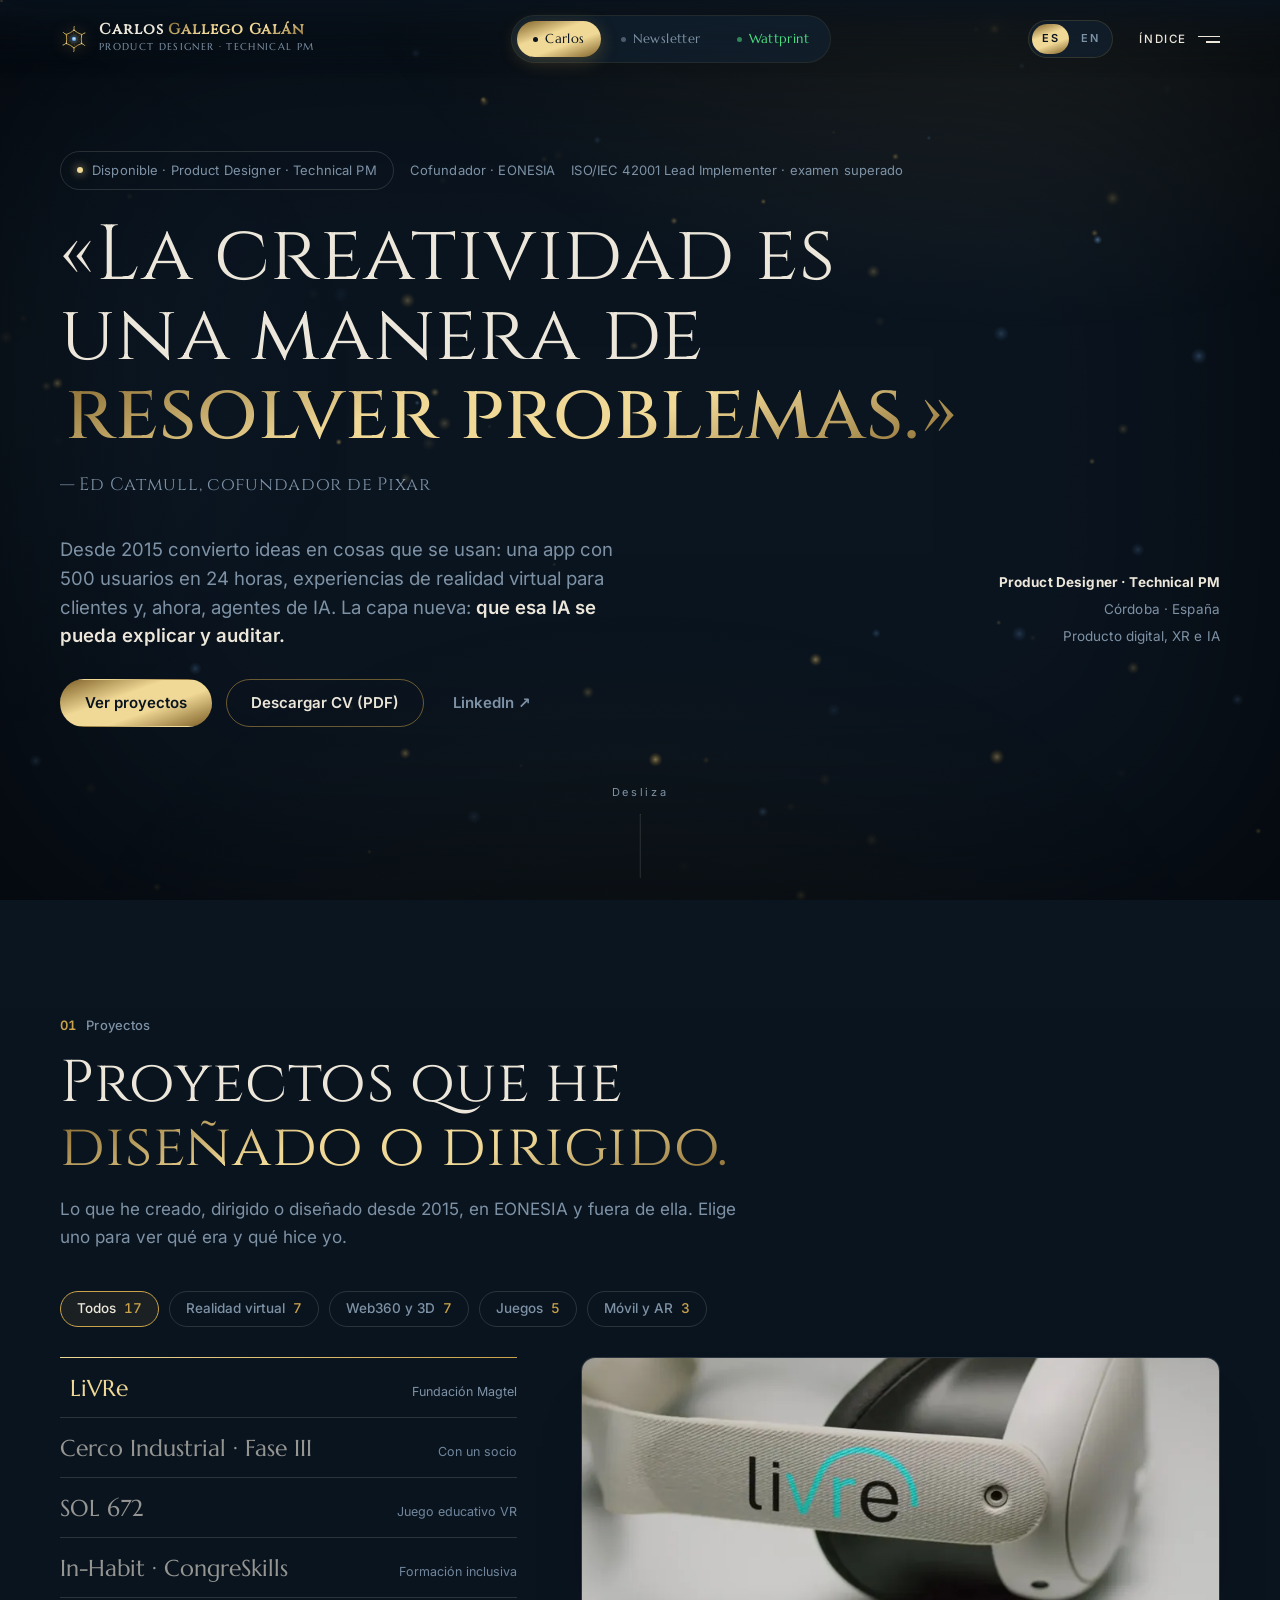
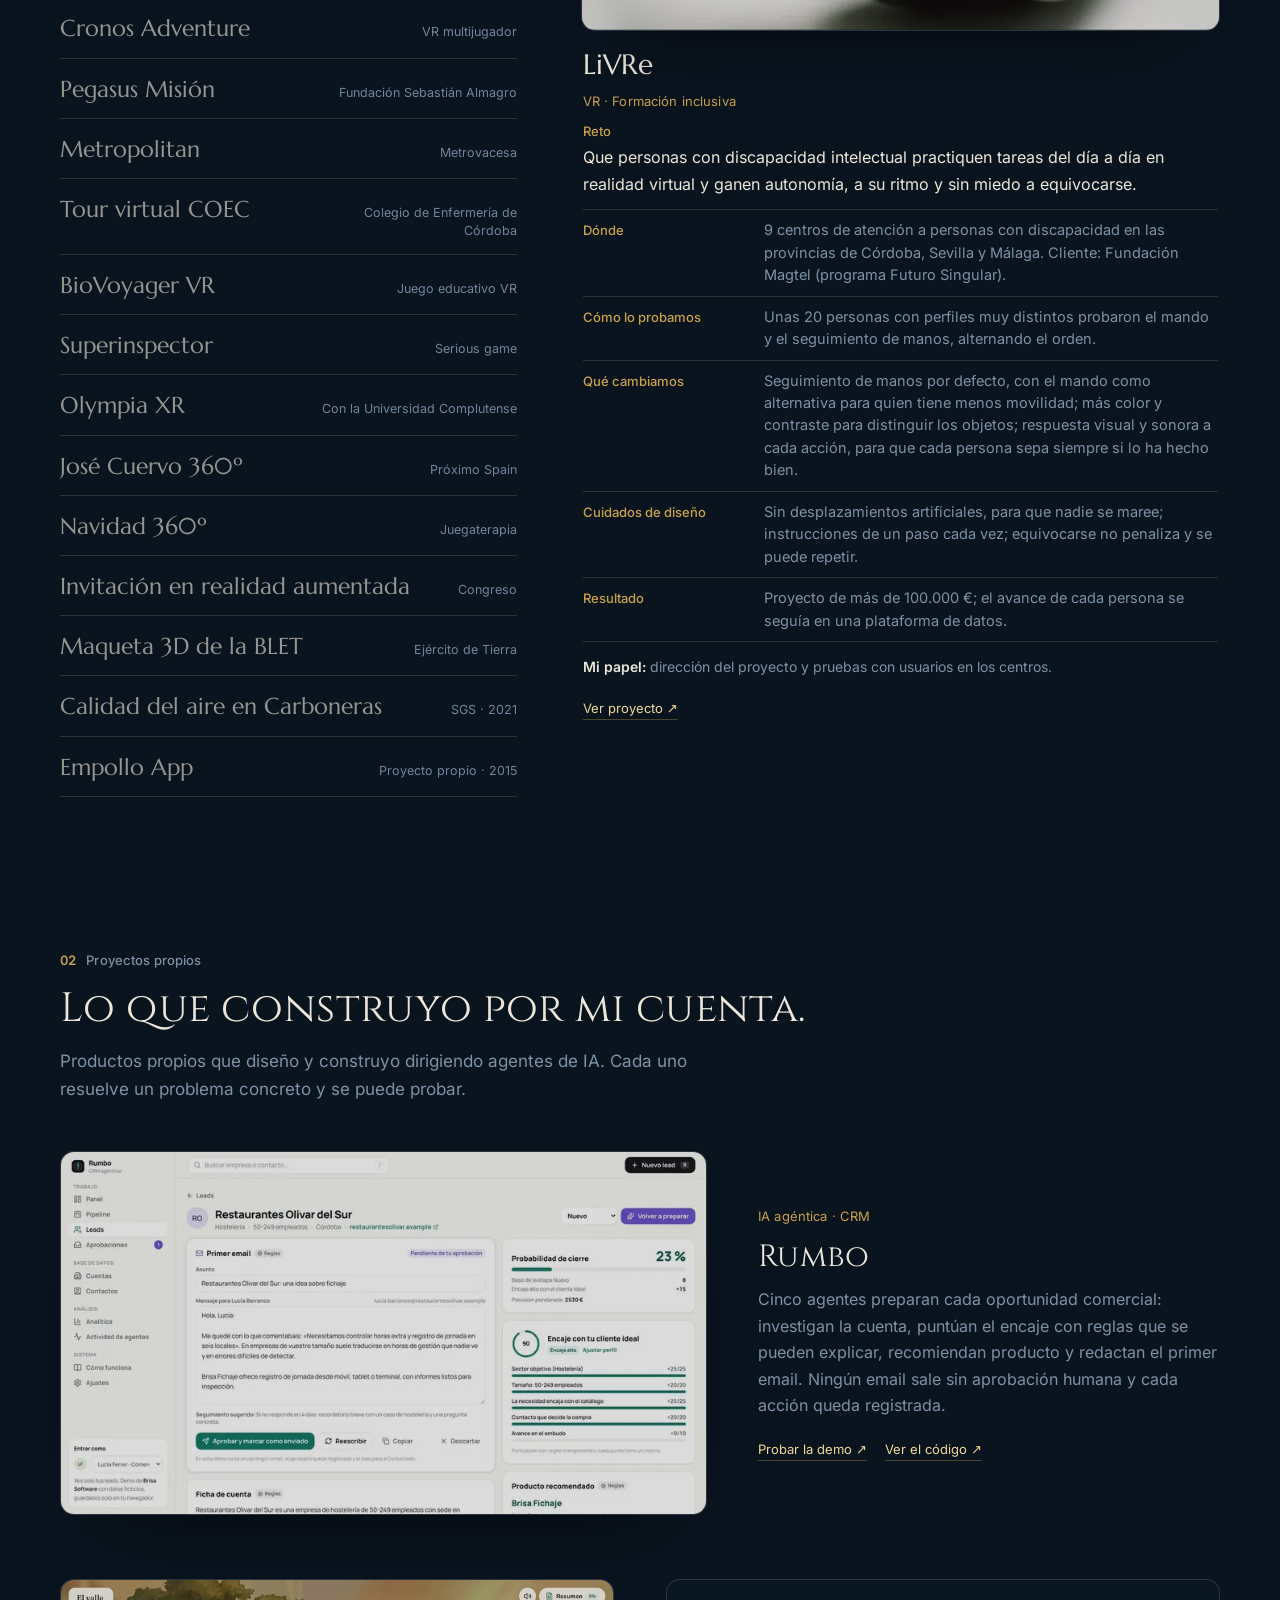
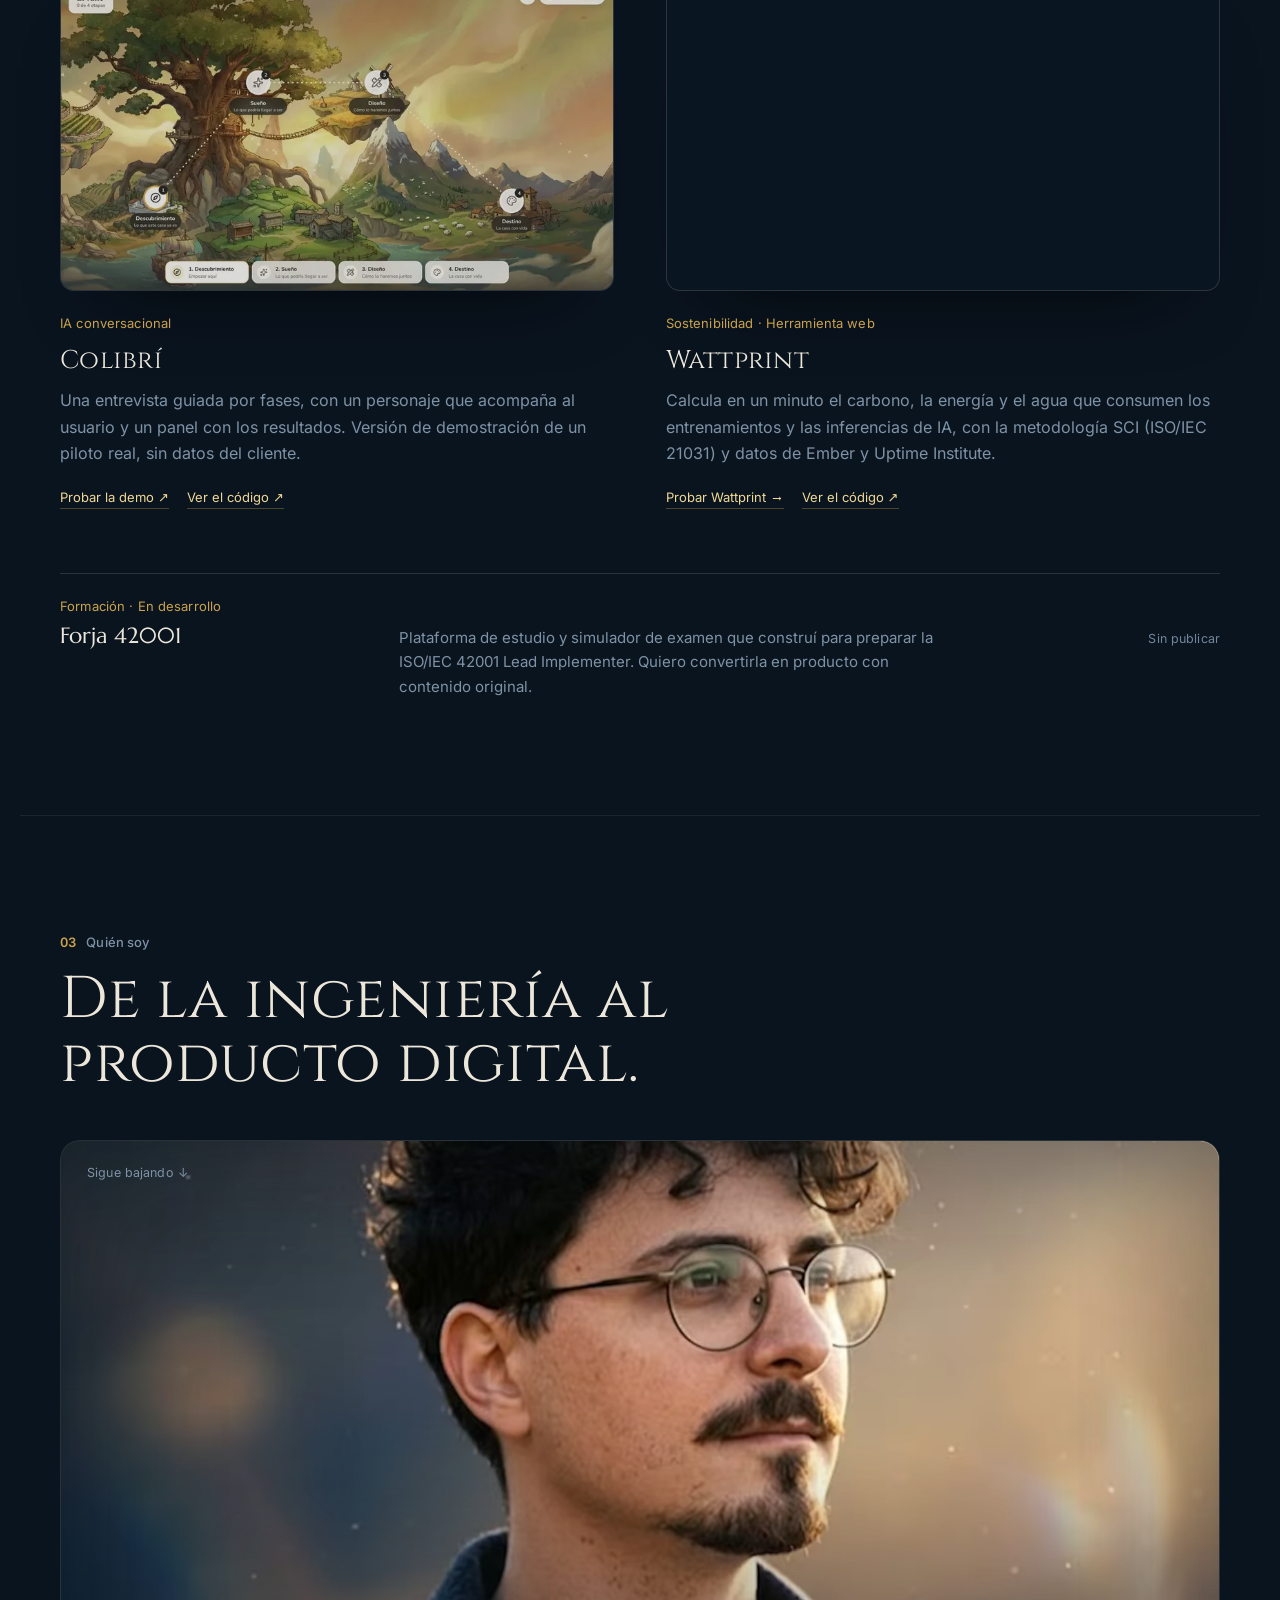
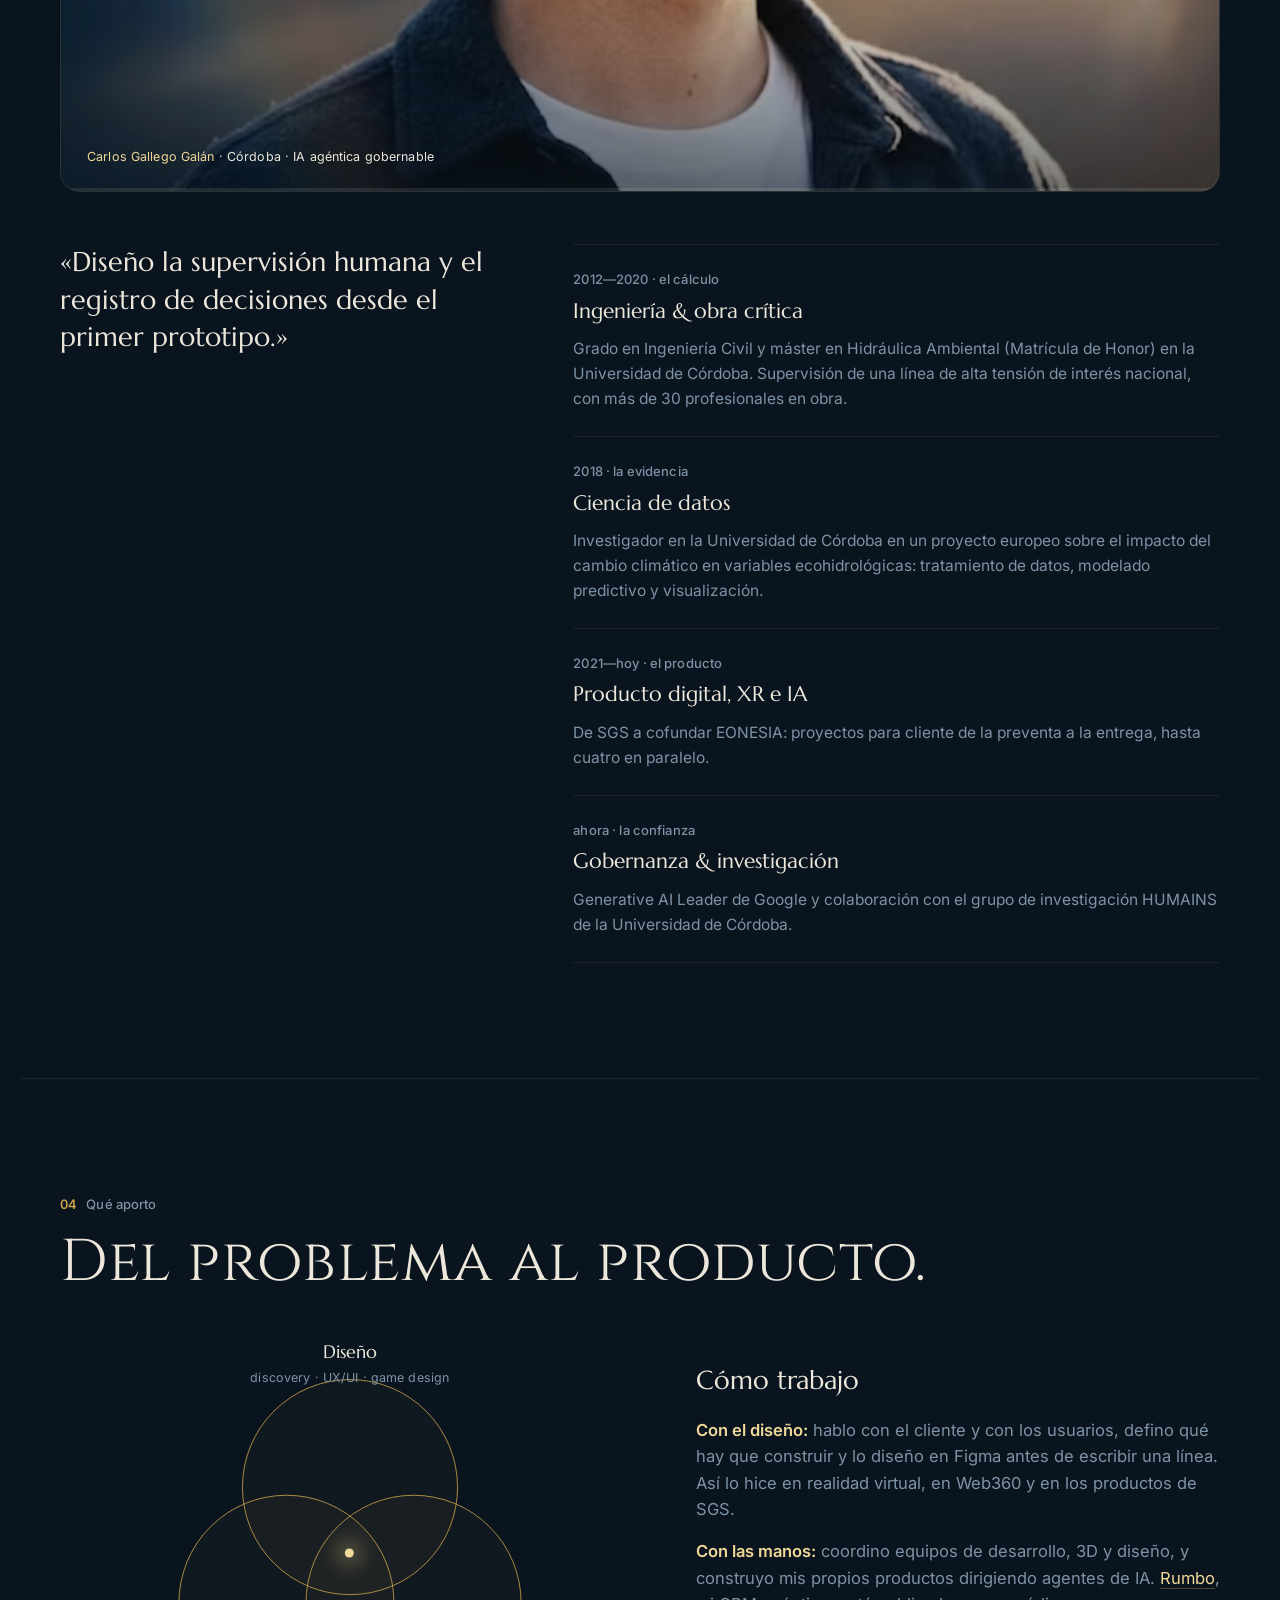
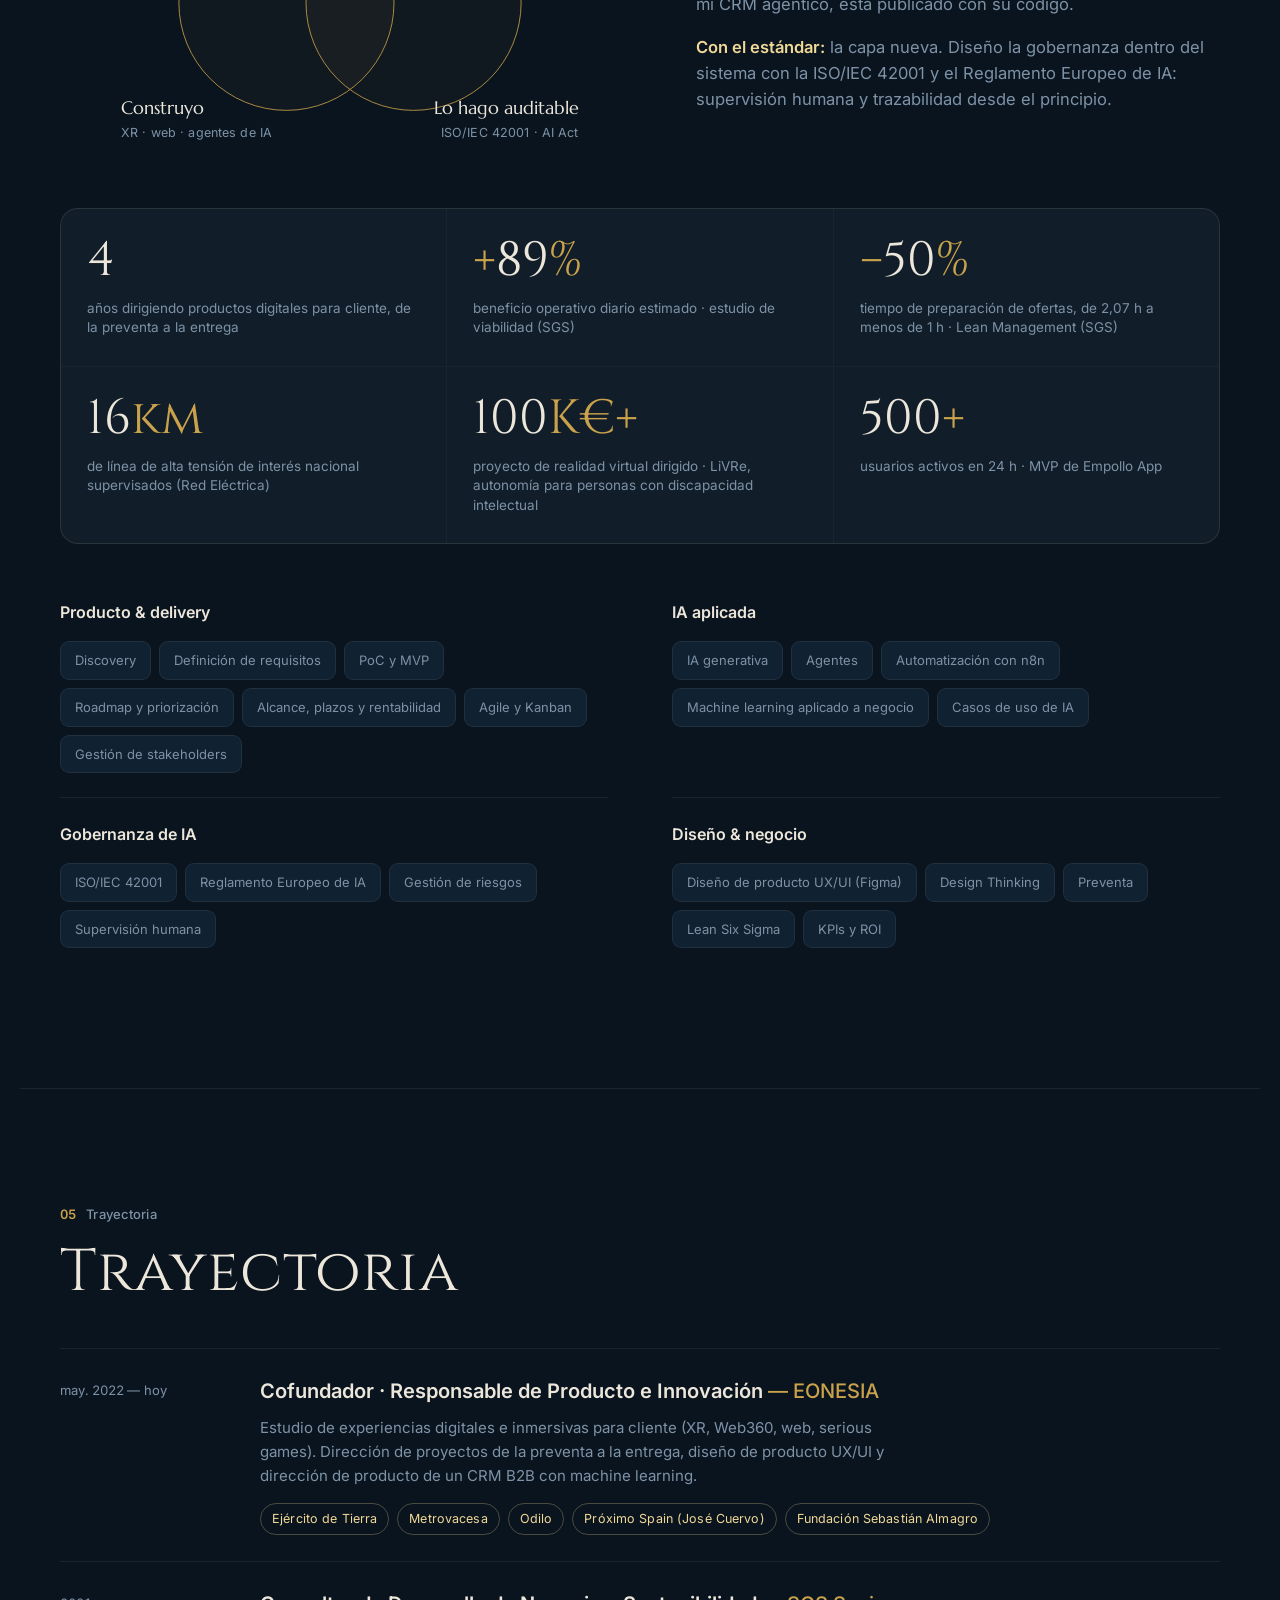
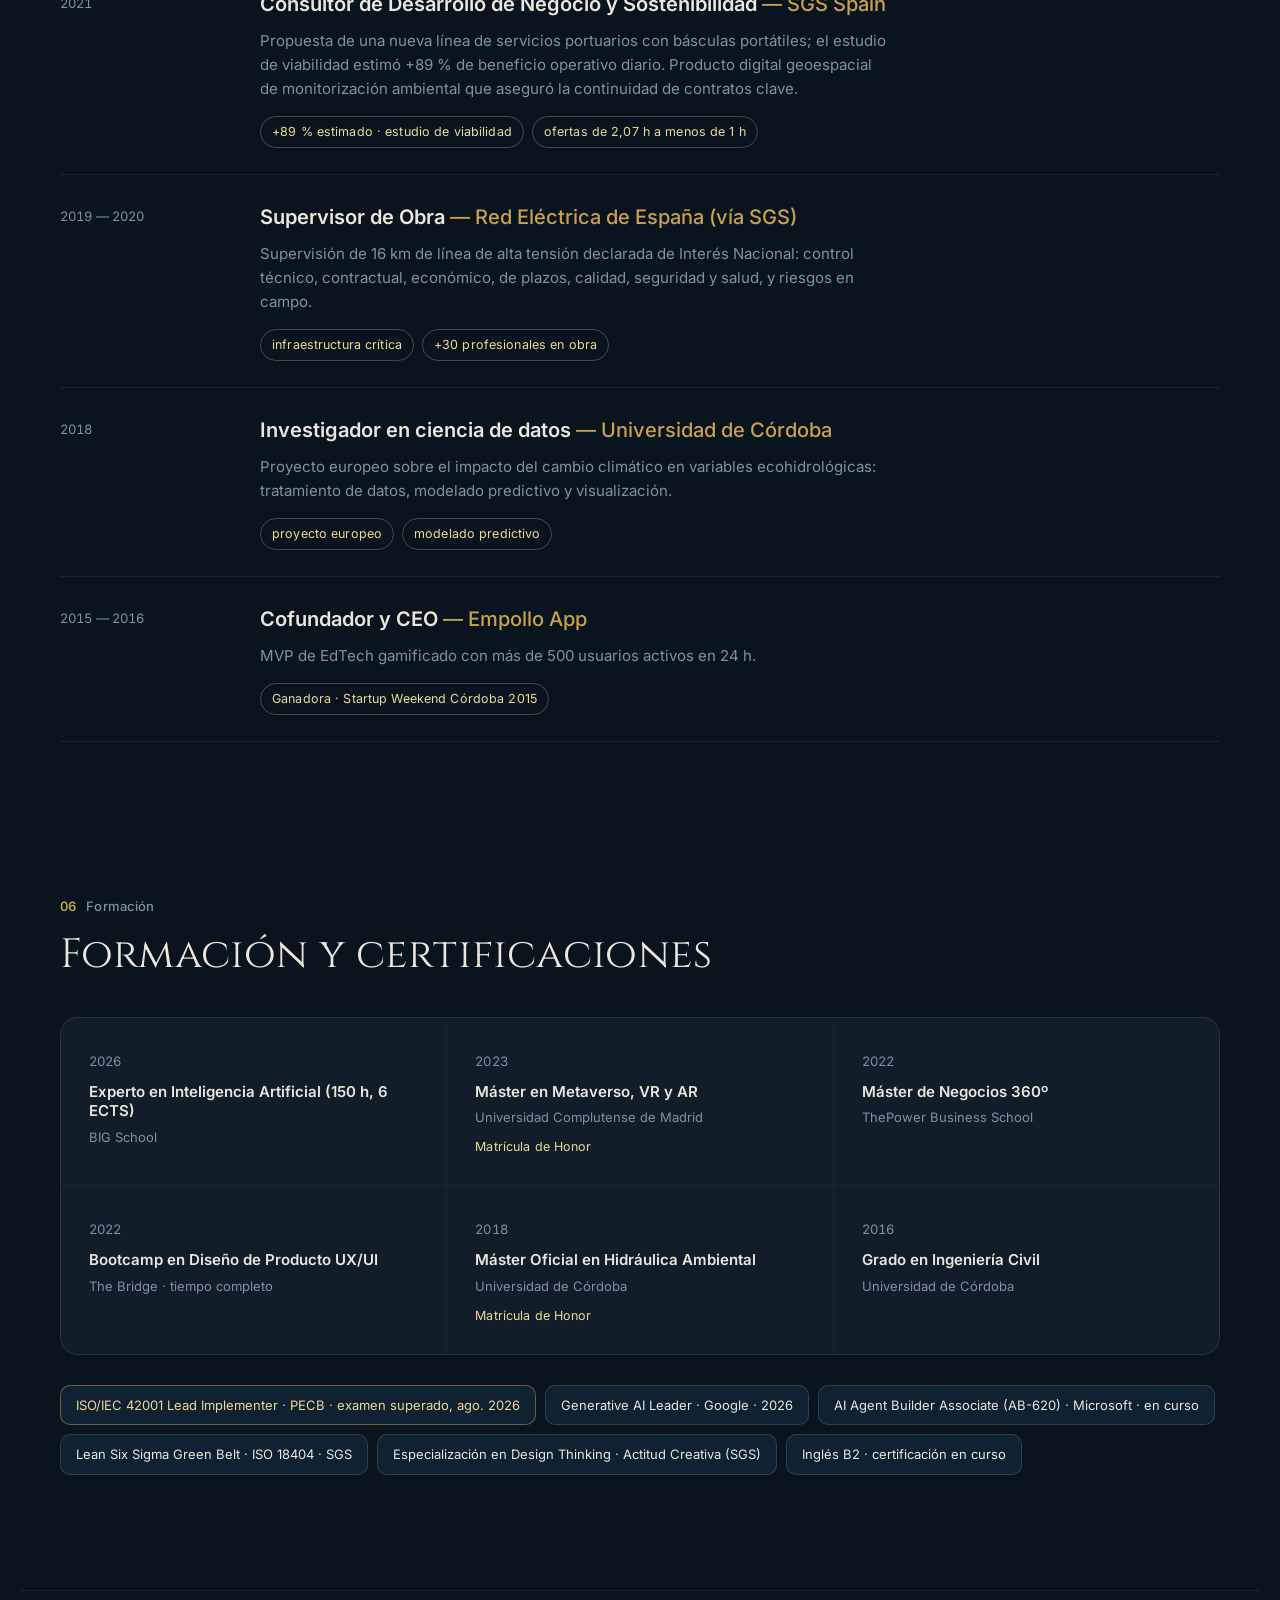
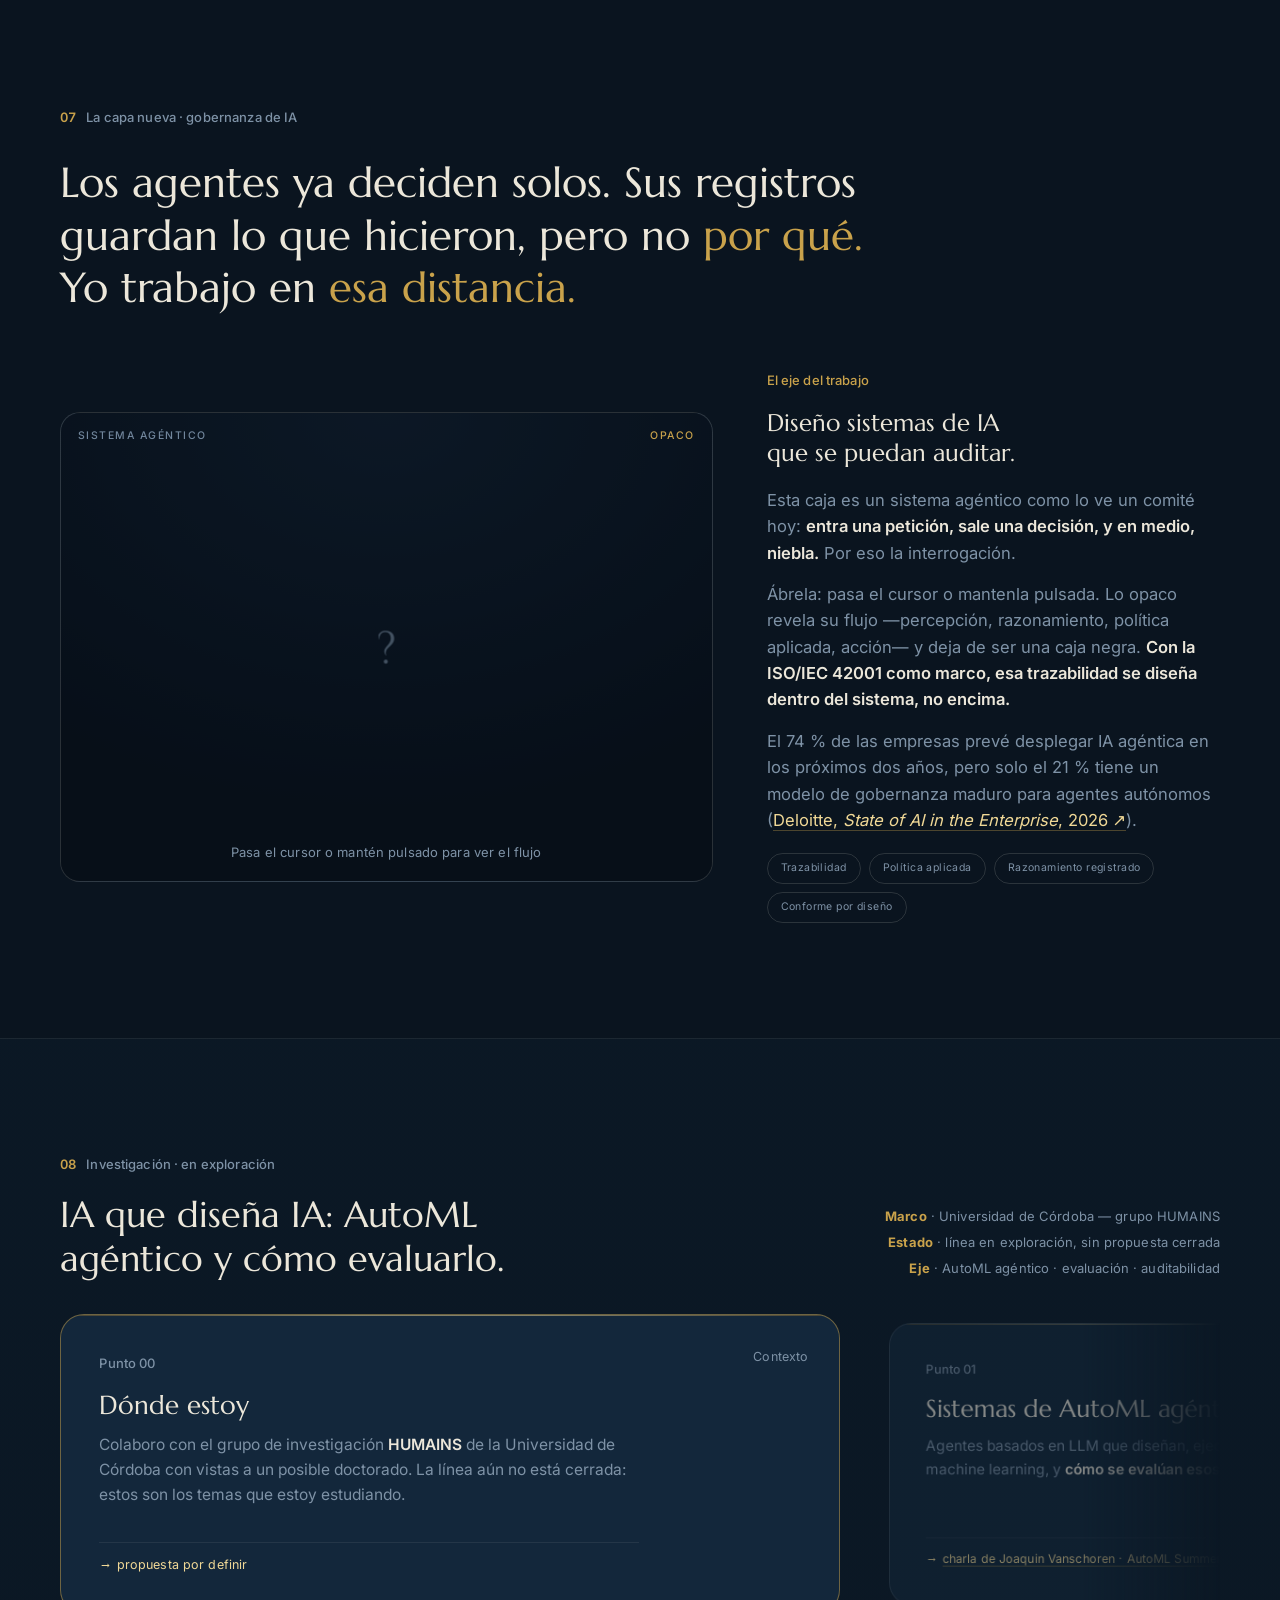
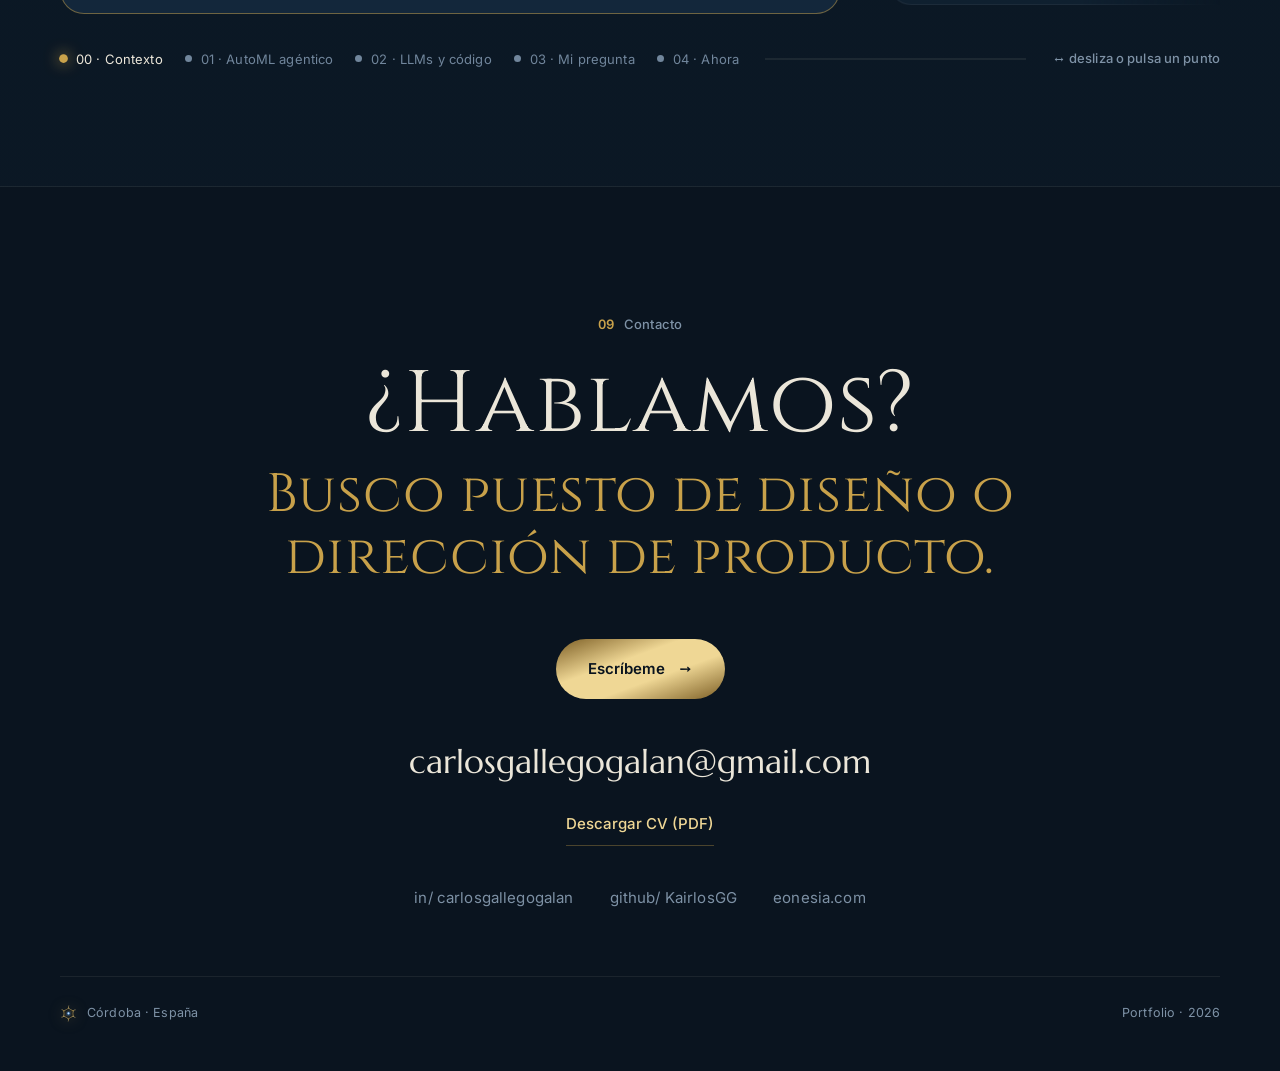
<file: index.html>
<!DOCTYPE html>
<html lang="es">
<head>
<meta charset="UTF-8"/>
<meta name="viewport" content="width=device-width, initial-scale=1.0"/>
<title>Carlos Gallego Galán — Product Designer · Technical PM</title>
<meta name="description" content="Diseño y dirección de producto. Realidad virtual para salud e inclusión, herramientas web y agentes de IA con supervisión humana. Córdoba, remoto."/>
<meta name="theme-color" content="#0A141F"/>
<meta property="og:title" content="Carlos Gallego Galán — Product Designer · Technical PM"/>
<meta property="og:description" content="Diseño y dirección de producto. Realidad virtual para salud e inclusión, herramientas web y agentes de IA con supervisión humana. Córdoba, remoto."/>
<!-- meta:begin -->
<link rel="canonical" href="https://neocortech-kohl.vercel.app/"/>
<link rel="alternate" hreflang="es" href="https://neocortech-kohl.vercel.app/"/>
<link rel="alternate" hreflang="en" href="https://neocortech-kohl.vercel.app/en"/>
<link rel="alternate" hreflang="x-default" href="https://neocortech-kohl.vercel.app/"/>
<meta property="og:locale" content="es_ES"/>
<meta property="og:locale:alternate" content="en_GB"/>
<script type="application/ld+json">{"@context":"https://schema.org","@type":"Person","@id":"https://neocortech-kohl.vercel.app/#carlos","name":"Carlos Gallego Galán","jobTitle":"Product Designer · Technical PM","description":"Diseño y dirección de producto. Realidad virtual para salud e inclusión, herramientas web y agentes de IA con supervisión humana. Córdoba, remoto.","url":"https://neocortech-kohl.vercel.app/","image":"https://neocortech-kohl.vercel.app/assets/cine-poster.webp","address":{"@type":"PostalAddress","addressLocality":"Córdoba","addressCountry":"ES"},"sameAs":["https://www.linkedin.com/in/carlosgallegogalan","https://github.com/KairlosGG"]}</script>
<meta property="og:type" content="website"/>
<meta property="og:url" content="https://neocortech-kohl.vercel.app/"/>
<meta property="og:image" content="https://neocortech-kohl.vercel.app/assets/og-carlos-es.jpg"/>
<meta property="og:image:width" content="1200"/>
<meta property="og:image:height" content="630"/>
<meta name="twitter:card" content="summary_large_image"/>
<meta name="twitter:image" content="https://neocortech-kohl.vercel.app/assets/og-carlos-es.jpg"/>
<!-- meta:end -->
<script defer fetchpriority="high" src="/assets/js/gsap-3.15.0.min.js"></script>
<script defer fetchpriority="high" src="/assets/js/ScrollTrigger-3.15.0.min.js"></script>
<script defer fetchpriority="high" src="/assets/js/lenis-1.3.23.min.js"></script>
<script defer fetchpriority="high" src="/assets/js/app.39bf39cf3b.js"></script>
<link rel="preload" href="/assets/fonts/cinzel-latin-400-normal.woff2" as="font" type="font/woff2" crossorigin/>
<link rel="preload" href="/assets/fonts/cinzel-latin-500-normal.woff2" as="font" type="font/woff2" crossorigin/>
<style>@font-face{font-family:'Cinzel';font-style:normal;font-weight:400;font-display:swap;src:url(/assets/fonts/cinzel-latin-400-normal.woff2) format('woff2')}@font-face{font-family:'Cinzel';font-style:normal;font-weight:500;font-display:swap;src:url(/assets/fonts/cinzel-latin-500-normal.woff2) format('woff2')}@font-face{font-family:'Inter';font-style:normal;font-weight:400;font-display:swap;src:url(/assets/fonts/inter-latin-400-normal.woff2) format('woff2')}@font-face{font-family:'Inter';font-style:normal;font-weight:500;font-display:swap;src:url(/assets/fonts/inter-latin-500-normal.woff2) format('woff2')}@font-face{font-family:'Inter';font-style:normal;font-weight:600;font-display:swap;src:url(/assets/fonts/inter-latin-600-normal.woff2) format('woff2')}@font-face{font-family:'Inter';font-style:normal;font-weight:700;font-display:swap;src:url(/assets/fonts/inter-latin-700-normal.woff2) format('woff2')}@font-face{font-family:'Cinzel Decorative';font-style:normal;font-weight:700;font-display:swap;src:url(/assets/fonts/cinzel-decorative-latin-700-normal.woff2) format('woff2')}@font-face{font-family:'Marcellus';font-style:normal;font-weight:400;font-display:swap;src:url(/assets/fonts/marcellus-latin-400-normal.woff2) format('woff2')}@font-face{font-family:"Cinzel Fallback";src:local("Times New Roman"),local("TimesNewRomanPSMT"),local("Liberation Serif"),local("Tinos"),local("Times");size-adjust:131.5%;ascent-override:74.2%;descent-override:28.3%;line-gap-override:0%}@font-face{font-family:"Marcellus Fallback";src:local("Times New Roman"),local("TimesNewRomanPSMT"),local("Liberation Serif"),local("Tinos"),local("Times");size-adjust:110.7%;ascent-override:88%;descent-override:25.3%;line-gap-override:0%}@font-face{font-family:"Inter Fallback";src:local("Arial"),local("ArialMT"),local("Liberation Sans"),local("Arimo"),local("Helvetica");size-adjust:105.5%;ascent-override:91.8%;descent-override:22.9%;line-gap-override:0%}</style>
<link rel="icon" type="image/svg+xml" href="data:image/svg+xml,%3Csvg xmlns='http://www.w3.org/2000/svg' viewBox='0 0 120 120'%3E%3Cpath d='M60 22 Q74.5 34.9 92.9 41 Q89 60 92.9 79 Q74.5 85.1 60 98 Q45.5 85.1 27.1 79 Q31 60 27.1 41 Q45.5 34.9 60 22 Z' fill='none' stroke='%23C9A24B' stroke-width='8' stroke-linejoin='round'/%3E%3Ccircle cx='60' cy='60' r='14' fill='%235B8FC6'/%3E%3Ccircle cx='60' cy='60' r='7' fill='%237FB4E8'/%3E%3C/svg%3E"/>
<script>document.documentElement.className='js';</script>
<script>(function(){var l='es';window.NC_LANG=l;window.NCT=function(es,en){return l==='en'?en:es;};var q=null;try{q=new URLSearchParams(location.search).get('lang');}catch(e){}if(q&&q!==l&&(q==='en'||q==='es')){location.replace('/en'+location.hash);return;}try{localStorage.setItem('nc_lang',l);}catch(e){}})();</script>
<style>
:root{
  --night:#0A141F; --night2:#0D1B29; --slate:#13273B;
  --line:rgba(236,231,218,.075); --line2:rgba(236,231,218,.15);
  --gold:#C9A24B; --gold-bright:#F0D896; --gold-deep:#7D5F26;
  --arcane:#5B8FC6; --arcane-glow:#7FB4E8;
  --bone:#ECE7DA; --muted:#7E92A6; --muted2:#52677E;
  --metal:linear-gradient(160deg,var(--gold-deep) 0%,var(--gold-bright) 38%,var(--gold-bright) 62%,var(--gold-deep) 100%);
  /* TYPE SYSTEM — 3 deliberate tiers */
  --display:"Cinzel",Georgia,serif;        /* headlines, numbers, editorial */
  --ui:"Inter",system-ui,sans-serif;       /* body, leads, nav, UI */
  --mono:"Cinzel",Georgia,serif;           /* labels, technical — versalitas */
  --w:1240px; --gut:40px; --e:cubic-bezier(.19,1,.22,1); --e2:cubic-bezier(.76,0,.24,1);
}
*{box-sizing:border-box;margin:0;padding:0}
html{scrollbar-color:var(--slate) var(--night)}
:focus-visible{outline:2px solid var(--gold);outline-offset:3px;border-radius:4px}
.lenis.lenis-smooth{scroll-behavior:auto!important}
.lenis.lenis-stopped{overflow:clip}
::selection{background:var(--gold);color:#0A141F}
body{background:var(--night);color:var(--bone);font-family:var(--ui);font-size:17px;line-height:1.6;-webkit-font-smoothing:antialiased;overflow-x:hidden;-webkit-tap-highlight-color:transparent}
body.menu-open{overflow:hidden}
a{color:inherit;text-decoration:none}
img{display:block;max-width:100%}
.wrap{max-width:var(--w);margin:0 auto;padding:0 var(--gut);position:relative}
@media(max-width:600px){:root{--gut:22px}}

/* atmosphere */
#field{position:fixed;inset:0;z-index:0;pointer-events:none}
.atmo{position:fixed;inset:0;z-index:0;pointer-events:none;
  background:radial-gradient(1200px 760px at 80% -12%,rgba(201,162,75,.14),transparent 58%),radial-gradient(900px 680px at -10% 42%,rgba(91,143,198,.06),transparent 55%),radial-gradient(1000px 760px at 50% 118%,rgba(125,95,38,.09),transparent 60%)}
.grain{position:fixed;inset:-12%;z-index:1;pointer-events:none;opacity:.05;mix-blend-mode:overlay;will-change:transform;
  background-image:url("data:image/svg+xml,%3Csvg xmlns='http://www.w3.org/2000/svg' width='260' height='260'%3E%3Cfilter id='n'%3E%3CfeTurbulence type='fractalNoise' baseFrequency='.9' numOctaves='2'/%3E%3C/filter%3E%3Crect width='100%25' height='100%25' filter='url(%23n)'/%3E%3C/svg%3E");animation:gr 6.5s steps(7) infinite}
@keyframes gr{0%,100%{transform:translate(0,0)}25%{transform:translate(-2%,3%)}50%{transform:translate(3%,-2%)}75%{transform:translate(-3%,-2%)}}
.vig{position:fixed;inset:0;z-index:1;pointer-events:none;box-shadow:inset 0 0 280px 40px rgba(0,0,0,.6)}

/* loader */
#loader{position:fixed;inset:0;z-index:300;background:var(--night);display:none;align-items:center;justify-content:center}
.js #loader{display:flex}
#loader .mk{width:46px;height:46px}
.curtain{position:fixed;inset:0;z-index:290;pointer-events:none;display:none}
.js .curtain{display:flex}
.curtain i{flex:1;background:var(--night);border-right:1px solid rgba(201,162,75,.05)}

#prog{position:fixed;top:0;left:0;height:2px;width:100%;background:var(--metal);z-index:160;transform:scaleX(0);transform-origin:left}

/* ---------- minimal header + overlay menu ---------- */
header.nav{position:fixed;top:0;left:0;right:0;z-index:170;transition:transform .5s var(--e)}
header.nav.hide{transform:translateY(-105%)}
.nav .wrap{display:flex;align-items:center;justify-content:space-between;height:78px}
.nav::before{content:"";position:absolute;inset:0;background:linear-gradient(rgba(10,20,31,.8),transparent);backdrop-filter:blur(8px);-webkit-backdrop-filter:blur(8px);-webkit-mask:linear-gradient(#000,transparent);mask:linear-gradient(#000,transparent);z-index:-1;transition:opacity .4s}
.brand{display:flex;align-items:center;gap:11px;z-index:2}
.brand .wm{display:block;font-family:"Cinzel Decorative",var(--display);font-weight:700;font-size:14.5px;letter-spacing:.1em;color:var(--bone);line-height:1}
.brand .wm .neo{background:var(--metal);-webkit-background-clip:text;background-clip:text;color:transparent}
.brand .sub{display:block;font-family:"Marcellus",var(--display);font-size:9.5px;letter-spacing:.24em;color:var(--gold-deep);text-transform:uppercase;margin-top:3px}
.mk{width:25px;height:25px;filter:drop-shadow(0 1px 7px rgba(201,162,75,.5))}
.brand .mk{width:28px;height:28px}
/* switch — navegación del ecosistema (píldora dorada = activo) */
.switch{display:flex;align-items:center;gap:4px;padding:5px;border:1px solid rgba(201,162,75,.10);border-radius:40px;background:rgba(19,39,59,.5);z-index:2}
.switch a{padding:8px 16px;border-radius:40px;font-family:"Marcellus",var(--display);font-size:13px;letter-spacing:.03em;color:var(--muted);transition:color .3s,background .3s;white-space:nowrap}
.switch a .dot{display:inline-block;width:5px;height:5px;border-radius:50%;background:currentColor;margin-right:7px;vertical-align:middle;opacity:.55}
.switch a:hover{color:var(--bone)}
.switch a.on{color:var(--night);background:var(--metal);box-shadow:0 4px 18px rgba(201,162,75,.28)}
.switch a.on .dot{opacity:1;background:var(--night)}
.switch a.wp{color:#4ADE80}
.switch a.wp.on{color:var(--night)}
@media(max-width:980px){
  .nav .wrap{height:auto;min-height:64px;flex-wrap:wrap;padding-top:12px;padding-bottom:12px;row-gap:10px}
  .switch{order:3;width:100%;justify-content:space-between}
  .switch a{flex:1;text-align:center;padding:8px 4px;font-size:12px}
  .switch a .dot{display:none}
}
.nav-right{display:flex;align-items:center;gap:26px;z-index:2}
@keyframes bk{0%,100%{opacity:1}50%{opacity:.3}}
.menu-btn{display:inline-flex;align-items:center;gap:11px;font-family:var(--mono);font-size:12px;letter-spacing:.14em;text-transform:uppercase;color:var(--bone);background:none;border:0;cursor:pointer;padding:8px 0}
.menu-btn .bars{display:flex;flex-direction:column;gap:4px;width:22px}
.menu-btn .bars i{height:1.5px;background:var(--bone);transition:transform .4s var(--e),opacity .3s}
.menu-btn .bars i:nth-child(1){width:22px}.menu-btn .bars i:nth-child(2){width:14px;align-self:flex-end}
.menu-open .menu-btn .bars i:nth-child(1){transform:translateY(5.5px) rotate(45deg)}
.menu-open .menu-btn .bars i:nth-child(2){width:22px;transform:translateY(-0px) rotate(-45deg)}

#overlay{position:fixed;inset:0;z-index:165;background:rgba(10,20,31,.94);backdrop-filter:blur(16px);-webkit-backdrop-filter:blur(16px);
  display:grid;grid-template-columns:1.4fr .9fr;align-items:center;clip-path:inset(0 0 100% 0);pointer-events:none}
#overlay.open{pointer-events:auto}
@media(max-width:820px){#overlay{grid-template-columns:1fr;align-content:center}}
.ov-nav{padding:0 var(--gut) 0 max(var(--gut),calc((100vw - var(--w))/2 + var(--gut)))}
.ov-nav a{display:flex;align-items:baseline;gap:18px;font-family:var(--display);font-weight:400;font-size:clamp(26px,4.2vw,52px);line-height:1.24;letter-spacing:.02em;color:var(--bone);padding:4px 0;transition:color .35s,padding-left .4s var(--e);position:relative}
.ov-nav a .on{font-family:var(--mono);font-size:13px;color:var(--muted2);font-weight:400}
.ov-nav a:hover{color:var(--gold);padding-left:14px}
.ov-nav a em{font-style:normal;background:var(--metal);-webkit-background-clip:text;background-clip:text;color:transparent}
.ov-side{padding:0 max(var(--gut),calc((100vw - var(--w))/2 + var(--gut))) 0 var(--gut);border-left:1px solid var(--line)}
@media(max-width:820px){.ov-side{border-left:0;margin-top:38px}}
.ov-side .lab{font-family:var(--mono);font-size:10.5px;letter-spacing:.2em;text-transform:uppercase;color:var(--muted2);margin-bottom:14px}
.ov-side a.ci{display:block;font-family:var(--ui);font-size:15px;color:var(--muted);margin-bottom:9px;transition:color .3s}
.ov-side a.ci:hover{color:var(--gold-bright)}
.ov-side .st{margin-top:28px;display:inline-flex;align-items:center;gap:9px;font-family:var(--mono);font-size:11px;letter-spacing:.12em;text-transform:uppercase;color:var(--muted);border:1px solid var(--line2);border-radius:30px;padding:9px 15px}
.ov-side .st .dot{width:6px;height:6px;border-radius:50%;background:var(--gold-bright);box-shadow:0 0 10px var(--gold-bright)}

/* ---------- type helpers ---------- */
.eyebrow{display:flex;align-items:center;gap:14px;font-family:var(--mono);font-size:11px;letter-spacing:.28em;text-transform:uppercase;color:var(--gold)}
.eyebrow::before{content:"";width:38px;height:1px;background:currentColor;opacity:.6}
.eyebrow .n{color:var(--muted2)}
h2.sec{font-family:var(--display);font-weight:400;font-size:clamp(30px,4.6vw,60px);line-height:1.08;letter-spacing:.01em;margin-top:24px}
h2.sec em{font-style:normal;font-weight:500;background:var(--metal);-webkit-background-clip:text;background-clip:text;color:transparent}
.lead{color:var(--muted);max-width:60ch;margin-top:26px;font-size:19px;line-height:1.55}
.lead strong{color:var(--bone);font-weight:600}
h2.sec,footer .foot-h,.box-copy h3,.conv-copy h3,.t-title{text-wrap:balance}
.line-mask{overflow:hidden;display:block}
.line-mask>span{display:block;will-change:transform}

section{position:relative;z-index:2;padding:clamp(100px,13vw,190px) 0}
.rule{height:1px;background:var(--line);max-width:var(--w);margin:0 auto}
.rvx{opacity:0;transform:translateY(30px)}

/* ---------- hero ---------- */
.hero{min-height:100svh;display:flex;flex-direction:column;justify-content:center;padding-top:120px;padding-bottom:74px;overflow:hidden}
.hero .tagrow{display:flex;align-items:center;gap:16px;flex-wrap:wrap;font-family:var(--mono);font-size:11px;letter-spacing:.2em;text-transform:uppercase;color:var(--muted)}
.hero .tagrow .pill{border:1px solid var(--line2);border-radius:40px;padding:8px 16px;display:inline-flex;align-items:center;gap:9px}
.hero .tagrow .pill .dot{width:6px;height:6px;border-radius:50%;background:var(--gold-bright);box-shadow:0 0 10px var(--gold-bright)}
.hero h1{font-family:var(--display);font-weight:400;font-size:clamp(38px,8.2vw,128px);line-height:1.02;letter-spacing:.01em;margin:36px 0 0}
.hero h1 .l2{padding-left:.06em}
.hero h1 .it{font-style:normal;font-weight:500;background:var(--metal);-webkit-background-clip:text;background-clip:text;color:transparent}
.hero-foot{display:flex;justify-content:space-between;align-items:flex-end;gap:44px;margin-top:58px;flex-wrap:wrap}
.hero-foot .intro{color:var(--muted);max-width:48ch;font-size:18.5px;line-height:1.55}
.hero-foot .intro strong{color:var(--bone);font-weight:600}
.hero-foot .meta{font-family:var(--mono);font-size:12px;color:var(--muted);text-align:right;line-height:2}
.hero-foot .meta b{color:var(--bone);font-weight:700}
@media(max-width:700px){.hero-foot .meta{text-align:left}}
.scrollcue{display:flex;align-items:center;gap:12px;margin-top:52px;color:var(--muted2);font-family:var(--mono);font-size:10.5px;letter-spacing:.26em;text-transform:uppercase}
.scrollcue .ln{width:60px;height:1px;background:var(--line2);overflow:hidden;position:relative}
.scrollcue .ln::after{content:"";position:absolute;inset:0;width:40%;background:var(--gold);animation:sl 2.2s var(--e) infinite}
@keyframes sl{0%{transform:translateX(-120%)}100%{transform:translateX(320%)}}

/* marquee */
.marquee{border-top:1px solid var(--line);border-bottom:1px solid var(--line);overflow:hidden;padding:20px 0;background:rgba(13,27,41,.4);position:relative;z-index:2}
.mqt{display:flex;width:max-content;will-change:transform}
.mqi{display:flex;align-items:center;gap:28px;padding:0 28px;font-family:var(--mono);font-size:13px;letter-spacing:.2em;text-transform:uppercase;color:var(--muted);white-space:nowrap}
.mqi i{width:6px;height:6px;background:var(--gold);transform:rotate(45deg)}
.mqi b{color:var(--bone);font-weight:400}

/* manifesto + black box */
.mani .big{font-family:var(--display);font-weight:400;font-size:clamp(24px,3.7vw,48px);line-height:1.28;letter-spacing:.01em;max-width:19ch;margin-top:30px}
.mani .big .w{color:var(--muted2);transition:color .5s var(--e)}
.mani .big .w.lit{color:var(--bone)}
.mani .big .w.acc.lit{color:var(--gold)}
.box-wrap{margin-top:90px;display:grid;grid-template-columns:1.18fr .82fr;gap:54px;align-items:center}
@media(max-width:920px){.box-wrap{grid-template-columns:1fr;gap:36px}}
.bb{position:relative;aspect-ratio:1/.72;border-radius:20px;border:1px solid var(--line2);overflow:hidden;cursor:none;background:radial-gradient(120% 120% at 50% 0%,#16283C,#08101A 70%)}
.bb canvas{position:absolute;inset:0;width:100%;height:100%}
.bb .hint{position:absolute;left:0;right:0;bottom:18px;text-align:center;font-family:var(--mono);font-size:10.5px;letter-spacing:.22em;text-transform:uppercase;color:var(--muted);pointer-events:none;transition:opacity .4s;z-index:3}
.bb .corner{position:absolute;font-family:var(--mono);font-size:9.5px;letter-spacing:.16em;text-transform:uppercase;color:var(--muted2);z-index:3;pointer-events:none}
.bb .corner.tl{top:15px;left:17px}
.bb .corner.tr{top:15px;right:17px;color:var(--gold)}
.box-copy .km{font-family:var(--mono);font-size:11px;letter-spacing:.2em;text-transform:uppercase;color:var(--gold);margin-bottom:18px}
.box-copy h3{font-family:var(--display);font-weight:400;font-size:24px;line-height:1.24;letter-spacing:.01em;margin-bottom:18px}
.box-copy p{color:var(--muted);font-size:16.5px;margin-bottom:15px}
.box-copy p strong{color:var(--bone);font-weight:600}
.box-copy .tags{display:flex;flex-wrap:wrap;gap:8px;margin-top:20px}
.box-copy .tg{font-family:var(--mono);font-size:10.5px;letter-spacing:.04em;color:var(--muted);border:1px solid var(--line2);border-radius:30px;padding:6px 13px}

/* ---------- perfil + cinematic portrait ---------- */
/* cinematic video banner */
.cinema{position:relative;width:100%;aspect-ratio:16/9;border-radius:20px;overflow:hidden;border:1px solid var(--line2);margin-top:58px;background:#08101A;box-shadow:0 50px 120px -55px rgba(0,0,0,.95)}
.cinema video,.cinema .poster{position:absolute;inset:0;width:100%;height:100%;object-fit:cover;display:block}
.cinema .grade{position:absolute;inset:0;pointer-events:none;background:linear-gradient(192deg,transparent 42%,rgba(10,20,31,.66))}
.cinema .edge{position:absolute;inset:0;pointer-events:none;box-shadow:inset 0 0 130px 12px rgba(10,20,31,.5);border-radius:20px}
.cinema .cap{position:absolute;left:26px;bottom:24px;z-index:3;font-family:var(--mono);font-size:10.5px;letter-spacing:.16em;text-transform:uppercase;color:var(--bone)}
.cinema .cap span{color:var(--gold-bright)}
.cinema .tc{position:absolute;right:24px;top:22px;z-index:3;font-family:var(--mono);font-size:10px;letter-spacing:.14em;color:var(--muted);display:flex;align-items:center;gap:8px;text-transform:uppercase}
.cinema .tc .rec{width:7px;height:7px;border-radius:50%;background:var(--gold);box-shadow:0 0 10px var(--gold);animation:bk 2s infinite}
.cinema .scrubhint{position:absolute;left:26px;top:22px;z-index:3;font-family:var(--mono);font-size:10px;letter-spacing:.18em;text-transform:uppercase;color:var(--muted);transition:opacity .4s}
.cinema .ctitle{position:absolute;left:26px;bottom:46px;z-index:3;font-family:var(--display);font-style:normal;font-weight:400;font-size:clamp(15px,1.9vw,22px);color:rgba(236,231,218,.94);text-shadow:0 2px 22px rgba(0,0,0,.55);letter-spacing:.02em}
.cinema .pbar{position:absolute;left:0;right:0;bottom:0;height:3px;background:rgba(236,231,218,.1);z-index:4}
.cinema .pbar i{display:block;height:100%;width:0;background:var(--metal)}
@media(max-width:560px){.cinema .ctitle{font-size:16px;bottom:42px}}
.perfil-grid{display:grid;grid-template-columns:.82fr 1.18fr;gap:64px;margin-top:64px;align-items:start}
.perfil-grid .sticky{position:sticky;top:120px}
@media(max-width:980px){.perfil-grid{grid-template-columns:1fr;gap:36px}.perfil-grid .sticky{position:static}}
.quote{font-family:var(--display);font-style:normal;font-weight:400;font-size:clamp(19px,2.2vw,26px);line-height:1.42;color:var(--bone);letter-spacing:.01em}
.quote .em{color:var(--gold)}
.qmeta{font-family:var(--mono);font-size:11px;letter-spacing:.12em;text-transform:uppercase;color:var(--muted2);margin:22px 0 0}
.lyr{border-top:1px solid var(--line);padding:28px 0;display:grid;grid-template-columns:50px 1fr;gap:22px;transition:background .4s}
.lyr:last-child{border-bottom:1px solid var(--line)}
.lyr:hover{background:linear-gradient(90deg,rgba(201,162,75,.045),transparent 75%)}
.lyr .no{font-family:var(--mono);font-size:12px;color:var(--gold)}
.lyr .k{font-family:var(--mono);font-size:10.5px;letter-spacing:.16em;text-transform:uppercase;color:var(--muted2)}
.lyr h3{font-family:var(--display);font-weight:400;font-size:19px;margin:5px 0 9px;letter-spacing:.01em}
.lyr p{color:var(--muted);font-size:15.5px}

/* ---------- aporto + redesigned Venn ---------- */
.posit{font-family:var(--display);font-weight:400;font-style:normal;font-size:clamp(18px,2.2vw,26px);line-height:1.45;color:var(--bone);max-width:24ch;margin-top:34px}
.posit b{font-style:normal;font-weight:500;color:var(--gold)}
.conv{display:grid;grid-template-columns:1.05fr .95fr;gap:70px;align-items:center;margin-top:70px}
@media(max-width:980px){.conv{grid-template-columns:1fr;gap:50px}}
.venn{position:relative;width:100%;max-width:540px;margin:0 auto;aspect-ratio:1/.93}
.venn-stage{position:absolute;inset:0}
.venn-stage svg{position:absolute;inset:0;width:100%;height:100%;overflow:visible}
.vc{fill:rgba(201,162,75,.05);stroke:var(--gold);stroke-width:1.2;opacity:.85}
.vlbl{position:absolute;max-width:42%}
.vlbl .vn{font-family:var(--mono);font-size:11px;color:var(--gold);letter-spacing:.06em}
.vlbl .vt{font-family:var(--display);font-weight:400;font-size:clamp(15px,1.8vw,18px);margin-top:5px;letter-spacing:.01em;line-height:1.2}
.vlbl .vs{font-family:var(--mono);font-size:10px;letter-spacing:.04em;color:var(--muted);margin-top:5px;text-transform:uppercase}
.vlbl.top{top:-6px;left:50%;transform:translateX(-50%);text-align:center;max-width:60%}
.vlbl.bl{bottom:2%;left:-2%;text-align:left}
.vlbl.br{bottom:2%;right:-2%;text-align:right}
.vcenter{position:absolute;top:53%;left:50%;transform:translate(-50%,-50%);text-align:center;width:46%;z-index:2}
.vcenter .vd{width:9px;height:9px;border-radius:50%;background:var(--gold-bright);box-shadow:0 0 22px 4px rgba(240,216,150,.7);margin:0 auto 12px}
.vcenter .vtxt{font-family:var(--display);font-style:normal;font-size:12.5px;color:var(--gold-bright);line-height:1.3}
@media(max-width:600px){
  .venn{aspect-ratio:auto;max-width:420px}
  .venn-stage{position:relative;width:100%;aspect-ratio:1/.93}
  .vlbl{position:static!important;max-width:none!important;transform:none!important;text-align:left!important;display:grid;grid-template-columns:34px 1fr;gap:0 12px;align-items:baseline;padding:14px 0;border-top:1px solid var(--line)}
  .vlbl .vn{grid-row:span 2}.vlbl .vt{margin-top:0}.vlbl.top{margin-top:14px}
}
.conv-copy h3{font-family:var(--display);font-weight:400;font-size:26px;letter-spacing:.01em;margin-bottom:20px;line-height:1.22}
.conv-copy p{color:var(--muted);font-size:16.5px;margin-bottom:16px}
.conv-copy .hl{color:var(--gold-bright);font-weight:600;color:var(--gold-bright)}
.conv-copy p .hl{font-family:var(--ui)}

.metrics{display:grid;grid-template-columns:repeat(3,1fr);gap:1px;background:var(--line);border:1px solid var(--line);border-radius:18px;overflow:hidden;margin-top:80px}
@media(max-width:720px){.metrics{grid-template-columns:1fr 1fr}}
.metric{background:rgba(13,27,41,.6);padding:36px 30px;transition:background .35s}
.metric:hover{background:var(--slate)}
.metric .v{font-family:var(--display);font-weight:400;font-size:clamp(32px,4.2vw,48px);line-height:1;letter-spacing:0}
.metric .v .u{color:var(--gold)}
.metric .l{color:var(--muted);font-size:13.5px;margin-top:14px;line-height:1.45}

.skills{display:grid;grid-template-columns:1.35fr 1fr;gap:60px;margin-top:80px}
@media(max-width:980px){.skills{grid-template-columns:1fr;gap:44px}}
.sg{padding:24px 0;border-top:1px solid var(--line)}
.sg:first-child{border-top:0;padding-top:0}
.sg .gh{display:flex;align-items:baseline;gap:14px;margin-bottom:15px}
.sg .gh .k{font-family:var(--mono);font-size:11px;color:var(--gold);letter-spacing:.1em}
.sg .gh b{font-size:16px;font-weight:600}
.tags{display:flex;flex-wrap:wrap;gap:8px}
.tg2{font-size:13px;color:var(--muted);background:rgba(19,39,59,.7);border:1px solid var(--line);padding:8px 14px;border-radius:9px;transition:.28s var(--e)}
.tg2:hover{color:var(--bone);border-color:var(--line2);transform:translateY(-2px)}

/* projects sticky stack */
.stack{margin-top:70px;position:relative}
.pcard{position:sticky;border:1px solid var(--line2);border-radius:24px;background:linear-gradient(160deg,#102030,#0A1522);overflow:hidden;padding:46px;min-height:400px;display:grid;grid-template-columns:1.1fr .9fr;gap:40px;align-items:center;box-shadow:0 -10px 60px -30px rgba(0,0,0,.9)}
@media(max-width:820px){.pcard{grid-template-columns:1fr;gap:24px;padding:32px;min-height:0}}
.pcard .idx{position:absolute;top:28px;right:34px;font-family:var(--mono);font-size:11px;color:var(--muted2)}
.pcard .nm{font-family:var(--display);font-weight:400;font-size:clamp(24px,3.1vw,38px);letter-spacing:.01em;line-height:1.12}
.pcard .role{font-family:var(--mono);font-size:10.5px;letter-spacing:.16em;text-transform:uppercase;color:var(--gold);margin-top:13px}
.pcard p{color:var(--muted);font-size:15.5px;margin-top:19px;max-width:48ch}
.pcard .award{display:inline-flex;align-items:center;gap:8px;font-family:var(--mono);font-size:10px;letter-spacing:.1em;text-transform:uppercase;color:var(--gold-bright);border:1px solid rgba(240,216,150,.32);border-radius:30px;padding:6px 13px;margin-top:22px}
.pcard .stk{display:flex;flex-wrap:wrap;gap:7px;margin-top:24px}
.pcard .st{font-family:var(--mono);font-size:10.5px;color:var(--muted);border:1px solid var(--line);padding:5px 11px;border-radius:30px}
.pcard .viz{border:1px solid var(--line);border-radius:14px;background:rgba(10,20,31,.6);padding:24px;font-family:ui-monospace,"Cascadia Mono",Consolas,Menlo,monospace;font-size:12px;line-height:2;color:var(--muted)}
.pcard .viz .ok{color:var(--gold-bright)}.pcard .viz .cm{color:var(--muted2)}
.pcard .big-num{font-family:var(--display);font-weight:400;font-size:clamp(52px,7.4vw,104px);line-height:.95;letter-spacing:0}
.pcard .big-num .u{color:var(--gold);font-size:.4em;vertical-align:super}
.pcard .nlabel{font-family:var(--mono);font-size:11px;letter-spacing:.12em;text-transform:uppercase;color:var(--muted);margin-top:16px;line-height:1.6}

/* timeline */
.tline{margin-top:66px}
.trow{display:grid;grid-template-columns:170px 1fr;gap:30px;padding:34px 0;border-top:1px solid var(--line);position:relative;transition:background .35s}
.trow:last-child{border-bottom:1px solid var(--line)}
.trow:hover{background:linear-gradient(90deg,rgba(201,162,75,.04),transparent 70%)}
@media(max-width:680px){.trow{grid-template-columns:1fr;gap:8px}}
.trow .when{font-family:var(--mono);font-size:12px;color:var(--muted2);padding-top:6px}
.trow .what{font-size:20px;font-weight:600}
.trow .what .co{color:var(--gold);font-weight:500}
.trow .desc{color:var(--muted);font-size:15px;margin-top:9px;max-width:70ch}
.trow .res{display:flex;flex-wrap:wrap;gap:8px;margin-top:15px}
.trow .r{font-family:var(--mono);font-size:11px;color:var(--gold-bright);border:1px solid rgba(240,216,150,.28);padding:5px 11px;border-radius:30px}

/* thesis horizontal pin — redesigned */
.thesis{background:linear-gradient(rgba(13,27,41,.55),rgba(13,27,41,.55));border-top:1px solid var(--line);border-bottom:1px solid var(--line);overflow:hidden}
.th-pin{min-height:100svh;display:flex;flex-direction:column;justify-content:center;gap:clamp(20px,3.5vh,36px);padding:clamp(80px,10vh,100px) 0 clamp(28px,4vh,44px)}
.th-head{display:flex;justify-content:space-between;align-items:flex-end;gap:34px;flex-wrap:wrap}
.th-meta{font-family:var(--mono);font-size:11.5px;color:var(--muted);text-align:right;line-height:2}
.th-meta b{color:var(--gold)}
.t-title{font-family:var(--display);font-weight:400;font-style:normal;font-size:clamp(22px,3vw,38px);line-height:1.18;letter-spacing:.01em;margin-top:18px;max-width:24ch}
.htrack-outer{position:relative;overflow:hidden}
.htrack{display:flex;gap:26px;overflow-x:auto;scroll-snap-type:x mandatory;scrollbar-width:none;padding:6px calc((100% - min(100%,780px))/2);cursor:grab}
.htrack::-webkit-scrollbar{display:none}
.htrack.dragging{cursor:grabbing;scroll-snap-type:none}
.htrack{-webkit-mask-image:linear-gradient(90deg,transparent,#000 5%,#000 95%,transparent);mask-image:linear-gradient(90deg,transparent,#000 5%,#000 95%,transparent)}
.htrack .hpanel{flex:0 0 min(100%,780px);scroll-snap-align:center}
.hpanel .out a{pointer-events:auto}
.hpanel:hover{border-color:rgba(201,162,75,.55);box-shadow:0 18px 44px -24px rgba(201,162,75,.28)}
/* sello del doctorado — recompensa al completar las fases */
.th-seal{position:absolute;inset:0;display:flex;flex-direction:column;align-items:center;justify-content:center;gap:14px;pointer-events:none;opacity:0;z-index:5}
.th-seal svg{width:132px;height:132px;filter:drop-shadow(0 0 26px rgba(201,162,75,.45))}
.th-seal .ts-cap{font-family:var(--mono);font-size:11px;letter-spacing:.26em;text-transform:uppercase;color:var(--gold-bright);text-align:center;line-height:1.9;text-shadow:0 2px 14px rgba(10,20,31,.9)}
.hpanel{background:var(--slate);border:1px solid var(--line2);border-radius:24px;padding:clamp(26px,3vw,40px);padding-right:clamp(130px,16vw,200px);min-height:300px;position:relative;overflow:hidden;will-change:transform,opacity;display:flex;flex-direction:column;transition:border-color .3s,box-shadow .35s}
.hpanel.active{border-color:rgba(201,162,75,.5)}
.hpanel::before{content:"";position:absolute;top:0;left:0;right:0;height:1px;background:var(--metal);opacity:.5}
.hpanel .ph{font-family:var(--mono);font-size:11px;letter-spacing:.18em;text-transform:uppercase;color:var(--gold)}
.hpanel .yr{font-family:var(--mono);font-size:11px;color:var(--muted2);position:absolute;top:clamp(24px,2.5vw,34px);right:clamp(22px,2.4vw,32px)}
.hpanel h3{font-family:var(--display);font-weight:400;font-size:clamp(19px,2.2vw,26px);margin:16px 0 12px;letter-spacing:.01em;line-height:1.2}
.hpanel p{color:var(--muted);font-size:15.5px;line-height:1.6}
.hpanel p strong{color:var(--bone);font-weight:600}
.hpanel .out{margin-top:auto;padding-top:12px;border-top:1px solid var(--line);font-family:var(--mono);font-size:12px;color:var(--gold-bright);letter-spacing:.03em}
.hpanel p{margin-bottom:16px}
.hpanel .pn{position:absolute;top:50%;right:clamp(20px,3vw,44px);transform:translateY(-50%);font-family:var(--display);font-weight:400;font-size:clamp(88px,10vw,140px);line-height:1;color:rgba(236,231,218,.06);pointer-events:none}
.hpanel p{max-width:54ch}
.th-foot{display:flex;align-items:center;gap:26px;flex-wrap:wrap}
.hdots{display:flex;gap:22px;align-items:center;flex-wrap:wrap}
.hdot{display:flex;align-items:center;gap:9px;font-family:var(--mono);font-size:10.5px;letter-spacing:.1em;text-transform:uppercase;color:var(--muted2);cursor:pointer;background:none;border:0;padding:4px 0;transition:color .3s}
.hdot .b{width:7px;height:7px;border-radius:50%;background:var(--muted2);transition:.3s var(--e)}
.hdot:hover{color:var(--muted)}
.hdot.active{color:var(--bone)}
.hdot.active .b{background:var(--gold);box-shadow:0 0 12px var(--gold);transform:scale(1.25)}
.hprog{flex:1;min-width:120px;position:relative;height:2px;background:var(--line)}
.hprog i{position:absolute;left:0;top:0;height:100%;width:0;background:var(--metal)}
.hhint{font-family:var(--mono);font-size:10px;letter-spacing:.2em;text-transform:uppercase;color:var(--muted2);white-space:nowrap}
@media(max-width:820px){
  .th-pin{min-height:0;padding:clamp(80px,12vw,120px) 0;gap:28px}
  .htrack{flex-direction:column;gap:18px;overflow:visible;scroll-snap-type:none;cursor:default;padding:6px 0;transform:none!important;-webkit-mask-image:none;mask-image:none}
  .htrack .hpanel{flex:none;width:100%;padding-right:clamp(26px,6vw,40px)}
  .hpanel .pn{display:none}
  .th-seal{position:static;margin:30px auto 0}
  .hpanel{width:100%;opacity:1!important;transform:none!important}
  .th-foot{display:none}
  .th-meta{text-align:left}
}
/* back-to-top */
.totop{margin-top:50px;display:inline-flex;align-items:center;gap:11px;font-family:var(--mono);font-size:12px;letter-spacing:.14em;text-transform:uppercase;color:var(--muted);background:none;border:1px solid var(--line2);border-radius:40px;padding:14px 24px;cursor:pointer;transition:.3s var(--e)}
.totop:hover{color:var(--gold-bright);border-color:var(--gold);transform:translateY(-2px)}
.totop span{transition:transform .3s var(--e)}.totop:hover span{transform:translateY(-3px)}
.totop-float{position:fixed;right:22px;bottom:22px;z-index:140;width:48px;height:48px;border-radius:50%;border:1px solid var(--line2);background:rgba(13,27,41,.72);backdrop-filter:blur(8px);-webkit-backdrop-filter:blur(8px);color:var(--bone);font-size:17px;cursor:pointer;opacity:0;transform:translateY(14px) scale(.9);transition:.4s var(--e);pointer-events:none}
.totop-float.show{opacity:1;transform:none;pointer-events:auto}
.totop-float:hover{border-color:var(--gold);color:var(--gold-bright)}

/* formación */
.edu-grid{display:grid;grid-template-columns:repeat(3,1fr);gap:1px;background:var(--line);border:1px solid var(--line);border-radius:18px;overflow:hidden;margin-top:64px}
@media(max-width:840px){.edu-grid{grid-template-columns:1fr 1fr}}
@media(max-width:520px){.edu-grid{grid-template-columns:1fr}}
.edu{background:rgba(13,27,41,.6);padding:28px;transition:background .35s}
.edu:hover{background:var(--slate)}
.edu .y{font-family:var(--mono);font-size:11px;color:var(--muted2)}
.edu .t{font-weight:600;font-size:15px;margin-top:10px;line-height:1.32}
.edu .w{color:var(--muted);font-size:13px;margin-top:6px}
.edu .hon{color:var(--gold-bright);font-family:var(--mono);font-size:10.5px;margin-top:9px;letter-spacing:.05em}
.certs{display:flex;flex-wrap:wrap;gap:9px;margin-top:30px}
.cert{font-size:13px;background:rgba(19,39,59,.7);border:1px solid var(--line2);padding:9px 15px;border-radius:10px;transition:.28s var(--e)}
.cert:hover{transform:translateY(-2px);border-color:var(--gold)}
.cert.star{border-color:rgba(201,162,75,.5);color:var(--gold-bright)}

/* footer */
footer{padding:clamp(110px,14vw,200px) 0 56px;position:relative;z-index:2;text-align:center;overflow:hidden}
footer .eyebrow{justify-content:center}footer .eyebrow::before{display:none}
footer .foot-h{font-family:var(--display);font-weight:400;font-size:clamp(32px,6.8vw,104px);letter-spacing:.01em;line-height:1.04;margin-top:26px}
footer .foot-h em{font-style:normal;color:var(--gold)}
.foot-btn{display:inline-flex;align-items:center;gap:12px;margin-top:46px;font-size:15px;font-weight:600;font-family:var(--ui);padding:18px 32px;border-radius:46px;background:var(--metal);color:#0A141F;transition:transform .35s var(--e),box-shadow .35s}
.foot-btn:hover{box-shadow:0 18px 50px -16px rgba(201,162,75,.6)}
.foot-btn .ar{transition:transform .3s var(--e)}.foot-btn:hover .ar{transform:translateX(5px)}
.foot-links{display:flex;justify-content:center;gap:14px 36px;flex-wrap:wrap;margin-top:62px;font-family:var(--mono);font-size:13px}
.foot-links a{color:var(--muted);transition:.28s}.foot-links a:hover{color:var(--gold-bright)}
.foot-base{margin-top:66px;padding-top:26px;border-top:1px solid var(--line);display:flex;justify-content:space-between;gap:14px;flex-wrap:wrap;font-family:var(--mono);font-size:11px;color:var(--muted2);letter-spacing:.05em}
.foot-base .fx{display:flex;align-items:center;gap:10px}.foot-base .mk{width:17px;height:17px}

@media(prefers-reduced-motion:reduce){
  *,*::before,*::after{animation-duration:.01ms!important;transition-duration:.01ms!important}
  .rvx{opacity:1!important;transform:none!important}
  #loader,.curtain{display:none!important}
  .portrait .pvid,.portrait .pimg{transform:none!important}
  .portrait .tint,.portrait .pgrain{opacity:0!important}
}

/* selector de idioma */
.lang{display:flex;align-items:center;gap:2px;padding:3px;border:1px solid rgba(201,162,75,.18);border-radius:40px;background:rgba(19,39,59,.5)}
.lang button{font-family:var(--ui,Inter,system-ui,sans-serif);font-size:11px;font-weight:600;letter-spacing:.14em;color:var(--muted);background:none;border:0;padding:6px 10px;border-radius:40px;cursor:pointer;transition:color .2s,background .2s}
.lang button:hover{color:var(--bone)}
.lang button[aria-pressed="true"]{background:var(--metal);color:var(--night)}
.lang button:focus-visible{outline:2px solid var(--gold-bright);outline-offset:2px}

/* proyectos (galería) y taller */
.psub{font-family:var(--display);font-weight:400;font-size:clamp(22px,2.4vw,30px);margin-top:72px;letter-spacing:.01em}
.psub em{color:var(--gold);font-style:normal;font-size:.7em;letter-spacing:.06em}
.psub+.pgrid{margin-top:28px}
.plead{max-width:62ch;color:var(--muted);font-size:17px;line-height:1.65;margin-top:20px}
.pgrid{display:grid;grid-template-columns:repeat(3,minmax(0,1fr));gap:22px;margin-top:46px}
@media(max-width:1020px){.pgrid{grid-template-columns:repeat(2,minmax(0,1fr))}}
@media(max-width:640px){.pgrid{grid-template-columns:1fr}}
.pj{background:linear-gradient(160deg,#102030,#0A1522);border:1px solid var(--line2);border-radius:20px;overflow:hidden;display:flex;flex-direction:column;transition:border-color .3s,box-shadow .35s}
.pj:hover{border-color:rgba(201,162,75,.5);box-shadow:0 22px 50px -28px rgba(201,162,75,.35)}
.pimg{aspect-ratio:1000/434;overflow:hidden;background:#0A1522}
.pimg img{width:100%;height:100%;object-fit:cover;display:block;transition:transform .7s cubic-bezier(.2,.7,.2,1)}
.pj:hover .pimg img{transform:scale(1.045)}
.pbody{padding:22px 24px 24px;display:flex;flex-direction:column;gap:10px;flex:1}
.ptags,.tk{font-family:var(--mono);font-size:10.5px;letter-spacing:.14em;text-transform:uppercase;color:var(--gold);line-height:1.6}
.pj h3{font-family:var(--display);font-weight:400;font-size:clamp(21px,2vw,26px);letter-spacing:.01em;line-height:1.15}
.pj p{color:var(--muted);font-size:14.5px;line-height:1.6}
.paward{align-self:flex-start;font-family:var(--mono);font-size:10px;letter-spacing:.1em;text-transform:uppercase;color:var(--gold-bright);border:1px solid rgba(240,216,150,.32);border-radius:30px;padding:6px 12px}
.prole{font-size:13px;line-height:1.55;color:var(--muted)}
.prole b{color:var(--bone);font-weight:600}
.plink{margin-top:auto;padding-top:6px;align-self:flex-start;font-size:13px;color:var(--gold-bright);text-decoration:none;border-bottom:1px solid rgba(201,162,75,.35);transition:border-color .2s}
.plink:hover{border-color:var(--gold-bright)}
.tgrid{display:grid;grid-template-columns:repeat(2,minmax(0,1fr));gap:22px;margin-top:46px}
@media(max-width:760px){.tgrid{grid-template-columns:1fr}}
.tlinks{margin-top:auto;padding-top:8px;display:flex;flex-wrap:wrap;gap:18px}
.tlinks a{font-size:13px;color:var(--gold-bright);text-decoration:none;border-bottom:1px solid rgba(201,162,75,.35)}
.tlinks a:hover{border-color:var(--gold-bright)}
.tsoon{font-family:var(--mono);font-size:10.5px;letter-spacing:.14em;text-transform:uppercase;color:var(--muted2)}

.plinks{display:flex;flex-wrap:wrap;gap:18px;margin:14px 0 4px}
.plinks a{font-size:13px;color:var(--gold-bright);text-decoration:none;border-bottom:1px solid rgba(201,162,75,.35);padding-bottom:2px;transition:border-color .2s}
.plinks a:hover{border-color:var(--gold-bright)}
a.inl{color:var(--gold-bright);text-decoration:none;border-bottom:1px solid rgba(201,162,75,.35)}
.hpanel .out a{color:inherit;text-decoration:none;border-bottom:1px solid rgba(201,162,75,.45)}
.hpanel .out a:hover{color:var(--gold-bright)}
@media(max-width:560px){.lang button{padding:5px 8px}.nav-right{gap:12px}#menuTxt{position:absolute;width:1px;height:1px;overflow:hidden;clip:rect(0 0 0 0)}}

/* ---------- Proyectos: índice interactivo ---------- */
.ixf-bar{display:flex;flex-wrap:wrap;gap:10px;margin-top:40px}
.ixf{font:500 13.5px/1 var(--ui,Inter),system-ui,sans-serif;color:var(--muted);background:transparent;border:1px solid var(--line2);border-radius:999px;padding:10px 16px;cursor:pointer;transition:color .25s,border-color .25s,background-color .25s}
.ixf:hover{color:var(--bone);border-color:rgba(201,162,75,.45)}
.ixf[aria-pressed="true"]{color:var(--bone);border-color:var(--gold);background:rgba(201,162,75,.09)}
.ixf-n{color:var(--gold);font-variant-numeric:tabular-nums;margin-left:4px}
.ixf:focus-visible,.ix-row:focus-visible,.ix-dots button:focus-visible{outline:2px solid var(--gold-bright);outline-offset:3px}

.ix{list-style:none;margin:30px 0 0;padding:0;display:grid;grid-template-columns:minmax(0,5fr) minmax(0,7fr);grid-template-rows:repeat(var(--n),auto) 1fr;column-gap:clamp(32px,5vw,84px);--n:16}
.ix-it{display:contents}
.ix-it.off{display:none}
.ix-row{grid-column:1;position:relative;display:flex;align-items:baseline;justify-content:space-between;gap:18px;width:100%;text-align:left;background:none;border:0;border-top:1px solid var(--line2);padding:17px 0 15px;cursor:pointer;color:inherit;font:inherit}
.ix-row::before{content:"";position:absolute;left:0;top:-1px;height:1px;width:0;background:linear-gradient(90deg,var(--gold-bright),var(--gold));transition:width .55s cubic-bezier(.2,.7,.2,1)}
.ix-name{font-family:var(--display);font-weight:400;font-size:clamp(19px,1.75vw,26px);line-height:1.18;letter-spacing:.01em;color:rgba(236,231,218,.46);transition:color .3s}
.ix-ctx{flex-shrink:0;max-width:44%;text-align:right;font-size:12.5px;line-height:1.4;color:var(--muted2);transition:color .3s}
.ix-row:hover .ix-name{color:var(--bone)}
.ix-row[aria-expanded="true"] .ix-name{color:var(--gold-bright)}
.ix-row[aria-expanded="true"] .ix-ctx{color:var(--muted)}
.ix-row[aria-expanded="true"]::before{width:100%}

.ix-panel{grid-column:2;grid-row:1/-1;align-self:start;position:sticky;top:96px;opacity:0;visibility:hidden;transition:opacity .4s ease,visibility 0s linear .4s}
.ix-panel.on{opacity:1;visibility:visible;transition:opacity .45s ease}
.ix-media{position:relative;aspect-ratio:16/9;border-radius:14px;overflow:hidden;background:#0A1522;border:1px solid var(--line2);box-shadow:0 40px 80px -50px rgba(0,0,0,.9)}
.ix-media img{position:absolute;inset:0;width:100%;height:100%;object-fit:cover;opacity:0;transform:scale(1.045);transition:opacity .6s ease,transform 1.4s cubic-bezier(.2,.7,.2,1)}
.ix-panel.on .ix-media img.on{opacity:1;transform:none}
.ix-dots{position:absolute;right:14px;bottom:10px;display:flex;gap:4px;z-index:2}
.ix-dots button{width:34px;height:22px;padding:0;border:0;background:none;cursor:pointer;position:relative}
.ix-dots button::after{content:"";position:absolute;left:3px;right:3px;top:9px;height:3px;border-radius:2px;background:rgba(236,231,218,.45);transition:background-color .25s}
.ix-dots button[aria-current="true"]::after{background:var(--gold-bright)}
.ix-body{padding:22px 2px 0;gap:12px}
.ix-body .ix-t{display:none}
.ix-body .ptags{font-family:inherit;text-transform:none;letter-spacing:.01em;font-size:13px;color:var(--gold)}
.ix-body p{font-size:16px;line-height:1.66;max-width:62ch}
.ix-body .prole{font-size:14px}
.ix-body .plink{margin-top:4px}
.plinks2{display:flex;flex-wrap:wrap;gap:6px 22px}
.ix::after{content:"";grid-column:1;align-self:start;border-top:1px solid var(--line2)}

@media (max-width:900px){
  .ix{display:block}
  .ix-it{display:block;border-top:1px solid var(--line2)}
  .ix-it:last-child{border-bottom:1px solid var(--line2)}
  .ix::after{display:none}
  .ix-row{border-top:0;padding:16px 34px 14px 0;flex-direction:column;gap:4px}
  .ix-row::after{content:"";position:absolute;right:6px;top:24px;width:9px;height:9px;border-right:1.5px solid var(--gold);border-bottom:1.5px solid var(--gold);transform:rotate(45deg);transition:transform .3s}
  .ix-row[aria-expanded="true"]::after{transform:rotate(-135deg);top:28px}
  .ix-ctx{text-align:left;max-width:none}
  .ix-panel{position:static;display:none;opacity:1;visibility:visible;transition:none;padding-bottom:26px}
  .ix-panel.on{display:block}
  .ix-panel.on .ix-media img.on{transform:none}
}

/* ---------- Taller (fase 1: clases .tw*, Rumbo en cabeza, pareja y nota) ---------- */
.tws{display:grid;grid-template-columns:repeat(2,minmax(0,1fr));gap:clamp(40px,5vw,72px) clamp(28px,4vw,56px);margin-top:48px}
.tw{display:grid;gap:22px;align-content:start}
.tw-lead{grid-column:1/-1;grid-template-columns:minmax(0,7fr) minmax(0,5fr);gap:clamp(28px,4vw,64px);align-items:center}
.tw-note{grid-column:1/-1;border-top:1px solid var(--line2);padding-top:22px}
.tw-img{aspect-ratio:16/9;border-radius:14px;overflow:hidden;border:1px solid var(--line2);background:#0A1522;box-shadow:0 40px 80px -50px rgba(0,0,0,.9)}
.tw-img img{width:100%;height:100%;object-fit:cover;object-position:top center;display:block;filter:brightness(.86) saturate(.92);transition:filter .5s ease,transform 1.2s var(--e)}
.tw:hover .tw-img img{filter:none;transform:scale(1.02)}
.tw-body{display:flex;flex-direction:column;gap:12px}
.tw-body h3{font-family:var(--display);font-weight:400;font-size:clamp(24px,2.4vw,34px);letter-spacing:.01em;line-height:1.15}
.tw-pair .tw-body h3{font-size:clamp(22px,2vw,28px)}
.tw-body p{color:var(--muted);font-size:16px;line-height:1.66;max-width:60ch}
.tw-note .tw-body{display:grid;grid-template-columns:minmax(0,3fr) minmax(0,7fr) auto;gap:6px 32px;align-items:baseline}
.tw-note .tw-body .tk{grid-column:1/-1}
.tw-note .tw-body h3{font-size:22px}
.tw-note .tw-body p{font-size:15px}
.tw-note .tlinks{margin:0;padding:0}
@media (max-width:900px){
  .tws{grid-template-columns:1fr}
  .tw-lead{grid-template-columns:1fr}
  .tw-note .tw-body{grid-template-columns:1fr}
}

@media (prefers-reduced-motion:reduce){
  .ix-panel,.ix-panel.on,.ix-media img,.ix-row::before,.ix-name,.tw-img img{transition:none}
  .ix-media img{transform:none}
}

/* QA: menú en pantallas bajas y foco del carrusel */
@media (max-width:820px){
  #overlay{align-content:start;overflow-y:auto;overscroll-behavior:contain;padding-top:calc(76px + env(safe-area-inset-top));padding-bottom:32px}
}
#htrack:focus-visible{outline:2px solid var(--gold);outline-offset:4px}

/* Cabecera del portfolio: el nombre de Carlos en lugar de la marca Neocortech */
.brand .wm.wm-cg{font-family:"Cinzel",var(--display);font-weight:600;font-size:15px;letter-spacing:.06em;color:var(--bone)}
.brand .wm.wm-cg .cg-a{background:var(--metal);-webkit-background-clip:text;background-clip:text;color:transparent}
.brand .wm.wm-cg + .sub{letter-spacing:.14em;color:var(--muted)}
@media (max-width:560px){#nav .wrap{flex-wrap:nowrap;gap:12px}.brand{min-width:0;gap:8px;flex:1 1 auto}.brand .wm.wm-cg{font-size:12.5px;letter-spacing:.03em;white-space:nowrap}.brand .wm.wm-cg + .sub{font-size:8px;letter-spacing:.08em;white-space:nowrap}.nav-right{flex:0 0 auto}}
#nav .brand .mk{flex:0 0 auto}
@media (max-width:400px){.brand .wm.wm-cg + .sub{display:none}.brand > span{min-width:0}.brand .wm.wm-cg{white-space:normal;line-height:1.2;font-size:12.5px}}
@media (max-width:345px){#nav .brand .mk{display:none}}
/* Héroe: cita de Ed Catmull */
.hero #heroH1{font-size:clamp(38px,6.6vw,108px);line-height:1.04}
.hero-cite{margin:22px 0 0;font-family:var(--display);font-size:clamp(15px,1.4vw,19px);letter-spacing:.04em;color:var(--muted)}
@media(max-width:600px){.hero #heroH1{font-size:clamp(24px,7.4vw,44px)}}
/* Héroe compacto: todo dentro de la primera pantalla */
body .hero{position:relative;padding-top:96px;padding-bottom:118px;justify-content:center}
body .hero #heroH1{font-size:clamp(36px,min(6.1vw,9.4svh),100px);line-height:1.02;margin-top:26px}
@media(min-width:701px){body .hero #heroH1 .line-mask>span{white-space:nowrap}}
body .hero .hero-cite{margin-top:16px}
body .hero .hero-foot{margin-top:clamp(24px,4svh,44px)}
body .hero .hero-cta{margin-top:clamp(20px,3.2svh,34px)}
/* Indicador de scroll: línea vertical con un trazo dorado que baja */
body .hero .scrollcue{position:absolute;left:50%;bottom:22px;margin:0;transform:translateX(-50%);flex-direction:column;gap:12px;font-size:11px;letter-spacing:.24em;color:var(--muted)}
body .hero .scrollcue .ln{width:1px;height:64px;background:var(--line2);overflow:hidden;position:relative}
body .hero .scrollcue .ln::after{content:"";position:absolute;left:0;top:0;width:100%;height:45%;opacity:1;background:linear-gradient(to bottom,transparent,var(--gold));animation:cueDrop 2.1s cubic-bezier(.65,0,.35,1) infinite;transform:translateY(-100%)}
@keyframes cueDrop{0%{transform:translateY(-100%)}70%,100%{transform:translateY(230%)}}
@media (prefers-reduced-motion:reduce){body .hero .scrollcue .ln::after{animation:none;transform:none;height:100%;opacity:.6}}
@media(max-width:700px){
  body .hero{padding-top:84px;padding-bottom:104px;justify-content:center}
  body .hero .hero-foot .meta{display:none}
  body .hero .hero-foot .intro{font-size:16px}
  body .hero .scrollcue .ln{height:48px}
}
body .hero > .wrap{position:static}
body .hero .scrollcue .ln{order:2}
@media(max-width:700px){
  body .hero #heroH1{font-size:clamp(26px,7.6vw,44px);margin-top:18px}
  body .hero .tagrow > span:not(.pill){display:none}
  body .hero .hero-cite{font-size:14px;margin-top:12px}
  body .hero .hero-cta{flex-wrap:nowrap;gap:10px}
  body .hero .hero-cta .hbtn{flex:1 1 0;padding:0 12px;font-size:14px;white-space:nowrap}
  body .hero .hero-cta .hbtn-txt{display:none}
}
@media(max-width:700px) and (max-height:700px){
  body .hero .hero-foot .intro{font-size:15px;line-height:1.5}
  body .hero{padding-top:76px;padding-bottom:92px}
  body .hero .scrollcue .ln{height:36px}
}
@media(min-width:701px) and (max-height:760px){
  body .hero{padding-top:84px;padding-bottom:104px}
  body .hero .scrollcue .ln{height:48px}
}

/* =====================================================================
   Fase 1 · diseño y estructura (va la última en la cascada)
   ===================================================================== */
:root{
  --mono:"Inter",system-ui,sans-serif;          /* etiquetas en Inter, no en versales de Cinzel */
  --long:"Marcellus","Cinzel",Georgia,serif;    /* titulares largos, con minúsculas */
  --muted2:#71869C;                               /* AA sobre night */
  --s-sec:clamp(76px,9vw,136px);                  /* ritmo: separación entre capítulos */
  --s-tight:clamp(28px,3vw,48px);                 /* sección que continúa el capítulo anterior */
}

/* ---------- colisiones de clases y retícula ---------- */
.bb .corner{display:block;margin:0;gap:0;grid-template-columns:none}
.hero>.wrap,.th-pin>.wrap{width:100%}

/* ---------- movimiento: lo que queda quieto ---------- */
.grain{animation:none;will-change:auto}
.scrollcue .ln::after{animation:none;width:100%;transform:none;opacity:.5}
.cinema .tc .rec{animation:none}
.rvx{transform:translateY(16px)}
.bb{cursor:default}
.mani .big .w{color:var(--bone);transition:none}
.mani .big .w.acc{color:var(--gold)}

/* ---------- tipografía: Cinzel grande, Marcellus largo, Inter pequeño ---------- */
.mani .big,.quote,.box-copy h3,.conv-copy h3,.lyr h3,.hpanel h3,.t-title,.vlbl .vt,.cinema .ctitle,.ix-name,.ix-body .ix-t,.tw-note .tw-body h3{
  font-family:var(--long);letter-spacing:0}
.mani .big{font-size:clamp(26px,3.3vw,44px);line-height:1.24;max-width:24ch}
.quote{font-size:clamp(20px,2.1vw,27px);line-height:1.4}
.lyr h3{font-size:21px}
.t-title{font-size:clamp(24px,2.8vw,36px);line-height:1.22}
.eyebrow,.hero .tagrow,.tk,.lyr .k,.hpanel .ph,.hpanel .yr,.th-meta,.trow .when,.trow .r,.edu .y,.edu .hon,.vlbl .vs,.vlbl .vn,.tg,
.bb .hint,.cinema .cap,.cinema .scrubhint,.cinema .tc,.foot-links,.foot-base,.hero-foot .meta,.gh .k,.km,.qmeta,
.scrollcue,.ptags,.tsoon,.paward,.hdot,.hhint,.th-seal .ts-cap,.ov-side .lab,.ov-side .st,.ov-nav a .on,.hpanel .out{
  font-family:var(--ui);text-transform:none;letter-spacing:.01em}
.hero .tagrow{font-size:13px;color:var(--muted)}
.hero-foot .meta{font-size:13.5px}
.tk,.ptags,.ix-body .ptags{font-size:13px;color:var(--gold)}
.lyr .k,.hpanel .ph,.km,.ov-side .lab,.hhint{font-size:13px;font-weight:500;color:var(--muted)}
.km{color:var(--gold)}
.trow .when,.edu .y{font-size:13px;color:var(--muted);font-variant-numeric:tabular-nums;padding-top:5px}
.qmeta,.scrollcue,.th-meta,.bb .hint,.hdot{font-size:13px}
.tg,.trow .r,.paward,.tsoon,.edu .hon,.hpanel .out{font-size:12.5px}
.ov-side .st{font-size:12.5px}
.vlbl .vs{font-size:12.5px}
.cinema .cap,.cinema .scrubhint,.cinema .tc{font-size:12.5px}
.hpanel .yr{font-size:12.5px;color:var(--muted)}
/* solo dos piezas siguen en versalitas: el botón de menú y el estado de la caja negra */
.menu-btn,.bb .corner{font-family:var(--ui);text-transform:uppercase;letter-spacing:.14em;font-size:11.5px;font-weight:500}
.bb .corner{font-size:10.5px}
#heroH1{font-size:clamp(42px,8.2vw,128px)}
@media(max-width:600px){#heroH1{font-size:clamp(40px,11vw,60px);line-height:1.04}}

/* ---------- cabeceras de sección: número + nombre, sin raya; oro solo donde se mira ---------- */
.eyebrow{gap:10px;font-size:13px;font-weight:500;color:var(--muted)}
.eyebrow::before{display:none}
.eyebrow .n{color:var(--gold);font-variant-numeric:tabular-nums;font-weight:600}
h2.sec{margin-top:16px}
h2.sec em{background:none;-webkit-text-fill-color:currentColor;color:inherit;font-weight:400}
#proyectos h2.sec em{background:var(--metal);-webkit-background-clip:text;background-clip:text;-webkit-text-fill-color:transparent;color:transparent}
/* las secciones que continúan un capítulo llevan un titular menor */
#taller h2.sec,#formacion h2.sec{font-size:clamp(26px,3.2vw,42px)}
/* numeración decorativa que sobraba (la sección ya está numerada) */
.lyr .no,.vlbl .vn,.gh .k,.hpanel .pn{display:none}
.lyr{grid-template-columns:1fr;padding:24px 0}

/* ---------- ritmo vertical ---------- */
section{padding:var(--s-sec) 0}
#taller,#formacion{padding-top:var(--s-tight)}
.hero{padding-top:120px;padding-bottom:64px}
.th-pin{min-height:0;padding:var(--s-sec) 0;gap:clamp(22px,3vh,34px)}
footer{padding:calc(var(--s-sec)*1.1) 0 48px}
.plead{margin-top:16px}
.cinema{margin-top:44px}
.perfil-grid{margin-top:52px}
.conv{margin-top:48px;gap:56px}
.venn{max-width:440px}
.metrics{margin-top:56px}
.metric{padding:28px 26px}
.skills{margin-top:56px}
.tline{margin-top:44px}
.trow{padding:26px 0}
.edu-grid{margin-top:40px}
.box-wrap{margin-top:56px}
@media(max-width:600px){
  .venn-stage{display:none}             /* en móvil, el Venn se lee como lista */
  .vlbl.top{margin-top:0}
  .metric{padding:22px 18px}
  .metric .v{font-size:30px}
  .lyr{padding:20px 0}
}

/* ---------- retrato ---------- */
.cinema .poster{z-index:0}
.cinema video{z-index:1;opacity:0;transition:opacity .4s}
.cinema video.ready{opacity:1}
.cinema .grade,.cinema .edge{z-index:2}
.cinema .tc{background:none;border:0;border-radius:0;padding:0;flex-direction:row;gap:8px;color:var(--bone)}
.cinema.still .scrubhint,.cinema.still .pbar{display:none}
@media(max-width:600px){
  .cinema{aspect-ratio:4/5}
  .cinema video,.cinema .poster{object-position:58% 30%}
  .cinema .tc,.cinema .scrubhint,.cinema .cap{display:none}
  .cinema .ctitle{left:20px;right:20px;bottom:20px;font-size:18px}
}

/* ---------- cabecera y menú ---------- */
.nav.solid::before{background:rgba(10,20,31,.9);-webkit-mask:none;mask:none;border-bottom:1px solid var(--line)}
.ov-nav a{font-size:clamp(24px,3.3vw,44px);line-height:1.2}
.ov-nav a .on{font-size:13px;color:var(--muted2);min-width:2ch}
@media(max-height:720px){.ov-nav a{font-size:clamp(20px,4.2vh,34px)}}

/* ---------- índice de proyectos ---------- */
.ix-name{color:rgba(236,231,218,.62);font-size:clamp(20px,1.8vw,26px)}
@media (min-width:901px){
  .ix-name{transition:color .3s,transform .5s var(--e)}
  .ix-row:hover .ix-name,.ix-row[aria-expanded="true"] .ix-name{transform:translateX(10px)}
  .ix-body .ix-t{display:block;order:-1;font-size:clamp(24px,2.2vw,32px);font-weight:400;line-height:1.15}
  .ix-panel.on .ix-media img.on{animation:ixIn .9s var(--e) both}
}
@keyframes ixIn{from{clip-path:inset(100% 0 0 0);transform:scale(1.06)}to{clip-path:inset(0 0 0 0);transform:none}}
@media (prefers-reduced-motion:reduce){.ix-panel.on .ix-media img.on{animation:none}.ix-name{transform:none!important}}

/* ---------- pie ---------- */
.foot-mail{display:inline-block;margin-top:36px;font-family:var(--long);font-size:clamp(20px,2.6vw,34px);color:var(--bone);
  background:linear-gradient(var(--gold),var(--gold)) 0 100%/0 1px no-repeat;padding-bottom:4px;transition:background-size .6s var(--e),color .3s;overflow-wrap:anywhere}
.foot-mail:hover,.foot-mail:focus-visible{background-size:100% 1px;color:var(--gold-bright)}
.foot-links{margin-top:40px;font-size:15px}
.foot-base{font-size:12.5px;color:var(--muted)}
@media(max-width:600px){
  .totop-float{width:40px;height:40px;right:14px;bottom:14px;font-size:15px}
}

/* ---------- ajustes tras la primera revisión ---------- */
.box-copy .km{font-family:var(--ui);text-transform:none;letter-spacing:.01em;font-size:13px;font-weight:500}
.vcenter .vtxt{font-family:var(--long);font-size:14px;line-height:1.3}
#doctorado{padding:0}
/* la tesis empieza alineada con el resto de la retícula, no centrada */
@media(min-width:821px){
  .htrack{padding:6px 0;-webkit-mask-image:linear-gradient(90deg,#000 88%,transparent);mask-image:linear-gradient(90deg,#000 88%,transparent)}
  .htrack .hpanel{scroll-snap-align:start}
}

/* =====================================================================
   Fase 2 · accesibilidad y UX (va la última en la cascada)
   ===================================================================== */
.sr-only{position:absolute;width:1px;height:1px;margin:-1px;padding:0;border:0;overflow:hidden;clip:rect(0 0 0 0);clip-path:inset(50%);white-space:nowrap}

/* ---------- saltar al contenido + destino de anclas ---------- */
.skip{position:fixed;left:16px;top:14px;z-index:400;transform:translateY(-200%);padding:12px 18px;border-radius:10px;background:var(--gold-bright);color:#0A141F;
  font:600 14px/1.2 var(--ui);text-decoration:none;box-shadow:0 10px 30px -10px rgba(0,0,0,.8);transition:transform .2s var(--e)}
.skip:focus{transform:none}
.skip:focus-visible{outline:2px solid var(--bone);outline-offset:3px}
main{display:block}
main:focus,[tabindex="-1"]:focus{outline:none}
html{scroll-padding-top:88px}

/* ---------- foco visible y coherente: un solo anillo oro claro ---------- */
:focus-visible{outline:2px solid var(--gold-bright);outline-offset:3px;border-radius:4px}
.ixf:focus-visible,.switch a:focus-visible,.lang button:focus-visible,.foot-btn:focus-visible,.ov-side .st:focus-visible{border-radius:999px}
.totop-float:focus-visible{border-radius:50%}
.ix-dots button:focus-visible{outline-offset:-4px;border-radius:6px}
.bb:focus-visible{outline-offset:4px;border-radius:20px}
/* el carrusel de la tesis lleva máscara de degradado, que recorta su propio contorno: el anillo va en el contenedor */
.htrack:focus-visible{outline:none}
.htrack-outer .wrap:has(>.htrack:focus-visible){outline:2px solid var(--gold-bright);outline-offset:2px;border-radius:12px}

/* ---------- menú Índice: cerrado no se ve, no se tabula y no se anuncia ---------- */
#overlay{visibility:hidden;transition:visibility 0s linear .6s}
#overlay.open{visibility:visible;transition:none}
.menu-open header.nav.hide{transform:none}
.ov-pages{display:none}
.totop-float{visibility:hidden}
.totop-float.show{visibility:visible}

/* ---------- índice de proyectos: el nombre es un h3 con el botón dentro ---------- */
.ix-h{grid-column:1;margin:0;font:inherit;letter-spacing:normal}

/* ---------- contraste AA (medido sobre el fondo real) ---------- */
.brand .sub{color:#A4823F}                       /* era gold-deep, 3,12:1 → 5,16:1 */

/* ---------- móvil: cabecera más baja y zonas táctiles de 44 px ---------- */
@media(max-width:560px){
  .nav .switch{display:none}                    /* Carlos / Newsletter / Wattprint pasan al menú */
  .nav .wrap{height:60px}
  .nav-right{gap:6px}
  .menu-btn{min-width:44px;min-height:44px;justify-content:center;padding:0}
  .lang{padding:0}
  .lang button{min-width:44px;min-height:44px;padding:0 8px}
  html{scroll-padding-top:72px}
  .hero{padding-top:92px}
  .ov-pages{display:flex;flex-wrap:wrap;gap:4px 22px;padding:0 var(--gut);margin-top:26px}
  .ov-pages a{display:inline-flex;align-items:center;min-height:44px;font-family:"Marcellus",var(--display);font-size:17px;color:var(--muted)}
  .ov-pages a[aria-current="page"]{color:var(--gold-bright)}
  .ov-side{margin-top:18px}
  .ov-side a.ci{display:flex;align-items:center;min-height:44px;margin:0}
  .totop-float{width:44px;height:44px}
}
@media(max-width:900px),(pointer:coarse){
  .ixf{min-height:44px}
  .ix-dots{right:8px;bottom:4px;gap:0}
  .ix-dots button{width:44px;height:44px}
  .ix-dots button::after{top:20px;left:8px;right:8px}
  .foot-links a{display:inline-flex;align-items:center;min-height:44px}
  /* enlaces de texto: zona táctil de 44 px sin mover el subrayado */
  .plink,.plinks a,.tlinks a,a.inl{position:relative}
  .plink::before,.plinks a::before,.tlinks a::before,a.inl::before{content:"";position:absolute;left:-4px;right:-4px;top:50%;height:44px;transform:translateY(-50%)}
}

/* ---------- movimiento reducido: nada en bucle ---------- */
@media (prefers-reduced-motion:reduce){
  *,*::before,*::after{animation-iteration-count:1!important}
  #overlay,.skip,.totop-float{transition:none}
}
/* =====================================================================
   Fase 3 · contenido (va la última en la cascada)
   ===================================================================== */

/* ---------- hero: botones (Ver proyectos / Descargar CV / LinkedIn) ---------- */
.hero-cta{display:flex;flex-wrap:wrap;align-items:center;gap:12px 14px;margin-top:40px}
.hbtn{display:inline-flex;align-items:center;justify-content:center;min-height:48px;padding:0 24px;border-radius:999px;
  border:1px solid rgba(201,162,75,.5);background:transparent;color:var(--bone);font:600 15px/1.2 var(--ui);text-decoration:none;
  transition:color .25s,border-color .25s,box-shadow .35s var(--e)}
.hbtn:hover{border-color:var(--gold-bright);color:var(--gold-bright)}
.hbtn-main{background:var(--metal);border-color:transparent;color:#0A141F}
.hbtn-main:hover{color:#0A141F;box-shadow:0 18px 50px -16px rgba(201,162,75,.6)}
.hbtn-txt{border-color:transparent;padding:0 14px;color:var(--muted)}
.hbtn:focus-visible{border-radius:999px}
.hero .scrollcue{margin-top:44px}
@media(max-width:560px){
  .hero-cta{margin-top:32px}
  .hbtn-main,.hbtn:not(.hbtn-txt){flex:1 1 100%}
}

/* ---------- menú y pie: enlace al CV ---------- */
.ov-side a.ci-cv{color:var(--gold-bright)}
.ov-side a.ci-cv:hover{color:var(--bone)}
.foot-cv{display:inline-flex;align-items:center;min-height:44px;margin-top:10px;font:500 15px/1.3 var(--ui);color:var(--gold-bright);
  text-decoration:none;border-bottom:1px solid rgba(201,162,75,.35);transition:border-color .2s}
.foot-cv:hover{border-color:var(--gold-bright)}

/* ---------- LiVRe como caso de estudio ---------- */
.ix-body .pcase-reto{color:var(--bone)}
.pcase-k{display:block;font:500 13px/1.4 var(--ui);color:var(--gold);margin-bottom:4px}
.pcase{margin:2px 0 4px;border-top:1px solid var(--line2);max-width:70ch}
.pcase>div{display:grid;grid-template-columns:minmax(0,9.5em) minmax(0,1fr);gap:2px 20px;padding:9px 0;border-bottom:1px solid var(--line2)}
.pcase dt{font:500 13px/1.55 var(--ui);color:var(--gold);padding-top:1px}
.pcase dd{margin:0;font-size:14.5px;line-height:1.55;color:var(--muted)}
@media(max-width:560px){
  .pcase>div{grid-template-columns:1fr}
  .pcase dd{font-size:15px}
}

/* ---------- Qué aporto: sin la tarjeta de evaluación, las cuatro áreas en dos columnas ---------- */
.skills{display:block}
.skills>div{display:grid;grid-template-columns:repeat(2,minmax(0,1fr));column-gap:clamp(32px,5vw,72px)}
.skills .sg:nth-child(2){border-top:0;padding-top:0}
@media(max-width:820px){
  .skills>div{grid-template-columns:1fr}
  .skills .sg:nth-child(2){border-top:1px solid var(--line);padding-top:24px}
}
/* en escritorio el panel fijo tiene que caber en pantalla: imagen más apaisada y menos aire */
@media(min-width:901px){
  .ix-panel:has(.pcase) .ix-media{aspect-ratio:21/9}
  .ix-panel:has(.pcase) .ix-body{gap:10px;padding-top:18px}
}
/* contacto: la segunda línea del titular es larga; a menor tamaño se lee de un vistazo */
footer .foot-h em{font-size:.62em;line-height:1.15;display:inline-block;margin-top:.25em}

/* fase 4: el selector de idioma del portfolio son enlaces (/ y /en) */
.lang a{font-family:var(--ui,Inter,system-ui,sans-serif);font-size:11px;font-weight:600;letter-spacing:.14em;color:var(--muted);text-decoration:none;padding:6px 10px;border-radius:40px;transition:color .2s,background .2s;display:inline-flex;align-items:center;justify-content:center}
.lang a:hover{color:var(--bone)}
.lang a[aria-current="page"]{background:var(--metal);color:var(--night);cursor:default}
.lang a:focus-visible{outline:2px solid var(--gold-bright);outline-offset:2px;border-radius:999px}
@media(max-width:560px){.lang a{min-width:44px;min-height:44px;padding:0 8px}}

/* ---------- fase 4 · rendimiento ---------- */
/* fuentes de reserva con métricas ajustadas (las @font-face van en línea en <head>, ver selfhost.py):
   mientras llega la fuente, el texto ocupa casi lo mismo y el hero no salta */
:root{
  --display:"Cinzel","Cinzel Fallback",Georgia,serif;
  --ui:"Inter","Inter Fallback",system-ui,sans-serif;
  --mono:"Inter","Inter Fallback",system-ui,sans-serif;
  --long:"Marcellus","Marcellus Fallback","Cinzel","Cinzel Fallback",Georgia,serif;
}
/* en móvil el acordeón empieza cerrado: hasta que projects.js lo prepara, ningún panel se pinta (ni descarga su imagen) */
@media (max-width:900px){html.js .ix:not(.ix-ready) .ix-panel{display:none}}
@media(max-width:820px){.pcard{position:relative;top:auto!important;margin-bottom:18px}}
</style>
</head>
<body>
<a class="skip" href="#main" data-i18n="skip">Saltar al contenido</a>
<svg width="0" height="0" style="position:absolute" aria-hidden="true">
  <defs>
    <linearGradient id="ncmetal" x1="0" y1="0" x2="1" y2="1">
      <stop offset="0" stop-color="#7D5F26"/><stop offset=".38" stop-color="#F0D896"/><stop offset=".7" stop-color="#C9A24B"/><stop offset="1" stop-color="#7D5F26"/></linearGradient>
    <radialGradient id="nccore" cx=".5" cy=".42" r=".65">
      <stop offset="0" stop-color="#EAF4FF"/><stop offset=".45" stop-color="#7FB4E8"/><stop offset="1" stop-color="#2E5E96"/></radialGradient>
  </defs>
  <symbol id="ncmark" viewBox="0 0 120 120">
  <circle cx="60" cy="60" r="18" fill="#5B8FC6" opacity=".24"/>
  <circle cx="60" cy="60" r="18.5" fill="none" stroke="url(#ncmetal)" stroke-width=".8" opacity=".35"/>
  <circle cx="60" cy="60" r="22" fill="none" stroke="url(#ncmetal)" stroke-width="1.4" stroke-dasharray="2.5 5"/>
  <circle cx="60" cy="60" r="10" fill="url(#nccore)"/>
  <g fill="none" stroke="url(#ncmetal)" stroke-width="1.2" opacity=".55">
    <path d="M60 25 Q55.5 31.5 60 37.5"/>
    <path d="M60 25 Q55.5 31.5 60 37.5" transform="rotate(60 60 60)"/>
    <path d="M60 25 Q55.5 31.5 60 37.5" transform="rotate(120 60 60)"/>
    <path d="M60 25 Q55.5 31.5 60 37.5" transform="rotate(180 60 60)"/>
    <path d="M60 25 Q55.5 31.5 60 37.5" transform="rotate(240 60 60)"/>
    <path d="M60 25 Q55.5 31.5 60 37.5" transform="rotate(300 60 60)"/>
  </g>
  <g fill="none" stroke="url(#ncmetal)" stroke-width="3.6" stroke-linecap="round" stroke-linejoin="round">
    <path d="M27.1 41 Q45.5 34.9 60 22 C62.5 17.5 57.5 13 61 6.5"/>
    <path d="M27.1 41 Q45.5 34.9 60 22 C62.5 17.5 57.5 13 61 6.5" transform="rotate(60 60 60)"/>
    <path d="M27.1 41 Q45.5 34.9 60 22 C62.5 17.5 57.5 13 61 6.5" transform="rotate(120 60 60)"/>
    <path d="M27.1 41 Q45.5 34.9 60 22 C62.5 17.5 57.5 13 61 6.5" transform="rotate(180 60 60)"/>
    <path d="M27.1 41 Q45.5 34.9 60 22 C62.5 17.5 57.5 13 61 6.5" transform="rotate(240 60 60)"/>
    <path d="M27.1 41 Q45.5 34.9 60 22 C62.5 17.5 57.5 13 61 6.5" transform="rotate(300 60 60)"/>
  </g>
  <circle cx="60" cy="22" r="3" fill="#F0D896"/><circle cx="92.9" cy="41" r="3" fill="#C9A24B"/><circle cx="92.9" cy="79" r="3" fill="#F0D896"/><circle cx="60" cy="98" r="3" fill="#C9A24B"/><circle cx="27.1" cy="79" r="3" fill="#F0D896"/><circle cx="27.1" cy="41" r="3" fill="#C9A24B"/>
</symbol></svg>

<canvas id="field"></canvas>
<div class="atmo"></div><div class="grain"></div><div class="vig"></div>
<div id="prog"></div>

<div class="curtain" aria-hidden="true"><i></i><i></i><i></i><i></i><i></i></div>
<div id="loader" aria-hidden="true">
  <svg class="mk"><use href="#ncmark"/></svg>
</div>

<!-- minimal header -->
<header class="nav" id="nav">
  <div class="wrap">
    <a class="brand" href="#top" data-c><svg class="mk"><use href="#ncmark"/></svg><span><span class="wm wm-cg"><span class="cg-n">Carlos</span> <span class="cg-a">Gallego Galán</span></span><span class="sub">Product Designer · Technical PM</span></span></a>
    <nav class="switch" aria-label="Páginas del ecosistema" data-i18n-attr="aria-label:a_nav">
      <a class="on" href="/" aria-current="page" data-c><span class="dot"></span>Carlos</a>
      <a href="/newsletter" data-c><span class="dot"></span>Newsletter</a>
      <a class="wp" href="/wattprint" data-c><span class="dot"></span>Wattprint</a>
    </nav>
    <div class="nav-right">
      <div class="lang" role="group" aria-label="Idioma"><a href="/" hreflang="es" lang="es" aria-current="page">ES</a><a href="/en" hreflang="en" lang="en">EN</a></div>
      <button class="menu-btn" id="menuBtn" aria-expanded="false" aria-controls="overlay"><span id="menuTxt" data-i18n="menu">Índice</span><span class="bars"><i></i><i></i></span></button>
    </div>
  </div>
</header>

<!-- full-screen overlay menu -->
<div id="overlay" role="dialog" aria-label="Menú de navegación" data-i18n-attr="aria-label:a_menu" data-lenis-prevent inert>
  <nav class="ov-nav" id="ovNav">
    <a href="#proyectos" data-c><span class="on">01</span><span data-i18n="ovm_proyectos">Proyectos</span></a>
    <a href="#taller" data-c><span class="on">02</span><span data-i18n="ovm_taller">Proyectos propios</span></a>
    <a href="#perfil" data-c><span class="on">03</span><span data-i18n="ovm_perfil">Perfil</span></a>
    <a href="#aporto" data-c><span class="on">04</span><span data-i18n="ovm_aporto">Qué aporto</span></a>
    <a href="#trayectoria" data-c><span class="on">05</span><span data-i18n="ovm_trayectoria">Trayectoria</span></a>
    <a href="#formacion" data-c><span class="on">06</span><span data-i18n="ovm_formacion">Formación</span></a>
    <a href="#manifiesto" data-c><span class="on">07</span><span data-i18n="ovm_manifiesto">Gobernanza de IA</span></a>
    <a href="#doctorado" data-c><span class="on">08</span><span data-i18n="ovm_doctorado">Investigación</span></a>
    <a href="#contacto" data-c><span class="on">09</span><span data-i18n="ovm_contacto">Contacto</span></a>
  </nav>
  <nav class="ov-pages" aria-label="Páginas del ecosistema" data-i18n-attr="aria-label:a_ovpages">
    <a href="/" aria-current="page" data-c>Carlos</a><a href="/newsletter" data-c>Newsletter</a><a href="/wattprint" data-c>Wattprint</a>
  </nav>
  <div class="ov-side">
    <div class="lab" data-i18n="ov_direct">Directo</div>
    <a class="ci" href="mailto:carlosgallegogalan@gmail.com" data-c>carlosgallegogalan@gmail.com</a>
    <a class="ci ci-cv" href="/assets/cv/CV_Carlos_Gallego_Galan_ES.pdf" download data-i18n-attr="href:cv_href" data-c><span data-i18n="cv">Descargar CV (PDF)</span></a>
    <a class="ci" href="https://www.linkedin.com/in/carlosgallegogalan" target="_blank" rel="noopener" data-c>in/ carlosgallegogalan</a>
    <a class="ci" href="https://github.com/KairlosGG" target="_blank" rel="noopener" data-c>github/ KairlosGG</a>
    <a class="ci" href="https://www.eonesia.com" target="_blank" rel="noopener" data-c>eonesia.com</a>
    <div class="st"><span class="dot"></span> <span data-i18n="open">Disponible · Product Designer · Technical PM</span></div>
  </div>
</div>

<a id="top"></a>
<main id="main" tabindex="-1">
<!-- HERO -->
<section class="hero" id="hero">
  <div class="wrap">
    <div class="tagrow rvx"><span class="pill"><span class="dot"></span> <span data-i18n="open">Disponible · Product Designer · Technical PM</span></span><span data-i18n="tag_eon">Cofundador · EONESIA</span><span data-i18n="tag_iso">ISO/IEC 42001 Lead Implementer · examen superado</span></div>
    <h1 id="heroH1">
      <span class="line-mask"><span class="l1" data-i18n="h1a">«La creatividad es</span></span>
      <span class="line-mask"><span class="l1" data-i18n="h1m">una manera de</span></span>
      <span class="line-mask"><span class="l2"><span class="it" data-i18n="h1b">resolver problemas.»</span></span></span>
    </h1>
    <p class="hero-cite rvx" data-i18n="h1cite">— Ed Catmull, cofundador de Pixar</p>
    <div class="hero-foot">
      <p class="intro rvx" data-i18n="intro">Desde 2015 convierto ideas en cosas que se usan: una app con 500 usuarios en 24 horas, experiencias de realidad virtual para clientes y, ahora, agentes de IA. La capa nueva: <strong>que esa IA se pueda explicar y auditar.</strong></p>
      <div class="meta rvx" data-i18n="hero_meta"><div><b>Product Designer · Technical PM</b></div><div>Córdoba · España</div><div>Producto digital, XR e IA</div></div>
    </div>
    <div class="hero-cta"><a class="hbtn hbtn-main" href="#proyectos" data-i18n="cta_proy">Ver proyectos</a><a class="hbtn" href="/assets/cv/CV_Carlos_Gallego_Galan_ES.pdf" download data-i18n-attr="href:cv_href" data-c><span data-i18n="cv">Descargar CV (PDF)</span></a><a class="hbtn hbtn-txt" href="https://www.linkedin.com/in/carlosgallegogalan" target="_blank" rel="noopener" data-c>LinkedIn ↗</a></div>
    <div class="scrollcue rvx"><span class="ln"></span> <span data-i18n="cue">Desliza</span></div>
  </div>
</section>



<!-- PROYECTOS (índice interactivo) -->
<section id="proyectos">
  <div class="wrap">
    <span class="eyebrow rvx" data-i18n="eb_proyectos"><span class="n">01</span> Proyectos</span>
    <h2 class="sec rvx" data-i18n="h_proy">Proyectos que he <em>diseñado o dirigido.</em></h2>
    <p class="plead rvx" data-i18n="proy_lead">Lo que he creado, dirigido o diseñado desde 2015, en EONESIA y fuera de ella. Elige uno para ver qué era y qué hice yo.</p>
    <div class="ixf-bar rvx" role="group" aria-label="Filtrar proyectos" data-i18n-attr="aria-label:a_ixf"><button type="button" class="ixf" data-f="all" aria-pressed="true"><span data-i18n="ixf_all">Todos</span> <span class="ixf-n">17</span></button><button type="button" class="ixf" data-f="vr" aria-pressed="false"><span data-i18n="ixf_vr">Realidad virtual</span> <span class="ixf-n">7</span></button><button type="button" class="ixf" data-f="w3d" aria-pressed="false"><span data-i18n="ixf_w3d">Web360 y 3D</span> <span class="ixf-n">7</span></button><button type="button" class="ixf" data-f="game" aria-pressed="false"><span data-i18n="ixf_game">Juegos</span> <span class="ixf-n">5</span></button><button type="button" class="ixf" data-f="mob" aria-pressed="false"><span data-i18n="ixf_mob">Móvil y AR</span> <span class="ixf-n">3</span></button></div>
    <p id="ixLive" class="sr-only" aria-live="polite" aria-atomic="true"></p>
    <ul class="ix rvx" id="ix"><li class="ix-it" data-cats="vr"><h3 class="ix-h"><button type="button" class="ix-row" id="ix-pj6-b" aria-expanded="true" aria-controls="ix-pj6"><span class="ix-name" data-i18n="ixn_pj6">LiVRe</span><span class="ix-ctx" data-i18n="ixc_pj6">Fundación Magtel</span></button></h3><div class="ix-panel on" id="ix-pj6" role="region" aria-labelledby="ix-pj6-b"><div class="ix-media"><img src="/assets/projects/livre-1200.webp" srcset="/assets/projects/livre-800.webp 800w, /assets/projects/livre-1200.webp 1200w, /assets/projects/livre.webp 1600w" sizes="(min-width: 901px) 44vw, 92vw" alt="Visor de realidad virtual con el logotipo de LiVRe" data-i18n-attr="alt:a_ixi_livre" loading="lazy" decoding="async" width="1600" height="900" class="on"/></div><div class="pbody ix-body" data-i18n="pj6"><div class="ptags">VR · Formación inclusiva</div><p class="ix-t" aria-hidden="true">LiVRe</p><p class="pcase-reto"><span class="pcase-k">Reto</span>Que personas con discapacidad intelectual practiquen tareas del día a día en realidad virtual y ganen autonomía, a su ritmo y sin miedo a equivocarse.</p><dl class="pcase"><div><dt>Dónde</dt><dd>9 centros de atención a personas con discapacidad en las provincias de Córdoba, Sevilla y Málaga. Cliente: Fundación Magtel (programa Futuro Singular).</dd></div><div><dt>Cómo lo probamos</dt><dd>Unas 20 personas con perfiles muy distintos probaron el mando y el seguimiento de manos, alternando el orden.</dd></div><div><dt>Qué cambiamos</dt><dd>Seguimiento de manos por defecto, con el mando como alternativa para quien tiene menos movilidad; más color y contraste para distinguir los objetos; respuesta visual y sonora a cada acción, para que cada persona sepa siempre si lo ha hecho bien.</dd></div><div><dt>Cuidados de diseño</dt><dd>Sin desplazamientos artificiales, para que nadie se maree; instrucciones de un paso cada vez; equivocarse no penaliza y se puede repetir.</dd></div><div><dt>Resultado</dt><dd>Proyecto de más de 100.000 €; el avance de cada persona se seguía en una plataforma de datos.</dd></div></dl><div class="prole"><b>Mi papel:</b> dirección del proyecto y pruebas con usuarios en los centros.</div><a class="plink" href="https://www.eonesia.com/portfolios/experiencias-realidad-virtual-inclusiva-livre/" target="_blank" rel="noopener" data-c>Ver proyecto ↗</a></div></div></li><li class="ix-it" data-cats="vr w3d"><h3 class="ix-h"><button type="button" class="ix-row" id="ix-pj16-b" aria-expanded="false" aria-controls="ix-pj16"><span class="ix-name" data-i18n="ixn_pj16">Cerco Industrial · Fase III</span><span class="ix-ctx" data-i18n="ixc_pj16">Con un socio</span></button></h3><div class="ix-panel" id="ix-pj16" role="region" aria-labelledby="ix-pj16-b"><div class="ix-media"><img data-src="/assets/projects/cerco-render-1200.webp" data-srcset="/assets/projects/cerco-render-800.webp 800w, /assets/projects/cerco-render-1200.webp 1200w, /assets/projects/cerco-render.webp 1600w" sizes="(min-width: 901px) 44vw, 92vw" alt="Recreación 3D de un castillete minero y una chimenea del Cerco Industrial" data-i18n-attr="alt:a_ixi_cerco-render" loading="lazy" decoding="async" width="1600" height="900" class="on"/><img data-src="/assets/projects/cerco-tour-1200.webp" data-srcset="/assets/projects/cerco-tour-800.webp 800w, /assets/projects/cerco-tour-1200.webp 1200w, /assets/projects/cerco-tour.webp 1600w" sizes="(min-width: 901px) 44vw, 92vw" alt="Tour virtual: vista aérea del Cerco Industrial con los edificios señalados en el mapa" data-i18n-attr="alt:a_ixi_cerco-tour" loading="lazy" decoding="async" width="1600" height="900" aria-hidden="true"/><img data-src="/assets/projects/cerco-modelo-1200.webp" data-srcset="/assets/projects/cerco-modelo-800.webp 800w, /assets/projects/cerco-modelo-1200.webp 1200w, /assets/projects/cerco-modelo.webp 1600w" sizes="(min-width: 901px) 44vw, 92vw" alt="Modelo 3D de la sala de turbinas de la central térmica, dentro del tour virtual" data-i18n-attr="alt:a_ixi_cerco-modelo" loading="lazy" decoding="async" width="1600" height="900" aria-hidden="true"/><div class="ix-dots" role="group" aria-label="Imágenes de Cerco Industrial · Fase III" data-i18n-attr="aria-label:a_ixdots_pj16"><button type="button" aria-label="Imagen 1 de 3" data-i18n-attr="aria-label:a_ixdot_1_3" aria-current=true></button><button type="button" aria-label="Imagen 2 de 3" data-i18n-attr="aria-label:a_ixdot_2_3"></button><button type="button" aria-label="Imagen 3 de 3" data-i18n-attr="aria-label:a_ixdot_3_3"></button></div></div><div class="pbody ix-body" data-i18n="pj16"><div class="ptags">Web360 · Realidad virtual · Patrimonio industrial</div><p class="ix-t" aria-hidden="true">Cerco Industrial · Fase III</p><p class="pcase-reto"><span class="pcase-k">Reto</span>Documentar y dar a conocer el patrimonio industrial del Cerco de Peñarroya-Pueblonuevo, tanto en el propio recinto como desde cualquier casa.</p><dl class="pcase"><div><dt>Datos de partida</dt><dd>Unas 13.900 fotografías aéreas y terrestres para reconstruir en 3D más de veinte edificios, aligerados para que funcionen en tiempo real en web y en realidad virtual.</dd></div><div><dt>Decisiones de diseño</dt><dd>Interfaz mínima con pictogramas y una jerarquía clara; puntos numerados por edificio con su ficha; comparativas del estado actual y del pasado; locuciones en español e inglés.</dd></div><div><dt>En el mirador</dt><dd>Un puesto de realidad virtual con seis asientos giratorios, para mirar en 360º sin desplazarse, seis visores autónomos y tabletas para que el personal guíe a cada visitante.</dd></div><div><dt>Para que cargue en cualquier sitio</dt><dd>Cada edificio se carga por separado y hay una versión ligera para dispositivos modestos.</dd></div><div><dt>Resultado</dt><dd>Fase III publicada, financiada con ayudas LEADER del Grupo de Desarrollo Rural Valle del Alto Guadiato. Proyecto fuera de EONESIA.</dd></div></dl><div class="prole"><b>Mi papel:</b> diseño y dirección de parte del proyecto, junto a otro socio.</div><div class="plinks2"><a class="plink" href="https://www.cercoindustrialtourvirtual.com/fase3/index.htm" target="_blank" rel="noopener" data-c>Entrar en el tour ↗</a><a class="plink" href="https://www.cercoindustrialvirtual.com/faseiii" target="_blank" rel="noopener" data-c>Ver el proyecto ↗</a></div></div></div></li><li class="ix-it" data-cats="vr game"><h3 class="ix-h"><button type="button" class="ix-row" id="ix-pj1-b" aria-expanded="false" aria-controls="ix-pj1"><span class="ix-name" data-i18n="ixn_pj1">SOL 672</span><span class="ix-ctx" data-i18n="ixc_pj1">Juego educativo VR</span></button></h3><div class="ix-panel" id="ix-pj1" role="region" aria-labelledby="ix-pj1-b"><div class="ix-media"><img data-src="/assets/projects/sol672-1200.webp" data-srcset="/assets/projects/sol672-800.webp 800w, /assets/projects/sol672-1200.webp 1200w, /assets/projects/sol672.webp 1600w" sizes="(min-width: 901px) 44vw, 92vw" alt="Pantalla de título de SOL 672: un brote verde sobre la superficie de Marte" data-i18n-attr="alt:a_ixi_sol672" loading="lazy" decoding="async" width="1600" height="900" class="on"/></div><div class="pbody ix-body" data-i18n="pj1"><div class="ptags">VR · Juego educativo · STEM</div><p class="ix-t" aria-hidden="true">SOL 672</p><p>Un astronauta varado en Marte tiene que restablecer la energía, producir oxígeno y mantener la base en marcha con ciencia y lógica.</p><div class="paward">★ Finalista · Premios Indie Games Málaga 2024</div><div class="prole"><b>Mi papel:</b> creación y dirección del producto, diseño UX/UI, game design y narrativa.</div><a class="plink" href="https://www.eonesia.com/portfolios/sol672-experiencia-ciencia-vr/" target="_blank" rel="noopener" data-c>Ver proyecto ↗</a></div></div></li><li class="ix-it" data-cats="w3d"><h3 class="ix-h"><button type="button" class="ix-row" id="ix-pj7-b" aria-expanded="false" aria-controls="ix-pj7"><span class="ix-name" data-i18n="ixn_pj7">In-Habit · CongreSkills</span><span class="ix-ctx" data-i18n="ixc_pj7">Formación inclusiva</span></button></h3><div class="ix-panel" id="ix-pj7" role="region" aria-labelledby="ix-pj7-b"><div class="ix-media"><img data-src="/assets/projects/inhabit-1200.webp" data-srcset="/assets/projects/inhabit-800.webp 800w, /assets/projects/inhabit-1200.webp 1200w, /assets/projects/inhabit.webp 1600w" sizes="(min-width: 901px) 44vw, 92vw" alt="Auditorio virtual de In-Habit con butacas de madera y pantalla" data-i18n-attr="alt:a_ixi_inhabit" loading="lazy" decoding="async" width="1600" height="900" class="on"/></div><div class="pbody ix-body" data-i18n="pj7"><div class="ptags">Web360 · Plataforma de formación</div><p class="ix-t" aria-hidden="true">In-Habit · CongreSkills</p><p>Plataforma inmersiva que forma a personas con síndrome de Down para cinco puestos del sector de eventos con simulaciones prácticas.</p><div class="prole"><b>Mi papel:</b> menú de avatares 3D para elegir la ropa de cada puesto, diseño de la interfaz y apoyo en la UX y la lógica.</div><a class="plink" href="https://www.eonesia.com/portfolios/experiencias-in-habit-formacion-inclusiva/" target="_blank" rel="noopener" data-c>Ver proyecto ↗</a></div></div></li><li class="ix-it" data-cats="vr game"><h3 class="ix-h"><button type="button" class="ix-row" id="ix-pj3-b" aria-expanded="false" aria-controls="ix-pj3"><span class="ix-name" data-i18n="ixn_pj3">Cronos Adventure</span><span class="ix-ctx" data-i18n="ixc_pj3">VR multijugador</span></button></h3><div class="ix-panel" id="ix-pj3" role="region" aria-labelledby="ix-pj3-b"><div class="ix-media"><img data-src="/assets/projects/cronos-1200.webp" data-srcset="/assets/projects/cronos-800.webp 800w, /assets/projects/cronos-1200.webp 1200w, /assets/projects/cronos.webp 1600w" sizes="(min-width: 901px) 44vw, 92vw" alt="Pantalla de título de Cronos Adventure: un portal luminoso frente a un personaje" data-i18n-attr="alt:a_ixi_cronos" loading="lazy" decoding="async" width="1600" height="900" class="on"/></div><div class="pbody ix-body" data-i18n="pj3"><div class="ptags">VR · Multijugador · Educación y salud</div><p class="ix-t" aria-hidden="true">Cronos Adventure</p><p class="pcase-reto"><span class="pcase-k">Reto</span>Que niños hospitalizados en unidades de oncología aprendan historia jugando juntos, sin moverse de su sitio y sin que la experiencia los canse.</p><dl class="pcase"><div><dt>Qué es</dt><dd>Una barca mágica recorre distintas épocas de la historia. Varios niños viajan a la vez, exploran y colaboran entre ellos.</dd></div><div><dt>Cuidados de diseño</dt><dd>Se juega sentado y la barca avanza sola, así nadie tiene que caminar ni dirigir el movimiento y se evita el mareo. Interacciones sencillas y una narración que guía cada paso.</dd></div><div><dt>Por qué multijugador</dt><dd>En el hospital pasan mucho tiempo aislados; compartir la aventura con otros niños es parte de la experiencia.</dd></div><div><dt>Resultado</dt><dd>Producto propio de EONESIA, en su catálogo de realidad virtual para educación y salud.</dd></div></dl><div class="prole"><b>Mi papel:</b> dirección del producto y todo el diseño UX/UI.</div><a class="plink" href="https://www.eonesia.com/portfolios/experiencias-cronos-adventure-historia-vr/" target="_blank" rel="noopener" data-c>Ver proyecto ↗</a></div></div></li><li class="ix-it" data-cats="game"><h3 class="ix-h"><button type="button" class="ix-row" id="ix-pj17-b" aria-expanded="false" aria-controls="ix-pj17"><span class="ix-name" data-i18n="ixn_pj17">Pegasus Misión</span><span class="ix-ctx" data-i18n="ixc_pj17">Fundación Sebastián Almagro</span></button></h3><div class="ix-panel" id="ix-pj17" role="region" aria-labelledby="ix-pj17-b"><div class="ix-media"><img data-src="/assets/projects/pegasus-1200.webp" data-srcset="/assets/projects/pegasus-800.webp 800w, /assets/projects/pegasus-1200.webp 1200w, /assets/projects/pegasus.webp 1600w" sizes="(min-width: 901px) 44vw, 92vw" alt="Pantalla de inicio de Pegasus Misión: un helicóptero amarillo en el helipuerto y el menú del simulador" data-i18n-attr="alt:a_ixi_pegasus" loading="lazy" decoding="async" width="1600" height="900" class="on"/></div><div class="pbody ix-body" data-i18n="pj17"><div class="ptags">Serious game · Simulador · Orientación profesional</div><p class="ix-t" aria-hidden="true">Pegasus Misión</p><p class="pcase-reto"><span class="pcase-k">Reto</span>Que los jóvenes descubran cómo es trabajar como mecánico o piloto de helicópteros, y que Pegasus Aero Group llegue a ese público para captar talento.</p><dl class="pcase"><div><dt>Qué es</dt><dd>Un videojuego simulador de operaciones en el que el jugador se pone en la piel de los mecánicos y los pilotos.</dd></div><div><dt>Cliente</dt><dd>Fundación Sebastián Almagro, de Pegasus Aero Group.</dd></div></dl><div class="prole"><b>Mi papel:</b> dirección del proyecto, diseño de producto UX/UI y game design de todo el videojuego. Dirigí a los artistas 3D, al artista generalista y a los programadores en Unity.</div></div></div></li><li class="ix-it" data-cats="vr w3d"><h3 class="ix-h"><button type="button" class="ix-row" id="ix-pj9-b" aria-expanded="false" aria-controls="ix-pj9"><span class="ix-name" data-i18n="ixn_pj9">Metropolitan</span><span class="ix-ctx" data-i18n="ixc_pj9">Metrovacesa</span></button></h3><div class="ix-panel" id="ix-pj9" role="region" aria-labelledby="ix-pj9-b"><div class="ix-media"><img data-src="/assets/projects/metropolitan-1200.webp" data-srcset="/assets/projects/metropolitan-800.webp 800w, /assets/projects/metropolitan-1200.webp 1200w, /assets/projects/metropolitan.webp 1600w" sizes="(min-width: 901px) 44vw, 92vw" alt="Recreación de los edificios de viviendas de Metropolitan" data-i18n-attr="alt:a_ixi_metropolitan" loading="lazy" decoding="async" width="1600" height="900" class="on"/></div><div class="pbody ix-body" data-i18n="pj9"><div class="ptags">VR · Tour 360º · Cliente: Metrovacesa</div><p class="ix-t" aria-hidden="true">Metropolitan</p><p>Los futuros compradores recorren las viviendas y la comunidad antes de construirse y opinan sobre los servicios previstos para la promoción.</p><div class="prole"><b>Mi papel:</b> creación y dirección del producto, diseño UX/UI y narrativa.</div><a class="plink" href="https://www.eonesia.com/portfolios/experiencias-tour-virtual-inmobiliario-metropolitan/" target="_blank" rel="noopener" data-c>Ver proyecto ↗</a></div></div></li><li class="ix-it" data-cats="w3d"><h3 class="ix-h"><button type="button" class="ix-row" id="ix-pj10-b" aria-expanded="false" aria-controls="ix-pj10"><span class="ix-name" data-i18n="ixn_pj10">Tour virtual COEC</span><span class="ix-ctx" data-i18n="ixc_pj10">Colegio de Enfermería de Córdoba</span></button></h3><div class="ix-panel" id="ix-pj10" role="region" aria-labelledby="ix-pj10-b"><div class="ix-media"><img data-src="/assets/projects/coec-1200.webp" data-srcset="/assets/projects/coec-800.webp 800w, /assets/projects/coec-1200.webp 1200w, /assets/projects/coec.webp 1600w" sizes="(min-width: 901px) 44vw, 92vw" alt="Tour virtual: entrada a la sede del Colegio Oficial de Enfermería de Córdoba" data-i18n-attr="alt:a_ixi_coec" loading="lazy" decoding="async" width="1600" height="900" class="on"/></div><div class="pbody ix-body" data-i18n="pj10"><div class="ptags">Web360 · Tour virtual · Salud</div><p class="ix-t" aria-hidden="true">Tour virtual COEC</p><p class="pcase-reto"><span class="pcase-k">Reto</span>Que estudiantes, profesionales y ciudadanía conozcan por dentro el Colegio Oficial de Enfermería de Córdoba antes de ir, y que el Colegio se muestre con transparencia.</p><dl class="pcase"><div><dt>Qué es</dt><dd>Un recorrido 360º por sus instalaciones que se abre en el navegador, en móvil, tablet u ordenador, sin gafas ni instalar nada.</dd></div><div><dt>Qué diseñé</dt><dd>La navegación entre espacios, los puntos interactivos con la información de cada área y la interfaz, pensada para alguien que entra por primera vez y no sabe dónde está cada cosa.</dd></div><div><dt>Resultado</dt><dd>Tour publicado para el Colegio y una de las referencias de salud de EONESIA.</dd></div></dl><div class="prole"><b>Mi papel:</b> diseño de producto UX/UI.</div><a class="plink" href="https://www.eonesia.com/portfolios/experiencias-tour-virtual-centro-coec/" target="_blank" rel="noopener" data-c>Ver proyecto ↗</a></div></div></li><li class="ix-it" data-cats="vr game"><h3 class="ix-h"><button type="button" class="ix-row" id="ix-pj2-b" aria-expanded="false" aria-controls="ix-pj2"><span class="ix-name" data-i18n="ixn_pj2">BioVoyager VR</span><span class="ix-ctx" data-i18n="ixc_pj2">Juego educativo VR</span></button></h3><div class="ix-panel" id="ix-pj2" role="region" aria-labelledby="ix-pj2-b"><div class="ix-media"><img data-src="/assets/projects/biovoyager-1200.webp" data-srcset="/assets/projects/biovoyager-800.webp 800w, /assets/projects/biovoyager-1200.webp 1200w, /assets/projects/biovoyager.webp 1600w" sizes="(min-width: 901px) 44vw, 92vw" alt="Logotipo de BioVoyager VR con la cápsula de exploración" data-i18n-attr="alt:a_ixi_biovoyager" loading="lazy" decoding="async" width="1600" height="900" class="on"/></div><div class="pbody ix-body" data-i18n="pj2"><div class="ptags">VR · Juego educativo · Biología</div><p class="ix-t" aria-hidden="true">BioVoyager VR</p><p>Un viaje microscópico por el cuerpo humano a bordo de una cápsula de exploración, recorriendo órganos, tejidos y sistemas vitales a escala celular.</p><div class="prole"><b>Mi papel:</b> creación y dirección del producto, diseño UX/UI, game design y narrativa.</div><a class="plink" href="https://www.eonesia.com/portfolios/bioyager-vr/" target="_blank" rel="noopener" data-c>Ver proyecto ↗</a></div></div></li><li class="ix-it" data-cats="game"><h3 class="ix-h"><button type="button" class="ix-row" id="ix-pj4-b" aria-expanded="false" aria-controls="ix-pj4"><span class="ix-name" data-i18n="ixn_pj4">Superinspector</span><span class="ix-ctx" data-i18n="ixc_pj4">Serious game</span></button></h3><div class="ix-panel" id="ix-pj4" role="region" aria-labelledby="ix-pj4-b"><div class="ix-media"><img data-src="/assets/projects/superinspector-1200.webp" data-srcset="/assets/projects/superinspector-800.webp 800w, /assets/projects/superinspector-1200.webp 1200w, /assets/projects/superinspector.webp 1600w" sizes="(min-width: 901px) 44vw, 92vw" alt="Pantalla de título de Superinspector de alimentos con el inspector protagonista" data-i18n-attr="alt:a_ixi_superinspector" loading="lazy" decoding="async" width="1600" height="900" class="on"/></div><div class="pbody ix-body" data-i18n="pj4"><div class="ptags">PC · Serious game en primera persona (demo)</div><p class="ix-t" aria-hidden="true">Superinspector</p><p>El jugador es un inspector de alimentos que escanea productos del supermercado, lee etiquetas nutricionales y se enfrenta a dilemas éticos que cambian el desenlace.</p><div class="prole"><b>Mi papel:</b> creación y dirección del producto, diseño UX/UI, game design y narrativa.</div><a class="plink" href="https://www.eonesia.com/portfolios/superinspector/" target="_blank" rel="noopener" data-c>Ver proyecto ↗</a></div></div></li><li class="ix-it" data-cats="vr w3d mob"><h3 class="ix-h"><button type="button" class="ix-row" id="ix-pj5-b" aria-expanded="false" aria-controls="ix-pj5"><span class="ix-name" data-i18n="ixn_pj5">Olympia XR</span><span class="ix-ctx" data-i18n="ixc_pj5">Con la Universidad Complutense</span></button></h3><div class="ix-panel" id="ix-pj5" role="region" aria-labelledby="ix-pj5-b"><div class="ix-media"><img data-src="/assets/projects/olympia-1200.webp" data-srcset="/assets/projects/olympia-800.webp 800w, /assets/projects/olympia-1200.webp 1200w, /assets/projects/olympia.webp 1600w" sizes="(min-width: 901px) 44vw, 92vw" alt="Dos aficionados con camisetas de fútbol frente a un estadio iluminado" data-i18n-attr="alt:a_ixi_olympia" loading="lazy" decoding="async" width="1600" height="900" class="on"/></div><div class="pbody ix-body" data-i18n="pj5"><div class="ptags">VR · AR · Web3D · XR social</div><p class="ix-t" aria-hidden="true">Olympia XR</p><p>Experiencia social multiplataforma para comunidades futbolísticas, publicada en SideQuest y desarrollada con la Universidad Complutense de Madrid.</p><div class="prole"><b>Mi papel:</b> diseño de producto, modelo de negocio y game design; ejecución del proyecto.</div></div></div></li><li class="ix-it" data-cats="w3d"><h3 class="ix-h"><button type="button" class="ix-row" id="ix-pj8-b" aria-expanded="false" aria-controls="ix-pj8"><span class="ix-name" data-i18n="ixn_pj8">José Cuervo 360º</span><span class="ix-ctx" data-i18n="ixc_pj8">Próximo Spain</span></button></h3><div class="ix-panel" id="ix-pj8" role="region" aria-labelledby="ix-pj8-b"><div class="ix-media"><img data-src="/assets/projects/josecuervo-1200.webp" data-srcset="/assets/projects/josecuervo-800.webp 800w, /assets/projects/josecuervo-1200.webp 1200w, /assets/projects/josecuervo.webp 1600w" sizes="(min-width: 901px) 44vw, 92vw" alt="Recreación 3D del tren José Cuervo Express junto a una estación con agaves" data-i18n-attr="alt:a_ixi_josecuervo" loading="lazy" decoding="async" width="1600" height="900" class="on"/></div><div class="pbody ix-body" data-i18n="pj8"><div class="ptags">Web360 · Formación corporativa · Cliente: Próximo Spain</div><p class="ix-t" aria-hidden="true">José Cuervo 360º</p><p>Recorrido 360º en el navegador por la sede de la marca para bartenders, con la historia de la casa y formación gamificada en coctelería.</p><div class="prole"><b>Mi papel:</b> responsable del proyecto con el cliente.</div><a class="plink" href="https://www.eonesia.com/portfolios/experiencias-tour-virtual-corporativo-cuervo/" target="_blank" rel="noopener" data-c>Ver proyecto ↗</a></div></div></li><li class="ix-it" data-cats=""><h3 class="ix-h"><button type="button" class="ix-row" id="ix-pj11-b" aria-expanded="false" aria-controls="ix-pj11"><span class="ix-name" data-i18n="ixn_pj11">Navidad 360º</span><span class="ix-ctx" data-i18n="ixc_pj11">Juegaterapia</span></button></h3><div class="ix-panel" id="ix-pj11" role="region" aria-labelledby="ix-pj11-b"><div class="ix-media"><img data-src="/assets/projects/juegaterapia-1200.webp" data-srcset="/assets/projects/juegaterapia-800.webp 800w, /assets/projects/juegaterapia-1200.webp 1200w, /assets/projects/juegaterapia.webp 1600w" sizes="(min-width: 901px) 44vw, 92vw" alt="Fotograma del vídeo navideño: niños jugando en la nieve con muñecos de nieve" data-i18n-attr="alt:a_ixi_juegaterapia" loading="lazy" decoding="async" width="1600" height="900" class="on"/></div><div class="pbody ix-body" data-i18n="pj11"><div class="ptags">Vídeo 360º · IA generativa · Cliente: Juegaterapia</div><p class="ix-t" aria-hidden="true">Navidad 360º</p><p>Vídeo de Navidad para la sala inmersiva 360º que Juegaterapia tiene en Madrid.</p><div class="prole"><b>Mi papel:</b> creación del vídeo con ComfyUI, After Effects, Premiere y ElevenLabs.</div></div></div></li><li class="ix-it" data-cats="mob"><h3 class="ix-h"><button type="button" class="ix-row" id="ix-pj12-b" aria-expanded="false" aria-controls="ix-pj12"><span class="ix-name" data-i18n="ixn_pj12">Invitación en realidad aumentada</span><span class="ix-ctx" data-i18n="ixc_pj12">Congreso</span></button></h3><div class="ix-panel" id="ix-pj12" role="region" aria-labelledby="ix-pj12-b"><div class="ix-media"><img data-src="/assets/projects/invitacion-ar.webp" data-srcset="/assets/projects/invitacion-ar-800.webp 800w, /assets/projects/invitacion-ar.webp 1017w" sizes="(min-width: 901px) 44vw, 92vw" alt="Móvil que muestra la invitación como una tarjeta 3D flotante en un congreso" data-i18n-attr="alt:a_ixi_invitacion-ar" loading="lazy" decoding="async" width="1600" height="900" class="on"/></div><div class="pbody ix-body" data-i18n="pj12"><div class="ptags">Realidad aumentada · Móvil · Eventos</div><p class="ix-t" aria-hidden="true">Invitación en realidad aumentada</p><p>La invitación a un congreso se abre en el móvil como una tarjeta 3D flotante en la que el asistente responde preguntas.</p><div class="prole"><b>Mi papel:</b> modelado y animación 3D en Blender y montaje de la experiencia en Onirix.</div></div></div></li><li class="ix-it" data-cats="w3d"><h3 class="ix-h"><button type="button" class="ix-row" id="ix-pj13-b" aria-expanded="false" aria-controls="ix-pj13"><span class="ix-name" data-i18n="ixn_pj13">Maqueta 3D de la BLET</span><span class="ix-ctx" data-i18n="ixc_pj13">Ejército de Tierra</span></button></h3><div class="ix-panel" id="ix-pj13" role="region" aria-labelledby="ix-pj13-b"><div class="ix-media"><img data-src="/assets/projects/ejercito-1200.webp" data-srcset="/assets/projects/ejercito-800.webp 800w, /assets/projects/ejercito-1200.webp 1200w, /assets/projects/ejercito.webp 1600w" sizes="(min-width: 901px) 44vw, 92vw" alt="Vista aérea de la maqueta 3D de la base logística" data-i18n-attr="alt:a_ixi_ejercito" loading="lazy" decoding="async" width="1600" height="900" class="on"/></div><div class="pbody ix-body" data-i18n="pj13"><div class="ptags">3D · Eventos · Cliente: Ejército de Tierra</div><p class="ix-t" aria-hidden="true">Maqueta 3D de la BLET</p><p>Maqueta 3D de la futura Base Logística del Ejército de Tierra (BLET) en Córdoba, para que el Ejército la presentara en sus eventos. Fue el primer cliente de EONESIA.</p><div class="prole"><b>Mi papel:</b> diseño UX/UI.</div></div></div></li><li class="ix-it" data-cats=""><h3 class="ix-h"><button type="button" class="ix-row" id="ix-pj14-b" aria-expanded="false" aria-controls="ix-pj14"><span class="ix-name" data-i18n="ixn_pj14">Calidad del aire en Carboneras</span><span class="ix-ctx" data-i18n="ixc_pj14">SGS · 2021</span></button></h3><div class="ix-panel" id="ix-pj14" role="region" aria-labelledby="ix-pj14-b"><div class="ix-media"><img data-src="/assets/projects/carboneras.webp" data-srcset="/assets/projects/carboneras-800.webp 800w, /assets/projects/carboneras.webp 1017w" sizes="(min-width: 901px) 44vw, 92vw" alt="Vista aérea de Carboneras con los puntos de medición en colores" data-i18n-attr="alt:a_ixi_carboneras" loading="lazy" decoding="async" width="1600" height="900" class="on"/></div><div class="pbody ix-body" data-i18n="pj14"><div class="ptags">Datos geoespaciales · Medio ambiente · SGS · 2021</div><p class="ix-t" aria-hidden="true">Calidad del aire en Carboneras</p><p>Los datos horarios de los sensores de SGS, en un mapa con código de colores que muestra dónde se acercan o superan los límites europeos y españoles, para que el cliente actúe antes de incumplirlos. Fue una de las dos líneas de negocio nuevas que lancé en SGS.</p><div class="prole"><b>Mi papel:</b> diseño del producto, tratamiento de los datos con Excel y R y visualización.</div></div></div></li><li class="ix-it" data-cats="mob"><h3 class="ix-h"><button type="button" class="ix-row" id="ix-pj15-b" aria-expanded="false" aria-controls="ix-pj15"><span class="ix-name" data-i18n="ixn_pj15">Empollo App</span><span class="ix-ctx" data-i18n="ixc_pj15">Proyecto propio · 2015</span></button></h3><div class="ix-panel" id="ix-pj15" role="region" aria-labelledby="ix-pj15-b"><div class="ix-media"><img data-src="/assets/projects/empollo-1200.webp" data-srcset="/assets/projects/empollo-800.webp 800w, /assets/projects/empollo-1200.webp 1200w, /assets/projects/empollo.webp 1600w" sizes="(min-width: 901px) 44vw, 92vw" alt="Logotipo de Empollo App: un polluelo con birrete y gafas" data-i18n-attr="alt:a_ixi_empollo" loading="lazy" decoding="async" width="1600" height="900" class="on"/></div><div class="pbody ix-body" data-i18n="pj15"><div class="ptags">App móvil · EdTech · Proyecto propio · 2015</div><p class="ix-t" aria-hidden="true">Empollo App</p><p>App para universitarios que convierte el estudio en una partida de preguntas al estilo del Trivial. Nació en Córdoba con la idea de llevarla a otras universidades, y en las primeras 24 horas consiguió más de 500 usuarios activos.</p><div class="paward">★ Ganadora · Startup Weekend Córdoba 2015</div><div class="prole"><b>Mi papel:</b> cofundador y CEO.</div></div></div></li></ul>
  </div>
</section>



<!-- TALLER (lo que construyo por mi cuenta) -->
<section id="taller">
  <div class="wrap">
    <span class="eyebrow rvx" data-i18n="eb_taller"><span class="n">02</span> Proyectos propios</span>
    <h2 class="sec rvx" data-i18n="h_taller">Lo que construyo <em>por mi cuenta.</em></h2>
    <p class="plead rvx" data-i18n="taller_lead">Productos propios que diseño y construyo dirigiendo agentes de IA. Cada uno resuelve un problema concreto y se puede probar.</p>
    <div class="tws"><article class="tw tw-lead rvx"><div class="tw-img"><img src="/assets/projects/rumbo-1200.webp" srcset="/assets/projects/rumbo-800.webp 800w, /assets/projects/rumbo-1200.webp 1200w, /assets/projects/rumbo.webp 1600w" sizes="(min-width: 901px) 50vw, 92vw" alt="Rumbo: ficha de un lead con el email del agente, la probabilidad de cierre y el encaje explicado" data-i18n-attr="alt:a_tk1" loading="lazy" decoding="async" width="1600" height="900"/></div><div class="tw-body" data-i18n="tk1"><div class="tk">IA agéntica · CRM</div><h3>Rumbo</h3><p>Cinco agentes preparan cada oportunidad comercial: investigan la cuenta, puntúan el encaje con reglas que se pueden explicar, recomiendan producto y redactan el primer email. Ningún email sale sin aprobación humana y cada acción queda registrada.</p><div class="tlinks"><a href="https://rumbo-crm-omega.vercel.app" target="_blank" rel="noopener" data-c>Probar la demo ↗</a><a href="https://github.com/KairlosGG/rumbo-crm" target="_blank" rel="noopener" data-c>Ver el código ↗</a></div></div></article><article class="tw tw-pair rvx"><div class="tw-img"><img src="/assets/projects/colibri-1200.webp" srcset="/assets/projects/colibri-800.webp 800w, /assets/projects/colibri-1200.webp 1200w, /assets/projects/colibri.webp 1600w" sizes="(min-width: 901px) 44vw, 92vw" alt="Colibrí: el valle con las cuatro etapas de la entrevista" data-i18n-attr="alt:a_tk2" loading="lazy" decoding="async" width="1600" height="900"/></div><div class="tw-body" data-i18n="tk2"><div class="tk">IA conversacional</div><h3>Colibrí</h3><p>Una entrevista guiada por fases, con un personaje que acompaña al usuario y un panel con los resultados. Versión de demostración de un piloto real, sin datos del cliente.</p><div class="tlinks"><a href="https://colibri-entrevista.vercel.app" target="_blank" rel="noopener" data-c>Probar la demo ↗</a><a href="https://github.com/KairlosGG/colibri-entrevista" target="_blank" rel="noopener" data-c>Ver el código ↗</a></div></div></article><article class="tw tw-pair rvx"><div class="tw-img"><img src="/assets/projects/wattprint-1200.webp" srcset="/assets/projects/wattprint-800.webp 800w, /assets/projects/wattprint-1200.webp 1200w, /assets/projects/wattprint.webp 1600w" sizes="(min-width: 901px) 44vw, 92vw" alt="Wattprint: huella de una tarea de IA y mapa de dónde conviene ejecutarla" data-i18n-attr="alt:a_tk3" loading="lazy" decoding="async" width="1600" height="900"/></div><div class="tw-body" data-i18n="tk3"><div class="tk">Sostenibilidad · Herramienta web</div><h3>Wattprint</h3><p>Calcula en un minuto el carbono, la energía y el agua que consumen los entrenamientos y las inferencias de IA, con la metodología SCI (ISO/IEC 21031) y datos de Ember y Uptime Institute.</p><div class="tlinks"><a href="/wattprint" data-c>Probar Wattprint →</a><a href="https://github.com/KairlosGG/wattprint" target="_blank" rel="noopener" data-c>Ver el código ↗</a></div></div></article><article class="tw tw-note rvx"><div class="tw-body" data-i18n="tk4"><div class="tk">Formación · En desarrollo</div><h3>Forja 42001</h3><p>Plataforma de estudio y simulador de examen que construí para preparar la ISO/IEC 42001 Lead Implementer. Quiero convertirla en producto con contenido original.</p><div class="tlinks"><span class="tsoon">Sin publicar</span></div></div></article></div>
  </div>
</section>

<div class="rule"></div>

<!-- PERFIL + cinematic portrait -->
<section id="perfil">
  <div class="wrap">
    <span class="eyebrow rvx" data-i18n="eb_perfil"><span class="n">03</span> Quién soy</span>
    <h2 class="sec rvx" data-i18n="h_perfil">De la ingeniería <em>al producto digital.</em></h2>
    <figure class="cinema" id="cinema">
      <img class="poster" src="/assets/cine-poster.webp" alt="Carlos Gallego Galán" width="1280" height="720" loading="lazy" decoding="async"/><video id="cinevid" muted playsinline preload="none" aria-hidden="true" tabindex="-1"><source src="/assets/carlos_portrait.webm" type="video/webm"/><source src="/assets/carlos_portrait.mp4" type="video/mp4"/></video>
      <div class="grade"></div><div class="edge"></div>
      <div class="scrubhint" id="scrubhint" data-i18n="cine_hint">Sigue bajando ↓</div>
      <div class="cap" data-i18n="cine_cap"><span>Carlos Gallego Galán</span> · Córdoba · IA agéntica gobernable</div>
      <div class="pbar"><i id="cinebar"></i></div>
    </figure>
    <div class="perfil-grid">
      <aside class="sticky">
        <div class="quote rvx" data-i18n="quote">«Diseño la supervisión humana y el registro de decisiones desde el primer prototipo.»</div>
      </aside>
      <div class="perfil-copy">
        <div class="lyr rvx"><div class="no">01</div><div data-i18n="lyr1"><div class="k">2012—2020 · el cálculo</div><h3>Ingeniería &amp; obra crítica</h3><p>Grado en Ingeniería Civil y máster en Hidráulica Ambiental (Matrícula de Honor) en la Universidad de Córdoba. Supervisión de una línea de alta tensión de interés nacional, con más de 30 profesionales en obra.</p></div></div>
        <div class="lyr rvx"><div class="no">02</div><div data-i18n="lyr2"><div class="k">2018 · la evidencia</div><h3>Ciencia de datos</h3><p>Investigador en la Universidad de Córdoba en un proyecto europeo sobre el impacto del cambio climático en variables ecohidrológicas: tratamiento de datos, modelado predictivo y visualización.</p></div></div>
        <div class="lyr rvx"><div class="no">03</div><div data-i18n="lyr3"><div class="k">2021—hoy · el producto</div><h3>Producto digital, XR e IA</h3><p>De SGS a cofundar EONESIA: proyectos para cliente de la preventa a la entrega, hasta cuatro en paralelo.</p></div></div>
        <div class="lyr rvx"><div class="no">04</div><div data-i18n="lyr4"><div class="k">ahora · la confianza</div><h3>Gobernanza &amp; investigación</h3><p>Generative AI Leader de Google y colaboración con el grupo de investigación HUMAINS de la Universidad de Córdoba.</p></div></div>
      </div>
    </div>
  </div>
</section>

<div class="rule"></div>

<!-- APORTO + Venn -->
<section id="aporto">
  <div class="wrap">
    <span class="eyebrow rvx" data-i18n="eb_aporto"><span class="n">04</span> Qué aporto</span>
    <h2 class="sec rvx" data-i18n="h_aporto">Del problema <em>al producto.</em></h2>
    <div class="conv">
      <div class="venn rvx" id="venn">
        <div class="venn-stage">
          <svg viewBox="0 0 540 502" aria-label="Intersección de diseñar, construir y hacerlo auditable" data-i18n-attr="aria-label:a_venn">
            <circle class="vc" id="vc1" cx="270" cy="178" r="132"/>
            <circle class="vc" id="vc2" cx="192" cy="320" r="132"/>
            <circle class="vc" id="vc3" cx="348" cy="320" r="132"/>
          </svg>
          <div class="vcenter" id="vcenter"><div class="vd"></div></div>
        </div>
        <div class="vlbl top"><div class="vn">01</div><div class="vt" data-i18n="v1t">Diseño</div><div class="vs" data-i18n="v1s">discovery · UX/UI · game design</div></div>
        <div class="vlbl bl"><div class="vn">02</div><div class="vt" data-i18n="v2t">Construyo</div><div class="vs" data-i18n="v2s">XR · web · agentes de IA</div></div>
        <div class="vlbl br"><div class="vn">03</div><div class="vt" data-i18n="v3t">Lo hago auditable</div><div class="vs">ISO/IEC 42001 · AI Act</div></div>
      </div>
      <div class="conv-copy">
        <h3 class="rvx" data-i18n="conv_h">Cómo trabajo</h3>
        <p class="rvx" data-i18n="conv1"><span class="hl">Con el diseño:</span> hablo con el cliente y con los usuarios, defino qué hay que construir y lo diseño en Figma antes de escribir una línea. Así lo hice en realidad virtual, en Web360 y en los productos de SGS.</p>
        <p class="rvx" data-i18n="conv2"><span class="hl">Con las manos:</span> coordino equipos de desarrollo, 3D y diseño, y construyo mis propios productos dirigiendo agentes de IA. <a class="inl" href="#taller">Rumbo</a>, mi CRM agéntico, está publicado con su código.</p>
        <p class="rvx" data-i18n="conv3"><span class="hl">Con el estándar:</span> la capa nueva. Diseño la gobernanza dentro del sistema con la ISO/IEC 42001 y el Reglamento Europeo de IA: supervisión humana y trazabilidad desde el principio.</p>
      </div>
    </div>
    <div class="metrics">
      <div class="metric rvx"><div class="v">4</div><div class="l" data-i18n="m1">años dirigiendo productos digitales para cliente, de la preventa a la entrega</div></div>
      <div class="metric rvx"><div class="v"><span class="u">+</span>89<span class="u">%</span></div><div class="l" data-i18n="m2">beneficio operativo diario estimado · estudio de viabilidad (SGS)</div></div>
      <div class="metric rvx"><div class="v"><span class="u">−</span>50<span class="u">%</span></div><div class="l" data-i18n="m3">tiempo de preparación de ofertas, de 2,07 h a menos de 1 h · Lean Management (SGS)</div></div>
      <div class="metric rvx"><div class="v">16<span class="u">km</span></div><div class="l" data-i18n="m4">de línea de alta tensión de interés nacional supervisados (Red Eléctrica)</div></div>
      <div class="metric rvx"><div class="v">100<span class="u">K€+</span></div><div class="l" data-i18n="m5">proyecto de realidad virtual dirigido · LiVRe, autonomía para personas con discapacidad intelectual</div></div>
      <div class="metric rvx"><div class="v">500<span class="u">+</span></div><div class="l" data-i18n="m6">usuarios activos en 24 h · MVP de Empollo App</div></div>
    </div>
    <div class="skills">
      <div>
        <div class="sg rvx" data-i18n="sk1"><div class="gh"><span class="k">/01</span><b>Producto &amp; delivery</b></div><div class="tags"><span class="tg2">Discovery</span><span class="tg2">Definición de requisitos</span><span class="tg2">PoC y MVP</span><span class="tg2">Roadmap y priorización</span><span class="tg2">Alcance, plazos y rentabilidad</span><span class="tg2">Agile y Kanban</span><span class="tg2">Gestión de stakeholders</span></div></div>
        <div class="sg rvx" data-i18n="sk2"><div class="gh"><span class="k">/02</span><b>IA aplicada</b></div><div class="tags"><span class="tg2">IA generativa</span><span class="tg2">Agentes</span><span class="tg2">Automatización con n8n</span><span class="tg2">Machine learning aplicado a negocio</span><span class="tg2">Casos de uso de IA</span></div></div>
        <div class="sg rvx" data-i18n="sk3"><div class="gh"><span class="k">/03</span><b>Gobernanza de IA</b></div><div class="tags"><span class="tg2">ISO/IEC 42001</span><span class="tg2">Reglamento Europeo de IA</span><span class="tg2">Gestión de riesgos</span><span class="tg2">Supervisión humana</span></div></div>
        <div class="sg rvx" data-i18n="sk4"><div class="gh"><span class="k">/04</span><b>Diseño &amp; negocio</b></div><div class="tags"><span class="tg2">Diseño de producto UX/UI (Figma)</span><span class="tg2">Design Thinking</span><span class="tg2">Preventa</span><span class="tg2">Lean Six Sigma</span><span class="tg2">KPIs y ROI</span></div></div>
      </div>
    </div>
  </div>
</section>

<div class="rule"></div>

<!-- TRAYECTORIA -->
<section id="trayectoria">
  <div class="wrap">
    <span class="eyebrow rvx" data-i18n="eb_trayectoria"><span class="n">05</span> Trayectoria</span>
    <h2 class="sec rvx" data-i18n="h_tray">Trayectoria</h2>
    <div class="tline">
      <div class="trow rvx"><div class="when" data-i18n="t1w">may. 2022 — hoy</div><div data-i18n="t1"><div class="what">Cofundador · Responsable de Producto e Innovación <span class="co">— EONESIA</span></div><div class="desc">Estudio de experiencias digitales e inmersivas para cliente (XR, Web360, web, serious games). Dirección de proyectos de la preventa a la entrega, diseño de producto UX/UI y dirección de producto de un CRM B2B con machine learning.</div><div class="res"><span class="r">Ejército de Tierra</span><span class="r">Metrovacesa</span><span class="r">Odilo</span><span class="r">Próximo Spain (José Cuervo)</span><span class="r">Fundación Sebastián Almagro</span></div></div></div>
      <div class="trow rvx"><div class="when">2021</div><div data-i18n="t2"><div class="what">Consultor de Desarrollo de Negocio y Sostenibilidad <span class="co">— SGS Spain</span></div><div class="desc">Propuesta de una nueva línea de servicios portuarios con básculas portátiles; el estudio de viabilidad estimó +89 % de beneficio operativo diario. Producto digital geoespacial de monitorización ambiental que aseguró la continuidad de contratos clave.</div><div class="res"><span class="r">+89 % estimado · estudio de viabilidad</span><span class="r">ofertas de 2,07 h a menos de 1 h</span></div></div></div>
      <div class="trow rvx"><div class="when">2019 — 2020</div><div data-i18n="t3"><div class="what">Supervisor de Obra <span class="co">— Red Eléctrica de España (vía SGS)</span></div><div class="desc">Supervisión de 16 km de línea de alta tensión declarada de Interés Nacional: control técnico, contractual, económico, de plazos, calidad, seguridad y salud, y riesgos en campo.</div><div class="res"><span class="r">infraestructura crítica</span><span class="r">+30 profesionales en obra</span></div></div></div>
      <div class="trow rvx"><div class="when">2018</div><div data-i18n="t4"><div class="what">Investigador en ciencia de datos <span class="co">— Universidad de Córdoba</span></div><div class="desc">Proyecto europeo sobre el impacto del cambio climático en variables ecohidrológicas: tratamiento de datos, modelado predictivo y visualización.</div><div class="res"><span class="r">proyecto europeo</span><span class="r">modelado predictivo</span></div></div></div>
      <div class="trow rvx"><div class="when">2015 — 2016</div><div data-i18n="t5"><div class="what">Cofundador y CEO <span class="co">— Empollo App</span></div><div class="desc">MVP de EdTech gamificado con más de 500 usuarios activos en 24 h.</div><div class="res"><span class="r">Ganadora · Startup Weekend Córdoba 2015</span></div></div></div>
    </div>
  </div>
</section>

<!-- FORMACIÓN -->
<section id="formacion">
  <div class="wrap">
    <span class="eyebrow rvx" data-i18n="eb_formacion"><span class="n">06</span> Formación</span>
    <h2 class="sec rvx" data-i18n="h_form">Formación y certificaciones</h2>
    <div class="edu-grid">
      <div class="edu rvx" data-i18n="ed1"><div class="y">2026</div><div class="t">Experto en Inteligencia Artificial (150 h, 6 ECTS)</div><div class="w">BIG School</div></div>
      <div class="edu rvx" data-i18n="ed2"><div class="y">2023</div><div class="t">Máster en Metaverso, VR y AR</div><div class="w">Universidad Complutense de Madrid</div><div class="hon">Matrícula de Honor</div></div>
      <div class="edu rvx" data-i18n="ed3"><div class="y">2022</div><div class="t">Máster de Negocios 360º</div><div class="w">ThePower Business School</div></div>
      <div class="edu rvx" data-i18n="ed4"><div class="y">2022</div><div class="t">Bootcamp en Diseño de Producto UX/UI</div><div class="w">The Bridge · tiempo completo</div></div>
      <div class="edu rvx" data-i18n="ed5"><div class="y">2018</div><div class="t">Máster Oficial en Hidráulica Ambiental</div><div class="w">Universidad de Córdoba</div><div class="hon">Matrícula de Honor</div></div>
      <div class="edu rvx" data-i18n="ed6"><div class="y">2016</div><div class="t">Grado en Ingeniería Civil</div><div class="w">Universidad de Córdoba</div></div>
    </div>
    <div class="certs rvx" data-i18n="certs">
      <span class="cert star">ISO/IEC 42001 Lead Implementer · PECB · examen superado, ago. 2026</span>
      <span class="cert">Generative AI Leader · Google · 2026</span>
      <span class="cert">AI Agent Builder Associate (AB-620) · Microsoft · en curso</span>
      <span class="cert">Lean Six Sigma Green Belt · ISO 18404 · SGS</span>
      <span class="cert">Especialización en Design Thinking · Actitud Creativa (SGS)</span>
      <span class="cert">Inglés B2 · certificación en curso</span>
    </div>
  </div>
</section>

<div class="rule"></div>

<!-- MANIFESTO + BLACK BOX -->
<section id="manifiesto" class="mani">
  <div class="wrap">
    <span class="eyebrow rvx" data-i18n="eb_manifiesto"><span class="n">07</span> La capa nueva · gobernanza de IA</span>
    <h2 class="big" id="maniBig" data-i18n="mani">
      <span class="w">Los</span> <span class="w">agentes</span> <span class="w">ya</span> <span class="w">deciden</span> <span class="w">solos.</span>
      <span class="w">Sus</span> <span class="w">registros</span> <span class="w">guardan</span> <span class="w">lo</span> <span class="w">que</span> <span class="w">hicieron,</span>
      <span class="w">pero</span> <span class="w">no</span> <span class="w acc">por</span> <span class="w acc">qué.</span>
      <span class="w">Yo</span> <span class="w">trabajo</span> <span class="w">en</span> <span class="w acc">esa</span> <span class="w acc">distancia.</span>
    </h2>
    <div class="box-wrap">
      <div class="bb" id="bb" role="img" aria-label="Diagrama interactivo: caja negra de un sistema agéntico que, al abrirse, revela su flujo de decisión — percepción, razonamiento, política y acción" data-i18n-attr="aria-label:a_bb">
        <canvas id="bbc"></canvas>
        <span class="corner tl" data-i18n="bb_tl">SISTEMA AGÉNTICO</span><span class="corner tr" id="bbState">OPACO</span>
        <span class="hint" id="bbHint" data-i18n="bb_hint">Pasa el cursor o mantén pulsado para ver el flujo</span>
      </div>
      <div class="box-copy">
        <div class="km rvx" data-i18n="km">El eje del trabajo</div>
        <h3 class="rvx" data-i18n="tagline">Diseño sistemas de IA que se puedan auditar.</h3>
        <p class="rvx" data-i18n="box1">Esta caja es un sistema agéntico como lo ve un comité hoy: <strong>entra una petición, sale una decisión, y en medio, niebla.</strong> Por eso la interrogación.</p>
        <p class="rvx" data-i18n="box2">Ábrela: pasa el cursor o mantenla pulsada. Lo opaco revela su flujo —percepción, razonamiento, política aplicada, acción— y deja de ser una caja negra. <strong>Con la ISO/IEC 42001 como marco, esa trazabilidad se diseña dentro del sistema, no encima.</strong></p>
        <p class="rvx" data-i18n="posit">El 74 % de las empresas prevé desplegar IA agéntica en los próximos dos años, pero solo el 21 % tiene un modelo de gobernanza maduro para agentes autónomos (<a class="inl" href="https://www.deloitte.com/us/en/about/press-room/state-of-ai-report-2026.html" target="_blank" rel="noopener">Deloitte, <i>State of AI in the Enterprise</i>, 2026 ↗</a>).</p>
        <div class="tags rvx" data-i18n="box_tags"><span class="tg">Trazabilidad</span><span class="tg">Política aplicada</span><span class="tg">Razonamiento registrado</span><span class="tg">Conforme por diseño</span></div>
      </div>
    </div>
  </div>
</section>

<!-- INVESTIGACIÓN -->
<section id="doctorado" class="thesis">
  <div class="th-pin" id="thPin">
    <div class="wrap th-head">
      <div><span class="eyebrow rvx" data-i18n="eb_doctorado"><span class="n">08</span> Investigación · en exploración</span><h2 class="t-title rvx" data-i18n="th_title">IA que diseña IA: AutoML agéntico y cómo evaluarlo.</h2></div>
      <div class="th-meta rvx" data-i18n="th_meta"><div><b>Marco</b> · Universidad de Córdoba — grupo HUMAINS</div><div><b>Estado</b> · línea en exploración, sin propuesta cerrada</div><div><b>Eje</b> · AutoML agéntico · evaluación · auditabilidad</div></div>
    </div>
    <div class="htrack-outer"><div class="wrap"><div class="htrack" id="htrack" data-lenis-prevent tabindex="0" aria-label="Línea de investigación — desliza horizontalmente" data-i18n-attr="aria-label:a_track">
      <article class="hpanel" data-i18n="hp0"><span class="ph">Punto 00</span><span class="yr">Contexto</span><h3>Dónde estoy</h3><p>Colaboro con el grupo de investigación <strong>HUMAINS</strong> de la Universidad de Córdoba con vistas a un posible doctorado. La línea aún no está cerrada: estos son los temas que estoy estudiando.</p><div class="out">→ propuesta por definir</div><span class="pn">00</span></article>
      <article class="hpanel" data-i18n="hp1"><span class="ph">Punto 01</span><span class="yr">Tema</span><h3>Sistemas de AutoML agéntico</h3><p>Agentes basados en LLM que diseñan, ejecutan y evalúan flujos de machine learning, y <strong>cómo se evalúan esos propios agentes</strong>.</p><div class="out">→ <a href="https://www.youtube.com/watch?v=Xc4CfihBCrg" target="_blank" rel="noopener">charla de Joaquin Vanschoren · AutoML Summer School 2026</a></div><span class="pn">01</span></article>
      <article class="hpanel" data-i18n="hp2"><span class="ph">Punto 02</span><span class="yr">Tema</span><h3>LLMs para optimización en espacios de código</h3><p>Del diseño de metaheurísticas al AutoML: <strong>modelos de lenguaje que generan y mejoran código</strong> como forma de búsqueda.</p><div class="out">→ <a href="https://www.youtube.com/watch?v=gBlLYa-rMuo" target="_blank" rel="noopener">charla de Niki van Stein · AutoML Summer School 2026</a></div><span class="pn">02</span></article>
      <article class="hpanel" data-i18n="hp3"><span class="ph">Punto 03</span><span class="yr">Pregunta</span><h3>Qué conecta con mi trabajo</h3><p>Cuando un agente diseña otro modelo, ¿cómo queda constancia de cada decisión para que una persona pueda revisarla? Es <strong>la misma pregunta de gobernanza</strong>, un nivel más abajo.</p><div class="out">→ trazabilidad de decisiones</div><span class="pn">03</span></article>
      <article class="hpanel" data-i18n="hp4"><span class="ph">Punto 04</span><span class="yr">Ahora</span><h3>Lo que estoy estudiando</h3><p>El AutoML MOOC, el tutorial <strong>«From AutoML to AgenticML»</strong> de AutoML 2026 y las charlas de la AutoML Summer School 2026.</p><div class="out">→ <a href="https://www.youtube.com/@automl_conf" target="_blank" rel="noopener">lista completa de charlas</a></div><span class="pn">04</span></article>
    </div></div>
    <div class="th-seal" id="thSeal" aria-hidden="true">
      <svg viewBox="0 0 140 140" aria-hidden="true">
        <defs><linearGradient id="sgm" x1="0" y1="0" x2="1" y2="1">
          <stop offset="0" stop-color="#7D5F26"/><stop offset=".38" stop-color="#F0D896"/><stop offset=".7" stop-color="#C9A24B"/><stop offset="1" stop-color="#7D5F26"/></linearGradient></defs>
        <circle class="ts-ring" cx="70" cy="70" r="64" fill="none" stroke="url(#sgm)" stroke-width="1.6" stroke-dasharray="3 6"/>
        <circle cx="70" cy="70" r="54" fill="rgba(19,39,59,.88)" stroke="url(#sgm)" stroke-width="2"/>
        <g stroke="url(#sgm)" stroke-width="2" stroke-linecap="round" fill="none">
          <path d="M28 86 q10 18 28 24"/>
          <path d="M112 86 q-10 18 -28 24"/>
          <path d="M31 92 l7 -2 M36 99 l7 -3 M43 105 l6 -4 M51 109 l5 -5"/>
          <path d="M109 92 l-7 -2 M104 99 l-7 -3 M97 105 l-6 -4 M89 109 l-5 -5"/>
        </g>
        <text x="70" y="63" text-anchor="middle" font-family="Cinzel,serif" font-size="22" fill="#F0D896" letter-spacing="2">UCO</text>
        <text x="70" y="82" text-anchor="middle" font-family="Cinzel,serif" font-size="9" fill="#7E92A6" letter-spacing="2.2">HUMAINS</text>
        <circle cx="70" cy="96" r="3.5" fill="#5B8FC6"/>
      </svg>
      <div class="ts-cap" data-i18n="seal">Línea en exploración<br/>sin propuesta cerrada</div>
    </div>
    </div>
    <div class="wrap th-foot">
      <div class="hdots" id="hdots">
        <button class="hdot active" data-i="0"><span class="b"></span><span data-i18n="hd0">00 · Contexto</span></button>
        <button class="hdot" data-i="1"><span class="b"></span><span data-i18n="hd1">01 · AutoML agéntico</span></button>
        <button class="hdot" data-i="2"><span class="b"></span><span data-i18n="hd2">02 · LLMs y código</span></button>
        <button class="hdot" data-i="3"><span class="b"></span><span data-i18n="hd3">03 · Mi pregunta</span></button>
        <button class="hdot" data-i="4"><span class="b"></span><span data-i18n="hd4">04 · Ahora</span></button>
      </div>
      <div class="hprog" id="hprogWrap"><i id="hprog"></i></div>
      <span class="hhint" data-i18n="hhint">↔ desliza o pulsa un punto</span>
    </div>
  </div>
</section>

</main>

<!-- CONTACTO -->
<footer id="contacto">
  <div class="wrap">
    <span class="eyebrow rvx" data-i18n="eb_contacto"><span class="n">09</span> Contacto</span>
    <h2 class="rvx foot-h" data-i18n="foot_h">¿Hablamos?<br/><em>Busco puesto de diseño o dirección de producto.</em></h2>
    <a class="foot-btn rvx" href="mailto:carlosgallegogalan@gmail.com" data-c data-lab="email"><span data-i18n="write">Escríbeme</span> <span class="ar">→</span></a>
    <div><a class="foot-mail rvx" href="mailto:carlosgallegogalan@gmail.com">carlosgallegogalan@gmail.com</a></div>
    <div><a class="foot-cv rvx" href="/assets/cv/CV_Carlos_Gallego_Galan_ES.pdf" download data-i18n-attr="href:cv_href" data-c><span data-i18n="cv">Descargar CV (PDF)</span></a></div>
    <div class="foot-links rvx">
      <a href="https://www.linkedin.com/in/carlosgallegogalan" target="_blank" rel="noopener" data-c>in/ carlosgallegogalan</a>
      <a href="https://github.com/KairlosGG" target="_blank" rel="noopener" data-c>github/ KairlosGG</a>
      <a href="https://www.eonesia.com" target="_blank" rel="noopener" data-c>eonesia.com</a>
    </div>
    <div class="foot-base">
      <span class="fx"><svg class="mk"><use href="#ncmark"/></svg> <span data-i18n="foot_city">Córdoba · España</span></span>
      <span data-i18n="foot_base">Portfolio · 2026</span>
    </div>
  </div>
</footer>
<button class="totop-float" id="toTopFloat" aria-label="Volver arriba" data-i18n-attr="aria-label:a_totop">↑</button>


<script>(function(){
document.querySelectorAll('.lang a[hreflang]').forEach(function(a){
  a.addEventListener('click',function(e){
    if(a.getAttribute('aria-current')==='page'){e.preventDefault();return;}
    if(e.metaKey||e.ctrlKey||e.shiftKey||e.altKey||e.button!==0)return;
    e.preventDefault();
    var cur=[].slice.call(document.querySelectorAll('main section[id],section[id],footer[id]')).filter(function(x){return x.getBoundingClientRect().top<innerHeight*.4;}).pop();
    var url=a.getAttribute('href')+(cur&&scrollY>40?'#'+cur.id:'');
    var ps=document.querySelectorAll('.curtain i');
    var rm=window.matchMedia&&matchMedia('(prefers-reduced-motion: reduce)').matches;
    if(window.gsap&&ps.length&&!rm){gsap.set(ps,{yPercent:100});gsap.to(ps,{yPercent:0,duration:.42,ease:'expo.in',stagger:.02,onComplete:function(){location.href=url;}});}
    else location.href=url;
  });
});
})();</script>

</body>
</html>
</file>
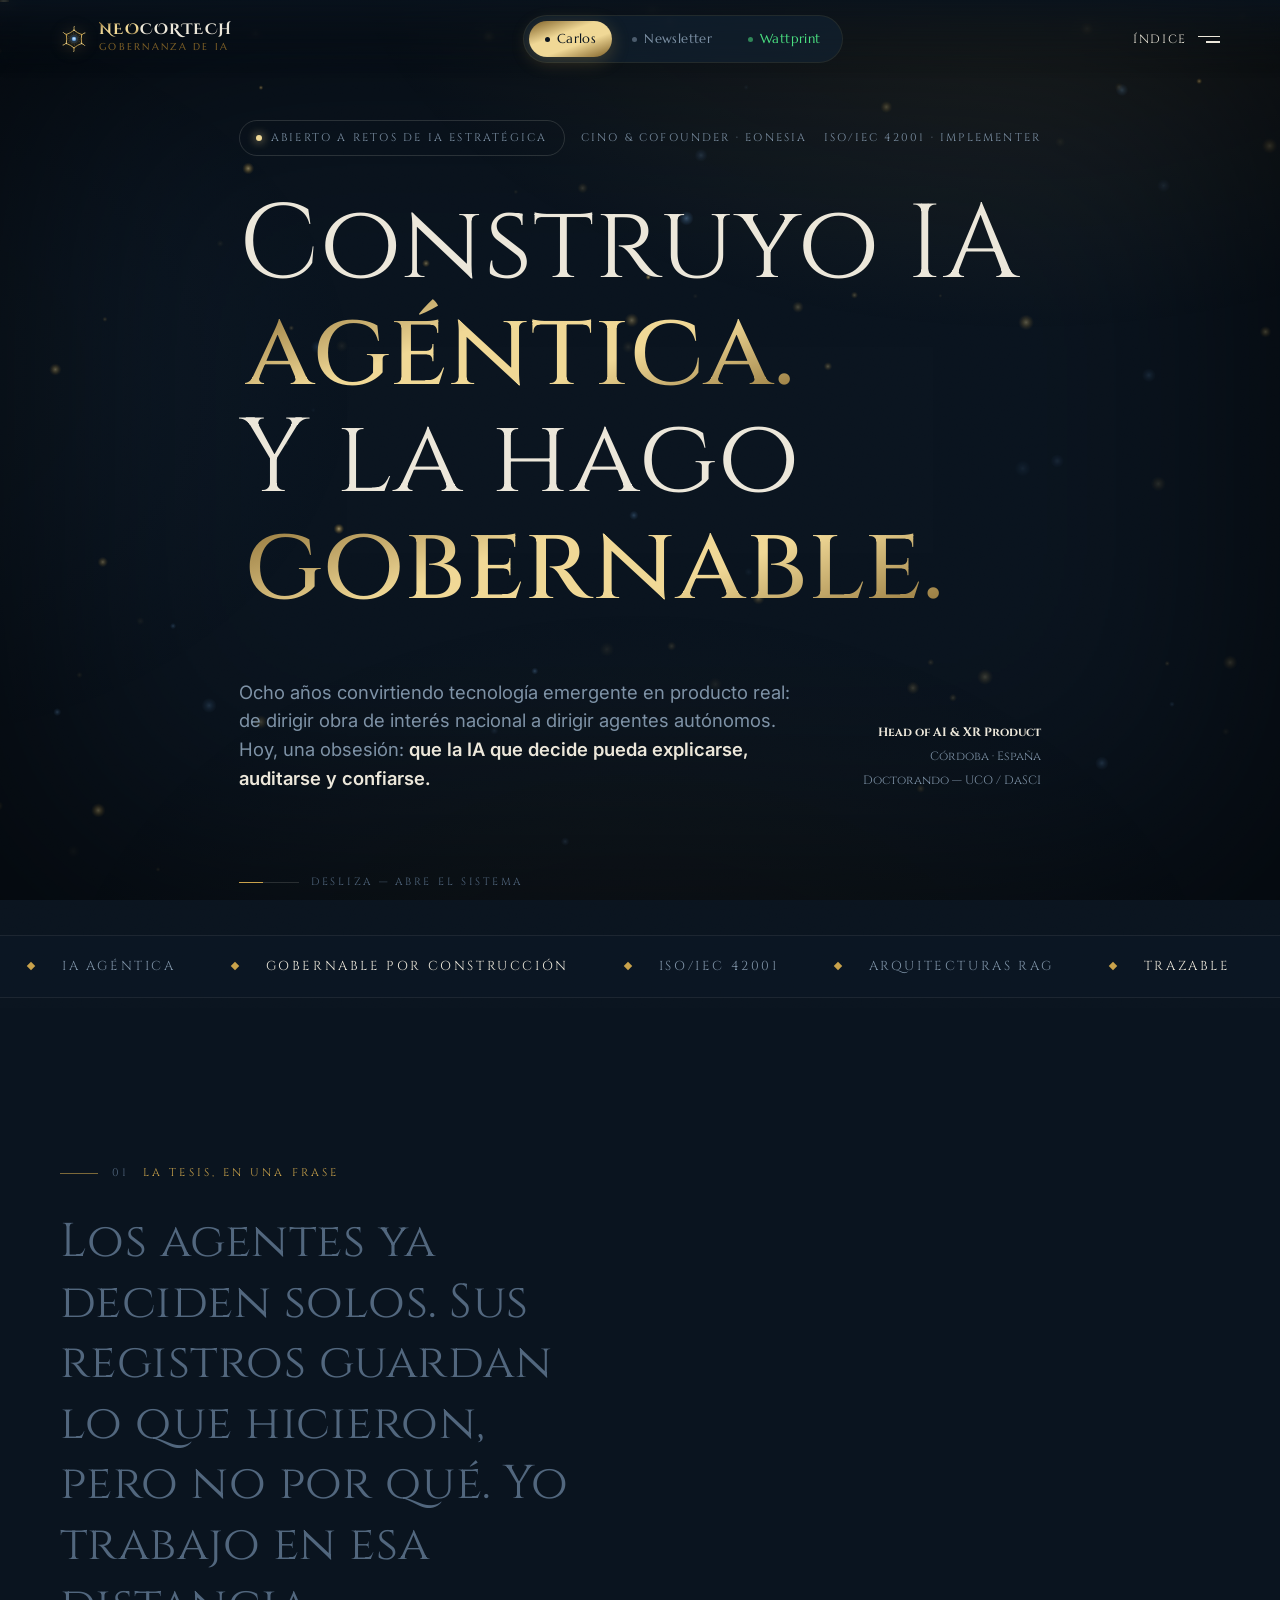
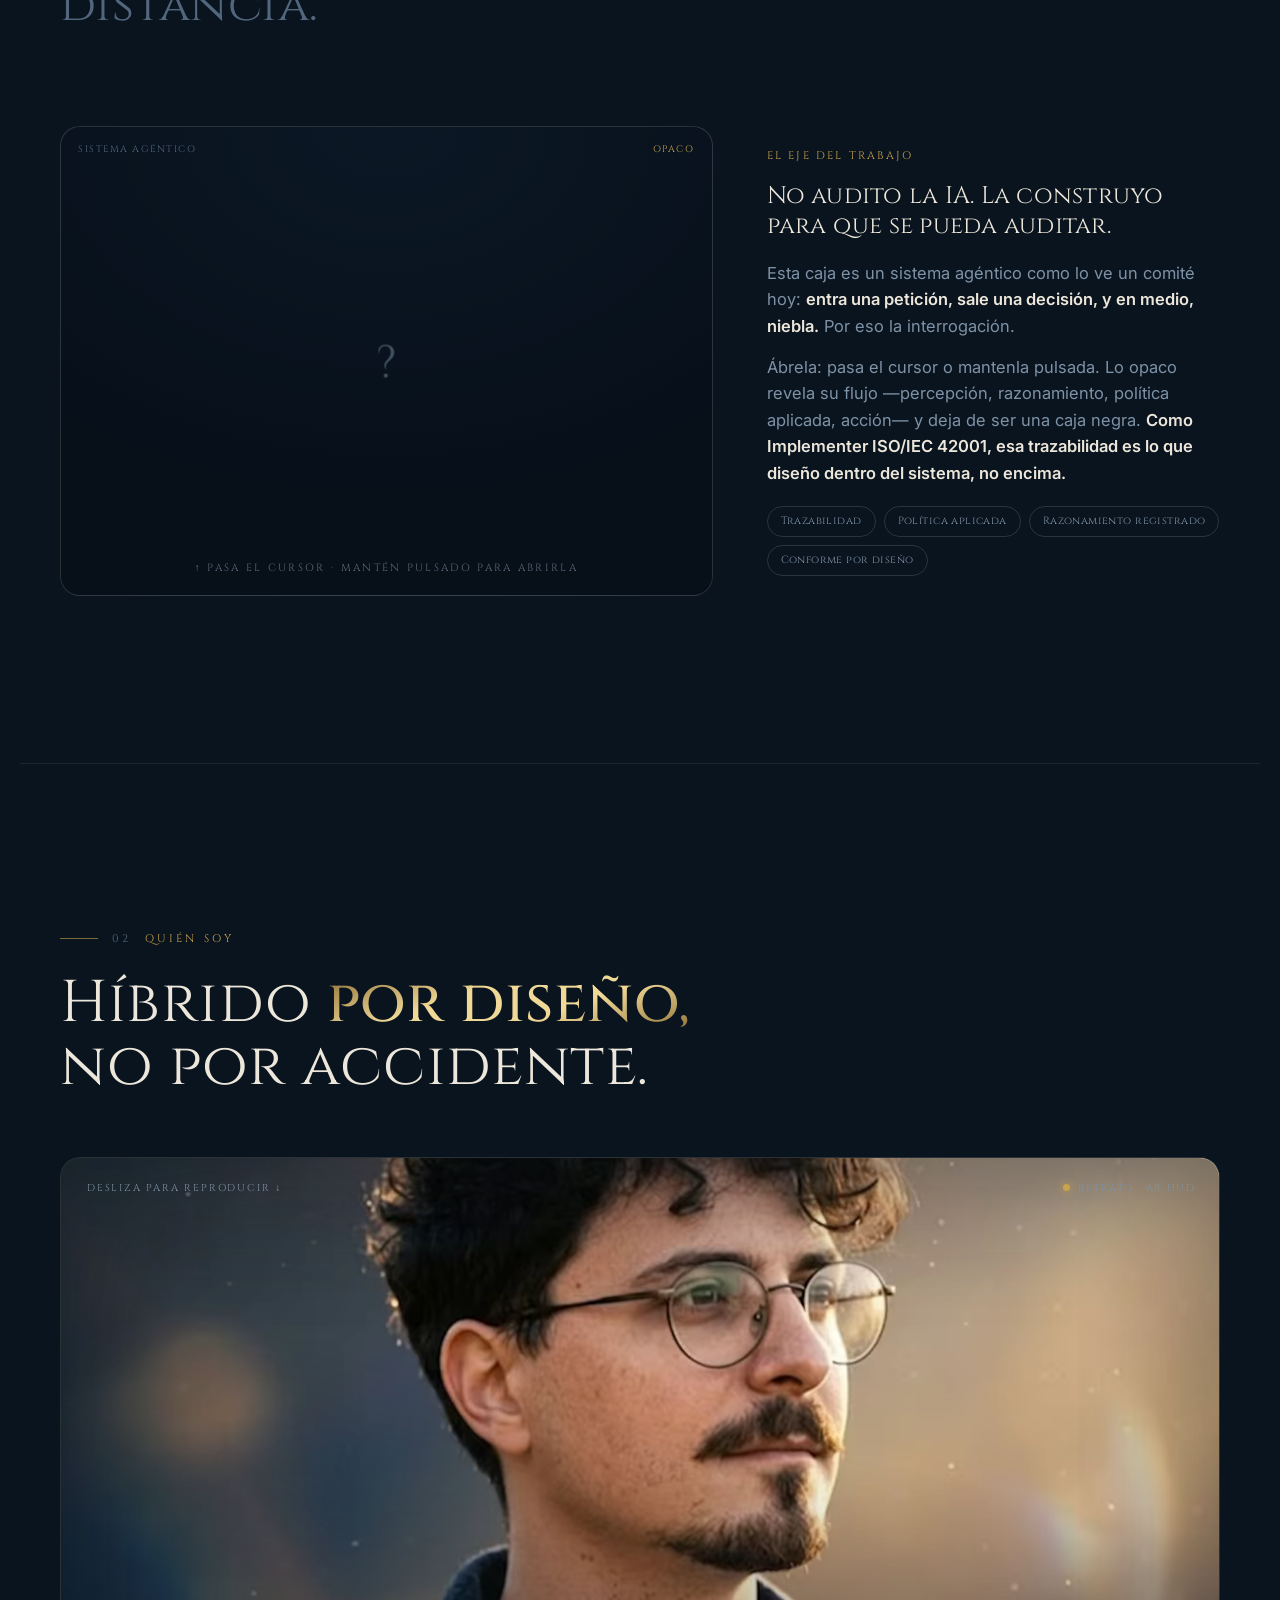
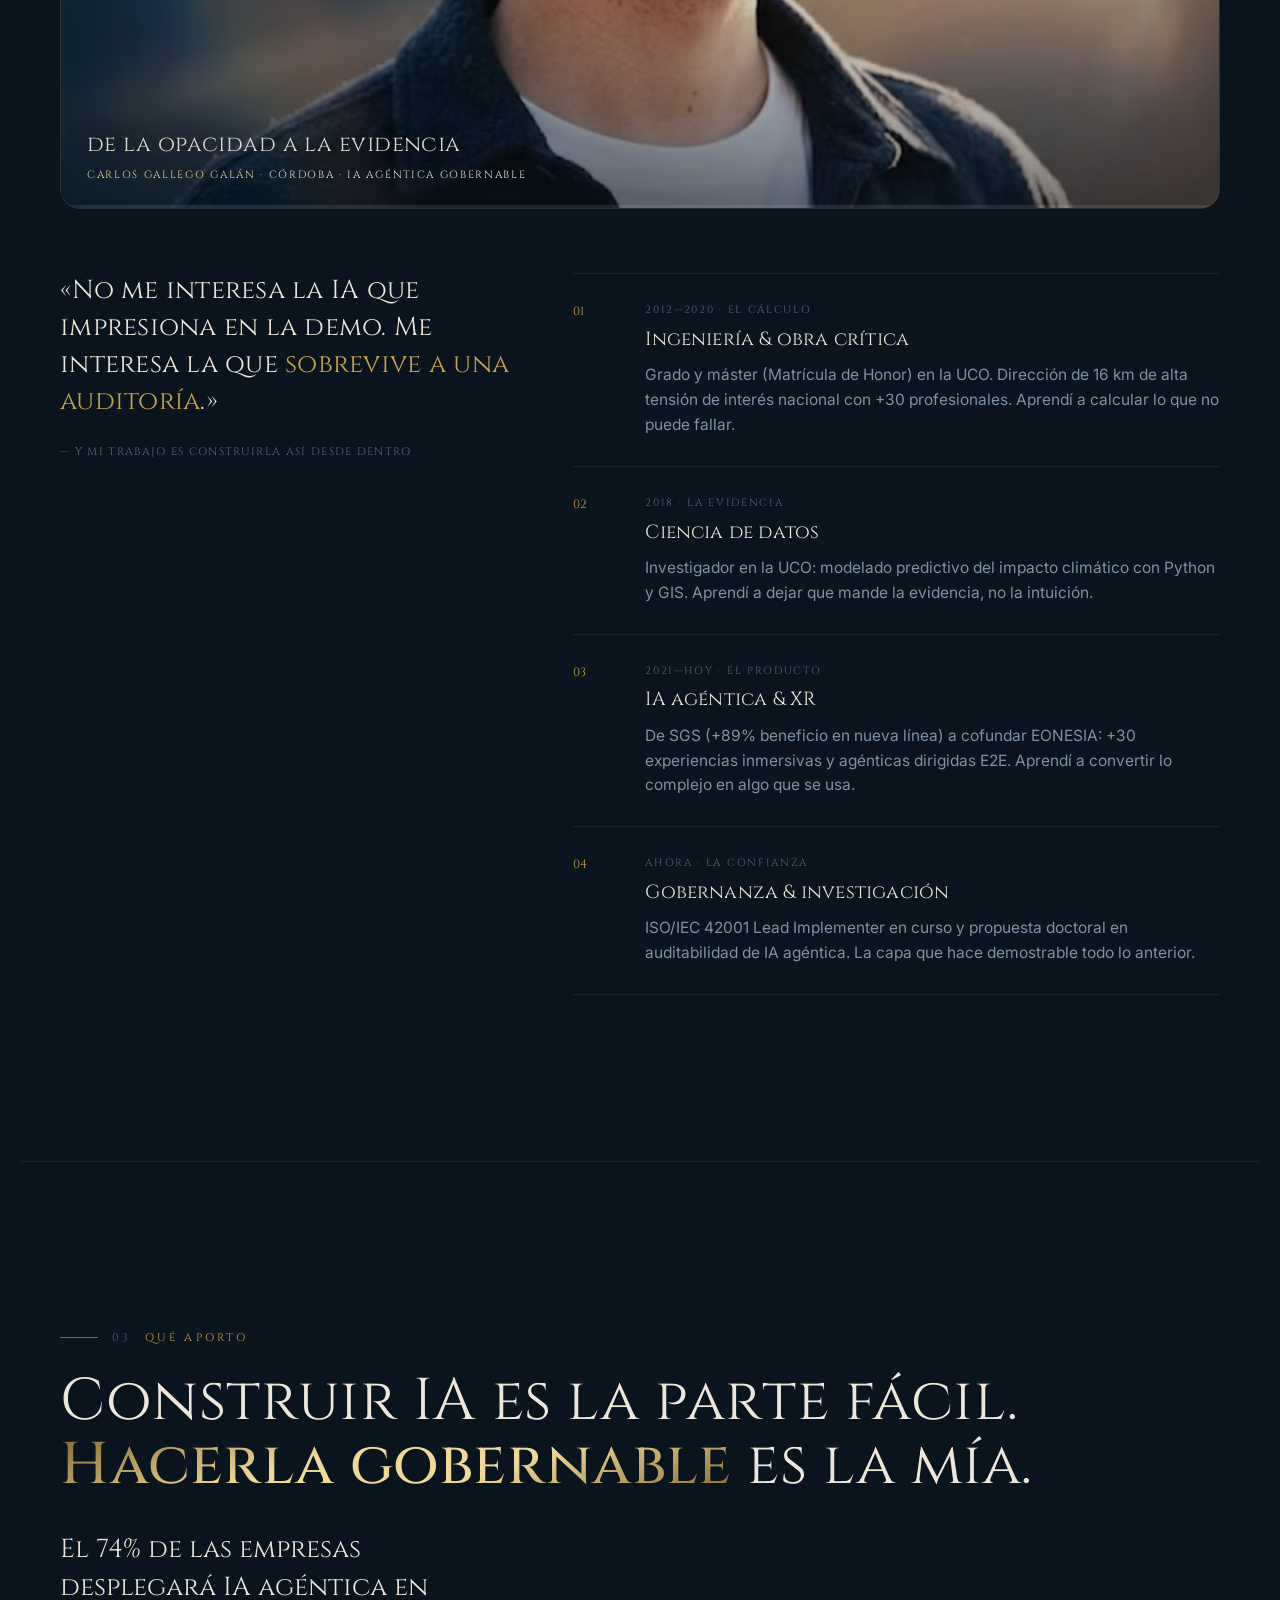
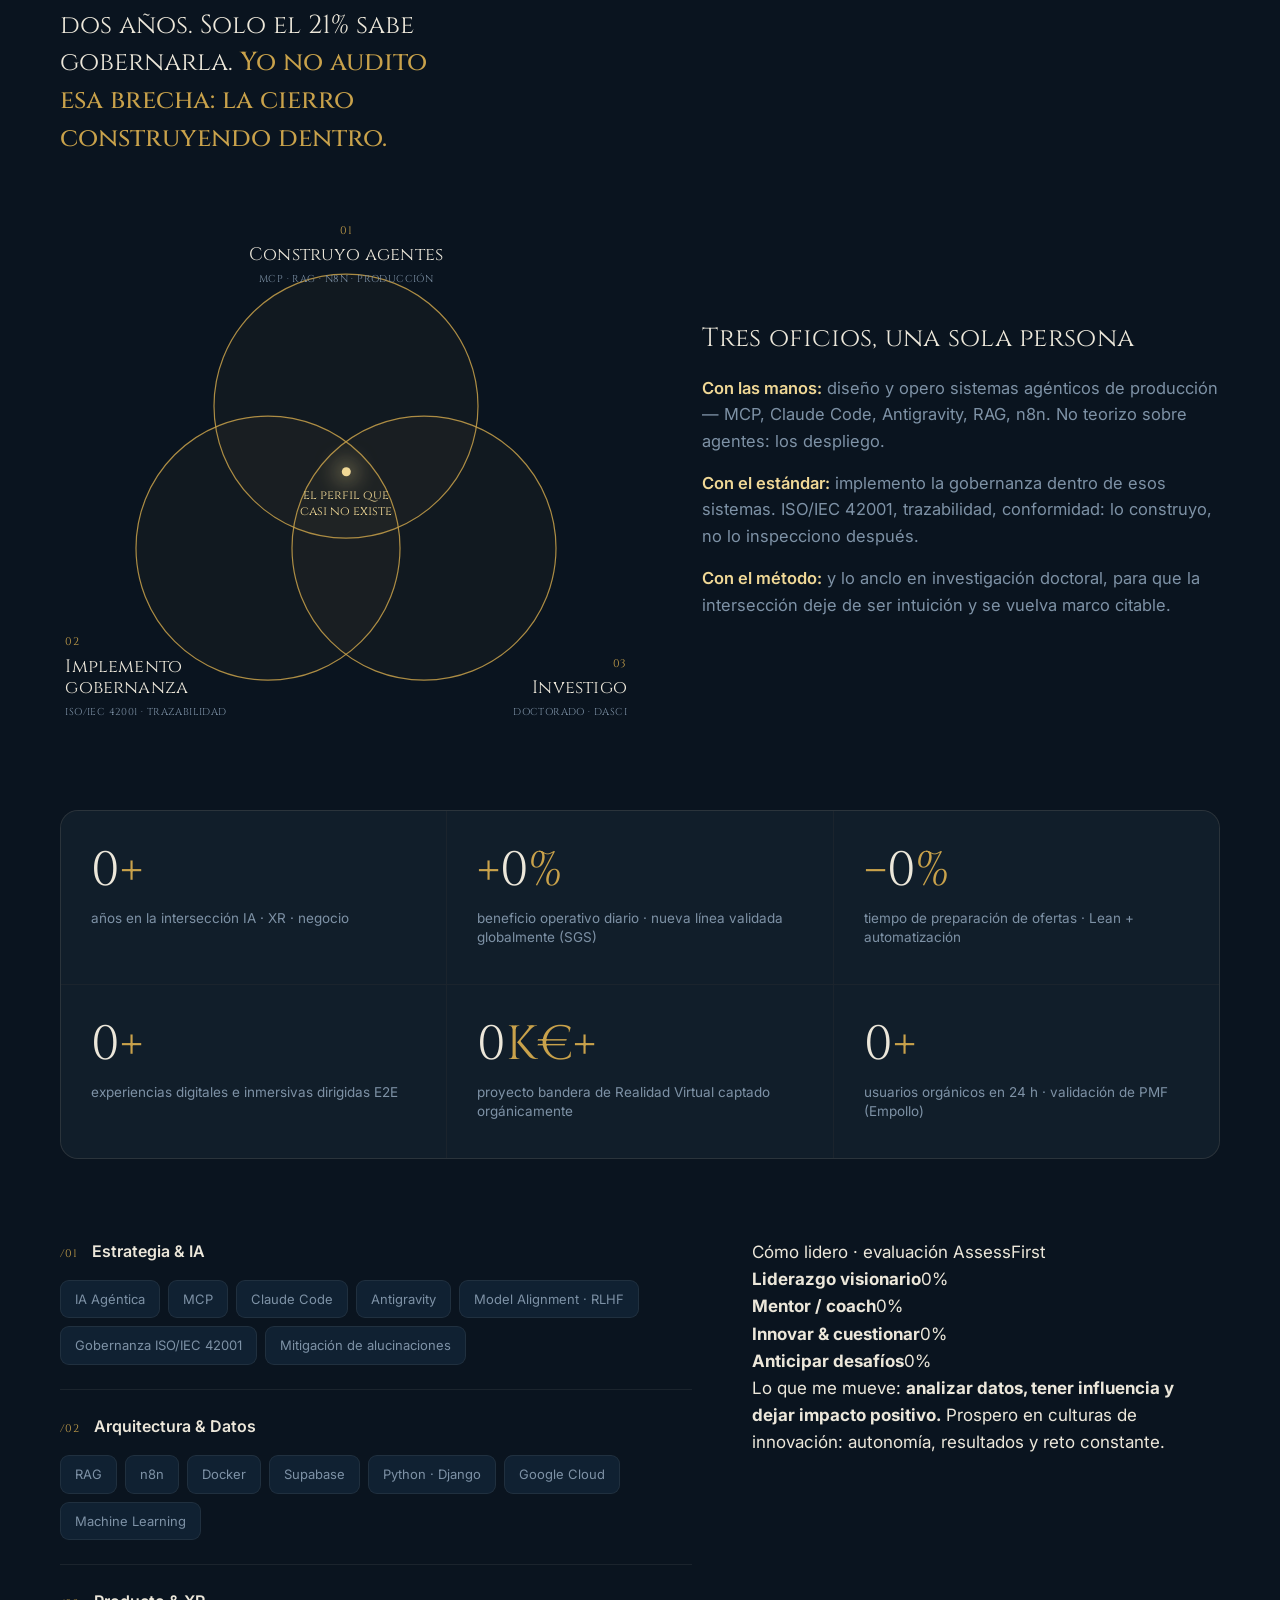
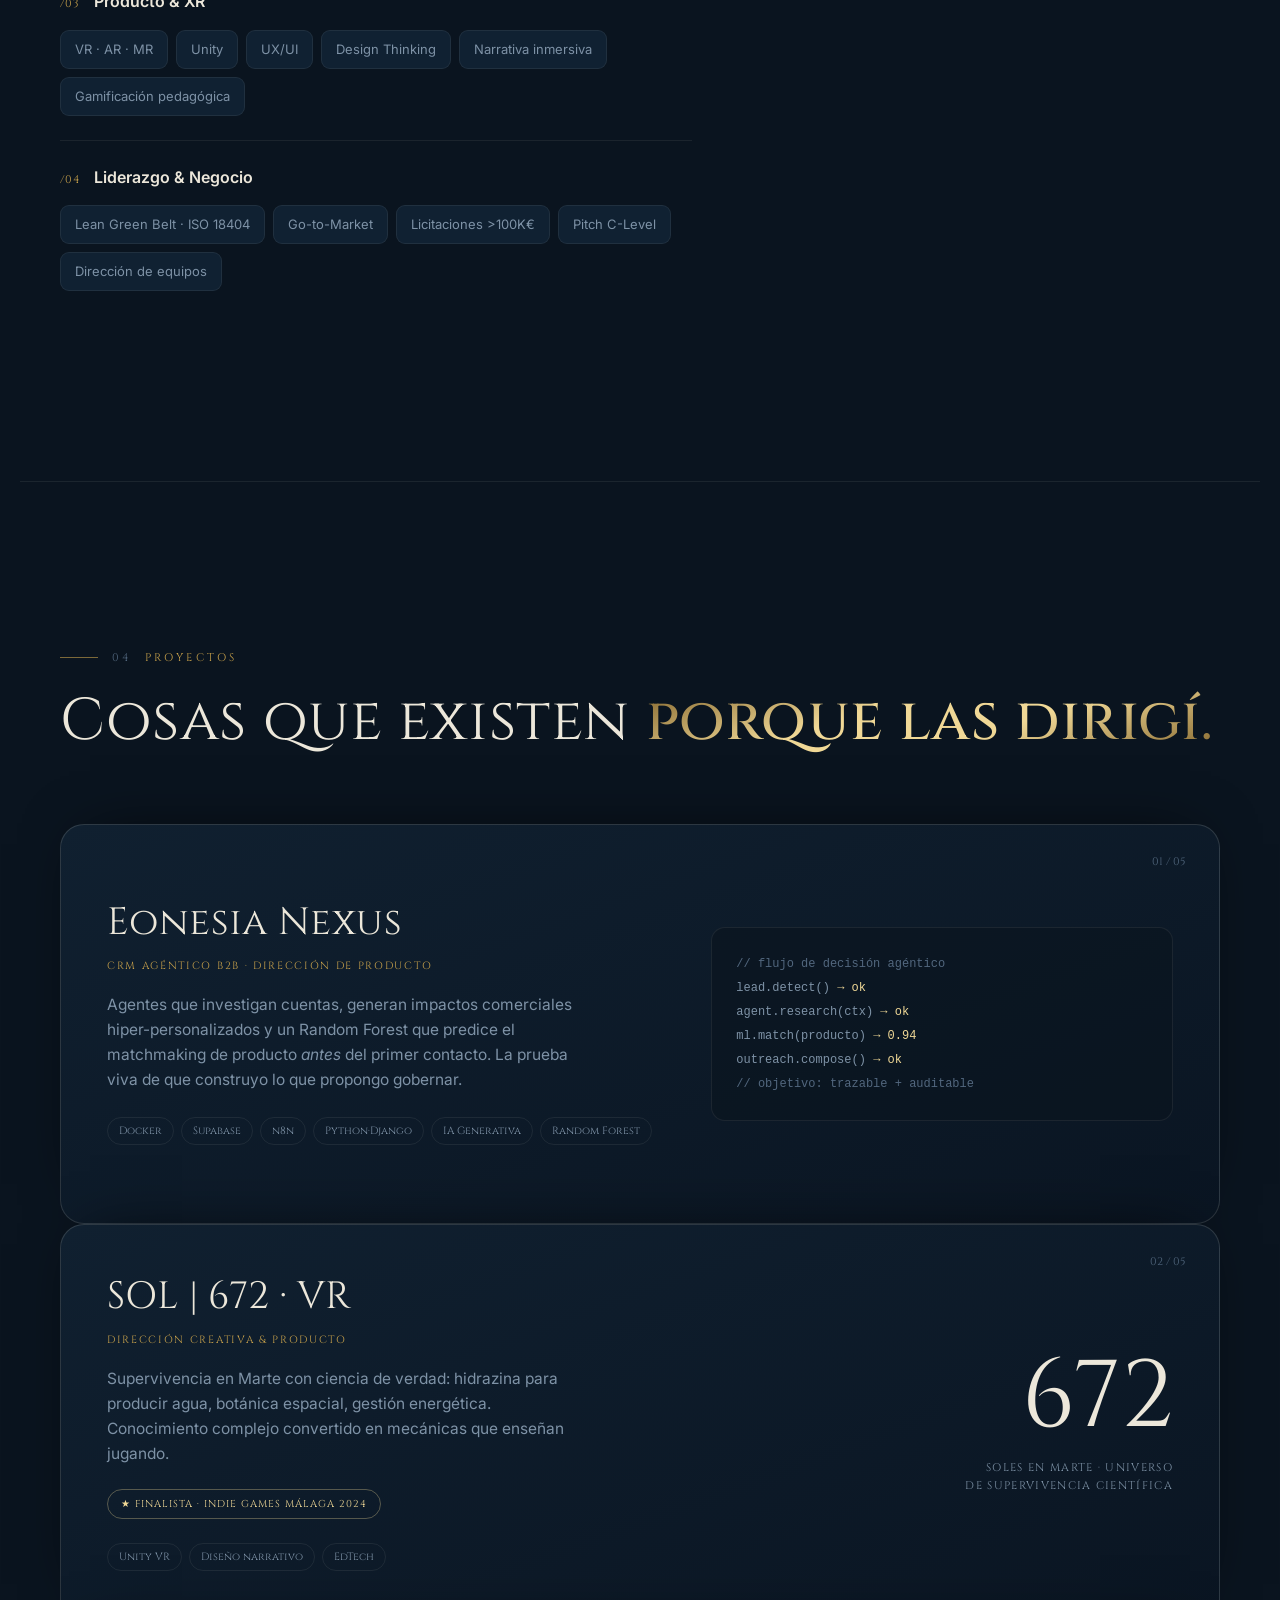
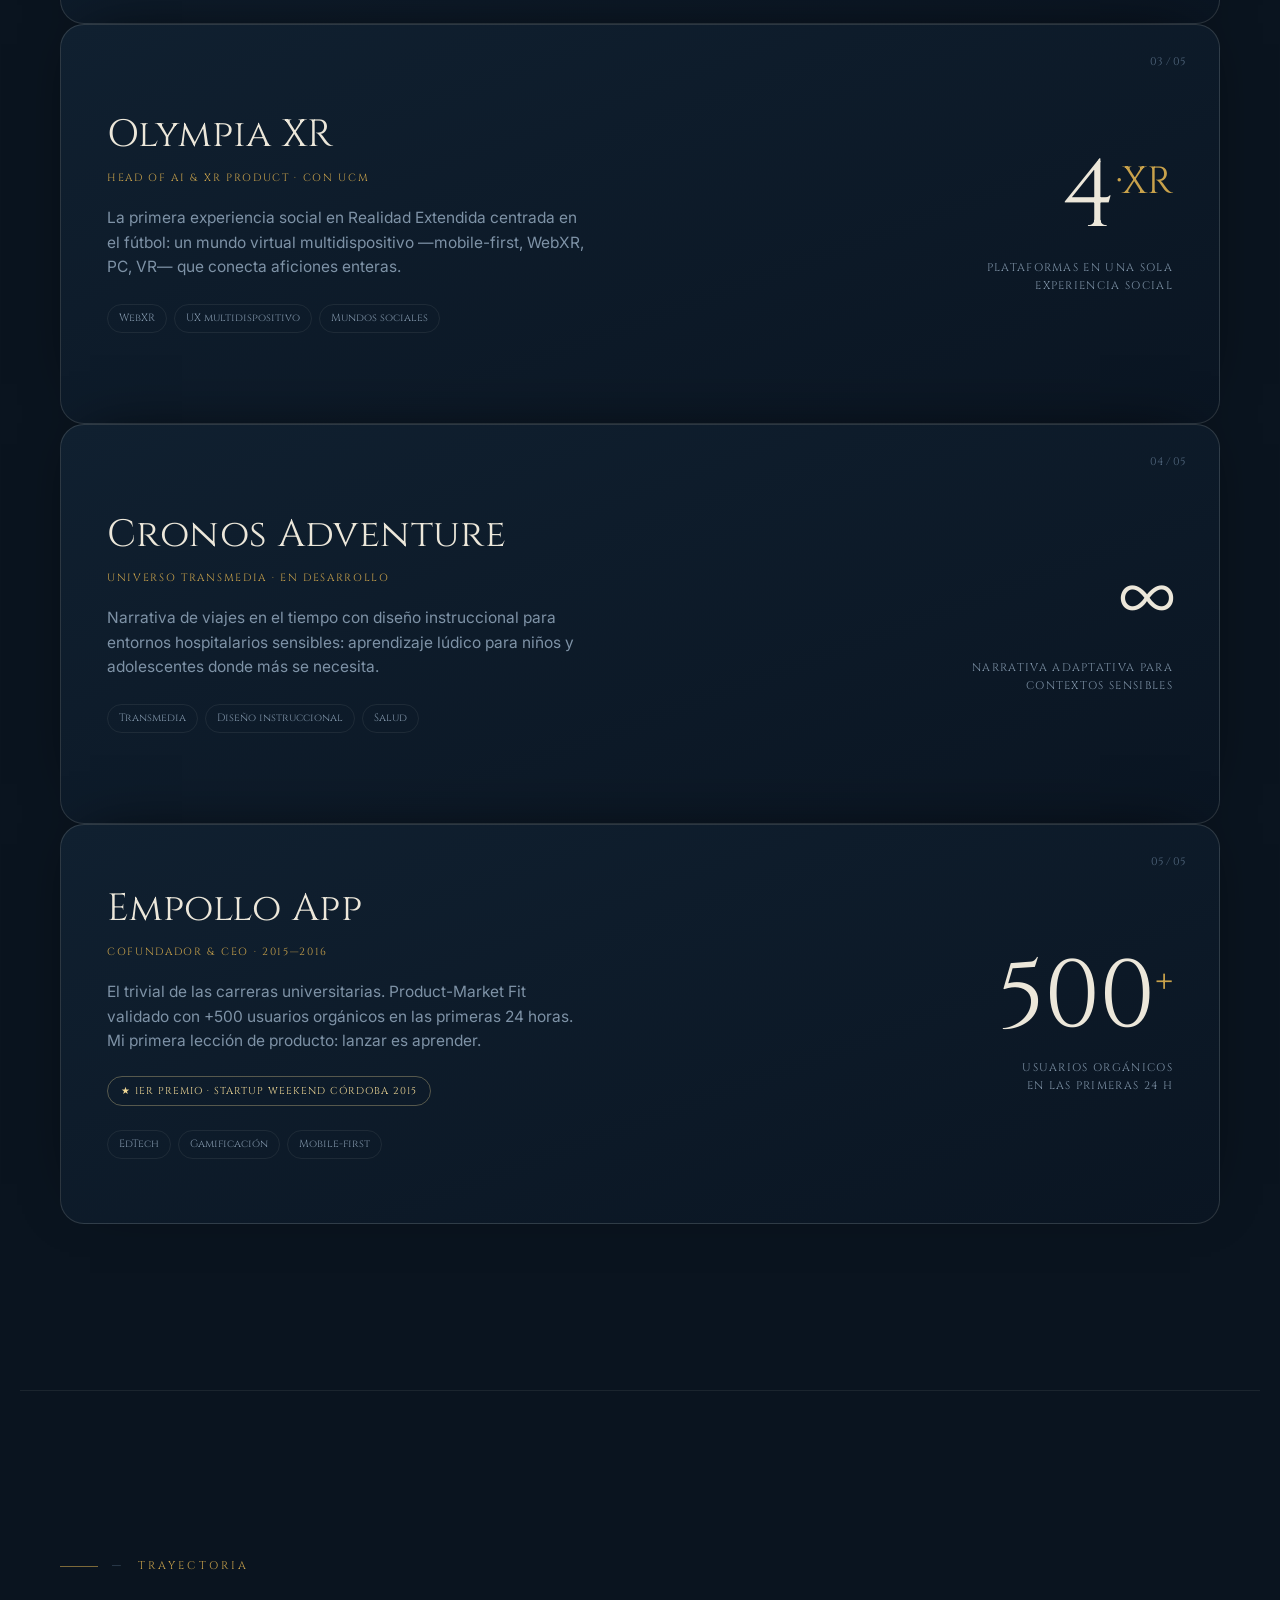
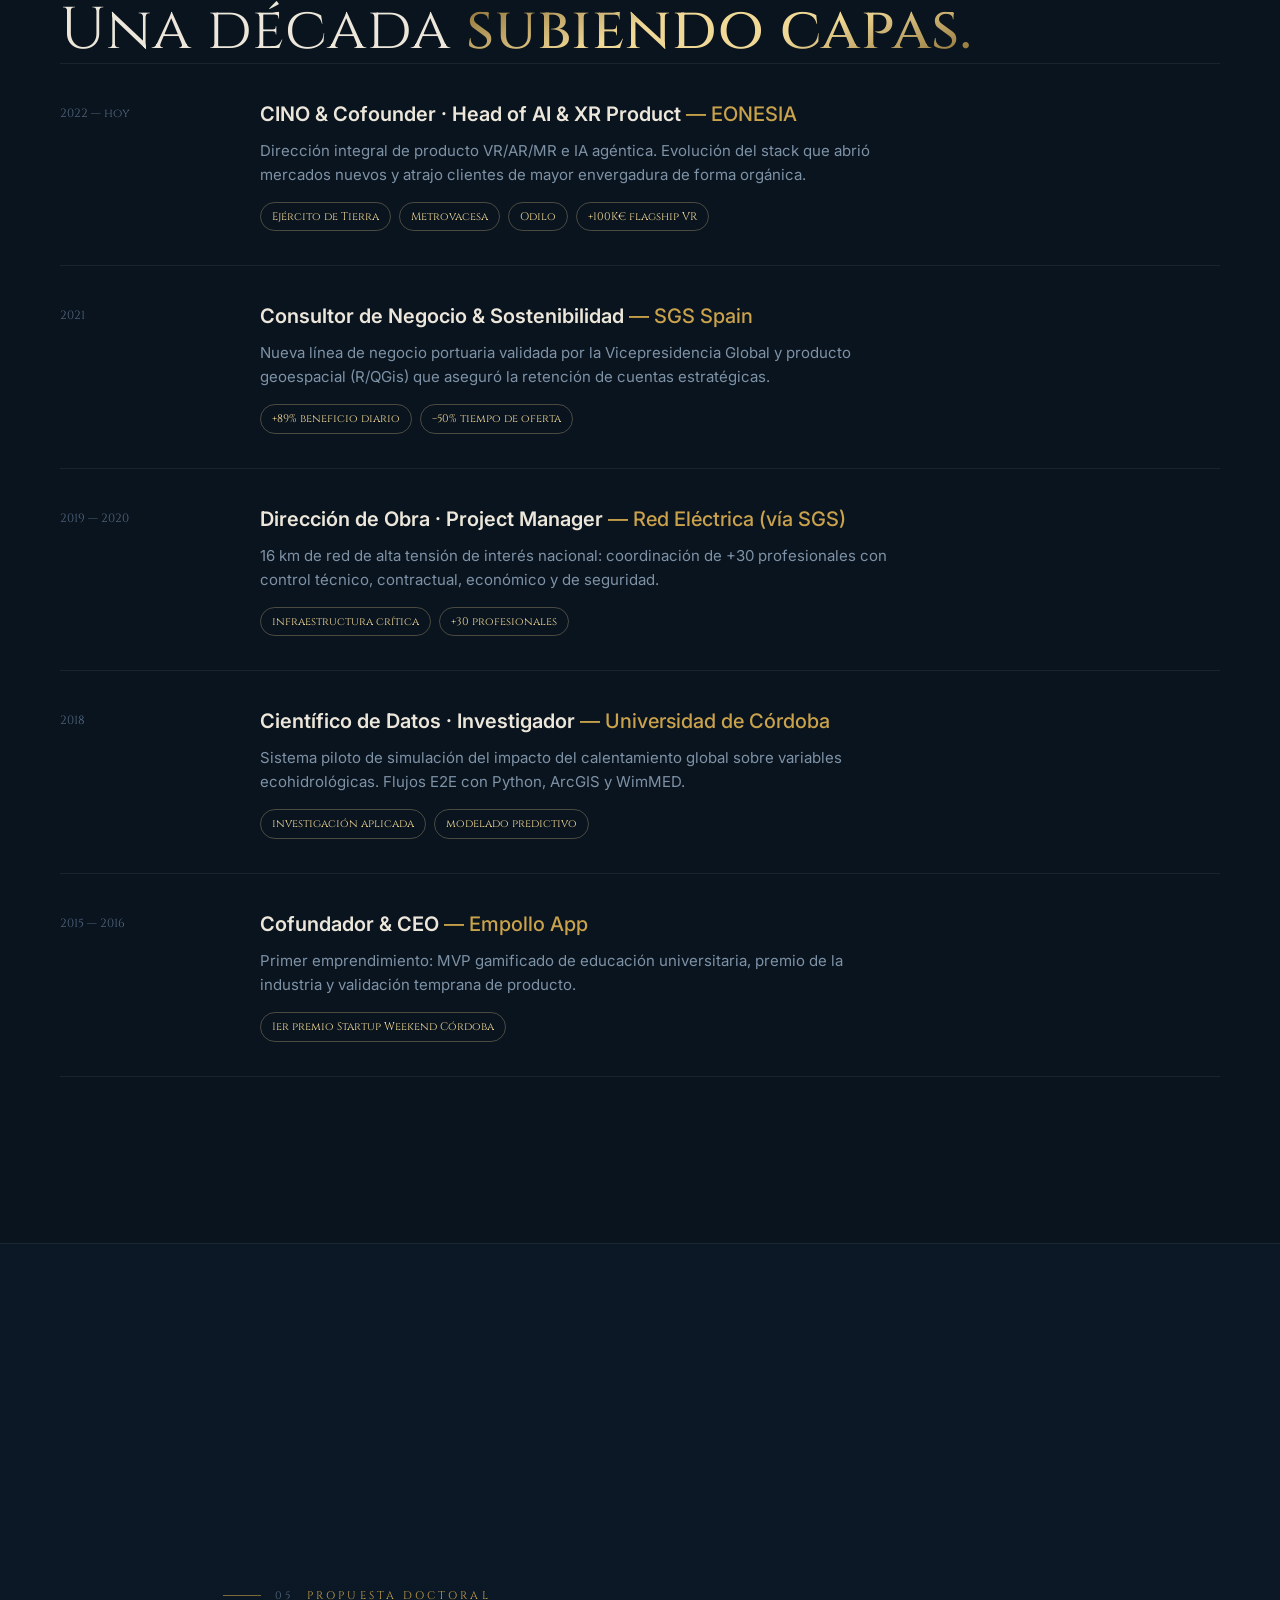
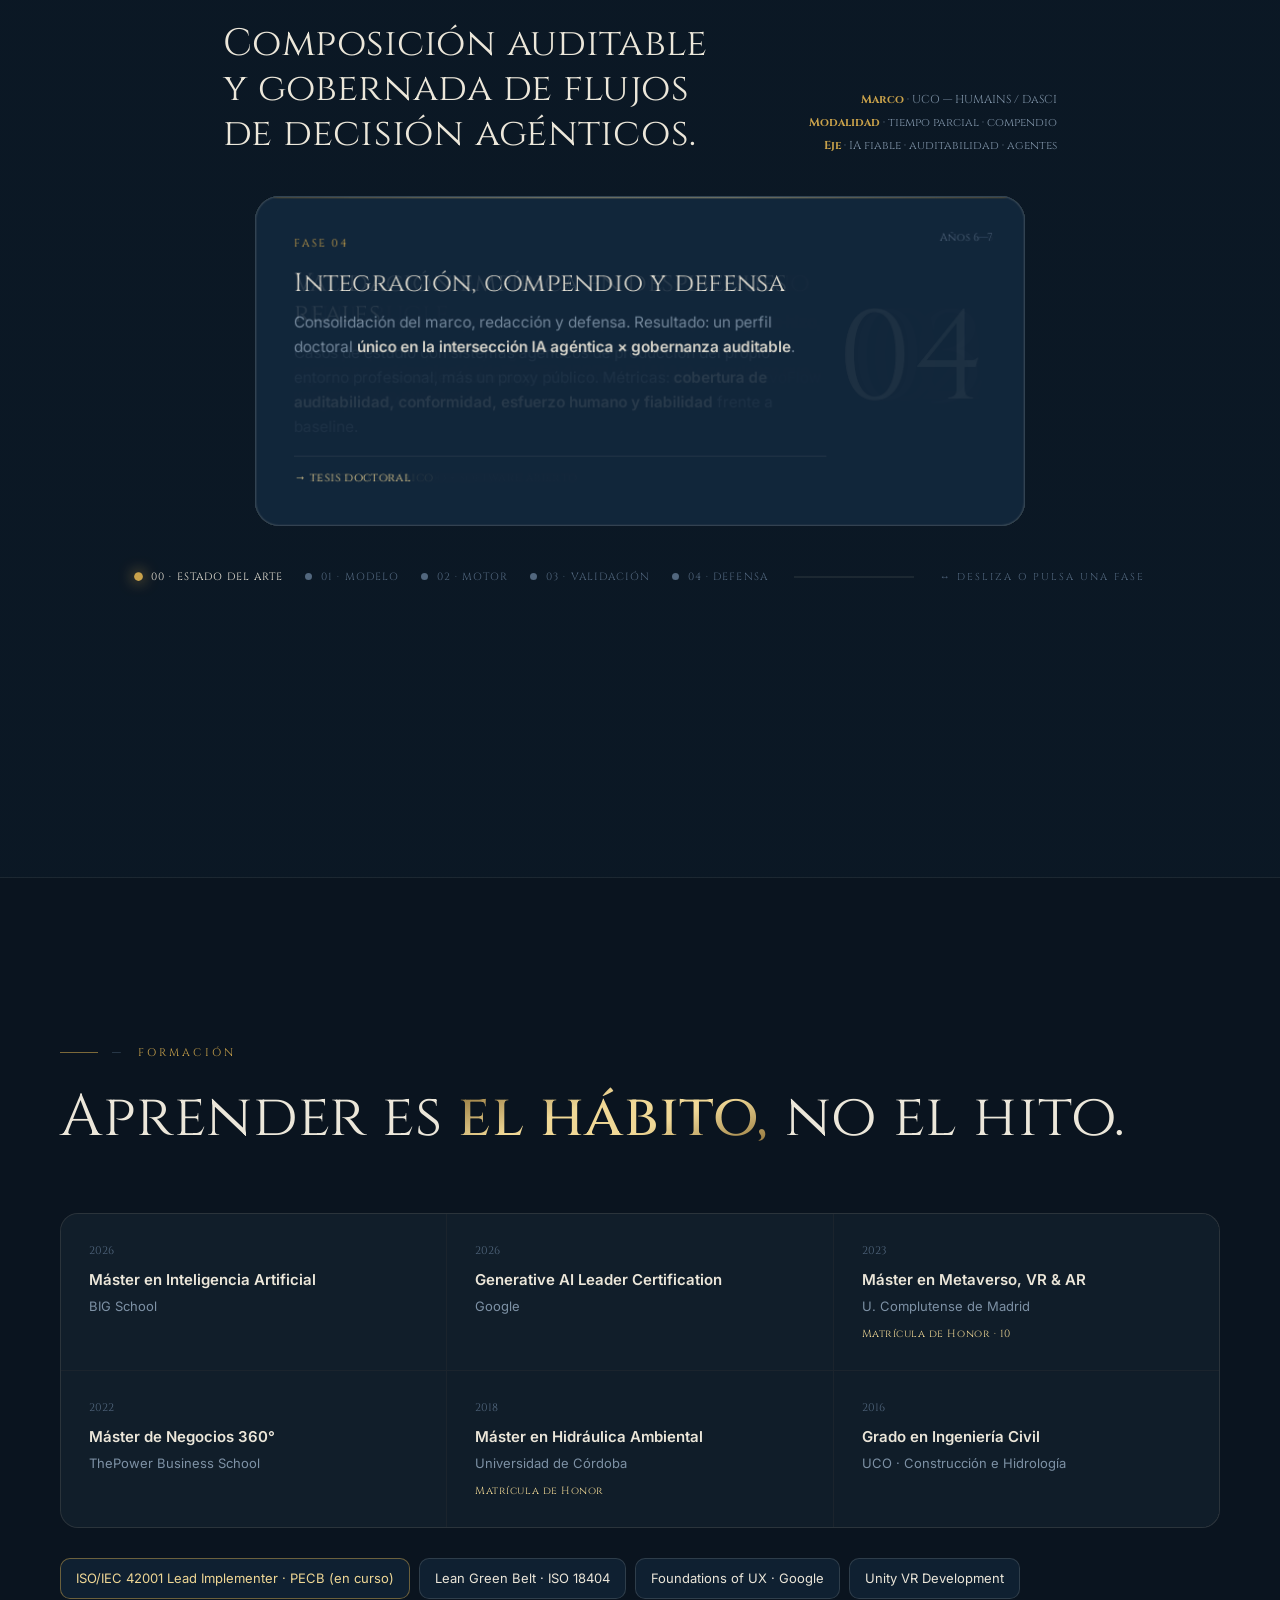
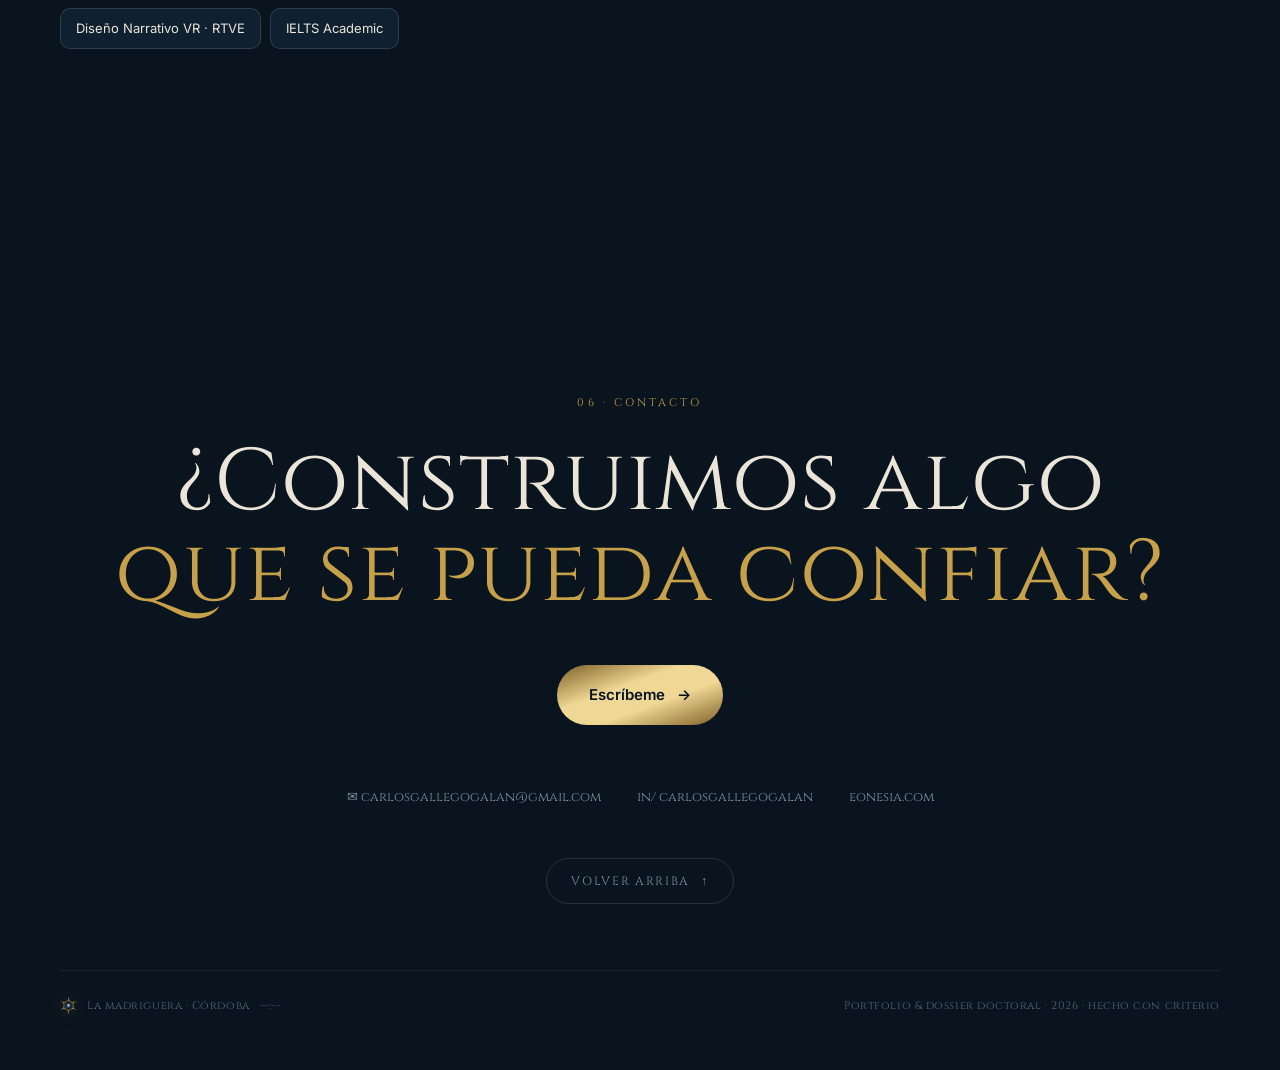
<file: _build/index.html>
<!DOCTYPE html>
<html lang="es">
<head>
<meta charset="UTF-8"/>
<meta name="viewport" content="width=device-width, initial-scale=1.0"/>
<title>Carlos Gallego Galán — Construyo IA agéntica. Y la hago gobernable.</title>
<meta name="description" content="CINO & Head of AI & XR Product. Construyo IA agéntica y la hago gobernable: ISO/IEC 42001 Lead Implementer y propuesta doctoral en auditabilidad de flujos de decisión agénticos."/>
<meta name="theme-color" content="#0A141F"/>
<meta property="og:title" content="Carlos Gallego Galán — Construyo IA agéntica. Y la hago gobernable."/>
<meta property="og:description" content="IA agéntica, gobernanza ISO/IEC 42001 (Implementer) e investigación doctoral en auditabilidad."/>
<link rel="preconnect" href="https://fonts.googleapis.com"/>
<link rel="preconnect" href="https://fonts.gstatic.com" crossorigin/>
<link href="https://fonts.googleapis.com/css2?family=Cinzel:wght@400;500;600;700&family=Cinzel+Decorative:wght@700&family=Marcellus&family=Inter:wght@400;500;600;700&display=swap" rel="stylesheet"/>
<link rel="icon" type="image/svg+xml" href="data:image/svg+xml,%3Csvg xmlns='http://www.w3.org/2000/svg' viewBox='0 0 120 120'%3E%3Cpath d='M60 22 Q74.5 34.9 92.9 41 Q89 60 92.9 79 Q74.5 85.1 60 98 Q45.5 85.1 27.1 79 Q31 60 27.1 41 Q45.5 34.9 60 22 Z' fill='none' stroke='%23C9A24B' stroke-width='8' stroke-linejoin='round'/%3E%3Ccircle cx='60' cy='60' r='14' fill='%235B8FC6'/%3E%3Ccircle cx='60' cy='60' r='7' fill='%237FB4E8'/%3E%3C/svg%3E"/>
<script>document.documentElement.className='js';</script>
<style>
:root{
  --night:#0A141F; --night2:#0D1B29; --slate:#13273B;
  --line:rgba(236,231,218,.075); --line2:rgba(236,231,218,.15);
  --gold:#C9A24B; --gold-bright:#F0D896; --gold-deep:#7D5F26;
  --arcane:#5B8FC6; --arcane-glow:#7FB4E8;
  --bone:#ECE7DA; --muted:#7E92A6; --muted2:#52677E;
  --metal:linear-gradient(160deg,var(--gold-deep) 0%,var(--gold-bright) 38%,var(--gold-bright) 62%,var(--gold-deep) 100%);
  /* TYPE SYSTEM — 3 deliberate tiers */
  --display:"Cinzel",Georgia,serif;        /* headlines, numbers, editorial */
  --ui:"Inter",system-ui,sans-serif;       /* body, leads, nav, UI */
  --mono:"Cinzel",Georgia,serif;           /* labels, technical — versalitas */
  --w:1240px; --gut:40px; --e:cubic-bezier(.19,1,.22,1); --e2:cubic-bezier(.76,0,.24,1);
}
*{box-sizing:border-box;margin:0;padding:0}
html{scrollbar-color:var(--slate) var(--night)}
:focus-visible{outline:2px solid var(--gold);outline-offset:3px;border-radius:4px}
.lenis.lenis-smooth{scroll-behavior:auto!important}
.lenis.lenis-stopped{overflow:clip}
::selection{background:var(--gold);color:#0A141F}
body{background:var(--night);color:var(--bone);font-family:var(--ui);font-size:17px;line-height:1.6;-webkit-font-smoothing:antialiased;overflow-x:hidden;-webkit-tap-highlight-color:transparent}
body.menu-open{overflow:hidden}
a{color:inherit;text-decoration:none}
img{display:block;max-width:100%}
.wrap{max-width:var(--w);margin:0 auto;padding:0 var(--gut);position:relative}
@media(max-width:600px){:root{--gut:22px}}

/* atmosphere */
#field{position:fixed;inset:0;z-index:0;pointer-events:none}
.atmo{position:fixed;inset:0;z-index:0;pointer-events:none;
  background:radial-gradient(1200px 760px at 80% -12%,rgba(201,162,75,.14),transparent 58%),radial-gradient(900px 680px at -10% 42%,rgba(91,143,198,.06),transparent 55%),radial-gradient(1000px 760px at 50% 118%,rgba(125,95,38,.09),transparent 60%)}
.grain{position:fixed;inset:-12%;z-index:1;pointer-events:none;opacity:.05;mix-blend-mode:overlay;will-change:transform;
  background-image:url("data:image/svg+xml,%3Csvg xmlns='http://www.w3.org/2000/svg' width='260' height='260'%3E%3Cfilter id='n'%3E%3CfeTurbulence type='fractalNoise' baseFrequency='.9' numOctaves='2'/%3E%3C/filter%3E%3Crect width='100%25' height='100%25' filter='url(%23n)'/%3E%3C/svg%3E");animation:gr 6.5s steps(7) infinite}
@keyframes gr{0%,100%{transform:translate(0,0)}25%{transform:translate(-2%,3%)}50%{transform:translate(3%,-2%)}75%{transform:translate(-3%,-2%)}}
.vig{position:fixed;inset:0;z-index:1;pointer-events:none;box-shadow:inset 0 0 280px 40px rgba(0,0,0,.6)}

/* loader */
#loader{position:fixed;inset:0;z-index:300;background:var(--night);display:none;align-items:center;justify-content:center}
.js #loader{display:flex}
#loader .mk{width:46px;height:46px}
.curtain{position:fixed;inset:0;z-index:290;pointer-events:none;display:none}
.js .curtain{display:flex}
.curtain i{flex:1;background:var(--night);border-right:1px solid rgba(201,162,75,.05)}

#prog{position:fixed;top:0;left:0;height:2px;width:100%;background:var(--metal);z-index:160;transform:scaleX(0);transform-origin:left}

/* ---------- minimal header + overlay menu ---------- */
header.nav{position:fixed;top:0;left:0;right:0;z-index:170;transition:transform .5s var(--e)}
header.nav.hide{transform:translateY(-105%)}
.nav .wrap{display:flex;align-items:center;justify-content:space-between;height:78px}
.nav::before{content:"";position:absolute;inset:0;background:linear-gradient(rgba(10,20,31,.8),transparent);backdrop-filter:blur(8px);-webkit-backdrop-filter:blur(8px);-webkit-mask:linear-gradient(#000,transparent);mask:linear-gradient(#000,transparent);z-index:-1;transition:opacity .4s}
.brand{display:flex;align-items:center;gap:11px;z-index:2}
.brand .wm{display:block;font-family:"Cinzel Decorative",var(--display);font-weight:700;font-size:14.5px;letter-spacing:.1em;color:var(--bone);line-height:1}
.brand .wm .neo{background:var(--metal);-webkit-background-clip:text;background-clip:text;color:transparent}
.brand .sub{display:block;font-family:"Marcellus",var(--display);font-size:9.5px;letter-spacing:.24em;color:var(--gold-deep);text-transform:uppercase;margin-top:3px}
.mk{width:25px;height:25px;filter:drop-shadow(0 1px 7px rgba(201,162,75,.5))}
.brand .mk{width:28px;height:28px}
/* switch — navegación del ecosistema (píldora dorada = activo) */
.switch{display:flex;align-items:center;gap:4px;padding:5px;border:1px solid rgba(201,162,75,.10);border-radius:40px;background:rgba(19,39,59,.5);z-index:2}
.switch a{padding:8px 16px;border-radius:40px;font-family:"Marcellus",var(--display);font-size:13px;letter-spacing:.03em;color:var(--muted);transition:color .3s,background .3s;white-space:nowrap}
.switch a .dot{display:inline-block;width:5px;height:5px;border-radius:50%;background:currentColor;margin-right:7px;vertical-align:middle;opacity:.55}
.switch a:hover{color:var(--bone)}
.switch a.on{color:var(--night);background:var(--metal);box-shadow:0 4px 18px rgba(201,162,75,.28)}
.switch a.on .dot{opacity:1;background:var(--night)}
.switch a.wp{color:#4ADE80}
.switch a.wp.on{color:var(--night)}
@media(max-width:980px){
  .nav .wrap{height:auto;min-height:64px;flex-wrap:wrap;padding-top:12px;padding-bottom:12px;row-gap:10px}
  .switch{order:3;width:100%;justify-content:space-between}
  .switch a{flex:1;text-align:center;padding:8px 4px;font-size:12px}
  .switch a .dot{display:none}
}
.nav-right{display:flex;align-items:center;gap:26px;z-index:2}
@keyframes bk{0%,100%{opacity:1}50%{opacity:.3}}
.menu-btn{display:inline-flex;align-items:center;gap:11px;font-family:var(--mono);font-size:12px;letter-spacing:.14em;text-transform:uppercase;color:var(--bone);background:none;border:0;cursor:pointer;padding:8px 0}
.menu-btn .bars{display:flex;flex-direction:column;gap:4px;width:22px}
.menu-btn .bars i{height:1.5px;background:var(--bone);transition:transform .4s var(--e),opacity .3s}
.menu-btn .bars i:nth-child(1){width:22px}.menu-btn .bars i:nth-child(2){width:14px;align-self:flex-end}
.menu-open .menu-btn .bars i:nth-child(1){transform:translateY(5.5px) rotate(45deg)}
.menu-open .menu-btn .bars i:nth-child(2){width:22px;transform:translateY(-0px) rotate(-45deg)}

#overlay{position:fixed;inset:0;z-index:165;background:rgba(10,20,31,.94);backdrop-filter:blur(16px);-webkit-backdrop-filter:blur(16px);
  display:grid;grid-template-columns:1.4fr .9fr;align-items:center;clip-path:inset(0 0 100% 0);pointer-events:none}
#overlay.open{pointer-events:auto}
@media(max-width:820px){#overlay{grid-template-columns:1fr;align-content:center}}
.ov-nav{padding:0 var(--gut) 0 max(var(--gut),calc((100vw - var(--w))/2 + var(--gut)))}
.ov-nav a{display:flex;align-items:baseline;gap:18px;font-family:var(--display);font-weight:400;font-size:clamp(26px,4.2vw,52px);line-height:1.24;letter-spacing:.02em;color:var(--bone);padding:4px 0;transition:color .35s,padding-left .4s var(--e);position:relative}
.ov-nav a .on{font-family:var(--mono);font-size:13px;color:var(--muted2);font-weight:400}
.ov-nav a:hover{color:var(--gold);padding-left:14px}
.ov-nav a em{font-style:normal;background:var(--metal);-webkit-background-clip:text;background-clip:text;color:transparent}
.ov-side{padding:0 max(var(--gut),calc((100vw - var(--w))/2 + var(--gut))) 0 var(--gut);border-left:1px solid var(--line)}
@media(max-width:820px){.ov-side{border-left:0;margin-top:38px}}
.ov-side .lab{font-family:var(--mono);font-size:10.5px;letter-spacing:.2em;text-transform:uppercase;color:var(--muted2);margin-bottom:14px}
.ov-side a.ci{display:block;font-family:var(--ui);font-size:15px;color:var(--muted);margin-bottom:9px;transition:color .3s}
.ov-side a.ci:hover{color:var(--gold-bright)}
.ov-side .st{margin-top:28px;display:inline-flex;align-items:center;gap:9px;font-family:var(--mono);font-size:11px;letter-spacing:.12em;text-transform:uppercase;color:var(--muted);border:1px solid var(--line2);border-radius:30px;padding:9px 15px}
.ov-side .st .dot{width:6px;height:6px;border-radius:50%;background:var(--gold-bright);box-shadow:0 0 10px var(--gold-bright)}

/* ---------- type helpers ---------- */
.eyebrow{display:flex;align-items:center;gap:14px;font-family:var(--mono);font-size:11px;letter-spacing:.28em;text-transform:uppercase;color:var(--gold)}
.eyebrow::before{content:"";width:38px;height:1px;background:currentColor;opacity:.6}
.eyebrow .n{color:var(--muted2)}
h2.sec{font-family:var(--display);font-weight:400;font-size:clamp(30px,4.6vw,60px);line-height:1.08;letter-spacing:.01em;margin-top:24px}
h2.sec em{font-style:normal;font-weight:500;background:var(--metal);-webkit-background-clip:text;background-clip:text;color:transparent}
.lead{color:var(--muted);max-width:60ch;margin-top:26px;font-size:19px;line-height:1.55}
.lead strong{color:var(--bone);font-weight:600}
h2.sec,footer h3,.box-copy h3,.conv-copy h3,.t-title{text-wrap:balance}
.line-mask{overflow:hidden;display:block}
.line-mask>span{display:block;will-change:transform}

section{position:relative;z-index:2;padding:clamp(100px,13vw,190px) 0}
.rule{height:1px;background:var(--line);max-width:var(--w);margin:0 auto}
.rvx{opacity:0;transform:translateY(30px)}

/* ---------- hero ---------- */
.hero{min-height:100svh;display:flex;flex-direction:column;justify-content:center;padding-top:120px;padding-bottom:74px;overflow:hidden}
.hero .tagrow{display:flex;align-items:center;gap:16px;flex-wrap:wrap;font-family:var(--mono);font-size:11px;letter-spacing:.2em;text-transform:uppercase;color:var(--muted)}
.hero .tagrow .pill{border:1px solid var(--line2);border-radius:40px;padding:8px 16px;display:inline-flex;align-items:center;gap:9px}
.hero .tagrow .pill .dot{width:6px;height:6px;border-radius:50%;background:var(--gold-bright);box-shadow:0 0 10px var(--gold-bright)}
.hero h1{font-family:var(--display);font-weight:400;font-size:clamp(38px,8.2vw,128px);line-height:1.02;letter-spacing:.01em;margin:36px 0 0}
.hero h1 .l2{padding-left:.06em}
.hero h1 .it{font-style:normal;font-weight:500;background:var(--metal);-webkit-background-clip:text;background-clip:text;color:transparent}
.hero-foot{display:flex;justify-content:space-between;align-items:flex-end;gap:44px;margin-top:58px;flex-wrap:wrap}
.hero-foot .intro{color:var(--muted);max-width:48ch;font-size:18.5px;line-height:1.55}
.hero-foot .intro strong{color:var(--bone);font-weight:600}
.hero-foot .meta{font-family:var(--mono);font-size:12px;color:var(--muted);text-align:right;line-height:2}
.hero-foot .meta b{color:var(--bone);font-weight:700}
@media(max-width:700px){.hero-foot .meta{text-align:left}}
.scrollcue{display:flex;align-items:center;gap:12px;margin-top:52px;color:var(--muted2);font-family:var(--mono);font-size:10.5px;letter-spacing:.26em;text-transform:uppercase}
.scrollcue .ln{width:60px;height:1px;background:var(--line2);overflow:hidden;position:relative}
.scrollcue .ln::after{content:"";position:absolute;inset:0;width:40%;background:var(--gold);animation:sl 2.2s var(--e) infinite}
@keyframes sl{0%{transform:translateX(-120%)}100%{transform:translateX(320%)}}

/* marquee */
.marquee{border-top:1px solid var(--line);border-bottom:1px solid var(--line);overflow:hidden;padding:20px 0;background:rgba(13,27,41,.4);position:relative;z-index:2}
.mqt{display:flex;width:max-content;will-change:transform}
.mqi{display:flex;align-items:center;gap:28px;padding:0 28px;font-family:var(--mono);font-size:13px;letter-spacing:.2em;text-transform:uppercase;color:var(--muted);white-space:nowrap}
.mqi i{width:6px;height:6px;background:var(--gold);transform:rotate(45deg)}
.mqi b{color:var(--bone);font-weight:400}

/* manifesto + black box */
.mani .big{font-family:var(--display);font-weight:400;font-size:clamp(24px,3.7vw,48px);line-height:1.28;letter-spacing:.01em;max-width:19ch;margin-top:30px}
.mani .big .w{color:var(--muted2);transition:color .5s var(--e)}
.mani .big .w.lit{color:var(--bone)}
.mani .big .w.acc.lit{color:var(--gold)}
.box-wrap{margin-top:90px;display:grid;grid-template-columns:1.18fr .82fr;gap:54px;align-items:center}
@media(max-width:920px){.box-wrap{grid-template-columns:1fr;gap:36px}}
.bb{position:relative;aspect-ratio:1/.72;border-radius:20px;border:1px solid var(--line2);overflow:hidden;cursor:none;background:radial-gradient(120% 120% at 50% 0%,#16283C,#08101A 70%)}
.bb canvas{position:absolute;inset:0;width:100%;height:100%}
.bb .hint{position:absolute;left:0;right:0;bottom:18px;text-align:center;font-family:var(--mono);font-size:10.5px;letter-spacing:.22em;text-transform:uppercase;color:var(--muted);pointer-events:none;transition:opacity .4s;z-index:3}
.bb .corner{position:absolute;font-family:var(--mono);font-size:9.5px;letter-spacing:.16em;text-transform:uppercase;color:var(--muted2);z-index:3;pointer-events:none}
.bb .corner.tl{top:15px;left:17px}
.bb .corner.tr{top:15px;right:17px;color:var(--gold)}
.box-copy .km{font-family:var(--mono);font-size:11px;letter-spacing:.2em;text-transform:uppercase;color:var(--gold);margin-bottom:18px}
.box-copy h3{font-family:var(--display);font-weight:400;font-size:24px;line-height:1.24;letter-spacing:.01em;margin-bottom:18px}
.box-copy p{color:var(--muted);font-size:16.5px;margin-bottom:15px}
.box-copy p strong{color:var(--bone);font-weight:600}
.box-copy .tags{display:flex;flex-wrap:wrap;gap:8px;margin-top:20px}
.box-copy .tg{font-family:var(--mono);font-size:10.5px;letter-spacing:.04em;color:var(--muted);border:1px solid var(--line2);border-radius:30px;padding:6px 13px}

/* ---------- perfil + cinematic portrait ---------- */
/* cinematic video banner */
.cinema{position:relative;width:100%;aspect-ratio:16/9;border-radius:20px;overflow:hidden;border:1px solid var(--line2);margin-top:58px;background:#08101A;box-shadow:0 50px 120px -55px rgba(0,0,0,.95)}
.cinema video,.cinema .poster{position:absolute;inset:0;width:100%;height:100%;object-fit:cover;display:block}
.cinema .grade{position:absolute;inset:0;pointer-events:none;background:linear-gradient(192deg,transparent 42%,rgba(10,20,31,.66))}
.cinema .edge{position:absolute;inset:0;pointer-events:none;box-shadow:inset 0 0 130px 12px rgba(10,20,31,.5);border-radius:20px}
.cinema .cap{position:absolute;left:26px;bottom:24px;z-index:3;font-family:var(--mono);font-size:10.5px;letter-spacing:.16em;text-transform:uppercase;color:var(--bone)}
.cinema .cap span{color:var(--gold-bright)}
.cinema .tc{position:absolute;right:24px;top:22px;z-index:3;font-family:var(--mono);font-size:10px;letter-spacing:.14em;color:var(--muted);display:flex;align-items:center;gap:8px;text-transform:uppercase}
.cinema .tc .rec{width:7px;height:7px;border-radius:50%;background:var(--gold);box-shadow:0 0 10px var(--gold);animation:bk 2s infinite}
.cinema .scrubhint{position:absolute;left:26px;top:22px;z-index:3;font-family:var(--mono);font-size:10px;letter-spacing:.18em;text-transform:uppercase;color:var(--muted);transition:opacity .4s}
.cinema .ctitle{position:absolute;left:26px;bottom:46px;z-index:3;font-family:var(--display);font-style:normal;font-weight:400;font-size:clamp(15px,1.9vw,22px);color:rgba(236,231,218,.94);text-shadow:0 2px 22px rgba(0,0,0,.55);letter-spacing:.02em}
.cinema .pbar{position:absolute;left:0;right:0;bottom:0;height:3px;background:rgba(236,231,218,.1);z-index:4}
.cinema .pbar i{display:block;height:100%;width:0;background:var(--metal)}
@media(max-width:560px){.cinema .ctitle{font-size:16px;bottom:42px}}
.perfil-grid{display:grid;grid-template-columns:.82fr 1.18fr;gap:64px;margin-top:64px;align-items:start}
.perfil-grid .sticky{position:sticky;top:120px}
@media(max-width:980px){.perfil-grid{grid-template-columns:1fr;gap:36px}.perfil-grid .sticky{position:static}}
.quote{font-family:var(--display);font-style:normal;font-weight:400;font-size:clamp(19px,2.2vw,26px);line-height:1.42;color:var(--bone);letter-spacing:.01em}
.quote .em{color:var(--gold)}
.qmeta{font-family:var(--mono);font-size:11px;letter-spacing:.12em;text-transform:uppercase;color:var(--muted2);margin:22px 0 0}
.lyr{border-top:1px solid var(--line);padding:28px 0;display:grid;grid-template-columns:50px 1fr;gap:22px;transition:background .4s}
.lyr:last-child{border-bottom:1px solid var(--line)}
.lyr:hover{background:linear-gradient(90deg,rgba(201,162,75,.045),transparent 75%)}
.lyr .no{font-family:var(--mono);font-size:12px;color:var(--gold)}
.lyr .k{font-family:var(--mono);font-size:10.5px;letter-spacing:.16em;text-transform:uppercase;color:var(--muted2)}
.lyr h4{font-family:var(--display);font-weight:400;font-size:19px;margin:5px 0 9px;letter-spacing:.01em}
.lyr p{color:var(--muted);font-size:15.5px}

/* ---------- aporto + redesigned Venn ---------- */
.posit{font-family:var(--display);font-weight:400;font-style:normal;font-size:clamp(18px,2.2vw,26px);line-height:1.45;color:var(--bone);max-width:24ch;margin-top:34px}
.posit b{font-style:normal;font-weight:500;color:var(--gold)}
.conv{display:grid;grid-template-columns:1.05fr .95fr;gap:70px;align-items:center;margin-top:70px}
@media(max-width:980px){.conv{grid-template-columns:1fr;gap:50px}}
.venn{position:relative;width:100%;max-width:540px;margin:0 auto;aspect-ratio:1/.93}
.venn-stage{position:absolute;inset:0}
.venn-stage svg{position:absolute;inset:0;width:100%;height:100%;overflow:visible}
.vc{fill:rgba(201,162,75,.05);stroke:var(--gold);stroke-width:1.2;opacity:.85}
.vlbl{position:absolute;max-width:42%}
.vlbl .vn{font-family:var(--mono);font-size:11px;color:var(--gold);letter-spacing:.06em}
.vlbl .vt{font-family:var(--display);font-weight:400;font-size:clamp(15px,1.8vw,18px);margin-top:5px;letter-spacing:.01em;line-height:1.2}
.vlbl .vs{font-family:var(--mono);font-size:10px;letter-spacing:.04em;color:var(--muted);margin-top:5px;text-transform:uppercase}
.vlbl.top{top:-6px;left:50%;transform:translateX(-50%);text-align:center;max-width:60%}
.vlbl.bl{bottom:2%;left:-2%;text-align:left}
.vlbl.br{bottom:2%;right:-2%;text-align:right}
.vcenter{position:absolute;top:53%;left:50%;transform:translate(-50%,-50%);text-align:center;width:46%;z-index:2}
.vcenter .vd{width:9px;height:9px;border-radius:50%;background:var(--gold-bright);box-shadow:0 0 22px 4px rgba(240,216,150,.7);margin:0 auto 12px}
.vcenter .vtxt{font-family:var(--display);font-style:normal;font-size:12.5px;color:var(--gold-bright);line-height:1.3}
@media(max-width:600px){
  .venn{aspect-ratio:auto;max-width:420px}
  .venn-stage{position:relative;width:100%;aspect-ratio:1/.93}
  .vlbl{position:static!important;max-width:none!important;transform:none!important;text-align:left!important;display:grid;grid-template-columns:34px 1fr;gap:0 12px;align-items:baseline;padding:14px 0;border-top:1px solid var(--line)}
  .vlbl .vn{grid-row:span 2}.vlbl .vt{margin-top:0}.vlbl.top{margin-top:14px}
}
.conv-copy h3{font-family:var(--display);font-weight:400;font-size:26px;letter-spacing:.01em;margin-bottom:20px;line-height:1.22}
.conv-copy p{color:var(--muted);font-size:16.5px;margin-bottom:16px}
.conv-copy .hl{color:var(--gold-bright);font-weight:600;color:var(--gold-bright)}
.conv-copy p .hl{font-family:var(--ui)}

.metrics{display:grid;grid-template-columns:repeat(3,1fr);gap:1px;background:var(--line);border:1px solid var(--line);border-radius:18px;overflow:hidden;margin-top:80px}
@media(max-width:720px){.metrics{grid-template-columns:1fr 1fr}}
.metric{background:rgba(13,27,41,.6);padding:36px 30px;transition:background .35s}
.metric:hover{background:var(--slate)}
.metric .v{font-family:var(--display);font-weight:400;font-size:clamp(32px,4.2vw,48px);line-height:1;letter-spacing:0}
.metric .v .u{color:var(--gold)}
.metric .l{color:var(--muted);font-size:13.5px;margin-top:14px;line-height:1.45}

.skills{display:grid;grid-template-columns:1.35fr 1fr;gap:60px;margin-top:80px}
@media(max-width:980px){.skills{grid-template-columns:1fr;gap:44px}}
.sg{padding:24px 0;border-top:1px solid var(--line)}
.sg:first-child{border-top:0;padding-top:0}
.sg .gh{display:flex;align-items:baseline;gap:14px;margin-bottom:15px}
.sg .gh .k{font-family:var(--mono);font-size:11px;color:var(--gold);letter-spacing:.1em}
.sg .gh b{font-size:16px;font-weight:600}
.tags{display:flex;flex-wrap:wrap;gap:8px}
.tg2{font-size:13px;color:var(--muted);background:rgba(19,39,59,.7);border:1px solid var(--line);padding:8px 14px;border-radius:9px;transition:.28s var(--e)}
.tg2:hover{color:var(--bone);border-color:var(--line2);transform:translateY(-2px)}

/* projects sticky stack */
.stack{margin-top:70px;position:relative}
.pcard{position:sticky;border:1px solid var(--line2);border-radius:24px;background:linear-gradient(160deg,#102030,#0A1522);overflow:hidden;padding:46px;min-height:400px;display:grid;grid-template-columns:1.1fr .9fr;gap:40px;align-items:center;box-shadow:0 -10px 60px -30px rgba(0,0,0,.9)}
@media(max-width:820px){.pcard{grid-template-columns:1fr;gap:24px;padding:32px;min-height:0}}
.pcard .idx{position:absolute;top:28px;right:34px;font-family:var(--mono);font-size:11px;color:var(--muted2)}
.pcard .nm{font-family:var(--display);font-weight:400;font-size:clamp(24px,3.1vw,38px);letter-spacing:.01em;line-height:1.12}
.pcard .role{font-family:var(--mono);font-size:10.5px;letter-spacing:.16em;text-transform:uppercase;color:var(--gold);margin-top:13px}
.pcard p{color:var(--muted);font-size:15.5px;margin-top:19px;max-width:48ch}
.pcard .award{display:inline-flex;align-items:center;gap:8px;font-family:var(--mono);font-size:10px;letter-spacing:.1em;text-transform:uppercase;color:var(--gold-bright);border:1px solid rgba(240,216,150,.32);border-radius:30px;padding:6px 13px;margin-top:22px}
.pcard .stk{display:flex;flex-wrap:wrap;gap:7px;margin-top:24px}
.pcard .st{font-family:var(--mono);font-size:10.5px;color:var(--muted);border:1px solid var(--line);padding:5px 11px;border-radius:30px}
.pcard .viz{border:1px solid var(--line);border-radius:14px;background:rgba(10,20,31,.6);padding:24px;font-family:ui-monospace,"Cascadia Mono",Consolas,Menlo,monospace;font-size:12px;line-height:2;color:var(--muted)}
.pcard .viz .ok{color:var(--gold-bright)}.pcard .viz .cm{color:var(--muted2)}
.pcard .big-num{font-family:var(--display);font-weight:400;font-size:clamp(52px,7.4vw,104px);line-height:.95;letter-spacing:0}
.pcard .big-num .u{color:var(--gold);font-size:.4em;vertical-align:super}
.pcard .nlabel{font-family:var(--mono);font-size:11px;letter-spacing:.12em;text-transform:uppercase;color:var(--muted);margin-top:16px;line-height:1.6}

/* timeline */
.tline{margin-top:66px}
.trow{display:grid;grid-template-columns:170px 1fr;gap:30px;padding:34px 0;border-top:1px solid var(--line);position:relative;transition:background .35s}
.trow:last-child{border-bottom:1px solid var(--line)}
.trow:hover{background:linear-gradient(90deg,rgba(201,162,75,.04),transparent 70%)}
@media(max-width:680px){.trow{grid-template-columns:1fr;gap:8px}}
.trow .when{font-family:var(--mono);font-size:12px;color:var(--muted2);padding-top:6px}
.trow .what{font-size:20px;font-weight:600}
.trow .what .co{color:var(--gold);font-weight:500}
.trow .desc{color:var(--muted);font-size:15px;margin-top:9px;max-width:70ch}
.trow .res{display:flex;flex-wrap:wrap;gap:8px;margin-top:15px}
.trow .r{font-family:var(--mono);font-size:11px;color:var(--gold-bright);border:1px solid rgba(240,216,150,.28);padding:5px 11px;border-radius:30px}

/* thesis horizontal pin — redesigned */
.thesis{background:linear-gradient(rgba(13,27,41,.55),rgba(13,27,41,.55));border-top:1px solid var(--line);border-bottom:1px solid var(--line);overflow:hidden}
.th-pin{min-height:100svh;display:flex;flex-direction:column;justify-content:center;gap:clamp(20px,3.5vh,36px);padding:clamp(80px,10vh,100px) 0 clamp(28px,4vh,44px)}
.th-head{display:flex;justify-content:space-between;align-items:flex-end;gap:34px;flex-wrap:wrap}
.th-meta{font-family:var(--mono);font-size:11.5px;color:var(--muted);text-align:right;line-height:2}
.th-meta b{color:var(--gold)}
.t-title{font-family:var(--display);font-weight:400;font-style:normal;font-size:clamp(22px,3vw,38px);line-height:1.18;letter-spacing:.01em;margin-top:18px;max-width:24ch}
.htrack-outer{position:relative;overflow:hidden}
.htrack{display:grid;padding:6px 2px}
.htrack .hpanel{grid-area:1/1;width:min(100%,780px);margin:0 auto}
.hpanel:hover{border-color:rgba(201,162,75,.55);box-shadow:0 18px 44px -24px rgba(201,162,75,.28)}
/* sello del doctorado — recompensa al completar las fases */
.th-seal{position:absolute;inset:0;display:flex;flex-direction:column;align-items:center;justify-content:center;gap:14px;pointer-events:none;opacity:0;z-index:5}
.th-seal svg{width:132px;height:132px;filter:drop-shadow(0 0 26px rgba(201,162,75,.45))}
.th-seal .ts-cap{font-family:var(--mono);font-size:11px;letter-spacing:.26em;text-transform:uppercase;color:var(--gold-bright);text-align:center;line-height:1.9;text-shadow:0 2px 14px rgba(10,20,31,.9)}
.hpanel{background:var(--slate);border:1px solid var(--line2);border-radius:24px;padding:clamp(26px,3vw,40px);padding-right:clamp(130px,16vw,200px);min-height:300px;position:relative;overflow:hidden;will-change:transform,opacity;display:flex;flex-direction:column;transition:border-color .3s,box-shadow .35s}
.hpanel.active{border-color:rgba(201,162,75,.5)}
.hpanel::before{content:"";position:absolute;top:0;left:0;right:0;height:1px;background:var(--metal);opacity:.5}
.hpanel .ph{font-family:var(--mono);font-size:11px;letter-spacing:.18em;text-transform:uppercase;color:var(--gold)}
.hpanel .yr{font-family:var(--mono);font-size:11px;color:var(--muted2);position:absolute;top:clamp(24px,2.5vw,34px);right:clamp(22px,2.4vw,32px)}
.hpanel h4{font-family:var(--display);font-weight:400;font-size:clamp(19px,2.2vw,26px);margin:16px 0 12px;letter-spacing:.01em;line-height:1.2}
.hpanel p{color:var(--muted);font-size:15.5px;line-height:1.6}
.hpanel p strong{color:var(--bone);font-weight:600}
.hpanel .out{margin-top:auto;padding-top:12px;border-top:1px solid var(--line);font-family:var(--mono);font-size:12px;color:var(--gold-bright);letter-spacing:.03em}
.hpanel p{margin-bottom:16px}
.hpanel .pn{position:absolute;top:50%;right:clamp(20px,3vw,44px);transform:translateY(-50%);font-family:var(--display);font-weight:400;font-size:clamp(88px,10vw,140px);line-height:1;color:rgba(236,231,218,.06);pointer-events:none}
.hpanel p{max-width:54ch}
.th-foot{display:flex;align-items:center;gap:26px;flex-wrap:wrap}
.hdots{display:flex;gap:22px;align-items:center;flex-wrap:wrap}
.hdot{display:flex;align-items:center;gap:9px;font-family:var(--mono);font-size:10.5px;letter-spacing:.1em;text-transform:uppercase;color:var(--muted2);cursor:pointer;background:none;border:0;padding:4px 0;transition:color .3s}
.hdot .b{width:7px;height:7px;border-radius:50%;background:var(--muted2);transition:.3s var(--e)}
.hdot:hover{color:var(--muted)}
.hdot.active{color:var(--bone)}
.hdot.active .b{background:var(--gold);box-shadow:0 0 12px var(--gold);transform:scale(1.25)}
.hprog{flex:1;min-width:120px;position:relative;height:2px;background:var(--line)}
.hprog i{position:absolute;left:0;top:0;height:100%;width:0;background:var(--metal)}
.hhint{font-family:var(--mono);font-size:10px;letter-spacing:.2em;text-transform:uppercase;color:var(--muted2);white-space:nowrap}
@media(max-width:820px){
  .th-pin{min-height:0;padding:clamp(80px,12vw,120px) 0;gap:28px}
  .htrack{flex-direction:column;gap:18px;overflow:visible;scroll-snap-type:none;cursor:default;transform:none!important;-webkit-mask-image:none;mask-image:none}
  .th-seal{position:static;margin:30px auto 0}
  .hpanel{width:100%;opacity:1!important;transform:none!important}
  .th-foot{display:none}
  .th-meta{text-align:left}
}
/* back-to-top */
.totop{margin-top:50px;display:inline-flex;align-items:center;gap:11px;font-family:var(--mono);font-size:12px;letter-spacing:.14em;text-transform:uppercase;color:var(--muted);background:none;border:1px solid var(--line2);border-radius:40px;padding:14px 24px;cursor:pointer;transition:.3s var(--e)}
.totop:hover{color:var(--gold-bright);border-color:var(--gold);transform:translateY(-2px)}
.totop span{transition:transform .3s var(--e)}.totop:hover span{transform:translateY(-3px)}
.totop-float{position:fixed;right:22px;bottom:22px;z-index:140;width:48px;height:48px;border-radius:50%;border:1px solid var(--line2);background:rgba(13,27,41,.72);backdrop-filter:blur(8px);-webkit-backdrop-filter:blur(8px);color:var(--bone);font-size:17px;cursor:pointer;opacity:0;transform:translateY(14px) scale(.9);transition:.4s var(--e);pointer-events:none}
.totop-float.show{opacity:1;transform:none;pointer-events:auto}
.totop-float:hover{border-color:var(--gold);color:var(--gold-bright)}

/* formación */
.edu-grid{display:grid;grid-template-columns:repeat(3,1fr);gap:1px;background:var(--line);border:1px solid var(--line);border-radius:18px;overflow:hidden;margin-top:64px}
@media(max-width:840px){.edu-grid{grid-template-columns:1fr 1fr}}
@media(max-width:520px){.edu-grid{grid-template-columns:1fr}}
.edu{background:rgba(13,27,41,.6);padding:28px;transition:background .35s}
.edu:hover{background:var(--slate)}
.edu .y{font-family:var(--mono);font-size:11px;color:var(--muted2)}
.edu .t{font-weight:600;font-size:15px;margin-top:10px;line-height:1.32}
.edu .w{color:var(--muted);font-size:13px;margin-top:6px}
.edu .hon{color:var(--gold-bright);font-family:var(--mono);font-size:10.5px;margin-top:9px;letter-spacing:.05em}
.certs{display:flex;flex-wrap:wrap;gap:9px;margin-top:30px}
.cert{font-size:13px;background:rgba(19,39,59,.7);border:1px solid var(--line2);padding:9px 15px;border-radius:10px;transition:.28s var(--e)}
.cert:hover{transform:translateY(-2px);border-color:var(--gold)}
.cert.star{border-color:rgba(201,162,75,.5);color:var(--gold-bright)}

/* footer */
footer{padding:clamp(110px,14vw,200px) 0 56px;position:relative;z-index:2;text-align:center;overflow:hidden}
footer .eyebrow{justify-content:center}footer .eyebrow::before{display:none}
footer h3{font-family:var(--display);font-weight:400;font-size:clamp(32px,6.8vw,104px);letter-spacing:.01em;line-height:1.04;margin-top:26px}
footer h3 em{font-style:normal;color:var(--gold)}
.foot-btn{display:inline-flex;align-items:center;gap:12px;margin-top:46px;font-size:15px;font-weight:600;font-family:var(--ui);padding:18px 32px;border-radius:46px;background:var(--metal);color:#0A141F;transition:transform .35s var(--e),box-shadow .35s}
.foot-btn:hover{box-shadow:0 18px 50px -16px rgba(201,162,75,.6)}
.foot-btn .ar{transition:transform .3s var(--e)}.foot-btn:hover .ar{transform:translateX(5px)}
.foot-links{display:flex;justify-content:center;gap:14px 36px;flex-wrap:wrap;margin-top:62px;font-family:var(--mono);font-size:13px}
.foot-links a{color:var(--muted);transition:.28s}.foot-links a:hover{color:var(--gold-bright)}
.foot-base{margin-top:66px;padding-top:26px;border-top:1px solid var(--line);display:flex;justify-content:space-between;gap:14px;flex-wrap:wrap;font-family:var(--mono);font-size:11px;color:var(--muted2);letter-spacing:.05em}
.foot-base .fx{display:flex;align-items:center;gap:10px}.foot-base .mk{width:17px;height:17px}

@media(prefers-reduced-motion:reduce){
  *,*::before,*::after{animation-duration:.01ms!important;transition-duration:.01ms!important}
  .rvx{opacity:1!important;transform:none!important}
  #loader,.curtain{display:none!important}
  .portrait .pvid,.portrait .pimg{transform:none!important}
  .portrait .tint,.portrait .pgrain{opacity:0!important}
}
</style>
</head>
<body>
<svg width="0" height="0" style="position:absolute" aria-hidden="true">
  <defs>
    <linearGradient id="ncmetal" x1="0" y1="0" x2="1" y2="1">
      <stop offset="0" stop-color="#7D5F26"/><stop offset=".38" stop-color="#F0D896"/><stop offset=".7" stop-color="#C9A24B"/><stop offset="1" stop-color="#7D5F26"/></linearGradient>
    <radialGradient id="nccore" cx=".5" cy=".42" r=".65">
      <stop offset="0" stop-color="#EAF4FF"/><stop offset=".45" stop-color="#7FB4E8"/><stop offset="1" stop-color="#2E5E96"/></radialGradient>
  </defs>
  <symbol id="ncmark" viewBox="0 0 120 120">
  <circle cx="60" cy="60" r="18" fill="#5B8FC6" opacity=".24"/>
  <circle cx="60" cy="60" r="18.5" fill="none" stroke="url(#ncmetal)" stroke-width=".8" opacity=".35"/>
  <circle cx="60" cy="60" r="22" fill="none" stroke="url(#ncmetal)" stroke-width="1.4" stroke-dasharray="2.5 5"/>
  <circle cx="60" cy="60" r="10" fill="url(#nccore)"/>
  <g fill="none" stroke="url(#ncmetal)" stroke-width="1.2" opacity=".55">
    <path d="M60 25 Q55.5 31.5 60 37.5"/>
    <path d="M60 25 Q55.5 31.5 60 37.5" transform="rotate(60 60 60)"/>
    <path d="M60 25 Q55.5 31.5 60 37.5" transform="rotate(120 60 60)"/>
    <path d="M60 25 Q55.5 31.5 60 37.5" transform="rotate(180 60 60)"/>
    <path d="M60 25 Q55.5 31.5 60 37.5" transform="rotate(240 60 60)"/>
    <path d="M60 25 Q55.5 31.5 60 37.5" transform="rotate(300 60 60)"/>
  </g>
  <g fill="none" stroke="url(#ncmetal)" stroke-width="3.6" stroke-linecap="round" stroke-linejoin="round">
    <path d="M27.1 41 Q45.5 34.9 60 22 C62.5 17.5 57.5 13 61 6.5"/>
    <path d="M27.1 41 Q45.5 34.9 60 22 C62.5 17.5 57.5 13 61 6.5" transform="rotate(60 60 60)"/>
    <path d="M27.1 41 Q45.5 34.9 60 22 C62.5 17.5 57.5 13 61 6.5" transform="rotate(120 60 60)"/>
    <path d="M27.1 41 Q45.5 34.9 60 22 C62.5 17.5 57.5 13 61 6.5" transform="rotate(180 60 60)"/>
    <path d="M27.1 41 Q45.5 34.9 60 22 C62.5 17.5 57.5 13 61 6.5" transform="rotate(240 60 60)"/>
    <path d="M27.1 41 Q45.5 34.9 60 22 C62.5 17.5 57.5 13 61 6.5" transform="rotate(300 60 60)"/>
  </g>
  <circle cx="60" cy="22" r="3" fill="#F0D896"/><circle cx="92.9" cy="41" r="3" fill="#C9A24B"/><circle cx="92.9" cy="79" r="3" fill="#F0D896"/><circle cx="60" cy="98" r="3" fill="#C9A24B"/><circle cx="27.1" cy="79" r="3" fill="#F0D896"/><circle cx="27.1" cy="41" r="3" fill="#C9A24B"/>
</symbol></svg>

<canvas id="field"></canvas>
<div class="atmo"></div><div class="grain"></div><div class="vig"></div>
<div id="prog"></div>
<button class="totop-float" id="toTopFloat" aria-label="Volver arriba">↑</button>

<div class="curtain" aria-hidden="true"><i></i><i></i><i></i><i></i><i></i></div>
<div id="loader" aria-hidden="true">
  <svg class="mk"><use href="#ncmark"/></svg>
</div>

<!-- minimal header -->
<header class="nav" id="nav">
  <div class="wrap">
    <a class="brand" href="#top" data-c><svg class="mk"><use href="#ncmark"/></svg><span><span class="wm"><span class="neo">NEO</span>CORTECH</span><span class="sub">Gobernanza de IA</span></span></a>
    <nav class="switch" aria-label="Páginas del ecosistema">
      <a class="on" href="/" aria-current="page" data-c><span class="dot"></span>Carlos</a>
      <a href="/newsletter" data-c><span class="dot"></span>Newsletter</a>
      <a class="wp" href="/wattprint" data-c><span class="dot"></span>Wattprint</a>
    </nav>
    <div class="nav-right">
      <button class="menu-btn" id="menuBtn" aria-expanded="false" aria-controls="overlay"><span id="menuTxt">Índice</span><span class="bars"><i></i><i></i></span></button>
    </div>
  </div>
</header>

<!-- full-screen overlay menu -->
<div id="overlay" role="dialog" aria-modal="true" aria-label="Menú de navegación">
  <nav class="ov-nav" id="ovNav">
    <a href="#manifiesto" data-c><span class="on">01</span><span>La <em>tesis</em></span></a>
    <a href="#perfil" data-c><span class="on">02</span><span>Perfil</span></a>
    <a href="#aporto" data-c><span class="on">03</span><span>Qué <em>aporto</em></span></a>
    <a href="#proyectos" data-c><span class="on">04</span><span>Proyectos</span></a>
    <a href="#doctorado" data-c><span class="on">05</span><span><em>Doctorado</em></span></a>
    <a href="#contacto" data-c><span class="on">06</span><span>Contacto</span></a>
  </nav>
  <div class="ov-side">
    <div class="lab">Directo</div>
    <a class="ci" href="mailto:carlosgallegogalan@gmail.com" data-c>carlosgallegogalan@gmail.com</a>
    <a class="ci" href="https://www.linkedin.com/in/carlosgallegogalan" target="_blank" rel="noopener" data-c>in/ carlosgallegogalan</a>
    <a class="ci" href="https://www.eonesia.com" target="_blank" rel="noopener" data-c>eonesia.com</a>
    <div class="st"><span class="dot"></span> Abierto a retos de IA estratégica</div>
  </div>
</div>

<a id="top"></a>
<!-- HERO -->
<section class="hero" id="hero">
  <div class="wrap">
    <div class="tagrow rvx"><span class="pill"><span class="dot"></span> Abierto a retos de IA estratégica</span><span>CINO &amp; Cofounder · EONESIA</span><span>ISO/IEC 42001 · Implementer</span></div>
    <h1 id="heroH1">
      <span class="line-mask"><span class="l1">Construyo IA</span></span>
      <span class="line-mask"><span class="l2"><span class="it">agéntica.</span></span></span>
      <span class="line-mask"><span class="l1">Y la hago</span></span>
      <span class="line-mask"><span class="l2"><span class="it">gobernable.</span></span></span>
    </h1>
    <div class="hero-foot">
      <p class="intro rvx">Ocho años convirtiendo tecnología emergente en producto real: de dirigir obra de interés nacional a dirigir agentes autónomos. Hoy, una obsesión: <strong>que la IA que decide pueda explicarse, auditarse y confiarse.</strong></p>
      <div class="meta rvx"><div><b>Head of AI &amp; XR Product</b></div><div>Córdoba · España</div><div>Doctorando — UCO / DaSCI</div></div>
    </div>
    <div class="scrollcue rvx"><span class="ln"></span> Desliza — abre el sistema</div>
  </div>
</section>

<div class="marquee" aria-hidden="true"><div class="mqt" id="mq">
  <span class="mqi"><i></i>IA agéntica</span><span class="mqi"><i></i><b>Gobernable por construcción</b></span><span class="mqi"><i></i>ISO/IEC 42001</span><span class="mqi"><i></i>Arquitecturas RAG</span><span class="mqi"><i></i><b>Trazable</b></span><span class="mqi"><i></i>Model Alignment</span><span class="mqi"><i></i>Realidad Extendida</span><span class="mqi"><i></i><b>Auditable</b></span><span class="mqi"><i></i>n8n · Python · Docker</span><span class="mqi"><i></i>EU AI Act</span>
</div></div>

<!-- MANIFESTO + BLACK BOX -->
<section id="manifiesto" class="mani">
  <div class="wrap">
    <span class="eyebrow rvx"><span class="n">01</span> La tesis, en una frase</span>
    <p class="big" id="maniBig">
      <span class="w">Los</span> <span class="w">agentes</span> <span class="w">ya</span> <span class="w">deciden</span> <span class="w">solos.</span>
      <span class="w">Sus</span> <span class="w">registros</span> <span class="w">guardan</span> <span class="w">lo</span> <span class="w">que</span> <span class="w">hicieron,</span>
      <span class="w">pero</span> <span class="w">no</span> <span class="w acc">por</span> <span class="w acc">qué.</span>
      <span class="w">Yo</span> <span class="w">trabajo</span> <span class="w">en</span> <span class="w acc">esa</span> <span class="w acc">distancia.</span>
    </p>
    <div class="box-wrap">
      <div class="bb" id="bb" role="img" aria-label="Diagrama interactivo: caja negra de un sistema agéntico que, al abrirse, revela su flujo de decisión — percepción, razonamiento, política y acción">
        <canvas id="bbc"></canvas>
        <span class="corner tl">SISTEMA AGÉNTICO</span><span class="corner tr" id="bbState">OPACO</span>
        <span class="hint" id="bbHint">↑ pasa el cursor · mantén pulsado para abrirla</span>
      </div>
      <div class="box-copy">
        <div class="km rvx">El eje del trabajo</div>
        <h3 class="rvx">No audito la IA. La construyo para que se pueda auditar.</h3>
        <p class="rvx">Esta caja es un sistema agéntico como lo ve un comité hoy: <strong>entra una petición, sale una decisión, y en medio, niebla.</strong> Por eso la interrogación.</p>
        <p class="rvx">Ábrela: pasa el cursor o mantenla pulsada. Lo opaco revela su flujo —percepción, razonamiento, política aplicada, acción— y deja de ser una caja negra. <strong>Como Implementer ISO/IEC 42001, esa trazabilidad es lo que diseño dentro del sistema, no encima.</strong></p>
        <div class="tags rvx"><span class="tg">Trazabilidad</span><span class="tg">Política aplicada</span><span class="tg">Razonamiento registrado</span><span class="tg">Conforme por diseño</span></div>
      </div>
    </div>
  </div>
</section>

<div class="rule"></div>

<!-- PERFIL + cinematic portrait -->
<section id="perfil">
  <div class="wrap">
    <span class="eyebrow rvx"><span class="n">02</span> Quién soy</span>
    <h2 class="sec rvx">Híbrido <em>por diseño,</em><br/>no por accidente.</h2>
    <figure class="cinema" id="cinema">
      <img class="poster" src="/assets/cine-poster.webp" alt="Carlos Gallego Galán" width="1280" height="720" loading="lazy" decoding="async"/><video id="cinevid" muted playsinline preload="none" aria-hidden="true" tabindex="-1"><source src="/assets/carlos_portrait.webm" type="video/webm"/><source src="/assets/carlos_portrait.mp4" type="video/mp4"/></video>
      <div class="grade"></div><div class="edge"></div>
      <div class="tc"><span class="rec"></span> Retrato · AR HUD</div>
      <div class="scrubhint" id="scrubhint">desliza para reproducir ↓</div>
      <div class="ctitle">de la opacidad a la evidencia</div>
      <div class="cap"><span>Carlos Gallego Galán</span> · Córdoba · IA agéntica gobernable</div>
      <div class="pbar"><i id="cinebar"></i></div>
    </figure>
    <div class="perfil-grid">
      <aside class="sticky">
        <div class="quote rvx">«No me interesa la IA que impresiona en la demo. Me interesa la que <span class="em">sobrevive a una auditoría</span>.»</div>
        <div class="qmeta rvx">— y mi trabajo es construirla así desde dentro</div>
      </aside>
      <div class="perfil-copy">
        <div class="lyr rvx"><div class="no">01</div><div><div class="k">2012—2020 · el cálculo</div><h4>Ingeniería &amp; obra crítica</h4><p>Grado y máster (Matrícula de Honor) en la UCO. Dirección de 16 km de alta tensión de interés nacional con +30 profesionales. Aprendí a calcular lo que no puede fallar.</p></div></div>
        <div class="lyr rvx"><div class="no">02</div><div><div class="k">2018 · la evidencia</div><h4>Ciencia de datos</h4><p>Investigador en la UCO: modelado predictivo del impacto climático con Python y GIS. Aprendí a dejar que mande la evidencia, no la intuición.</p></div></div>
        <div class="lyr rvx"><div class="no">03</div><div><div class="k">2021—hoy · el producto</div><h4>IA agéntica &amp; XR</h4><p>De SGS (+89% beneficio en nueva línea) a cofundar EONESIA: +30 experiencias inmersivas y agénticas dirigidas E2E. Aprendí a convertir lo complejo en algo que se usa.</p></div></div>
        <div class="lyr rvx"><div class="no">04</div><div><div class="k">ahora · la confianza</div><h4>Gobernanza &amp; investigación</h4><p>ISO/IEC 42001 Lead Implementer en curso y propuesta doctoral en auditabilidad de IA agéntica. La capa que hace demostrable todo lo anterior.</p></div></div>
      </div>
    </div>
  </div>
</section>

<div class="rule"></div>

<!-- APORTO + Venn -->
<section id="aporto">
  <div class="wrap">
    <span class="eyebrow rvx"><span class="n">03</span> Qué aporto</span>
    <h2 class="sec rvx">Construir IA es la parte fácil.<br/><em>Hacerla gobernable</em> es la mía.</h2>
    <p class="posit rvx">El 74% de las empresas desplegará IA agéntica en dos años. Solo el 21% sabe gobernarla. <b>Yo no audito esa brecha: la cierro construyendo dentro.</b></p>
    <div class="conv">
      <div class="venn rvx" id="venn">
        <div class="venn-stage">
          <svg viewBox="0 0 540 502" aria-label="Intersección de construir agentes, implementar gobernanza e investigar">
            <circle class="vc" id="vc1" cx="270" cy="178" r="132"/>
            <circle class="vc" id="vc2" cx="192" cy="320" r="132"/>
            <circle class="vc" id="vc3" cx="348" cy="320" r="132"/>
          </svg>
          <div class="vcenter" id="vcenter"><div class="vd"></div><div class="vtxt">el perfil que<br/>casi no existe</div></div>
        </div>
        <div class="vlbl top"><div class="vn">01</div><div class="vt">Construyo agentes</div><div class="vs">MCP · RAG · n8n · producción</div></div>
        <div class="vlbl bl"><div class="vn">02</div><div class="vt">Implemento gobernanza</div><div class="vs">ISO/IEC 42001 · trazabilidad</div></div>
        <div class="vlbl br"><div class="vn">03</div><div class="vt">Investigo</div><div class="vs">doctorado · DaSCI</div></div>
      </div>
      <div class="conv-copy">
        <h3 class="rvx">Tres oficios, una sola persona</h3>
        <p class="rvx"><span class="hl">Con las manos:</span> diseño y opero sistemas agénticos de producción — MCP, Claude Code, Antigravity, RAG, n8n. No teorizo sobre agentes: los despliego.</p>
        <p class="rvx"><span class="hl">Con el estándar:</span> implemento la gobernanza dentro de esos sistemas. ISO/IEC 42001, trazabilidad, conformidad: lo construyo, no lo inspecciono después.</p>
        <p class="rvx"><span class="hl">Con el método:</span> y lo anclo en investigación doctoral, para que la intersección deje de ser intuición y se vuelva marco citable.</p>
      </div>
    </div>
    <div class="metrics">
      <div class="metric rvx"><div class="v"><span data-count="8">0</span><span class="u">+</span></div><div class="l">años en la intersección IA · XR · negocio</div></div>
      <div class="metric rvx"><div class="v"><span class="u">+</span><span data-count="89">0</span><span class="u">%</span></div><div class="l">beneficio operativo diario · nueva línea validada globalmente (SGS)</div></div>
      <div class="metric rvx"><div class="v"><span class="u">−</span><span data-count="50">0</span><span class="u">%</span></div><div class="l">tiempo de preparación de ofertas · Lean + automatización</div></div>
      <div class="metric rvx"><div class="v"><span data-count="30">0</span><span class="u">+</span></div><div class="l">experiencias digitales e inmersivas dirigidas E2E</div></div>
      <div class="metric rvx"><div class="v"><span data-count="100">0</span><span class="u">K€+</span></div><div class="l">proyecto bandera de Realidad Virtual captado orgánicamente</div></div>
      <div class="metric rvx"><div class="v"><span data-count="500">0</span><span class="u">+</span></div><div class="l">usuarios orgánicos en 24 h · validación de PMF (Empollo)</div></div>
    </div>
    <div class="skills">
      <div>
        <div class="sg rvx"><div class="gh"><span class="k">/01</span><b>Estrategia &amp; IA</b></div><div class="tags"><span class="tg2">IA Agéntica</span><span class="tg2">MCP</span><span class="tg2">Claude Code</span><span class="tg2">Antigravity</span><span class="tg2">Model Alignment · RLHF</span><span class="tg2">Gobernanza ISO/IEC 42001</span><span class="tg2">Mitigación de alucinaciones</span></div></div>
        <div class="sg rvx"><div class="gh"><span class="k">/02</span><b>Arquitectura &amp; Datos</b></div><div class="tags"><span class="tg2">RAG</span><span class="tg2">n8n</span><span class="tg2">Docker</span><span class="tg2">Supabase</span><span class="tg2">Python · Django</span><span class="tg2">Google Cloud</span><span class="tg2">Machine Learning</span></div></div>
        <div class="sg rvx"><div class="gh"><span class="k">/03</span><b>Producto &amp; XR</b></div><div class="tags"><span class="tg2">VR · AR · MR</span><span class="tg2">Unity</span><span class="tg2">UX/UI</span><span class="tg2">Design Thinking</span><span class="tg2">Narrativa inmersiva</span><span class="tg2">Gamificación pedagógica</span></div></div>
        <div class="sg rvx"><div class="gh"><span class="k">/04</span><b>Liderazgo &amp; Negocio</b></div><div class="tags"><span class="tg2">Lean Green Belt · ISO 18404</span><span class="tg2">Go-to-Market</span><span class="tg2">Licitaciones &gt;100K€</span><span class="tg2">Pitch C-Level</span><span class="tg2">Dirección de equipos</span></div></div>
      </div>
      <div class="style-card rvx">
        <div class="h">Cómo lidero · evaluación AssessFirst</div>
        <div class="bar"><div class="top"><b>Liderazgo visionario</b><span class="pct" data-pct="93">0%</span></div><div class="track"><div class="fill" data-w="93"></div></div></div>
        <div class="bar"><div class="top"><b>Mentor / coach</b><span class="pct" data-pct="76">0%</span></div><div class="track"><div class="fill" data-w="76"></div></div></div>
        <div class="bar"><div class="top"><b>Innovar &amp; cuestionar</b><span class="pct" data-pct="88">0%</span></div><div class="track"><div class="fill" data-w="88"></div></div></div>
        <div class="bar"><div class="top"><b>Anticipar desafíos</b><span class="pct" data-pct="84">0%</span></div><div class="track"><div class="fill" data-w="84"></div></div></div>
        <div class="mot">Lo que me mueve: <b>analizar datos, tener influencia y dejar impacto positivo.</b> Prospero en culturas de innovación: autonomía, resultados y reto constante.</div>
      </div>
    </div>
  </div>
</section>

<div class="rule"></div>

<!-- PROYECTOS -->
<section id="proyectos">
  <div class="wrap"><span class="eyebrow rvx"><span class="n">04</span> Proyectos</span><h2 class="sec rvx">Cosas que existen <em>porque las dirigí.</em></h2></div>
  <div class="wrap stack" id="stack">
    <article class="pcard"><span class="idx">01 / 05</span>
      <div><div class="nm">Eonesia Nexus</div><div class="role">CRM agéntico B2B · dirección de producto</div>
        <p>Agentes que investigan cuentas, generan impactos comerciales hiper-personalizados y un Random Forest que predice el matchmaking de producto <em>antes</em> del primer contacto. La prueba viva de que construyo lo que propongo gobernar.</p>
        <div class="stk"><span class="st">Docker</span><span class="st">Supabase</span><span class="st">n8n</span><span class="st">Python·Django</span><span class="st">IA Generativa</span><span class="st">Random Forest</span></div></div>
      <div class="viz" aria-hidden="true"><span class="cm">// flujo de decisión agéntico</span><br/>lead.detect() <span class="ok">→ ok</span><br/>agent.research(ctx) <span class="ok">→ ok</span><br/>ml.match(producto) <span class="ok">→ 0.94</span><br/>outreach.compose() <span class="ok">→ ok</span><br/><span class="cm">// objetivo: trazable + auditable</span></div>
    </article>
    <article class="pcard"><span class="idx">02 / 05</span>
      <div><div class="nm">SOL | 672 · VR</div><div class="role">Dirección creativa &amp; producto</div>
        <p>Supervivencia en Marte con ciencia de verdad: hidrazina para producir agua, botánica espacial, gestión energética. Conocimiento complejo convertido en mecánicas que enseñan jugando.</p>
        <div class="award">★ Finalista · Indie Games Málaga 2024</div>
        <div class="stk"><span class="st">Unity VR</span><span class="st">Diseño narrativo</span><span class="st">EdTech</span></div></div>
      <div style="text-align:right"><div class="big-num">672</div><div class="nlabel">soles en Marte · universo<br/>de supervivencia científica</div></div>
    </article>
    <article class="pcard"><span class="idx">03 / 05</span>
      <div><div class="nm">Olympia XR</div><div class="role">Head of AI &amp; XR Product · con UCM</div>
        <p>La primera experiencia social en Realidad Extendida centrada en el fútbol: un mundo virtual multidispositivo —mobile-first, WebXR, PC, VR— que conecta aficiones enteras.</p>
        <div class="stk"><span class="st">WebXR</span><span class="st">UX multidispositivo</span><span class="st">Mundos sociales</span></div></div>
      <div style="text-align:right"><div class="big-num">4<span class="u">·XR</span></div><div class="nlabel">plataformas en una sola<br/>experiencia social</div></div>
    </article>
    <article class="pcard"><span class="idx">04 / 05</span>
      <div><div class="nm">Cronos Adventure</div><div class="role">Universo transmedia · en desarrollo</div>
        <p>Narrativa de viajes en el tiempo con diseño instruccional para entornos hospitalarios sensibles: aprendizaje lúdico para niños y adolescentes donde más se necesita.</p>
        <div class="stk"><span class="st">Transmedia</span><span class="st">Diseño instruccional</span><span class="st">Salud</span></div></div>
      <div style="text-align:right"><div class="big-num">∞</div><div class="nlabel">narrativa adaptativa para<br/>contextos sensibles</div></div>
    </article>
    <article class="pcard"><span class="idx">05 / 05</span>
      <div><div class="nm">Empollo App</div><div class="role">Cofundador &amp; CEO · 2015—2016</div>
        <p>El trivial de las carreras universitarias. Product-Market Fit validado con +500 usuarios orgánicos en las primeras 24 horas. Mi primera lección de producto: lanzar es aprender.</p>
        <div class="award">★ 1er premio · Startup Weekend Córdoba 2015</div>
        <div class="stk"><span class="st">EdTech</span><span class="st">Gamificación</span><span class="st">Mobile-first</span></div></div>
      <div style="text-align:right"><div class="big-num">500<span class="u">+</span></div><div class="nlabel">usuarios orgánicos<br/>en las primeras 24 h</div></div>
    </article>
  </div>
</section>

<div class="rule"></div>

<!-- TRAYECTORIA -->
<section id="trayectoria">
  <div class="wrap">
    <span class="eyebrow rvx"><span class="n">—</span> Trayectoria</span>
    <h2 class="sec rvx">Una década <em>subiendo capas.</em></h2>
    <div class="tl">
      <div class="trow rvx"><div class="when">2022 — hoy</div><div><div class="what">CINO &amp; Cofounder · Head of AI &amp; XR Product <span class="co">— EONESIA</span></div><div class="desc">Dirección integral de producto VR/AR/MR e IA agéntica. Evolución del stack que abrió mercados nuevos y atrajo clientes de mayor envergadura de forma orgánica.</div><div class="res"><span class="r">Ejército de Tierra</span><span class="r">Metrovacesa</span><span class="r">Odilo</span><span class="r">+100K€ flagship VR</span></div></div></div>
      <div class="trow rvx"><div class="when">2021</div><div><div class="what">Consultor de Negocio &amp; Sostenibilidad <span class="co">— SGS Spain</span></div><div class="desc">Nueva línea de negocio portuaria validada por la Vicepresidencia Global y producto geoespacial (R/QGis) que aseguró la retención de cuentas estratégicas.</div><div class="res"><span class="r">+89% beneficio diario</span><span class="r">−50% tiempo de oferta</span></div></div></div>
      <div class="trow rvx"><div class="when">2019 — 2020</div><div><div class="what">Dirección de Obra · Project Manager <span class="co">— Red Eléctrica (vía SGS)</span></div><div class="desc">16 km de red de alta tensión de interés nacional: coordinación de +30 profesionales con control técnico, contractual, económico y de seguridad.</div><div class="res"><span class="r">infraestructura crítica</span><span class="r">+30 profesionales</span></div></div></div>
      <div class="trow rvx"><div class="when">2018</div><div><div class="what">Científico de Datos · Investigador <span class="co">— Universidad de Córdoba</span></div><div class="desc">Sistema piloto de simulación del impacto del calentamiento global sobre variables ecohidrológicas. Flujos E2E con Python, ArcGIS y WimMED.</div><div class="res"><span class="r">investigación aplicada</span><span class="r">modelado predictivo</span></div></div></div>
      <div class="trow rvx"><div class="when">2015 — 2016</div><div><div class="what">Cofundador &amp; CEO <span class="co">— Empollo App</span></div><div class="desc">Primer emprendimiento: MVP gamificado de educación universitaria, premio de la industria y validación temprana de producto.</div><div class="res"><span class="r">1er premio Startup Weekend Córdoba</span></div></div></div>
    </div>
  </div>
</section>

<!-- DOCTORADO -->
<section id="doctorado" class="thesis">
  <div class="th-pin" id="thPin">
    <div class="wrap th-head">
      <div><span class="eyebrow rvx"><span class="n">05</span> Propuesta doctoral</span><div class="t-title rvx">Composición auditable y gobernada de flujos de decisión agénticos.</div></div>
      <div class="th-meta rvx"><div><b>Marco</b> · UCO — HUMAINS / DaSCI</div><div><b>Modalidad</b> · tiempo parcial · compendio</div><div><b>Eje</b> · IA fiable · auditabilidad · agentes</div></div>
    </div>
    <div class="htrack-outer"><div class="wrap"><div class="htrack" id="htrack" data-lenis-prevent tabindex="0" aria-label="Fases de la propuesta doctoral — desliza horizontalmente">
      <article class="hpanel"><span class="ph">Fase 00</span><span class="yr">Año 1</span><h4>Estado del arte y mapeo normativo</h4><p>Revisión sistemática de cuatro literaturas que no se cruzan del todo —gobernanza agéntica, XAI, composición automática de workflows y AI assurance— y traducción de <strong>ISO/IEC 42001 y EU AI Act</strong> a requisitos que una gramática pueda exigir.</p><div class="out">→ artículo de revisión publicable</div><span class="pn">00</span></article>
      <article class="hpanel"><span class="ph">Fase 01</span><span class="yr">Años 2—3</span><h4>Modelo y representación auditable</h4><p>El corazón científico: representar y registrar no solo lo que el agente <strong>hizo</strong>, sino el razonamiento y las políticas que lo justificaron. De logs de acciones a <strong>evidencia de decisión</strong>.</p><div class="out">→ artículo de marco conceptual</div><span class="pn">01</span></article>
      <article class="hpanel"><span class="ph">Fase 02</span><span class="yr">Años 3—5</span><h4>Motor de composición con humano en el bucle</h4><p>Prototipo que compone flujos gobernados bajo supervisión humana significativa (<strong>bounded autonomy</strong>). El puente natural con la línea iEvoFlow del grupo HUMAINS.</p><div class="out">→ artículo de método + software abierto</div><span class="pn">02</span></article>
      <article class="hpanel"><span class="ph">Fase 03</span><span class="yr">Años 5—6</span><h4>Validación empírica en despliegues reales</h4><p>Casos de estudio con sistemas agénticos de producción del propio entorno profesional, más un proxy público. Métricas: <strong>cobertura de auditabilidad, conformidad, esfuerzo humano y fiabilidad</strong> frente a baseline.</p><div class="out">→ artículo empírico</div><span class="pn">03</span></article>
      <article class="hpanel"><span class="ph">Fase 04</span><span class="yr">Años 6—7</span><h4>Integración, compendio y defensa</h4><p>Consolidación del marco, redacción y defensa. Resultado: un perfil doctoral <strong>único en la intersección IA agéntica × gobernanza auditable</strong>.</p><div class="out">→ tesis doctoral</div><span class="pn">04</span></article>
    </div></div>
    <div class="th-seal" id="thSeal" aria-hidden="true">
      <svg viewBox="0 0 140 140" aria-hidden="true">
        <defs><linearGradient id="sgm" x1="0" y1="0" x2="1" y2="1">
          <stop offset="0" stop-color="#7D5F26"/><stop offset=".38" stop-color="#F0D896"/><stop offset=".7" stop-color="#C9A24B"/><stop offset="1" stop-color="#7D5F26"/></linearGradient></defs>
        <circle class="ts-ring" cx="70" cy="70" r="64" fill="none" stroke="url(#sgm)" stroke-width="1.6" stroke-dasharray="3 6"/>
        <circle cx="70" cy="70" r="54" fill="rgba(19,39,59,.88)" stroke="url(#sgm)" stroke-width="2"/>
        <g stroke="url(#sgm)" stroke-width="2" stroke-linecap="round" fill="none">
          <path d="M28 86 q10 18 28 24"/>
          <path d="M112 86 q-10 18 -28 24"/>
          <path d="M31 92 l7 -2 M36 99 l7 -3 M43 105 l6 -4 M51 109 l5 -5"/>
          <path d="M109 92 l-7 -2 M104 99 l-7 -3 M97 105 l-6 -4 M89 109 l-5 -5"/>
        </g>
        <text x="70" y="63" text-anchor="middle" font-family="Cinzel,serif" font-size="26" fill="#F0D896" letter-spacing="2">DR</text>
        <text x="70" y="82" text-anchor="middle" font-family="Cinzel,serif" font-size="9" fill="#7E92A6" letter-spacing="2.2">GALLEGO GALÁN</text>
        <circle cx="70" cy="96" r="3.5" fill="#5B8FC6"/>
      </svg>
      <div class="ts-cap">Las cinco fases recorridas<br/>destino: Doctor</div>
    </div>
    </div>
    <div class="wrap th-foot">
      <div class="hdots" id="hdots">
        <button class="hdot active" data-i="0"><span class="b"></span>00 · Estado del arte</button>
        <button class="hdot" data-i="1"><span class="b"></span>01 · Modelo</button>
        <button class="hdot" data-i="2"><span class="b"></span>02 · Motor</button>
        <button class="hdot" data-i="3"><span class="b"></span>03 · Validación</button>
        <button class="hdot" data-i="4"><span class="b"></span>04 · Defensa</button>
      </div>
      <div class="hprog" id="hprogWrap"><i id="hprog"></i></div>
      <span class="hhint">↔ desliza o pulsa una fase</span>
    </div>
  </div>
</section>

<!-- FORMACIÓN -->
<section id="formacion">
  <div class="wrap">
    <span class="eyebrow rvx"><span class="n">—</span> Formación</span>
    <h2 class="sec rvx">Aprender es <em>el hábito,</em> no el hito.</h2>
    <div class="edu-grid">
      <div class="edu rvx"><div class="y">2026</div><div class="t">Máster en Inteligencia Artificial</div><div class="w">BIG School</div></div>
      <div class="edu rvx"><div class="y">2026</div><div class="t">Generative AI Leader Certification</div><div class="w">Google</div></div>
      <div class="edu rvx"><div class="y">2023</div><div class="t">Máster en Metaverso, VR &amp; AR</div><div class="w">U. Complutense de Madrid</div><div class="hon">Matrícula de Honor · 10</div></div>
      <div class="edu rvx"><div class="y">2022</div><div class="t">Máster de Negocios 360°</div><div class="w">ThePower Business School</div></div>
      <div class="edu rvx"><div class="y">2018</div><div class="t">Máster en Hidráulica Ambiental</div><div class="w">Universidad de Córdoba</div><div class="hon">Matrícula de Honor</div></div>
      <div class="edu rvx"><div class="y">2016</div><div class="t">Grado en Ingeniería Civil</div><div class="w">UCO · Construcción e Hidrología</div></div>
    </div>
    <div class="certs rvx">
      <span class="cert star">ISO/IEC 42001 Lead Implementer · PECB (en curso)</span>
      <span class="cert">Lean Green Belt · ISO 18404</span><span class="cert">Foundations of UX · Google</span>
      <span class="cert">Unity VR Development</span><span class="cert">Diseño Narrativo VR · RTVE</span><span class="cert">IELTS Academic</span>
    </div>
  </div>
</section>

<!-- CONTACTO -->
<footer id="contacto">
  <div class="wrap">
    <span class="eyebrow rvx">06 · Contacto</span>
    <h3 class="rvx">¿Construimos algo<br/><em>que se pueda confiar?</em></h3>
    <a class="foot-btn rvx" href="mailto:carlosgallegogalan@gmail.com" data-c data-lab="email">Escríbeme <span class="ar">→</span></a>
    <div class="foot-links rvx">
      <a href="mailto:carlosgallegogalan@gmail.com" data-c>✉ carlosgallegogalan@gmail.com</a>
      <a href="https://www.linkedin.com/in/carlosgallegogalan" target="_blank" rel="noopener" data-c>in/ carlosgallegogalan</a>
      <a href="https://www.eonesia.com" target="_blank" rel="noopener" data-c>eonesia.com</a>
    </div>
    <div><button class="totop rvx" id="toTop" data-c>Volver arriba <span>↑</span></button></div>
    <div class="foot-base">
      <span class="fx"><svg class="mk"><use href="#ncmark"/></svg> La madriguera · Córdoba <span id="clk2">--:--</span></span>
      <span>Portfolio &amp; dossier doctoral · 2026 · hecho con criterio</span>
    </div>
  </div>
</footer>

<script>/*!
 * GSAP 3.15.0
 * https://gsap.com
 * 
 * @license Copyright 2026, GreenSock. All rights reserved.
 * Subject to the terms at https://gsap.com/standard-license.
 * @author: Jack Doyle, jack@greensock.com
 */

!function(t,e){"object"==typeof exports&&"undefined"!=typeof module?e(exports):"function"==typeof define&&define.amd?define(["exports"],e):e((t=t||self).window=t.window||{})}(this,function(e){"use strict";function _inheritsLoose(t,e){t.prototype=Object.create(e.prototype),(t.prototype.constructor=t).__proto__=e}function _assertThisInitialized(t){if(void 0===t)throw new ReferenceError("this hasn't been initialised - super() hasn't been called");return t}function r(t){return"string"==typeof t}function s(t){return"function"==typeof t}function t(t){return"number"==typeof t}function u(t){return void 0===t}function v(t){return"object"==typeof t}function w(t){return!1!==t}function x(){return"undefined"!=typeof window}function y(t){return s(t)||r(t)}function R(t){return(i=bt(t,ht))&&Fe}function S(t,e){return console.warn("Invalid property",t,"set to",e,"Missing plugin? gsap.registerPlugin()")}function T(t,e){return!e&&console.warn(t)}function U(t,e){return t&&(ht[t]=e)&&i&&(i[t]=e)||ht}function V(){return 0}function ga(t){var e,r,i=t[0];if(v(i)||s(i)||(t=[t]),!(e=(i._gsap||{}).harness)){for(r=yt.length;r--&&!yt[r].targetTest(i););e=yt[r]}for(r=t.length;r--;)t[r]&&(t[r]._gsap||(t[r]._gsap=new Xt(t[r],e)))||t.splice(r,1);return t}function ha(t){return t._gsap||ga(Pt(t))[0]._gsap}function ia(t,e,r){return(r=t[e])&&s(r)?t[e]():u(r)&&t.getAttribute&&t.getAttribute(e)||r}function ja(t,e){return(t=t.split(",")).forEach(e)||t}function ka(t){return Math.round(1e5*t)/1e5||0}function la(t){return Math.round(1e7*t)/1e7||0}function ma(t,e){var r=e.charAt(0),i=parseFloat(e.substr(2));return t=parseFloat(t),"+"===r?t+i:"-"===r?t-i:"*"===r?t*i:t/i}function na(t,e){for(var r=e.length,i=0;t.indexOf(e[i])<0&&++i<r;);return i<r}function oa(){var t,e,r=pt.length,i=pt.slice(0);for(_t={},t=pt.length=0;t<r;t++)(e=i[t])&&e._lazy&&(e.render(e._lazy[0],e._lazy[1],!0)._lazy=0)}function pa(t){return!!(t._initted||t._startAt||t.add)}function qa(t,e,r,i){pt.length&&!I&&oa(),t.render(e,r,i||!!(I&&e<0&&pa(t))),pt.length&&!I&&oa()}function ra(t){var e=parseFloat(t);return(e||0===e)&&(t+"").match(ot).length<2?e:r(t)?t.trim():t}function sa(t){return t}function ta(t,e){for(var r in e)r in t||(t[r]=e[r]);return t}function wa(t,e){for(var r in e)"__proto__"!==r&&"constructor"!==r&&"prototype"!==r&&(t[r]=v(e[r])?wa(t[r]||(t[r]={}),e[r]):e[r]);return t}function xa(t,e){var r,i={};for(r in t)r in e||(i[r]=t[r]);return i}function ya(t){var e=t.parent||L,r=t.keyframes?function _setKeyframeDefaults(i){return function(t,e){for(var r in e)r in t||"duration"===r&&i||"ease"===r||(t[r]=e[r])}}(K(t.keyframes)):ta;if(w(t.inherit))for(;e;)r(t,e.vars.defaults),e=e.parent||e._dp;return t}function Aa(t,e,r,i,n){void 0===r&&(r="_first"),void 0===i&&(i="_last");var a,s=t[i];if(n)for(a=e[n];s&&s[n]>a;)s=s._prev;return s?(e._next=s._next,s._next=e):(e._next=t[r],t[r]=e),e._next?e._next._prev=e:t[i]=e,e._prev=s,e.parent=e._dp=t,e}function Ba(t,e,r,i){void 0===r&&(r="_first"),void 0===i&&(i="_last");var n=e._prev,a=e._next;n?n._next=a:t[r]===e&&(t[r]=a),a?a._prev=n:t[i]===e&&(t[i]=n),e._next=e._prev=e.parent=null}function Ca(t,e){t.parent&&(!e||t.parent.autoRemoveChildren)&&t.parent.remove&&t.parent.remove(t),t._act=0}function Da(t,e){if(t&&(!e||e._end>t._dur||e._start<0))for(var r=t;r;)r._dirty=1,r=r.parent;return t}function Fa(t,e,r,i){return t._startAt&&(I?t._startAt.revert(ft):t.vars.immediateRender&&!t.vars.autoRevert||t._startAt.render(e,!0,i))}function Ha(t){return t._repeat?wt(t._tTime,t=t.duration()+t._rDelay)*t:0}function Ja(t,e){return(t-e._start)*e._ts+(0<=e._ts?0:e._dirty?e.totalDuration():e._tDur)}function Ka(t){return t._end=la(t._start+(t._tDur/Math.abs(t._ts||t._rts||q)||0))}function La(t,e){var r=t._dp;return r&&r.smoothChildTiming&&t._ts&&(t._start=la(r._time-(0<t._ts?e/t._ts:((t._dirty?t.totalDuration():t._tDur)-e)/-t._ts)),Ka(t),r._dirty||Da(r,t)),t}function Ma(t,e){var r;if((e._time||!e._dur&&e._initted||e._start<t._time&&(e._dur||!e.add))&&(r=Ja(t.rawTime(),e),(!e._dur||Mt(0,e.totalDuration(),r)-e._tTime>q)&&e.render(r,!0)),Da(t,e)._dp&&t._initted&&t._time>=t._dur&&t._ts){if(t._dur<t.duration())for(r=t;r._dp;)0<=r.rawTime()&&r.totalTime(r._tTime),r=r._dp;t._zTime=-q}}function Na(e,r,i,n){return r.parent&&Ca(r),r._start=la((t(i)?i:i||e!==L?Ot(e,i,r):e._time)+r._delay),r._end=la(r._start+(r.totalDuration()/Math.abs(r.timeScale())||0)),Aa(e,r,"_first","_last",e._sort?"_start":0),xt(r)||(e._recent=r),n||Ma(e,r),e._ts<0&&La(e,e._tTime),e}function Oa(t,e){return(ht.ScrollTrigger||S("scrollTrigger",e))&&ht.ScrollTrigger.create(e,t)}function Pa(t,e,r,i,n){return Ht(t,e,n),t._initted?!r&&t._pt&&!I&&(t._dur&&!1!==t.vars.lazy||!t._dur&&t.vars.lazy)&&f!==It.frame?(pt.push(t),t._lazy=[n,i],1):void 0:1}function Ua(t,e,r,i){var n=t._repeat,a=la(e)||0,s=t._tTime/t._tDur;return s&&!i&&(t._time*=a/t._dur),t._dur=a,t._tDur=n?n<0?1e10:la(a*(n+1)+t._rDelay*n):a,0<s&&!i&&La(t,t._tTime=t._tDur*s),t.parent&&Ka(t),r||Da(t.parent,t),t}function Va(t){return t instanceof Gt?Da(t):Ua(t,t._dur)}function Ya(e,r,i){var n,a,s=t(r[1]),o=(s?2:1)+(e<2?0:1),u=r[o];if(s&&(u.duration=r[1]),u.parent=i,e){for(n=u,a=i;a&&!("immediateRender"in n);)n=a.vars.defaults||{},a=w(a.vars.inherit)&&a.parent;u.immediateRender=w(n.immediateRender),e<2?u.runBackwards=1:u.startAt=r[o-1]}return new te(r[0],u,r[1+o])}function Za(t,e){return t||0===t?e(t):e}function _a(t,e){return r(t)&&(e=ut.exec(t))?e[1]:""}function cb(t,e){return t&&v(t)&&"length"in t&&(!e&&!t.length||t.length-1 in t&&v(t[0]))&&!t.nodeType&&t!==h}function fb(r){return r=Pt(r)[0]||T("Invalid scope")||{},function(t){var e=r.current||r.nativeElement||r;return Pt(t,e.querySelectorAll?e:e===r?T("Invalid scope")||a.createElement("div"):r)}}function gb(t){return t.sort(function(){return.5-Math.random()})}function hb(t){if(s(t))return t;var p=v(t)?t:{each:t},_=jt(p.ease),m=p.from||0,g=parseFloat(p.base)||0,y={},e=0<m&&m<1,T=isNaN(m)||e,b=p.axis,w=m,x=m;return r(m)?w=x={center:.5,edges:.5,end:1}[m]||0:!e&&T&&(w=m[0],x=m[1]),function(t,e,r){var i,n,a,s,o,u,h,l,f,c=(r||p).length,d=y[c];if(!d){if(!(f="auto"===p.grid?0:(p.grid||[1,X])[1])){for(h=-X;h<(h=r[f++].getBoundingClientRect().left)&&f<c;);f<c&&f--}for(d=y[c]=[],i=T?Math.min(f,c)*w-.5:m%f,n=f===X?0:T?c*x/f-.5:m/f|0,l=X,u=h=0;u<c;u++)a=u%f-i,s=n-(u/f|0),d[u]=o=b?Math.abs("y"===b?s:a):$(a*a+s*s),h<o&&(h=o),o<l&&(l=o);"random"===m&&gb(d),d.max=h-l,d.min=l,d.v=c=(parseFloat(p.amount)||parseFloat(p.each)*(c<f?c-1:b?"y"===b?c/f:f:Math.max(f,c/f))||0)*("edges"===m?-1:1),d.b=c<0?g-c:g,d.u=_a(p.amount||p.each)||0,_=_&&c<0?Yt(_):_}return c=(d[t]-d.min)/d.max||0,la(d.b+(_?_(c):c)*d.v)+d.u}}function ib(i){var n=Math.pow(10,((i+"").split(".")[1]||"").length);return function(e){var r=la(Math.round(parseFloat(e)/i)*i*n);return(r-r%1)/n+(t(e)?0:_a(e))}}function jb(h,e){var l,f,r=K(h);return!r&&v(h)&&(l=r=h.radius||X,h.values?(h=Pt(h.values),(f=!t(h[0]))&&(l*=l)):h=ib(h.increment)),Za(e,r?s(h)?function(t){return f=h(t),Math.abs(f-t)<=l?f:t}:function(e){for(var r,i,n=parseFloat(f?e.x:e),a=parseFloat(f?e.y:0),s=X,o=0,u=h.length;u--;)(r=f?(r=h[u].x-n)*r+(i=h[u].y-a)*i:Math.abs(h[u]-n))<s&&(s=r,o=u);return o=!l||s<=l?h[o]:e,f||o===e||t(e)?o:o+_a(e)}:ib(h))}function kb(t,e,r,i){return Za(K(t)?!e:!0===r?!!(r=0):!i,function(){return K(t)?t[~~(Math.random()*t.length)]:(r=r||1e-5)&&(i=r<1?Math.pow(10,(r+"").length-2):1)&&Math.floor(Math.round((t-r/2+Math.random()*(e-t+.99*r))/r)*r*i)/i})}function ob(e,r,t){return Za(t,function(t){return e[~~r(t)]})}function rb(t){return t.replace(tt,function(t){var e=t.indexOf("[")+1,r=t.substring(e||7,e?t.indexOf("]"):t.length-1).split(et);return kb(e?r:+r[0],e?0:+r[1],+r[2]||1e-5)})}function ub(t,e,r){var i,n,a,s=t.labels,o=X;for(i in s)(n=s[i]-e)<0==!!r&&n&&o>(n=Math.abs(n))&&(a=i,o=n);return a}function wb(t){return Ca(t),t.scrollTrigger&&t.scrollTrigger.kill(!!I),t.progress()<1&&At(t,"onInterrupt"),t}function zb(t){if(t)if(t=!t.name&&t.default||t,x()||t.headless){var e=t.name,r=s(t),i=e&&!r&&t.init?function(){this._props=[]}:t,n={init:V,render:_e,add:$t,kill:Te,modifier:ve,rawVars:0},a={targetTest:0,get:0,getSetter:ue,aliases:{},register:0};if(Lt(),t!==i){if(mt[e])return;ta(i,ta(xa(t,n),a)),bt(i.prototype,bt(n,xa(t,a))),mt[i.prop=e]=i,t.targetTest&&(yt.push(i),dt[e]=1),e=("css"===e?"CSS":e.charAt(0).toUpperCase()+e.substr(1))+"Plugin"}U(e,i),t.register&&t.register(Fe,i,we)}else Dt.push(t)}function Cb(t,e,r){return(6*(t+=t<0?1:1<t?-1:0)<1?e+(r-e)*t*6:t<.5?r:3*t<2?e+(r-e)*(2/3-t)*6:e)*zt+.5|0}function Db(e,r,i){var n,a,s,o,u,h,l,f,c,d,p=e?t(e)?[e>>16,e>>8&zt,e&zt]:0:Rt.black;if(!p){if(","===e.substr(-1)&&(e=e.substr(0,e.length-1)),Rt[e])p=Rt[e];else if("#"===e.charAt(0)){if(e.length<6&&(e="#"+(n=e.charAt(1))+n+(a=e.charAt(2))+a+(s=e.charAt(3))+s+(5===e.length?e.charAt(4)+e.charAt(4):"")),9===e.length)return[(p=parseInt(e.substr(1,6),16))>>16,p>>8&zt,p&zt,parseInt(e.substr(7),16)/255];p=[(e=parseInt(e.substr(1),16))>>16,e>>8&zt,e&zt]}else if("hsl"===e.substr(0,3))if(p=d=e.match(rt),r){if(~e.indexOf("="))return p=e.match(it),i&&p.length<4&&(p[3]=1),p}else o=+p[0]%360/360,u=p[1]/100,n=2*(h=p[2]/100)-(a=h<=.5?h*(u+1):h+u-h*u),3<p.length&&(p[3]*=1),p[0]=Cb(o+1/3,n,a),p[1]=Cb(o,n,a),p[2]=Cb(o-1/3,n,a);else p=e.match(rt)||Rt.transparent;p=p.map(Number)}return r&&!d&&(n=p[0]/zt,a=p[1]/zt,s=p[2]/zt,h=((l=Math.max(n,a,s))+(f=Math.min(n,a,s)))/2,l===f?o=u=0:(c=l-f,u=.5<h?c/(2-l-f):c/(l+f),o=l===n?(a-s)/c+(a<s?6:0):l===a?(s-n)/c+2:(n-a)/c+4,o*=60),p[0]=~~(o+.5),p[1]=~~(100*u+.5),p[2]=~~(100*h+.5)),i&&p.length<4&&(p[3]=1),p}function Eb(t){var r=[],i=[],n=-1;return t.split(Et).forEach(function(t){var e=t.match(nt)||[];r.push.apply(r,e),i.push(n+=e.length+1)}),r.c=i,r}function Fb(t,e,r){var i,n,a,s,o="",u=(t+o).match(Et),h=e?"hsla(":"rgba(",l=0;if(!u)return t;if(u=u.map(function(t){return(t=Db(t,e,1))&&h+(e?t[0]+","+t[1]+"%,"+t[2]+"%,"+t[3]:t.join(","))+")"}),r&&(a=Eb(t),(i=r.c).join(o)!==a.c.join(o)))for(s=(n=t.replace(Et,"1").split(nt)).length-1;l<s;l++)o+=n[l]+(~i.indexOf(l)?u.shift()||h+"0,0,0,0)":(a.length?a:u.length?u:r).shift());if(!n)for(s=(n=t.split(Et)).length-1;l<s;l++)o+=n[l]+u[l];return o+n[s]}function Ib(t){var e,r=t.join(" ");if(Et.lastIndex=0,Et.test(r))return e=Ft.test(r),t[1]=Fb(t[1],e),t[0]=Fb(t[0],e,Eb(t[1])),!0}function Rb(t){var e=(t+"").split("("),r=Bt[e[0]];return r&&1<e.length&&r.config?r.config.apply(null,~t.indexOf("{")?[function _parseObjectInString(t){for(var e,r,i,n={},a=t.substr(1,t.length-3).split(":"),s=a[0],o=1,u=a.length;o<u;o++)r=a[o],e=o!==u-1?r.lastIndexOf(","):r.length,i=r.substr(0,e),n[s]=isNaN(i)?i.replace(Ut,"").trim():+i,s=r.substr(e+1).trim();return n}(e[1])]:function _valueInParentheses(t){var e=t.indexOf("(")+1,r=t.indexOf(")"),i=t.indexOf("(",e);return t.substring(e,~i&&i<r?t.indexOf(")",r+1):r)}(t).split(",").map(ra)):Bt._CE&&Nt.test(t)?Bt._CE("",t):r}function Ub(t,e,r,i){void 0===r&&(r=function easeOut(t){return 1-e(1-t)}),void 0===i&&(i=function easeInOut(t){return t<.5?e(2*t)/2:1-e(2*(1-t))/2});var n,a={easeIn:e,easeOut:r,easeInOut:i};return ja(t,function(t){for(var e in Bt[t]=ht[t]=a,Bt[n=t.toLowerCase()]=r,a)Bt[n+("easeIn"===e?".in":"easeOut"===e?".out":".inOut")]=Bt[t+"."+e]=a[e]}),a}function Vb(e){return function(t){return t<.5?(1-e(1-2*t))/2:.5+e(2*(t-.5))/2}}function Wb(r,t,e){function Gm(t){return 1===t?1:i*Math.pow(2,-10*t)*Q((t-a)*n)+1}var i=1<=t?t:1,n=(e||(r?.3:.45))/(t<1?t:1),a=n/G*(Math.asin(1/i)||0),s="out"===r?Gm:"in"===r?function(t){return 1-Gm(1-t)}:Vb(Gm);return n=G/n,s.config=function(t,e){return Wb(r,t,e)},s}function Xb(e,r){function Om(t){return t?--t*t*((r+1)*t+r)+1:0}void 0===r&&(r=1.70158);var t="out"===e?Om:"in"===e?function(t){return 1-Om(1-t)}:Vb(Om);return t.config=function(t){return Xb(e,t)},t}var F,I,l,L,h,n,a,i,o,f,c,d,p,_,m,g,b,k,O,M,C,P,A,D,z,E,B,N,Y={autoSleep:120,force3D:"auto",nullTargetWarn:1,units:{lineHeight:""}},j={duration:.5,overwrite:!1,delay:0},X=1e8,q=1/X,G=2*Math.PI,Z=G/4,W=0,$=Math.sqrt,H=Math.cos,Q=Math.sin,J="function"==typeof ArrayBuffer&&ArrayBuffer.isView||function(){},K=Array.isArray,tt=/random\([^)]+\)/g,et=/,\s*/g,rt=/(?:-?\.?\d|\.)+/gi,it=/[-+=.]*\d+[.e\-+]*\d*[e\-+]*\d*/g,nt=/[-+=.]*\d+[.e-]*\d*[a-z%]*/g,at=/[-+=.]*\d+\.?\d*(?:e-|e\+)?\d*/gi,st=/[+-]=-?[.\d]+/,ot=/[^,'"\[\]\s]+/gi,ut=/^[+\-=e\s\d]*\d+[.\d]*([a-z]*|%)\s*$/i,ht={},lt={suppressEvents:!0,isStart:!0,kill:!1},ft={suppressEvents:!0,kill:!1},ct={suppressEvents:!0},dt={},pt=[],_t={},mt={},gt={},vt=30,yt=[],Tt="",bt=function _merge(t,e){for(var r in e)t[r]=e[r];return t},wt=function _animationCycle(t,e){var r=Math.floor(t=la(t/e));return t&&r===t?r-1:r},xt=function _isFromOrFromStart(t){var e=t.data;return"isFromStart"===e||"isStart"===e},kt={_start:0,endTime:V,totalDuration:V},Ot=function _parsePosition(t,e,i){var n,a,s,o=t.labels,u=t._recent||kt,h=t.duration()>=X?u.endTime(!1):t._dur;return r(e)&&(isNaN(e)||e in o)?(a=e.charAt(0),s="%"===e.substr(-1),n=e.indexOf("="),"<"===a||">"===a?(0<=n&&(e=e.replace(/=/,"")),("<"===a?u._start:u.endTime(0<=u._repeat))+(parseFloat(e.substr(1))||0)*(s?(n<0?u:i).totalDuration()/100:1)):n<0?(e in o||(o[e]=h),o[e]):(a=parseFloat(e.charAt(n-1)+e.substr(n+1)),s&&i&&(a=a/100*(K(i)?i[0]:i).totalDuration()),1<n?_parsePosition(t,e.substr(0,n-1),i)+a:h+a)):null==e?h:+e},Mt=function _clamp(t,e,r){return r<t?t:e<r?e:r},Ct=[].slice,Pt=function toArray(t,e,i){return l&&!e&&l.selector?l.selector(t):!r(t)||i||!n&&Lt()?K(t)?function _flatten(t,e,i){return void 0===i&&(i=[]),t.forEach(function(t){return r(t)&&!e||cb(t,1)?i.push.apply(i,Pt(t)):i.push(t)})||i}(t,i):cb(t)?Ct.call(t,0):t?[t]:[]:Ct.call((e||a).querySelectorAll(t),0)},St=function mapRange(e,t,r,i,n){var a=t-e,s=i-r;return Za(n,function(t){return r+((t-e)/a*s||0)})},At=function _callback(t,e,r){var i,n,a,s=t.vars,o=s[e],u=l,h=t._ctx;if(o)return i=s[e+"Params"],n=s.callbackScope||t,r&&pt.length&&oa(),h&&(l=h),a=i?o.apply(n,i):o.call(n),l=u,a},Dt=[],zt=255,Rt={aqua:[0,zt,zt],lime:[0,zt,0],silver:[192,192,192],black:[0,0,0],maroon:[128,0,0],teal:[0,128,128],blue:[0,0,zt],navy:[0,0,128],white:[zt,zt,zt],olive:[128,128,0],yellow:[zt,zt,0],orange:[zt,165,0],gray:[128,128,128],purple:[128,0,128],green:[0,128,0],red:[zt,0,0],pink:[zt,192,203],cyan:[0,zt,zt],transparent:[zt,zt,zt,0]},Et=function(){var t,e="(?:\\b(?:(?:rgb|rgba|hsl|hsla)\\(.+?\\))|\\B#(?:[0-9a-f]{3,4}){1,2}\\b";for(t in Rt)e+="|"+t+"\\b";return new RegExp(e+")","gi")}(),Ft=/hsl[a]?\(/,It=(O=Date.now,M=500,C=33,P=O(),A=P,z=D=1e3/240,g={time:0,frame:0,tick:function tick(){zl(!0)},deltaRatio:function deltaRatio(t){return b/(1e3/(t||60))},wake:function wake(){o&&(!n&&x()&&(h=n=window,a=h.document||{},ht.gsap=Fe,(h.gsapVersions||(h.gsapVersions=[])).push(Fe.version),R(i||h.GreenSockGlobals||!h.gsap&&h||{}),Dt.forEach(zb)),m="undefined"!=typeof requestAnimationFrame&&requestAnimationFrame,p&&g.sleep(),_=m||function(t){return setTimeout(t,z-1e3*g.time+1|0)},d=1,zl(2))},sleep:function sleep(){(m?cancelAnimationFrame:clearTimeout)(p),d=0,_=V},lagSmoothing:function lagSmoothing(t,e){M=t||1/0,C=Math.min(e||33,M)},fps:function fps(t){D=1e3/(t||240),z=1e3*g.time+D},add:function add(n,t,e){var a=t?function(t,e,r,i){n(t,e,r,i),g.remove(a)}:n;return g.remove(n),E[e?"unshift":"push"](a),Lt(),a},remove:function remove(t,e){~(e=E.indexOf(t))&&E.splice(e,1)&&e<=k&&k--},_listeners:E=[]}),Lt=function _wake(){return!d&&It.wake()},Bt={},Nt=/^[\d.\-M][\d.\-,\s]/,Ut=/["']/g,Yt=function _invertEase(e){return function(t){return 1-e(1-t)}},jt=function _parseEase(t,e){return t&&(s(t)?t:Bt[t]||Rb(t))||e};function zl(t){var e,r,i,n,a=O()-A,s=!0===t;if((M<a||a<0)&&(P+=a-C),(0<(e=(i=(A+=a)-P)-z)||s)&&(n=++g.frame,b=i-1e3*g.time,g.time=i/=1e3,z+=e+(D<=e?4:D-e),r=1),s||(p=_(zl)),r)for(k=0;k<E.length;k++)E[k](i,b,n,t)}function dn(t){return t<N?B*t*t:t<.7272727272727273?B*Math.pow(t-1.5/2.75,2)+.75:t<.9090909090909092?B*(t-=2.25/2.75)*t+.9375:B*Math.pow(t-2.625/2.75,2)+.984375}ja("Linear,Quad,Cubic,Quart,Quint,Strong",function(t,e){var r=e<5?e+1:e;Ub(t+",Power"+(r-1),e?function(t){return Math.pow(t,r)}:function(t){return t},function(t){return 1-Math.pow(1-t,r)},function(t){return t<.5?Math.pow(2*t,r)/2:1-Math.pow(2*(1-t),r)/2})}),Bt.Linear.easeNone=Bt.none=Bt.Linear.easeIn,Ub("Elastic",Wb("in"),Wb("out"),Wb()),B=7.5625,N=1/2.75,Ub("Bounce",function(t){return 1-dn(1-t)},dn),Ub("Expo",function(t){return Math.pow(2,10*(t-1))*t+t*t*t*t*t*t*(1-t)}),Ub("Circ",function(t){return-($(1-t*t)-1)}),Ub("Sine",function(t){return 1===t?1:1-H(t*Z)}),Ub("Back",Xb("in"),Xb("out"),Xb()),Bt.SteppedEase=Bt.steps=ht.SteppedEase={config:function config(t,e){void 0===t&&(t=1);var r=1/t,i=t+(e?0:1),n=e?1:0;return function(t){return((i*Mt(0,.99999999,t)|0)+n)*r}}},j.ease=Bt["quad.out"],ja("onComplete,onUpdate,onStart,onRepeat,onReverseComplete,onInterrupt",function(t){return Tt+=t+","+t+"Params,"});var Vt,Xt=function GSCache(t,e){this.id=W++,(t._gsap=this).target=t,this.harness=e,this.get=e?e.get:ia,this.set=e?e.getSetter:ue},qt=((Vt=Animation.prototype).delay=function delay(t){return t||0===t?(this.parent&&this.parent.smoothChildTiming&&this.startTime(this._start+t-this._delay),this._delay=t,this):this._delay},Vt.duration=function duration(t){return arguments.length?this.totalDuration(0<this._repeat?t+(t+this._rDelay)*this._repeat:t):this.totalDuration()&&this._dur},Vt.totalDuration=function totalDuration(t){return arguments.length?(this._dirty=0,Ua(this,this._repeat<0?t:(t-this._repeat*this._rDelay)/(this._repeat+1))):this._tDur},Vt.totalTime=function totalTime(t,e){if(Lt(),!arguments.length)return this._tTime;var r=this._dp;if(r&&r.smoothChildTiming&&this._ts){for(La(this,t),!r._dp||r.parent||Ma(r,this);r&&r.parent;)r.parent._time!==r._start+(0<=r._ts?r._tTime/r._ts:(r.totalDuration()-r._tTime)/-r._ts)&&r.totalTime(r._tTime,!0),r=r.parent;!this.parent&&this._dp.autoRemoveChildren&&(0<this._ts&&t<this._tDur||this._ts<0&&0<t||!this._tDur&&!t)&&Na(this._dp,this,this._start-this._delay)}return(this._tTime!==t||!this._dur&&!e||this._initted&&Math.abs(this._zTime)===q||!this._initted&&this._dur&&t||!t&&!this._initted&&(this.add||this._ptLookup))&&(this._ts||(this._pTime=t),qa(this,t,e)),this},Vt.time=function time(t,e){return arguments.length?this.totalTime(Math.min(this.totalDuration(),t+Ha(this))%(this._dur+this._rDelay)||(t?this._dur:0),e):this._time},Vt.totalProgress=function totalProgress(t,e){return arguments.length?this.totalTime(this.totalDuration()*t,e):this.totalDuration()?Math.min(1,this._tTime/this._tDur):0<=this.rawTime()&&this._initted?1:0},Vt.progress=function progress(t,e){return arguments.length?this.totalTime(this.duration()*(!this._yoyo||1&this.iteration()?t:1-t)+Ha(this),e):this.duration()?Math.min(1,this._time/this._dur):0<this.rawTime()?1:0},Vt.iteration=function iteration(t,e){var r=this.duration()+this._rDelay;return arguments.length?this.totalTime(this._time+(t-1)*r,e):this._repeat?wt(this._tTime,r)+1:1},Vt.timeScale=function timeScale(t,e){if(!arguments.length)return this._rts===-q?0:this._rts;if(this._rts===t)return this;var r=this.parent&&this._ts?Ja(this.parent._time,this):this._tTime;return this._rts=+t||0,this._ts=this._ps||t===-q?0:this._rts,this.totalTime(Mt(-Math.abs(this._delay),this.totalDuration(),r),!1!==e),Ka(this),function _recacheAncestors(t){for(var e=t.parent;e&&e.parent;)e._dirty=1,e.totalDuration(),e=e.parent;return t}(this)},Vt.paused=function paused(t){return arguments.length?(this._ps!==t&&((this._ps=t)?(this._pTime=this._tTime||Math.max(-this._delay,this.rawTime()),this._ts=this._act=0):(Lt(),this._ts=this._rts,this.totalTime(this.parent&&!this.parent.smoothChildTiming?this.rawTime():this._tTime||this._pTime,1===this.progress()&&Math.abs(this._zTime)!==q&&(this._tTime-=q)))),this):this._ps},Vt.startTime=function startTime(t){if(arguments.length){this._start=la(t);var e=this.parent||this._dp;return!e||!e._sort&&this.parent||Na(e,this,this._start-this._delay),this}return this._start},Vt.endTime=function endTime(t){return this._start+(w(t)?this.totalDuration():this.duration())/Math.abs(this._ts||1)},Vt.rawTime=function rawTime(t){var e=this.parent||this._dp;return e?t&&(!this._ts||this._repeat&&this._time&&this.totalProgress()<1)?this._tTime%(this._dur+this._rDelay):this._ts?Ja(e.rawTime(t),this):this._tTime:this._tTime},Vt.revert=function revert(t){void 0===t&&(t=ct);var e=I;return I=t,pa(this)&&(this.timeline&&this.timeline.revert(t),this.totalTime(-.01,t.suppressEvents)),"nested"!==this.data&&!1!==t.kill&&this.kill(),I=e,this},Vt.globalTime=function globalTime(t){for(var e=this,r=arguments.length?t:e.rawTime();e;)r=e._start+r/(Math.abs(e._ts)||1),e=e._dp;return!this.parent&&this._sat?this._sat.globalTime(t):r},Vt.repeat=function repeat(t){return arguments.length?(this._repeat=t===1/0?-2:t,Va(this)):-2===this._repeat?1/0:this._repeat},Vt.repeatDelay=function repeatDelay(t){if(arguments.length){var e=this._time;return this._rDelay=t,Va(this),e?this.time(e):this}return this._rDelay},Vt.yoyo=function yoyo(t){return arguments.length?(this._yoyo=t,this):this._yoyo},Vt.seek=function seek(t,e){return this.totalTime(Ot(this,t),w(e))},Vt.restart=function restart(t,e){return this.play().totalTime(t?-this._delay:0,w(e)),this._dur||(this._zTime=-q),this},Vt.play=function play(t,e){return null!=t&&this.seek(t,e),this.reversed(!1).paused(!1)},Vt.reverse=function reverse(t,e){return null!=t&&this.seek(t||this.totalDuration(),e),this.reversed(!0).paused(!1)},Vt.pause=function pause(t,e){return null!=t&&this.seek(t,e),this.paused(!0)},Vt.resume=function resume(){return this.paused(!1)},Vt.reversed=function reversed(t){return arguments.length?(!!t!==this.reversed()&&this.timeScale(-this._rts||(t?-q:0)),this):this._rts<0},Vt.invalidate=function invalidate(){return this._initted=this._act=0,this._zTime=-q,this},Vt.isActive=function isActive(){var t,e=this.parent||this._dp,r=this._start;return!(e&&!(this._ts&&this._initted&&e.isActive()&&(t=e.rawTime(!0))>=r&&t<this.endTime(!0)-q))},Vt.eventCallback=function eventCallback(t,e,r){var i=this.vars;return 1<arguments.length?(e?(i[t]=e,r&&(i[t+"Params"]=r),"onUpdate"===t&&(this._onUpdate=e)):delete i[t],this):i[t]},Vt.then=function then(t){var i=this,n=i._prom;return new Promise(function(e){function Ao(){var t=i.then;i.then=null,n&&n(),s(r)&&(r=r(i))&&(r.then||r===i)&&(i.then=t),e(r),i.then=t}var r=s(t)?t:sa;i._initted&&1===i.totalProgress()&&0<=i._ts||!i._tTime&&i._ts<0?Ao():i._prom=Ao})},Vt.kill=function kill(){wb(this)},Animation);function Animation(t){this.vars=t,this._delay=+t.delay||0,(this._repeat=t.repeat===1/0?-2:t.repeat||0)&&(this._rDelay=t.repeatDelay||0,this._yoyo=!!t.yoyo||!!t.yoyoEase),this._ts=1,Ua(this,+t.duration,1,1),this.data=t.data,l&&(this._ctx=l).data.push(this),d||It.wake()}ta(qt.prototype,{_time:0,_start:0,_end:0,_tTime:0,_tDur:0,_dirty:0,_repeat:0,_yoyo:!1,parent:null,_initted:!1,_rDelay:0,_ts:1,_dp:0,ratio:0,_zTime:-q,_prom:0,_ps:!1,_rts:1});var Gt=function(i){function Timeline(t,e){var r;return void 0===t&&(t={}),(r=i.call(this,t)||this).labels={},r.smoothChildTiming=!!t.smoothChildTiming,r.autoRemoveChildren=!!t.autoRemoveChildren,r._sort=w(t.sortChildren),L&&Na(t.parent||L,_assertThisInitialized(r),e),t.reversed&&r.reverse(),t.paused&&r.paused(!0),t.scrollTrigger&&Oa(_assertThisInitialized(r),t.scrollTrigger),r}_inheritsLoose(Timeline,i);var e=Timeline.prototype;return e.to=function to(t,e,r){return Ya(0,arguments,this),this},e.from=function from(t,e,r){return Ya(1,arguments,this),this},e.fromTo=function fromTo(t,e,r,i){return Ya(2,arguments,this),this},e.set=function set(t,e,r){return e.duration=0,e.parent=this,ya(e).repeatDelay||(e.repeat=0),e.immediateRender=!!e.immediateRender,new te(t,e,Ot(this,r),1),this},e.call=function call(t,e,r){return Na(this,te.delayedCall(0,t,e),r)},e.staggerTo=function staggerTo(t,e,r,i,n,a,s){return r.duration=e,r.stagger=r.stagger||i,r.onComplete=a,r.onCompleteParams=s,r.parent=this,new te(t,r,Ot(this,n)),this},e.staggerFrom=function staggerFrom(t,e,r,i,n,a,s){return r.runBackwards=1,ya(r).immediateRender=w(r.immediateRender),this.staggerTo(t,e,r,i,n,a,s)},e.staggerFromTo=function staggerFromTo(t,e,r,i,n,a,s,o){return i.startAt=r,ya(i).immediateRender=w(i.immediateRender),this.staggerTo(t,e,i,n,a,s,o)},e.render=function render(t,e,r){var i,n,a,s,o,u,h,l,f,c,d,p,_=this._time,m=this._dirty?this.totalDuration():this._tDur,g=this._dur,v=t<=0?0:la(t),y=this._zTime<0!=t<0&&(this._initted||!g);if(this!==L&&m<v&&0<=t&&(v=m),v!==this._tTime||r||y){if(_!==this._time&&g&&(v+=this._time-_,t+=this._time-_),i=v,f=this._start,u=!(l=this._ts),y&&(g||(_=this._zTime),!t&&e||(this._zTime=t)),this._repeat){if(d=this._yoyo,o=g+this._rDelay,this._repeat<-1&&t<0)return this.totalTime(100*o+t,e,r);if(i=la(v%o),v===m?(s=this._repeat,i=g):((s=~~(c=la(v/o)))&&s===c&&(i=g,s--),g<i&&(i=g)),c=wt(this._tTime,o),!_&&this._tTime&&c!==s&&this._tTime-c*o-this._dur<=0&&(c=s),d&&1&s&&(i=g-i,p=1),s!==c&&!this._lock){var T=d&&1&c,b=T===(d&&1&s);if(s<c&&(T=!T),_=T?0:v%g?g:v,this._lock=1,this.render(_||(p?0:la(s*o)),e,!g)._lock=0,this._tTime=v,!e&&this.parent&&At(this,"onRepeat"),this.vars.repeatRefresh&&!p&&(this.invalidate()._lock=1,c=s),_&&_!==this._time||u!=!this._ts||this.vars.onRepeat&&!this.parent&&!this._act)return this;if(g=this._dur,m=this._tDur,b&&(this._lock=2,_=T?g:-1e-4,this.render(_,!0),this.vars.repeatRefresh&&!p&&this.invalidate()),this._lock=0,!this._ts&&!u)return this}}if(this._hasPause&&!this._forcing&&this._lock<2&&(h=function _findNextPauseTween(t,e,r){var i;if(e<r)for(i=t._first;i&&i._start<=r;){if("isPause"===i.data&&i._start>e)return i;i=i._next}else for(i=t._last;i&&i._start>=r;){if("isPause"===i.data&&i._start<e)return i;i=i._prev}}(this,la(_),la(i)))&&(v-=i-(i=h._start)),this._tTime=v,this._time=i,this._act=!!l,this._initted||(this._onUpdate=this.vars.onUpdate,this._initted=1,this._zTime=t,_=0),!_&&v&&g&&!e&&!c&&(At(this,"onStart"),this._tTime!==v))return this;if(_<=i&&0<=t)for(n=this._first;n;){if(a=n._next,(n._act||i>=n._start)&&n._ts&&h!==n){if(n.parent!==this)return this.render(t,e,r);if(n.render(0<n._ts?(i-n._start)*n._ts:(n._dirty?n.totalDuration():n._tDur)+(i-n._start)*n._ts,e,r),i!==this._time||!this._ts&&!u){h=0,a&&(v+=this._zTime=-q);break}}n=a}else{n=this._last;for(var w=t<0?t:i;n;){if(a=n._prev,(n._act||w<=n._end)&&n._ts&&h!==n){if(n.parent!==this)return this.render(t,e,r);if(n.render(0<n._ts?(w-n._start)*n._ts:(n._dirty?n.totalDuration():n._tDur)+(w-n._start)*n._ts,e,r||I&&pa(n)),i!==this._time||!this._ts&&!u){h=0,a&&(v+=this._zTime=w?-q:q);break}}n=a}}if(h&&!e&&(this.pause(),h.render(_<=i?0:-q)._zTime=_<=i?1:-1,this._ts))return this._start=f,Ka(this),this.render(t,e,r);this._onUpdate&&!e&&At(this,"onUpdate",!0),(v===m&&this._tTime>=this.totalDuration()||!v&&_)&&(f!==this._start&&Math.abs(l)===Math.abs(this._ts)||this._lock||(!t&&g||!(v===m&&0<this._ts||!v&&this._ts<0)||Ca(this,1),e||t<0&&!_||!v&&!_&&m||(At(this,v===m&&0<=t?"onComplete":"onReverseComplete",!0),!this._prom||v<m&&0<this.timeScale()||this._prom())))}return this},e.add=function add(e,i){var n=this;if(t(i)||(i=Ot(this,i,e)),!(e instanceof qt)){if(K(e))return e.forEach(function(t){return n.add(t,i)}),this;if(r(e))return this.addLabel(e,i);if(!s(e))return this;e=te.delayedCall(0,e)}return this!==e?Na(this,e,i):this},e.getChildren=function getChildren(t,e,r,i){void 0===t&&(t=!0),void 0===e&&(e=!0),void 0===r&&(r=!0),void 0===i&&(i=-X);for(var n=[],a=this._first;a;)a._start>=i&&(a instanceof te?e&&n.push(a):(r&&n.push(a),t&&n.push.apply(n,a.getChildren(!0,e,r)))),a=a._next;return n},e.getById=function getById(t){for(var e=this.getChildren(1,1,1),r=e.length;r--;)if(e[r].vars.id===t)return e[r]},e.remove=function remove(t){return r(t)?this.removeLabel(t):s(t)?this.killTweensOf(t):(t.parent===this&&Ba(this,t),t===this._recent&&(this._recent=this._last),Da(this))},e.totalTime=function totalTime(t,e){return arguments.length?(this._forcing=1,!this._dp&&this._ts&&(this._start=la(It.time-(0<this._ts?t/this._ts:(this.totalDuration()-t)/-this._ts))),i.prototype.totalTime.call(this,t,e),this._forcing=0,this):this._tTime},e.addLabel=function addLabel(t,e){return this.labels[t]=Ot(this,e),this},e.removeLabel=function removeLabel(t){return delete this.labels[t],this},e.addPause=function addPause(t,e,r){var i=te.delayedCall(0,e||V,r);return i.data="isPause",this._hasPause=1,Na(this,i,Ot(this,t))},e.removePause=function removePause(t){var e=this._first;for(t=Ot(this,t);e;)e._start===t&&"isPause"===e.data&&Ca(e),e=e._next},e.killTweensOf=function killTweensOf(t,e,r){for(var i=this.getTweensOf(t,r),n=i.length;n--;)Zt!==i[n]&&i[n].kill(t,e);return this},e.getTweensOf=function getTweensOf(e,r){for(var i,n=[],a=Pt(e),s=this._first,o=t(r);s;)s instanceof te?na(s._targets,a)&&(o?(!Zt||s._initted&&s._ts)&&s.globalTime(0)<=r&&s.globalTime(s.totalDuration())>r:!r||s.isActive())&&n.push(s):(i=s.getTweensOf(a,r)).length&&n.push.apply(n,i),s=s._next;return n},e.tweenTo=function tweenTo(t,e){e=e||{};var r,i=this,n=Ot(i,t),a=e.startAt,s=e.onStart,o=e.onStartParams,u=e.immediateRender,h=te.to(i,ta({ease:e.ease||"none",lazy:!1,immediateRender:!1,time:n,overwrite:"auto",duration:e.duration||Math.abs((n-(a&&"time"in a?a.time:i._time))/i.timeScale())||q,onStart:function onStart(){if(i.pause(),!r){var t=e.duration||Math.abs((n-(a&&"time"in a?a.time:i._time))/i.timeScale());h._dur!==t&&Ua(h,t,0,1).render(h._time,!0,!0),r=1}s&&s.apply(h,o||[])}},e));return u?h.render(0):h},e.tweenFromTo=function tweenFromTo(t,e,r){return this.tweenTo(e,ta({startAt:{time:Ot(this,t)}},r))},e.recent=function recent(){return this._recent},e.nextLabel=function nextLabel(t){return void 0===t&&(t=this._time),ub(this,Ot(this,t))},e.previousLabel=function previousLabel(t){return void 0===t&&(t=this._time),ub(this,Ot(this,t),1)},e.currentLabel=function currentLabel(t){return arguments.length?this.seek(t,!0):this.previousLabel(this._time+q)},e.shiftChildren=function shiftChildren(t,e,r){void 0===r&&(r=0);var i,n=this._first,a=this.labels;for(t=la(t);n;)n._start>=r&&(n._start+=t,n._end+=t),n=n._next;if(e)for(i in a)a[i]>=r&&(a[i]+=t);return Da(this)},e.invalidate=function invalidate(t){var e=this._first;for(this._lock=0;e;)e.invalidate(t),e=e._next;return i.prototype.invalidate.call(this,t)},e.clear=function clear(t){void 0===t&&(t=!0);for(var e,r=this._first;r;)e=r._next,this.remove(r),r=e;return this._dp&&(this._time=this._tTime=this._pTime=0),t&&(this.labels={}),Da(this)},e.totalDuration=function totalDuration(t){var e,r,i,n=0,a=this,s=a._last,o=X;if(arguments.length)return a.timeScale((a._repeat<0?a.duration():a.totalDuration())/(a.reversed()?-t:t));if(a._dirty){for(i=a.parent;s;)e=s._prev,s._dirty&&s.totalDuration(),o<(r=s._start)&&a._sort&&s._ts&&!a._lock?(a._lock=1,Na(a,s,r-s._delay,1)._lock=0):o=r,r<0&&s._ts&&(n-=r,(!i&&!a._dp||i&&i.smoothChildTiming)&&(a._start+=la(r/a._ts),a._time-=r,a._tTime-=r),a.shiftChildren(-r,!1,-Infinity),o=0),s._end>n&&s._ts&&(n=s._end),s=e;Ua(a,a===L&&a._time>n?a._time:n,1,1),a._dirty=0}return a._tDur},Timeline.updateRoot=function updateRoot(t){if(L._ts&&(qa(L,Ja(t,L)),f=It.frame),It.frame>=vt){vt+=Y.autoSleep||120;var e=L._first;if((!e||!e._ts)&&Y.autoSleep&&It._listeners.length<2){for(;e&&!e._ts;)e=e._next;e||It.sleep()}}},Timeline}(qt);ta(Gt.prototype,{_lock:0,_hasPause:0,_forcing:0});function cc(t,e,i,n,a,o){var u,h,l,f;if(mt[t]&&!1!==(u=new mt[t]).init(a,u.rawVars?e[t]:function _processVars(t,e,i,n,a){if(s(t)&&(t=Qt(t,a,e,i,n)),!v(t)||t.style&&t.nodeType||K(t)||J(t))return r(t)?Qt(t,a,e,i,n):t;var o,u={};for(o in t)u[o]=Qt(t[o],a,e,i,n);return u}(e[t],n,a,o,i),i,n,o)&&(i._pt=h=new we(i._pt,a,t,0,1,u.render,u,0,u.priority),i!==c))for(l=i._ptLookup[i._targets.indexOf(a)],f=u._props.length;f--;)l[u._props[f]]=h;return u}function ic(t,r,e,i){var n,a,s=r.ease||i||"power1.inOut";if(K(r))a=e[t]||(e[t]=[]),r.forEach(function(t,e){return a.push({t:e/(r.length-1)*100,v:t,e:s})});else for(n in r)a=e[n]||(e[n]=[]),"ease"===n||a.push({t:parseFloat(t),v:r[n],e:s})}var Zt,Wt,$t=function _addPropTween(t,e,i,n,a,o,u,h,l,f){s(n)&&(n=n(a||0,t,o));var c,d=t[e],p="get"!==i?i:s(d)?l?t[e.indexOf("set")||!s(t["get"+e.substr(3)])?e:"get"+e.substr(3)](l):t[e]():d,_=s(d)?l?se:ae:ie;if(r(n)&&(~n.indexOf("random(")&&(n=rb(n)),"="===n.charAt(1)&&(!(c=ma(p,n)+(_a(p)||0))&&0!==c||(n=c))),!f||p!==n||Wt)return isNaN(p*n)||""===n?(d||e in t||S(e,n),function _addComplexStringPropTween(t,e,r,i,n,a,s){var o,u,h,l,f,c,d,p,_=new we(this._pt,t,e,0,1,pe,null,n),m=0,g=0;for(_.b=r,_.e=i,r+="",(d=~(i+="").indexOf("random("))&&(i=rb(i)),a&&(a(p=[r,i],t,e),r=p[0],i=p[1]),u=r.match(at)||[];o=at.exec(i);)l=o[0],f=i.substring(m,o.index),h?h=(h+1)%5:"rgba("===f.substr(-5)&&(h=1),l!==u[g++]&&(c=parseFloat(u[g-1])||0,_._pt={_next:_._pt,p:f||1===g?f:",",s:c,c:"="===l.charAt(1)?ma(c,l)-c:parseFloat(l)-c,m:h&&h<4?Math.round:0},m=at.lastIndex);return _.c=m<i.length?i.substring(m,i.length):"",_.fp=s,(st.test(i)||d)&&(_.e=0),this._pt=_}.call(this,t,e,p,n,_,h||Y.stringFilter,l)):(c=new we(this._pt,t,e,+p||0,n-(p||0),"boolean"==typeof d?de:fe,0,_),l&&(c.fp=l),u&&c.modifier(u,this,t),this._pt=c)},Ht=function _initTween(t,e,r){var i,n,a,s,o,u,h,l,f,c,d,p,_,m=t.vars,g=m.ease,v=m.startAt,y=m.immediateRender,T=m.lazy,b=m.onUpdate,x=m.runBackwards,k=m.yoyoEase,O=m.keyframes,M=m.autoRevert,C=t._dur,P=t._startAt,S=t._targets,A=t.parent,D=A&&"nested"===A.data?A.vars.targets:S,z="auto"===t._overwrite&&!F,R=t.timeline,E=m.easeReverse||k;if(!R||O&&g||(g="none"),t._ease=jt(g,j.ease),t._rEase=E&&(jt(E)||t._ease),t._from=!R&&!!m.runBackwards,t._from&&(t.ratio=1),!R||O&&!m.stagger){if(p=(l=S[0]?ha(S[0]).harness:0)&&m[l.prop],i=xa(m,dt),P&&(P._zTime<0&&P.progress(1),e<0&&x&&y&&!M?P.render(-1,!0):P.revert(x&&C?ft:lt),P._lazy=0),v){if(Ca(t._startAt=te.set(S,ta({data:"isStart",overwrite:!1,parent:A,immediateRender:!0,lazy:!P&&w(T),startAt:null,delay:0,onUpdate:b&&function(){return At(t,"onUpdate")},stagger:0},v))),t._startAt._dp=0,t._startAt._sat=t,e<0&&(I||!y&&!M)&&t._startAt.revert(ft),y&&C&&e<=0&&r<=0)return void(e&&(t._zTime=e))}else if(x&&C&&!P)if(e&&(y=!1),a=ta({overwrite:!1,data:"isFromStart",lazy:y&&!P&&w(T),immediateRender:y,stagger:0,parent:A},i),p&&(a[l.prop]=p),Ca(t._startAt=te.set(S,a)),t._startAt._dp=0,t._startAt._sat=t,e<0&&(I?t._startAt.revert(ft):t._startAt.render(-1,!0)),t._zTime=e,y){if(!e)return}else _initTween(t._startAt,q,q);for(t._pt=t._ptCache=0,T=C&&w(T)||T&&!C,n=0;n<S.length;n++){if(h=(o=S[n])._gsap||ga(S)[n]._gsap,t._ptLookup[n]=c={},_t[h.id]&&pt.length&&oa(),d=D===S?n:D.indexOf(o),l&&!1!==(f=new l).init(o,p||i,t,d,D)&&(t._pt=s=new we(t._pt,o,f.name,0,1,f.render,f,0,f.priority),f._props.forEach(function(t){c[t]=s}),f.priority&&(u=1)),!l||p)for(a in i)mt[a]&&(f=cc(a,i,t,d,o,D))?f.priority&&(u=1):c[a]=s=$t.call(t,o,a,"get",i[a],d,D,0,m.stringFilter);t._op&&t._op[n]&&t.kill(o,t._op[n]),z&&t._pt&&(Zt=t,L.killTweensOf(o,c,t.globalTime(e)),_=!t.parent,Zt=0),t._pt&&T&&(_t[h.id]=1)}u&&be(t),t._onInit&&t._onInit(t)}t._onUpdate=b,t._initted=(!t._op||t._pt)&&!_,O&&e<=0&&R.render(X,!0,!0)},Qt=function _parseFuncOrString(t,e,i,n,a){return s(t)?t.call(e,i,n,a):r(t)&&~t.indexOf("random(")?rb(t):t},Jt=Tt+"repeat,repeatDelay,yoyo,repeatRefresh,yoyoEase,easeReverse,autoRevert",Kt={};ja(Jt+",id,stagger,delay,duration,paused,scrollTrigger",function(t){return Kt[t]=1});var te=function(E){function Tween(e,r,i,n){var a;"number"==typeof r&&(i.duration=r,r=i,i=null);var s,o,u,h,l,f,c,d,p=(a=E.call(this,n?r:ya(r))||this).vars,_=p.duration,m=p.delay,g=p.immediateRender,b=p.stagger,x=p.overwrite,k=p.keyframes,O=p.defaults,M=p.scrollTrigger,C=r.parent||L,P=(K(e)||J(e)?t(e[0]):"length"in r)?[e]:Pt(e);if(a._targets=P.length?ga(P):T("GSAP target "+e+" not found. https://gsap.com",!Y.nullTargetWarn)||[],a._ptLookup=[],a._overwrite=x,k||b||y(_)||y(m)){var S=(r=a.vars).easeReverse||r.yoyoEase;if((s=a.timeline=new Gt({data:"nested",defaults:O||{},targets:C&&"nested"===C.data?C.vars.targets:P})).kill(),s.parent=s._dp=_assertThisInitialized(a),s._start=0,b||y(_)||y(m)){if(h=P.length,c=b&&hb(b),v(b))for(l in b)~Jt.indexOf(l)&&((d=d||{})[l]=b[l]);for(o=0;o<h;o++)(u=xa(r,Kt)).stagger=0,S&&(u.easeReverse=S),d&&bt(u,d),f=P[o],u.duration=+Qt(_,_assertThisInitialized(a),o,f,P),u.delay=(+Qt(m,_assertThisInitialized(a),o,f,P)||0)-a._delay,!b&&1===h&&u.delay&&(a._delay=m=u.delay,a._start+=m,u.delay=0),s.to(f,u,c?c(o,f,P):0),s._ease=Bt.none;s.duration()?_=m=0:a.timeline=0}else if(k){ya(ta(s.vars.defaults,{ease:"none"})),s._ease=jt(k.ease||r.ease||"none");var A,D,z,R=0;if(K(k))k.forEach(function(t){return s.to(P,t,">")}),s.duration();else{for(l in u={},k)"ease"===l||"easeEach"===l||ic(l,k[l],u,k.easeEach);for(l in u)for(A=u[l].sort(function(t,e){return t.t-e.t}),o=R=0;o<A.length;o++)(z={ease:(D=A[o]).e,duration:(D.t-(o?A[o-1].t:0))/100*_})[l]=D.v,s.to(P,z,R),R+=z.duration;s.duration()<_&&s.to({},{duration:_-s.duration()})}}_||a.duration(_=s.duration())}else a.timeline=0;return!0!==x||F||(Zt=_assertThisInitialized(a),L.killTweensOf(P),Zt=0),Na(C,_assertThisInitialized(a),i),r.reversed&&a.reverse(),r.paused&&a.paused(!0),(g||!_&&!k&&a._start===la(C._time)&&w(g)&&function _hasNoPausedAncestors(t){return!t||t._ts&&_hasNoPausedAncestors(t.parent)}(_assertThisInitialized(a))&&"nested"!==C.data)&&(a._tTime=-q,a.render(Math.max(0,-m)||0)),M&&Oa(_assertThisInitialized(a),M),a}_inheritsLoose(Tween,E);var e=Tween.prototype;return e.render=function render(t,e,r){var i,n,a,s,o,u,h,l,f=this._time,c=this._tDur,d=this._dur,p=t<0,_=c-q<t&&!p?c:t<q?0:t;if(d){if(_!==this._tTime||!t||r||!this._initted&&this._tTime||this._startAt&&this._zTime<0!=p||this._lazy){if(i=_,l=this.timeline,this._repeat){if(s=d+this._rDelay,this._repeat<-1&&p)return this.totalTime(100*s+t,e,r);if(i=la(_%s),_===c?(a=this._repeat,i=d):(a=~~(o=la(_/s)))&&a===o?(i=d,a--):d<i&&(i=d),(u=this._yoyo&&1&a)&&(i=d-i),o=wt(this._tTime,s),i===f&&!r&&this._initted&&a===o)return this._tTime=_,this;a!==o&&this.vars.repeatRefresh&&!u&&!this._lock&&i!==s&&this._initted&&(this._lock=r=1,this.render(la(s*a),!0).invalidate()._lock=0)}if(!this._initted){if(Pa(this,p?t:i,r,e,_))return this._tTime=0,this;if(!(f===this._time||r&&this.vars.repeatRefresh&&a!==o))return this;if(d!==this._dur)return this.render(t,e,r)}if(this._rEase){var m=i<f;if(m!==this._inv){var g=m?f:d-f;this._inv=m,this._from&&(this.ratio=1-this.ratio),this._invRatio=this.ratio,this._invTime=f,this._invRecip=g?(m?-1:1)/g:0,this._invScale=m?-this.ratio:1-this.ratio,this._invEase=m?this._rEase:this._ease}this.ratio=h=this._invRatio+this._invScale*this._invEase((i-this._invTime)*this._invRecip)}else this.ratio=h=this._ease(i/d);if(this._from&&(this.ratio=h=1-h),this._tTime=_,this._time=i,!this._act&&this._ts&&(this._act=1,this._lazy=0),!f&&_&&!e&&!o&&(At(this,"onStart"),this._tTime!==_))return this;for(n=this._pt;n;)n.r(h,n.d),n=n._next;l&&l.render(t<0?t:l._dur*l._ease(i/this._dur),e,r)||this._startAt&&(this._zTime=t),this._onUpdate&&!e&&(p&&Fa(this,t,0,r),At(this,"onUpdate")),this._repeat&&a!==o&&this.vars.onRepeat&&!e&&this.parent&&At(this,"onRepeat"),_!==this._tDur&&_||this._tTime!==_||(p&&!this._onUpdate&&Fa(this,t,0,!0),!t&&d||!(_===this._tDur&&0<this._ts||!_&&this._ts<0)||Ca(this,1),e||p&&!f||!(_||f||u)||(At(this,_===c?"onComplete":"onReverseComplete",!0),!this._prom||_<c&&0<this.timeScale()||this._prom()))}}else!function _renderZeroDurationTween(t,e,r,i){var n,a,s,o=t.ratio,u=e<0||!e&&(!t._start&&function _parentPlayheadIsBeforeStart(t){var e=t.parent;return e&&e._ts&&e._initted&&!e._lock&&(e.rawTime()<0||_parentPlayheadIsBeforeStart(e))}(t)&&(t._initted||!xt(t))||(t._ts<0||t._dp._ts<0)&&!xt(t))?0:1,h=t._rDelay,l=0;if(h&&t._repeat&&(l=Mt(0,t._tDur,e),a=wt(l,h),t._yoyo&&1&a&&(u=1-u),a!==wt(t._tTime,h)&&(o=1-u,t.vars.repeatRefresh&&t._initted&&t.invalidate())),u!==o||I||i||t._zTime===q||!e&&t._zTime){if(!t._initted&&Pa(t,e,i,r,l))return;for(s=t._zTime,t._zTime=e||(r?q:0),r=r||e&&!s,t.ratio=u,t._from&&(u=1-u),t._time=0,t._tTime=l,n=t._pt;n;)n.r(u,n.d),n=n._next;e<0&&Fa(t,e,0,!0),t._onUpdate&&!r&&At(t,"onUpdate"),l&&t._repeat&&!r&&t.parent&&At(t,"onRepeat"),(e>=t._tDur||e<0)&&t.ratio===u&&(u&&Ca(t,1),r||I||(At(t,u?"onComplete":"onReverseComplete",!0),t._prom&&t._prom()))}else t._zTime||(t._zTime=e)}(this,t,e,r);return this},e.targets=function targets(){return this._targets},e.invalidate=function invalidate(t){return t&&this.vars.runBackwards||(this._startAt=0),this._pt=this._op=this._onUpdate=this._lazy=this.ratio=0,this._ptLookup=[],this.timeline&&this.timeline.invalidate(t),E.prototype.invalidate.call(this,t)},e.resetTo=function resetTo(t,e,r,i,n){d||It.wake(),this._ts||this.play();var a,s=Math.min(this._dur,(this._dp._time-this._start)*this._ts);return this._initted||Ht(this,s),a=this._ease(s/this._dur),function _updatePropTweens(t,e,r,i,n,a,s,o){var u,h,l,f,c=(t._pt&&t._ptCache||(t._ptCache={}))[e];if(!c)for(c=t._ptCache[e]=[],l=t._ptLookup,f=t._targets.length;f--;){if((u=l[f][e])&&u.d&&u.d._pt)for(u=u.d._pt;u&&u.p!==e&&u.fp!==e;)u=u._next;if(!u)return Wt=1,t.vars[e]="+=0",Ht(t,s),Wt=0,o?T(e+" not eligible for reset. Try splitting into individual properties"):1;c.push(u)}for(f=c.length;f--;)(u=(h=c[f])._pt||h).s=!i&&0!==i||n?u.s+(i||0)+a*u.c:i,u.c=r-u.s,h.e&&(h.e=ka(r)+_a(h.e)),h.b&&(h.b=u.s+_a(h.b))}(this,t,e,r,i,a,s,n)?this.resetTo(t,e,r,i,1):(La(this,0),this.parent||Aa(this._dp,this,"_first","_last",this._dp._sort?"_start":0),this.render(0))},e.kill=function kill(t,e){if(void 0===e&&(e="all"),!(t||e&&"all"!==e))return this._lazy=this._pt=0,this.parent?wb(this):this.scrollTrigger&&this.scrollTrigger.kill(!!I),this;if(this.timeline){var i=this.timeline.totalDuration();return this.timeline.killTweensOf(t,e,Zt&&!0!==Zt.vars.overwrite)._first||wb(this),this.parent&&i!==this.timeline.totalDuration()&&Ua(this,this._dur*this.timeline._tDur/i,0,1),this}var n,a,s,o,u,h,l,f=this._targets,c=t?Pt(t):f,d=this._ptLookup,p=this._pt;if((!e||"all"===e)&&function _arraysMatch(t,e){for(var r=t.length,i=r===e.length;i&&r--&&t[r]===e[r];);return r<0}(f,c))return"all"===e&&(this._pt=0),wb(this);for(n=this._op=this._op||[],"all"!==e&&(r(e)&&(u={},ja(e,function(t){return u[t]=1}),e=u),e=function _addAliasesToVars(t,e){var r,i,n,a,s=t[0]?ha(t[0]).harness:0,o=s&&s.aliases;if(!o)return e;for(i in r=bt({},e),o)if(i in r)for(n=(a=o[i].split(",")).length;n--;)r[a[n]]=r[i];return r}(f,e)),l=f.length;l--;)if(~c.indexOf(f[l]))for(u in a=d[l],"all"===e?(n[l]=e,o=a,s={}):(s=n[l]=n[l]||{},o=e),o)(h=a&&a[u])&&("kill"in h.d&&!0!==h.d.kill(u)||Ba(this,h,"_pt"),delete a[u]),"all"!==s&&(s[u]=1);return this._initted&&!this._pt&&p&&wb(this),this},Tween.to=function to(t,e,r){return new Tween(t,e,r)},Tween.from=function from(t,e){return Ya(1,arguments)},Tween.delayedCall=function delayedCall(t,e,r,i){return new Tween(e,0,{immediateRender:!1,lazy:!1,overwrite:!1,delay:t,onComplete:e,onReverseComplete:e,onCompleteParams:r,onReverseCompleteParams:r,callbackScope:i})},Tween.fromTo=function fromTo(t,e,r){return Ya(2,arguments)},Tween.set=function set(t,e){return e.duration=0,e.repeatDelay||(e.repeat=0),new Tween(t,e)},Tween.killTweensOf=function killTweensOf(t,e,r){return L.killTweensOf(t,e,r)},Tween}(qt);ta(te.prototype,{_targets:[],_lazy:0,_startAt:0,_op:0,_onInit:0}),ja("staggerTo,staggerFrom,staggerFromTo",function(r){te[r]=function(){var t=new Gt,e=Ct.call(arguments,0);return e.splice("staggerFromTo"===r?5:4,0,0),t[r].apply(t,e)}});function qc(t,e,r){return t.setAttribute(e,r)}function yc(t,e,r,i){i.mSet(t,e,i.m.call(i.tween,r,i.mt),i)}var ie=function _setterPlain(t,e,r){return t[e]=r},ae=function _setterFunc(t,e,r){return t[e](r)},se=function _setterFuncWithParam(t,e,r,i){return t[e](i.fp,r)},ue=function _getSetter(t,e){return s(t[e])?ae:u(t[e])&&t.setAttribute?qc:ie},fe=function _renderPlain(t,e){return e.set(e.t,e.p,Math.round(1e6*(e.s+e.c*t))/1e6,e)},de=function _renderBoolean(t,e){return e.set(e.t,e.p,!!(e.s+e.c*t),e)},pe=function _renderComplexString(t,e){var r=e._pt,i="";if(!t&&e.b)i=e.b;else if(1===t&&e.e)i=e.e;else{for(;r;)i=r.p+(r.m?r.m(r.s+r.c*t):Math.round(1e4*(r.s+r.c*t))/1e4)+i,r=r._next;i+=e.c}e.set(e.t,e.p,i,e)},_e=function _renderPropTweens(t,e){for(var r=e._pt;r;)r.r(t,r.d),r=r._next},ve=function _addPluginModifier(t,e,r,i){for(var n,a=this._pt;a;)n=a._next,a.p===i&&a.modifier(t,e,r),a=n},Te=function _killPropTweensOf(t){for(var e,r,i=this._pt;i;)r=i._next,i.p===t&&!i.op||i.op===t?Ba(this,i,"_pt"):i.dep||(e=1),i=r;return!e},be=function _sortPropTweensByPriority(t){for(var e,r,i,n,a=t._pt;a;){for(e=a._next,r=i;r&&r.pr>a.pr;)r=r._next;(a._prev=r?r._prev:n)?a._prev._next=a:i=a,(a._next=r)?r._prev=a:n=a,a=e}t._pt=i},we=(PropTween.prototype.modifier=function modifier(t,e,r){this.mSet=this.mSet||this.set,this.set=yc,this.m=t,this.mt=r,this.tween=e},PropTween);function PropTween(t,e,r,i,n,a,s,o,u){this.t=e,this.s=i,this.c=n,this.p=r,this.r=a||fe,this.d=s||this,this.set=o||ie,this.pr=u||0,(this._next=t)&&(t._prev=this)}ja(Tt+"parent,duration,ease,delay,overwrite,runBackwards,startAt,yoyo,immediateRender,repeat,repeatDelay,data,paused,reversed,lazy,callbackScope,stringFilter,id,yoyoEase,stagger,inherit,repeatRefresh,keyframes,autoRevert,scrollTrigger,easeReverse",function(t){return dt[t]=1}),ht.TweenMax=ht.TweenLite=te,ht.TimelineLite=ht.TimelineMax=Gt,L=new Gt({sortChildren:!1,defaults:j,autoRemoveChildren:!0,id:"root",smoothChildTiming:!0}),Y.stringFilter=Ib;function Gc(t){return(Oe[t]||Me).map(function(t){return t()})}function Hc(){var t=Date.now(),o=[];2<t-Ce&&(Gc("matchMediaInit"),ke.forEach(function(t){var e,r,i,n,a=t.queries,s=t.conditions;for(r in a)(e=h.matchMedia(a[r]).matches)&&(i=1),e!==s[r]&&(s[r]=e,n=1);n&&(t.revert(),i&&o.push(t))}),Gc("matchMediaRevert"),o.forEach(function(e){return e.onMatch(e,function(t){return e.add(null,t)})}),Ce=t,Gc("matchMedia"))}var xe,ke=[],Oe={},Me=[],Ce=0,Pe=0,Se=((xe=Context.prototype).add=function add(t,i,n){function Gw(){var t,e=l,r=a.selector;return e&&e!==a&&e.data.push(a),n&&(a.selector=fb(n)),l=a,t=i.apply(a,arguments),s(t)&&a._r.push(t),l=e,a.selector=r,a.isReverted=!1,t}s(t)&&(n=i,i=t,t=s);var a=this;return a.last=Gw,t===s?Gw(a,function(t){return a.add(null,t)}):t?a[t]=Gw:Gw},xe.ignore=function ignore(t){var e=l;l=null,t(this),l=e},xe.getTweens=function getTweens(){var e=[];return this.data.forEach(function(t){return t instanceof Context?e.push.apply(e,t.getTweens()):t instanceof te&&!(t.parent&&"nested"===t.parent.data)&&e.push(t)}),e},xe.clear=function clear(){this._r.length=this.data.length=0},xe.kill=function kill(i,t){var n=this;if(i?function(){for(var t,e=n.getTweens(),r=n.data.length;r--;)"isFlip"===(t=n.data[r]).data&&(t.revert(),t.getChildren(!0,!0,!1).forEach(function(t){return e.splice(e.indexOf(t),1)}));for(e.map(function(t){return{g:t._dur||t._delay||t._sat&&!t._sat.vars.immediateRender?t.globalTime(0):-1/0,t:t}}).sort(function(t,e){return e.g-t.g||-1/0}).forEach(function(t){return t.t.revert(i)}),r=n.data.length;r--;)(t=n.data[r])instanceof Gt?"nested"!==t.data&&(t.scrollTrigger&&t.scrollTrigger.revert(),t.kill()):t instanceof te||!t.revert||t.revert(i);n._r.forEach(function(t){return t(i,n)}),n.isReverted=!0}():this.data.forEach(function(t){return t.kill&&t.kill()}),this.clear(),t)for(var e=ke.length;e--;)ke[e].id===this.id&&ke.splice(e,1)},xe.revert=function revert(t){this.kill(t||{})},Context);function Context(t,e){this.selector=e&&fb(e),this.data=[],this._r=[],this.isReverted=!1,this.id=Pe++,t&&this.add(t)}var De,Re=((De=MatchMedia.prototype).add=function add(t,e,r){v(t)||(t={matches:t});var i,n,a,s=new Se(0,r||this.scope),o=s.conditions={};for(n in l&&!s.selector&&(s.selector=l.selector),this.contexts.push(s),e=s.add("onMatch",e),s.queries=t)"all"===n?a=1:(i=h.matchMedia(t[n]))&&(ke.indexOf(s)<0&&ke.push(s),(o[n]=i.matches)&&(a=1),i.addListener?i.addListener(Hc):i.addEventListener("change",Hc));return a&&e(s,function(t){return s.add(null,t)}),this},De.revert=function revert(t){this.kill(t||{})},De.kill=function kill(e){this.contexts.forEach(function(t){return t.kill(e,!0)})},MatchMedia);function MatchMedia(t){this.contexts=[],this.scope=t,l&&l.data.push(this)}var Ee={registerPlugin:function registerPlugin(){for(var t=arguments.length,e=new Array(t),r=0;r<t;r++)e[r]=arguments[r];e.forEach(function(t){return zb(t)})},timeline:function timeline(t){return new Gt(t)},getTweensOf:function getTweensOf(t,e){return L.getTweensOf(t,e)},getProperty:function getProperty(i,t,e,n){r(i)&&(i=Pt(i)[0]);var a=ha(i||{}).get,s=e?sa:ra;return"native"===e&&(e=""),i?t?s((mt[t]&&mt[t].get||a)(i,t,e,n)):function(t,e,r){return s((mt[t]&&mt[t].get||a)(i,t,e,r))}:i},quickSetter:function quickSetter(r,e,i){if(1<(r=Pt(r)).length){var n=r.map(function(t){return Fe.quickSetter(t,e,i)}),a=n.length;return function(t){for(var e=a;e--;)n[e](t)}}r=r[0]||{};var s=mt[e],o=ha(r),u=o.harness&&(o.harness.aliases||{})[e]||e,h=s?function(t){var e=new s;c._pt=0,e.init(r,i?t+i:t,c,0,[r]),e.render(1,e),c._pt&&_e(1,c)}:o.set(r,u);return s?h:function(t){return h(r,u,i?t+i:t,o,1)}},quickTo:function quickTo(t,i,e){function $x(t,e,r){return n.resetTo(i,t,e,r)}var r,n=Fe.to(t,ta(((r={})[i]="+=0.1",r.paused=!0,r.stagger=0,r),e||{}));return $x.tween=n,$x},isTweening:function isTweening(t){return 0<L.getTweensOf(t,!0).length},defaults:function defaults(t){return t&&t.ease&&(t.ease=jt(t.ease,j.ease)),wa(j,t||{})},config:function config(t){return wa(Y,t||{})},registerEffect:function registerEffect(t){var i=t.name,n=t.effect,e=t.plugins,a=t.defaults,r=t.extendTimeline;(e||"").split(",").forEach(function(t){return t&&!mt[t]&&!ht[t]&&T(i+" effect requires "+t+" plugin.")}),gt[i]=function(t,e,r){return n(Pt(t),ta(e||{},a),r)},r&&(Gt.prototype[i]=function(t,e,r){return this.add(gt[i](t,v(e)?e:(r=e)&&{},this),r)})},registerEase:function registerEase(t,e){Bt[t]=jt(e)},parseEase:function parseEase(t,e){return arguments.length?jt(t,e):Bt},getById:function getById(t){return L.getById(t)},exportRoot:function exportRoot(t,e){void 0===t&&(t={});var r,i,n=new Gt(t);for(n.smoothChildTiming=w(t.smoothChildTiming),L.remove(n),n._dp=0,n._time=n._tTime=L._time,r=L._first;r;)i=r._next,!e&&!r._dur&&r instanceof te&&r.vars.onComplete===r._targets[0]||Na(n,r,r._start-r._delay),r=i;return Na(L,n,0),n},context:function context(t,e){return t?new Se(t,e):l},matchMedia:function matchMedia(t){return new Re(t)},matchMediaRefresh:function matchMediaRefresh(){return ke.forEach(function(t){var e,r,i=t.conditions;for(r in i)i[r]&&(i[r]=!1,e=1);e&&t.revert()})||Hc()},addEventListener:function addEventListener(t,e){var r=Oe[t]||(Oe[t]=[]);~r.indexOf(e)||r.push(e)},removeEventListener:function removeEventListener(t,e){var r=Oe[t],i=r&&r.indexOf(e);0<=i&&r.splice(i,1)},utils:{wrap:function wrap(e,t,r){var i=t-e;return K(e)?ob(e,wrap(0,e.length),t):Za(r,function(t){return(i+(t-e)%i)%i+e})},wrapYoyo:function wrapYoyo(e,t,r){var i=t-e,n=2*i;return K(e)?ob(e,wrapYoyo(0,e.length-1),t):Za(r,function(t){return e+(i<(t=(n+(t-e)%n)%n||0)?n-t:t)})},distribute:hb,random:kb,snap:jb,normalize:function normalize(t,e,r){return St(t,e,0,1,r)},getUnit:_a,clamp:function clamp(e,r,t){return Za(t,function(t){return Mt(e,r,t)})},splitColor:Db,toArray:Pt,selector:fb,mapRange:St,pipe:function pipe(){for(var t=arguments.length,e=new Array(t),r=0;r<t;r++)e[r]=arguments[r];return function(t){return e.reduce(function(t,e){return e(t)},t)}},unitize:function unitize(e,r){return function(t){return e(parseFloat(t))+(r||_a(t))}},interpolate:function interpolate(e,i,t,n){var a=isNaN(e+i)?0:function(t){return(1-t)*e+t*i};if(!a){var s,o,u,h,l,f=r(e),c={};if(!0===t&&(n=1)&&(t=null),f)e={p:e},i={p:i};else if(K(e)&&!K(i)){for(u=[],h=e.length,l=h-2,o=1;o<h;o++)u.push(interpolate(e[o-1],e[o]));h--,a=function func(t){t*=h;var e=Math.min(l,~~t);return u[e](t-e)},t=i}else n||(e=bt(K(e)?[]:{},e));if(!u){for(s in i)$t.call(c,e,s,"get",i[s]);a=function func(t){return _e(t,c)||(f?e.p:e)}}}return Za(t,a)},shuffle:gb},install:R,effects:gt,ticker:It,updateRoot:Gt.updateRoot,plugins:mt,globalTimeline:L,core:{PropTween:we,globals:U,Tween:te,Timeline:Gt,Animation:qt,getCache:ha,_removeLinkedListItem:Ba,reverting:function reverting(){return I},context:function context(t){return t&&l&&(l.data.push(t),t._ctx=l),l},suppressOverwrites:function suppressOverwrites(t){return F=t}}};ja("to,from,fromTo,delayedCall,set,killTweensOf",function(t){return Ee[t]=te[t]}),It.add(Gt.updateRoot),c=Ee.to({},{duration:0});function Lc(t,e){for(var r=t._pt;r&&r.p!==e&&r.op!==e&&r.fp!==e;)r=r._next;return r}function Nc(t,a){return{name:t,headless:1,rawVars:1,init:function init(t,n,e){e._onInit=function(t){var e,i;if(r(n)&&(e={},ja(n,function(t){return e[t]=1}),n=e),a){for(i in e={},n)e[i]=a(n[i]);n=e}!function _addModifiers(t,e){var r,i,n,a=t._targets;for(r in e)for(i=a.length;i--;)(n=(n=t._ptLookup[i][r])&&n.d)&&(n._pt&&(n=Lc(n,r)),n&&n.modifier&&n.modifier(e[r],t,a[i],r))}(t,n)}}}}var Fe=Ee.registerPlugin({name:"attr",init:function init(t,e,r,i,n){var a,s,o;for(a in this.tween=r,e)o=t.getAttribute(a)||"",(s=this.add(t,"setAttribute",(o||0)+"",e[a],i,n,0,0,a)).op=a,s.b=o,this._props.push(a)},render:function render(t,e){for(var r=e._pt;r;)I?r.set(r.t,r.p,r.b,r):r.r(t,r.d),r=r._next}},{name:"endArray",headless:1,init:function init(t,e){for(var r=e.length;r--;)this.add(t,r,t[r]||0,e[r],0,0,0,0,0,1)}},Nc("roundProps",ib),Nc("modifiers"),Nc("snap",jb))||Ee;te.version=Gt.version=Fe.version="3.15.0",o=1,x()&&Lt();function xd(t,e){return e.set(e.t,e.p,Math.round(1e4*(e.s+e.c*t))/1e4+e.u,e)}function yd(t,e){return e.set(e.t,e.p,1===t?e.e:Math.round(1e4*(e.s+e.c*t))/1e4+e.u,e)}function zd(t,e){return e.set(e.t,e.p,t?Math.round(1e4*(e.s+e.c*t))/1e4+e.u:e.b,e)}function Ad(t,e){return e.set(e.t,e.p,1===t?e.e:t?Math.round(1e4*(e.s+e.c*t))/1e4+e.u:e.b,e)}function Bd(t,e){var r=e.s+e.c*t;e.set(e.t,e.p,~~(r+(r<0?-.5:.5))+e.u,e)}function Cd(t,e){return e.set(e.t,e.p,t?e.e:e.b,e)}function Dd(t,e){return e.set(e.t,e.p,1!==t?e.b:e.e,e)}function Ed(t,e,r){return t.style[e]=r}function Fd(t,e,r){return t.style.setProperty(e,r)}function Gd(t,e,r){return t._gsap[e]=r}function Hd(t,e,r){return t._gsap.scaleX=t._gsap.scaleY=r}function Id(t,e,r,i,n){var a=t._gsap;a.scaleX=a.scaleY=r,a.renderTransform(n,a)}function Jd(t,e,r,i,n){var a=t._gsap;a[e]=r,a.renderTransform(n,a)}function Md(t,e){var r=this,i=this.target,n=i.style,a=i._gsap;if(t in ur&&n){if(this.tfm=this.tfm||{},"transform"===t)return _r.transform.split(",").forEach(function(t){return Md.call(r,t,e)});if(~(t=_r[t]||t).indexOf(",")?t.split(",").forEach(function(t){return r.tfm[t]=wr(i,t)}):this.tfm[t]=a.x?a[t]:wr(i,t),t===gr&&(this.tfm.zOrigin=a.zOrigin),0<=this.props.indexOf(mr))return;a.svg&&(this.svgo=i.getAttribute("data-svg-origin"),this.props.push(gr,e,"")),t=mr}(n||e)&&this.props.push(t,e,n[t])}function Nd(t){t.translate&&(t.removeProperty("translate"),t.removeProperty("scale"),t.removeProperty("rotate"))}function Od(){var t,e,r=this.props,i=this.target,n=i.style,a=i._gsap;for(t=0;t<r.length;t+=3)r[t+1]?2===r[t+1]?i[r[t]](r[t+2]):i[r[t]]=r[t+2]:r[t+2]?n[r[t]]=r[t+2]:n.removeProperty("--"===r[t].substr(0,2)?r[t]:r[t].replace(cr,"-$1").toLowerCase());if(this.tfm){for(e in this.tfm)a[e]=this.tfm[e];a.svg&&(a.renderTransform(),i.setAttribute("data-svg-origin",this.svgo||"")),(t=je())&&t.isStart||n[mr]||(Nd(n),a.zOrigin&&n[gr]&&(n[gr]+=" "+a.zOrigin+"px",a.zOrigin=0,a.renderTransform()),a.uncache=1)}}function Pd(t,e){var r={target:t,props:[],revert:Od,save:Md};return t._gsap||Fe.core.getCache(t),e&&t.style&&t.nodeType&&e.split(",").forEach(function(t){return r.save(t)}),r}function Rd(t,e){var r=Le.createElementNS?Le.createElementNS((e||"http://www.w3.org/1999/xhtml").replace(/^https/,"http"),t):Le.createElement(t);return r&&r.style?r:Le.createElement(t)}function Sd(t,e,r){var i=getComputedStyle(t);return i[e]||i.getPropertyValue(e.replace(cr,"-$1").toLowerCase())||i.getPropertyValue(e)||!r&&Sd(t,yr(e)||e,1)||""}function Vd(){(function _windowExists(){return"undefined"!=typeof window})()&&window.document&&(Ie=window,Le=Ie.document,Be=Le.documentElement,Ue=Rd("div")||{style:{}},Rd("div"),mr=yr(mr),gr=mr+"Origin",Ue.style.cssText="border-width:0;line-height:0;position:absolute;padding:0",Ve=!!yr("perspective"),je=Fe.core.reverting,Ne=1)}function Wd(t){var e,r=t.ownerSVGElement,i=Rd("svg",r&&r.getAttribute("xmlns")||"http://www.w3.org/2000/svg"),n=t.cloneNode(!0);n.style.display="block",i.appendChild(n),Be.appendChild(i);try{e=n.getBBox()}catch(t){}return i.removeChild(n),Be.removeChild(i),e}function Xd(t,e){for(var r=e.length;r--;)if(t.hasAttribute(e[r]))return t.getAttribute(e[r])}function Yd(e){var r,i;try{r=e.getBBox()}catch(t){r=Wd(e),i=1}return r&&(r.width||r.height)||i||(r=Wd(e)),!r||r.width||r.x||r.y?r:{x:+Xd(e,["x","cx","x1"])||0,y:+Xd(e,["y","cy","y1"])||0,width:0,height:0}}function Zd(t){return!(!t.getCTM||t.parentNode&&!t.ownerSVGElement||!Yd(t))}function $d(t,e){if(e){var r,i=t.style;e in ur&&e!==gr&&(e=mr),i.removeProperty?("ms"!==(r=e.substr(0,2))&&"webkit"!==e.substr(0,6)||(e="-"+e),i.removeProperty("--"===r?e:e.replace(cr,"-$1").toLowerCase())):i.removeAttribute(e)}}function _d(t,e,r,i,n,a){var s=new we(t._pt,e,r,0,1,a?Dd:Cd);return(t._pt=s).b=i,s.e=n,t._props.push(r),s}function ce(t,e,r,i){var n,a,s,o,u=parseFloat(r)||0,h=(r+"").trim().substr((u+"").length)||"px",l=Ue.style,f=dr.test(e),c="svg"===t.tagName.toLowerCase(),d=(c?"client":"offset")+(f?"Width":"Height"),p="px"===i,_="%"===i;if(i===h||!u||Tr[i]||Tr[h])return u;if("px"===h||p||(u=ce(t,e,r,"px")),o=t.getCTM&&Zd(t),(_||"%"===h)&&(ur[e]||~e.indexOf("adius")))return n=o?t.getBBox()[f?"width":"height"]:t[d],ka(_?u/n*100:u/100*n);if(l[f?"width":"height"]=100+(p?h:i),a="rem"!==i&&~e.indexOf("adius")||"em"===i&&t.appendChild&&!c?t:t.parentNode,o&&(a=(t.ownerSVGElement||{}).parentNode),a&&a!==Le&&a.appendChild||(a=Le.body),(s=a._gsap)&&_&&s.width&&f&&s.time===It.time&&!s.uncache)return ka(u/s.width*100);if(!_||"height"!==e&&"width"!==e)!_&&"%"!==h||br[Sd(a,"display")]||(l.position=Sd(t,"position")),a===t&&(l.position="static"),a.appendChild(Ue),n=Ue[d],a.removeChild(Ue),l.position="absolute";else{var m=t.style[e];t.style[e]=100+i,n=t[d],m?t.style[e]=m:$d(t,e)}return f&&_&&((s=ha(a)).time=It.time,s.width=a[d]),ka(p?n*u/100:n&&u?100/n*u:0)}function ee(t,e,r,i){if(!r||"none"===r){var n=yr(e,t,1),a=n&&Sd(t,n,1);a&&a!==r?(e=n,r=a):"borderColor"===e&&(r=Sd(t,"borderTopColor"))}var s,o,u,h,l,f,c,d,p,_,m,g=new we(this._pt,t.style,e,0,1,pe),v=0,y=0;if(g.b=r,g.e=i,r+="","var(--"===(i+="").substring(0,6)&&(i=Sd(t,i.substring(4,i.indexOf(")")))),"auto"===i&&(f=t.style[e],t.style[e]=i,i=Sd(t,e)||i,f?t.style[e]=f:$d(t,e)),Ib(s=[r,i]),i=s[1],u=(r=s[0]).match(nt)||[],(i.match(nt)||[]).length){for(;o=nt.exec(i);)c=o[0],p=i.substring(v,o.index),l?l=(l+1)%5:"rgba("!==p.substr(-5)&&"hsla("!==p.substr(-5)||(l=1),c!==(f=u[y++]||"")&&(h=parseFloat(f)||0,m=f.substr((h+"").length),"="===c.charAt(1)&&(c=ma(h,c)+m),d=parseFloat(c),_=c.substr((d+"").length),v=nt.lastIndex-_.length,_||(_=_||Y.units[e]||m,v===i.length&&(i+=_,g.e+=_)),m!==_&&(h=ce(t,e,f,_)||0),g._pt={_next:g._pt,p:p||1===y?p:",",s:h,c:d-h,m:l&&l<4||"zIndex"===e?Math.round:0});g.c=v<i.length?i.substring(v,i.length):""}else g.r="display"===e&&"none"===i?Dd:Cd;return st.test(i)&&(g.e=0),this._pt=g}function ge(t){var e=t.split(" "),r=e[0],i=e[1]||"50%";return"top"!==r&&"bottom"!==r&&"left"!==i&&"right"!==i||(t=r,r=i,i=t),e[0]=xr[r]||r,e[1]=xr[i]||i,e.join(" ")}function he(t,e){if(e.tween&&e.tween._time===e.tween._dur){var r,i,n,a=e.t,s=a.style,o=e.u,u=a._gsap;if("all"===o||!0===o)s.cssText="",i=1;else for(n=(o=o.split(",")).length;-1<--n;)r=o[n],ur[r]&&(i=1,r="transformOrigin"===r?gr:mr),$d(a,r);i&&($d(a,mr),u&&(u.svg&&a.removeAttribute("transform"),s.scale=s.rotate=s.translate="none",Cr(a,1),u.uncache=1,Nd(s)))}}function le(t){return"matrix(1, 0, 0, 1, 0, 0)"===t||"none"===t||!t}function me(t){var e=Sd(t,mr);return le(e)?Or:e.substr(7).match(it).map(ka)}function ne(t,e){var r,i,n,a,s=t._gsap||ha(t),o=t.style,u=me(t);return s.svg&&t.getAttribute("transform")?"1,0,0,1,0,0"===(u=[(n=t.transform.baseVal.consolidate().matrix).a,n.b,n.c,n.d,n.e,n.f]).join(",")?Or:u:(u!==Or||t.offsetParent||t===Be||s.svg||(n=o.display,o.display="block",(r=t.parentNode)&&(t.offsetParent||t.getBoundingClientRect().width)||(a=1,i=t.nextElementSibling,Be.appendChild(t)),u=me(t),n?o.display=n:$d(t,"display"),a&&(i?r.insertBefore(t,i):r?r.appendChild(t):Be.removeChild(t))),e&&6<u.length?[u[0],u[1],u[4],u[5],u[12],u[13]]:u)}function oe(t,e,r,i,n,a){var s,o,u,h=t._gsap,l=n||ne(t,!0),f=h.xOrigin||0,c=h.yOrigin||0,d=h.xOffset||0,p=h.yOffset||0,_=l[0],m=l[1],g=l[2],v=l[3],y=l[4],T=l[5],b=e.split(" "),w=parseFloat(b[0])||0,x=parseFloat(b[1])||0;r?l!==Or&&(o=_*v-m*g)&&(u=w*(-m/o)+x*(_/o)-(_*T-m*y)/o,w=w*(v/o)+x*(-g/o)+(g*T-v*y)/o,x=u):(w=(s=Yd(t)).x+(~b[0].indexOf("%")?w/100*s.width:w),x=s.y+(~(b[1]||b[0]).indexOf("%")?x/100*s.height:x)),i||!1!==i&&h.smooth?(y=w-f,T=x-c,h.xOffset=d+(y*_+T*g)-y,h.yOffset=p+(y*m+T*v)-T):h.xOffset=h.yOffset=0,h.xOrigin=w,h.yOrigin=x,h.smooth=!!i,h.origin=e,h.originIsAbsolute=!!r,t.style[gr]="0px 0px",a&&(_d(a,h,"xOrigin",f,w),_d(a,h,"yOrigin",c,x),_d(a,h,"xOffset",d,h.xOffset),_d(a,h,"yOffset",p,h.yOffset)),t.setAttribute("data-svg-origin",w+" "+x)}function re(t,e,r){var i=_a(e);return ka(parseFloat(e)+parseFloat(ce(t,"x",r+"px",i)))+i}function ye(t,e,i,n,a){var s,o,u=360,h=r(a),l=parseFloat(a)*(h&&~a.indexOf("rad")?hr:1)-n,f=n+l+"deg";return h&&("short"===(s=a.split("_")[1])&&(l%=u)!==l%180&&(l+=l<0?u:-u),"cw"===s&&l<0?l=(l+36e9)%u-~~(l/u)*u:"ccw"===s&&0<l&&(l=(l-36e9)%u-~~(l/u)*u)),t._pt=o=new we(t._pt,e,i,n,l,yd),o.e=f,o.u="deg",t._props.push(i),o}function ze(t,e){for(var r in e)t[r]=e[r];return t}function Ae(t,e,r){var i,n,a,s,o,u,h,l=ze({},r._gsap),f=r.style;for(n in l.svg?(a=r.getAttribute("transform"),r.setAttribute("transform",""),f[mr]=e,i=Cr(r,1),$d(r,mr),r.setAttribute("transform",a)):(a=getComputedStyle(r)[mr],f[mr]=e,i=Cr(r,1),f[mr]=a),ur)(a=l[n])!==(s=i[n])&&"perspective,force3D,transformOrigin,svgOrigin".indexOf(n)<0&&(o=_a(a)!==(h=_a(s))?ce(r,n,a,h):parseFloat(a),u=parseFloat(s),t._pt=new we(t._pt,i,n,o,u-o,xd),t._pt.u=h||0,t._props.push(n));ze(i,l)}var Ie,Le,Be,Ne,Ue,Ye,je,Ve,Xe=Bt.Power0,qe=Bt.Power1,Ge=Bt.Power2,Ze=Bt.Power3,We=Bt.Power4,$e=Bt.Linear,He=Bt.Quad,Qe=Bt.Cubic,Je=Bt.Quart,Ke=Bt.Quint,tr=Bt.Strong,er=Bt.Elastic,rr=Bt.Back,ir=Bt.SteppedEase,nr=Bt.Bounce,ar=Bt.Sine,sr=Bt.Expo,or=Bt.Circ,ur={},hr=180/Math.PI,lr=Math.PI/180,fr=Math.atan2,cr=/([A-Z])/g,dr=/(left|right|width|margin|padding|x)/i,pr=/[\s,\(]\S/,_r={autoAlpha:"opacity,visibility",scale:"scaleX,scaleY",alpha:"opacity"},mr="transform",gr=mr+"Origin",vr="O,Moz,ms,Ms,Webkit".split(","),yr=function _checkPropPrefix(t,e,r){var i=(e||Ue).style,n=5;if(t in i&&!r)return t;for(t=t.charAt(0).toUpperCase()+t.substr(1);n--&&!(vr[n]+t in i););return n<0?null:(3===n?"ms":0<=n?vr[n]:"")+t},Tr={deg:1,rad:1,turn:1},br={grid:1,flex:1},wr=function _get(t,e,r,i){var n;return Ne||Vd(),e in _r&&"transform"!==e&&~(e=_r[e]).indexOf(",")&&(e=e.split(",")[0]),ur[e]&&"transform"!==e?(n=Cr(t,i),n="transformOrigin"!==e?n[e]:n.svg?n.origin:Pr(Sd(t,gr))+" "+n.zOrigin+"px"):(n=t.style[e])&&"auto"!==n&&!i&&!~(n+"").indexOf("calc(")||(n=kr[e]&&kr[e](t,e,r)||Sd(t,e)||ia(t,e)||("opacity"===e?1:0)),r&&!~(n+"").trim().indexOf(" ")?ce(t,e,n,r)+r:n},xr={top:"0%",bottom:"100%",left:"0%",right:"100%",center:"50%"},kr={clearProps:function clearProps(t,e,r,i,n){if("isFromStart"!==n.data){var a=t._pt=new we(t._pt,e,r,0,0,he);return a.u=i,a.pr=-10,a.tween=n,t._props.push(r),1}}},Or=[1,0,0,1,0,0],Mr={},Cr=function _parseTransform(t,e){var r=t._gsap||new Xt(t);if("x"in r&&!e&&!r.uncache)return r;var i,n,a,s,o,u,h,l,f,c,d,p,_,m,g,v,y,T,b,w,x,k,O,M,C,P,S,A,D,z,R,E,F=t.style,I=r.scaleX<0,L="deg",B=getComputedStyle(t),N=Sd(t,gr)||"0";return i=n=a=u=h=l=f=c=d=0,s=o=1,r.svg=!(!t.getCTM||!Zd(t)),B.translate&&("none"===B.translate&&"none"===B.scale&&"none"===B.rotate||(F[mr]=("none"!==B.translate?"translate3d("+(B.translate+" 0 0").split(" ").slice(0,3).join(", ")+") ":"")+("none"!==B.rotate?"rotate("+B.rotate+") ":"")+("none"!==B.scale?"scale("+B.scale.split(" ").join(",")+") ":"")+("none"!==B[mr]?B[mr]:"")),F.scale=F.rotate=F.translate="none"),m=ne(t,r.svg),r.svg&&(M=r.uncache?(C=t.getBBox(),N=r.xOrigin-C.x+"px "+(r.yOrigin-C.y)+"px",""):!e&&t.getAttribute("data-svg-origin"),oe(t,M||N,!!M||r.originIsAbsolute,!1!==r.smooth,m)),p=r.xOrigin||0,_=r.yOrigin||0,m!==Or&&(T=m[0],b=m[1],w=m[2],x=m[3],i=k=m[4],n=O=m[5],6===m.length?(s=Math.sqrt(T*T+b*b),o=Math.sqrt(x*x+w*w),u=T||b?fr(b,T)*hr:0,(f=w||x?fr(w,x)*hr+u:0)&&(o*=Math.abs(Math.cos(f*lr))),r.svg&&(i-=p-(p*T+_*w),n-=_-(p*b+_*x))):(E=m[6],z=m[7],S=m[8],A=m[9],D=m[10],R=m[11],i=m[12],n=m[13],a=m[14],h=(g=fr(E,D))*hr,g&&(M=k*(v=Math.cos(-g))+S*(y=Math.sin(-g)),C=O*v+A*y,P=E*v+D*y,S=k*-y+S*v,A=O*-y+A*v,D=E*-y+D*v,R=z*-y+R*v,k=M,O=C,E=P),l=(g=fr(-w,D))*hr,g&&(v=Math.cos(-g),R=x*(y=Math.sin(-g))+R*v,T=M=T*v-S*y,b=C=b*v-A*y,w=P=w*v-D*y),u=(g=fr(b,T))*hr,g&&(M=T*(v=Math.cos(g))+b*(y=Math.sin(g)),C=k*v+O*y,b=b*v-T*y,O=O*v-k*y,T=M,k=C),h&&359.9<Math.abs(h)+Math.abs(u)&&(h=u=0,l=180-l),s=ka(Math.sqrt(T*T+b*b+w*w)),o=ka(Math.sqrt(O*O+E*E)),g=fr(k,O),f=2e-4<Math.abs(g)?g*hr:0,d=R?1/(R<0?-R:R):0),r.svg&&(M=t.getAttribute("transform"),r.forceCSS=t.setAttribute("transform","")||!le(Sd(t,mr)),M&&t.setAttribute("transform",M))),90<Math.abs(f)&&Math.abs(f)<270&&(I?(s*=-1,f+=u<=0?180:-180,u+=u<=0?180:-180):(o*=-1,f+=f<=0?180:-180)),e=e||r.uncache,r.x=i-((r.xPercent=i&&(!e&&r.xPercent||(Math.round(t.offsetWidth/2)===Math.round(-i)?-50:0)))?t.offsetWidth*r.xPercent/100:0)+"px",r.y=n-((r.yPercent=n&&(!e&&r.yPercent||(Math.round(t.offsetHeight/2)===Math.round(-n)?-50:0)))?t.offsetHeight*r.yPercent/100:0)+"px",r.z=a+"px",r.scaleX=ka(s),r.scaleY=ka(o),r.rotation=ka(u)+L,r.rotationX=ka(h)+L,r.rotationY=ka(l)+L,r.skewX=f+L,r.skewY=c+L,r.transformPerspective=d+"px",(r.zOrigin=parseFloat(N.split(" ")[2])||!e&&r.zOrigin||0)&&(F[gr]=Pr(N)),r.xOffset=r.yOffset=0,r.force3D=Y.force3D,r.renderTransform=r.svg?Er:Ve?Rr:Sr,r.uncache=0,r},Pr=function _firstTwoOnly(t){return(t=t.split(" "))[0]+" "+t[1]},Sr=function _renderNon3DTransforms(t,e){e.z="0px",e.rotationY=e.rotationX="0deg",e.force3D=0,Rr(t,e)},Ar="0deg",Dr="0px",zr=") ",Rr=function _renderCSSTransforms(t,e){var r=e||this,i=r.xPercent,n=r.yPercent,a=r.x,s=r.y,o=r.z,u=r.rotation,h=r.rotationY,l=r.rotationX,f=r.skewX,c=r.skewY,d=r.scaleX,p=r.scaleY,_=r.transformPerspective,m=r.force3D,g=r.target,v=r.zOrigin,y="",T="auto"===m&&t&&1!==t||!0===m;if(v&&(l!==Ar||h!==Ar)){var b,w=parseFloat(h)*lr,x=Math.sin(w),k=Math.cos(w);w=parseFloat(l)*lr,b=Math.cos(w),a=re(g,a,x*b*-v),s=re(g,s,-Math.sin(w)*-v),o=re(g,o,k*b*-v+v)}_!==Dr&&(y+="perspective("+_+zr),(i||n)&&(y+="translate("+i+"%, "+n+"%) "),!T&&a===Dr&&s===Dr&&o===Dr||(y+=o!==Dr||T?"translate3d("+a+", "+s+", "+o+") ":"translate("+a+", "+s+zr),u!==Ar&&(y+="rotate("+u+zr),h!==Ar&&(y+="rotateY("+h+zr),l!==Ar&&(y+="rotateX("+l+zr),f===Ar&&c===Ar||(y+="skew("+f+", "+c+zr),1===d&&1===p||(y+="scale("+d+", "+p+zr),g.style[mr]=y||"translate(0, 0)"},Er=function _renderSVGTransforms(t,e){var r,i,n,a,s,o=e||this,u=o.xPercent,h=o.yPercent,l=o.x,f=o.y,c=o.rotation,d=o.skewX,p=o.skewY,_=o.scaleX,m=o.scaleY,g=o.target,v=o.xOrigin,y=o.yOrigin,T=o.xOffset,b=o.yOffset,w=o.forceCSS,x=parseFloat(l),k=parseFloat(f);c=parseFloat(c),d=parseFloat(d),(p=parseFloat(p))&&(d+=p=parseFloat(p),c+=p),c||d?(c*=lr,d*=lr,r=Math.cos(c)*_,i=Math.sin(c)*_,n=Math.sin(c-d)*-m,a=Math.cos(c-d)*m,d&&(p*=lr,s=Math.tan(d-p),n*=s=Math.sqrt(1+s*s),a*=s,p&&(s=Math.tan(p),r*=s=Math.sqrt(1+s*s),i*=s)),r=ka(r),i=ka(i),n=ka(n),a=ka(a)):(r=_,a=m,i=n=0),(x&&!~(l+"").indexOf("px")||k&&!~(f+"").indexOf("px"))&&(x=ce(g,"x",l,"px"),k=ce(g,"y",f,"px")),(v||y||T||b)&&(x=ka(x+v-(v*r+y*n)+T),k=ka(k+y-(v*i+y*a)+b)),(u||h)&&(s=g.getBBox(),x=ka(x+u/100*s.width),k=ka(k+h/100*s.height)),s="matrix("+r+","+i+","+n+","+a+","+x+","+k+")",g.setAttribute("transform",s),w&&(g.style[mr]=s)};ja("padding,margin,Width,Radius",function(e,r){var t="Right",i="Bottom",n="Left",o=(r<3?["Top",t,i,n]:["Top"+n,"Top"+t,i+t,i+n]).map(function(t){return r<2?e+t:"border"+t+e});kr[1<r?"border"+e:e]=function(e,t,r,i,n){var a,s;if(arguments.length<4)return a=o.map(function(t){return wr(e,t,r)}),5===(s=a.join(" ")).split(a[0]).length?a[0]:s;a=(i+"").split(" "),s={},o.forEach(function(t,e){return s[t]=a[e]=a[e]||a[(e-1)/2|0]}),e.init(t,s,n)}});var Fr,Ir,Lr,Br={name:"css",register:Vd,targetTest:function targetTest(t){return t.style&&t.nodeType},init:function init(t,e,i,n,a){var s,o,u,h,l,f,c,d,p,_,m,g,v,y,T,b,w,x=this._props,k=t.style,O=i.vars.startAt;for(c in Ne||Vd(),this.styles=this.styles||Pd(t),b=this.styles.props,this.tween=i,e)if("autoRound"!==c&&(o=e[c],!mt[c]||!cc(c,e,i,n,t,a)))if(l=typeof o,f=kr[c],"function"===l&&(l=typeof(o=o.call(i,n,t,a))),"string"===l&&~o.indexOf("random(")&&(o=rb(o)),f)f(this,t,c,o,i)&&(T=1);else if("--"===c.substr(0,2))s=(getComputedStyle(t).getPropertyValue(c)+"").trim(),o+="",Et.lastIndex=0,Et.test(s)||(d=_a(s),(p=_a(o))?d!==p&&(s=ce(t,c,s,p)+p):d&&(o+=d)),this.add(k,"setProperty",s,o,n,a,0,0,c),x.push(c),b.push(c,0,k[c]);else if("undefined"!==l){if(O&&c in O?(s="function"==typeof O[c]?O[c].call(i,n,t,a):O[c],r(s)&&~s.indexOf("random(")&&(s=rb(s)),_a(s+"")||"auto"===s||(s+=Y.units[c]||_a(wr(t,c))||""),"="===(s+"").charAt(1)&&(s=wr(t,c))):s=wr(t,c),h=parseFloat(s),(_="string"===l&&"="===o.charAt(1)&&o.substr(0,2))&&(o=o.substr(2)),u=parseFloat(o),c in _r&&("autoAlpha"===c&&(1===h&&"hidden"===wr(t,"visibility")&&u&&(h=0),b.push("visibility",0,k.visibility),_d(this,k,"visibility",h?"inherit":"hidden",u?"inherit":"hidden",!u)),"scale"!==c&&"transform"!==c&&~(c=_r[c]).indexOf(",")&&(c=c.split(",")[0])),m=c in ur){if(this.styles.save(c),w=o,"string"===l&&"var(--"===o.substring(0,6)){if("calc("===(o=Sd(t,o.substring(4,o.indexOf(")")))).substring(0,5)){var M=t.style.perspective;t.style.perspective=o,o=Sd(t,"perspective"),M?t.style.perspective=M:$d(t,"perspective")}u=parseFloat(o)}if(g||((v=t._gsap).renderTransform&&!e.parseTransform||Cr(t,e.parseTransform),y=!1!==e.smoothOrigin&&v.smooth,(g=this._pt=new we(this._pt,k,mr,0,1,v.renderTransform,v,0,-1)).dep=1),"scale"===c)this._pt=new we(this._pt,v,"scaleY",v.scaleY,(_?ma(v.scaleY,_+u):u)-v.scaleY||0,xd),this._pt.u=0,x.push("scaleY",c),c+="X";else{if("transformOrigin"===c){b.push(gr,0,k[gr]),o=ge(o),v.svg?oe(t,o,0,y,0,this):((p=parseFloat(o.split(" ")[2])||0)!==v.zOrigin&&_d(this,v,"zOrigin",v.zOrigin,p),_d(this,k,c,Pr(s),Pr(o)));continue}if("svgOrigin"===c){oe(t,o,1,y,0,this);continue}if(c in Mr){ye(this,v,c,h,_?ma(h,_+o):o);continue}if("smoothOrigin"===c){_d(this,v,"smooth",v.smooth,o);continue}if("force3D"===c){v[c]=o;continue}if("transform"===c){Ae(this,o,t);continue}}}else c in k||(c=yr(c)||c);if(m||(u||0===u)&&(h||0===h)&&!pr.test(o)&&c in k)u=u||0,(d=(s+"").substr((h+"").length))!==(p=_a(o)||(c in Y.units?Y.units[c]:d))&&(h=ce(t,c,s,p)),this._pt=new we(this._pt,m?v:k,c,h,(_?ma(h,_+u):u)-h,m||"px"!==p&&"zIndex"!==c||!1===e.autoRound?xd:Bd),this._pt.u=p||0,m&&w!==o?(this._pt.b=s,this._pt.e=w,this._pt.r=Ad):d!==p&&"%"!==p&&(this._pt.b=s,this._pt.r=zd);else if(c in k)ee.call(this,t,c,s,_?_+o:o);else if(c in t)this.add(t,c,s||t[c],_?_+o:o,n,a);else if("parseTransform"!==c){S(c,o);continue}m||(c in k?b.push(c,0,k[c]):"function"==typeof t[c]?b.push(c,2,t[c]()):b.push(c,1,s||t[c])),x.push(c)}T&&be(this)},render:function render(t,e){if(e.tween._time||!je())for(var r=e._pt;r;)r.r(t,r.d),r=r._next;else e.styles.revert()},get:wr,aliases:_r,getSetter:function getSetter(t,e,r){var i=_r[e];return i&&i.indexOf(",")<0&&(e=i),e in ur&&e!==gr&&(t._gsap.x||wr(t,"x"))?r&&Ye===r?"scale"===e?Hd:Gd:(Ye=r||{})&&("scale"===e?Id:Jd):t.style&&!u(t.style[e])?Ed:~e.indexOf("-")?Fd:ue(t,e)},core:{_removeProperty:$d,_getMatrix:ne}};Fe.utils.checkPrefix=yr,Fe.core.getStyleSaver=Pd,Lr=ja((Fr="x,y,z,scale,scaleX,scaleY,xPercent,yPercent")+","+(Ir="rotation,rotationX,rotationY,skewX,skewY")+",transform,transformOrigin,svgOrigin,force3D,smoothOrigin,transformPerspective",function(t){ur[t]=1}),ja(Ir,function(t){Y.units[t]="deg",Mr[t]=1}),_r[Lr[13]]=Fr+","+Ir,ja("0:translateX,1:translateY,2:translateZ,8:rotate,8:rotationZ,8:rotateZ,9:rotateX,10:rotateY",function(t){var e=t.split(":");_r[e[1]]=Lr[e[0]]}),ja("x,y,z,top,right,bottom,left,width,height,fontSize,padding,margin,perspective",function(t){Y.units[t]="px"}),Fe.registerPlugin(Br);var Nr=Fe.registerPlugin(Br)||Fe,Ur=Nr.core.Tween;e.Back=rr,e.Bounce=nr,e.CSSPlugin=Br,e.Circ=or,e.Cubic=Qe,e.Elastic=er,e.Expo=sr,e.Linear=$e,e.Power0=Xe,e.Power1=qe,e.Power2=Ge,e.Power3=Ze,e.Power4=We,e.Quad=He,e.Quart=Je,e.Quint=Ke,e.Sine=ar,e.SteppedEase=ir,e.Strong=tr,e.TimelineLite=Gt,e.TimelineMax=Gt,e.TweenLite=te,e.TweenMax=Ur,e.default=Nr,e.gsap=Nr;if (typeof(window)==="undefined"||window!==e){Object.defineProperty(e,"__esModule",{value:!0})} else {delete e.default}});

</script>
<script>/*!
 * ScrollTrigger 3.15.0
 * https://gsap.com
 * 
 * @license Copyright 2026, GreenSock. All rights reserved.
 * Subject to the terms at https://gsap.com/standard-license.
 * @author: Jack Doyle, jack@greensock.com
 */

!function(e,t){"object"==typeof exports&&"undefined"!=typeof module?t(exports):"function"==typeof define&&define.amd?define(["exports"],t):t((e=e||self).window=e.window||{})}(this,function(e){"use strict";function _defineProperties(e,t){for(var r=0;r<t.length;r++){var n=t[r];n.enumerable=n.enumerable||!1,n.configurable=!0,"value"in n&&(n.writable=!0),Object.defineProperty(e,n.key,n)}}function r(){return Se||"undefined"!=typeof window&&(Se=window.gsap)&&Se.registerPlugin&&Se}function z(e,t){return~Le.indexOf(e)&&Le[Le.indexOf(e)+1][t]}function A(e){return!!~t.indexOf(e)}function B(e,t,r,n,i){return e.addEventListener(t,r,{passive:!1!==n,capture:!!i})}function C(e,t,r,n){return e.removeEventListener(t,r,!!n)}function F(){return Re&&Re.isPressed||Ie.cache++}function G(r,n){function fd(e){if(e||0===e){i&&(Ce.history.scrollRestoration="manual");var t=Re&&Re.isPressed;e=fd.v=Math.round(e)||(Re&&Re.iOS?1:0),r(e),fd.cacheID=Ie.cache,t&&o("ss",e)}else(n||Ie.cache!==fd.cacheID||o("ref"))&&(fd.cacheID=Ie.cache,fd.v=r());return fd.v+fd.offset}return fd.offset=0,r&&fd}function J(e,t){return(t&&t._ctx&&t._ctx.selector||Se.utils.toArray)(e)[0]||("string"==typeof e&&!1!==Se.config().nullTargetWarn?console.warn("Element not found:",e):null)}function L(t,e){var r=e.s,n=e.sc;A(t)&&(t=Me.scrollingElement||ke);var i=Ie.indexOf(t),o=n===Xe.sc?1:2;~i||(i=Ie.push(t)-1),Ie[i+o]||B(t,"scroll",F);var a=Ie[i+o],s=a||(Ie[i+o]=G(z(t,r),!0)||(A(t)?n:G(function(e){return arguments.length?t[r]=e:t[r]})));return s.target=t,a||(s.smooth="smooth"===Se.getProperty(t,"scrollBehavior")),s}function M(e,t,i){function Hd(e,t){var r=Ye();t||n<r-s?(a=o,o=e,l=s,s=r):i?o+=e:o=a+(e-a)/(r-l)*(s-l)}var o=e,a=e,s=Ye(),l=s,n=t||50,c=Math.max(500,3*n);return{update:Hd,reset:function reset(){a=o=i?0:o,l=s=0},getVelocity:function getVelocity(e){var t=l,r=a,n=Ye();return!e&&0!==e||e===o||Hd(e),s===l||c<n-l?0:(o+(i?r:-r))/((i?n:s)-t)*1e3}}}function N(e,t){return t&&!e._gsapAllow&&!1!==e.cancelable&&e.preventDefault(),e.changedTouches?e.changedTouches[0]:e}function O(e){var t=Math.max.apply(Math,e),r=Math.min.apply(Math,e);return Math.abs(t)>=Math.abs(r)?t:r}function P(){(Ae=Se.core.globals().ScrollTrigger)&&Ae.core&&function _integrate(){var e=Ae.core,r=e.bridge||{},t=e._scrollers,n=e._proxies;t.push.apply(t,Ie),n.push.apply(n,Le),Ie=t,Le=n,o=function _bridge(e,t){return r[e](t)}}()}function Q(e){return Se=e||r(),!Te&&Se&&"undefined"!=typeof document&&document.body&&(Ce=window,ke=(Me=document).documentElement,Ee=Me.body,t=[Ce,Me,ke,Ee],Se.utils.clamp,Be=Se.core.context||function(){},Oe="onpointerenter"in Ee?"pointer":"mouse",Pe=k.isTouch=Ce.matchMedia&&Ce.matchMedia("(hover: none), (pointer: coarse)").matches?1:"ontouchstart"in Ce||0<navigator.maxTouchPoints||0<navigator.msMaxTouchPoints?2:0,De=k.eventTypes=("ontouchstart"in ke?"touchstart,touchmove,touchcancel,touchend":"onpointerdown"in ke?"pointerdown,pointermove,pointercancel,pointerup":"mousedown,mousemove,mouseup,mouseup").split(","),setTimeout(function(){return i=0},500),Te=1),Ae||P(),Te}var Se,Te,Ce,Me,ke,Ee,Pe,Oe,Ae,t,Re,De,Be,i=1,ze=[],Ie=[],Le=[],Ye=Date.now,o=function _bridge(e,t){return t},n="scrollLeft",a="scrollTop",Ne={s:n,p:"left",p2:"Left",os:"right",os2:"Right",d:"width",d2:"Width",a:"x",sc:G(function(e){return arguments.length?Ce.scrollTo(e,Xe.sc()):Ce.pageXOffset||Me[n]||ke[n]||Ee[n]||0})},Xe={s:a,p:"top",p2:"Top",os:"bottom",os2:"Bottom",d:"height",d2:"Height",a:"y",op:Ne,sc:G(function(e){return arguments.length?Ce.scrollTo(Ne.sc(),e):Ce.pageYOffset||Me[a]||ke[a]||Ee[a]||0})};Ne.op=Xe,Ie.cache=0;var k=(Observer.prototype.init=function init(e){Te||Q(Se)||console.warn("Please gsap.registerPlugin(Observer)"),Ae||P();var i=e.tolerance,a=e.dragMinimum,t=e.type,o=e.target,r=e.lineHeight,n=e.debounce,s=e.preventDefault,l=e.onStop,c=e.onStopDelay,u=e.ignore,f=e.wheelSpeed,d=e.event,p=e.onDragStart,g=e.onDragEnd,h=e.onDrag,v=e.onPress,b=e.onRelease,m=e.onRight,y=e.onLeft,x=e.onUp,_=e.onDown,w=e.onChangeX,S=e.onChangeY,T=e.onChange,k=e.onToggleX,E=e.onToggleY,R=e.onHover,D=e.onHoverEnd,z=e.onMove,I=e.ignoreCheck,Y=e.isNormalizer,X=e.onGestureStart,U=e.onGestureEnd,q=e.onWheel,H=e.onEnable,W=e.onDisable,V=e.onClick,G=e.scrollSpeed,j=e.capture,K=e.allowClicks,$=e.lockAxis,Z=e.onLockAxis;function hf(){return xe=Ye()}function jf(e,t){return(se.event=e)&&u&&function _isWithin(e,t){for(var r=t.length;r--;)if(t[r]===e||t[r].contains(e))return!0;return!1}(e.target,u)||t&&he&&"touch"!==e.pointerType||I&&I(e,t)}function lf(){var e=se.deltaX=O(me),t=se.deltaY=O(ye),r=Math.abs(e)>=i,n=Math.abs(t)>=i;T&&(r||n)&&T(se,e,t,me,ye),r&&(m&&0<se.deltaX&&m(se),y&&se.deltaX<0&&y(se),w&&w(se),k&&se.deltaX<0!=le<0&&k(se),le=se.deltaX,me[0]=me[1]=me[2]=0),n&&(_&&0<se.deltaY&&_(se),x&&se.deltaY<0&&x(se),S&&S(se),E&&se.deltaY<0!=ce<0&&E(se),ce=se.deltaY,ye[0]=ye[1]=ye[2]=0),(ne||re)&&(z&&z(se),re&&(p&&1===re&&p(se),h&&h(se),re=0),ne=!1),oe&&!(oe=!1)&&Z&&Z(se),ie&&(q(se),ie=!1),ee=0}function mf(e,t,r){me[r]+=e,ye[r]+=t,se._vx.update(e),se._vy.update(t),n?ee=ee||requestAnimationFrame(lf):lf()}function nf(e,t){$&&!ae&&(se.axis=ae=Math.abs(e)>Math.abs(t)?"x":"y",oe=!0),"y"!==ae&&(me[2]+=e,se._vx.update(e,!0)),"x"!==ae&&(ye[2]+=t,se._vy.update(t,!0)),n?ee=ee||requestAnimationFrame(lf):lf()}function of(e){if(!jf(e,1)){var t=(e=N(e,s)).clientX,r=e.clientY,n=t-se.x,i=r-se.y,o=se.isDragging;se.x=t,se.y=r,(o||(n||i)&&(Math.abs(se.startX-t)>=a||Math.abs(se.startY-r)>=a))&&(re=re||(o?2:1),o||(se.isDragging=!0),nf(n,i))}}function rf(e){return e.touches&&1<e.touches.length&&(se.isGesturing=!0)&&X(e,se.isDragging)}function sf(){return(se.isGesturing=!1)||U(se)}function tf(e){if(!jf(e)){var t=fe(),r=de();mf((t-pe)*G,(r-ge)*G,1),pe=t,ge=r,l&&te.restart(!0)}}function uf(e){if(!jf(e)){e=N(e,s),q&&(ie=!0);var t=(1===e.deltaMode?r:2===e.deltaMode?Ce.innerHeight:1)*f;mf(e.deltaX*t,e.deltaY*t,0),l&&!Y&&te.restart(!0)}}function vf(e){if(!jf(e)){var t=e.clientX,r=e.clientY,n=t-se.x,i=r-se.y;se.x=t,se.y=r,ne=!0,l&&te.restart(!0),(n||i)&&nf(n,i)}}function wf(e){se.event=e,R(se)}function xf(e){se.event=e,D(se)}function yf(e){return jf(e)||N(e,s)&&V(se)}this.target=o=J(o)||ke,this.vars=e,u=u&&Se.utils.toArray(u),i=i||1e-9,a=a||0,f=f||1,G=G||1,t=t||"wheel,touch,pointer",n=!1!==n,r=r||parseFloat(Ce.getComputedStyle(Ee).lineHeight)||22;var ee,te,re,ne,ie,oe,ae,se=this,le=0,ce=0,ue=e.passive||!s&&!1!==e.passive,fe=L(o,Ne),de=L(o,Xe),pe=fe(),ge=de(),he=~t.indexOf("touch")&&!~t.indexOf("pointer")&&"pointerdown"===De[0],ve=A(o),be=o.ownerDocument||Me,me=[0,0,0],ye=[0,0,0],xe=0,_e=se.onPress=function(e){jf(e,1)||e&&e.button||(se.axis=ae=null,te.pause(),se.isPressed=!0,e=N(e),le=ce=0,se.startX=se.x=e.clientX,se.startY=se.y=e.clientY,se._vx.reset(),se._vy.reset(),B(Y?o:be,De[1],of,ue,!0),se.deltaX=se.deltaY=0,v&&v(se))},we=se.onRelease=function(t){if(!jf(t,1)){C(Y?o:be,De[1],of,!0);var e=!isNaN(se.y-se.startY),r=se.isDragging,n=r&&(3<Math.abs(se.x-se.startX)||3<Math.abs(se.y-se.startY)),i=N(t);!n&&e&&(se._vx.reset(),se._vy.reset(),s&&K&&Se.delayedCall(.08,function(){if(300<Ye()-xe&&!t.defaultPrevented)if(t.target.click)t.target.click();else if(be.createEvent){var e=be.createEvent("MouseEvents");e.initMouseEvent("click",!0,!0,Ce,1,i.screenX,i.screenY,i.clientX,i.clientY,!1,!1,!1,!1,0,null),t.target.dispatchEvent(e)}})),se.isDragging=se.isGesturing=se.isPressed=!1,l&&r&&!Y&&te.restart(!0),re&&lf(),g&&r&&g(se),b&&b(se,n)}};te=se._dc=Se.delayedCall(c||.25,function onStopFunc(){se._vx.reset(),se._vy.reset(),te.pause(),l&&l(se)}).pause(),se.deltaX=se.deltaY=0,se._vx=M(0,50,!0),se._vy=M(0,50,!0),se.scrollX=fe,se.scrollY=de,se.isDragging=se.isGesturing=se.isPressed=!1,Be(this),se.enable=function(e){return se.isEnabled||(B(ve?be:o,"scroll",F),0<=t.indexOf("scroll")&&B(ve?be:o,"scroll",tf,ue,j),0<=t.indexOf("wheel")&&B(o,"wheel",uf,ue,j),(0<=t.indexOf("touch")&&Pe||0<=t.indexOf("pointer"))&&(B(o,De[0],_e,ue,j),B(be,De[2],we),B(be,De[3],we),K&&B(o,"click",hf,!0,!0),V&&B(o,"click",yf),X&&B(be,"gesturestart",rf),U&&B(be,"gestureend",sf),R&&B(o,Oe+"enter",wf),D&&B(o,Oe+"leave",xf),z&&B(o,Oe+"move",vf)),se.isEnabled=!0,se.isDragging=se.isGesturing=se.isPressed=ne=re=!1,se._vx.reset(),se._vy.reset(),pe=fe(),ge=de(),e&&e.type&&_e(e),H&&H(se)),se},se.disable=function(){se.isEnabled&&(ze.filter(function(e){return e!==se&&A(e.target)}).length||C(ve?be:o,"scroll",F),se.isPressed&&(se._vx.reset(),se._vy.reset(),C(Y?o:be,De[1],of,!0)),C(ve?be:o,"scroll",tf,j),C(o,"wheel",uf,j),C(o,De[0],_e,j),C(be,De[2],we),C(be,De[3],we),C(o,"click",hf,!0),C(o,"click",yf),C(be,"gesturestart",rf),C(be,"gestureend",sf),C(o,Oe+"enter",wf),C(o,Oe+"leave",xf),C(o,Oe+"move",vf),se.isEnabled=se.isPressed=se.isDragging=!1,W&&W(se))},se.kill=se.revert=function(){se.disable();var e=ze.indexOf(se);0<=e&&ze.splice(e,1),Re===se&&(Re=0)},ze.push(se),Y&&A(o)&&(Re=se),se.enable(d)},function _createClass(e,t,r){return t&&_defineProperties(e.prototype,t),r&&_defineProperties(e,r),e}(Observer,[{key:"velocityX",get:function get(){return this._vx.getVelocity()}},{key:"velocityY",get:function get(){return this._vy.getVelocity()}}]),Observer);function Observer(e){this.init(e)}k.version="3.15.0",k.create=function(e){return new k(e)},k.register=Q,k.getAll=function(){return ze.slice()},k.getById=function(t){return ze.filter(function(e){return e.vars.id===t})[0]},r()&&Se.registerPlugin(k);function Da(e,t,r){var n=ct(e)&&("clamp("===e.substr(0,6)||-1<e.indexOf("max"));return(r["_"+t+"Clamp"]=n)?e.substr(6,e.length-7):e}function Ea(e,t){return!t||ct(e)&&"clamp("===e.substr(0,6)?e:"clamp("+e+")"}function Ga(){return Ke=1}function Ha(){return Ke=0}function Ia(e){return e}function Ja(e){return Math.round(1e5*e)/1e5||0}function Ka(){return"undefined"!=typeof window}function La(){return Fe||Ka()&&(Fe=window.gsap)&&Fe.registerPlugin&&Fe}function Ma(e){return!!~l.indexOf(e)}function Na(e){return("Height"===e?S:Je["inner"+e])||qe["client"+e]||He["client"+e]}function Oa(e){return z(e,"getBoundingClientRect")||(Ma(e)?function(){return Ot.width=Je.innerWidth,Ot.height=S,Ot}:function(){return _t(e)})}function Ra(e,t){var r=t.s,n=t.d2,i=t.d,o=t.a;return Math.max(0,(r="scroll"+n)&&(o=z(e,r))?o()-Oa(e)()[i]:Ma(e)?(qe[r]||He[r])-Na(n):e[r]-e["offset"+n])}function Sa(e,t){for(var r=0;r<g.length;r+=3)t&&!~t.indexOf(g[r+1])||e(g[r],g[r+1],g[r+2])}function Ua(e){return"function"==typeof e}function Va(e){return"number"==typeof e}function Wa(e){return"object"==typeof e}function Xa(e,t,r){return e&&e.progress(t?0:1)&&r&&e.pause()}function Ya(e,t,r){if(e.enabled){var n=e._ctx?e._ctx.add(function(){return t(e,r)}):t(e,r);n&&n.totalTime&&(e.callbackAnimation=n)}}function nb(e){return Je.getComputedStyle(e.nodeType===Node.DOCUMENT_NODE?e.scrollingElement:e)}function pb(e,t){for(var r in t)r in e||(e[r]=t[r]);return e}function rb(e,t){var r=t.d2;return e["offset"+r]||e["client"+r]||0}function sb(e){var t,r=[],n=e.labels,i=e.duration();for(t in n)r.push(n[t]/i);return r}function ub(i){var o=Fe.utils.snap(i),a=Array.isArray(i)&&i.slice(0).sort(function(e,t){return e-t});return a?function(e,t,r){var n;if(void 0===r&&(r=.001),!t)return o(e);if(0<t){for(e-=r,n=0;n<a.length;n++)if(a[n]>=e)return a[n];return a[n-1]}for(n=a.length,e+=r;n--;)if(a[n]<=e)return a[n];return a[0]}:function(e,t,r){void 0===r&&(r=.001);var n=o(e);return!t||Math.abs(n-e)<r||n-e<0==t<0?n:o(t<0?e-i:e+i)}}function wb(t,r,e,n){return e.split(",").forEach(function(e){return t(r,e,n)})}function xb(e,t,r,n,i){return e.addEventListener(t,r,{passive:!n,capture:!!i})}function yb(e,t,r,n){return e.removeEventListener(t,r,!!n)}function zb(e,t,r){(r=r&&r.wheelHandler)&&(e(t,"wheel",r),e(t,"touchmove",r))}function Db(e,t){if(ct(e)){var r=e.indexOf("="),n=~r?(e.charAt(r-1)+1)*parseFloat(e.substr(r+1)):0;~r&&(e.indexOf("%")>r&&(n*=t/100),e=e.substr(0,r-1)),e=n+(e in U?U[e]*t:~e.indexOf("%")?parseFloat(e)*t/100:parseFloat(e)||0)}return e}function Eb(e,t,r,n,i,o,a,s){var l=i.startColor,c=i.endColor,u=i.fontSize,f=i.indent,d=i.fontWeight,p=Ue.createElement("div"),g=Ma(r)||"fixed"===z(r,"pinType"),h=-1!==e.indexOf("scroller"),v=g?He:"IFRAME"===r.tagName?r.contentDocument.body:r,b=-1!==e.indexOf("start"),m=b?l:c,y="border-color:"+m+";font-size:"+u+";color:"+m+";font-weight:"+d+";pointer-events:none;white-space:nowrap;font-family:sans-serif,Arial;z-index:1000;padding:4px 8px;border-width:0;border-style:solid;";return y+="position:"+((h||s)&&g?"fixed;":"absolute;"),!h&&!s&&g||(y+=(n===Xe?I:Y)+":"+(o+parseFloat(f))+"px;"),a&&(y+="box-sizing:border-box;text-align:left;width:"+a.offsetWidth+"px;"),p._isStart=b,p.setAttribute("class","gsap-marker-"+e+(t?" marker-"+t:"")),p.style.cssText=y,p.innerText=t||0===t?e+"-"+t:e,v.children[0]?v.insertBefore(p,v.children[0]):v.appendChild(p),p._offset=p["offset"+n.op.d2],q(p,0,n,b),p}function Jb(){return 34<at()-st&&(R=R||requestAnimationFrame($))}function Kb(){v&&v.isPressed&&!(v.startX>He.clientWidth)||(Ie.cache++,v?R=R||requestAnimationFrame($):$(),st||V("scrollStart"),st=at())}function Lb(){y=Je.innerWidth,m=Je.innerHeight}function Mb(e){Ie.cache++,!0!==e&&(je||h||Ue.fullscreenElement||Ue.webkitFullscreenElement||b&&y===Je.innerWidth&&!(Math.abs(Je.innerHeight-m)>.25*Je.innerHeight))||c.restart(!0)}function Pb(){return yb(ne,"scrollEnd",Pb)||kt(!0)}function Sb(e){for(var t=0;t<j.length;t+=5)(!e||j[t+4]&&j[t+4].query===e)&&(j[t].style.cssText=j[t+1],j[t].getBBox&&j[t].setAttribute("transform",j[t+2]||""),j[t+3].uncache=1)}function Tb(){return Ie.forEach(function(e){return Ua(e)&&++e.cacheID&&(e.rec=e())})}function Ub(e,t){var r;for($e=0;$e<Tt.length;$e++)!(r=Tt[$e])||t&&r._ctx!==t||(e?r.kill(1):r.revert(!0,!0));T=!0,t&&Sb(t),t||V("revert")}function Vb(e,t){Ie.cache++,!t&&rt||Ie.forEach(function(e){return Ua(e)&&e.cacheID++&&(e.rec=0)}),ct(e)&&(Je.history.scrollRestoration=_=e)}function $b(){He.appendChild(w),S=!v&&w.offsetHeight||Je.innerHeight,He.removeChild(w)}function _b(t){return We(".gsap-marker-start, .gsap-marker-end, .gsap-marker-scroller-start, .gsap-marker-scroller-end").forEach(function(e){return e.style.display=t?"none":"block"})}function ic(e,t,r,n){if(!e._gsap.swappedIn){for(var i,o=Z.length,a=t.style,s=e.style;o--;)a[i=Z[o]]=r[i];a.position="absolute"===r.position?"absolute":"relative","inline"===r.display&&(a.display="inline-block"),s[Y]=s[I]="auto",a.flexBasis=r.flexBasis||"auto",a.overflow="visible",a.boxSizing="border-box",a[ft]=rb(e,Ne)+xt,a[dt]=rb(e,Xe)+xt,a[bt]=s[mt]=s.top=s.left="0",Pt(n),s[ft]=s.maxWidth=r[ft],s[dt]=s.maxHeight=r[dt],s[bt]=r[bt],e.parentNode!==t&&(e.parentNode.insertBefore(t,e),t.appendChild(e)),e._gsap.swappedIn=!0}}function lc(e){for(var t=ee.length,r=e.style,n=[],i=0;i<t;i++)n.push(ee[i],r[ee[i]]);return n.t=e,n}function oc(e,t,r,n,i,o,a,s,l,c,u,f,d,p){Ua(e)&&(e=e(s)),ct(e)&&"max"===e.substr(0,3)&&(e=f+("="===e.charAt(4)?Db("0"+e.substr(3),r):0));var g,h,v,b=d?d.time():0;if(d&&d.seek(0),isNaN(e)||(e=+e),Va(e))d&&(e=Fe.utils.mapRange(d.scrollTrigger.start,d.scrollTrigger.end,0,f,e)),a&&q(a,r,n,!0);else{Ua(t)&&(t=t(s));var m,y,x,_,w=(e||"0").split(" ");v=J(t,s)||He,(m=_t(v)||{})&&(m.left||m.top)||"none"!==nb(v).display||(_=v.style.display,v.style.display="block",m=_t(v),_?v.style.display=_:v.style.removeProperty("display")),y=Db(w[0],m[n.d]),x=Db(w[1]||"0",r),e=m[n.p]-l[n.p]-c+y+i-x,a&&q(a,x,n,r-x<20||a._isStart&&20<x),r-=r-x}if(p&&(s[p]=e||-.001,e<0&&(e=0)),o){var S=e+r,T=o._isStart;g="scroll"+n.d2,q(o,S,n,T&&20<S||!T&&(u?Math.max(He[g],qe[g]):o.parentNode[g])<=S+1),u&&(l=_t(a),u&&(o.style[n.op.p]=l[n.op.p]-n.op.m-o._offset+xt))}return d&&v&&(g=_t(v),d.seek(f),h=_t(v),d._caScrollDist=g[n.p]-h[n.p],e=e/d._caScrollDist*f),d&&d.seek(b),d?e:Math.round(e)}function qc(e,t,r,n){if(e.parentNode!==t){var i,o,a=e.style;if(t===He){for(i in e._stOrig=a.cssText,o=nb(e))+i||re.test(i)||!o[i]||"string"!=typeof a[i]||"0"===i||(a[i]=o[i]);a.top=r,a.left=n}else a.cssText=e._stOrig;Fe.core.getCache(e).uncache=1,t.appendChild(e)}}function rc(r,e,n){var i=e,o=i;return function(e){var t=Math.round(r());return t!==i&&t!==o&&3<Math.abs(t-i)&&3<Math.abs(t-o)&&(e=t,n&&n()),o=i,i=Math.round(e)}}function sc(e,t,r){var n={};n[t.p]="+="+r,Fe.set(e,n)}function tc(c,e){function Jk(e,t,r,n,i){var o=Jk.tween,a=t.onComplete,s={};r=r||u();var l=rc(u,r,function(){o.kill(),Jk.tween=0});return i=n&&i||0,n=n||e-r,o&&o.kill(),t[f]=e,t.inherit=!1,(t.modifiers=s)[f]=function(){return l(r+n*o.ratio+i*o.ratio*o.ratio)},t.onUpdate=function(){Ie.cache++,Jk.tween&&$()},t.onComplete=function(){Jk.tween=0,a&&a.call(o)},o=Jk.tween=Fe.to(c,t)}var u=L(c,e),f="_scroll"+e.p2;return(c[f]=u).wheelHandler=function(){return Jk.tween&&Jk.tween.kill()&&(Jk.tween=0)},xb(c,"wheel",u.wheelHandler),ne.isTouch&&xb(c,"touchmove",u.wheelHandler),Jk}var Fe,s,Je,Ue,qe,He,l,c,We,Ve,Ge,u,je,Ke,f,$e,d,p,g,Qe,Ze,h,v,b,m,y,E,x,_,w,S,T,et,tt,R,rt,nt,it,ot=1,at=Date.now,D=at(),st=0,lt=0,ct=function _isString(e){return"string"==typeof e},ut=Math.abs,I="right",Y="bottom",ft="width",dt="height",pt="Right",gt="Left",ht="Top",vt="Bottom",bt="padding",mt="margin",yt="Width",X="Height",xt="px",_t=function _getBounds(e,t){var r=t&&"matrix(1, 0, 0, 1, 0, 0)"!==nb(e)[f]&&Fe.to(e,{x:0,y:0,xPercent:0,yPercent:0,rotation:0,rotationX:0,rotationY:0,scale:1,skewX:0,skewY:0}).progress(1),n=e.getBoundingClientRect?e.getBoundingClientRect():e.scrollingElement.getBoundingClientRect();return r&&r.progress(0).kill(),n},wt={startColor:"green",endColor:"red",indent:0,fontSize:"16px",fontWeight:"normal"},St={toggleActions:"play",anticipatePin:0},U={top:0,left:0,center:.5,bottom:1,right:1},q=function _positionMarker(e,t,r,n){var i={display:"block"},o=r[n?"os2":"p2"],a=r[n?"p2":"os2"];e._isFlipped=n,i[r.a+"Percent"]=n?-100:0,i[r.a]=n?"1px":0,i["border"+o+yt]=1,i["border"+a+yt]=0,i[r.p]=t+"px",Fe.set(e,i)},Tt=[],Ct={},H={},W=[],V=function _dispatch(e){return H[e]&&H[e].map(function(e){return e()})||W},j=[],Mt=0,kt=function _refreshAll(e,t){if(qe=Ue.documentElement,He=Ue.body,l=[Je,Ue,qe,He],!st||e||T){$b(),rt=ne.isRefreshing=!0,T||Tb();var r=V("refreshInit");Qe&&ne.sort(),t||Ub(),Ie.forEach(function(e){Ua(e)&&(e.smooth&&(e.target.style.scrollBehavior="auto"),e(0))}),Tt.slice(0).forEach(function(e){return e.refresh()}),T=!1,Tt.forEach(function(e){if(e._subPinOffset&&e.pin){var t=e.vars.horizontal?"offsetWidth":"offsetHeight",r=e.pin[t];e.revert(!0,1),e.adjustPinSpacing(e.pin[t]-r),e.refresh()}}),et=1,_b(!0),Tt.forEach(function(e){var t=Ra(e.scroller,e._dir),r="max"===e.vars.end||e._endClamp&&e.end>t,n=e._startClamp&&e.start>=t;(r||n)&&e.setPositions(n?t-1:e.start,r?Math.max(n?t:e.start+1,t):e.end,!0)}),_b(!1),et=0,r.forEach(function(e){return e&&e.render&&e.render(-1)}),Ie.forEach(function(e){Ua(e)&&(e.smooth&&requestAnimationFrame(function(){return e.target.style.scrollBehavior="smooth"}),e.rec&&e(e.rec))}),Vb(_,1),c.pause(),Mt++,$(rt=2),Tt.forEach(function(e){return Ua(e.vars.onRefresh)&&e.vars.onRefresh(e)}),rt=ne.isRefreshing=!1,V("refresh")}else xb(ne,"scrollEnd",Pb)},K=0,Et=1,$=function _updateAll(e){if(2===e||!rt&&!T){ne.isUpdating=!0,it&&it.update(0);var t=Tt.length,r=at(),n=50<=r-D,i=t&&Tt[0].scroll();if(Et=i<K?-1:1,rt||(K=i),n&&(st&&!Ke&&200<r-st&&(st=0,V("scrollEnd")),Ge=D,D=r),Et<0){for($e=t;0<$e--;)Tt[$e]&&Tt[$e].update(0,n);Et=1}else for($e=0;$e<t;$e++)Tt[$e]&&Tt[$e].update(0,n);ne.isUpdating=!1}R=0},Z=["left","top",Y,I,mt+vt,mt+pt,mt+ht,mt+gt,"display","flexShrink","float","zIndex","gridColumnStart","gridColumnEnd","gridRowStart","gridRowEnd","gridArea","justifySelf","alignSelf","placeSelf","order"],ee=Z.concat([ft,dt,"boxSizing","max"+yt,"max"+X,"position",mt,bt,bt+ht,bt+pt,bt+vt,bt+gt]),te=/([A-Z])/g,Pt=function _setState(e){if(e){var t,r,n=e.t.style,i=e.length,o=0;for((e.t._gsap||Fe.core.getCache(e.t)).uncache=1;o<i;o+=2)r=e[o+1],t=e[o],r?n[t]=r:n[t]&&n.removeProperty(t.replace(te,"-$1").toLowerCase())}},Ot={left:0,top:0},re=/(webkit|moz|length|cssText|inset)/i,ne=(ScrollTrigger.prototype.init=function init(P,O){if(this.progress=this.start=0,this.vars&&this.kill(!0,!0),lt){var A,n,p,R,D,B,I,Y,N,X,F,e,U,q,H,W,V,G,t,j,b,K,$,m,Q,y,Z,x,r,_,w,ee,i,g,te,re,ne,S,o,T=(P=pb(ct(P)||Va(P)||P.nodeType?{trigger:P}:P,St)).onUpdate,C=P.toggleClass,a=P.id,M=P.onToggle,ie=P.onRefresh,k=P.scrub,oe=P.trigger,ae=P.pin,se=P.pinSpacing,le=P.invalidateOnRefresh,E=P.anticipatePin,s=P.onScrubComplete,h=P.onSnapComplete,ce=P.once,ue=P.snap,fe=P.pinReparent,l=P.pinSpacer,de=P.containerAnimation,pe=P.fastScrollEnd,ge=P.preventOverlaps,he=P.horizontal||P.containerAnimation&&!1!==P.horizontal?Ne:Xe,ve=!k&&0!==k,be=J(P.scroller||Je),c=Fe.core.getCache(be),me=Ma(be),ye="fixed"===("pinType"in P?P.pinType:z(be,"pinType")||me&&"fixed"),xe=[P.onEnter,P.onLeave,P.onEnterBack,P.onLeaveBack],_e=ve&&P.toggleActions.split(" "),we="markers"in P?P.markers:St.markers,Se=me?0:parseFloat(nb(be)["border"+he.p2+yt])||0,Te=this,Ce=P.onRefreshInit&&function(){return P.onRefreshInit(Te)},Me=function _getSizeFunc(e,t,r){var n=r.d,i=r.d2,o=r.a;return(o=z(e,"getBoundingClientRect"))?function(){return o()[n]}:function(){return(t?Na(i):e["client"+i])||0}}(be,me,he),ke=function _getOffsetsFunc(e,t){return!t||~Le.indexOf(e)?Oa(e):function(){return Ot}}(be,me),Ee=0,Pe=0,Oe=0,Ae=L(be,he);if(Te._startClamp=Te._endClamp=!1,Te._dir=he,E*=45,Te.scroller=be,Te.scroll=de?de.time.bind(de):Ae,R=Ae(),Te.vars=P,O=O||P.animation,"refreshPriority"in P&&(Qe=1,-9999===P.refreshPriority&&(it=Te)),c.tweenScroll=c.tweenScroll||{top:tc(be,Xe),left:tc(be,Ne)},Te.tweenTo=A=c.tweenScroll[he.p],Te.scrubDuration=function(e){(i=Va(e)&&e)?ee?ee.duration(e):ee=Fe.to(O,{ease:"expo",totalProgress:"+=0",inherit:!1,duration:i,paused:!0,onComplete:function onComplete(){return s&&s(Te)}}):(ee&&ee.progress(1).kill(),ee=0)},O&&(O.vars.lazy=!1,O._initted&&!Te.isReverted||!1!==O.vars.immediateRender&&!1!==P.immediateRender&&O.duration()&&O.render(0,!0,!0),Te.animation=O.pause(),(O.scrollTrigger=Te).scrubDuration(k),_=0,a=a||O.vars.id),ue&&(Wa(ue)&&!ue.push||(ue={snapTo:ue}),"scrollBehavior"in He.style&&Fe.set(me?[He,qe]:be,{scrollBehavior:"auto"}),Ie.forEach(function(e){return Ua(e)&&e.target===(me?Ue.scrollingElement||qe:be)&&(e.smooth=!1)}),p=Ua(ue.snapTo)?ue.snapTo:"labels"===ue.snapTo?function _getClosestLabel(t){return function(e){return Fe.utils.snap(sb(t),e)}}(O):"labelsDirectional"===ue.snapTo?function _getLabelAtDirection(r){return function(e,t){return ub(sb(r))(e,t.direction)}}(O):!1!==ue.directional?function(e,t){return ub(ue.snapTo)(e,at()-Pe<500?0:t.direction)}:Fe.utils.snap(ue.snapTo),g=ue.duration||{min:.1,max:2},g=Wa(g)?Ve(g.min,g.max):Ve(g,g),te=Fe.delayedCall(ue.delay||i/2||.1,function(){var e=Ae(),t=at()-Pe<500,r=A.tween;if(!(t||Math.abs(Te.getVelocity())<10)||r||Ke||Ee===e)Te.isActive&&Ee!==e&&te.restart(!0);else{var n,i,o=(e-B)/q,a=O&&!ve?O.totalProgress():o,s=t?0:(a-w)/(at()-Ge)*1e3||0,l=Fe.utils.clamp(-o,1-o,ut(s/2)*s/.185),c=o+(!1===ue.inertia?0:l),u=ue.onStart,f=ue.onInterrupt,d=ue.onComplete;if(n=p(c,Te),Va(n)||(n=c),i=Math.max(0,Math.round(B+n*q)),e<=I&&B<=e&&i!==e){if(r&&!r._initted&&r.data<=ut(i-e))return;!1===ue.inertia&&(l=n-o),A(i,{duration:g(ut(.185*Math.max(ut(c-a),ut(n-a))/s/.05||0)),ease:ue.ease||"power3",data:ut(i-e),onInterrupt:function onInterrupt(){return te.restart(!0)&&f&&Ya(Te,f)},onComplete:function onComplete(){Te.update(),Ee=Ae(),O&&!ve&&(ee?ee.resetTo("totalProgress",n,O._tTime/O._tDur):O.progress(n)),_=w=O&&!ve?O.totalProgress():Te.progress,h&&h(Te),d&&Ya(Te,d)}},e,l*q,i-e-l*q),u&&Ya(Te,u,A.tween)}}}).pause()),a&&(Ct[a]=Te),o=(o=(oe=Te.trigger=J(oe||!0!==ae&&ae))&&oe._gsap&&oe._gsap.stRevert)&&o(Te),ae=!0===ae?oe:J(ae),ct(C)&&(C={targets:oe,className:C}),ae&&(!1===se||se===mt||(se=!(!se&&ae.parentNode&&ae.parentNode.style&&"flex"===nb(ae.parentNode).display)&&bt),Te.pin=ae,(n=Fe.core.getCache(ae)).spacer?H=n.pinState:(l&&((l=J(l))&&!l.nodeType&&(l=l.current||l.nativeElement),n.spacerIsNative=!!l,l&&(n.spacerState=lc(l))),n.spacer=G=l||Ue.createElement("div"),G.classList.add("pin-spacer"),a&&G.classList.add("pin-spacer-"+a),n.pinState=H=lc(ae)),!1!==P.force3D&&Fe.set(ae,{force3D:!0}),Te.spacer=G=n.spacer,r=nb(ae),m=r[se+he.os2],j=Fe.getProperty(ae),b=Fe.quickSetter(ae,he.a,xt),ic(ae,G,r),V=lc(ae)),we){e=Wa(we)?pb(we,wt):wt,X=Eb("scroller-start",a,be,he,e,0),F=Eb("scroller-end",a,be,he,e,0,X),t=X["offset"+he.op.d2];var u=J(z(be,"content")||be);Y=this.markerStart=Eb("start",a,u,he,e,t,0,de),N=this.markerEnd=Eb("end",a,u,he,e,t,0,de),de&&(S=Fe.quickSetter([Y,N],he.a,xt)),ye||Le.length&&!0===z(be,"fixedMarkers")||(function _makePositionable(e){var t=nb(e).position;e.style.position="absolute"===t||"fixed"===t?t:"relative"}(me?He:be),Fe.set([X,F],{force3D:!0}),y=Fe.quickSetter(X,he.a,xt),x=Fe.quickSetter(F,he.a,xt))}if(de){var f=de.vars.onUpdate,d=de.vars.onUpdateParams;de.eventCallback("onUpdate",function(){Te.update(0,0,1),f&&f.apply(de,d||[])})}if(Te.previous=function(){return Tt[Tt.indexOf(Te)-1]},Te.next=function(){return Tt[Tt.indexOf(Te)+1]},Te.revert=function(e,t){if(!t)return Te.kill(!0);var r=!1!==e||!Te.enabled,n=je;r!==Te.isReverted&&(r&&(re=Math.max(Ae(),Te.scroll.rec||0),Oe=Te.progress,ne=O&&O.progress()),Y&&[Y,N,X,F].forEach(function(e){return e.style.display=r?"none":"block"}),r&&(je=Te).update(r),!ae||fe&&Te.isActive||(r?function _swapPinOut(e,t,r){Pt(r);var n=e._gsap;if(n.spacerIsNative)Pt(n.spacerState);else if(e._gsap.swappedIn){var i=t.parentNode;i&&(i.insertBefore(e,t),i.removeChild(t))}e._gsap.swappedIn=!1}(ae,G,H):ic(ae,G,nb(ae),Q)),r||Te.update(r),je=n,Te.isReverted=r)},Te.refresh=function(e,t,r,n){if(!je&&Te.enabled||t)if(ae&&e&&st)xb(ScrollTrigger,"scrollEnd",Pb);else{!rt&&Ce&&Ce(Te),je=Te,A.tween&&!r&&(A.tween.kill(),A.tween=0),ee&&ee.pause(),le&&O&&(O.revert({kill:!1}).invalidate(),O.getChildren?O.getChildren(!0,!0,!1).forEach(function(e){return e.vars.immediateRender&&e.render(0,!0,!0)}):O.vars.immediateRender&&O.render(0,!0,!0)),Te.isReverted||Te.revert(!0,!0),Te._subPinOffset=!1;var i,o,a,s,l,c,u,f,d,p,g,h,v,b=Me(),m=ke(),y=de?de.duration():Ra(be,he),x=q<=.01||!q,_=0,w=n||0,S=Wa(r)?r.end:P.end,T=P.endTrigger||oe,C=Wa(r)?r.start:P.start||(0!==P.start&&oe?ae?"0 0":"0 100%":0),M=Te.pinnedContainer=P.pinnedContainer&&J(P.pinnedContainer,Te),k=oe&&Math.max(0,Tt.indexOf(Te))||0,E=k;for(we&&Wa(r)&&(h=Fe.getProperty(X,he.p),v=Fe.getProperty(F,he.p));0<E--;)(c=Tt[E]).end||c.refresh(0,1)||(je=Te),!(u=c.pin)||u!==oe&&u!==ae&&u!==M||c.isReverted||((p=p||[]).unshift(c),c.revert(!0,!0)),c!==Tt[E]&&(k--,E--);for(Ua(C)&&(C=C(Te)),C=Da(C,"start",Te),B=oc(C,oe,b,he,Ae(),Y,X,Te,m,Se,ye,y,de,Te._startClamp&&"_startClamp")||(ae?-.001:0),Ua(S)&&(S=S(Te)),ct(S)&&!S.indexOf("+=")&&(~S.indexOf(" ")?S=(ct(C)?C.split(" ")[0]:"")+S:(_=Db(S.substr(2),b),S=ct(C)?C:(de?Fe.utils.mapRange(0,de.duration(),de.scrollTrigger.start,de.scrollTrigger.end,B):B)+_,T=oe)),S=Da(S,"end",Te),I=Math.max(B,oc(S||(T?"100% 0":y),T,b,he,Ae()+_,N,F,Te,m,Se,ye,y,de,Te._endClamp&&"_endClamp"))||-.001,_=0,E=k;E--;)(u=(c=Tt[E]||{}).pin)&&c.start-c._pinPush<=B&&!de&&0<c.end&&(i=c.end-(Te._startClamp?Math.max(0,c.start):c.start),(u===oe&&c.start-c._pinPush<B||u===M)&&isNaN(C)&&(_+=i*(1-c.progress)),u===ae&&(w+=i));if(B+=_,I+=_,Te._startClamp&&(Te._startClamp+=_),Te._endClamp&&!rt&&(Te._endClamp=I||-.001,I=Math.min(I,Ra(be,he))),q=I-B||(B-=.01)&&.001,x&&(Oe=Fe.utils.clamp(0,1,Fe.utils.normalize(B,I,re))),Te._pinPush=w,Y&&_&&((i={})[he.a]="+="+_,M&&(i[he.p]="-="+Ae()),Fe.set([Y,N],i)),!ae||et&&Te.end>=Ra(be,he)){if(oe&&Ae()&&!de)for(o=oe.parentNode;o&&o!==He;)o._pinOffset&&(B-=o._pinOffset,I-=o._pinOffset),o=o.parentNode}else i=nb(ae),s=he===Xe,a=Ae(),K=parseFloat(j(he.a))+w,!y&&1<I&&(g={style:g=(me?Ue.scrollingElement||qe:be).style,value:g["overflow"+he.a.toUpperCase()]},me&&"scroll"!==nb(He)["overflow"+he.a.toUpperCase()]&&(g.style["overflow"+he.a.toUpperCase()]="scroll")),ic(ae,G,i),V=lc(ae),o=_t(ae,!0),f=ye&&L(be,s?Ne:Xe)(),se?((Q=[se+he.os2,q+w+xt]).t=G,(E=se===bt?rb(ae,he)+q+w:0)&&(Q.push(he.d,E+xt),"auto"!==G.style.flexBasis&&(G.style.flexBasis=E+xt)),Pt(Q),M&&Tt.forEach(function(e){e.pin===M&&!1!==e.vars.pinSpacing&&(e._subPinOffset=!0)}),ye&&Ae(re)):(E=rb(ae,he))&&"auto"!==G.style.flexBasis&&(G.style.flexBasis=E+xt),ye&&((l={top:o.top+(s?a-B:f)+xt,left:o.left+(s?f:a-B)+xt,boxSizing:"border-box",position:"fixed"})[ft]=l.maxWidth=Math.ceil(o.width)+xt,l[dt]=l.maxHeight=Math.ceil(o.height)+xt,l[mt]=l[mt+ht]=l[mt+pt]=l[mt+vt]=l[mt+gt]="0",l[bt]=i[bt],l[bt+ht]=i[bt+ht],l[bt+pt]=i[bt+pt],l[bt+vt]=i[bt+vt],l[bt+gt]=i[bt+gt],W=function _copyState(e,t,r){for(var n,i=[],o=e.length,a=r?8:0;a<o;a+=2)n=e[a],i.push(n,n in t?t[n]:e[a+1]);return i.t=e.t,i}(H,l,fe),rt&&Ae(0)),O?(d=O._initted,Ze(1),O.render(O.duration(),!0,!0),$=j(he.a)-K+q+w,Z=1<Math.abs(q-$),ye&&Z&&W.splice(W.length-2,2),O.render(0,!0,!0),d||O.invalidate(!0),O.parent||O.totalTime(O.totalTime()),Ze(0)):$=q,g&&(g.value?g.style["overflow"+he.a.toUpperCase()]=g.value:g.style.removeProperty("overflow-"+he.a));p&&p.forEach(function(e){return e.revert(!1,!0)}),Te.start=B,Te.end=I,R=D=rt?re:Ae(),de||rt||(R<re&&Ae(re),Te.scroll.rec=0),Te.revert(!1,!0),Pe=at(),te&&(Ee=-1,te.restart(!0)),je=0,O&&ve&&(O._initted||ne)&&O.progress()!==ne&&O.progress(ne||0,!0).render(O.time(),!0,!0),(x||Oe!==Te.progress||de||le||O&&!O._initted)&&(O&&!ve&&(O._initted||Oe||!1!==O.vars.immediateRender)&&O.totalProgress(de&&B<-.001&&!Oe?Fe.utils.normalize(B,I,0):Oe,!0),Te.progress=x||(R-B)/q===Oe?0:Oe),ae&&se&&(G._pinOffset=Math.round(Te.progress*$)),ee&&ee.invalidate(),isNaN(h)||(h-=Fe.getProperty(X,he.p),v-=Fe.getProperty(F,he.p),sc(X,he,h),sc(Y,he,h-(n||0)),sc(F,he,v),sc(N,he,v-(n||0))),x&&!rt&&Te.update(),!ie||rt||U||(U=!0,ie(Te),U=!1)}},Te.getVelocity=function(){return(Ae()-D)/(at()-Ge)*1e3||0},Te.endAnimation=function(){Xa(Te.callbackAnimation),O&&(ee?ee.progress(1):O.paused()?ve||Xa(O,Te.direction<0,1):Xa(O,O.reversed()))},Te.labelToScroll=function(e){return O&&O.labels&&(B||Te.refresh()||B)+O.labels[e]/O.duration()*q||0},Te.getTrailing=function(t){var e=Tt.indexOf(Te),r=0<Te.direction?Tt.slice(0,e).reverse():Tt.slice(e+1);return(ct(t)?r.filter(function(e){return e.vars.preventOverlaps===t}):r).filter(function(e){return 0<Te.direction?e.end<=B:e.start>=I})},Te.update=function(e,t,r){if(!de||r||e){var n,i,o,a,s,l,c,u=!0===rt?re:Te.scroll(),f=e?0:(u-B)/q,d=f<0?0:1<f?1:f||0,p=Te.progress;if(t&&(D=R,R=de?Ae():u,ue&&(w=_,_=O&&!ve?O.totalProgress():d)),E&&ae&&!je&&!ot&&st&&(!d&&B<u+(u-D)/(at()-Ge)*E?d=1e-4:1===d&&I>u+(u-D)/(at()-Ge)*E&&(d=.9999)),d!==p&&Te.enabled){if(a=(s=(n=Te.isActive=!!d&&d<1)!=(!!p&&p<1))||!!d!=!!p,Te.direction=p<d?1:-1,Te.progress=d,a&&!je&&(i=d&&!p?0:1===d?1:1===p?2:3,ve&&(o=!s&&"none"!==_e[i+1]&&_e[i+1]||_e[i],c=O&&("complete"===o||"reset"===o||o in O))),ge&&(s||c)&&(c||k||!O)&&(Ua(ge)?ge(Te):Te.getTrailing(ge).forEach(function(e){return e.endAnimation()})),ve||(!ee||je||ot?O&&O.totalProgress(d,!(!je||!Pe&&!e)):(ee._dp._time-ee._start!==ee._time&&ee.render(ee._dp._time-ee._start),ee.resetTo?ee.resetTo("totalProgress",d,O._tTime/O._tDur):(ee.vars.totalProgress=d,ee.invalidate().restart()))),ae)if(e&&se&&(G.style[se+he.os2]=m),ye){if(a){if(l=!e&&p<d&&u<I+1&&u+1>=Ra(be,he),fe)if(e||!n&&!l)qc(ae,G);else{var g=_t(ae,!0),h=u-B;qc(ae,He,g.top+(he===Xe?h:0)+xt,g.left+(he===Xe?0:h)+xt)}Pt(n||l?W:V),Z&&d<1&&n||b(K+(1!==d||l?0:$))}}else b(Ja(K+$*d));!ue||A.tween||je||ot||te.restart(!0),C&&(s||ce&&d&&(d<1||!tt))&&We(C.targets).forEach(function(e){return e.classList[n||ce?"add":"remove"](C.className)}),!T||ve||e||T(Te),a&&!je?(ve&&(c&&("complete"===o?O.pause().totalProgress(1):"reset"===o?O.restart(!0).pause():"restart"===o?O.restart(!0):O[o]()),T&&T(Te)),!s&&tt||(M&&s&&Ya(Te,M),xe[i]&&Ya(Te,xe[i]),ce&&(1===d?Te.kill(!1,1):xe[i]=0),s||xe[i=1===d?1:3]&&Ya(Te,xe[i])),pe&&!n&&Math.abs(Te.getVelocity())>(Va(pe)?pe:2500)&&(Xa(Te.callbackAnimation),ee?ee.progress(1):Xa(O,"reverse"===o?1:!d,1))):ve&&T&&!je&&T(Te)}if(x){var v=de?u/de.duration()*(de._caScrollDist||0):u;y(v+(X._isFlipped?1:0)),x(v)}S&&S(-u/de.duration()*(de._caScrollDist||0))}},Te.enable=function(e,t){Te.enabled||(Te.enabled=!0,xb(be,"resize",Mb),me||xb(be,"scroll",Kb),Ce&&xb(ScrollTrigger,"refreshInit",Ce),!1!==e&&(Te.progress=Oe=0,R=D=Ee=Ae()),!1!==t&&Te.refresh())},Te.getTween=function(e){return e&&A?A.tween:ee},Te.setPositions=function(e,t,r,n){if(de){var i=de.scrollTrigger,o=de.duration(),a=i.end-i.start;e=i.start+a*e/o,t=i.start+a*t/o}Te.refresh(!1,!1,{start:Ea(e,r&&!!Te._startClamp),end:Ea(t,r&&!!Te._endClamp)},n),Te.update()},Te.adjustPinSpacing=function(e){if(Q&&e){var t=Q.indexOf(he.d)+1;Q[t]=parseFloat(Q[t])+e+xt,Q[1]=parseFloat(Q[1])+e+xt,Pt(Q)}},Te.disable=function(e,t){if(!1!==e&&Te.revert(!0,!0),Te.enabled&&(Te.enabled=Te.isActive=!1,t||ee&&ee.pause(),re=0,n&&(n.uncache=1),Ce&&yb(ScrollTrigger,"refreshInit",Ce),te&&(te.pause(),A.tween&&A.tween.kill()&&(A.tween=0)),!me)){for(var r=Tt.length;r--;)if(Tt[r].scroller===be&&Tt[r]!==Te)return;yb(be,"resize",Mb),me||yb(be,"scroll",Kb)}},Te.kill=function(e,t){Te.disable(e,t),ee&&!t&&ee.kill(),a&&delete Ct[a];var r=Tt.indexOf(Te);0<=r&&Tt.splice(r,1),r===$e&&0<Et&&$e--,r=0,Tt.forEach(function(e){return e.scroller===Te.scroller&&(r=1)}),r||rt||(Te.scroll.rec=0),O&&(O.scrollTrigger=null,e&&O.revert({kill:!1}),t||O.kill()),Y&&[Y,N,X,F].forEach(function(e){return e.parentNode&&e.parentNode.removeChild(e)}),it===Te&&(it=0),ae&&(n&&(n.uncache=1),r=0,Tt.forEach(function(e){return e.pin===ae&&r++}),r||(n.spacer=0)),P.onKill&&P.onKill(Te)},Tt.push(Te),Te.enable(!1,!1),o&&o(Te),O&&O.add&&!q){var v=Te.update;Te.update=function(){Te.update=v,Ie.cache++,B||I||Te.refresh()},Fe.delayedCall(.01,Te.update),q=.01,B=I=0}else Te.refresh();ae&&function _queueRefreshAll(){if(nt!==Mt){var e=nt=Mt;requestAnimationFrame(function(){return e===Mt&&kt(!0)})}}()}else this.update=this.refresh=this.kill=Ia},ScrollTrigger.register=function register(e){return s||(Fe=e||La(),Ka()&&window.document&&ScrollTrigger.enable(),s=lt),s},ScrollTrigger.defaults=function defaults(e){if(e)for(var t in e)St[t]=e[t];return St},ScrollTrigger.disable=function disable(t,r){lt=0,Tt.forEach(function(e){return e[r?"kill":"disable"](t)}),yb(Je,"wheel",Kb),yb(Ue,"scroll",Kb),clearInterval(u),yb(Ue,"touchcancel",Ia),yb(He,"touchstart",Ia),wb(yb,Ue,"pointerdown,touchstart,mousedown",Ga),wb(yb,Ue,"pointerup,touchend,mouseup",Ha),c.kill(),Sa(yb);for(var e=0;e<Ie.length;e+=3)zb(yb,Ie[e],Ie[e+1]),zb(yb,Ie[e],Ie[e+2])},ScrollTrigger.enable=function enable(){if(Je=window,Ue=document,qe=Ue.documentElement,He=Ue.body,Fe)if(We=Fe.utils.toArray,Ve=Fe.utils.clamp,x=Fe.core.context||Ia,Ze=Fe.core.suppressOverwrites||Ia,_=Je.history.scrollRestoration||"auto",K=Je.pageYOffset||0,Fe.core.globals("ScrollTrigger",ScrollTrigger),He){lt=1,(w=document.createElement("div")).style.height="100vh",w.style.position="absolute",$b(),function _rafBugFix(){return lt&&requestAnimationFrame(_rafBugFix)}(),k.register(Fe),ScrollTrigger.isTouch=k.isTouch,E=k.isTouch&&/(iPad|iPhone|iPod|Mac)/g.test(navigator.userAgent),b=1===k.isTouch,xb(Je,"wheel",Kb),l=[Je,Ue,qe,He],Fe.matchMedia?(ScrollTrigger.matchMedia=function(e){var t,r=Fe.matchMedia();for(t in e)r.add(t,e[t]);return r},Fe.addEventListener("matchMediaInit",function(){Tb(),Ub()}),Fe.addEventListener("matchMediaRevert",function(){return Sb()}),Fe.addEventListener("matchMedia",function(){kt(0,1),V("matchMedia")}),Fe.matchMedia().add("(orientation: portrait)",function(){return Lb(),Lb})):console.warn("Requires GSAP 3.11.0 or later"),Lb(),xb(Ue,"scroll",Kb);var e,t,r=He.hasAttribute("style"),n=He.style,i=n.borderTopStyle,o=Fe.core.Animation.prototype;for(o.revert||Object.defineProperty(o,"revert",{value:function value(){return this.time(-.01,!0)}}),n.borderTopStyle="solid",e=_t(He),Xe.m=Math.round(e.top+Xe.sc())||0,Ne.m=Math.round(e.left+Ne.sc())||0,i?n.borderTopStyle=i:n.removeProperty("border-top-style"),r||(He.setAttribute("style",""),He.removeAttribute("style")),u=setInterval(Jb,250),Fe.delayedCall(.5,function(){return ot=0}),xb(Ue,"touchcancel",Ia),xb(He,"touchstart",Ia),wb(xb,Ue,"pointerdown,touchstart,mousedown",Ga),wb(xb,Ue,"pointerup,touchend,mouseup",Ha),f=Fe.utils.checkPrefix("transform"),ee.push(f),s=at(),c=Fe.delayedCall(.2,kt).pause(),g=[Ue,"visibilitychange",function(){var e=Je.innerWidth,t=Je.innerHeight;Ue.hidden?(d=e,p=t):d===e&&p===t||Mb()},Ue,"DOMContentLoaded",kt,Je,"load",kt,Je,"resize",Mb],Sa(xb),Tt.forEach(function(e){return e.enable(0,1)}),t=0;t<Ie.length;t+=3)zb(yb,Ie[t],Ie[t+1]),zb(yb,Ie[t],Ie[t+2])}else Ue&&Ue.addEventListener("DOMContentLoaded",function onLoad(){ScrollTrigger.enable(),Ue.removeEventListener("DOMContentLoaded",onLoad)})},ScrollTrigger.config=function config(e){"limitCallbacks"in e&&(tt=!!e.limitCallbacks);var t=e.syncInterval;t&&clearInterval(u)||(u=t)&&setInterval(Jb,t),"ignoreMobileResize"in e&&(b=1===ScrollTrigger.isTouch&&e.ignoreMobileResize),"autoRefreshEvents"in e&&(Sa(yb)||Sa(xb,e.autoRefreshEvents||"none"),h=-1===(e.autoRefreshEvents+"").indexOf("resize"))},ScrollTrigger.scrollerProxy=function scrollerProxy(e,t){var r=J(e),n=Ie.indexOf(r),i=Ma(r);~n&&Ie.splice(n,i?6:2),t&&(i?Le.unshift(Je,t,He,t,qe,t):Le.unshift(r,t))},ScrollTrigger.clearMatchMedia=function clearMatchMedia(t){Tt.forEach(function(e){return e._ctx&&e._ctx.query===t&&e._ctx.kill(!0,!0)})},ScrollTrigger.isInViewport=function isInViewport(e,t,r){var n=(ct(e)?J(e):e).getBoundingClientRect(),i=n[r?ft:dt]*t||0;return r?0<n.right-i&&n.left+i<Je.innerWidth:0<n.bottom-i&&n.top+i<Je.innerHeight},ScrollTrigger.positionInViewport=function positionInViewport(e,t,r){ct(e)&&(e=J(e));var n=e.getBoundingClientRect(),i=n[r?ft:dt],o=null==t?i/2:t in U?U[t]*i:~t.indexOf("%")?parseFloat(t)*i/100:parseFloat(t)||0;return r?(n.left+o)/Je.innerWidth:(n.top+o)/Je.innerHeight},ScrollTrigger.killAll=function killAll(e){if(Tt.slice(0).forEach(function(e){return"ScrollSmoother"!==e.vars.id&&e.kill()}),!0!==e){var t=H.killAll||[];H={},t.forEach(function(e){return e()})}},ScrollTrigger);function ScrollTrigger(e,t){s||ScrollTrigger.register(Fe)||console.warn("Please gsap.registerPlugin(ScrollTrigger)"),x(this),this.init(e,t)}ne.version="3.15.0",ne.saveStyles=function(e){return e?We(e).forEach(function(e){if(e&&e.style){var t=j.indexOf(e);0<=t&&j.splice(t,5),j.push(e,e.style.cssText,e.getBBox&&e.getAttribute("transform"),Fe.core.getCache(e),x())}}):j},ne.revert=function(e,t){return Ub(!e,t)},ne.create=function(e,t){return new ne(e,t)},ne.refresh=function(e){return e?Mb(!0):(s||ne.register())&&kt(!0)},ne.update=function(e){return++Ie.cache&&$(!0===e?2:0)},ne.clearScrollMemory=Vb,ne.maxScroll=function(e,t){return Ra(e,t?Ne:Xe)},ne.getScrollFunc=function(e,t){return L(J(e),t?Ne:Xe)},ne.getById=function(e){return Ct[e]},ne.getAll=function(){return Tt.filter(function(e){return"ScrollSmoother"!==e.vars.id})},ne.isScrolling=function(){return!!st},ne.snapDirectional=ub,ne.addEventListener=function(e,t){var r=H[e]||(H[e]=[]);~r.indexOf(t)||r.push(t)},ne.removeEventListener=function(e,t){var r=H[e],n=r&&r.indexOf(t);0<=n&&r.splice(n,1)},ne.batch=function(e,t){function Mp(e,t){var r=[],n=[],i=Fe.delayedCall(o,function(){t(r,n),r=[],n=[]}).pause();return function(e){r.length||i.restart(!0),r.push(e.trigger),n.push(e),a<=r.length&&i.progress(1)}}var r,n=[],i={},o=t.interval||.016,a=t.batchMax||1e9;for(r in t)i[r]="on"===r.substr(0,2)&&Ua(t[r])&&"onRefreshInit"!==r?Mp(0,t[r]):t[r];return Ua(a)&&(a=a(),xb(ne,"refresh",function(){return a=t.batchMax()})),We(e).forEach(function(e){var t={};for(r in i)t[r]=i[r];t.trigger=e,n.push(ne.create(t))}),n};function vc(e,t,r,n){return n<t?e(n):t<0&&e(0),n<r?(n-t)/(r-t):r<0?t/(t-r):1}function wc(e,t){!0===t?e.style.removeProperty("touch-action"):e.style.touchAction=!0===t?"auto":t?"pan-"+t+(k.isTouch?" pinch-zoom":""):"none",e===qe&&wc(He,t)}function yc(e){var t,r=e.event,n=e.target,i=e.axis,o=(r.changedTouches?r.changedTouches[0]:r).target,a=o._gsap||Fe.core.getCache(o),s=at();if(!a._isScrollT||2e3<s-a._isScrollT){for(;o&&o!==He&&(o.scrollHeight<=o.clientHeight&&o.scrollWidth<=o.clientWidth||!oe[(t=nb(o)).overflowY]&&!oe[t.overflowX]);)o=o.parentNode;a._isScroll=o&&o!==n&&!Ma(o)&&(oe[(t=nb(o)).overflowY]||oe[t.overflowX]),a._isScrollT=s}!a._isScroll&&"x"!==i||(r.stopPropagation(),r._gsapAllow=!0)}function zc(e,t,r,n){return k.create({target:e,capture:!0,debounce:!1,lockAxis:!0,type:t,onWheel:n=n&&yc,onPress:n,onDrag:n,onScroll:n,onEnable:function onEnable(){return r&&xb(Ue,k.eventTypes[0],se,!1,!0)},onDisable:function onDisable(){return yb(Ue,k.eventTypes[0],se,!0)}})}function Dc(e){function Jq(){return i=!1}function Mq(){o=Ra(p,Xe),C=Ve(E?1:0,o),f&&(T=Ve(0,Ra(p,Ne))),l=Mt}function Nq(){v._gsap.y=Ja(parseFloat(v._gsap.y)+b.offset)+"px",v.style.transform="matrix3d(1, 0, 0, 0, 0, 1, 0, 0, 0, 0, 1, 0, 0, "+parseFloat(v._gsap.y)+", 0, 1)",b.offset=b.cacheID=0}function Tq(){Mq(),a.isActive()&&a.vars.scrollY>o&&(b()>o?a.progress(1)&&b(o):a.resetTo("scrollY",o))}Wa(e)||(e={}),e.preventDefault=e.isNormalizer=e.allowClicks=!0,e.type||(e.type="wheel,touch"),e.debounce=!!e.debounce,e.id=e.id||"normalizer";var n,o,l,i,a,c,u,s,f=e.normalizeScrollX,t=e.momentum,r=e.allowNestedScroll,d=e.onRelease,p=J(e.target)||qe,g=Fe.core.globals().ScrollSmoother,h=g&&g.get(),v=E&&(e.content&&J(e.content)||h&&!1!==e.content&&!h.smooth()&&h.content()),b=L(p,Xe),m=L(p,Ne),y=1,x=(k.isTouch&&Je.visualViewport?Je.visualViewport.scale*Je.visualViewport.width:Je.outerWidth)/Je.innerWidth,_=0,w=Ua(t)?function(){return t(n)}:function(){return t||2.8},S=zc(p,e.type,!0,r),T=Ia,C=Ia;return v&&Fe.set(v,{y:"+=0"}),e.ignoreCheck=function(e){return E&&"touchmove"===e.type&&function ignoreDrag(){if(i){requestAnimationFrame(Jq);var e=Ja(n.deltaY/2),t=C(b.v-e);if(v&&t!==b.v+b.offset){b.offset=t-b.v;var r=Ja((parseFloat(v&&v._gsap.y)||0)-b.offset);v.style.transform="matrix3d(1, 0, 0, 0, 0, 1, 0, 0, 0, 0, 1, 0, 0, "+r+", 0, 1)",v._gsap.y=r+"px",b.cacheID=Ie.cache,$()}return!0}b.offset&&Nq(),i=!0}()||1.05<y&&"touchstart"!==e.type||n.isGesturing||e.touches&&1<e.touches.length},e.onPress=function(){i=!1;var e=y;y=Ja((Je.visualViewport&&Je.visualViewport.scale||1)/x),a.pause(),e!==y&&wc(p,1.01<y||!f&&"x"),c=m(),u=b(),Mq(),l=Mt},e.onRelease=e.onGestureStart=function(e,t){if(b.offset&&Nq(),t){Ie.cache++;var r,n,i=w();f&&(n=(r=m())+.05*i*-e.velocityX/.227,i*=vc(m,r,n,Ra(p,Ne)),a.vars.scrollX=T(n)),n=(r=b())+.05*i*-e.velocityY/.227,i*=vc(b,r,n,Ra(p,Xe)),a.vars.scrollY=C(n),a.invalidate().duration(i).play(.01),(E&&a.vars.scrollY>=o||o-1<=r)&&Fe.to({},{onUpdate:Tq,duration:i})}else s.restart(!0);d&&d(e)},e.onWheel=function(){a._ts&&a.pause(),1e3<at()-_&&(l=0,_=at())},e.onChange=function(e,t,r,n,i){if(Mt!==l&&Mq(),t&&f&&m(T(n[2]===t?c+(e.startX-e.x):m()+t-n[1])),r){b.offset&&Nq();var o=i[2]===r,a=o?u+e.startY-e.y:b()+r-i[1],s=C(a);o&&a!==s&&(u+=s-a),b(s)}(r||t)&&$()},e.onEnable=function(){wc(p,!f&&"x"),ne.addEventListener("refresh",Tq),xb(Je,"resize",Tq),b.smooth&&(b.target.style.scrollBehavior="auto",b.smooth=m.smooth=!1),S.enable()},e.onDisable=function(){wc(p,!0),yb(Je,"resize",Tq),ne.removeEventListener("refresh",Tq),S.kill()},e.lockAxis=!1!==e.lockAxis,((n=new k(e)).iOS=E)&&!b()&&b(1),E&&Fe.ticker.add(Ia),s=n._dc,a=Fe.to(n,{ease:"power4",paused:!0,inherit:!1,scrollX:f?"+=0.1":"+=0",scrollY:"+=0.1",modifiers:{scrollY:rc(b,b(),function(){return a.pause()})},onUpdate:$,onComplete:s.vars.onComplete}),n}var ie,oe={auto:1,scroll:1},ae=/(input|label|select|textarea)/i,se=function _captureInputs(e){var t=ae.test(e.target.tagName);(t||ie)&&(e._gsapAllow=!0,ie=t)};ne.sort=function(e){if(Ua(e))return Tt.sort(e);var t=Je.pageYOffset||0;return ne.getAll().forEach(function(e){return e._sortY=e.trigger?t+e.trigger.getBoundingClientRect().top:e.start+Je.innerHeight}),Tt.sort(e||function(e,t){return-1e6*(e.vars.refreshPriority||0)+(e.vars.containerAnimation?1e6:e._sortY)-((t.vars.containerAnimation?1e6:t._sortY)+-1e6*(t.vars.refreshPriority||0))})},ne.observe=function(e){return new k(e)},ne.normalizeScroll=function(e){if(void 0===e)return v;if(!0===e&&v)return v.enable();if(!1===e)return v&&v.kill(),void(v=e);var t=e instanceof k?e:Dc(e);return v&&v.target===t.target&&v.kill(),Ma(t.target)&&(v=t),t},ne.core={_getVelocityProp:M,_inputObserver:zc,_scrollers:Ie,_proxies:Le,bridge:{ss:function ss(){st||V("scrollStart"),st=at()},ref:function ref(){return je}}},La()&&Fe.registerPlugin(ne),e.ScrollTrigger=ne,e.default=ne;if (typeof(window)==="undefined"||window!==e){Object.defineProperty(e,"__esModule",{value:!0})} else {delete e.default}});

</script>
<script>(function(){var e=`1.3.23`;function t(e,t,n){return Math.max(e,Math.min(t,n))}function n(e,t,n){return(1-n)*e+n*t}function r(e,t,r,i){return n(e,t,1-Math.exp(-r*i))}function i(e,t){return(e%t+t)%t}var a=class{isRunning=!1;value=0;from=0;to=0;currentTime=0;lerp;duration;easing;onUpdate;advance(e){if(!this.isRunning)return;let n=!1;if(this.duration&&this.easing){this.currentTime+=e;let r=t(0,this.currentTime/this.duration,1);n=r>=1;let i=n?1:this.easing(r);this.value=this.from+(this.to-this.from)*i}else this.lerp?(this.value=r(this.value,this.to,this.lerp*60,e),Math.round(this.value)===Math.round(this.to)&&(this.value=this.to,n=!0)):(this.value=this.to,n=!0);n&&this.stop(),this.onUpdate?.(this.value,n)}stop(){this.isRunning=!1}fromTo(e,t,{lerp:n,duration:r,easing:i,onStart:a,onUpdate:o}){this.from=this.value=e,this.to=t,this.lerp=n,this.duration=r,this.easing=i,this.currentTime=0,this.isRunning=!0,a?.(),this.onUpdate=o}};function o(e,t){let n;return function(...r){clearTimeout(n),n=setTimeout(()=>{n=void 0,e.apply(this,r)},t)}}var s=class{width=0;height=0;scrollHeight=0;scrollWidth=0;debouncedResize;wrapperResizeObserver;contentResizeObserver;constructor(e,t,{autoResize:n=!0,debounce:r=250}={}){this.wrapper=e,this.content=t,n&&(this.debouncedResize=o(this.resize,r),this.wrapper instanceof Window?window.addEventListener(`resize`,this.debouncedResize):(this.wrapperResizeObserver=new ResizeObserver(this.debouncedResize),this.wrapperResizeObserver.observe(this.wrapper)),this.contentResizeObserver=new ResizeObserver(this.debouncedResize),this.contentResizeObserver.observe(this.content)),this.resize()}destroy(){this.wrapperResizeObserver?.disconnect(),this.contentResizeObserver?.disconnect(),this.wrapper===window&&this.debouncedResize&&window.removeEventListener(`resize`,this.debouncedResize)}resize=()=>{this.onWrapperResize(),this.onContentResize()};onWrapperResize=()=>{this.wrapper instanceof Window?(this.width=window.innerWidth,this.height=window.innerHeight):(this.width=this.wrapper.clientWidth,this.height=this.wrapper.clientHeight)};onContentResize=()=>{this.wrapper instanceof Window?(this.scrollHeight=this.content.scrollHeight,this.scrollWidth=this.content.scrollWidth):(this.scrollHeight=this.wrapper.scrollHeight,this.scrollWidth=this.wrapper.scrollWidth)};get limit(){return{x:this.scrollWidth-this.width,y:this.scrollHeight-this.height}}},c=class{events={};emit(e,...t){let n=this.events[e]||[];for(let e=0,r=n.length;e<r;e++)n[e]?.(...t)}on(e,t){return this.events[e]?this.events[e].push(t):this.events[e]=[t],()=>{this.events[e]=this.events[e]?.filter(e=>t!==e)}}off(e,t){this.events[e]=this.events[e]?.filter(e=>t!==e)}destroy(){this.events={}}};let l={passive:!1};function u(e,t){return e===1?16.666666666666668:e===2?t:1}var d=class{touchStart={x:0,y:0};lastDelta={x:0,y:0};window={width:0,height:0};emitter=new c;constructor(e,t={wheelMultiplier:1,touchMultiplier:1}){this.element=e,this.options=t,window.addEventListener(`resize`,this.onWindowResize),this.onWindowResize(),this.element.addEventListener(`wheel`,this.onWheel,l),this.element.addEventListener(`touchstart`,this.onTouchStart,l),this.element.addEventListener(`touchmove`,this.onTouchMove,l),this.element.addEventListener(`touchend`,this.onTouchEnd,l)}on(e,t){return this.emitter.on(e,t)}destroy(){this.emitter.destroy(),window.removeEventListener(`resize`,this.onWindowResize),this.element.removeEventListener(`wheel`,this.onWheel,l),this.element.removeEventListener(`touchstart`,this.onTouchStart,l),this.element.removeEventListener(`touchmove`,this.onTouchMove,l),this.element.removeEventListener(`touchend`,this.onTouchEnd,l)}onTouchStart=e=>{let{clientX:t,clientY:n}=e.targetTouches?e.targetTouches[0]:e;this.touchStart.x=t,this.touchStart.y=n,this.lastDelta={x:0,y:0},this.emitter.emit(`scroll`,{deltaX:0,deltaY:0,event:e})};onTouchMove=e=>{let{clientX:t,clientY:n}=e.targetTouches?e.targetTouches[0]:e,r=-(t-this.touchStart.x)*this.options.touchMultiplier,i=-(n-this.touchStart.y)*this.options.touchMultiplier;this.touchStart.x=t,this.touchStart.y=n,this.lastDelta={x:r,y:i},this.emitter.emit(`scroll`,{deltaX:r,deltaY:i,event:e})};onTouchEnd=e=>{this.emitter.emit(`scroll`,{deltaX:this.lastDelta.x,deltaY:this.lastDelta.y,event:e})};onWheel=e=>{let{deltaX:t,deltaY:n,deltaMode:r}=e,i=u(r,this.window.width),a=u(r,this.window.height);t*=i,n*=a,t*=this.options.wheelMultiplier,n*=this.options.wheelMultiplier,this.emitter.emit(`scroll`,{deltaX:t,deltaY:n,event:e})};onWindowResize=()=>{this.window={width:window.innerWidth,height:window.innerHeight}}};let f=e=>Math.min(1,1.001-2**(-10*e));var p=class{_isScrolling=!1;_isStopped=!1;_isLocked=!1;_preventNextNativeScrollEvent=!1;_resetVelocityTimeout=null;_rafId=null;isTouching;time=0;userData={};lastVelocity=0;velocity=0;direction=0;options;targetScroll;animatedScroll;animate=new a;emitter=new c;dimensions;virtualScroll;constructor({wrapper:t=window,content:n=document.documentElement,eventsTarget:r=t,smoothWheel:i=!0,syncTouch:a=!1,syncTouchLerp:o=.075,touchInertiaExponent:c=1.7,duration:l,easing:u,lerp:p=.1,infinite:m=!1,orientation:h=`vertical`,gestureOrientation:g=h===`horizontal`?`both`:`vertical`,touchMultiplier:_=1,wheelMultiplier:v=1,autoResize:y=!0,prevent:b,virtualScroll:x,overscroll:S=!0,autoRaf:C=!1,anchors:w=!1,autoToggle:T=!1,allowNestedScroll:E=!1,__experimental__naiveDimensions:D=!1,naiveDimensions:O=D,stopInertiaOnNavigate:k=!1}={}){window.lenisVersion=e,window.lenis||(window.lenis={}),window.lenis.version=e,h===`horizontal`&&(window.lenis.horizontal=!0),a===!0&&(window.lenis.touch=!0),(!t||t===document.documentElement)&&(t=window),typeof l==`number`&&typeof u!=`function`?u=f:typeof u==`function`&&typeof l!=`number`&&(l=1),this.options={wrapper:t,content:n,eventsTarget:r,smoothWheel:i,syncTouch:a,syncTouchLerp:o,touchInertiaExponent:c,duration:l,easing:u,lerp:p,infinite:m,gestureOrientation:g,orientation:h,touchMultiplier:_,wheelMultiplier:v,autoResize:y,prevent:b,virtualScroll:x,overscroll:S,autoRaf:C,anchors:w,autoToggle:T,allowNestedScroll:E,naiveDimensions:O,stopInertiaOnNavigate:k},this.dimensions=new s(t,n,{autoResize:y}),this.updateClassName(),this.targetScroll=this.animatedScroll=this.actualScroll,this.options.wrapper.addEventListener(`scroll`,this.onNativeScroll),this.options.wrapper.addEventListener(`scrollend`,this.onScrollEnd,{capture:!0}),(this.options.anchors||this.options.stopInertiaOnNavigate)&&this.options.wrapper.addEventListener(`click`,this.onClick),this.options.wrapper.addEventListener(`pointerdown`,this.onPointerDown),this.virtualScroll=new d(r,{touchMultiplier:_,wheelMultiplier:v}),this.virtualScroll.on(`scroll`,this.onVirtualScroll),this.options.autoToggle&&(this.checkOverflow(),this.rootElement.addEventListener(`transitionend`,this.onTransitionEnd)),this.options.autoRaf&&(this._rafId=requestAnimationFrame(this.raf))}destroy(){this.emitter.destroy(),this.options.wrapper.removeEventListener(`scroll`,this.onNativeScroll),this.options.wrapper.removeEventListener(`scrollend`,this.onScrollEnd,{capture:!0}),this.options.wrapper.removeEventListener(`pointerdown`,this.onPointerDown),(this.options.anchors||this.options.stopInertiaOnNavigate)&&this.options.wrapper.removeEventListener(`click`,this.onClick),this.virtualScroll.destroy(),this.dimensions.destroy(),this.cleanUpClassName(),this._rafId&&cancelAnimationFrame(this._rafId)}on(e,t){return this.emitter.on(e,t)}off(e,t){return this.emitter.off(e,t)}onScrollEnd=e=>{e instanceof CustomEvent||(this.isScrolling===`smooth`||this.isScrolling===!1)&&e.stopPropagation()};dispatchScrollendEvent=()=>{this.options.wrapper.dispatchEvent(new CustomEvent(`scrollend`,{bubbles:this.options.wrapper===window,detail:{lenisScrollEnd:!0}}))};get overflow(){let e=this.isHorizontal?`overflow-x`:`overflow-y`;return getComputedStyle(this.rootElement)[e]}checkOverflow(){[`hidden`,`clip`].includes(this.overflow)?this.internalStop():this.internalStart()}onTransitionEnd=e=>{e.propertyName?.includes(`overflow`)&&e.target===this.rootElement&&this.checkOverflow()};setScroll(e){this.isHorizontal?this.options.wrapper.scrollTo({left:e,behavior:`instant`}):this.options.wrapper.scrollTo({top:e,behavior:`instant`})}onClick=e=>{let t=e.composedPath().filter(e=>e instanceof HTMLAnchorElement&&e.href).map(e=>new URL(e.href)),n=new URL(window.location.href);if(this.options.anchors){let e=t.find(e=>n.host===e.host&&n.pathname===e.pathname&&e.hash);if(e){let t=typeof this.options.anchors==`object`&&this.options.anchors?this.options.anchors:void 0,n=`#${e.hash.split(`#`)[1]}`;this.scrollTo(n,t);return}}if(this.options.stopInertiaOnNavigate&&t.some(e=>n.host===e.host&&n.pathname!==e.pathname)){this.reset();return}};onPointerDown=e=>{e.button===1&&this.reset()};onVirtualScroll=e=>{if(typeof this.options.virtualScroll==`function`&&this.options.virtualScroll(e)===!1)return;let{deltaX:t,deltaY:n,event:r}=e;if(this.emitter.emit(`virtual-scroll`,{deltaX:t,deltaY:n,event:r}),r.ctrlKey||r.lenisStopPropagation)return;let i=r.type.includes(`touch`),a=r.type.includes(`wheel`);this.isTouching=r.type===`touchstart`||r.type===`touchmove`;let o=t===0&&n===0;if(this.options.syncTouch&&i&&r.type===`touchstart`&&o&&!this.isStopped&&!this.isLocked){this.reset();return}let s=this.options.gestureOrientation===`vertical`&&n===0||this.options.gestureOrientation===`horizontal`&&t===0;if(o||s)return;let c=r.composedPath();c=c.slice(0,c.indexOf(this.rootElement));let l=this.options.prevent,u=Math.abs(t)>=Math.abs(n)?`horizontal`:`vertical`;if(c.find(e=>e instanceof HTMLElement&&(typeof l==`function`&&l?.(e)||e.hasAttribute?.(`data-lenis-prevent`)||u===`vertical`&&e.hasAttribute?.(`data-lenis-prevent-vertical`)||u===`horizontal`&&e.hasAttribute?.(`data-lenis-prevent-horizontal`)||i&&e.hasAttribute?.(`data-lenis-prevent-touch`)||a&&e.hasAttribute?.(`data-lenis-prevent-wheel`)||this.options.allowNestedScroll&&this.hasNestedScroll(e,{deltaX:t,deltaY:n}))))return;if(this.isStopped||this.isLocked){r.cancelable&&r.preventDefault();return}if(!(this.options.syncTouch&&i||this.options.smoothWheel&&a)){this.isScrolling=`native`,this.animate.stop(),r.lenisStopPropagation=!0;return}let d=n;this.options.gestureOrientation===`both`?d=Math.abs(n)>Math.abs(t)?n:t:this.options.gestureOrientation===`horizontal`&&(d=t),(!this.options.overscroll||this.options.infinite||this.options.wrapper!==window&&this.limit>0&&(this.animatedScroll>0&&this.animatedScroll<this.limit||this.animatedScroll===0&&n>0||this.animatedScroll===this.limit&&n<0))&&(r.lenisStopPropagation=!0),r.cancelable&&r.preventDefault();let f=i&&this.options.syncTouch,p=i&&r.type===`touchend`;p&&(d=Math.sign(d)*Math.abs(this.velocity)**this.options.touchInertiaExponent),this.scrollTo(this.targetScroll+d,{programmatic:!1,...f?{lerp:p?this.options.syncTouchLerp:1}:{lerp:this.options.lerp,duration:this.options.duration,easing:this.options.easing}})};resize(){this.dimensions.resize(),this.animatedScroll=this.targetScroll=this.actualScroll,this.emit()}emit(){this.emitter.emit(`scroll`,this)}onNativeScroll=()=>{if(this._resetVelocityTimeout!==null&&(clearTimeout(this._resetVelocityTimeout),this._resetVelocityTimeout=null),this._preventNextNativeScrollEvent){this._preventNextNativeScrollEvent=!1;return}if(this.isScrolling===!1||this.isScrolling===`native`){let e=this.animatedScroll;this.animatedScroll=this.targetScroll=this.actualScroll,this.lastVelocity=this.velocity,this.velocity=this.animatedScroll-e,this.direction=Math.sign(this.animatedScroll-e),this.isStopped||(this.isScrolling=`native`),this.emit(),this.velocity!==0&&(this._resetVelocityTimeout=setTimeout(()=>{this.lastVelocity=this.velocity,this.velocity=0,this.isScrolling=!1,this.emit()},400))}};reset(){this.isLocked=!1,this.isScrolling=!1,this.animatedScroll=this.targetScroll=this.actualScroll,this.lastVelocity=this.velocity=0,this.animate.stop()}start(){if(this.isStopped){if(this.options.autoToggle){this.rootElement.style.removeProperty(`overflow`);return}this.internalStart()}}internalStart(){this.isStopped&&(this.reset(),this.isStopped=!1,this.emit())}stop(){if(!this.isStopped){if(this.options.autoToggle){this.rootElement.style.setProperty(`overflow`,`clip`);return}this.internalStop()}}internalStop(){this.isStopped||(this.reset(),this.isStopped=!0,this.emit())}raf=e=>{let t=e-(this.time||e);this.time=e,this.animate.advance(t*.001),this.options.autoRaf&&(this._rafId=requestAnimationFrame(this.raf))};scrollTo(e,{offset:n=0,immediate:r=!1,lock:i=!1,programmatic:a=!0,lerp:o=a?this.options.lerp:void 0,duration:s=a?this.options.duration:void 0,easing:c=a?this.options.easing:void 0,onStart:l,onComplete:u,force:d=!1,userData:p}={}){if((this.isStopped||this.isLocked)&&!d)return;let m=e,h=n;if(typeof m==`string`&&[`top`,`left`,`start`,`#`].includes(m))m=0;else if(typeof m==`string`&&[`bottom`,`right`,`end`].includes(m))m=this.limit;else{let e=null;if(typeof m==`string`?(e=document.querySelector(m),e||(m===`#top`?m=0:console.warn(`Lenis: Target not found`,m))):m instanceof HTMLElement&&m?.nodeType&&(e=m),e){if(this.options.wrapper!==window){let e=this.rootElement.getBoundingClientRect();h-=this.isHorizontal?e.left:e.top}let t=e.getBoundingClientRect(),n=getComputedStyle(e),r=this.isHorizontal?Number.parseFloat(n.scrollMarginLeft):Number.parseFloat(n.scrollMarginTop),i=getComputedStyle(this.rootElement),a=this.isHorizontal?Number.parseFloat(i.scrollPaddingLeft):Number.parseFloat(i.scrollPaddingTop);m=(this.isHorizontal?t.left:t.top)+this.animatedScroll-(Number.isNaN(r)?0:r)-(Number.isNaN(a)?0:a)}}if(typeof m==`number`){if(m+=h,this.options.infinite){if(a){this.targetScroll=this.animatedScroll=this.scroll;let e=m-this.animatedScroll;e>this.limit/2?m-=this.limit:e<-this.limit/2&&(m+=this.limit)}}else m=t(0,m,this.limit);if(m===this.targetScroll){l?.(this),u?.(this);return}if(this.userData=p??{},r){this.animatedScroll=this.targetScroll=m,this.setScroll(this.scroll),this.reset(),this.preventNextNativeScrollEvent(),this.emit(),u?.(this),this.userData={},requestAnimationFrame(()=>{this.dispatchScrollendEvent()});return}a||(this.targetScroll=m),typeof s==`number`&&typeof c!=`function`?c=f:typeof c==`function`&&typeof s!=`number`&&(s=1),this.animate.fromTo(this.animatedScroll,m,{duration:s,easing:c,lerp:o,onStart:()=>{i&&(this.isLocked=!0),this.isScrolling=`smooth`,l?.(this)},onUpdate:(e,t)=>{this.isScrolling=`smooth`,this.lastVelocity=this.velocity,this.velocity=e-this.animatedScroll,this.direction=Math.sign(this.velocity),this.animatedScroll=e,this.setScroll(this.scroll),a&&(this.targetScroll=e),t||this.emit(),t&&(this.reset(),this.emit(),u?.(this),this.userData={},requestAnimationFrame(()=>{this.dispatchScrollendEvent()}),this.preventNextNativeScrollEvent())}})}}preventNextNativeScrollEvent(){this._preventNextNativeScrollEvent=!0,requestAnimationFrame(()=>{this._preventNextNativeScrollEvent=!1})}hasNestedScroll(e,{deltaX:t,deltaY:n}){let r=Date.now();e._lenis||={};let i=e._lenis,a,o,s,c,l,u,d,f,p,m;if(r-(i.time??0)>2e3){i.time=Date.now();let t=window.getComputedStyle(e);if(i.computedStyle=t,a=[`auto`,`overlay`,`scroll`].includes(t.overflowX),o=[`auto`,`overlay`,`scroll`].includes(t.overflowY),l=[`auto`].includes(t.overscrollBehaviorX),u=[`auto`].includes(t.overscrollBehaviorY),i.hasOverflowX=a,i.hasOverflowY=o,!(a||o))return!1;d=e.scrollWidth,f=e.scrollHeight,p=e.clientWidth,m=e.clientHeight,s=d>p,c=f>m,i.isScrollableX=s,i.isScrollableY=c,i.scrollWidth=d,i.scrollHeight=f,i.clientWidth=p,i.clientHeight=m,i.hasOverscrollBehaviorX=l,i.hasOverscrollBehaviorY=u}else s=i.isScrollableX,c=i.isScrollableY,a=i.hasOverflowX,o=i.hasOverflowY,d=i.scrollWidth,f=i.scrollHeight,p=i.clientWidth,m=i.clientHeight,l=i.hasOverscrollBehaviorX,u=i.hasOverscrollBehaviorY;if(!(a&&s||o&&c))return!1;let h=Math.abs(t)>=Math.abs(n)?`horizontal`:`vertical`,g,_,v,y,b,x;if(h===`horizontal`)g=Math.round(e.scrollLeft),_=d-p,v=t,y=a,b=s,x=l;else if(h===`vertical`)g=Math.round(e.scrollTop),_=f-m,v=n,y=o,b=c,x=u;else return!1;return!x&&(g>=_||g<=0)?!0:(v>0?g<_:g>0)&&y&&b}get rootElement(){return this.options.wrapper===window?document.documentElement:this.options.wrapper}get limit(){return this.options.naiveDimensions?this.isHorizontal?this.rootElement.scrollWidth-this.rootElement.clientWidth:this.rootElement.scrollHeight-this.rootElement.clientHeight:this.dimensions.limit[this.isHorizontal?`x`:`y`]}get isHorizontal(){return this.options.orientation===`horizontal`}get actualScroll(){let e=this.options.wrapper;return this.isHorizontal?e.scrollX??e.scrollLeft:e.scrollY??e.scrollTop}get scroll(){return this.options.infinite?i(this.animatedScroll,this.limit):this.animatedScroll}get progress(){return this.limit===0?1:this.scroll/this.limit}get isScrolling(){return this._isScrolling}set isScrolling(e){this._isScrolling!==e&&(this._isScrolling=e,this.updateClassName())}get isStopped(){return this._isStopped}set isStopped(e){this._isStopped!==e&&(this._isStopped=e,this.updateClassName())}get isLocked(){return this._isLocked}set isLocked(e){this._isLocked!==e&&(this._isLocked=e,this.updateClassName())}get isSmooth(){return this.isScrolling===`smooth`}get className(){let e=`lenis`;return this.options.autoToggle&&(e+=` lenis-autoToggle`),this.isStopped&&(e+=` lenis-stopped`),this.isLocked&&(e+=` lenis-locked`),this.isScrolling&&(e+=` lenis-scrolling`),this.isScrolling===`smooth`&&(e+=` lenis-smooth`),e}updateClassName(){this.cleanUpClassName(),this.className.split(` `).forEach(e=>{this.rootElement.classList.add(e)})}cleanUpClassName(){for(let e of Array.from(this.rootElement.classList))(e===`lenis`||e.startsWith(`lenis-`))&&this.rootElement.classList.remove(e)}};globalThis.Lenis=p,globalThis.Lenis.prototype=p.prototype})();
//# sourceMappingURL=lenis.min.js.map</script>
<script>
(function(){
"use strict";
var RM=matchMedia('(prefers-reduced-motion: reduce)').matches, FINE=matchMedia('(pointer:fine)').matches;
var hasGSAP=!!window.gsap;
if(hasGSAP&&window.ScrollTrigger){gsap.registerPlugin(ScrollTrigger);}


/* ember field */
(function(){var c=document.getElementById('field');if(!c)return;var x=c.getContext('2d'),W,H,DPR,parts=[],mouse={x:-999,y:-999};
function size(){DPR=Math.min(devicePixelRatio||1,1.5);W=c.width=innerWidth*DPR;H=c.height=innerHeight*DPR;c.style.width=innerWidth+'px';c.style.height=innerHeight+'px';}
size();addEventListener('resize',size);
function sprite(c0,c1,c2){var s=document.createElement('canvas');s.width=s.height=64;var g2=s.getContext('2d');var g=g2.createRadialGradient(32,32,0,32,32,32);g.addColorStop(0,c0);g.addColorStop(.5,c1);g.addColorStop(1,c2);g2.fillStyle=g;g2.fillRect(0,0,64,64);return s;}
var SPR_G=sprite('rgba(240,216,150,1)','rgba(201,162,75,.5)','rgba(125,95,38,0)');
var SPR_S=sprite('rgba(127,180,232,1)','rgba(91,143,198,.5)','rgba(91,143,198,0)');
var N=RM?0:Math.min(88,Math.floor(innerWidth/16));
for(var i=0;i<N;i++)parts.push({x:Math.random()*W,y:Math.random()*H,r:(Math.random()*1.6+.5)*DPR,vx:(Math.random()-.5)*.12*DPR,vy:(-Math.random()*.32-.05)*DPR,a:Math.random()*.5+.15,ph:Math.random()*6.28,sp:Math.random()*.02+.005,sap:Math.random()<.28});
if(FINE)addEventListener('pointermove',function(e){mouse.x=e.clientX*DPR;mouse.y=e.clientY*DPR;},{passive:true});
var sv=0,ls=0;addEventListener('scroll',function(){sv=Math.min(Math.abs(scrollY-ls),60);ls=scrollY;},{passive:true});
function f(){x.clearRect(0,0,W,H);x.globalCompositeOperation='lighter';
for(var i=0;i<parts.length;i++){var p=parts[i];p.ph+=p.sp;p.x+=p.vx+Math.sin(p.ph)*.18*DPR;p.y+=p.vy-(sv*.004*DPR);
var dx=p.x-mouse.x,dy=p.y-mouse.y,d2=dx*dx+dy*dy,rad=120*DPR;if(d2<rad*rad){var d=Math.sqrt(d2)||1,fo=(1-d/rad)*1.4;p.x+=dx/d*fo;p.y+=dy/d*fo;}
if(p.y<-10){p.y=H+10;p.x=Math.random()*W;}if(p.x<-10)p.x=W+10;if(p.x>W+10)p.x=-10;
var tw=p.a*(.6+.4*Math.sin(p.ph*2));var R4=p.r*4;
x.globalAlpha=tw<0?0:tw>1?1:tw;x.drawImage(p.sap?SPR_S:SPR_G,p.x-R4,p.y-R4,R4*2,R4*2);}
x.globalAlpha=1;sv*=.9;x.globalCompositeOperation='source-over';if(active)requestAnimationFrame(f);else{x.clearRect(0,0,W,H);running=false;}}
/* Partículas en toda la página (petición de Carlos); en pausa solo con la pestaña oculta */
var active=false,running=false;
function setActive(v){active=v;if(v&&!running&&!RM){running=true;requestAnimationFrame(f);}}
if(!RM){setActive(!document.hidden);document.addEventListener('visibilitychange',function(){setActive(!document.hidden);});}
})();

/* black box */
(function(){var box=document.getElementById('bb'),cv=document.getElementById('bbc');if(!box||!cv)return;
var x=cv.getContext('2d'),W,H,DPR,reveal=0,target=0,held=false;
var stateEl=document.getElementById('bbState'),hintEl=document.getElementById('bbHint');
if(!FINE&&hintEl)hintEl.textContent='toca y mantén pulsada la caja para abrirla';
var nodes=[{x:.10,y:.5,l:'PETICIÓN',t:'in'},{x:.32,y:.27,l:'PERCEPCIÓN',t:'p'},{x:.32,y:.73,l:'CONTEXTO·RAG',t:'p'},{x:.55,y:.5,l:'RAZONAMIENTO',t:'r'},{x:.74,y:.29,l:'POLÍTICA·ISO 42001',t:'pol'},{x:.74,y:.71,l:'VERIFICACIÓN',t:'pol'},{x:.90,y:.5,l:'ACCIÓN',t:'out'}];
var edges=[[0,1],[0,2],[1,3],[2,3],[3,4],[3,5],[4,6],[5,6]];
function size(){DPR=Math.min(devicePixelRatio||1,2);var r=box.getBoundingClientRect();W=cv.width=r.width*DPR;H=cv.height=r.height*DPR;}
size();addEventListener('resize',size);
function pos(n){return{x:n.x*W,y:n.y*H};}
function col(t,a){if(t==='pol')return'rgba(240,216,150,'+a+')';if(t==='out')return'rgba(201,162,75,'+a+')';if(t==='in')return'rgba(236,231,218,'+a+')';if(t==='r')return'rgba(127,180,232,'+a+')';return'rgba(91,143,198,'+a+')';}
function draw(){x.clearRect(0,0,W,H);x.lineWidth=1.2*DPR;
for(var i=0;i<edges.length;i++){var prog=Math.max(0,Math.min(1,(reveal-.05)*1.4-i*.04));if(prog<=0)continue;
var a=pos(nodes[edges[i][0]]),b=pos(nodes[edges[i][1]]);x.strokeStyle='rgba(201,162,75,'+(.28*prog)+')';x.beginPath();x.moveTo(a.x,a.y);x.lineTo(a.x+(b.x-a.x)*prog,a.y+(b.y-a.y)*prog);x.stroke();
if(prog>=1&&reveal>.6){var tt=(performance.now()/900+i*.2)%1,px=a.x+(b.x-a.x)*tt,py=a.y+(b.y-a.y)*tt;x.fillStyle='rgba(240,216,150,'+(reveal*.9)+')';x.beginPath();x.arc(px,py,2.2*DPR,0,6.28);x.fill();}}
for(var j=0;j<nodes.length;j++){var p=pos(nodes[j]),ap=Math.max(0,Math.min(1,(reveal-.02)*1.6-j*.05));if(ap<=0)continue;
var rr=(nodes[j].t==='r'?7:5)*DPR*ap,g=x.createRadialGradient(p.x,p.y,0,p.x,p.y,rr*3);g.addColorStop(0,col(nodes[j].t,.9*ap));g.addColorStop(1,col(nodes[j].t,0));
x.fillStyle=g;x.beginPath();x.arc(p.x,p.y,rr*3,0,6.28);x.fill();x.fillStyle=col(nodes[j].t,ap);x.beginPath();x.arc(p.x,p.y,rr,0,6.28);x.fill();
if(reveal>.45){x.fillStyle='rgba(236,231,218,'+((reveal-.45)*1.6*ap)+')';x.font=(9.5*DPR)+'px "Cinzel",serif';x.textAlign='center';x.fillText(nodes[j].l,p.x,p.y-rr-7*DPR);}}
if(reveal<1){x.fillStyle='rgba(8,16,25,'+(.62*(1-reveal))+')';x.fillRect(0,0,W,H);
if(reveal<.5){x.fillStyle='rgba(126,146,166,'+(.5*(1-reveal*2))+')';x.font=(46*DPR)+'px "Cinzel",serif';x.textAlign='center';x.fillText('?',W*.5,H*.5+16*DPR);}}}
function loop(){target=held?1:(box.matches(':hover')?Math.max(target,.62):0);reveal+=(target-reveal)*.08;
if(stateEl)stateEl.textContent=reveal>.85?'AUDITABLE':reveal>.4?'ABRIENDO…':'OPACO';
if(hintEl)hintEl.style.opacity=reveal>.3?0:.7;draw();requestAnimationFrame(loop);}
box.addEventListener('pointermove',function(e){var r=box.getBoundingClientRect(),my=(e.clientY-r.top)/r.height;if(!held)target=Math.max(target,.5+(1-Math.abs(my-.5))*.4);});
box.addEventListener('pointerdown',function(){held=true;});addEventListener('pointerup',function(){held=false;});
box.addEventListener('pointerleave',function(){if(!held)target=0;});
box.addEventListener('click',function(){target=1;held=true;setTimeout(function(){held=false;},1400);});
if(RM){reveal=1;draw();}else loop();})();

/* overlay menu */
(function(){var btn=document.getElementById('menuBtn'),ov=document.getElementById('overlay'),txt=document.getElementById('menuTxt');var open=false;
function setOpen(o){open=o;document.body.classList.toggle('menu-open',o);btn.setAttribute('aria-expanded',o);txt.textContent=o?'Cerrar':'Índice';
if(hasGSAP&&!RM){if(o){gsap.to(ov,{clipPath:'inset(0 0 0% 0)',duration:.7,ease:'power4.inOut'});gsap.fromTo('#ovNav a',{y:40,autoAlpha:0},{y:0,autoAlpha:1,duration:.6,stagger:.06,delay:.12,ease:'power3.out'});gsap.fromTo('.ov-side>*',{y:20,autoAlpha:0},{y:0,autoAlpha:1,duration:.5,stagger:.05,delay:.28,ease:'power3.out'});}
else{gsap.to(ov,{clipPath:'inset(0 0 100% 0)',duration:.55,ease:'power4.inOut'});}}
else{ov.style.clipPath=o?'inset(0 0 0% 0)':'inset(0 0 100% 0)';}}
btn.addEventListener('click',function(){setOpen(!open);});
ov.querySelectorAll('a[href^="#"]').forEach(function(a){a.addEventListener('click',function(){setOpen(false);});});
addEventListener('keydown',function(e){if(e.key==='Escape'&&open)setOpen(false);});
window.__setMenu=setOpen;})();

/* loader — fase 1: ~0,75 s solo en la primera visita de la sesión, sin contador; después, nada */
(function(){var ld=document.getElementById('loader'),cur=document.querySelector('.curtain');
var seen=false;try{seen=sessionStorage.getItem('nc_seen')==='1';sessionStorage.setItem('nc_seen','1');}catch(e){}
if(RM||!hasGSAP){if(ld)ld.style.display='none';if(cur)cur.style.display='none';heroIn();return;}
if(seen||!ld){if(ld)ld.style.display='none';gsap.set('.curtain i',{yPercent:-100});heroIn();return;}
gsap.timeline()
  .fromTo('#loader .mk',{autoAlpha:0,scale:.86},{autoAlpha:1,scale:1,duration:.28,ease:'expo.out'})
  .to(ld,{autoAlpha:0,duration:.2,onComplete:function(){ld.style.display='none';}})
  .to('.curtain i',{yPercent:-100,duration:.4,ease:'expo.inOut',stagger:.02},'<')
  .add(heroIn,'-=.3');})();

/* cortina de navegación — la salida cubre subiendo; bfcache; prefetch al hover */
(function(){
var cover=false;
function internal(a){
  if(!a||a.target==='_blank'||a.hasAttribute('download'))return null;
  var href=a.getAttribute('href');if(!href)return null;
  var u;try{u=new URL(a.href,location.href);}catch(e){return null;}
  if(u.origin!==location.origin)return null;
  if(u.protocol!=='http:'&&u.protocol!=='https:')return null;
  if(u.pathname===location.pathname&&u.hash)return null;
  return u;
}
addEventListener('pageshow',function(e){if(e.persisted){cover=false;if(ldEl())ldEl().style.display='none';
  if(window.gsap){gsap.set('.curtain i',{yPercent:-100});}else{document.querySelectorAll('.curtain i').forEach(function(p){p.style.transform='translateY(-100%)';});}}});
function ldEl(){return document.getElementById('loader');}
if(RM||!hasGSAP)return;
document.addEventListener('click',function(e){
  if(e.defaultPrevented||e.button!==0||e.metaKey||e.ctrlKey||e.shiftKey||e.altKey)return;
  var a=e.target&&e.target.closest?e.target.closest('a[href]'):null;
  var u=internal(a);if(!u||cover)return;
  if(u.pathname===location.pathname&&!u.hash){e.preventDefault();if(window.__lenis)window.__lenis.scrollTo(0);else window.scrollTo({top:0,behavior:'smooth'});return;}
  e.preventDefault();cover=true;
  var ps=document.querySelectorAll('.curtain i');
  gsap.set(ps,{yPercent:100});
  gsap.to(ps,{yPercent:0,duration:.42,ease:'expo.in',stagger:.02,onComplete:function(){location.href=u.href;}});
});
document.addEventListener('pointerenter',function(e){
  var t=e.target;if(!t||!t.closest)return;
  var u=internal(t.closest('a[href]'));if(!u)return;
  if(u.pathname===location.pathname)return;
  if(document.querySelector('link[rel="prefetch"][href="'+u.href+'"]'))return;
  var l=document.createElement('link');l.rel='prefetch';l.href=u.href;document.head.appendChild(l);
},true);
})();

function heroIn(){var h1=document.getElementById('heroH1');
if(!hasGSAP||RM){document.querySelectorAll('.rvx').forEach(function(e){e.style.opacity=1;e.style.transform='none';});if(h1)h1.querySelectorAll('.line-mask>span').forEach(function(s){s.style.transform='none';});initScroll();return;}
var tl=gsap.timeline();
tl.from('#heroH1 .line-mask>span',{yPercent:118,duration:1.05,ease:'power4.out',stagger:.08})
.fromTo('.hero-cite',{y:12,autoAlpha:0},{y:0,autoAlpha:1,duration:.7,ease:'power3.out'},'-=.55')
.fromTo('.hero .tagrow',{y:20,autoAlpha:0},{y:0,autoAlpha:1,duration:.7,ease:'power3.out'},'-=.7')
.fromTo('.hero-foot .intro',{y:24,autoAlpha:0},{y:0,autoAlpha:1,duration:.7,ease:'power3.out'},'-=.5')
.fromTo('.hero-foot .meta',{y:24,autoAlpha:0},{y:0,autoAlpha:1,duration:.7,ease:'power3.out'},'-=.6')
.fromTo('.scrollcue',{autoAlpha:0},{autoAlpha:1,duration:.6},'-=.4');
initScroll();}

function initScroll(){var lenis=null;
if(window.Lenis&&!RM){lenis=new Lenis({duration:1.1,easing:function(t){return Math.min(1,1.001-Math.pow(2,-10*t));},smoothWheel:true});
(function raf(t){lenis.raf(t);requestAnimationFrame(raf);})();if(hasGSAP&&window.ScrollTrigger){lenis.on('scroll',ScrollTrigger.update);}window.__lenis=lenis;}
document.querySelectorAll('a[href^="#"]').forEach(function(a){a.addEventListener('click',function(e){var id=a.getAttribute('href');if(id.length<2)return;var el=document.querySelector(id);if(!el)return;e.preventDefault();if(window.__setMenu)window.__setMenu(false);if(lenis)lenis.scrollTo(el,{offset:-66});else el.scrollIntoView({behavior:'smooth'});});});

if(!hasGSAP||RM){document.querySelectorAll('.rvx').forEach(function(e){e.style.opacity=1;e.style.transform='none';});var cn=document.getElementById('cinema');if(cn)cn.classList.add('still');
  var tfb=document.getElementById('toTopFloat'),btb=document.getElementById('toTop');
  function go(){if(window.__lenis)window.__lenis.scrollTo(0);else window.scrollTo({top:0,behavior:'smooth'});}
  if(btb)btb.addEventListener('click',go);if(tfb){tfb.addEventListener('click',go);addEventListener('scroll',function(){tfb.classList.toggle('show',scrollY>innerHeight*1.3);},{passive:true});}
  return;}

/* fase 1: un solo revelado sobrio para todo (misma curva y duración), una vez */
var EASE='expo.out';
ScrollTrigger.batch(gsap.utils.toArray('.rvx').filter(function(el){return !el.closest('.hero');}),{start:'top 90%',once:true,
  onEnter:function(b){gsap.to(b,{autoAlpha:1,y:0,duration:.7,ease:EASE,stagger:.05,overwrite:true});}});


/* retrato — fase 1: el vídeo solo se pide al acercarse y solo en escritorio con puntero fino;
   en móvil y con movimiento reducido se queda el póster (imagen) */
var cine=document.getElementById('cinema'),cinevid=document.getElementById('cinevid'),cinebar=document.getElementById('cinebar'),scrubhint=document.getElementById('scrubhint');
if(cine){
  gsap.fromTo(cine,{clipPath:'inset(7% 3% 7% 3% round 20px)'},{clipPath:'inset(0% 0% 0% 0% round 20px)',duration:1.1,ease:EASE,scrollTrigger:{trigger:cine,start:'top 85%',once:true}});
  var canScrub=!!cinevid&&FINE&&matchMedia('(min-width:901px)').matches;
  if(canScrub){
    var want=0,loaded=false;
    var loadVid=function(){if(loaded)return;loaded=true;cinevid.preload='auto';cinevid.load();};
    if('IntersectionObserver' in window){var vio=new IntersectionObserver(function(es){if(es[0].isIntersecting){loadVid();vio.disconnect();}},{rootMargin:'700px 0px'});vio.observe(cine);}else loadVid();
    var seek=function(){var d=cinevid.duration;if(!d||!isFinite(d)||cinevid.readyState<1||cinevid.seeking)return;
      var t=Math.max(0,Math.min(d-0.05,want*d));if(Math.abs(t-cinevid.currentTime)>0.03){try{cinevid.currentTime=t;}catch(e){}}};
    cinevid.addEventListener('loadedmetadata',seek);cinevid.addEventListener('seeked',seek);
    cinevid.addEventListener('loadeddata',function(){cinevid.classList.add('ready');seek();});
    ScrollTrigger.create({trigger:cine,start:'top 80%',end:'bottom 16%',onUpdate:function(s){want=s.progress;seek();
      if(cinebar)cinebar.style.width=(s.progress*100)+'%';
      if(scrubhint)scrubhint.style.opacity=s.progress>0.02?0:1;}});
    gsap.fromTo('#cinema video,#cinema .poster',{scale:1.06},{scale:1,ease:'none',scrollTrigger:{trigger:cine,start:'top bottom',end:'bottom top',scrub:true}});
  } else cine.classList.add('still');
}

/* Venn: estático desde la fase 1 */

/* tesis — carrusel horizontal nativo (drag + snap + fases), sin pin */
var track=document.getElementById('htrack'),prog=document.getElementById('hprog');
var dots=Array.prototype.slice.call(document.querySelectorAll('.hdot'));
/* sello del doctorado — se estampa una vez al recorrer las cinco fases */
var sealEl=document.getElementById('thSeal'),sealDone=false;
function stampSeal(){
  if(sealDone||!sealEl)return;sealDone=true;
  var hh=document.querySelector('.hhint');
  if(hh){hh.textContent='✦ camino completado';hh.style.color='var(--gold-bright)';}
  if(RM||!hasGSAP){if(innerWidth<=820)sealEl.style.opacity=1;return;}
  gsap.fromTo(sealEl,{autoAlpha:0},{autoAlpha:1,duration:.6,ease:EASE});
  if(innerWidth>820){gsap.to(sealEl,{autoAlpha:0,y:-14,duration:.6,delay:2.7,ease:'power2.in'});}
}
if(track&&innerWidth>820){
  var panels=gsap.utils.toArray('#htrack .hpanel');
  var maxS=function(){return Math.max(1,track.scrollWidth-track.clientWidth);};
  function focusPanels(){var tr=track.getBoundingClientRect();panels.forEach(function(pl){var r=pl.getBoundingClientRect();var dist=Math.abs(r.left-tr.left);/* fase 1: foco en el borde izquierdo (retícula) */var k=Math.max(0,1-dist/(tr.width*0.85));gsap.set(pl,{scale:0.93+0.07*k,opacity:0.45+0.55*k});});}
  function trackUpdate(){var p=track.scrollLeft/maxS();if(prog)prog.style.width=(Math.min(1,p)*100)+'%';
    var idx=Math.round(Math.min(1,p)*(panels.length-1));dots.forEach(function(d,i){d.classList.toggle('active',i===idx);});panels.forEach(function(pl,i){pl.classList.toggle('active',i===idx);});
    if(p>=0.98)stampSeal();focusPanels();}
  track.addEventListener('scroll',trackUpdate,{passive:true});
  addEventListener('resize',trackUpdate);
  dots.forEach(function(d,i){d.addEventListener('click',function(){track.scrollTo({left:i/(panels.length-1)*maxS(),behavior:'smooth'});});});
  var drag=false,sx=0,sl=0;
  track.addEventListener('pointerdown',function(e){if(e.pointerType!=='mouse')return;drag=true;sx=e.clientX;sl=track.scrollLeft;track.classList.add('dragging');track.setPointerCapture(e.pointerId);});
  track.addEventListener('pointermove',function(e){if(!drag)return;track.scrollLeft=sl-(e.clientX-sx);});
  addEventListener('pointerup',function(){if(drag){drag=false;track.classList.remove('dragging');}});
  trackUpdate();
}else if(track&&'IntersectionObserver' in window){
  var lastPanel=document.querySelectorAll('#htrack .hpanel');lastPanel=lastPanel[lastPanel.length-1];
  if(lastPanel){var sio=new IntersectionObserver(function(es){es.forEach(function(en){if(en.isIntersecting){stampSeal();sio.disconnect();}});},{threshold:.55});sio.observe(lastPanel);}
}

/* nav hide + progress + active + back-to-top float */
var nav=document.getElementById('nav'),last=0,tf=document.getElementById('toTopFloat');
ScrollTrigger.create({start:0,end:'max',onUpdate:function(s){var y=s.scroll();if(y>140&&y>last)nav.classList.add('hide');else nav.classList.remove('hide');nav.classList.toggle('solid',y>40);last=y;if(tf)tf.classList.toggle('show',y>innerHeight*1.3);}});
gsap.to('#prog',{scaleX:1,ease:'none',scrollTrigger:{start:0,end:'max',scrub:.3}});
function toTopGo(){if(window.__lenis)window.__lenis.scrollTo(0,{duration:1.2});else window.scrollTo({top:0,behavior:'smooth'});}
var bt=document.getElementById('toTop');if(bt)bt.addEventListener('click',toTopGo);if(tf)tf.addEventListener('click',toTopGo);

ScrollTrigger.refresh();setTimeout(function(){ScrollTrigger.refresh();},450);}


})();
</script>

</body>
</html>
</file>
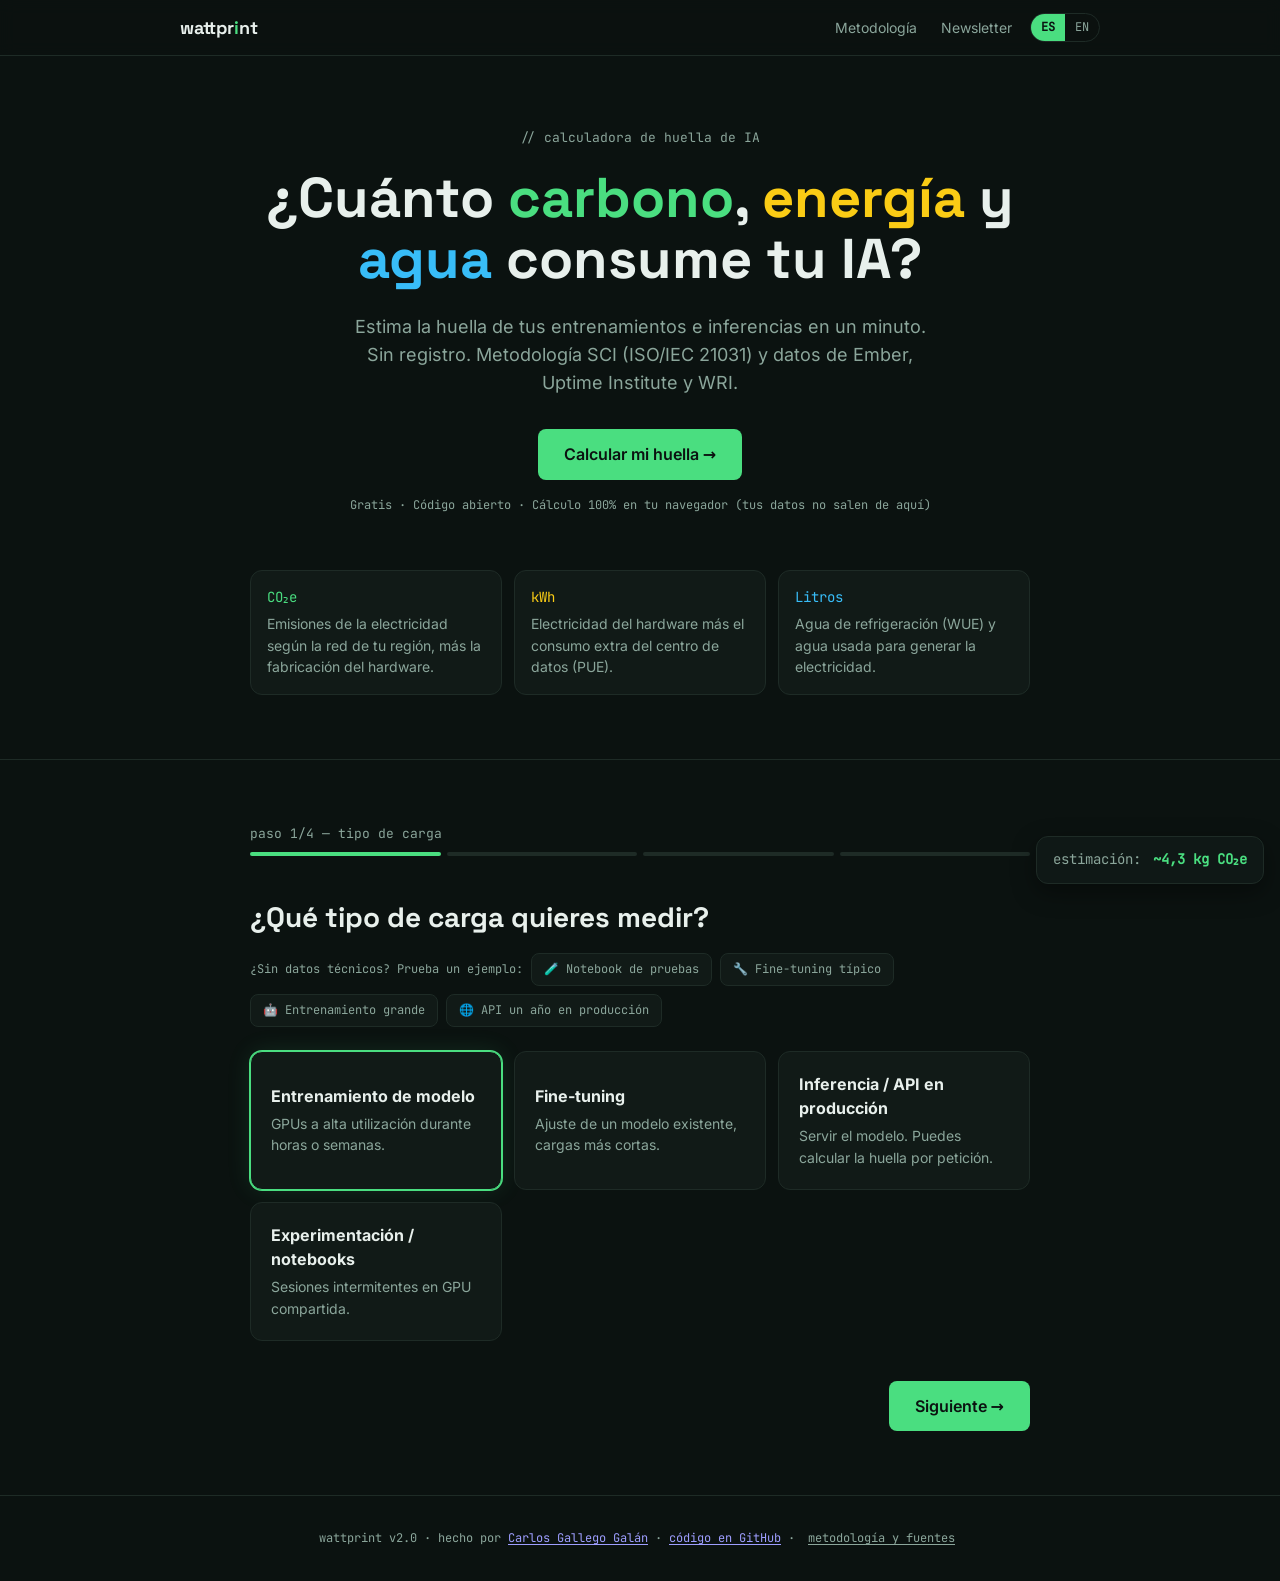
<file: _build/src/tool/wattprint/index.html>
<!DOCTYPE html>
<html lang="es">
<head>
<meta charset="UTF-8" />
<meta name="viewport" content="width=device-width, initial-scale=1.0" />
<title>Wattprint — ¿Cuánto carbono, energía y agua consume tu IA?</title>
<meta name="description" content="Calcula la huella de carbono, energía y agua de tus entrenamientos e inferencias de IA. Sin registro. Metodología SCI (ISO/IEC 21031), datos de Ember, Uptime Institute y WRI." />
<meta property="og:title" content="Wattprint — la huella de carbono, energía y agua de tu IA" />
<meta property="og:description" content="Calcula cuánto CO₂e, kWh y litros de agua consume tu carga de IA. Gratis, sin registro, todo en tu navegador." />
<meta property="og:type" content="website" />
<meta name="twitter:card" content="summary" />
<meta name="theme-color" content="#0B1210" />
<link rel="icon" href="data:image/svg+xml,%3Csvg xmlns='http://www.w3.org/2000/svg' viewBox='0 0 32 32'%3E%3Crect width='32' height='32' rx='7' fill='%230B1210'/%3E%3Cpath d='M17.5 4 8 18h6l-1.5 10L22 13h-6l1.5-9z' fill='%234ADE80'/%3E%3C/svg%3E" />

<!-- ============================================================
     WATTPRINT · v2.0
     ─ Un solo archivo, sin dependencias. Todo se calcula en el navegador.
     ─ Marco: Software Carbon Intensity (SCI, ISO/IEC 21031):
       SCI = ((E × I) + M) por R
     ─ Carbono de la red: Ember. PUE: Uptime Institute 2025.
       WUE: EESI 2024 / informes de Google y Microsoft.
       Agua de la generación eléctrica: WRI 2020 (Reig et al.),
       el mismo marco que Li et al., "Making AI Less Thirsty".
     ─ Bilingüe ES/EN (?lang=en).
     ============================================================ -->

<link rel="stylesheet" href="/assets/fonts/fonts.css"/>

<style>
:root{
  --base:#0B1210; --surface:#111A17; --line:#1E2B26;
  --ink:#E8F0EC; --muted:#8BA69B;
  --carbon:#4ADE80; --energy:#FACC15; --water:#38BDF8; --alert:#F87171;
  --carbon-2:#166534; --energy-2:#854D0E; --water-2:#0C4A6E;
  --f-display:"Space Grotesk",system-ui,sans-serif;
  --f-body:Inter,system-ui,sans-serif;
  --f-mono:"JetBrains Mono",ui-monospace,monospace;
  --r-lg:12px; --r-md:8px;
  color-scheme:dark;
}
*{ box-sizing:border-box; margin:0; }
/* Barras de desplazamiento finas y discretas */
*{ scrollbar-width:thin; scrollbar-color:#2C3F37 transparent; }
::-webkit-scrollbar{ width:10px; height:10px; }
::-webkit-scrollbar-track{ background:transparent; }
::-webkit-scrollbar-thumb{ background:#2C3F37; border-radius:99px; border:3px solid transparent; background-clip:padding-box; }
::-webkit-scrollbar-thumb:hover{ background:#3F5A4F; border:3px solid transparent; background-clip:padding-box; }
::-webkit-scrollbar-corner{ background:transparent; }
html{ scroll-behavior:smooth; }
body{ background:var(--base); color:var(--ink); font-family:var(--f-body);
      line-height:1.55; -webkit-font-smoothing:antialiased; }
button{ font:inherit; color:inherit; background:none; border:0; cursor:pointer; }
input,select{ font:inherit; color:inherit; }
:focus-visible{ outline:2px solid var(--carbon); outline-offset:2px; border-radius:6px; }
.mono{ font-family:var(--f-mono); }
.muted{ color:var(--muted); }
.wrap{ max-width:820px; margin:0 auto; padding:0 20px; }

.nav{ position:fixed; inset:0 0 auto 0; z-index:40; height:56px;
  background:color-mix(in srgb,var(--base) 82%,transparent);
  backdrop-filter:blur(8px); border-bottom:1px solid var(--line); }
.nav-in{ max-width:960px; margin:0 auto; height:100%; padding:0 20px;
  display:flex; align-items:center; justify-content:space-between; gap:12px; }
.logo{ font-family:var(--f-display); font-weight:700; font-size:18px; letter-spacing:-.01em; }
.logo i{ color:var(--carbon); font-style:normal; }
.nav-links{ display:flex; gap:18px; align-items:center; font-size:14px; color:var(--muted); }
.nav-links a,.nav-links button{ color:inherit; text-decoration:none; transition:color .15s; }
.nav-links a:hover,.nav-links button:hover{ color:var(--ink); }
.lang{ display:flex; border:1px solid var(--line); border-radius:99px; overflow:hidden; font-family:var(--f-mono); font-size:12px; }
.lang button{ padding:4px 10px; color:var(--muted); }
.lang button[aria-pressed="true"]{ background:var(--carbon); color:var(--base); font-weight:700; }
@media (max-width:520px){ .nav-links .hide-sm{ display:none; } }

.btn{ display:inline-block; border-radius:var(--r-md); padding:13px 26px;
  font-weight:600; transition:filter .15s, transform .1s; text-decoration:none; }
.btn:active{ transform:scale(.98); }
.btn-primary{ background:var(--carbon); color:var(--base); }
.btn-primary:hover{ filter:brightness(1.1); }
.btn-ghost{ border:1px solid var(--line); color:var(--muted); }
.btn-ghost:hover{ color:var(--ink); border-color:var(--muted); }

.card{ background:var(--surface); border:1px solid var(--line); border-radius:var(--r-lg); }
.pick{ transition:border-color .18s, box-shadow .18s, transform .18s; cursor:pointer; text-align:left; }
.pick:hover{ border-color:var(--muted); transform:translateY(-1px); }
.pick[aria-pressed="true"]{ border-color:var(--carbon);
  box-shadow:0 0 0 1px var(--carbon), 0 0 24px rgba(74,222,128,.12); }
.grid-2{ display:grid; grid-template-columns:repeat(auto-fit,minmax(240px,1fr)); gap:12px; }
.grid-3{ display:grid; grid-template-columns:repeat(auto-fit,minmax(160px,1fr)); gap:12px; }

.glow-c{ text-shadow:0 0 32px rgba(74,222,128,.35); }
.glow-e{ text-shadow:0 0 32px rgba(250,204,21,.30); }
.glow-w{ text-shadow:0 0 32px rgba(56,189,248,.30); }
.t-carbon{ color:var(--carbon);} .t-energy{ color:var(--energy);}
.t-water{ color:var(--water);}  .t-alert{ color:var(--alert);}

input[type=range]{ -webkit-appearance:none; appearance:none; width:100%; height:4px; border-radius:99px;
  background:linear-gradient(to right,var(--carbon) var(--fill,50%),var(--line) var(--fill,50%)); outline:none; }
input[type=range]::-webkit-slider-thumb{ -webkit-appearance:none; width:22px; height:22px; border-radius:50%;
  background:var(--base); border:2px solid var(--carbon); cursor:grab; box-shadow:0 0 12px rgba(74,222,128,.4); }
input[type=range]::-moz-range-thumb{ width:22px; height:22px; border-radius:50%;
  background:var(--base); border:2px solid var(--carbon); cursor:grab; }

.step{ display:none; animation:fadeUp .25s ease both; }
.step.active{ display:block; }
@keyframes fadeUp{ from{opacity:0; transform:translateY(8px);} to{opacity:1; transform:none;} }
.prog{ height:4px; flex:1; border-radius:99px; background:var(--line); transition:background .3s; }
.prog.on{ background:var(--carbon); }

/* Selector segmentado (modo estimar / medido, vida útil) */
.seg{ display:inline-flex; border:1px solid var(--line); border-radius:var(--r-md); overflow:hidden; }
.seg button{ padding:9px 16px; font-size:14px; color:var(--muted); }
.seg button[aria-pressed="true"]{ background:color-mix(in srgb,var(--carbon) 18%,transparent); color:var(--ink); box-shadow:inset 0 -2px 0 var(--carbon); }
.row{ display:flex; align-items:center; justify-content:space-between; gap:16px; flex-wrap:wrap; padding:16px; margin-top:12px; }
.row b{ font-size:14px; }
.row p{ font-size:12px; }
.num{ width:150px; text-align:right; font-family:var(--f-mono); }

#results{ display:none; }
#results.show{ display:block; animation:fadeUp .35s ease both; }
.metric{ text-align:center; padding:24px 16px; }
.metric b{ font-family:var(--f-mono); font-weight:700; font-size:clamp(34px,6vw,48px); display:block; }
.metric span{ font-family:var(--f-mono); font-size:13px; color:var(--muted); margin-top:6px; display:block; }
.metric small{ font-family:var(--f-mono); font-size:12px; display:block; margin-top:4px; min-height:16px; }

.badge{ display:flex; gap:16px; align-items:center; padding:20px 24px; margin-top:14px; }
.badge .ico{ font-size:34px; }
.badge h3{ font-family:var(--f-display); font-size:19px; }
.badge p{ font-size:14px; color:var(--muted); }

/* Desglose visual */
.bk{ display:grid; gap:18px; }
.bk-h{ display:flex; justify-content:space-between; gap:8px; font-size:14px; margin-bottom:6px; }
.bk-h b{ font-weight:600; }
.bar{ display:flex; height:14px; border-radius:99px; overflow:hidden; background:var(--line); }
.bar i{ display:block; height:100%; transition:width .6s ease; }
.leg{ display:flex; flex-wrap:wrap; gap:6px 16px; margin-top:6px; font-family:var(--f-mono); font-size:12px; color:var(--muted); }
.leg span::before{ content:""; display:inline-block; width:9px; height:9px; border-radius:2px; margin-right:6px; background:var(--c); vertical-align:0; }

/* Por petición / al año */
.kpis{ display:grid; grid-template-columns:repeat(auto-fit,minmax(220px,1fr)); gap:12px; margin-top:14px; }
.kpi{ padding:18px 20px; }
.kpi p{ font-family:var(--f-mono); font-size:12px; color:var(--muted); }
.kpi div{ margin-top:6px; font-family:var(--f-mono); font-size:15px; line-height:1.8; }

.challenge{ display:flex; gap:12px; align-items:flex-start; padding:14px 16px;
  border:1px solid var(--line); border-radius:var(--r-md); cursor:pointer;
  transition:border-color .15s, background .15s; }
.challenge:hover{ border-color:var(--muted); }
.challenge.on{ border-color:var(--carbon); background:rgba(74,222,128,.05); }
.challenge input{ margin-top:3px; accent-color:var(--carbon); width:16px; height:16px; }
.challenge b{ font-size:14px; font-weight:600; display:block; }
.challenge span{ font-size:13px; color:var(--muted); }
.challenge .save{ margin-left:auto; font-family:var(--f-mono); font-size:12px;
  color:var(--carbon); white-space:nowrap; padding-top:3px; }

#toast{ position:fixed; left:50%; bottom:88px; transform:translate(-50%,20px); z-index:60;
  background:var(--surface); border:1px solid var(--carbon); border-radius:var(--r-md);
  padding:12px 20px; font-family:var(--f-mono); font-size:14px; opacity:0;
  pointer-events:none; transition:opacity .25s, transform .25s; box-shadow:0 8px 30px rgba(0,0,0,.5); max-width:92vw; }
#toast.show{ opacity:1; transform:translate(-50%,0); }

#live{ position:fixed; right:16px; bottom:16px; z-index:30; padding:12px 16px;
  background:color-mix(in srgb,var(--surface) 92%,transparent); backdrop-filter:blur(6px);
  border:1px solid var(--line); border-radius:var(--r-lg);
  font-family:var(--f-mono); font-size:14px; box-shadow:0 8px 24px rgba(0,0,0,.4);
  transition:opacity .2s, border-color .3s; }
#live.saving{ border-color:var(--carbon); }

.modal-backdrop{ position:fixed; inset:0; z-index:50; display:none; padding:16px;
  align-items:center; justify-content:center;
  background:rgba(11,18,16,.82); backdrop-filter:blur(4px); }
.modal-backdrop.open{ display:flex; animation:fadeUp .2s ease both; }
.modal{ max-width:640px; width:100%; max-height:84vh; display:flex; flex-direction:column; overflow:hidden; padding:0; }
.modal-head{ display:flex; justify-content:space-between; align-items:flex-start; padding:24px 28px 12px; border-bottom:1px solid var(--line); }
.modal-body p+p{ margin-top:10px; }
.modal-body{ overflow-y:auto; padding:16px 28px 28px; overscroll-behavior:contain; }
.modal h3{ font-family:var(--f-display); font-size:20px; }
.modal .src{ font-size:13.5px; color:var(--muted); line-height:1.65; }
.modal .src strong{ color:var(--ink); }
.modal code{ font-family:var(--f-mono); font-size:12.5px; }
.modal table{ width:100%; border-collapse:collapse; font-family:var(--f-mono); font-size:12px; margin:10px 0; }
.modal th{ text-align:left; font-weight:500; color:var(--ink); padding:4px 6px; border-bottom:1px solid var(--muted); }
.modal td{ padding:4px 6px; border-bottom:1px solid var(--line); color:var(--muted); }
.modal td+td, .modal th+th{ text-align:right; }

.field{ background:var(--base); border:1px solid var(--line); border-radius:var(--r-md);
  padding:12px 16px; width:100%; }
.field::placeholder{ color:color-mix(in srgb,var(--muted) 60%,transparent); }
.field:focus{ border-color:var(--carbon); outline:none; }
select.field{ appearance:none; font-family:var(--f-mono); font-size:14px; }

.eyebrow{ font-family:var(--f-mono); font-size:13px; color:var(--muted); }
.h1{ font-family:var(--f-display); font-weight:700; font-size:clamp(34px,6.4vw,56px); line-height:1.08; }
.h2{ font-family:var(--f-display); font-weight:700; font-size:clamp(22px,4vw,28px); }
section{ padding:64px 0; }
.bt{ border-top:1px solid var(--line); }
.hidden{ display:none !important; }
.chip{ font-family:var(--f-mono); font-size:12px; padding:6px 12px;
  background:var(--surface); border:1px solid var(--line); border-radius:var(--r-md);
  color:var(--muted); transition:color .15s,border-color .15s; }
.chip:hover{ color:var(--ink); border-color:var(--muted); }
.note{ font-family:var(--f-mono); font-size:12px; color:var(--muted); margin-top:8px; }

/* ============ Informe imprimible (Guardar como PDF) ============ */
#report{ display:none; }
@media print{
  @page{ size:A4; margin:16mm 14mm; }
  html,body{ background:#fff !important; color:#111 !important; color-scheme:light; }
  body > *:not(#report){ display:none !important; }
  #report{ display:block !important; font-family:Inter,system-ui,sans-serif; font-size:10.5pt; line-height:1.45; color:#111; }
  #report h1{ font-family:"Space Grotesk",sans-serif; font-size:20pt; margin-bottom:2pt; }
  #report h2{ font-family:"Space Grotesk",sans-serif; font-size:12.5pt; margin:14pt 0 5pt; border-bottom:1px solid #ccc; padding-bottom:3pt; }
  #report .sub{ color:#555; font-size:9.5pt; }
  #report table{ width:100%; border-collapse:collapse; margin-top:4pt; }
  #report td,#report th{ border-bottom:1px solid #e3e3e3; padding:4pt 6pt; text-align:left; vertical-align:top; }
  #report th{ background:#f3f5f4; font-weight:600; }
  #report td.n,#report th.n{ text-align:right; font-family:"JetBrains Mono",monospace; white-space:nowrap; }
  #report .big{ display:flex; gap:10pt; margin-top:8pt; }
  #report .big div{ flex:1; border:1px solid #ddd; border-radius:6pt; padding:8pt 10pt; }
  #report .big b{ display:block; font-family:"JetBrains Mono",monospace; font-size:17pt; }
  #report .big span{ color:#555; font-size:9pt; }
  #report .rbar{ display:flex; height:9pt; border-radius:5pt; overflow:hidden; background:#eee; margin:3pt 0 1pt; -webkit-print-color-adjust:exact; print-color-adjust:exact; }
  #report .rbar i{ display:block; height:100%; -webkit-print-color-adjust:exact; print-color-adjust:exact; }
  #report .small{ font-size:8.8pt; color:#444; }
  #report ul{ padding-left:14pt; }
}

@media (prefers-reduced-motion: reduce){
  *{ animation:none !important; transition:none !important; }
  html{ scroll-behavior:auto; }
}
</style>
</head>

<body>

<header class="nav">
  <div class="nav-in">
    <a href="#" class="logo" style="text-decoration:none;color:var(--ink)">wattpr<i>i</i>nt</a>
    <nav class="nav-links">
      <button data-open-method data-i="nav_method">Metodología</button>
      <a href="#newsletter" class="hide-sm">Newsletter</a>
      <div class="lang" role="group" aria-label="Idioma / Language">
        <button data-lang="es" aria-pressed="true">ES</button>
        <button data-lang="en" aria-pressed="false">EN</button>
      </div>
    </nav>
  </div>
</header>

<!-- ============================================================ HERO -->
<section style="padding-top:128px">
  <div class="wrap" style="text-align:center">
    <p class="eyebrow" style="margin-bottom:20px" data-i="hero_eyebrow">// calculadora de huella de IA</p>
    <h1 class="h1" data-i="hero_h1">¿Cuánto <span class="t-carbon">carbono</span>, <span class="t-energy">energía</span> y <span class="t-water">agua</span> consume tu IA?</h1>
    <p class="muted" style="font-size:18px;max-width:600px;margin:24px auto 0" data-i="hero_p">
      Estima la huella de tus entrenamientos e inferencias en un minuto. Sin registro. Metodología SCI (ISO/IEC 21031) y datos de Ember, Uptime Institute y WRI.
    </p>
    <a href="#calc" class="btn btn-primary" style="margin-top:32px" data-i="hero_cta">Calcular mi huella →</a>
    <p class="mono muted" style="font-size:12px;margin-top:16px" data-i="hero_note">
      Gratis · Código abierto · Cálculo 100% en tu navegador (tus datos no salen de aquí)
    </p>
    <div class="grid-3" style="margin-top:56px;text-align:left">
      <div class="card" style="padding:16px">
        <p class="mono t-carbon" style="font-size:14px">CO₂e</p>
        <p class="muted" style="font-size:14px;margin-top:4px" data-i="hero_c">Emisiones de la electricidad según la red de tu región, más la fabricación del hardware.</p>
      </div>
      <div class="card" style="padding:16px">
        <p class="mono t-energy" style="font-size:14px">kWh</p>
        <p class="muted" style="font-size:14px;margin-top:4px" data-i="hero_e">Electricidad del hardware más el consumo extra del centro de datos (PUE).</p>
      </div>
      <div class="card" style="padding:16px">
        <p class="mono t-water" style="font-size:14px" data-i="hero_w_t">Litros</p>
        <p class="muted" style="font-size:14px;margin-top:4px" data-i="hero_w">Agua de refrigeración (WUE) y agua usada para generar la electricidad.</p>
      </div>
    </div>
  </div>
</section>

<!-- ============================================================ CALCULADORA -->
<section id="calc" class="bt">
  <div class="wrap">
    <p id="stepLabel" class="eyebrow" style="margin-bottom:8px">—</p>
    <div style="display:flex;gap:6px;margin-bottom:40px" aria-hidden="true">
      <div class="prog on"></div><div class="prog"></div><div class="prog"></div><div class="prog"></div>
    </div>

    <!-- PASO 1 · tipo de carga -->
    <div class="step active" data-step="1">
      <h2 class="h2" data-i="s1_h">¿Qué tipo de carga quieres medir?</h2>
      <div style="display:flex;flex-wrap:wrap;gap:8px;align-items:center;margin-top:14px">
        <span class="mono muted" style="font-size:12px" data-i="s1_try">¿Sin datos técnicos? Prueba un ejemplo:</span>
        <button class="chip" data-preset="0" data-i="pr0">🧪 Notebook de pruebas</button>
        <button class="chip" data-preset="1" data-i="pr1">🔧 Fine-tuning típico</button>
        <button class="chip" data-preset="2" data-i="pr2">🤖 Entrenamiento grande</button>
        <button class="chip" data-preset="3" data-i="pr3">🌐 API un año en producción</button>
      </div>
      <div class="grid-2" style="margin-top:24px" role="group" data-ia="aria-label:s1_h">
        <button class="pick card" style="padding:20px" data-workload="train" data-util="0.85" aria-pressed="true">
          <b data-i="wl_train">Entrenamiento de modelo</b>
          <span class="muted" style="font-size:14px;display:block;margin-top:4px" data-i="wl_train_d">GPUs a alta utilización durante horas o semanas.</span>
        </button>
        <button class="pick card" style="padding:20px" data-workload="ft" data-util="0.70" aria-pressed="false">
          <b data-i="wl_ft">Fine-tuning</b>
          <span class="muted" style="font-size:14px;display:block;margin-top:4px" data-i="wl_ft_d">Ajuste de un modelo existente, cargas más cortas.</span>
        </button>
        <button class="pick card" style="padding:20px" data-workload="inf" data-util="0.40" aria-pressed="false">
          <b data-i="wl_inf">Inferencia / API en producción</b>
          <span class="muted" style="font-size:14px;display:block;margin-top:4px" data-i="wl_inf_d">Servir el modelo. Puedes calcular la huella por petición.</span>
        </button>
        <button class="pick card" style="padding:20px" data-workload="exp" data-util="0.55" aria-pressed="false">
          <b data-i="wl_exp">Experimentación / notebooks</b>
          <span class="muted" style="font-size:14px;display:block;margin-top:4px" data-i="wl_exp_d">Sesiones intermitentes en GPU compartida.</span>
        </button>
      </div>
    </div>

    <!-- PASO 2 · energía: estimada o medida -->
    <div class="step" data-step="2">
      <h2 class="h2" data-i="s2_h">¿Cuánta energía consume?</h2>
      <div class="seg" role="group" style="margin-top:16px" data-ia="aria-label:s2_h">
        <button data-mode="est" aria-pressed="true" data-i="mode_est">Estimar con el hardware</button>
        <button data-mode="meas" aria-pressed="false" data-i="mode_meas">Tengo kWh medidos</button>
      </div>

      <div id="estBox">
        <p class="note" data-i="s2_tip">💡 ¿No conoces el hardware? Elige "No lo sé": usamos una GPU media y el resultado sigue siendo útil.</p>
        <div class="grid-3" style="margin-top:18px" role="group" data-ia="aria-label:hw">
          <button class="pick card" style="padding:16px" data-gpu="h100" data-w="700" aria-pressed="false">
            <b style="font-size:14px">NVIDIA H100</b><span class="mono muted" style="font-size:12px;display:block;margin-top:4px">TDP 700 W</span>
          </button>
          <button class="pick card" style="padding:16px" data-gpu="a100" data-w="400" aria-pressed="true">
            <b style="font-size:14px">NVIDIA A100</b><span class="mono muted" style="font-size:12px;display:block;margin-top:4px">TDP 400 W</span>
          </button>
          <button class="pick card" style="padding:16px" data-gpu="v100" data-w="300" aria-pressed="false">
            <b style="font-size:14px">NVIDIA V100</b><span class="mono muted" style="font-size:12px;display:block;margin-top:4px">TDP 300 W</span>
          </button>
          <button class="pick card" style="padding:16px" data-gpu="t4" data-w="70" aria-pressed="false">
            <b style="font-size:14px">NVIDIA T4</b><span class="mono muted" style="font-size:12px;display:block;margin-top:4px">TDP 70 W</span>
          </button>
          <button class="pick card" style="padding:16px" data-gpu="cpu" data-w="150" aria-pressed="false">
            <b style="font-size:14px" data-i="gpu_cpu">Instancia CPU</b><span class="mono muted" style="font-size:12px;display:block;margin-top:4px">~150 W</span>
          </button>
          <button class="pick card" style="padding:16px" data-gpu="avg" data-w="300" aria-pressed="false">
            <b style="font-size:14px" data-i="gpu_avg">No lo sé</b><span class="mono muted" style="font-size:12px;display:block;margin-top:4px" data-i="gpu_avg_d">media ~300 W</span>
          </button>
        </div>
      </div>

      <div id="measBox" class="hidden">
        <div class="card row">
          <div>
            <b data-i="meas_l">Energía medida de los servidores (kWh)</b>
            <p class="muted" data-i="meas_d">Consumo de GPU/CPU medido con CodeCarbon, nvidia-smi, DCGM o el panel de tu proveedor. Encima aplicamos el PUE del centro de datos.</p>
          </div>
          <input id="measKwh" class="field num" type="number" min="0" step="any" inputmode="decimal" placeholder="kWh" />
        </div>
      </div>

      <div class="card row">
        <div>
          <b data-i="units_l">Aceleradores o instancias en paralelo</b>
          <p class="muted" data-i="units_d">Se usa también para la huella de fabricación del hardware.</p>
        </div>
        <div style="display:flex;align-items:center;gap:12px">
          <button id="unitsMinus" class="mono" style="width:36px;height:36px;border:1px solid var(--line);border-radius:var(--r-md)" data-ia="aria-label:units_minus">−</button>
          <span id="unitsVal" class="mono" style="font-weight:700;font-size:18px;min-width:44px;text-align:center">1</span>
          <button id="unitsPlus" class="mono" style="width:36px;height:36px;border:1px solid var(--line);border-radius:var(--r-md)" data-ia="aria-label:units_plus">+</button>
        </div>
      </div>

      <div style="margin-top:28px">
        <div style="display:flex;justify-content:space-between;align-items:flex-end;margin-bottom:12px">
          <label for="hours" style="font-size:14px;font-weight:500" data-i="hours_l">Horas de ejecución</label>
          <span id="hoursVal" class="mono" style="font-weight:700;font-size:24px">24 h</span>
        </div>
        <input id="hours" type="range" min="0" max="100" value="48" data-ia="aria-label:hours_l" />
        <div class="mono muted" style="display:flex;justify-content:space-between;font-size:12px;margin-top:8px">
          <span>1 h</span><span>24 h</span><span data-i="tick_w">1 semana</span><span data-i="tick_m">1 mes</span>
        </div>
      </div>

      <div id="reqRow" class="card row hidden">
        <div>
          <b data-i="req_l">Peticiones atendidas en ese tiempo (opcional)</b>
          <p class="muted" data-i="req_d">Con este dato calculamos la huella por petición, la unidad funcional (R) de la metodología SCI.</p>
        </div>
        <input id="reqs" class="field num" type="number" min="0" step="1" inputmode="numeric" placeholder="0" />
      </div>

      <div class="card row">
        <div>
          <b data-i="reps_l">¿Cuántas veces al año se repite?</b>
          <p class="muted" data-i="reps_d">Para la vista anual. Un servicio que funciona todo el mes, 12 veces; un entrenamiento único, 1.</p>
        </div>
        <input id="reps" class="field num" type="number" min="1" step="1" inputmode="numeric" value="1" />
      </div>
    </div>

    <!-- PASO 3 · región -->
    <div class="step" data-step="3">
      <h2 class="h2" data-i="s3_h">¿Dónde está el centro de datos?</h2>
      <p class="muted" style="margin-top:8px" data-i="s3_p">La red eléctrica de cada país puede multiplicar el carbono por más de 20, y también el agua que se gasta al generar la electricidad.</p>
      <p class="note" data-i="s3_tip">💡 ¿Usas APIs de OpenAI o Anthropic, o no lo sabes? "EE. UU. Este (Virginia)" o "Media mundial" son buenas aproximaciones.</p>
      <select id="region" class="field" style="margin-top:24px" data-ia="aria-label:s3_h"></select>
    </div>

    <!-- PASO 4 · centro de datos -->
    <div class="step" data-step="4">
      <h2 class="h2" data-i="s4_h">¿Qué tipo de centro de datos?</h2>
      <p class="muted" style="margin-top:8px" data-i="s4_p">La eficiencia energética (PUE) y el uso de agua (WUE) varían mucho entre operadores.</p>
      <p class="note" data-i="s4_tip">💡 Regla simple: AWS, Google Cloud o Azure → "Cloud hyperscale". Servidores propios o proveedor local → "Centro de datos medio".</p>
      <div class="grid-2" style="margin-top:24px" role="group" data-ia="aria-label:s4_h">
        <button class="pick card" style="padding:20px" data-dc="hyper" data-pue="1.12" data-wue="0.65" aria-pressed="true">
          <b data-i="dc_hyper">Cloud hyperscale</b>
          <span class="muted" style="font-size:14px;display:block;margin-top:4px">AWS, Google Cloud, Azure…</span>
          <span class="mono muted" style="font-size:12px;display:block;margin-top:6px" data-i="dc_hyper_m">PUE 1,12 · WUE 0,65 L/kWh</span>
        </button>
        <button class="pick card" style="padding:20px" data-dc="avg" data-pue="1.54" data-wue="1.9" aria-pressed="false">
          <b data-i="dc_avg">Centro de datos medio / propio</b>
          <span class="muted" style="font-size:14px;display:block;margin-top:4px" data-i="dc_avg_d">Colocation o sala propia típica.</span>
          <span class="mono muted" style="font-size:12px;display:block;margin-top:6px" data-i="dc_avg_m">PUE 1,54 · WUE 1,9 L/kWh</span>
        </button>
      </div>
      <div class="card row">
        <div>
          <b data-i="life_l">Vida útil del hardware</b>
          <p class="muted" data-i="life_d">Años en los que se reparte la huella de fabricación. Las grandes nubes amortizan sus servidores en 5–6 años.</p>
        </div>
        <div class="seg" role="group" data-ia="aria-label:life_l">
          <button data-life="4" aria-pressed="false">4</button>
          <button data-life="5" aria-pressed="false">5</button>
          <button data-life="6" aria-pressed="true">6</button>
        </div>
      </div>
    </div>

    <div style="display:flex;justify-content:space-between;align-items:center;margin-top:40px">
      <button id="btnBack" class="muted" style="visibility:hidden" data-i="back">← Atrás</button>
      <button id="btnNext" class="btn btn-primary">—</button>
    </div>
  </div>
</section>

<div id="live" aria-live="polite" style="opacity:0;pointer-events:none">
  <span class="muted" data-i="live">estimación:</span>
  <b id="livekg" class="t-carbon" style="margin-left:4px">—</b>
  <span id="liveSave" class="t-carbon hidden" style="font-size:12px;display:block;margin-top:2px"></span>
</div>
<div id="toast" role="status"></div>

<!-- ============================================================ RESULTADOS -->
<section id="results" class="bt">
  <div class="wrap">
    <div style="display:flex;flex-wrap:wrap;gap:12px;align-items:center">
      <h2 class="h2" data-i="r_h">La huella de tu carga</h2>
      <button id="editInputs" class="chip"><span id="inputsChip">—</span> ✎</button>
    </div>

    <div id="badge" class="badge card">
      <div class="ico" id="badgeIco">🌿</div>
      <div>
        <h3 id="badgeName">—</h3>
        <p id="badgeMsg">—</p>
        <p id="badgeNext" class="mono muted" style="font-size:12px;margin-top:6px"></p>
      </div>
    </div>

    <div class="grid-3" style="margin-top:14px">
      <div class="metric card">
        <b id="rCO2" class="t-carbon glow-c">0</b><span>kg CO₂e</span>
        <small id="dCO2" class="t-carbon"></small>
      </div>
      <div class="metric card">
        <b id="rKWH" class="t-energy glow-e">0</b><span>kWh</span>
        <small id="dKWH" class="t-energy"></small>
      </div>
      <div class="metric card">
        <b id="rH2O" class="t-water glow-w">0</b><span data-i="u_water">litros de agua</span>
        <small id="dH2O" class="t-water"></small>
      </div>
    </div>

    <!-- Desglose visual -->
    <div class="card" style="padding:24px;margin-top:14px">
      <p class="eyebrow" style="margin-bottom:16px" data-i="bk_h">// de dónde sale cada cifra</p>
      <div id="breakdown" class="bk"></div>
    </div>

    <!-- Por petición y al año -->
    <div id="kpis" class="kpis"></div>

    <div class="card" style="padding:24px;margin-top:14px">
      <p class="eyebrow" style="margin-bottom:16px" data-i="eq_h">// esto equivale a…</p>
      <ul id="eqList" style="list-style:none;display:grid;gap:12px;font-size:17px"></ul>
    </div>

    <div class="card" style="padding:24px;margin-top:14px">
      <div style="display:flex;flex-wrap:wrap;justify-content:space-between;align-items:baseline;gap:8px">
        <b data-i="ch_h">Retos de optimización</b>
        <span id="totalSave" class="mono t-carbon" style="font-size:14px"></span>
      </div>
      <p class="muted" style="font-size:14px;margin-top:4px" data-i="ch_p">Marca los que podrías aplicar y mira cómo cambia tu huella.</p>
      <div id="challenges" style="display:grid;gap:10px;margin-top:16px"></div>
    </div>

    <div style="display:flex;flex-wrap:wrap;gap:12px;margin-top:32px">
      <button id="btnPdf" class="btn btn-primary" data-i="b_pdf">Descargar informe (PDF)</button>
      <button id="btnCsv" class="btn btn-ghost" data-i="b_csv">Datos en CSV</button>
      <button id="btnCard" class="btn btn-ghost" data-i="b_card">Tarjeta para compartir</button>
      <button id="btnLink" class="btn btn-ghost" data-i="b_link">Copiar enlace</button>
      <button id="btnReset" class="btn btn-ghost" data-i="b_reset">Nueva estimación</button>
      <button id="btnSci" class="mono muted" style="font-size:14px;text-decoration:underline;text-underline-offset:4px" data-i="b_sci">Ver el cálculo completo</button>
    </div>

    <div id="sciPanel" class="hidden card mono" style="background:var(--base);padding:20px;margin-top:16px;font-size:14px;line-height:1.9"></div>

    <div id="newsletter" class="card" style="border-color:color-mix(in srgb,var(--carbon) 60%,transparent);padding:28px;margin-top:40px">
      <h3 class="h2" style="font-size:20px" data-i="nl_h">Esto es solo la foto de hoy.</h3>
      <p class="muted" style="margin-top:8px" data-i="nl_p">Suscríbete a Neocortech, mi newsletter sobre gobernanza de IA: agentes, IA generativa, ética, riesgos y sostenibilidad.</p>
      <form id="nlForm" method="post" target="kit-sink-wp" style="display:flex;flex-wrap:wrap;gap:12px;margin-top:20px">
        <input id="nlEmail" name="email_address" type="email" required class="field" style="flex:1;min-width:220px" autocomplete="email" data-ia="placeholder:nl_ph" placeholder="tu@email.com" />
        <button id="nlBtn" class="btn btn-primary" type="submit" data-i="nl_btn">Suscribirme</button>
      </form>
      <iframe name="kit-sink-wp" title="kit" hidden></iframe>
      <p id="nlMsg" class="mono muted" style="font-size:12px;margin-top:12px" data-i="nl_note">Sin spam. Baja cuando quieras.</p>
    </div>
  </div>
</section>

<footer class="bt" style="padding:32px 0;text-align:center">
  <p class="mono muted" style="font-size:12px;padding:0 16px">
    wattprint v2.0 · <span data-i="f_by">hecho por</span> <a href="https://neocortech-kohl.vercel.app/" style="text-decoration:underline;text-underline-offset:2px">Carlos Gallego Galán</a> · <a href="https://github.com/KairlosGG/wattprint" target="_blank" rel="noopener" style="text-decoration:underline;text-underline-offset:2px" data-i="f_code">código en GitHub</a> ·
    <button data-open-method style="text-decoration:underline;text-underline-offset:2px" data-i="f_method">metodología y fuentes</button>
  </p>
</footer>

<!-- ============================================================ MODAL METODOLOGÍA -->
<div id="methodModal" class="modal-backdrop" role="dialog" aria-modal="true" aria-labelledby="methodTitle">
  <div class="modal card">
    <div class="modal-head">
      <h3 id="methodTitle" data-i="m_h">Metodología y fuentes</h3>
      <button id="closeMethod" class="muted" style="font-size:24px;line-height:1" data-ia="aria-label:close">×</button>
    </div>
    <div class="modal-body src" style="display:grid;gap:12px">
      <div data-i="m_body"></div>
      <div id="srcTable"></div>
      <p id="srcUpdated" class="mono" style="font-size:12px"></p>
      <div data-i="m_body2"></div>
    </div>
  </div>
</div>

<!-- Informe para imprimir / guardar como PDF (se rellena al pulsar el botón) -->
<div id="report" aria-hidden="true"></div>

<script>
'use strict';
/* ============================================================
   0 · CONFIGURACIÓN
============================================================ */
const CONFIG = {
  newsletter: { endpoint:'https://app.kit.com/forms/10085804/subscriptions' },
  shareUrl: 'neocortech-kohl.vercel.app/tool/wattprint/',
};

/* ============================================================
   1 · DATOS
   REGIONS: [id, nombre ES, nombre EN, gCO2e/kWh, año Ember,
             intensidad aproximada?, L/kWh agua de generación, agua aproximada?]
   Carbono: Ember (vía Our World in Data); se actualiza solo cada mes con
   scripts/update-data.mjs (GitHub Actions).
   Agua de generación: WRI (Reig et al., 2020), consumo medio de la red por
   país (EE. UU. por subred eGRID), gal/kWh × 3,785. Si el país no está en
   el estudio se usa la media mundial (marcado como aproximado).
============================================================ */
const DATA = {
  REGIONS: [ /*REGIONS:START*/
    ['world',  'Media mundial',             'World average',              458, '2025', false, 4.81, false],
    ['no',     'Noruega',                   'Norway',                      28, '2025', false, 6.66, false],
    ['se',     'Suecia',                    'Sweden',                      35, '2025', false, 6.02, false],
    ['fr',     'Francia',                   'France',                      41, '2025', false, 3.67, false],
    ['es',     'España',                    'Spain',                      154, '2025', false, 6.21, false],
    ['usw',    'EE. UU. Oeste (Oregón)',    'US West (Oregon)',           200, '2025', true , 9.50, false],
    ['eu',     'Media UE',                  'EU average',                 210, '2025', false, 4.81, true ],
    ['uk',     'Reino Unido',               'United Kingdom',             217, '2025', false, 2.35, false],
    ['ie',     'Irlanda',                   'Ireland',                    257, '2025', false, 1.48, false],
    ['de',     'Alemania',                  'Germany',                    330, '2025', false, 1.93, false],
    ['use',    'EE. UU. Este (Virginia)',   'US East (Virginia)',         357, '2025', true , 2.38, false],
    ['us',     'EE. UU. (media)',           'United States (average)',    384, '2025', false, 3.14, false],
    ['jp',     'Japón',                     'Japan',                      477, '2025', false, 2.31, false],
    ['sg',     'Singapur',                  'Singapore',                  497, '2025', false, 4.81, true ],
    ['cn',     'China',                     'China',                      525, '2025', false, 6.02, false],
    ['pl',     'Polonia',                   'Poland',                     589, '2025', false, 2.50, false],
    ['in',     'India',                     'India',                      670, '2025', false, 3.44, false],
  /*REGIONS:END*/
  ],
  UPDATED: '2026-10-25', // fecha de la última actualización de datos de carbono (scripts/update-data.mjs)
  CLEAN_ID: 'no',        // región usada por el reto "región más limpia"
  PUE_HYPER: 1.12, WUE_HYPER: 0.65,
  EMBODIED_KG: 300,      // kg CO2e por acelerador (ver metodología)
  EQ: { car:170, phone:0.0127, tree:21, shower:60, homeMonth:270 },
};
const regionById = id => DATA.REGIONS.find(r=>r[0]===id);

const CHALLENGES = [
  { id:'region', fx:{type:'clean'} },
  { id:'hyper',  fx:{type:'hyper'} },
  { id:'auto',   fx:{type:'energy', mult:0.75} },
  { id:'quant',  fx:{type:'energy', mult:0.70} },
  { id:'sched',  fx:{type:'intensity', mult:0.85} },
];
const BADGES = [
  { max:1,        ico:'🪶', key:'bd1', color:'var(--carbon)' },
  { max:20,       ico:'🌿', key:'bd2', color:'var(--carbon)' },
  { max:200,      ico:'⚡', key:'bd3', color:'var(--energy)' },
  { max:2000,     ico:'🔥', key:'bd4', color:'var(--alert)'  },
  { max:Infinity, ico:'🚨', key:'bd5', color:'var(--alert)'  },
];

/* ============================================================
   2 · TEXTOS ES / EN
============================================================ */
const I18N = {
es:{
  _title:'Wattprint — ¿Cuánto carbono, energía y agua consume tu IA?',
  nav_method:'Metodología', close:'Cerrar',
  hero_eyebrow:'// calculadora de huella de IA',
  hero_h1:'¿Cuánto <span class="t-carbon">carbono</span>, <span class="t-energy">energía</span> y <span class="t-water">agua</span> consume tu IA?',
  hero_p:'Estima la huella de tus entrenamientos e inferencias en un minuto. Sin registro. Metodología SCI (ISO/IEC 21031) y datos de Ember, Uptime Institute y WRI.',
  hero_cta:'Calcular mi huella →',
  hero_note:'Gratis · Código abierto · Cálculo 100% en tu navegador (tus datos no salen de aquí)',
  hero_c:'Emisiones de la electricidad según la red de tu región, más la fabricación del hardware.',
  hero_e:'Electricidad del hardware más el consumo extra del centro de datos (PUE).',
  hero_w_t:'Litros',
  hero_w:'Agua de refrigeración (WUE) y agua usada para generar la electricidad.',
  step:'paso {n}/4 — {name}', st1:'tipo de carga', st2:'energía', st3:'región', st4:'centro de datos',
  next:'Siguiente →', see:'Ver mi huella →', back:'← Atrás',
  s1_h:'¿Qué tipo de carga quieres medir?', s1_try:'¿Sin datos técnicos? Prueba un ejemplo:',
  pr0:'🧪 Notebook de pruebas', pr1:'🔧 Fine-tuning típico', pr2:'🤖 Entrenamiento grande', pr3:'🌐 API un año en producción',
  wl_train:'Entrenamiento de modelo', wl_train_d:'GPUs a alta utilización durante horas o semanas.',
  wl_ft:'Fine-tuning', wl_ft_d:'Ajuste de un modelo existente, cargas más cortas.',
  wl_inf:'Inferencia / API en producción', wl_inf_d:'Servir el modelo. Puedes calcular la huella por petición.',
  wl_exp:'Experimentación / notebooks', wl_exp_d:'Sesiones intermitentes en GPU compartida.',
  s2_h:'¿Cuánta energía consume?', mode_est:'Estimar con el hardware', mode_meas:'Tengo kWh medidos', hw:'Hardware',
  s2_tip:'💡 ¿No conoces el hardware? Elige "No lo sé": usamos una GPU media y el resultado sigue siendo útil.',
  gpu_cpu:'Instancia CPU', gpu_avg:'No lo sé', gpu_avg_d:'media ~300 W',
  meas_l:'Energía medida de los servidores (kWh)',
  meas_d:'Consumo de GPU/CPU medido con CodeCarbon, nvidia-smi, DCGM o el panel de tu proveedor. Encima aplicamos el PUE del centro de datos.',
  units_l:'Aceleradores o instancias en paralelo', units_d:'Se usa también para la huella de fabricación del hardware.',
  units_minus:'Menos unidades', units_plus:'Más unidades',
  hours_l:'Horas de ejecución', tick_w:'1 semana', tick_m:'1 mes', days:'{n} días',
  req_l:'Peticiones atendidas en ese tiempo (opcional)',
  req_d:'Con este dato calculamos la huella por petición, la unidad funcional (R) de la metodología SCI.',
  reps_l:'¿Cuántas veces al año se repite?',
  reps_d:'Para la vista anual. Un servicio que funciona todo el mes, 12 veces; un entrenamiento único, 1.',
  s3_h:'¿Dónde está el centro de datos?',
  s3_p:'La red eléctrica de cada país puede multiplicar el carbono por más de 20, y también el agua que se gasta al generar la electricidad.',
  s3_tip:'💡 ¿Usas APIs de OpenAI o Anthropic, o no lo sabes? "EE. UU. Este (Virginia)" o "Media mundial" son buenas aproximaciones.',
  s4_h:'¿Qué tipo de centro de datos?', s4_p:'La eficiencia energética (PUE) y el uso de agua (WUE) varían mucho entre operadores.',
  s4_tip:'💡 Regla simple: AWS, Google Cloud o Azure → "Cloud hyperscale". Servidores propios o proveedor local → "Centro de datos medio".',
  dc_hyper_m:'PUE 1,12 · WUE 0,65 L/kWh', dc_avg_m:'PUE 1,54 · WUE 1,9 L/kWh',
  dc_hyper:'Cloud hyperscale', dc_avg:'Centro de datos medio / propio', dc_avg_d:'Colocation o sala propia típica.',
  life_l:'Vida útil del hardware',
  life_d:'Años en los que se reparte la huella de fabricación. Las grandes nubes amortizan sus servidores en 5–6 años.',
  live:'estimación:', live_save:'−{p}% con tus retos',
  r_h:'La huella de tu carga', u_water:'litros de agua', with_ch:'con retos',
  bk_h:'// de dónde sale cada cifra',
  bk_c:'Carbono', bk_c1:'Electricidad', bk_c2:'Fabricación del hardware',
  bk_e:'Energía', bk_e1:'Servidores (IT)', bk_e2:'Extra del centro de datos (PUE)',
  bk_w:'Agua', bk_w1:'Refrigeración (centro de datos)', bk_w2:'Generación de la electricidad',
  bk_w_note:'≈ = el país no está en el estudio del WRI; se usa la media mundial.',
  k_req:'// por petición (SCI)', k_year:'// al año (×{n})',
  eq_h:'// esto equivale a…',
  eq_car:'km en un coche de gasolina', eq_phone:'cargas completas de smartphone',
  eq_tree:'árboles trabajando un año para absorberlo', eq_shower:'duchas de 10 minutos',
  eq_home:'de electricidad de un hogar medio', months:'{n} meses', days2:'{n} días',
  ch_h:'Retos de optimización', ch_p:'Marca los que podrías aplicar y mira cómo cambia tu huella.',
  ch_total:'Ahorro total: −{p}% CO₂e',
  ch_region:'Mover a la región más limpia', ch_region_d:'Red de Noruega ({g} g/kWh). Ojo: con tanta hidráulica, el agua de generación sube.',
  ch_hyper:'Migrar a cloud hyperscale eficiente', ch_hyper_d:'PUE 1,54 → 1,12 y WUE 1,9 → 0,65 L/kWh.',
  ch_auto:'Auto-scaling y right-sizing', ch_auto_d:'Apagar y dimensionar instancias según la demanda real (−25 % energía).',
  ch_quant:'Precisión mixta / cuantización', ch_quant_d:'FP16-INT8 donde no penalice la calidad del modelo (−30 % energía).',
  ch_sched:'Carbon-aware scheduling', ch_sched_d:'Programar la carga en las horas más limpias de la red (−15 % intensidad).',
  t_up:'{ico} ¡Subes a "{name}"! Has ahorrado un {p}% de CO₂e', t_ok:'🏆 ¡Reto superado! Has ahorrado un {p}% de CO₂e',
  bd1:'Huella pluma', bd1_m:'Menos de 1 kg CO₂e: impacto muy bajo.',
  bd2:'Código verde', bd2_m:'Menos de 20 kg CO₂e: huella baja. Los retos pueden bajarla aún más.',
  bd3:'Zona ámbar', bd3_m:'Hay margen claro de mejora. Prueba los retos de optimización.',
  bd4:'Alerta climática', bd4_m:'Huella alta. Los retos pueden recortarla mucho.',
  bd5:'Impacto crítico', bd5_m:'Escala industrial. Región limpia y eficiencia deberían ser prioridad.',
  bd_next:'↓ A {kg} kg CO₂e de "{name}" — usa los retos', bd_top:'★ Nivel más bajo de huella',
  b_pdf:'Descargar informe (PDF)', b_csv:'Datos en CSV', b_card:'Tarjeta para compartir',
  b_link:'Copiar enlace', b_reset:'Nueva estimación', b_sci:'Ver el cálculo completo',
  copied:'¡Enlace copiado!', na:'No disponible', t_link:'🔗 Enlace listo para compartir',
  t_card:'🖼️ Tarjeta descargada', t_card_err:'No se pudo generar la tarjeta. Recarga e inténtalo de nuevo.',
  t_pdf:'🖨️ Elige "Guardar como PDF" en la ventana de impresión', t_csv:'📄 CSV descargado',
  t_preset:'⚡ Ejemplo cargado: edita cualquier dato cuando quieras', t_url:'📊 Resultado cargado desde el enlace',
  t_meas:'Escribe los kWh medidos o cambia a "Estimar con el hardware".',
  generating:'Generando…',
  nl_h:'Esto es solo la foto de hoy.',
  nl_p:'Suscríbete a Neocortech, mi newsletter sobre gobernanza de IA: agentes, IA generativa, ética, riesgos y sostenibilidad.',
  nl_ph:'tu@email.com', nl_btn:'Suscribirme', nl_note:'Sin spam. Baja cuando quieras.',
  nl_ok:'✓ Casi está: confirma la suscripción en el correo que te acaba de llegar (mira también en spam).',
  f_by:'hecho por', f_code:'código en GitHub', f_method:'metodología y fuentes',
  m_h:'Metodología y fuentes',
  m_body:`<p><strong>Marco:</strong> especificación <strong>Software Carbon Intensity (SCI)</strong> de la Green Software Foundation, publicada como norma ISO/IEC 21031:2024: <code>SCI = ((E × I) + M) por R</code>. E es la energía, I la intensidad de carbono de la red, M la huella de fabricación del hardware y R la unidad funcional (una ejecución o una petición).</p>
<p><strong>Energía (E):</strong> <code class="t-energy">kWh = TDP × unidades × horas × utilización ÷ 1000 × PUE</code>. TDP según el fabricante (NVIDIA). La utilización media por tipo de carga (0,40–0,85) es una hipótesis de trabajo: si has medido el consumo, usa la opción «Tengo kWh medidos», que sustituye la estimación por tu dato. PUE: media del sector <strong>1,54</strong> (Uptime Institute, Global Data Center Survey 2025); flotas hyperscale 1,08–1,12 (Google informa 1,10). Usamos 1,12 para cloud hyperscale.</p>
<p><strong>Carbono (I):</strong> intensidad media de la red de cada país en su ciclo de vida, de <strong>Ember</strong> (Yearly Electricity Data, licencia CC BY 4.0), tal como la republica Our World in Data. Virginia y Oregón usan los datos de Ember por estado de EE. UU. y se marcan como aproximadas, porque una región cloud no coincide exactamente con el estado. Los datos se actualizan solos cada mes. Se usa la intensidad de la red física (método location-based), como pide SCI: no se descuentan compras de renovables ni compensaciones.</p>`,
  m_body2:`<p><strong>Agua de refrigeración:</strong> <code class="t-water">litros = kWh de servidores × WUE</code>. Media del sector ≈ <strong>1,9 L/kWh</strong> (EESI, 2024). Hyperscale: Google 0,80 y Microsoft 0,49 L/kWh (informes de sostenibilidad 2024) → usamos 0,65.</p>
<p><strong>Agua de generación eléctrica:</strong> <code class="t-water">litros = kWh totales × factor de agua de la red</code>. Factores de consumo de agua de la red de cada país de <strong>WRI</strong>, <em>Guidance for Calculating Water Use Embedded in Purchased Electricity</em> (Reig et al., 2020; mix de generación de 2016, incluye la evaporación de los embalses hidroeléctricos). Es el mismo marco que usan Li et al. en <em>Making AI Less "Thirsty"</em> (agua de alcance 1 y 2). Por eso los países con mucha hidráulica, como Noruega, tienen poco carbono pero más agua.</p>
<p><strong>Fabricación (M):</strong> ≈ <strong>300 kg CO₂e por acelerador</strong> (chip, placa y parte proporcional del servidor), repartidos en la vida útil elegida (4–6 años). Orden de magnitud a partir de Luccioni et al. (2022) y del Semiconductor Climate Consortium (2025: 20–25 kg solo el chip avanzado). Las grandes nubes amortizan sus servidores en 5–6 años (informes anuales 2025 de Amazon y Meta).</p>
<p><strong>Retos:</strong> región limpia (red de Noruega) · hyperscale (PUE 1,54→1,12, WUE 1,9→0,65) · auto-scaling −25 % energía · precisión mixta/cuantización −30 % energía · carbon-aware scheduling −15 % intensidad. Son reducciones de referencia para comparar, no garantías.</p>
<p><strong>Equivalencias:</strong> coche de gasolina ≈170 g CO₂/km · carga de smartphone ≈0,0127 kWh (EPA) · árbol ≈21 kg CO₂/año · ducha de 10 min ≈60 L · hogar medio ≈270 kWh/mes.</p>
<p style="border-top:1px solid var(--line);padding-top:12px">Son estimaciones de orden de magnitud, no una medición certificada. Proyecto independiente, sin relación con la Green Software Foundation, Ember, WRI ni los proveedores citados.</p>`,
  m_upd:'Datos de carbono actualizados el {d}.',
  m_tbl_r:'Región', m_tbl_c:'gCO₂e/kWh (Ember, año)', m_tbl_w:'L/kWh agua de generación (WRI)', approx:'≈',
  sci_r_run:'1 ejecución', sci_r_req:'{n} peticiones', sci_per_run:'kg CO₂e / ejecución', sci_per_req:'g CO₂e / petición',
  sci_E:'E (energía)', sci_I:'I (intensidad de la red)', sci_M:'M (fabricación amortizada)', sci_R:'R (unidad funcional)',
  sci_W:'Agua = refrigeración + generación',
  rp_title:'Informe de huella de IA', rp_gen:'Generado con Wattprint v2.0 el {d}', rp_inputs:'Datos de partida',
  rp_res:'Resultados', rp_bk:'Desglose', rp_unit:'Por petición y al año', rp_ch:'Optimización',
  rp_ch_none:'No se ha marcado ningún reto de optimización.', rp_ch_on:'Retos aplicados: {list}. Resultado optimizado:',
  rp_meth:'Método y fuentes', rp_lim:'Limitaciones',
  rp_lim_t:'Estimación de orden de magnitud, no una medición certificada. La energía se estima con el TDP y una utilización media salvo que se introduzcan kWh medidos. Los factores de agua de generación son medias nacionales (mix de 2016). La huella de fabricación es una aproximación por acelerador.',
  rp_meth_t:'Software Carbon Intensity (SCI, ISO/IEC 21031): SCI = ((E × I) + M) por R. Carbono de la red: Ember (CC BY 4.0, vía Our World in Data), método location-based, datos de {year}. PUE: Uptime Institute 2025. WUE: EESI 2024; Google y Microsoft 2024. Agua de generación: WRI, Reig et al. 2020. Fabricación: Luccioni et al. 2022; Semiconductor Climate Consortium 2025.',
  in_wl:'Tipo de carga', in_mode:'Energía', in_mode_est:'Estimada: {gpu}, utilización {u}', in_mode_meas:'Medida: {k} kWh de servidores',
  in_units:'Aceleradores / instancias', in_hours:'Horas', in_region:'Región', in_dc:'Centro de datos', in_life:'Vida útil del hardware',
  in_reqs:'Peticiones', in_reps:'Repeticiones al año', years:'{n} años',
  col_item:'Concepto', col_val:'Valor', col_unit:'Unidad', col_base:'Actual', col_opt:'Con retos',
  csv_name:'wattprint-informe.csv', card_head:'// la huella de mi IA', card_cta:'Calcula la tuya →', card_opt:'🏆 Optimizada: −{p}% CO₂e con {n} retos',
  card_eq:'= {phone} cargas de smartphone · {tree} árboles-año · {shower} duchas',
},
en:{
  _title:'Wattprint — How much carbon, energy and water does your AI use?',
  nav_method:'Methodology', close:'Close',
  hero_eyebrow:'// AI footprint calculator',
  hero_h1:'How much <span class="t-carbon">carbon</span>, <span class="t-energy">energy</span> and <span class="t-water">water</span> does your AI use?',
  hero_p:'Estimate the footprint of your training and inference runs in a minute. No sign-up. SCI methodology (ISO/IEC 21031) with data from Ember, Uptime Institute and WRI.',
  hero_cta:'Calculate my footprint →',
  hero_note:'Free · Open source · Runs 100% in your browser (your data never leaves it)',
  hero_c:'Emissions from electricity based on your region\'s grid, plus hardware manufacturing.',
  hero_e:'Hardware electricity plus the data centre overhead (PUE).',
  hero_w_t:'Litres',
  hero_w:'Cooling water (WUE) and the water used to generate the electricity.',
  step:'step {n}/4 — {name}', st1:'workload', st2:'energy', st3:'region', st4:'data centre',
  next:'Next →', see:'See my footprint →', back:'← Back',
  s1_h:'What kind of workload do you want to measure?', s1_try:'No technical data? Try an example:',
  pr0:'🧪 Test notebook', pr1:'🔧 Typical fine-tune', pr2:'🤖 Large training run', pr3:'🌐 One year of API in production',
  wl_train:'Model training', wl_train_d:'GPUs at high utilisation for hours or weeks.',
  wl_ft:'Fine-tuning', wl_ft_d:'Adapting an existing model, shorter runs.',
  wl_inf:'Inference / API in production', wl_inf_d:'Serving the model. You can get the footprint per request.',
  wl_exp:'Experiments / notebooks', wl_exp_d:'Intermittent sessions on a shared GPU.',
  s2_h:'How much energy does it use?', mode_est:'Estimate from hardware', mode_meas:'I have measured kWh', hw:'Hardware',
  s2_tip:'💡 Don\'t know the hardware? Choose "Not sure": we use an average GPU and the result is still useful.',
  gpu_cpu:'CPU instance', gpu_avg:'Not sure', gpu_avg_d:'average ~300 W',
  meas_l:'Measured server energy (kWh)',
  meas_d:'GPU/CPU consumption measured with CodeCarbon, nvidia-smi, DCGM or your provider\'s dashboard. We apply the data centre PUE on top.',
  units_l:'Accelerators or instances in parallel', units_d:'Also used for the hardware manufacturing footprint.',
  units_minus:'Fewer units', units_plus:'More units',
  hours_l:'Run time (hours)', tick_w:'1 week', tick_m:'1 month', days:'{n} days',
  req_l:'Requests served in that time (optional)',
  req_d:'With this we calculate the footprint per request, the functional unit (R) of the SCI methodology.',
  reps_l:'How many times a year does it run?',
  reps_d:'For the annual view. A service running all month: 12. A one-off training run: 1.',
  s3_h:'Where is the data centre?',
  s3_p:'Each country\'s grid can change the carbon by more than 20×, and also the water used to generate the electricity.',
  s3_tip:'💡 Using OpenAI or Anthropic APIs, or not sure? "US East (Virginia)" or "World average" are good approximations.',
  s4_h:'What kind of data centre?', s4_p:'Energy efficiency (PUE) and water use (WUE) vary a lot between operators.',
  s4_tip:'💡 Rule of thumb: AWS, Google Cloud or Azure → "Hyperscale cloud". Your own servers or a local provider → "Average data centre".',
  dc_hyper_m:'PUE 1.12 · WUE 0.65 L/kWh', dc_avg_m:'PUE 1.54 · WUE 1.9 L/kWh',
  dc_hyper:'Hyperscale cloud', dc_avg:'Average / on-prem data centre', dc_avg_d:'Typical colocation or in-house server room.',
  life_l:'Hardware lifetime',
  life_d:'Years over which the manufacturing footprint is spread. Large clouds depreciate servers over 5–6 years.',
  live:'estimate:', live_save:'−{p}% with your challenges',
  r_h:'Your workload\'s footprint', u_water:'litres of water', with_ch:'with challenges',
  bk_h:'// where each number comes from',
  bk_c:'Carbon', bk_c1:'Electricity', bk_c2:'Hardware manufacturing',
  bk_e:'Energy', bk_e1:'Servers (IT)', bk_e2:'Data centre overhead (PUE)',
  bk_w:'Water', bk_w1:'Cooling (data centre)', bk_w2:'Electricity generation',
  bk_w_note:'≈ = the country is not in the WRI study; the world average is used.',
  k_req:'// per request (SCI)', k_year:'// per year (×{n})',
  eq_h:'// that is the same as…',
  eq_car:'km in a petrol car', eq_phone:'full smartphone charges',
  eq_tree:'trees working for a year to absorb it', eq_shower:'10-minute showers',
  eq_home:'of electricity for an average home', months:'{n} months', days2:'{n} days',
  ch_h:'Optimisation challenges', ch_p:'Tick the ones you could apply and see how your footprint changes.',
  ch_total:'Total saving: −{p}% CO₂e',
  ch_region:'Move to the cleanest region', ch_region_d:'Norway\'s grid ({g} g/kWh). Note: with so much hydropower, generation water goes up.',
  ch_hyper:'Move to an efficient hyperscale cloud', ch_hyper_d:'PUE 1.54 → 1.12 and WUE 1.9 → 0.65 L/kWh.',
  ch_auto:'Auto-scaling and right-sizing', ch_auto_d:'Turn off and size instances to real demand (−25% energy).',
  ch_quant:'Mixed precision / quantisation', ch_quant_d:'FP16-INT8 where it doesn\'t hurt model quality (−30% energy).',
  ch_sched:'Carbon-aware scheduling', ch_sched_d:'Run the workload in the grid\'s cleanest hours (−15% intensity).',
  t_up:'{ico} Up to "{name}"! You saved {p}% CO₂e', t_ok:'🏆 Challenge done! You saved {p}% CO₂e',
  bd1:'Featherweight', bd1_m:'Under 1 kg CO₂e: very low impact.',
  bd2:'Green code', bd2_m:'Under 20 kg CO₂e: low footprint. The challenges can lower it further.',
  bd3:'Amber zone', bd3_m:'Clear room for improvement. Try the optimisation challenges.',
  bd4:'Climate alert', bd4_m:'High footprint. The challenges can cut it a lot.',
  bd5:'Critical impact', bd5_m:'Industrial scale. A clean region and efficiency should be a priority.',
  bd_next:'↓ {kg} kg CO₂e away from "{name}" — use the challenges', bd_top:'★ Lowest footprint level',
  b_pdf:'Download report (PDF)', b_csv:'Data as CSV', b_card:'Share card',
  b_link:'Copy link', b_reset:'New estimate', b_sci:'See the full calculation',
  copied:'Link copied!', na:'Not available', t_link:'🔗 Link ready to share',
  t_card:'🖼️ Card downloaded', t_card_err:'Could not create the card. Reload and try again.',
  t_pdf:'🖨️ Choose "Save as PDF" in the print dialog', t_csv:'📄 CSV downloaded',
  t_preset:'⚡ Example loaded: edit any value whenever you like', t_url:'📊 Result loaded from the link',
  t_meas:'Enter the measured kWh or switch to "Estimate from hardware".',
  generating:'Generating…',
  nl_h:'This is just today\'s snapshot.',
  nl_p:'Subscribe to Neocortech, my newsletter on AI governance: agents, generative AI, ethics, risk and sustainability (in Spanish).',
  nl_ph:'you@email.com', nl_btn:'Subscribe', nl_note:'No spam. Unsubscribe anytime.',
  nl_ok:'✓ Almost there: confirm your subscription in the email you just received (check spam too).',
  f_by:'made by', f_code:'code on GitHub', f_method:'methodology and sources',
  m_h:'Methodology and sources',
  m_body:`<p><strong>Framework:</strong> the Green Software Foundation's <strong>Software Carbon Intensity (SCI)</strong> specification, published as ISO/IEC 21031:2024: <code>SCI = ((E × I) + M) per R</code>. E is energy, I the grid carbon intensity, M the hardware manufacturing footprint and R the functional unit (one run or one request).</p>
<p><strong>Energy (E):</strong> <code class="t-energy">kWh = TDP × units × hours × utilisation ÷ 1000 × PUE</code>. TDP from the manufacturer (NVIDIA). Average utilisation by workload (0.40–0.85) is a working assumption: if you have measured consumption, use "I have measured kWh", which replaces the estimate with your figure. PUE: industry average <strong>1.54</strong> (Uptime Institute, Global Data Center Survey 2025); hyperscale fleets 1.08–1.12 (Google reports 1.10). We use 1.12 for hyperscale cloud.</p>
<p><strong>Carbon (I):</strong> average lifecycle grid intensity by country from <strong>Ember</strong> (Yearly Electricity Data, CC BY 4.0 licence), as republished by Our World in Data. Virginia and Oregon use Ember's US state data and are marked as approximate, because a cloud region does not exactly match the state. The data updates itself every month. We use the physical grid intensity (location-based), as SCI requires: renewable purchases and offsets are not deducted.</p>`,
  m_body2:`<p><strong>Cooling water:</strong> <code class="t-water">litres = server kWh × WUE</code>. Industry average ≈ <strong>1.9 L/kWh</strong> (EESI, 2024). Hyperscale: Google 0.80 and Microsoft 0.49 L/kWh (2024 sustainability reports) → we use 0.65.</p>
<p><strong>Electricity generation water:</strong> <code class="t-water">litres = total kWh × grid water factor</code>. Grid water consumption factors by country from <strong>WRI</strong>, <em>Guidance for Calculating Water Use Embedded in Purchased Electricity</em> (Reig et al., 2020; 2016 generation mix, includes hydropower reservoir evaporation). It is the same framework used by Li et al. in <em>Making AI Less "Thirsty"</em> (scope 1 and 2 water). That is why hydro-heavy countries such as Norway have low carbon but more water.</p>
<p><strong>Manufacturing (M):</strong> ≈ <strong>300 kg CO₂e per accelerator</strong> (chip, board and a share of the server), spread over the chosen lifetime (4–6 years). Order of magnitude from Luccioni et al. (2022) and the Semiconductor Climate Consortium (2025: 20–25 kg for the advanced chip alone). Large clouds depreciate servers over 5–6 years (Amazon and Meta 2025 annual reports).</p>
<p><strong>Challenges:</strong> clean region (Norway's grid) · hyperscale (PUE 1.54→1.12, WUE 1.9→0.65) · auto-scaling −25% energy · mixed precision/quantisation −30% energy · carbon-aware scheduling −15% intensity. These are reference reductions for comparison, not guarantees.</p>
<p><strong>Equivalences:</strong> petrol car ≈170 g CO₂/km · smartphone charge ≈0.0127 kWh (EPA) · tree ≈21 kg CO₂/year · 10-minute shower ≈60 L · average home ≈270 kWh/month.</p>
<p style="border-top:1px solid var(--line);padding-top:12px">These are order-of-magnitude estimates, not certified measurements. Independent project, not affiliated with the Green Software Foundation, Ember, WRI or any provider mentioned.</p>`,
  m_upd:'Carbon data updated on {d}.',
  m_tbl_r:'Region', m_tbl_c:'gCO₂e/kWh (Ember, year)', m_tbl_w:'L/kWh generation water (WRI)', approx:'≈',
  sci_r_run:'1 run', sci_r_req:'{n} requests', sci_per_run:'kg CO₂e / run', sci_per_req:'g CO₂e / request',
  sci_E:'E (energy)', sci_I:'I (grid intensity)', sci_M:'M (amortised manufacturing)', sci_R:'R (functional unit)',
  sci_W:'Water = cooling + generation',
  rp_title:'AI footprint report', rp_gen:'Generated with Wattprint v2.0 on {d}', rp_inputs:'Inputs',
  rp_res:'Results', rp_bk:'Breakdown', rp_unit:'Per request and per year', rp_ch:'Optimisation',
  rp_ch_none:'No optimisation challenge was selected.', rp_ch_on:'Challenges applied: {list}. Optimised result:',
  rp_meth:'Method and sources', rp_lim:'Limitations',
  rp_lim_t:'Order-of-magnitude estimate, not a certified measurement. Energy is estimated from TDP and an average utilisation unless measured kWh are entered. Generation water factors are national averages (2016 mix). The manufacturing footprint is a per-accelerator approximation.',
  rp_meth_t:'Software Carbon Intensity (SCI, ISO/IEC 21031): SCI = ((E × I) + M) per R. Grid carbon: Ember (CC BY 4.0, via Our World in Data), location-based, {year} data. PUE: Uptime Institute 2025. WUE: EESI 2024; Google and Microsoft 2024. Generation water: WRI, Reig et al. 2020. Manufacturing: Luccioni et al. 2022; Semiconductor Climate Consortium 2025.',
  in_wl:'Workload', in_mode:'Energy', in_mode_est:'Estimated: {gpu}, utilisation {u}', in_mode_meas:'Measured: {k} kWh at the servers',
  in_units:'Accelerators / instances', in_hours:'Hours', in_region:'Region', in_dc:'Data centre', in_life:'Hardware lifetime',
  in_reqs:'Requests', in_reps:'Runs per year', years:'{n} years',
  col_item:'Item', col_val:'Value', col_unit:'Unit', col_base:'Current', col_opt:'With challenges',
  csv_name:'wattprint-report.csv', card_head:'// my AI footprint', card_cta:'Calculate yours →', card_opt:'🏆 Optimised: −{p}% CO₂e with {n} challenges',
  card_eq:'= {phone} smartphone charges · {tree} tree-years · {shower} showers',
}};
const GPU_NAMES = { h100:'NVIDIA H100', a100:'NVIDIA A100', v100:'NVIDIA V100', t4:'NVIDIA T4', cpu:null, avg:null };

let LANG = 'es';
const t  = k => (I18N[LANG][k] ?? I18N.es[k] ?? k);
const tf = (k,o) => t(k).replace(/\{(\w+)\}/g,(_,x)=>o[x]);
const loc = () => LANG==='en' ? 'en-GB' : 'es-ES';
const fmt = n => {
  const L=loc();
  if(!isFinite(n)) return '—';
  if(n>=100) return Math.round(n).toLocaleString(L);
  if(n>=1)   return (Math.round(n*10)/10).toLocaleString(L);
  if(n>=0.01)return (Math.round(n*100)/100).toLocaleString(L,{minimumFractionDigits:2});
  if(n>0)    return n.toLocaleString(L,{maximumSignificantDigits:2});
  return '0';
};
const dec = v => Number(v).toLocaleString(loc(),{maximumFractionDigits:2});
const regionName = r => LANG==='en' ? r[2] : r[1];
const gpuName = id => GPU_NAMES[id] || t(id==='cpu'?'gpu_cpu':'gpu_avg');
const wlName  = id => t('wl_'+id);
const dcName  = id => t('dc_'+id);

/* ============================================================
   3 · ESTADO
============================================================ */
const state = {
  workload:'train', util:0.85,
  mode:'est', measKwh:0,
  gpu:'a100', watts:400, units:1, hours:24,
  region:'world',
  dc:'hyper', pue:1.12, wue:0.65,
  life:6, reqs:0, reps:1,
  step:1, active:new Set(),
};

/* ============================================================
   4 · MOTOR DE CÁLCULO (SCI)
============================================================ */
function compute(opts={}){
  const reg=regionById(state.region);
  let intensity=reg[3], ewif=reg[6], pue=state.pue, wue=state.wue;
  let energyMult=1, intensityMult=1;
  if(opts.optimized){
    for(const ch of CHALLENGES){
      if(!state.active.has(ch.id)) continue;
      const f=ch.fx;
      if(f.type==='energy')    energyMult*=f.mult;
      if(f.type==='intensity') intensityMult*=f.mult;
      if(f.type==='clean'){ const c=regionById(DATA.CLEAN_ID); if(c[3]<intensity){ intensity=c[3]; ewif=c[6]; } }
      if(f.type==='hyper'){ pue=Math.min(pue,DATA.PUE_HYPER); wue=Math.min(wue,DATA.WUE_HYPER); }
    }
  }
  const kwhIT0 = state.mode==='meas' ? state.measKwh : state.watts*state.units*state.hours*state.util/1000;
  const kwhIT = kwhIT0*energyMult;
  const kwh = kwhIT*pue;
  const I = intensity*intensityMult;
  const operational = kwh*I/1000;
  const embodied = DATA.EMBODIED_KG*state.units*(state.hours/(state.life*365*24));
  const waterOn = kwhIT*wue, waterOff = kwh*ewif;
  return { kwhIT, kwh, overhead:kwh-kwhIT, I, operational, embodied, co2:operational+embodied,
           waterOn, waterOff, water:waterOn+waterOff, pue, wue, ewif };
}

/* ============================================================
   5 · INTERFAZ: idioma
============================================================ */
const $=id=>document.getElementById(id);
function applyLang(){
  document.documentElement.lang=LANG;
  document.title=t('_title');
  document.querySelectorAll('[data-i]').forEach(el=>{ el.innerHTML=t(el.dataset.i); });
  document.querySelectorAll('[data-ia]').forEach(el=>{
    el.dataset.ia.split(';').forEach(p=>{ const [a,k]=p.split(':'); el.setAttribute(a,t(k)); });
  });
  document.querySelectorAll('[data-lang]').forEach(b=>b.setAttribute('aria-pressed',String(b.dataset.lang===LANG)));
  buildRegionSelect(); buildSrcTable(); goStep(state.step); renderHours(); updateLive();
  if($('results').classList.contains('show')) renderAll(false);
}
function setLang(l){
  LANG = l==='en'?'en':'es';
  try{ localStorage.setItem('nc_lang',LANG); }catch(_){}
  applyLang(); syncURL();
}
document.querySelectorAll('[data-lang]').forEach(b=>b.addEventListener('click',()=>setLang(b.dataset.lang)));

/* ============================================================
   6 · ASISTENTE
============================================================ */
const steps=[...document.querySelectorAll('.step')];
const progs=[...document.querySelectorAll('.prog')];
function goStep(n){
  state.step=n;
  steps.forEach(s=>s.classList.toggle('active',+s.dataset.step===n));
  progs.forEach((p,i)=>p.classList.toggle('on',i<n));
  $('stepLabel').textContent=tf('step',{n,name:t('st'+n)});
  $('btnBack').style.visibility = n===1?'hidden':'visible';
  $('btnNext').textContent = n===4?t('see'):t('next');
}
$('btnNext').addEventListener('click',()=>{
  if(state.step===2 && state.mode==='meas' && !(state.measKwh>0)){ toast(t('t_meas')); $('measKwh').focus(); return; }
  state.step<4 ? goStep(state.step+1) : showResults();
});
$('btnBack').addEventListener('click',()=> goStep(state.step-1));
document.addEventListener('keydown',e=>{
  if(e.key==='Enter' && !e.target.matches('input,select,button,textarea')){ e.preventDefault(); $('btnNext').click(); }
});

function bindPicks(sel,onPick){
  document.querySelectorAll(sel).forEach(btn=>{
    btn.addEventListener('click',()=>{
      btn.closest('[role=group]').querySelectorAll(sel.replace(/=.*\]/,']')).forEach(b=>b.setAttribute('aria-pressed','false'));
      btn.setAttribute('aria-pressed','true');
      onPick(btn); updateLive();
    });
  });
}
bindPicks('[data-workload]', b=>{ state.workload=b.dataset.workload; state.util=+b.dataset.util;
  $('reqRow').classList.toggle('hidden',state.workload!=='inf'); });
bindPicks('[data-gpu]',  b=>{ state.gpu=b.dataset.gpu; state.watts=+b.dataset.w; });
bindPicks('[data-dc]',   b=>{ state.dc=b.dataset.dc; state.pue=+b.dataset.pue; state.wue=+b.dataset.wue; });
bindPicks('[data-mode]', b=>{ state.mode=b.dataset.mode;
  $('estBox').classList.toggle('hidden',state.mode!=='est'); $('measBox').classList.toggle('hidden',state.mode!=='meas'); });
bindPicks('[data-life]', b=>{ state.life=+b.dataset.life; });

const numIn=(id,key,min)=>$(id).addEventListener('input',e=>{
  const v=parseFloat(String(e.target.value).replace(',','.')); state[key]=isFinite(v)&&v>=min?v:(key==='reps'?1:0); updateLive(); });
numIn('measKwh','measKwh',0); numIn('reqs','reqs',0); numIn('reps','reps',1);

$('unitsPlus').addEventListener('click',()=>{
  state.units=Math.min(4096, state.units<8?state.units+1:state.units*2);
  $('unitsVal').textContent=state.units; updateLive(); });
$('unitsMinus').addEventListener('click',()=>{
  state.units=Math.max(1, state.units<=8?state.units-1:state.units/2);
  $('unitsVal').textContent=state.units; updateLive(); });

const hoursInput=$('hours');
const sliderToHours=v=>Math.max(1,Math.round(Math.exp((v/100)*Math.log(720))));
function renderHours(){
  $('hoursVal').textContent = state.hours>=168 ? tf('days',{n:Math.round(state.hours/24)}) : `${state.hours} h`;
  hoursInput.style.setProperty('--fill',hoursInput.value+'%');
}
hoursInput.addEventListener('input',()=>{ state.hours=sliderToHours(+hoursInput.value); renderHours(); updateLive(); });

const regionSel=$('region');
function buildRegionSelect(){
  regionSel.innerHTML='';
  DATA.REGIONS.forEach(r=>{
    const o=document.createElement('option');
    o.value=r[0]; o.textContent=`${regionName(r)}${r[5]?' ≈':''} · ${r[3]} g/kWh · ${dec(r[6])} L/kWh`;
    regionSel.appendChild(o);
  });
  regionSel.value=state.region;
}
regionSel.addEventListener('change',e=>{ state.region=e.target.value; updateLive(); });

function buildSrcTable(){
  $('srcTable').innerHTML=`<table><tr><th>${t('m_tbl_r')}</th><th>${t('m_tbl_c')}</th><th>${t('m_tbl_w')}</th></tr>`+
    DATA.REGIONS.map(r=>`<tr><td>${regionName(r)}${r[5]?' ≈':''}</td><td>${r[3]} · ${r[4]}</td><td>${r[7]?'≈ ':''}${dec(r[6])}</td></tr>`).join('')+'</table>';
  $('srcUpdated').textContent=tf('m_upd',{d:new Date(DATA.UPDATED+'T12:00:00Z').toLocaleDateString(loc(),{year:'numeric',month:'long',day:'numeric'})});
}

/* ============================================================
   7 · ESTIMACIÓN EN VIVO
============================================================ */
function updateLive(){
  const base=compute(), opt=compute({optimized:true});
  $('livekg').textContent=`~${fmt(opt.co2)} kg CO₂e`;
  const saving=state.active.size>0 && opt.co2<base.co2;
  $('live').classList.toggle('saving',saving);
  $('liveSave').classList.toggle('hidden',!saving);
  if(saving) $('liveSave').textContent=tf('live_save',{p:Math.round((1-opt.co2/base.co2)*100)});
}

/* ============================================================
   8 · RESULTADOS
============================================================ */
function countUp(el,target,animate){
  if(!animate || matchMedia('(prefers-reduced-motion: reduce)').matches){ el.textContent=fmt(target); return; }
  const t0=performance.now(), dur=900;
  (function tick(now){ const p=Math.min(1,(now-t0)/dur);
    el.textContent=fmt(target*(1-Math.pow(1-p,3))); if(p<1) requestAnimationFrame(tick); })(t0);
}
function renderBadge(co2){
  const i=BADGES.findIndex(x=>co2<=x.max), b=BADGES[i];
  $('badgeIco').textContent=b.ico; $('badgeName').textContent=t(b.key);
  $('badgeName').style.color=b.color; $('badgeMsg').textContent=t(b.key+'_m');
  $('badge').style.borderColor=b.color;
  $('badgeNext').textContent = i>0 ? tf('bd_next',{kg:fmt(co2-BADGES[i-1].max),name:t(BADGES[i-1].key)}) : t('bd_top');
  return b;
}
function barHTML(title,total,unit,parts){
  const sum=parts.reduce((a,p)=>a+p.v,0)||1;
  return `<div><div class="bk-h"><b>${title}</b><span class="mono">${fmt(total)} ${unit}</span></div>
    <div class="bar">${parts.map(p=>`<i style="width:${(p.v/sum*100).toFixed(2)}%;background:${p.c}" title="${p.l}"></i>`).join('')}</div>
    <div class="leg">${parts.map(p=>`<span style="--c:${p.c}">${p.l} · ${fmt(p.v)} ${unit} (${Math.round(p.v/sum*100)}%)</span>`).join('')}</div></div>`;
}
function renderBreakdown(r){
  const reg=regionById(state.active.has('region')&&regionById(DATA.CLEAN_ID)[3]<regionById(state.region)[3]?DATA.CLEAN_ID:state.region);
  $('breakdown').innerHTML=
    barHTML(t('bk_c'),r.co2,'kg CO₂e',[{l:t('bk_c1'),v:r.operational,c:'var(--carbon)'},{l:t('bk_c2'),v:r.embodied,c:'var(--carbon-2)'}])+
    barHTML(t('bk_e'),r.kwh,'kWh',[{l:t('bk_e1'),v:r.kwhIT,c:'var(--energy)'},{l:t('bk_e2'),v:r.overhead,c:'var(--energy-2)'}])+
    barHTML(t('bk_w'),r.water,'L',[{l:t('bk_w1'),v:r.waterOn,c:'var(--water)'},{l:t('bk_w2')+(reg[7]?' ≈':''),v:r.waterOff,c:'var(--water-2)'}])+
    (reg[7]?`<p class="note">${t('bk_w_note')}</p>`:'');
}
function renderKpis(r){
  let h='';
  if(state.workload==='inf' && state.reqs>0){
    const q=state.reqs;
    h+=`<div class="card kpi"><p>${t('k_req')}</p><div>
      <span class="t-carbon">${fmt(r.co2*1000/q)} g CO₂e</span><br>
      <span class="t-energy">${fmt(r.kwh*1000/q)} Wh</span><br>
      <span class="t-water">${fmt(r.water*1000/q)} mL</span></div></div>`;
  }
  if(state.reps>1){
    const n=state.reps;
    h+=`<div class="card kpi"><p>${tf('k_year',{n})}</p><div>
      <span class="t-carbon">${fmt(r.co2*n)} kg CO₂e</span><br>
      <span class="t-energy">${fmt(r.kwh*n)} kWh</span><br>
      <span class="t-water">${fmt(r.water*n)} L</span></div></div>`;
  }
  $('kpis').innerHTML=h; $('kpis').classList.toggle('hidden',!h);
}
function renderEquivalences(r){
  const E=DATA.EQ, months=r.kwh/E.homeMonth;
  const items=[
    ['🚗',fmt(r.co2*1000/E.car),t('eq_car')],
    ['📱',fmt(r.kwh/E.phone),t('eq_phone')],
    ['🌳',fmt(r.co2/E.tree),t('eq_tree')],
    ['🚿',fmt(r.water/E.shower),t('eq_shower')],
    ['🏠',months>=1?tf('months',{n:fmt(months)}):tf('days2',{n:fmt(months*30)}),t('eq_home')],
  ];
  $('eqList').innerHTML=items.map(([i,v,x])=>`<li>${i} <b>${v}</b> ${x}</li>`).join('');
}
function renderChallenges(){
  $('challenges').innerHTML=CHALLENGES.map(ch=>`
    <label class="challenge ${state.active.has(ch.id)?'on':''}" data-ch="${ch.id}">
      <input type="checkbox" ${state.active.has(ch.id)?'checked':''} aria-label="${t('ch_'+ch.id)}">
      <div><b>${t('ch_'+ch.id)}</b><span>${tf('ch_'+ch.id+'_d',{g:regionById(DATA.CLEAN_ID)[3]})}</span></div>
      <span class="save" data-save></span>
    </label>`).join('');
  document.querySelectorAll('.challenge').forEach(el=>{
    el.querySelector('input').addEventListener('change',e=>{
      const id=el.dataset.ch;
      e.target.checked ? state.active.add(id) : state.active.delete(id);
      el.classList.toggle('on',e.target.checked);
      refreshOptimized(e.target.checked);
    });
  });
}
function renderSci(r){
  const perReq = state.workload==='inf' && state.reqs>0;
  $('sciPanel').innerHTML=`<p class="muted">// SCI = ((E × I) + M) ${LANG==='en'?'per':'por'} R</p>
    <p>${t('sci_E')} = <span class="t-energy">${fmt(r.kwh)}</span> kWh <span class="muted">(${fmt(r.kwhIT)} IT × PUE ${dec(r.pue)})</span></p>
    <p>${t('sci_I')} = <span class="t-carbon">${fmt(r.I)}</span> gCO₂e/kWh</p>
    <p>${t('sci_M')} = <span class="muted">${fmt(r.embodied)}</span> kg CO₂e</p>
    <p>${t('sci_R')} = ${perReq?tf('sci_r_req',{n:state.reqs.toLocaleString(loc())}):t('sci_r_run')}</p>
    <p style="border-top:1px solid var(--line);padding-top:8px;margin-top:8px">SCI ≈ <b class="t-carbon">${perReq?fmt(r.co2*1000/state.reqs):fmt(r.co2)}</b> ${perReq?t('sci_per_req'):t('sci_per_run')}</p>
    <p class="muted" style="margin-top:8px">${t('sci_W')}: ${fmt(r.kwhIT)} × ${dec(r.wue)} + ${fmt(r.kwh)} × ${dec(r.ewif)} = <span class="t-water">${fmt(r.water)}</span> L</p>`;
}

let baseResult=null;
function current(){ return state.active.size ? compute({optimized:true}) : (baseResult??compute()); }
function refreshOptimized(justChecked){
  const base=baseResult??compute(), opt=compute({optimized:true});
  const pct=Math.round((1-opt.co2/base.co2)*100);
  const delta=(el,b,o,unit)=>{ $(el).textContent = Math.abs(o-b)/Math.max(b,1e-9)>0.005 ? `${o<b?'↓':'↑'} ${fmt(o)} ${unit} ${t('with_ch')}` : ''; };
  delta('dCO2',base.co2,opt.co2,'kg'); delta('dKWH',base.kwh,opt.kwh,'kWh'); delta('dH2O',base.water,opt.water,'L');
  document.querySelectorAll('.challenge').forEach(el=>{
    const id=el.dataset.ch, had=state.active.has(id);
    let a,b;
    if(had){ a=compute({optimized:true}).co2; state.active.delete(id); b=compute({optimized:true}).co2; state.active.add(id); }
    else   { b=compute({optimized:true}).co2; state.active.add(id); a=compute({optimized:true}).co2; state.active.delete(id); }
    const s=Math.round((1-a/b)*100);
    el.querySelector('[data-save]').textContent = s>0?`−${s}%`:'—';
  });
  $('totalSave').textContent = pct>0 ? tf('ch_total',{p:pct}) : '';
  const prevName=$('badgeName').textContent;
  const nb=renderBadge(opt.co2);
  const r=current();
  renderBreakdown(r); renderKpis(r); renderEquivalences(r); renderSci(r);
  if(justChecked && pct>0) toast(t(nb.key)!==prevName ? tf('t_up',{ico:nb.ico,name:t(nb.key),p:pct}) : tf('t_ok',{p:pct}));
  updateLive(); if($('results').classList.contains('show')) syncURL();
}
function inputsSummary(){
  const reg=regionById(state.region);
  const e = state.mode==='meas' ? `${fmt(state.measKwh)} kWh` : `${gpuName(state.gpu).replace('NVIDIA ','')} ×${state.units}`;
  return `${e} × ${state.hours}h × ${regionName(reg)} × ${dcName(state.dc)}`;
}
function renderAll(animate){
  const r=baseResult;
  countUp($('rCO2'),r.co2,animate); countUp($('rKWH'),r.kwh,animate); countUp($('rH2O'),r.water,animate);
  $('inputsChip').textContent=inputsSummary();
  renderChallenges(); refreshOptimized(false);
}
function showResults(){
  baseResult=compute();
  $('results').classList.add('show');
  renderAll(true);
  $('results').scrollIntoView({behavior:'smooth'});
  syncURL();
}
$('editInputs').addEventListener('click',()=>$('calc').scrollIntoView({behavior:'smooth'}));
$('btnSci').addEventListener('click',()=>$('sciPanel').classList.toggle('hidden'));
$('btnReset').addEventListener('click',()=>{
  state.active.clear(); baseResult=null;
  $('results').classList.remove('show');
  try{ history.replaceState(null,'',location.pathname+(LANG==='en'?'?lang=en':'')); }catch(_){}
  goStep(1); updateLive(); $('calc').scrollIntoView({behavior:'smooth'});
});

let toastTimer;
function toast(msg){ const el=$('toast'); el.textContent=msg; el.classList.add('show');
  clearTimeout(toastTimer); toastTimer=setTimeout(()=>el.classList.remove('show'),2600); }

const liveEl=$('live');
function setLive(on){ liveEl.style.opacity=on?1:0; liveEl.style.pointerEvents=on?'auto':'none'; }
if('IntersectionObserver' in window){
  const seen=new Map();
  const io=new IntersectionObserver(es=>{ es.forEach(e=>seen.set(e.target.id,e.isIntersecting));
    setLive(seen.get('calc') && !seen.get('results')); },{threshold:.15});
  io.observe($('calc')); io.observe($('results'));
}else{ setLive(true); }

/* ============================================================
   9 · INFORME (PDF vía impresión) Y CSV
============================================================ */
function inputRows(){
  const reg=regionById(state.region);
  const rows=[
    [t('in_wl'), wlName(state.workload)],
    [t('in_mode'), state.mode==='meas' ? tf('in_mode_meas',{k:fmt(state.measKwh)}) : tf('in_mode_est',{gpu:gpuName(state.gpu),u:dec(state.util)})],
    [t('in_units'), String(state.units)],
    [t('in_hours'), String(state.hours)],
    [t('in_region'), `${regionName(reg)} (${reg[3]} gCO₂e/kWh · Ember ${reg[4]}; ${reg[7]?'≈ ':''}${dec(reg[6])} L/kWh · WRI)`],
    [t('in_dc'), `${dcName(state.dc)} (PUE ${dec(state.pue)} · WUE ${dec(state.wue)} L/kWh)`],
    [t('in_life'), tf('years',{n:state.life})],
  ];
  if(state.workload==='inf' && state.reqs>0) rows.push([t('in_reqs'), state.reqs.toLocaleString(loc())]);
  if(state.reps>1) rows.push([t('in_reps'), String(state.reps)]);
  return rows;
}
function resultRows(r){
  return [
    ['CO₂e', r.co2, 'kg'], ['  '+t('bk_c1'), r.operational, 'kg'], ['  '+t('bk_c2'), r.embodied, 'kg'],
    [t('bk_e'), r.kwh, 'kWh'], ['  '+t('bk_e1'), r.kwhIT, 'kWh'], ['  '+t('bk_e2'), r.overhead, 'kWh'],
    [t('bk_w'), r.water, 'L'], ['  '+t('bk_w1'), r.waterOn, 'L'], ['  '+t('bk_w2'), r.waterOff, 'L'],
  ];
}
function rbar(parts){ const s=parts.reduce((a,p)=>a+p.v,0)||1;
  return `<div class="rbar">${parts.map(p=>`<i style="width:${(p.v/s*100).toFixed(2)}%;background:${p.c}"></i>`).join('')}</div>
  <div class="small">${parts.map(p=>`${p.l}: ${Math.round(p.v/s*100)}%`).join(' · ')}</div>`; }

$('btnPdf').addEventListener('click',()=>{
  const base=baseResult??compute(), opt=compute({optimized:true}), has=state.active.size>0;
  const d=new Date().toLocaleDateString(loc(),{year:'numeric',month:'long',day:'numeric'});
  const perReq=state.workload==='inf'&&state.reqs>0, n=state.reps;
  let unit='';
  if(perReq||n>1){
    const r=has?opt:base;
    unit=`<h2>${t('rp_unit')}</h2><table><tr><th></th><th class="n">CO₂e</th><th class="n">${t('bk_e')}</th><th class="n">${t('bk_w')}</th></tr>`+
      (perReq?`<tr><td>${t('k_req').replace('// ','')}</td><td class="n">${fmt(r.co2*1000/state.reqs)} g</td><td class="n">${fmt(r.kwh*1000/state.reqs)} Wh</td><td class="n">${fmt(r.water*1000/state.reqs)} mL</td></tr>`:'')+
      (n>1?`<tr><td>${tf('k_year',{n}).replace('// ','')}</td><td class="n">${fmt(r.co2*n)} kg</td><td class="n">${fmt(r.kwh*n)} kWh</td><td class="n">${fmt(r.water*n)} L</td></tr>`:'')+`</table>`;
  }
  const r=has?opt:base;
  $('report').innerHTML=`
    <h1>${t('rp_title')}</h1><p class="sub">${tf('rp_gen',{d})} · ${CONFIG.shareUrl}</p>
    <h2>${t('rp_inputs')}</h2><table>${inputRows().map(([a,b])=>`<tr><td style="width:34%">${a}</td><td>${b}</td></tr>`).join('')}</table>
    <h2>${t('rp_res')}</h2>
    <div class="big"><div><b>${fmt(base.co2)}</b><span>kg CO₂e</span></div><div><b>${fmt(base.kwh)}</b><span>kWh</span></div><div><b>${fmt(base.water)}</b><span>${t('u_water')}</span></div></div>
    <h2>${t('rp_bk')}</h2>
    <p><b>${t('bk_c')}</b></p>${rbar([{l:t('bk_c1'),v:base.operational,c:'#16a34a'},{l:t('bk_c2'),v:base.embodied,c:'#86efac'}])}
    <p style="margin-top:6pt"><b>${t('bk_e')}</b></p>${rbar([{l:t('bk_e1'),v:base.kwhIT,c:'#ca8a04'},{l:t('bk_e2'),v:base.overhead,c:'#fde68a'}])}
    <p style="margin-top:6pt"><b>${t('bk_w')}</b></p>${rbar([{l:t('bk_w1'),v:base.waterOn,c:'#0284c7'},{l:t('bk_w2'),v:base.waterOff,c:'#7dd3fc'}])}
    <table style="margin-top:8pt"><tr><th>${t('col_item')}</th><th class="n">${t('col_base')}</th>${has?`<th class="n">${t('col_opt')}</th>`:''}<th>${t('col_unit')}</th></tr>
      ${resultRows(base).map((row,i)=>`<tr><td>${row[0].replace(/^  /,'&nbsp;&nbsp;· ')}</td><td class="n">${fmt(row[1])}</td>${has?`<td class="n">${fmt(resultRows(opt)[i][1])}</td>`:''}<td>${row[2]}</td></tr>`).join('')}</table>
    ${unit}
    <h2>${t('rp_ch')}</h2><p>${has?tf('rp_ch_on',{list:[...state.active].map(id=>t('ch_'+id)).join(', ')})+` <b>${fmt(opt.co2)} kg CO₂e · ${fmt(opt.kwh)} kWh · ${fmt(opt.water)} L</b> (−${Math.round((1-opt.co2/base.co2)*100)}% CO₂e).`:t('rp_ch_none')}</p>
    <h2>${t('rp_meth')}</h2><p class="small">${tf('rp_meth_t',{year:regionById(state.region)[4]})}</p>
    <h2>${t('rp_lim')}</h2><p class="small">${t('rp_lim_t')}</p>`;
  toast(t('t_pdf'));
  setTimeout(()=>window.print(),150);
});

$('btnCsv').addEventListener('click',()=>{
  const base=baseResult??compute(), opt=compute({optimized:true}), has=state.active.size>0;
  const sep = LANG==='en' ? ',' : ';';
  const num = v => { const s=(Math.round(v*1e4)/1e4).toString(); return LANG==='en'?s:s.replace('.',','); };
  const q = v => `"${String(v).replace(/"/g,'""')}"`;
  const lines=[];
  lines.push([t('col_item'),t('col_val'),t('col_unit')].map(q).join(sep));
  inputRows().forEach(([a,b])=>lines.push([q(a),q(b),q('')].join(sep)));
  lines.push('');
  lines.push([t('col_item'),t('col_base'),...(has?[t('col_opt')]:[]),t('col_unit')].map(q).join(sep));
  const ob=resultRows(opt);
  const grp=[ 'CO₂e','CO₂e','CO₂e', t('bk_e'),t('bk_e'),t('bk_e'), t('bk_w'),t('bk_w'),t('bk_w') ];
  resultRows(base).forEach((row,i)=>lines.push([q(row[0].startsWith('  ')?grp[i]+' · '+row[0].trim():row[0]),num(row[1]),...(has?[num(ob[i][1])]:[]),q(row[2])].join(sep)));
  if(state.workload==='inf'&&state.reqs>0){ const r=has?opt:base, k=state.reqs;
    lines.push([q('CO₂e / req'),num(r.co2*1000/k),q('g')].join(sep), [q('Energy / req'),num(r.kwh*1000/k),q('Wh')].join(sep), [q('Water / req'),num(r.water*1000/k),q('mL')].join(sep)); }
  if(state.reps>1){ const r=has?opt:base, n=state.reps;
    lines.push([q('CO₂e / year'),num(r.co2*n),q('kg')].join(sep), [q('Energy / year'),num(r.kwh*n),q('kWh')].join(sep), [q('Water / year'),num(r.water*n),q('L')].join(sep)); }
  lines.push('');
  lines.push(q(tf('rp_meth_t',{year:regionById(state.region)[4]}))); lines.push(q(t('rp_lim_t'))); lines.push(q('Wattprint v2.0 · '+CONFIG.shareUrl));
  const blob=new Blob(['﻿'+lines.join('\r\n')],{type:'text/csv;charset=utf-8'});
  const url=URL.createObjectURL(blob), a=document.createElement('a');
  a.href=url; a.download=t('csv_name'); document.body.appendChild(a); a.click(); a.remove();
  setTimeout(()=>URL.revokeObjectURL(url),4000); toast(t('t_csv'));
});

/* ============================================================
   10 · TARJETA PNG
============================================================ */
async function ensureFonts(){
  try{ await Promise.all([ document.fonts.load('700 84px "JetBrains Mono"'), document.fonts.load('500 24px "JetBrains Mono"'),
    document.fonts.load('700 40px "Space Grotesk"'), document.fonts.load('400 28px "Inter"'), document.fonts.ready ]); }catch(_){}
}
$('btnCard').addEventListener('click', async ()=>{
  const btn=$('btnCard'), prev=btn.textContent; btn.textContent=t('generating'); btn.disabled=true;
  try{
    await ensureFonts();
    const base=baseResult??compute(), opt=compute({optimized:true});
    const r=state.active.size?opt:base, badge=BADGES.find(x=>r.co2<=x.max);
    const c=document.createElement('canvas'); c.width=1200; c.height=627; const x=c.getContext('2d');
    const MONO='"JetBrains Mono",monospace', DISP='"Space Grotesk",sans-serif', BODY='Inter,sans-serif';
    const bc = badge.color.includes('alert')?'#F87171':badge.color.includes('energy')?'#FACC15':'#4ADE80';
    const rr=(px,py,w,h,rad)=>{ x.beginPath(); if(x.roundRect) x.roundRect(px,py,w,h,rad); else x.rect(px,py,w,h); };
    x.fillStyle='#0B1210'; x.fillRect(0,0,1200,627);
    x.fillStyle='#111A17'; rr(36,36,1128,555,20); x.fill();
    x.strokeStyle='#1E2B26'; x.lineWidth=2; rr(36,36,1128,555,20); x.stroke();
    x.fillStyle='#8BA69B'; x.font=`500 22px ${MONO}`; x.fillText(t('card_head'),76,100);
    x.fillStyle='#E8F0EC'; x.font=`700 30px ${DISP}`;
    const e = state.mode==='meas' ? `${fmt(state.measKwh)} kWh` : `${gpuName(state.gpu).replace('NVIDIA ','')} ×${state.units}`;
    x.fillText(`${wlName(state.workload)} · ${e} · ${state.hours}h`,76,148);
    x.fillStyle='#8BA69B'; x.font=`400 21px ${BODY}`;
    x.fillText(`${regionName(regionById(state.region))} · ${dcName(state.dc)}`,76,182);
    const bn=t(badge.key); x.font=`700 24px ${DISP}`;
    const bw=x.measureText(bn).width+96;
    x.fillStyle='#0B1210'; rr(1124-bw,72,bw,52,26); x.fill();
    x.strokeStyle=bc; x.lineWidth=2; rr(1124-bw,72,bw,52,26); x.stroke();
    x.fillStyle='#E8F0EC'; x.font='26px system-ui'; x.fillText(badge.ico,1124-bw+18,108);
    x.fillStyle=bc; x.font=`700 24px ${DISP}`; x.fillText(bn,1124-bw+58,107);
    [{v:fmt(r.co2),u:'kg CO₂e',col:'#4ADE80'},{v:fmt(r.kwh),u:'kWh',col:'#FACC15'},{v:fmt(r.water),u:t('u_water'),col:'#38BDF8'}]
      .forEach((m,i)=>{ const px=76+i*372; x.fillStyle=m.col; rr(px,236,6,136,3); x.fill();
        x.font=`700 68px ${MONO}`; x.fillText(m.v,px+26,326); x.fillStyle='#8BA69B'; x.font=`500 23px ${MONO}`; x.fillText(m.u,px+26,364); });
    x.fillStyle='#E8F0EC'; x.font=`400 25px ${BODY}`;
    x.fillText(tf('card_eq',{phone:fmt(r.kwh/DATA.EQ.phone),tree:fmt(r.co2/DATA.EQ.tree),shower:fmt(r.water/DATA.EQ.shower)}),76,442);
    if(state.active.size){ const pct=Math.round((1-opt.co2/base.co2)*100);
      if(pct>0){ x.fillStyle='#4ADE80'; x.font=`600 25px ${BODY}`; x.fillText(tf('card_opt',{p:pct,n:state.active.size}).replace(state.active.size===1?/(retos|challenges)$/:/$^/,m=>m.slice(0,-1)),76,488); } }
    x.strokeStyle='#1E2B26'; x.lineWidth=1; x.beginPath(); x.moveTo(76,524); x.lineTo(1124,524); x.stroke();
    x.fillStyle='#E8F0EC'; x.font=`700 24px ${DISP}`; x.fillText('wattprint',76,564);
    const cta=`${t('card_cta')} ${CONFIG.shareUrl}`; x.fillStyle='#4ADE80'; x.fillText(cta,1124-x.measureText(cta).width,564);
    c.toBlob(blob=>{ const url=URL.createObjectURL(blob), a=document.createElement('a');
      a.download='wattprint.png'; a.href=url; document.body.appendChild(a); a.click(); a.remove();
      setTimeout(()=>URL.revokeObjectURL(url),4000); },'image/png');
    toast(t('t_card'));
  }catch(err){ console.error(err); toast(t('t_card_err')); }
  finally{ btn.textContent=prev; btn.disabled=false; }
});

/* ============================================================
   11 · MODAL Y NEWSLETTER
============================================================ */
const modal=$('methodModal');
document.querySelectorAll('[data-open-method]').forEach(b=>b.addEventListener('click',()=>modal.classList.add('open')));
$('closeMethod').addEventListener('click',()=>modal.classList.remove('open'));
modal.addEventListener('click',e=>{ if(e.target===modal) modal.classList.remove('open'); });
document.addEventListener('keydown',e=>{ if(e.key==='Escape') modal.classList.remove('open'); });

$('nlForm').addEventListener('submit', e=>{
  const form=$('nlForm'), email=$('nlEmail').value.trim(), msg=$('nlMsg'), btn=$('nlBtn');
  if(!/^[^\s@]+@[^\s@]+\.[^\s@]+$/.test(email)){ e.preventDefault(); $('nlEmail').focus(); return; }
  form.action=CONFIG.newsletter.endpoint; // envío normal al iframe oculto
  setTimeout(()=>{ btn.disabled=true; btn.textContent='✓'; msg.textContent=t('nl_ok'); msg.style.color='var(--carbon)'; },50);
});

/* ============================================================
   12 · URL COMPARTIBLE
   w,g,d,m,l = ids · u unidades · h horas · r región · k kWh medidos
   q peticiones · y repeticiones/año · c retos · lang idioma
============================================================ */
function shareParams(){
  const p=new URLSearchParams({ w:state.workload, d:state.dc, u:state.units, h:state.hours, r:state.region, l:state.life });
  if(state.mode==='meas') { p.set('m','meas'); p.set('k',state.measKwh); } else p.set('g',state.gpu);
  if(state.reqs>0) p.set('q',state.reqs);
  if(state.reps>1) p.set('y',state.reps);
  if(state.active.size) p.set('c',[...state.active].join('.'));
  if(LANG==='en') p.set('lang','en');
  return p;
}
function syncURL(){
  try{
    if($('results').classList.contains('show')) history.replaceState(null,'',`${location.pathname}?${shareParams()}`);
    else history.replaceState(null,'',location.pathname+(LANG==='en'?'?lang=en':''));
  }catch(_){}
}
function shareBase(){
  const sandboxed=!/^https?:$/.test(location.protocol)||location.href.includes('srcdoc');
  return sandboxed ? `https://${CONFIG.shareUrl}` : location.origin+location.pathname;
}
function clickPick(attr,val){ const b=document.querySelector(`[${attr}="${val}"]`); if(b) b.click(); }
function applyConfig(cfg){
  if(cfg.w) clickPick('data-workload',cfg.w);
  clickPick('data-mode',cfg.m==='meas'?'meas':'est');
  if(cfg.m==='meas'){ state.measKwh=Math.max(0,+cfg.k||0); $('measKwh').value=state.measKwh||''; }
  else if(cfg.g) clickPick('data-gpu',cfg.g);
  if(cfg.d) clickPick('data-dc',cfg.d);
  if(cfg.l) clickPick('data-life',cfg.l);
  state.units=Math.max(1,+cfg.u||1); $('unitsVal').textContent=state.units;
  const h=Math.min(720,Math.max(1,+cfg.h||24));
  state.hours=h; hoursInput.value=Math.round(100*Math.log(h)/Math.log(720)); renderHours();
  if(regionById(cfg.r)){ state.region=cfg.r; regionSel.value=cfg.r; }
  state.reqs=Math.max(0,+cfg.q||0); $('reqs').value=state.reqs||'';
  state.reps=Math.max(1,+cfg.y||1); $('reps').value=state.reps;
  state.active.clear(); (cfg.c||[]).forEach(id=>{ if(CHALLENGES.some(ch=>ch.id===id)) state.active.add(id); });
  goStep(4); showResults();
}
const PRESETS=[
  { w:'exp',   g:'t4',   d:'hyper', u:1,  h:3,   r:'world' },
  { w:'ft',    g:'a100', d:'hyper', u:4,  h:12,  r:'use' },
  { w:'train', g:'h100', d:'hyper', u:64, h:168, r:'use' },
  { w:'inf',   g:'a100', d:'hyper', u:2,  h:720, r:'world', y:12 },
];
document.querySelectorAll('[data-preset]').forEach(b=>b.addEventListener('click',()=>{
  applyConfig(PRESETS[+b.dataset.preset]); toast(t('t_preset')); }));
function restoreFromURL(){
  const p=new URLSearchParams(location.search);
  if(!p.has('h')) return false;
  const legacy={w:['train','ft','inf','exp'],g:['h100','a100','v100','t4','cpu','avg'],d:['hyper','avg']};
  const val=(k)=>{ const v=p.get(k); return /^\d+$/.test(v||'') && legacy[k] ? legacy[k][+v] : v; };
  let r=p.get('r'); if(/^\d+$/.test(r||'')) r=['world','no','se','fr','usw','es','eu','uk','ie','use','de','sg','jp','cn','in','pl'][+r]; // enlaces de la v1
  applyConfig({ w:val('w'), g:val('g'), d:val('d'), m:p.get('m'), k:p.get('k'), l:p.get('l'),
    u:p.get('u'), h:p.get('h'), r, q:p.get('q'), y:p.get('y'), c:(p.get('c')||'').split('.').filter(Boolean) });
  return true;
}
$('btnLink').addEventListener('click',async e=>{
  syncURL();
  try{ await navigator.clipboard.writeText(`${shareBase()}?${shareParams()}`); e.target.textContent=t('copied'); toast(t('t_link')); }
  catch(_){ e.target.textContent=t('na'); }
  setTimeout(()=>e.target.textContent=t('b_link'),1600);
});

/* ============================================================ INIT */
(function init(){
  const p=new URLSearchParams(location.search);
  let l=p.get('lang'); if(!l){ try{ l=localStorage.getItem('nc_lang'); }catch(_){} }
  LANG = l==='en'?'en':'es';
  applyLang(); goStep(1);
  if(restoreFromURL()) toast(t('t_url'));
})();
</script>
</body>
</html>
</file>
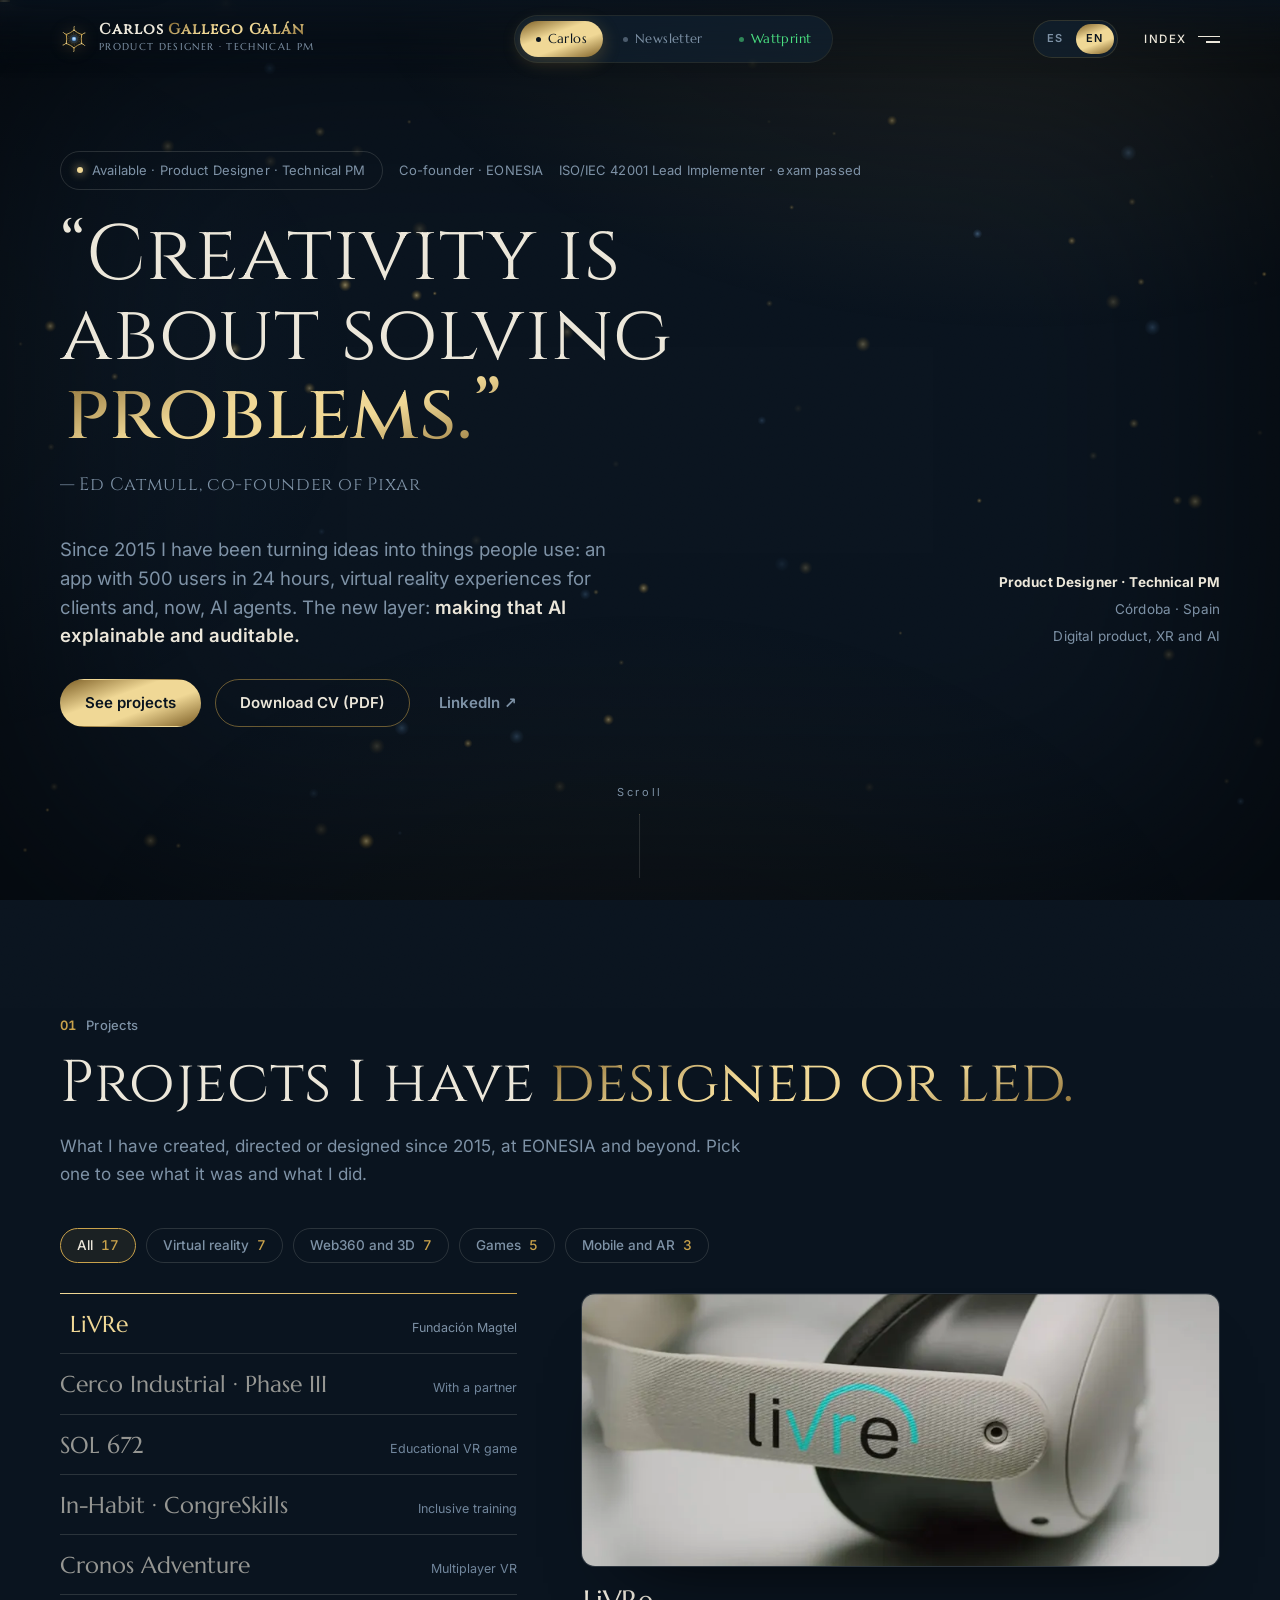
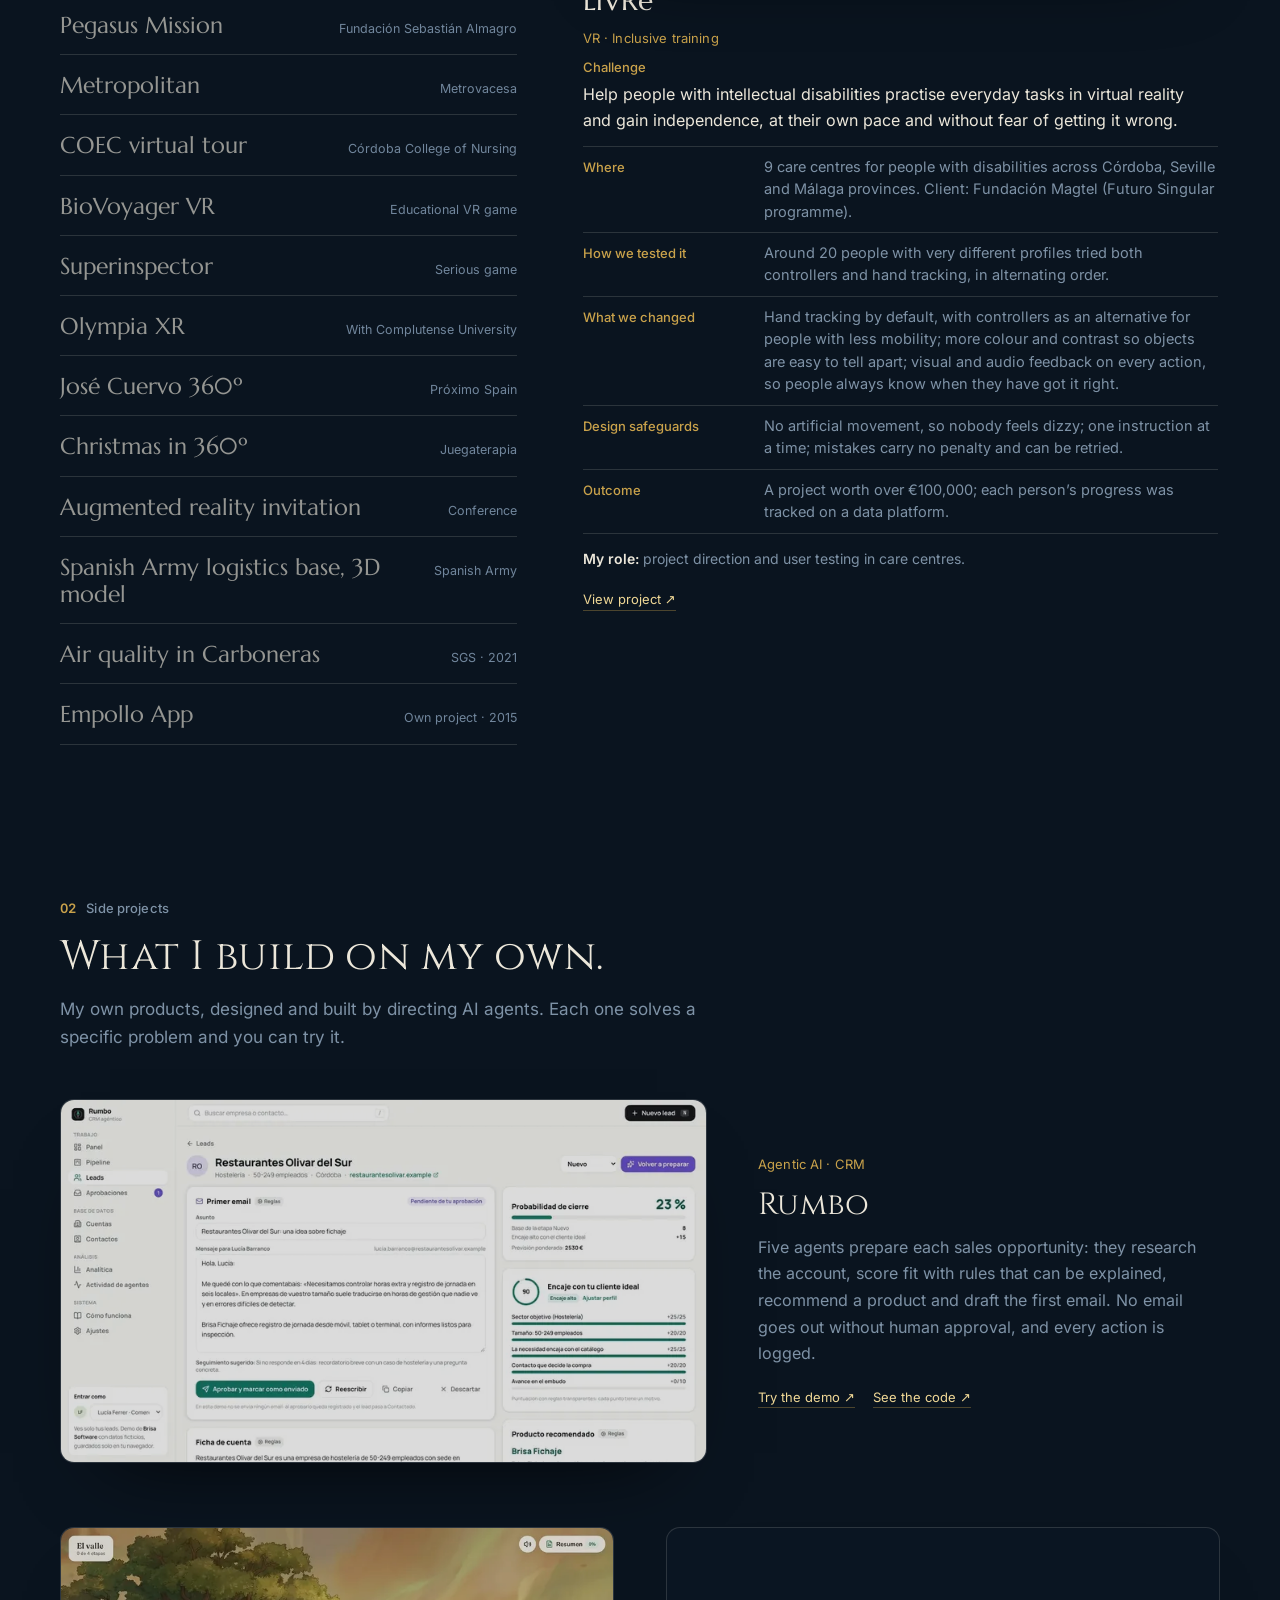
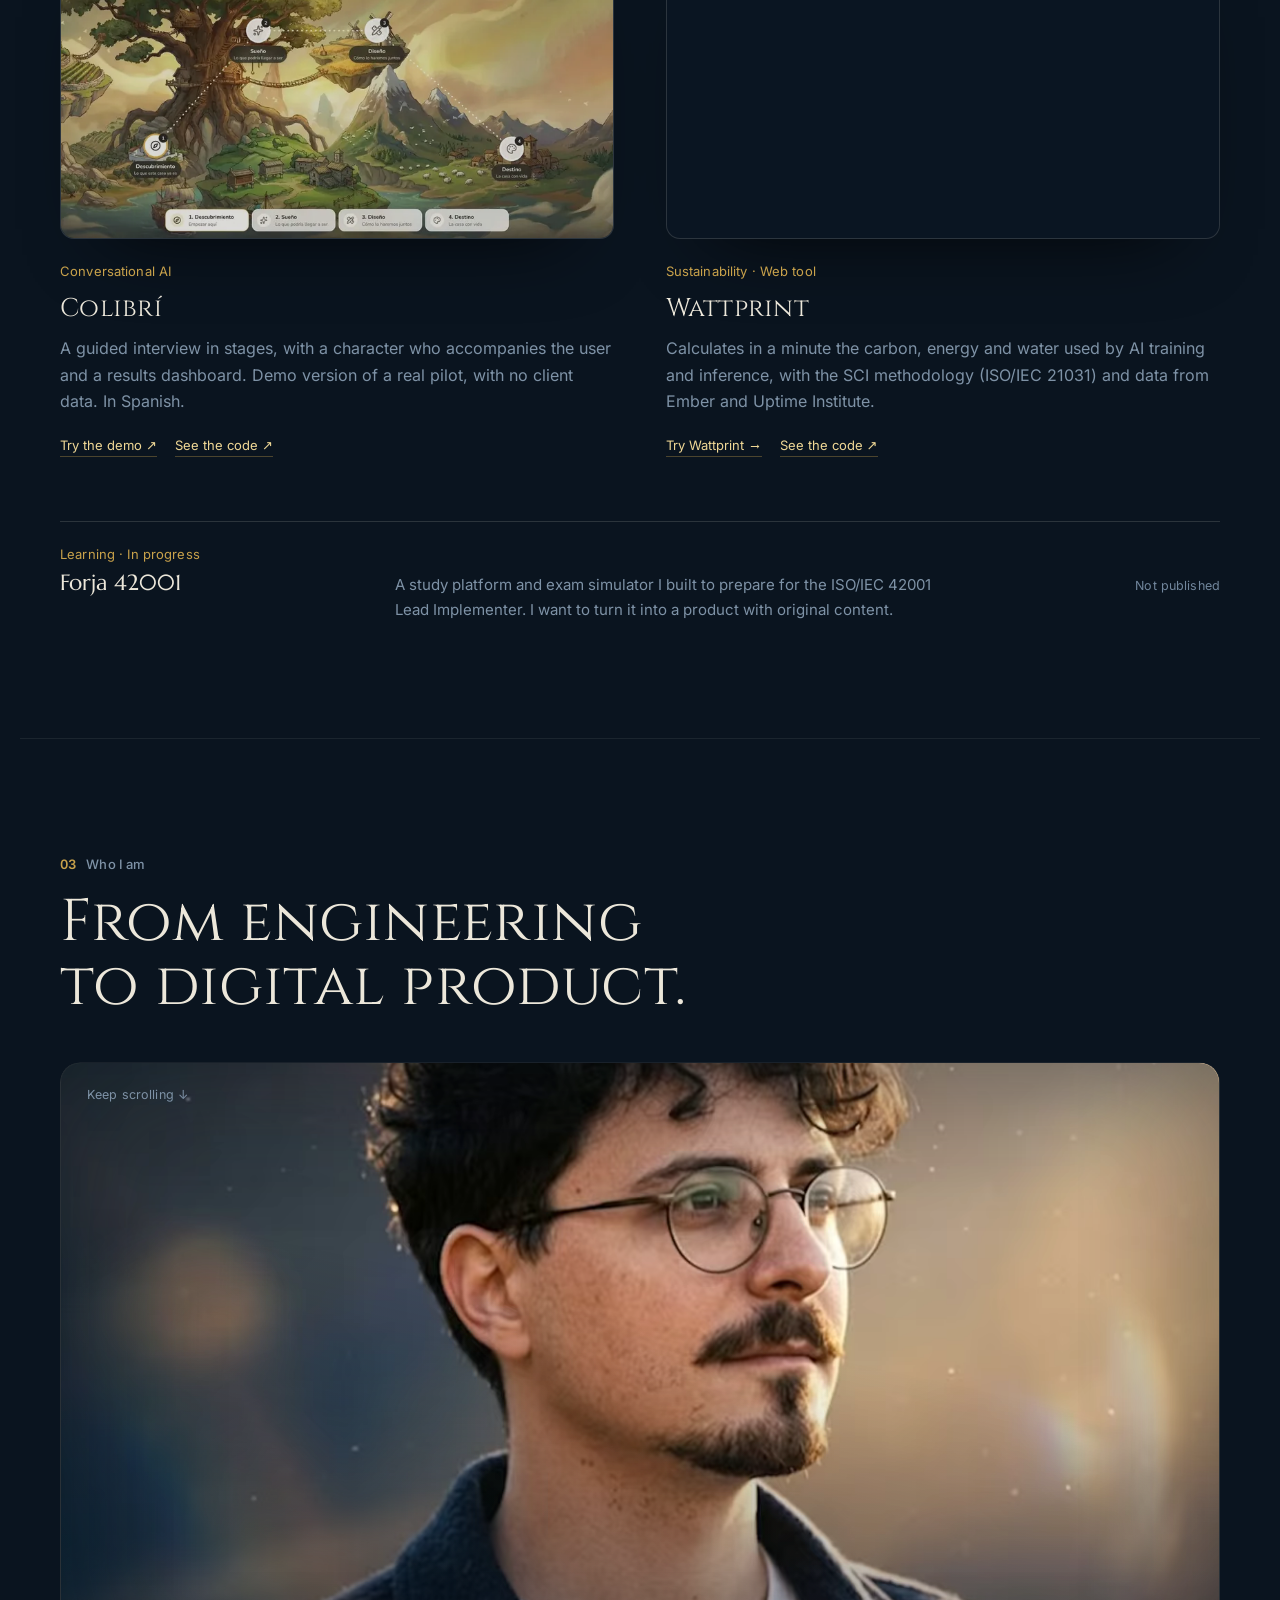
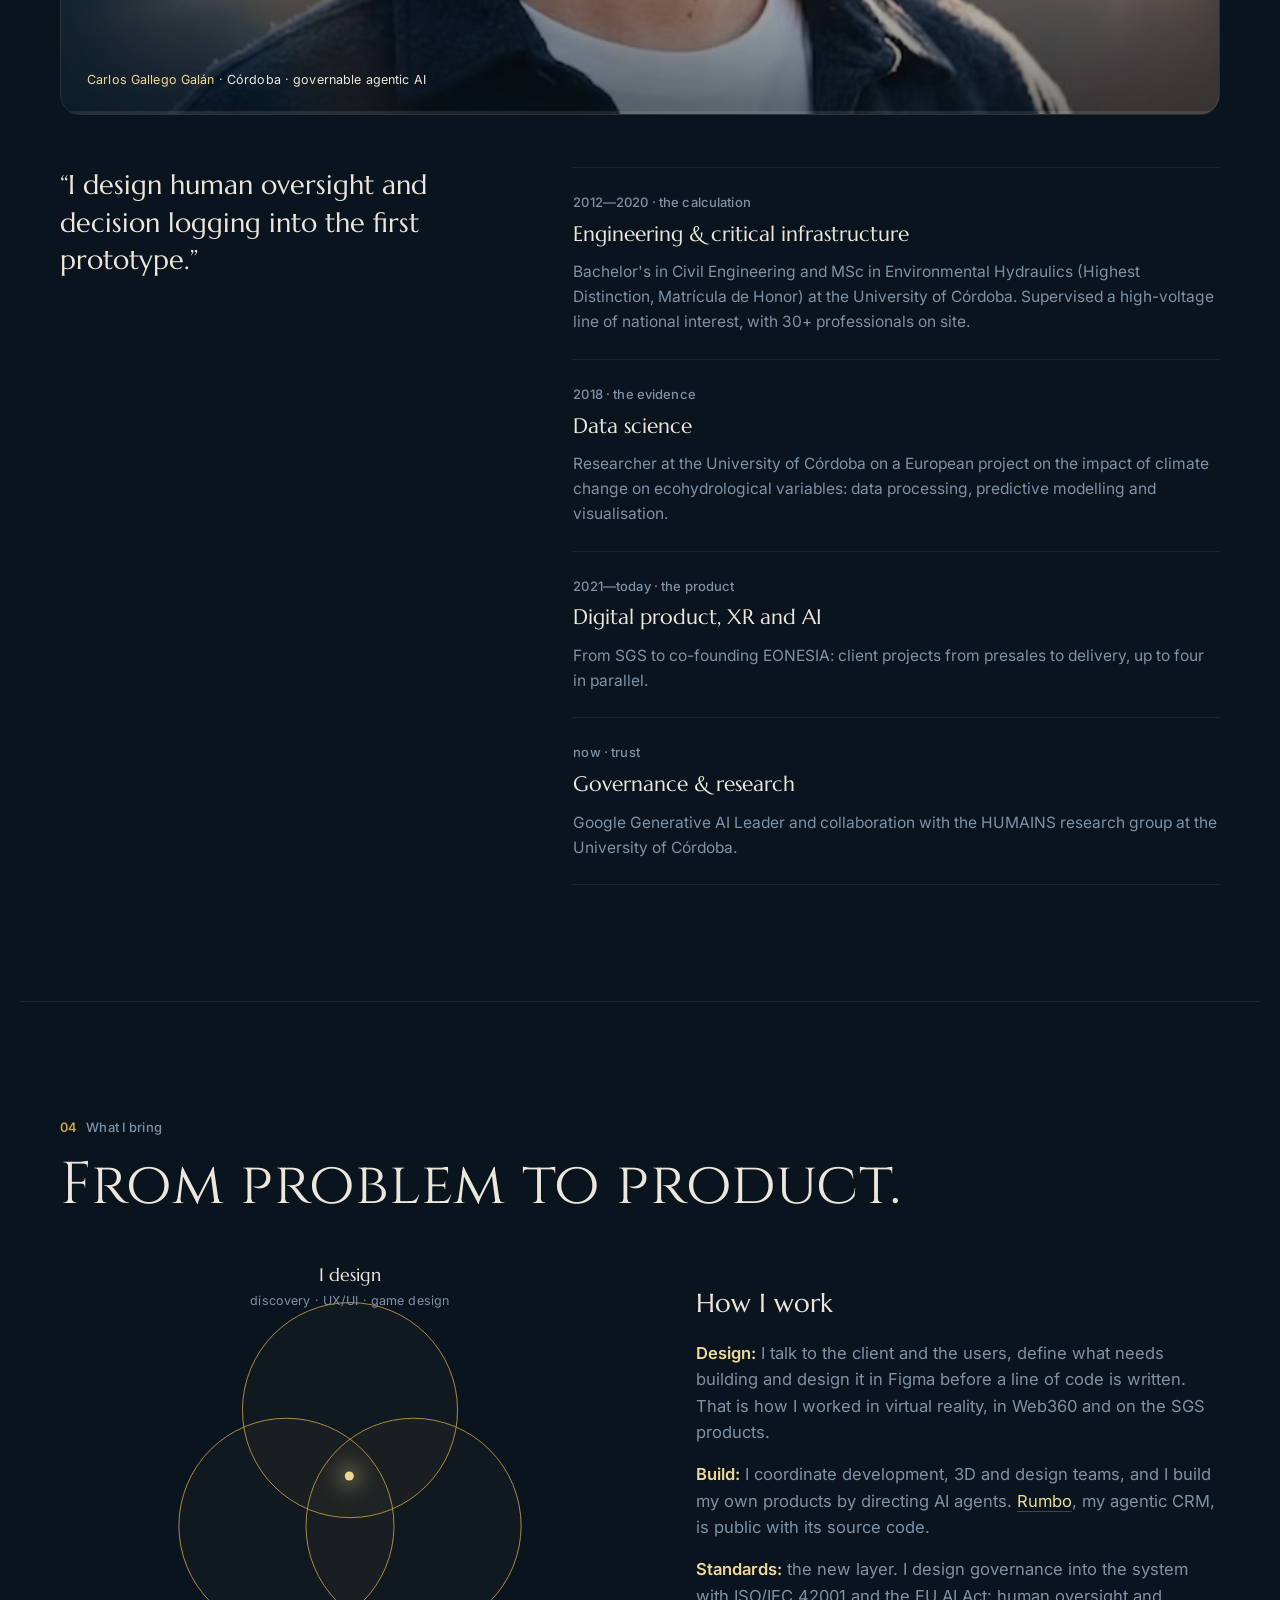
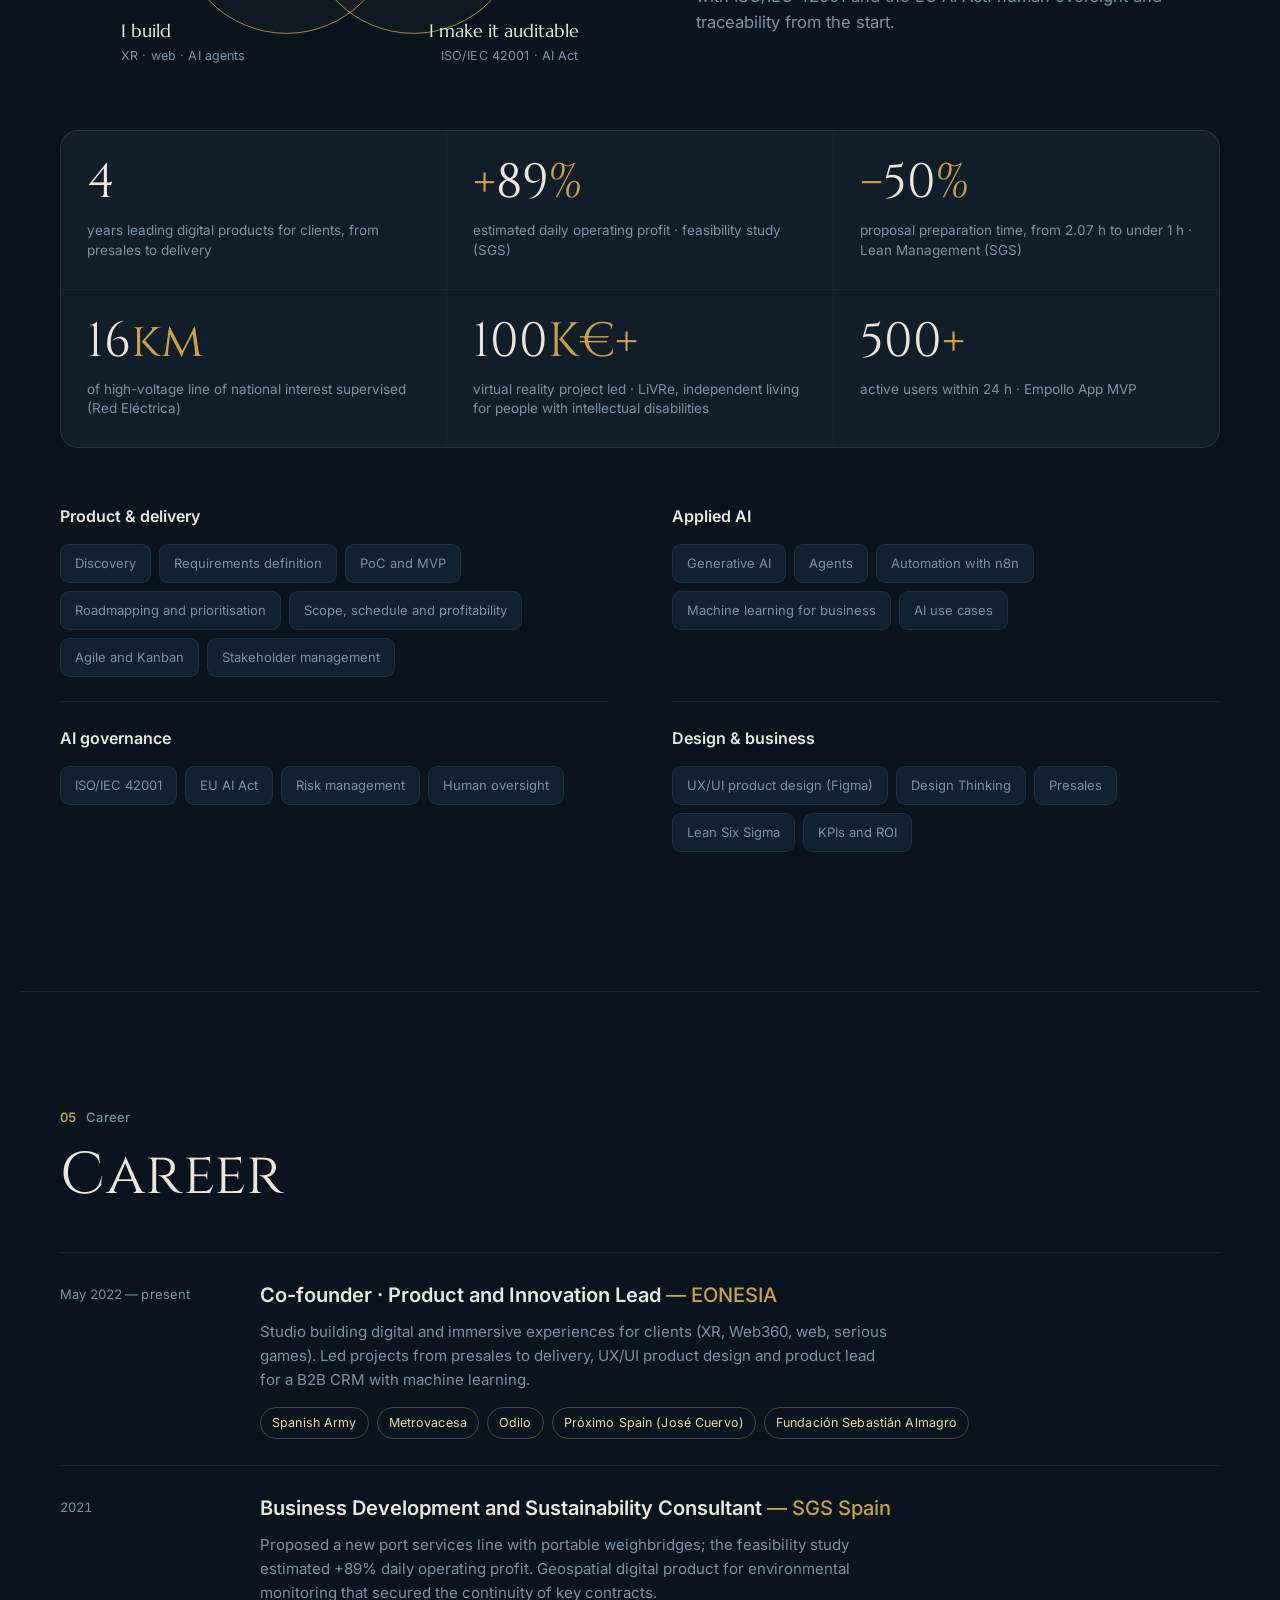
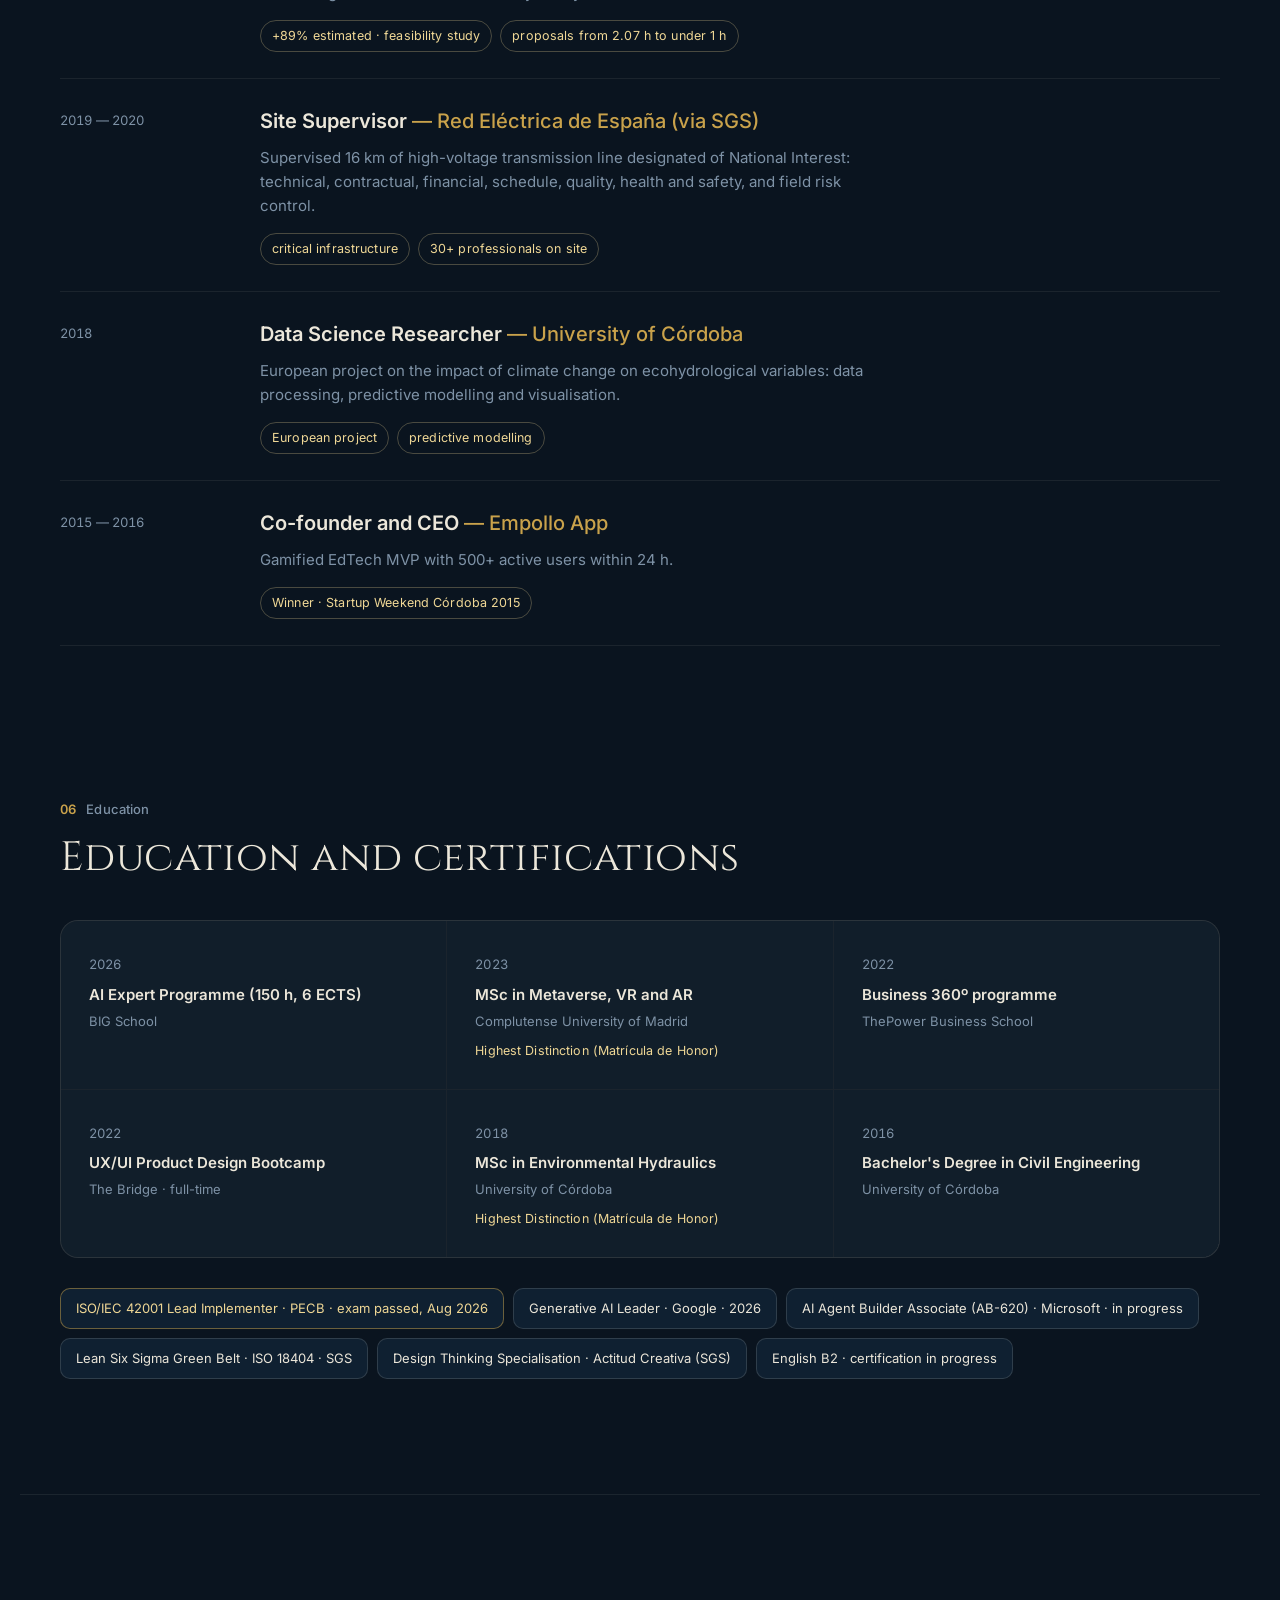
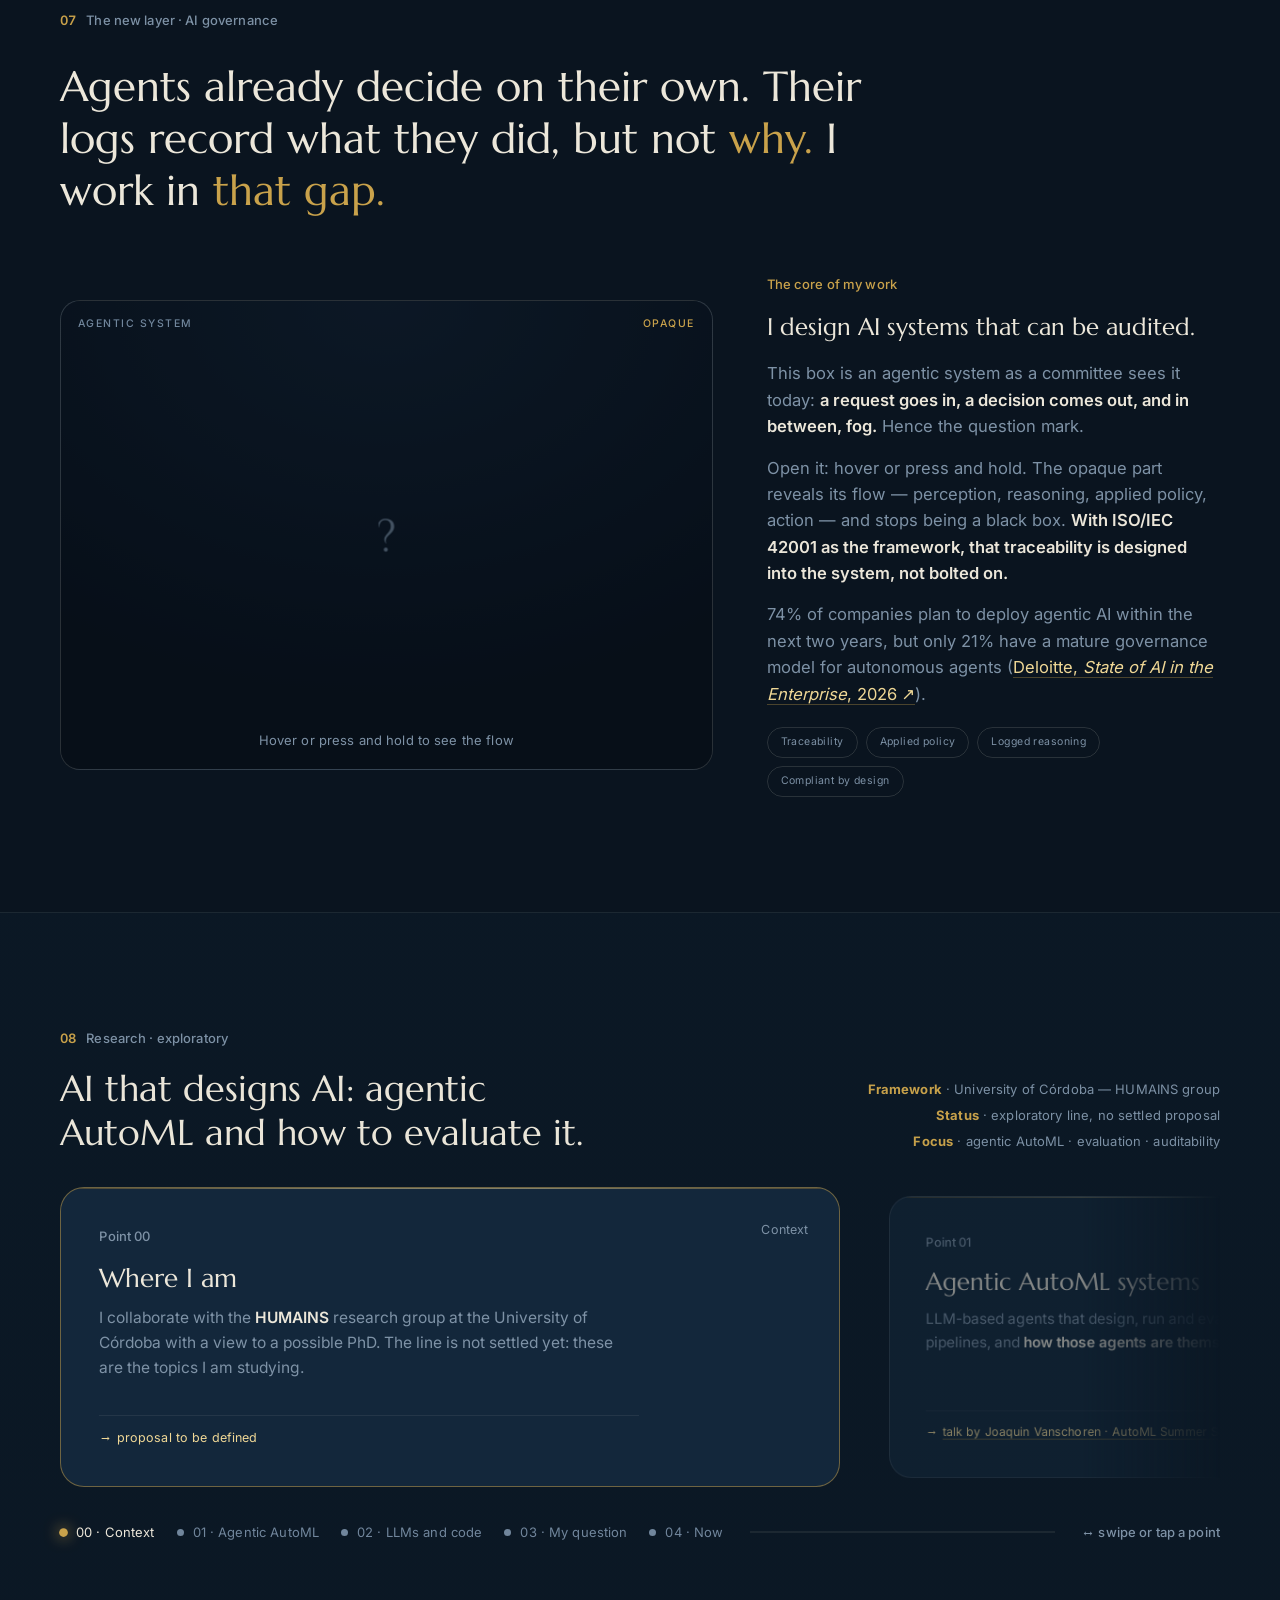
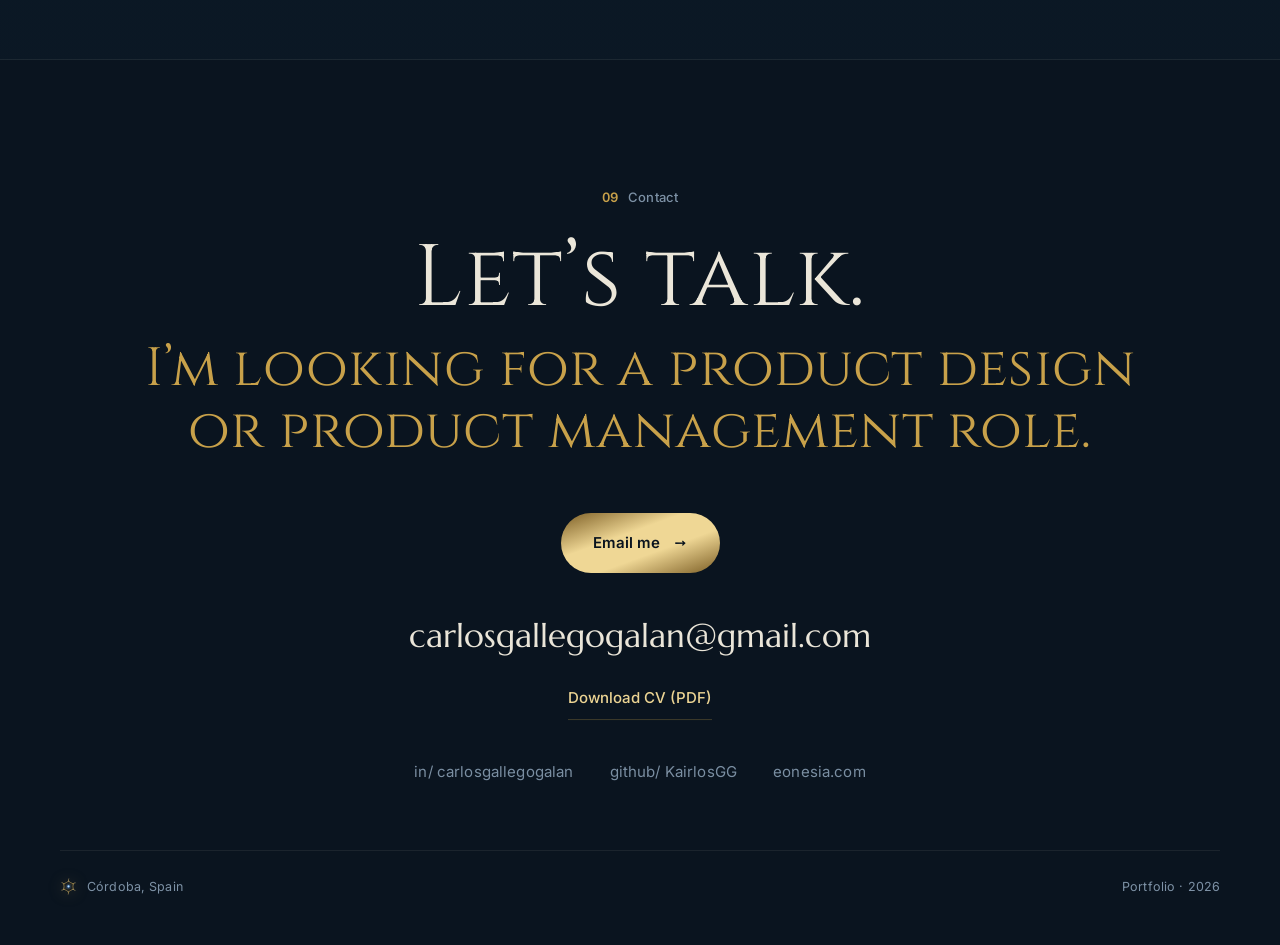
<file: en.html>
<!DOCTYPE html>
<html lang="en">
<head>
<meta charset="UTF-8"/>
<meta name="viewport" content="width=device-width, initial-scale=1.0"/>
<title>Carlos Gallego Galán — Product Designer · Technical PM</title>
<meta name="description" content="Product design and product management. Virtual reality for health and inclusion, web tools and AI agents with human oversight. Córdoba, Spain, remote."/>
<meta name="theme-color" content="#0A141F"/>
<meta property="og:title" content="Carlos Gallego Galán — Product Designer · Technical PM"/>
<meta property="og:description" content="Product design and product management. Virtual reality for health and inclusion, web tools and AI agents with human oversight. Córdoba, Spain, remote."/>
<!-- meta:begin -->
<link rel="canonical" href="https://neocortech-kohl.vercel.app/en"/>
<link rel="alternate" hreflang="es" href="https://neocortech-kohl.vercel.app/"/>
<link rel="alternate" hreflang="en" href="https://neocortech-kohl.vercel.app/en"/>
<link rel="alternate" hreflang="x-default" href="https://neocortech-kohl.vercel.app/"/>
<meta property="og:locale" content="en_GB"/>
<meta property="og:locale:alternate" content="es_ES"/>
<script type="application/ld+json">{"@context":"https://schema.org","@type":"Person","@id":"https://neocortech-kohl.vercel.app/#carlos","name":"Carlos Gallego Galán","jobTitle":"Product Designer · Technical PM","description":"Product design and product management. Virtual reality for health and inclusion, web tools and AI agents with human oversight. Córdoba, Spain, remote.","url":"https://neocortech-kohl.vercel.app/en","image":"https://neocortech-kohl.vercel.app/assets/cine-poster.webp","address":{"@type":"PostalAddress","addressLocality":"Córdoba","addressCountry":"ES"},"sameAs":["https://www.linkedin.com/in/carlosgallegogalan","https://github.com/KairlosGG"]}</script>
<meta property="og:type" content="website"/>
<meta property="og:url" content="https://neocortech-kohl.vercel.app/en"/>
<meta property="og:image" content="https://neocortech-kohl.vercel.app/assets/og-carlos-en.jpg"/>
<meta property="og:image:width" content="1200"/>
<meta property="og:image:height" content="630"/>
<meta name="twitter:card" content="summary_large_image"/>
<meta name="twitter:image" content="https://neocortech-kohl.vercel.app/assets/og-carlos-en.jpg"/>
<!-- meta:end -->
<script defer fetchpriority="high" src="/assets/js/gsap-3.15.0.min.js"></script>
<script defer fetchpriority="high" src="/assets/js/ScrollTrigger-3.15.0.min.js"></script>
<script defer fetchpriority="high" src="/assets/js/lenis-1.3.23.min.js"></script>
<script defer fetchpriority="high" src="/assets/js/app.39bf39cf3b.js"></script>
<link rel="preload" href="/assets/fonts/cinzel-latin-400-normal.woff2" as="font" type="font/woff2" crossorigin/>
<link rel="preload" href="/assets/fonts/cinzel-latin-500-normal.woff2" as="font" type="font/woff2" crossorigin/>
<style>@font-face{font-family:'Cinzel';font-style:normal;font-weight:400;font-display:swap;src:url(/assets/fonts/cinzel-latin-400-normal.woff2) format('woff2')}@font-face{font-family:'Cinzel';font-style:normal;font-weight:500;font-display:swap;src:url(/assets/fonts/cinzel-latin-500-normal.woff2) format('woff2')}@font-face{font-family:'Inter';font-style:normal;font-weight:400;font-display:swap;src:url(/assets/fonts/inter-latin-400-normal.woff2) format('woff2')}@font-face{font-family:'Inter';font-style:normal;font-weight:500;font-display:swap;src:url(/assets/fonts/inter-latin-500-normal.woff2) format('woff2')}@font-face{font-family:'Inter';font-style:normal;font-weight:600;font-display:swap;src:url(/assets/fonts/inter-latin-600-normal.woff2) format('woff2')}@font-face{font-family:'Inter';font-style:normal;font-weight:700;font-display:swap;src:url(/assets/fonts/inter-latin-700-normal.woff2) format('woff2')}@font-face{font-family:'Cinzel Decorative';font-style:normal;font-weight:700;font-display:swap;src:url(/assets/fonts/cinzel-decorative-latin-700-normal.woff2) format('woff2')}@font-face{font-family:'Marcellus';font-style:normal;font-weight:400;font-display:swap;src:url(/assets/fonts/marcellus-latin-400-normal.woff2) format('woff2')}@font-face{font-family:"Cinzel Fallback";src:local("Times New Roman"),local("TimesNewRomanPSMT"),local("Liberation Serif"),local("Tinos"),local("Times");size-adjust:131.5%;ascent-override:74.2%;descent-override:28.3%;line-gap-override:0%}@font-face{font-family:"Marcellus Fallback";src:local("Times New Roman"),local("TimesNewRomanPSMT"),local("Liberation Serif"),local("Tinos"),local("Times");size-adjust:110.7%;ascent-override:88%;descent-override:25.3%;line-gap-override:0%}@font-face{font-family:"Inter Fallback";src:local("Arial"),local("ArialMT"),local("Liberation Sans"),local("Arimo"),local("Helvetica");size-adjust:105.5%;ascent-override:91.8%;descent-override:22.9%;line-gap-override:0%}</style>
<link rel="icon" type="image/svg+xml" href="data:image/svg+xml,%3Csvg xmlns='http://www.w3.org/2000/svg' viewBox='0 0 120 120'%3E%3Cpath d='M60 22 Q74.5 34.9 92.9 41 Q89 60 92.9 79 Q74.5 85.1 60 98 Q45.5 85.1 27.1 79 Q31 60 27.1 41 Q45.5 34.9 60 22 Z' fill='none' stroke='%23C9A24B' stroke-width='8' stroke-linejoin='round'/%3E%3Ccircle cx='60' cy='60' r='14' fill='%235B8FC6'/%3E%3Ccircle cx='60' cy='60' r='7' fill='%237FB4E8'/%3E%3C/svg%3E"/>
<script>document.documentElement.className='js';</script>
<script>(function(){var l='en';window.NC_LANG=l;window.NCT=function(es,en){return l==='en'?en:es;};var q=null;try{q=new URLSearchParams(location.search).get('lang');}catch(e){}if(q&&q!==l&&(q==='en'||q==='es')){location.replace('/'+location.hash);return;}try{localStorage.setItem('nc_lang',l);}catch(e){}})();</script>
<style>
:root{
  --night:#0A141F; --night2:#0D1B29; --slate:#13273B;
  --line:rgba(236,231,218,.075); --line2:rgba(236,231,218,.15);
  --gold:#C9A24B; --gold-bright:#F0D896; --gold-deep:#7D5F26;
  --arcane:#5B8FC6; --arcane-glow:#7FB4E8;
  --bone:#ECE7DA; --muted:#7E92A6; --muted2:#52677E;
  --metal:linear-gradient(160deg,var(--gold-deep) 0%,var(--gold-bright) 38%,var(--gold-bright) 62%,var(--gold-deep) 100%);
  /* TYPE SYSTEM — 3 deliberate tiers */
  --display:"Cinzel",Georgia,serif;        /* headlines, numbers, editorial */
  --ui:"Inter",system-ui,sans-serif;       /* body, leads, nav, UI */
  --mono:"Cinzel",Georgia,serif;           /* labels, technical — versalitas */
  --w:1240px; --gut:40px; --e:cubic-bezier(.19,1,.22,1); --e2:cubic-bezier(.76,0,.24,1);
}
*{box-sizing:border-box;margin:0;padding:0}
html{scrollbar-color:var(--slate) var(--night)}
:focus-visible{outline:2px solid var(--gold);outline-offset:3px;border-radius:4px}
.lenis.lenis-smooth{scroll-behavior:auto!important}
.lenis.lenis-stopped{overflow:clip}
::selection{background:var(--gold);color:#0A141F}
body{background:var(--night);color:var(--bone);font-family:var(--ui);font-size:17px;line-height:1.6;-webkit-font-smoothing:antialiased;overflow-x:hidden;-webkit-tap-highlight-color:transparent}
body.menu-open{overflow:hidden}
a{color:inherit;text-decoration:none}
img{display:block;max-width:100%}
.wrap{max-width:var(--w);margin:0 auto;padding:0 var(--gut);position:relative}
@media(max-width:600px){:root{--gut:22px}}

/* atmosphere */
#field{position:fixed;inset:0;z-index:0;pointer-events:none}
.atmo{position:fixed;inset:0;z-index:0;pointer-events:none;
  background:radial-gradient(1200px 760px at 80% -12%,rgba(201,162,75,.14),transparent 58%),radial-gradient(900px 680px at -10% 42%,rgba(91,143,198,.06),transparent 55%),radial-gradient(1000px 760px at 50% 118%,rgba(125,95,38,.09),transparent 60%)}
.grain{position:fixed;inset:-12%;z-index:1;pointer-events:none;opacity:.05;mix-blend-mode:overlay;will-change:transform;
  background-image:url("data:image/svg+xml,%3Csvg xmlns='http://www.w3.org/2000/svg' width='260' height='260'%3E%3Cfilter id='n'%3E%3CfeTurbulence type='fractalNoise' baseFrequency='.9' numOctaves='2'/%3E%3C/filter%3E%3Crect width='100%25' height='100%25' filter='url(%23n)'/%3E%3C/svg%3E");animation:gr 6.5s steps(7) infinite}
@keyframes gr{0%,100%{transform:translate(0,0)}25%{transform:translate(-2%,3%)}50%{transform:translate(3%,-2%)}75%{transform:translate(-3%,-2%)}}
.vig{position:fixed;inset:0;z-index:1;pointer-events:none;box-shadow:inset 0 0 280px 40px rgba(0,0,0,.6)}

/* loader */
#loader{position:fixed;inset:0;z-index:300;background:var(--night);display:none;align-items:center;justify-content:center}
.js #loader{display:flex}
#loader .mk{width:46px;height:46px}
.curtain{position:fixed;inset:0;z-index:290;pointer-events:none;display:none}
.js .curtain{display:flex}
.curtain i{flex:1;background:var(--night);border-right:1px solid rgba(201,162,75,.05)}

#prog{position:fixed;top:0;left:0;height:2px;width:100%;background:var(--metal);z-index:160;transform:scaleX(0);transform-origin:left}

/* ---------- minimal header + overlay menu ---------- */
header.nav{position:fixed;top:0;left:0;right:0;z-index:170;transition:transform .5s var(--e)}
header.nav.hide{transform:translateY(-105%)}
.nav .wrap{display:flex;align-items:center;justify-content:space-between;height:78px}
.nav::before{content:"";position:absolute;inset:0;background:linear-gradient(rgba(10,20,31,.8),transparent);backdrop-filter:blur(8px);-webkit-backdrop-filter:blur(8px);-webkit-mask:linear-gradient(#000,transparent);mask:linear-gradient(#000,transparent);z-index:-1;transition:opacity .4s}
.brand{display:flex;align-items:center;gap:11px;z-index:2}
.brand .wm{display:block;font-family:"Cinzel Decorative",var(--display);font-weight:700;font-size:14.5px;letter-spacing:.1em;color:var(--bone);line-height:1}
.brand .wm .neo{background:var(--metal);-webkit-background-clip:text;background-clip:text;color:transparent}
.brand .sub{display:block;font-family:"Marcellus",var(--display);font-size:9.5px;letter-spacing:.24em;color:var(--gold-deep);text-transform:uppercase;margin-top:3px}
.mk{width:25px;height:25px;filter:drop-shadow(0 1px 7px rgba(201,162,75,.5))}
.brand .mk{width:28px;height:28px}
/* switch — navegación del ecosistema (píldora dorada = activo) */
.switch{display:flex;align-items:center;gap:4px;padding:5px;border:1px solid rgba(201,162,75,.10);border-radius:40px;background:rgba(19,39,59,.5);z-index:2}
.switch a{padding:8px 16px;border-radius:40px;font-family:"Marcellus",var(--display);font-size:13px;letter-spacing:.03em;color:var(--muted);transition:color .3s,background .3s;white-space:nowrap}
.switch a .dot{display:inline-block;width:5px;height:5px;border-radius:50%;background:currentColor;margin-right:7px;vertical-align:middle;opacity:.55}
.switch a:hover{color:var(--bone)}
.switch a.on{color:var(--night);background:var(--metal);box-shadow:0 4px 18px rgba(201,162,75,.28)}
.switch a.on .dot{opacity:1;background:var(--night)}
.switch a.wp{color:#4ADE80}
.switch a.wp.on{color:var(--night)}
@media(max-width:980px){
  .nav .wrap{height:auto;min-height:64px;flex-wrap:wrap;padding-top:12px;padding-bottom:12px;row-gap:10px}
  .switch{order:3;width:100%;justify-content:space-between}
  .switch a{flex:1;text-align:center;padding:8px 4px;font-size:12px}
  .switch a .dot{display:none}
}
.nav-right{display:flex;align-items:center;gap:26px;z-index:2}
@keyframes bk{0%,100%{opacity:1}50%{opacity:.3}}
.menu-btn{display:inline-flex;align-items:center;gap:11px;font-family:var(--mono);font-size:12px;letter-spacing:.14em;text-transform:uppercase;color:var(--bone);background:none;border:0;cursor:pointer;padding:8px 0}
.menu-btn .bars{display:flex;flex-direction:column;gap:4px;width:22px}
.menu-btn .bars i{height:1.5px;background:var(--bone);transition:transform .4s var(--e),opacity .3s}
.menu-btn .bars i:nth-child(1){width:22px}.menu-btn .bars i:nth-child(2){width:14px;align-self:flex-end}
.menu-open .menu-btn .bars i:nth-child(1){transform:translateY(5.5px) rotate(45deg)}
.menu-open .menu-btn .bars i:nth-child(2){width:22px;transform:translateY(-0px) rotate(-45deg)}

#overlay{position:fixed;inset:0;z-index:165;background:rgba(10,20,31,.94);backdrop-filter:blur(16px);-webkit-backdrop-filter:blur(16px);
  display:grid;grid-template-columns:1.4fr .9fr;align-items:center;clip-path:inset(0 0 100% 0);pointer-events:none}
#overlay.open{pointer-events:auto}
@media(max-width:820px){#overlay{grid-template-columns:1fr;align-content:center}}
.ov-nav{padding:0 var(--gut) 0 max(var(--gut),calc((100vw - var(--w))/2 + var(--gut)))}
.ov-nav a{display:flex;align-items:baseline;gap:18px;font-family:var(--display);font-weight:400;font-size:clamp(26px,4.2vw,52px);line-height:1.24;letter-spacing:.02em;color:var(--bone);padding:4px 0;transition:color .35s,padding-left .4s var(--e);position:relative}
.ov-nav a .on{font-family:var(--mono);font-size:13px;color:var(--muted2);font-weight:400}
.ov-nav a:hover{color:var(--gold);padding-left:14px}
.ov-nav a em{font-style:normal;background:var(--metal);-webkit-background-clip:text;background-clip:text;color:transparent}
.ov-side{padding:0 max(var(--gut),calc((100vw - var(--w))/2 + var(--gut))) 0 var(--gut);border-left:1px solid var(--line)}
@media(max-width:820px){.ov-side{border-left:0;margin-top:38px}}
.ov-side .lab{font-family:var(--mono);font-size:10.5px;letter-spacing:.2em;text-transform:uppercase;color:var(--muted2);margin-bottom:14px}
.ov-side a.ci{display:block;font-family:var(--ui);font-size:15px;color:var(--muted);margin-bottom:9px;transition:color .3s}
.ov-side a.ci:hover{color:var(--gold-bright)}
.ov-side .st{margin-top:28px;display:inline-flex;align-items:center;gap:9px;font-family:var(--mono);font-size:11px;letter-spacing:.12em;text-transform:uppercase;color:var(--muted);border:1px solid var(--line2);border-radius:30px;padding:9px 15px}
.ov-side .st .dot{width:6px;height:6px;border-radius:50%;background:var(--gold-bright);box-shadow:0 0 10px var(--gold-bright)}

/* ---------- type helpers ---------- */
.eyebrow{display:flex;align-items:center;gap:14px;font-family:var(--mono);font-size:11px;letter-spacing:.28em;text-transform:uppercase;color:var(--gold)}
.eyebrow::before{content:"";width:38px;height:1px;background:currentColor;opacity:.6}
.eyebrow .n{color:var(--muted2)}
h2.sec{font-family:var(--display);font-weight:400;font-size:clamp(30px,4.6vw,60px);line-height:1.08;letter-spacing:.01em;margin-top:24px}
h2.sec em{font-style:normal;font-weight:500;background:var(--metal);-webkit-background-clip:text;background-clip:text;color:transparent}
.lead{color:var(--muted);max-width:60ch;margin-top:26px;font-size:19px;line-height:1.55}
.lead strong{color:var(--bone);font-weight:600}
h2.sec,footer .foot-h,.box-copy h3,.conv-copy h3,.t-title{text-wrap:balance}
.line-mask{overflow:hidden;display:block}
.line-mask>span{display:block;will-change:transform}

section{position:relative;z-index:2;padding:clamp(100px,13vw,190px) 0}
.rule{height:1px;background:var(--line);max-width:var(--w);margin:0 auto}
.rvx{opacity:0;transform:translateY(30px)}

/* ---------- hero ---------- */
.hero{min-height:100svh;display:flex;flex-direction:column;justify-content:center;padding-top:120px;padding-bottom:74px;overflow:hidden}
.hero .tagrow{display:flex;align-items:center;gap:16px;flex-wrap:wrap;font-family:var(--mono);font-size:11px;letter-spacing:.2em;text-transform:uppercase;color:var(--muted)}
.hero .tagrow .pill{border:1px solid var(--line2);border-radius:40px;padding:8px 16px;display:inline-flex;align-items:center;gap:9px}
.hero .tagrow .pill .dot{width:6px;height:6px;border-radius:50%;background:var(--gold-bright);box-shadow:0 0 10px var(--gold-bright)}
.hero h1{font-family:var(--display);font-weight:400;font-size:clamp(38px,8.2vw,128px);line-height:1.02;letter-spacing:.01em;margin:36px 0 0}
.hero h1 .l2{padding-left:.06em}
.hero h1 .it{font-style:normal;font-weight:500;background:var(--metal);-webkit-background-clip:text;background-clip:text;color:transparent}
.hero-foot{display:flex;justify-content:space-between;align-items:flex-end;gap:44px;margin-top:58px;flex-wrap:wrap}
.hero-foot .intro{color:var(--muted);max-width:48ch;font-size:18.5px;line-height:1.55}
.hero-foot .intro strong{color:var(--bone);font-weight:600}
.hero-foot .meta{font-family:var(--mono);font-size:12px;color:var(--muted);text-align:right;line-height:2}
.hero-foot .meta b{color:var(--bone);font-weight:700}
@media(max-width:700px){.hero-foot .meta{text-align:left}}
.scrollcue{display:flex;align-items:center;gap:12px;margin-top:52px;color:var(--muted2);font-family:var(--mono);font-size:10.5px;letter-spacing:.26em;text-transform:uppercase}
.scrollcue .ln{width:60px;height:1px;background:var(--line2);overflow:hidden;position:relative}
.scrollcue .ln::after{content:"";position:absolute;inset:0;width:40%;background:var(--gold);animation:sl 2.2s var(--e) infinite}
@keyframes sl{0%{transform:translateX(-120%)}100%{transform:translateX(320%)}}

/* marquee */
.marquee{border-top:1px solid var(--line);border-bottom:1px solid var(--line);overflow:hidden;padding:20px 0;background:rgba(13,27,41,.4);position:relative;z-index:2}
.mqt{display:flex;width:max-content;will-change:transform}
.mqi{display:flex;align-items:center;gap:28px;padding:0 28px;font-family:var(--mono);font-size:13px;letter-spacing:.2em;text-transform:uppercase;color:var(--muted);white-space:nowrap}
.mqi i{width:6px;height:6px;background:var(--gold);transform:rotate(45deg)}
.mqi b{color:var(--bone);font-weight:400}

/* manifesto + black box */
.mani .big{font-family:var(--display);font-weight:400;font-size:clamp(24px,3.7vw,48px);line-height:1.28;letter-spacing:.01em;max-width:19ch;margin-top:30px}
.mani .big .w{color:var(--muted2);transition:color .5s var(--e)}
.mani .big .w.lit{color:var(--bone)}
.mani .big .w.acc.lit{color:var(--gold)}
.box-wrap{margin-top:90px;display:grid;grid-template-columns:1.18fr .82fr;gap:54px;align-items:center}
@media(max-width:920px){.box-wrap{grid-template-columns:1fr;gap:36px}}
.bb{position:relative;aspect-ratio:1/.72;border-radius:20px;border:1px solid var(--line2);overflow:hidden;cursor:none;background:radial-gradient(120% 120% at 50% 0%,#16283C,#08101A 70%)}
.bb canvas{position:absolute;inset:0;width:100%;height:100%}
.bb .hint{position:absolute;left:0;right:0;bottom:18px;text-align:center;font-family:var(--mono);font-size:10.5px;letter-spacing:.22em;text-transform:uppercase;color:var(--muted);pointer-events:none;transition:opacity .4s;z-index:3}
.bb .corner{position:absolute;font-family:var(--mono);font-size:9.5px;letter-spacing:.16em;text-transform:uppercase;color:var(--muted2);z-index:3;pointer-events:none}
.bb .corner.tl{top:15px;left:17px}
.bb .corner.tr{top:15px;right:17px;color:var(--gold)}
.box-copy .km{font-family:var(--mono);font-size:11px;letter-spacing:.2em;text-transform:uppercase;color:var(--gold);margin-bottom:18px}
.box-copy h3{font-family:var(--display);font-weight:400;font-size:24px;line-height:1.24;letter-spacing:.01em;margin-bottom:18px}
.box-copy p{color:var(--muted);font-size:16.5px;margin-bottom:15px}
.box-copy p strong{color:var(--bone);font-weight:600}
.box-copy .tags{display:flex;flex-wrap:wrap;gap:8px;margin-top:20px}
.box-copy .tg{font-family:var(--mono);font-size:10.5px;letter-spacing:.04em;color:var(--muted);border:1px solid var(--line2);border-radius:30px;padding:6px 13px}

/* ---------- perfil + cinematic portrait ---------- */
/* cinematic video banner */
.cinema{position:relative;width:100%;aspect-ratio:16/9;border-radius:20px;overflow:hidden;border:1px solid var(--line2);margin-top:58px;background:#08101A;box-shadow:0 50px 120px -55px rgba(0,0,0,.95)}
.cinema video,.cinema .poster{position:absolute;inset:0;width:100%;height:100%;object-fit:cover;display:block}
.cinema .grade{position:absolute;inset:0;pointer-events:none;background:linear-gradient(192deg,transparent 42%,rgba(10,20,31,.66))}
.cinema .edge{position:absolute;inset:0;pointer-events:none;box-shadow:inset 0 0 130px 12px rgba(10,20,31,.5);border-radius:20px}
.cinema .cap{position:absolute;left:26px;bottom:24px;z-index:3;font-family:var(--mono);font-size:10.5px;letter-spacing:.16em;text-transform:uppercase;color:var(--bone)}
.cinema .cap span{color:var(--gold-bright)}
.cinema .tc{position:absolute;right:24px;top:22px;z-index:3;font-family:var(--mono);font-size:10px;letter-spacing:.14em;color:var(--muted);display:flex;align-items:center;gap:8px;text-transform:uppercase}
.cinema .tc .rec{width:7px;height:7px;border-radius:50%;background:var(--gold);box-shadow:0 0 10px var(--gold);animation:bk 2s infinite}
.cinema .scrubhint{position:absolute;left:26px;top:22px;z-index:3;font-family:var(--mono);font-size:10px;letter-spacing:.18em;text-transform:uppercase;color:var(--muted);transition:opacity .4s}
.cinema .ctitle{position:absolute;left:26px;bottom:46px;z-index:3;font-family:var(--display);font-style:normal;font-weight:400;font-size:clamp(15px,1.9vw,22px);color:rgba(236,231,218,.94);text-shadow:0 2px 22px rgba(0,0,0,.55);letter-spacing:.02em}
.cinema .pbar{position:absolute;left:0;right:0;bottom:0;height:3px;background:rgba(236,231,218,.1);z-index:4}
.cinema .pbar i{display:block;height:100%;width:0;background:var(--metal)}
@media(max-width:560px){.cinema .ctitle{font-size:16px;bottom:42px}}
.perfil-grid{display:grid;grid-template-columns:.82fr 1.18fr;gap:64px;margin-top:64px;align-items:start}
.perfil-grid .sticky{position:sticky;top:120px}
@media(max-width:980px){.perfil-grid{grid-template-columns:1fr;gap:36px}.perfil-grid .sticky{position:static}}
.quote{font-family:var(--display);font-style:normal;font-weight:400;font-size:clamp(19px,2.2vw,26px);line-height:1.42;color:var(--bone);letter-spacing:.01em}
.quote .em{color:var(--gold)}
.qmeta{font-family:var(--mono);font-size:11px;letter-spacing:.12em;text-transform:uppercase;color:var(--muted2);margin:22px 0 0}
.lyr{border-top:1px solid var(--line);padding:28px 0;display:grid;grid-template-columns:50px 1fr;gap:22px;transition:background .4s}
.lyr:last-child{border-bottom:1px solid var(--line)}
.lyr:hover{background:linear-gradient(90deg,rgba(201,162,75,.045),transparent 75%)}
.lyr .no{font-family:var(--mono);font-size:12px;color:var(--gold)}
.lyr .k{font-family:var(--mono);font-size:10.5px;letter-spacing:.16em;text-transform:uppercase;color:var(--muted2)}
.lyr h3{font-family:var(--display);font-weight:400;font-size:19px;margin:5px 0 9px;letter-spacing:.01em}
.lyr p{color:var(--muted);font-size:15.5px}

/* ---------- aporto + redesigned Venn ---------- */
.posit{font-family:var(--display);font-weight:400;font-style:normal;font-size:clamp(18px,2.2vw,26px);line-height:1.45;color:var(--bone);max-width:24ch;margin-top:34px}
.posit b{font-style:normal;font-weight:500;color:var(--gold)}
.conv{display:grid;grid-template-columns:1.05fr .95fr;gap:70px;align-items:center;margin-top:70px}
@media(max-width:980px){.conv{grid-template-columns:1fr;gap:50px}}
.venn{position:relative;width:100%;max-width:540px;margin:0 auto;aspect-ratio:1/.93}
.venn-stage{position:absolute;inset:0}
.venn-stage svg{position:absolute;inset:0;width:100%;height:100%;overflow:visible}
.vc{fill:rgba(201,162,75,.05);stroke:var(--gold);stroke-width:1.2;opacity:.85}
.vlbl{position:absolute;max-width:42%}
.vlbl .vn{font-family:var(--mono);font-size:11px;color:var(--gold);letter-spacing:.06em}
.vlbl .vt{font-family:var(--display);font-weight:400;font-size:clamp(15px,1.8vw,18px);margin-top:5px;letter-spacing:.01em;line-height:1.2}
.vlbl .vs{font-family:var(--mono);font-size:10px;letter-spacing:.04em;color:var(--muted);margin-top:5px;text-transform:uppercase}
.vlbl.top{top:-6px;left:50%;transform:translateX(-50%);text-align:center;max-width:60%}
.vlbl.bl{bottom:2%;left:-2%;text-align:left}
.vlbl.br{bottom:2%;right:-2%;text-align:right}
.vcenter{position:absolute;top:53%;left:50%;transform:translate(-50%,-50%);text-align:center;width:46%;z-index:2}
.vcenter .vd{width:9px;height:9px;border-radius:50%;background:var(--gold-bright);box-shadow:0 0 22px 4px rgba(240,216,150,.7);margin:0 auto 12px}
.vcenter .vtxt{font-family:var(--display);font-style:normal;font-size:12.5px;color:var(--gold-bright);line-height:1.3}
@media(max-width:600px){
  .venn{aspect-ratio:auto;max-width:420px}
  .venn-stage{position:relative;width:100%;aspect-ratio:1/.93}
  .vlbl{position:static!important;max-width:none!important;transform:none!important;text-align:left!important;display:grid;grid-template-columns:34px 1fr;gap:0 12px;align-items:baseline;padding:14px 0;border-top:1px solid var(--line)}
  .vlbl .vn{grid-row:span 2}.vlbl .vt{margin-top:0}.vlbl.top{margin-top:14px}
}
.conv-copy h3{font-family:var(--display);font-weight:400;font-size:26px;letter-spacing:.01em;margin-bottom:20px;line-height:1.22}
.conv-copy p{color:var(--muted);font-size:16.5px;margin-bottom:16px}
.conv-copy .hl{color:var(--gold-bright);font-weight:600;color:var(--gold-bright)}
.conv-copy p .hl{font-family:var(--ui)}

.metrics{display:grid;grid-template-columns:repeat(3,1fr);gap:1px;background:var(--line);border:1px solid var(--line);border-radius:18px;overflow:hidden;margin-top:80px}
@media(max-width:720px){.metrics{grid-template-columns:1fr 1fr}}
.metric{background:rgba(13,27,41,.6);padding:36px 30px;transition:background .35s}
.metric:hover{background:var(--slate)}
.metric .v{font-family:var(--display);font-weight:400;font-size:clamp(32px,4.2vw,48px);line-height:1;letter-spacing:0}
.metric .v .u{color:var(--gold)}
.metric .l{color:var(--muted);font-size:13.5px;margin-top:14px;line-height:1.45}

.skills{display:grid;grid-template-columns:1.35fr 1fr;gap:60px;margin-top:80px}
@media(max-width:980px){.skills{grid-template-columns:1fr;gap:44px}}
.sg{padding:24px 0;border-top:1px solid var(--line)}
.sg:first-child{border-top:0;padding-top:0}
.sg .gh{display:flex;align-items:baseline;gap:14px;margin-bottom:15px}
.sg .gh .k{font-family:var(--mono);font-size:11px;color:var(--gold);letter-spacing:.1em}
.sg .gh b{font-size:16px;font-weight:600}
.tags{display:flex;flex-wrap:wrap;gap:8px}
.tg2{font-size:13px;color:var(--muted);background:rgba(19,39,59,.7);border:1px solid var(--line);padding:8px 14px;border-radius:9px;transition:.28s var(--e)}
.tg2:hover{color:var(--bone);border-color:var(--line2);transform:translateY(-2px)}

/* projects sticky stack */
.stack{margin-top:70px;position:relative}
.pcard{position:sticky;border:1px solid var(--line2);border-radius:24px;background:linear-gradient(160deg,#102030,#0A1522);overflow:hidden;padding:46px;min-height:400px;display:grid;grid-template-columns:1.1fr .9fr;gap:40px;align-items:center;box-shadow:0 -10px 60px -30px rgba(0,0,0,.9)}
@media(max-width:820px){.pcard{grid-template-columns:1fr;gap:24px;padding:32px;min-height:0}}
.pcard .idx{position:absolute;top:28px;right:34px;font-family:var(--mono);font-size:11px;color:var(--muted2)}
.pcard .nm{font-family:var(--display);font-weight:400;font-size:clamp(24px,3.1vw,38px);letter-spacing:.01em;line-height:1.12}
.pcard .role{font-family:var(--mono);font-size:10.5px;letter-spacing:.16em;text-transform:uppercase;color:var(--gold);margin-top:13px}
.pcard p{color:var(--muted);font-size:15.5px;margin-top:19px;max-width:48ch}
.pcard .award{display:inline-flex;align-items:center;gap:8px;font-family:var(--mono);font-size:10px;letter-spacing:.1em;text-transform:uppercase;color:var(--gold-bright);border:1px solid rgba(240,216,150,.32);border-radius:30px;padding:6px 13px;margin-top:22px}
.pcard .stk{display:flex;flex-wrap:wrap;gap:7px;margin-top:24px}
.pcard .st{font-family:var(--mono);font-size:10.5px;color:var(--muted);border:1px solid var(--line);padding:5px 11px;border-radius:30px}
.pcard .viz{border:1px solid var(--line);border-radius:14px;background:rgba(10,20,31,.6);padding:24px;font-family:ui-monospace,"Cascadia Mono",Consolas,Menlo,monospace;font-size:12px;line-height:2;color:var(--muted)}
.pcard .viz .ok{color:var(--gold-bright)}.pcard .viz .cm{color:var(--muted2)}
.pcard .big-num{font-family:var(--display);font-weight:400;font-size:clamp(52px,7.4vw,104px);line-height:.95;letter-spacing:0}
.pcard .big-num .u{color:var(--gold);font-size:.4em;vertical-align:super}
.pcard .nlabel{font-family:var(--mono);font-size:11px;letter-spacing:.12em;text-transform:uppercase;color:var(--muted);margin-top:16px;line-height:1.6}

/* timeline */
.tline{margin-top:66px}
.trow{display:grid;grid-template-columns:170px 1fr;gap:30px;padding:34px 0;border-top:1px solid var(--line);position:relative;transition:background .35s}
.trow:last-child{border-bottom:1px solid var(--line)}
.trow:hover{background:linear-gradient(90deg,rgba(201,162,75,.04),transparent 70%)}
@media(max-width:680px){.trow{grid-template-columns:1fr;gap:8px}}
.trow .when{font-family:var(--mono);font-size:12px;color:var(--muted2);padding-top:6px}
.trow .what{font-size:20px;font-weight:600}
.trow .what .co{color:var(--gold);font-weight:500}
.trow .desc{color:var(--muted);font-size:15px;margin-top:9px;max-width:70ch}
.trow .res{display:flex;flex-wrap:wrap;gap:8px;margin-top:15px}
.trow .r{font-family:var(--mono);font-size:11px;color:var(--gold-bright);border:1px solid rgba(240,216,150,.28);padding:5px 11px;border-radius:30px}

/* thesis horizontal pin — redesigned */
.thesis{background:linear-gradient(rgba(13,27,41,.55),rgba(13,27,41,.55));border-top:1px solid var(--line);border-bottom:1px solid var(--line);overflow:hidden}
.th-pin{min-height:100svh;display:flex;flex-direction:column;justify-content:center;gap:clamp(20px,3.5vh,36px);padding:clamp(80px,10vh,100px) 0 clamp(28px,4vh,44px)}
.th-head{display:flex;justify-content:space-between;align-items:flex-end;gap:34px;flex-wrap:wrap}
.th-meta{font-family:var(--mono);font-size:11.5px;color:var(--muted);text-align:right;line-height:2}
.th-meta b{color:var(--gold)}
.t-title{font-family:var(--display);font-weight:400;font-style:normal;font-size:clamp(22px,3vw,38px);line-height:1.18;letter-spacing:.01em;margin-top:18px;max-width:24ch}
.htrack-outer{position:relative;overflow:hidden}
.htrack{display:flex;gap:26px;overflow-x:auto;scroll-snap-type:x mandatory;scrollbar-width:none;padding:6px calc((100% - min(100%,780px))/2);cursor:grab}
.htrack::-webkit-scrollbar{display:none}
.htrack.dragging{cursor:grabbing;scroll-snap-type:none}
.htrack{-webkit-mask-image:linear-gradient(90deg,transparent,#000 5%,#000 95%,transparent);mask-image:linear-gradient(90deg,transparent,#000 5%,#000 95%,transparent)}
.htrack .hpanel{flex:0 0 min(100%,780px);scroll-snap-align:center}
.hpanel .out a{pointer-events:auto}
.hpanel:hover{border-color:rgba(201,162,75,.55);box-shadow:0 18px 44px -24px rgba(201,162,75,.28)}
/* sello del doctorado — recompensa al completar las fases */
.th-seal{position:absolute;inset:0;display:flex;flex-direction:column;align-items:center;justify-content:center;gap:14px;pointer-events:none;opacity:0;z-index:5}
.th-seal svg{width:132px;height:132px;filter:drop-shadow(0 0 26px rgba(201,162,75,.45))}
.th-seal .ts-cap{font-family:var(--mono);font-size:11px;letter-spacing:.26em;text-transform:uppercase;color:var(--gold-bright);text-align:center;line-height:1.9;text-shadow:0 2px 14px rgba(10,20,31,.9)}
.hpanel{background:var(--slate);border:1px solid var(--line2);border-radius:24px;padding:clamp(26px,3vw,40px);padding-right:clamp(130px,16vw,200px);min-height:300px;position:relative;overflow:hidden;will-change:transform,opacity;display:flex;flex-direction:column;transition:border-color .3s,box-shadow .35s}
.hpanel.active{border-color:rgba(201,162,75,.5)}
.hpanel::before{content:"";position:absolute;top:0;left:0;right:0;height:1px;background:var(--metal);opacity:.5}
.hpanel .ph{font-family:var(--mono);font-size:11px;letter-spacing:.18em;text-transform:uppercase;color:var(--gold)}
.hpanel .yr{font-family:var(--mono);font-size:11px;color:var(--muted2);position:absolute;top:clamp(24px,2.5vw,34px);right:clamp(22px,2.4vw,32px)}
.hpanel h3{font-family:var(--display);font-weight:400;font-size:clamp(19px,2.2vw,26px);margin:16px 0 12px;letter-spacing:.01em;line-height:1.2}
.hpanel p{color:var(--muted);font-size:15.5px;line-height:1.6}
.hpanel p strong{color:var(--bone);font-weight:600}
.hpanel .out{margin-top:auto;padding-top:12px;border-top:1px solid var(--line);font-family:var(--mono);font-size:12px;color:var(--gold-bright);letter-spacing:.03em}
.hpanel p{margin-bottom:16px}
.hpanel .pn{position:absolute;top:50%;right:clamp(20px,3vw,44px);transform:translateY(-50%);font-family:var(--display);font-weight:400;font-size:clamp(88px,10vw,140px);line-height:1;color:rgba(236,231,218,.06);pointer-events:none}
.hpanel p{max-width:54ch}
.th-foot{display:flex;align-items:center;gap:26px;flex-wrap:wrap}
.hdots{display:flex;gap:22px;align-items:center;flex-wrap:wrap}
.hdot{display:flex;align-items:center;gap:9px;font-family:var(--mono);font-size:10.5px;letter-spacing:.1em;text-transform:uppercase;color:var(--muted2);cursor:pointer;background:none;border:0;padding:4px 0;transition:color .3s}
.hdot .b{width:7px;height:7px;border-radius:50%;background:var(--muted2);transition:.3s var(--e)}
.hdot:hover{color:var(--muted)}
.hdot.active{color:var(--bone)}
.hdot.active .b{background:var(--gold);box-shadow:0 0 12px var(--gold);transform:scale(1.25)}
.hprog{flex:1;min-width:120px;position:relative;height:2px;background:var(--line)}
.hprog i{position:absolute;left:0;top:0;height:100%;width:0;background:var(--metal)}
.hhint{font-family:var(--mono);font-size:10px;letter-spacing:.2em;text-transform:uppercase;color:var(--muted2);white-space:nowrap}
@media(max-width:820px){
  .th-pin{min-height:0;padding:clamp(80px,12vw,120px) 0;gap:28px}
  .htrack{flex-direction:column;gap:18px;overflow:visible;scroll-snap-type:none;cursor:default;padding:6px 0;transform:none!important;-webkit-mask-image:none;mask-image:none}
  .htrack .hpanel{flex:none;width:100%;padding-right:clamp(26px,6vw,40px)}
  .hpanel .pn{display:none}
  .th-seal{position:static;margin:30px auto 0}
  .hpanel{width:100%;opacity:1!important;transform:none!important}
  .th-foot{display:none}
  .th-meta{text-align:left}
}
/* back-to-top */
.totop{margin-top:50px;display:inline-flex;align-items:center;gap:11px;font-family:var(--mono);font-size:12px;letter-spacing:.14em;text-transform:uppercase;color:var(--muted);background:none;border:1px solid var(--line2);border-radius:40px;padding:14px 24px;cursor:pointer;transition:.3s var(--e)}
.totop:hover{color:var(--gold-bright);border-color:var(--gold);transform:translateY(-2px)}
.totop span{transition:transform .3s var(--e)}.totop:hover span{transform:translateY(-3px)}
.totop-float{position:fixed;right:22px;bottom:22px;z-index:140;width:48px;height:48px;border-radius:50%;border:1px solid var(--line2);background:rgba(13,27,41,.72);backdrop-filter:blur(8px);-webkit-backdrop-filter:blur(8px);color:var(--bone);font-size:17px;cursor:pointer;opacity:0;transform:translateY(14px) scale(.9);transition:.4s var(--e);pointer-events:none}
.totop-float.show{opacity:1;transform:none;pointer-events:auto}
.totop-float:hover{border-color:var(--gold);color:var(--gold-bright)}

/* formación */
.edu-grid{display:grid;grid-template-columns:repeat(3,1fr);gap:1px;background:var(--line);border:1px solid var(--line);border-radius:18px;overflow:hidden;margin-top:64px}
@media(max-width:840px){.edu-grid{grid-template-columns:1fr 1fr}}
@media(max-width:520px){.edu-grid{grid-template-columns:1fr}}
.edu{background:rgba(13,27,41,.6);padding:28px;transition:background .35s}
.edu:hover{background:var(--slate)}
.edu .y{font-family:var(--mono);font-size:11px;color:var(--muted2)}
.edu .t{font-weight:600;font-size:15px;margin-top:10px;line-height:1.32}
.edu .w{color:var(--muted);font-size:13px;margin-top:6px}
.edu .hon{color:var(--gold-bright);font-family:var(--mono);font-size:10.5px;margin-top:9px;letter-spacing:.05em}
.certs{display:flex;flex-wrap:wrap;gap:9px;margin-top:30px}
.cert{font-size:13px;background:rgba(19,39,59,.7);border:1px solid var(--line2);padding:9px 15px;border-radius:10px;transition:.28s var(--e)}
.cert:hover{transform:translateY(-2px);border-color:var(--gold)}
.cert.star{border-color:rgba(201,162,75,.5);color:var(--gold-bright)}

/* footer */
footer{padding:clamp(110px,14vw,200px) 0 56px;position:relative;z-index:2;text-align:center;overflow:hidden}
footer .eyebrow{justify-content:center}footer .eyebrow::before{display:none}
footer .foot-h{font-family:var(--display);font-weight:400;font-size:clamp(32px,6.8vw,104px);letter-spacing:.01em;line-height:1.04;margin-top:26px}
footer .foot-h em{font-style:normal;color:var(--gold)}
.foot-btn{display:inline-flex;align-items:center;gap:12px;margin-top:46px;font-size:15px;font-weight:600;font-family:var(--ui);padding:18px 32px;border-radius:46px;background:var(--metal);color:#0A141F;transition:transform .35s var(--e),box-shadow .35s}
.foot-btn:hover{box-shadow:0 18px 50px -16px rgba(201,162,75,.6)}
.foot-btn .ar{transition:transform .3s var(--e)}.foot-btn:hover .ar{transform:translateX(5px)}
.foot-links{display:flex;justify-content:center;gap:14px 36px;flex-wrap:wrap;margin-top:62px;font-family:var(--mono);font-size:13px}
.foot-links a{color:var(--muted);transition:.28s}.foot-links a:hover{color:var(--gold-bright)}
.foot-base{margin-top:66px;padding-top:26px;border-top:1px solid var(--line);display:flex;justify-content:space-between;gap:14px;flex-wrap:wrap;font-family:var(--mono);font-size:11px;color:var(--muted2);letter-spacing:.05em}
.foot-base .fx{display:flex;align-items:center;gap:10px}.foot-base .mk{width:17px;height:17px}

@media(prefers-reduced-motion:reduce){
  *,*::before,*::after{animation-duration:.01ms!important;transition-duration:.01ms!important}
  .rvx{opacity:1!important;transform:none!important}
  #loader,.curtain{display:none!important}
  .portrait .pvid,.portrait .pimg{transform:none!important}
  .portrait .tint,.portrait .pgrain{opacity:0!important}
}

/* selector de idioma */
.lang{display:flex;align-items:center;gap:2px;padding:3px;border:1px solid rgba(201,162,75,.18);border-radius:40px;background:rgba(19,39,59,.5)}
.lang button{font-family:var(--ui,Inter,system-ui,sans-serif);font-size:11px;font-weight:600;letter-spacing:.14em;color:var(--muted);background:none;border:0;padding:6px 10px;border-radius:40px;cursor:pointer;transition:color .2s,background .2s}
.lang button:hover{color:var(--bone)}
.lang button[aria-pressed="true"]{background:var(--metal);color:var(--night)}
.lang button:focus-visible{outline:2px solid var(--gold-bright);outline-offset:2px}

/* proyectos (galería) y taller */
.psub{font-family:var(--display);font-weight:400;font-size:clamp(22px,2.4vw,30px);margin-top:72px;letter-spacing:.01em}
.psub em{color:var(--gold);font-style:normal;font-size:.7em;letter-spacing:.06em}
.psub+.pgrid{margin-top:28px}
.plead{max-width:62ch;color:var(--muted);font-size:17px;line-height:1.65;margin-top:20px}
.pgrid{display:grid;grid-template-columns:repeat(3,minmax(0,1fr));gap:22px;margin-top:46px}
@media(max-width:1020px){.pgrid{grid-template-columns:repeat(2,minmax(0,1fr))}}
@media(max-width:640px){.pgrid{grid-template-columns:1fr}}
.pj{background:linear-gradient(160deg,#102030,#0A1522);border:1px solid var(--line2);border-radius:20px;overflow:hidden;display:flex;flex-direction:column;transition:border-color .3s,box-shadow .35s}
.pj:hover{border-color:rgba(201,162,75,.5);box-shadow:0 22px 50px -28px rgba(201,162,75,.35)}
.pimg{aspect-ratio:1000/434;overflow:hidden;background:#0A1522}
.pimg img{width:100%;height:100%;object-fit:cover;display:block;transition:transform .7s cubic-bezier(.2,.7,.2,1)}
.pj:hover .pimg img{transform:scale(1.045)}
.pbody{padding:22px 24px 24px;display:flex;flex-direction:column;gap:10px;flex:1}
.ptags,.tk{font-family:var(--mono);font-size:10.5px;letter-spacing:.14em;text-transform:uppercase;color:var(--gold);line-height:1.6}
.pj h3{font-family:var(--display);font-weight:400;font-size:clamp(21px,2vw,26px);letter-spacing:.01em;line-height:1.15}
.pj p{color:var(--muted);font-size:14.5px;line-height:1.6}
.paward{align-self:flex-start;font-family:var(--mono);font-size:10px;letter-spacing:.1em;text-transform:uppercase;color:var(--gold-bright);border:1px solid rgba(240,216,150,.32);border-radius:30px;padding:6px 12px}
.prole{font-size:13px;line-height:1.55;color:var(--muted)}
.prole b{color:var(--bone);font-weight:600}
.plink{margin-top:auto;padding-top:6px;align-self:flex-start;font-size:13px;color:var(--gold-bright);text-decoration:none;border-bottom:1px solid rgba(201,162,75,.35);transition:border-color .2s}
.plink:hover{border-color:var(--gold-bright)}
.tgrid{display:grid;grid-template-columns:repeat(2,minmax(0,1fr));gap:22px;margin-top:46px}
@media(max-width:760px){.tgrid{grid-template-columns:1fr}}
.tlinks{margin-top:auto;padding-top:8px;display:flex;flex-wrap:wrap;gap:18px}
.tlinks a{font-size:13px;color:var(--gold-bright);text-decoration:none;border-bottom:1px solid rgba(201,162,75,.35)}
.tlinks a:hover{border-color:var(--gold-bright)}
.tsoon{font-family:var(--mono);font-size:10.5px;letter-spacing:.14em;text-transform:uppercase;color:var(--muted2)}

.plinks{display:flex;flex-wrap:wrap;gap:18px;margin:14px 0 4px}
.plinks a{font-size:13px;color:var(--gold-bright);text-decoration:none;border-bottom:1px solid rgba(201,162,75,.35);padding-bottom:2px;transition:border-color .2s}
.plinks a:hover{border-color:var(--gold-bright)}
a.inl{color:var(--gold-bright);text-decoration:none;border-bottom:1px solid rgba(201,162,75,.35)}
.hpanel .out a{color:inherit;text-decoration:none;border-bottom:1px solid rgba(201,162,75,.45)}
.hpanel .out a:hover{color:var(--gold-bright)}
@media(max-width:560px){.lang button{padding:5px 8px}.nav-right{gap:12px}#menuTxt{position:absolute;width:1px;height:1px;overflow:hidden;clip:rect(0 0 0 0)}}

/* ---------- Proyectos: índice interactivo ---------- */
.ixf-bar{display:flex;flex-wrap:wrap;gap:10px;margin-top:40px}
.ixf{font:500 13.5px/1 var(--ui,Inter),system-ui,sans-serif;color:var(--muted);background:transparent;border:1px solid var(--line2);border-radius:999px;padding:10px 16px;cursor:pointer;transition:color .25s,border-color .25s,background-color .25s}
.ixf:hover{color:var(--bone);border-color:rgba(201,162,75,.45)}
.ixf[aria-pressed="true"]{color:var(--bone);border-color:var(--gold);background:rgba(201,162,75,.09)}
.ixf-n{color:var(--gold);font-variant-numeric:tabular-nums;margin-left:4px}
.ixf:focus-visible,.ix-row:focus-visible,.ix-dots button:focus-visible{outline:2px solid var(--gold-bright);outline-offset:3px}

.ix{list-style:none;margin:30px 0 0;padding:0;display:grid;grid-template-columns:minmax(0,5fr) minmax(0,7fr);grid-template-rows:repeat(var(--n),auto) 1fr;column-gap:clamp(32px,5vw,84px);--n:16}
.ix-it{display:contents}
.ix-it.off{display:none}
.ix-row{grid-column:1;position:relative;display:flex;align-items:baseline;justify-content:space-between;gap:18px;width:100%;text-align:left;background:none;border:0;border-top:1px solid var(--line2);padding:17px 0 15px;cursor:pointer;color:inherit;font:inherit}
.ix-row::before{content:"";position:absolute;left:0;top:-1px;height:1px;width:0;background:linear-gradient(90deg,var(--gold-bright),var(--gold));transition:width .55s cubic-bezier(.2,.7,.2,1)}
.ix-name{font-family:var(--display);font-weight:400;font-size:clamp(19px,1.75vw,26px);line-height:1.18;letter-spacing:.01em;color:rgba(236,231,218,.46);transition:color .3s}
.ix-ctx{flex-shrink:0;max-width:44%;text-align:right;font-size:12.5px;line-height:1.4;color:var(--muted2);transition:color .3s}
.ix-row:hover .ix-name{color:var(--bone)}
.ix-row[aria-expanded="true"] .ix-name{color:var(--gold-bright)}
.ix-row[aria-expanded="true"] .ix-ctx{color:var(--muted)}
.ix-row[aria-expanded="true"]::before{width:100%}

.ix-panel{grid-column:2;grid-row:1/-1;align-self:start;position:sticky;top:96px;opacity:0;visibility:hidden;transition:opacity .4s ease,visibility 0s linear .4s}
.ix-panel.on{opacity:1;visibility:visible;transition:opacity .45s ease}
.ix-media{position:relative;aspect-ratio:16/9;border-radius:14px;overflow:hidden;background:#0A1522;border:1px solid var(--line2);box-shadow:0 40px 80px -50px rgba(0,0,0,.9)}
.ix-media img{position:absolute;inset:0;width:100%;height:100%;object-fit:cover;opacity:0;transform:scale(1.045);transition:opacity .6s ease,transform 1.4s cubic-bezier(.2,.7,.2,1)}
.ix-panel.on .ix-media img.on{opacity:1;transform:none}
.ix-dots{position:absolute;right:14px;bottom:10px;display:flex;gap:4px;z-index:2}
.ix-dots button{width:34px;height:22px;padding:0;border:0;background:none;cursor:pointer;position:relative}
.ix-dots button::after{content:"";position:absolute;left:3px;right:3px;top:9px;height:3px;border-radius:2px;background:rgba(236,231,218,.45);transition:background-color .25s}
.ix-dots button[aria-current="true"]::after{background:var(--gold-bright)}
.ix-body{padding:22px 2px 0;gap:12px}
.ix-body .ix-t{display:none}
.ix-body .ptags{font-family:inherit;text-transform:none;letter-spacing:.01em;font-size:13px;color:var(--gold)}
.ix-body p{font-size:16px;line-height:1.66;max-width:62ch}
.ix-body .prole{font-size:14px}
.ix-body .plink{margin-top:4px}
.plinks2{display:flex;flex-wrap:wrap;gap:6px 22px}
.ix::after{content:"";grid-column:1;align-self:start;border-top:1px solid var(--line2)}

@media (max-width:900px){
  .ix{display:block}
  .ix-it{display:block;border-top:1px solid var(--line2)}
  .ix-it:last-child{border-bottom:1px solid var(--line2)}
  .ix::after{display:none}
  .ix-row{border-top:0;padding:16px 34px 14px 0;flex-direction:column;gap:4px}
  .ix-row::after{content:"";position:absolute;right:6px;top:24px;width:9px;height:9px;border-right:1.5px solid var(--gold);border-bottom:1.5px solid var(--gold);transform:rotate(45deg);transition:transform .3s}
  .ix-row[aria-expanded="true"]::after{transform:rotate(-135deg);top:28px}
  .ix-ctx{text-align:left;max-width:none}
  .ix-panel{position:static;display:none;opacity:1;visibility:visible;transition:none;padding-bottom:26px}
  .ix-panel.on{display:block}
  .ix-panel.on .ix-media img.on{transform:none}
}

/* ---------- Taller (fase 1: clases .tw*, Rumbo en cabeza, pareja y nota) ---------- */
.tws{display:grid;grid-template-columns:repeat(2,minmax(0,1fr));gap:clamp(40px,5vw,72px) clamp(28px,4vw,56px);margin-top:48px}
.tw{display:grid;gap:22px;align-content:start}
.tw-lead{grid-column:1/-1;grid-template-columns:minmax(0,7fr) minmax(0,5fr);gap:clamp(28px,4vw,64px);align-items:center}
.tw-note{grid-column:1/-1;border-top:1px solid var(--line2);padding-top:22px}
.tw-img{aspect-ratio:16/9;border-radius:14px;overflow:hidden;border:1px solid var(--line2);background:#0A1522;box-shadow:0 40px 80px -50px rgba(0,0,0,.9)}
.tw-img img{width:100%;height:100%;object-fit:cover;object-position:top center;display:block;filter:brightness(.86) saturate(.92);transition:filter .5s ease,transform 1.2s var(--e)}
.tw:hover .tw-img img{filter:none;transform:scale(1.02)}
.tw-body{display:flex;flex-direction:column;gap:12px}
.tw-body h3{font-family:var(--display);font-weight:400;font-size:clamp(24px,2.4vw,34px);letter-spacing:.01em;line-height:1.15}
.tw-pair .tw-body h3{font-size:clamp(22px,2vw,28px)}
.tw-body p{color:var(--muted);font-size:16px;line-height:1.66;max-width:60ch}
.tw-note .tw-body{display:grid;grid-template-columns:minmax(0,3fr) minmax(0,7fr) auto;gap:6px 32px;align-items:baseline}
.tw-note .tw-body .tk{grid-column:1/-1}
.tw-note .tw-body h3{font-size:22px}
.tw-note .tw-body p{font-size:15px}
.tw-note .tlinks{margin:0;padding:0}
@media (max-width:900px){
  .tws{grid-template-columns:1fr}
  .tw-lead{grid-template-columns:1fr}
  .tw-note .tw-body{grid-template-columns:1fr}
}

@media (prefers-reduced-motion:reduce){
  .ix-panel,.ix-panel.on,.ix-media img,.ix-row::before,.ix-name,.tw-img img{transition:none}
  .ix-media img{transform:none}
}

/* QA: menú en pantallas bajas y foco del carrusel */
@media (max-width:820px){
  #overlay{align-content:start;overflow-y:auto;overscroll-behavior:contain;padding-top:calc(76px + env(safe-area-inset-top));padding-bottom:32px}
}
#htrack:focus-visible{outline:2px solid var(--gold);outline-offset:4px}

/* Cabecera del portfolio: el nombre de Carlos en lugar de la marca Neocortech */
.brand .wm.wm-cg{font-family:"Cinzel",var(--display);font-weight:600;font-size:15px;letter-spacing:.06em;color:var(--bone)}
.brand .wm.wm-cg .cg-a{background:var(--metal);-webkit-background-clip:text;background-clip:text;color:transparent}
.brand .wm.wm-cg + .sub{letter-spacing:.14em;color:var(--muted)}
@media (max-width:560px){#nav .wrap{flex-wrap:nowrap;gap:12px}.brand{min-width:0;gap:8px;flex:1 1 auto}.brand .wm.wm-cg{font-size:12.5px;letter-spacing:.03em;white-space:nowrap}.brand .wm.wm-cg + .sub{font-size:8px;letter-spacing:.08em;white-space:nowrap}.nav-right{flex:0 0 auto}}
#nav .brand .mk{flex:0 0 auto}
@media (max-width:400px){.brand .wm.wm-cg + .sub{display:none}.brand > span{min-width:0}.brand .wm.wm-cg{white-space:normal;line-height:1.2;font-size:12.5px}}
@media (max-width:345px){#nav .brand .mk{display:none}}
/* Héroe: cita de Ed Catmull */
.hero #heroH1{font-size:clamp(38px,6.6vw,108px);line-height:1.04}
.hero-cite{margin:22px 0 0;font-family:var(--display);font-size:clamp(15px,1.4vw,19px);letter-spacing:.04em;color:var(--muted)}
@media(max-width:600px){.hero #heroH1{font-size:clamp(24px,7.4vw,44px)}}
/* Héroe compacto: todo dentro de la primera pantalla */
body .hero{position:relative;padding-top:96px;padding-bottom:118px;justify-content:center}
body .hero #heroH1{font-size:clamp(36px,min(6.1vw,9.4svh),100px);line-height:1.02;margin-top:26px}
@media(min-width:701px){body .hero #heroH1 .line-mask>span{white-space:nowrap}}
body .hero .hero-cite{margin-top:16px}
body .hero .hero-foot{margin-top:clamp(24px,4svh,44px)}
body .hero .hero-cta{margin-top:clamp(20px,3.2svh,34px)}
/* Indicador de scroll: línea vertical con un trazo dorado que baja */
body .hero .scrollcue{position:absolute;left:50%;bottom:22px;margin:0;transform:translateX(-50%);flex-direction:column;gap:12px;font-size:11px;letter-spacing:.24em;color:var(--muted)}
body .hero .scrollcue .ln{width:1px;height:64px;background:var(--line2);overflow:hidden;position:relative}
body .hero .scrollcue .ln::after{content:"";position:absolute;left:0;top:0;width:100%;height:45%;opacity:1;background:linear-gradient(to bottom,transparent,var(--gold));animation:cueDrop 2.1s cubic-bezier(.65,0,.35,1) infinite;transform:translateY(-100%)}
@keyframes cueDrop{0%{transform:translateY(-100%)}70%,100%{transform:translateY(230%)}}
@media (prefers-reduced-motion:reduce){body .hero .scrollcue .ln::after{animation:none;transform:none;height:100%;opacity:.6}}
@media(max-width:700px){
  body .hero{padding-top:84px;padding-bottom:104px;justify-content:center}
  body .hero .hero-foot .meta{display:none}
  body .hero .hero-foot .intro{font-size:16px}
  body .hero .scrollcue .ln{height:48px}
}
body .hero > .wrap{position:static}
body .hero .scrollcue .ln{order:2}
@media(max-width:700px){
  body .hero #heroH1{font-size:clamp(26px,7.6vw,44px);margin-top:18px}
  body .hero .tagrow > span:not(.pill){display:none}
  body .hero .hero-cite{font-size:14px;margin-top:12px}
  body .hero .hero-cta{flex-wrap:nowrap;gap:10px}
  body .hero .hero-cta .hbtn{flex:1 1 0;padding:0 12px;font-size:14px;white-space:nowrap}
  body .hero .hero-cta .hbtn-txt{display:none}
}
@media(max-width:700px) and (max-height:700px){
  body .hero .hero-foot .intro{font-size:15px;line-height:1.5}
  body .hero{padding-top:76px;padding-bottom:92px}
  body .hero .scrollcue .ln{height:36px}
}
@media(min-width:701px) and (max-height:760px){
  body .hero{padding-top:84px;padding-bottom:104px}
  body .hero .scrollcue .ln{height:48px}
}

/* =====================================================================
   Fase 1 · diseño y estructura (va la última en la cascada)
   ===================================================================== */
:root{
  --mono:"Inter",system-ui,sans-serif;          /* etiquetas en Inter, no en versales de Cinzel */
  --long:"Marcellus","Cinzel",Georgia,serif;    /* titulares largos, con minúsculas */
  --muted2:#71869C;                               /* AA sobre night */
  --s-sec:clamp(76px,9vw,136px);                  /* ritmo: separación entre capítulos */
  --s-tight:clamp(28px,3vw,48px);                 /* sección que continúa el capítulo anterior */
}

/* ---------- colisiones de clases y retícula ---------- */
.bb .corner{display:block;margin:0;gap:0;grid-template-columns:none}
.hero>.wrap,.th-pin>.wrap{width:100%}

/* ---------- movimiento: lo que queda quieto ---------- */
.grain{animation:none;will-change:auto}
.scrollcue .ln::after{animation:none;width:100%;transform:none;opacity:.5}
.cinema .tc .rec{animation:none}
.rvx{transform:translateY(16px)}
.bb{cursor:default}
.mani .big .w{color:var(--bone);transition:none}
.mani .big .w.acc{color:var(--gold)}

/* ---------- tipografía: Cinzel grande, Marcellus largo, Inter pequeño ---------- */
.mani .big,.quote,.box-copy h3,.conv-copy h3,.lyr h3,.hpanel h3,.t-title,.vlbl .vt,.cinema .ctitle,.ix-name,.ix-body .ix-t,.tw-note .tw-body h3{
  font-family:var(--long);letter-spacing:0}
.mani .big{font-size:clamp(26px,3.3vw,44px);line-height:1.24;max-width:24ch}
.quote{font-size:clamp(20px,2.1vw,27px);line-height:1.4}
.lyr h3{font-size:21px}
.t-title{font-size:clamp(24px,2.8vw,36px);line-height:1.22}
.eyebrow,.hero .tagrow,.tk,.lyr .k,.hpanel .ph,.hpanel .yr,.th-meta,.trow .when,.trow .r,.edu .y,.edu .hon,.vlbl .vs,.vlbl .vn,.tg,
.bb .hint,.cinema .cap,.cinema .scrubhint,.cinema .tc,.foot-links,.foot-base,.hero-foot .meta,.gh .k,.km,.qmeta,
.scrollcue,.ptags,.tsoon,.paward,.hdot,.hhint,.th-seal .ts-cap,.ov-side .lab,.ov-side .st,.ov-nav a .on,.hpanel .out{
  font-family:var(--ui);text-transform:none;letter-spacing:.01em}
.hero .tagrow{font-size:13px;color:var(--muted)}
.hero-foot .meta{font-size:13.5px}
.tk,.ptags,.ix-body .ptags{font-size:13px;color:var(--gold)}
.lyr .k,.hpanel .ph,.km,.ov-side .lab,.hhint{font-size:13px;font-weight:500;color:var(--muted)}
.km{color:var(--gold)}
.trow .when,.edu .y{font-size:13px;color:var(--muted);font-variant-numeric:tabular-nums;padding-top:5px}
.qmeta,.scrollcue,.th-meta,.bb .hint,.hdot{font-size:13px}
.tg,.trow .r,.paward,.tsoon,.edu .hon,.hpanel .out{font-size:12.5px}
.ov-side .st{font-size:12.5px}
.vlbl .vs{font-size:12.5px}
.cinema .cap,.cinema .scrubhint,.cinema .tc{font-size:12.5px}
.hpanel .yr{font-size:12.5px;color:var(--muted)}
/* solo dos piezas siguen en versalitas: el botón de menú y el estado de la caja negra */
.menu-btn,.bb .corner{font-family:var(--ui);text-transform:uppercase;letter-spacing:.14em;font-size:11.5px;font-weight:500}
.bb .corner{font-size:10.5px}
#heroH1{font-size:clamp(42px,8.2vw,128px)}
@media(max-width:600px){#heroH1{font-size:clamp(40px,11vw,60px);line-height:1.04}}

/* ---------- cabeceras de sección: número + nombre, sin raya; oro solo donde se mira ---------- */
.eyebrow{gap:10px;font-size:13px;font-weight:500;color:var(--muted)}
.eyebrow::before{display:none}
.eyebrow .n{color:var(--gold);font-variant-numeric:tabular-nums;font-weight:600}
h2.sec{margin-top:16px}
h2.sec em{background:none;-webkit-text-fill-color:currentColor;color:inherit;font-weight:400}
#proyectos h2.sec em{background:var(--metal);-webkit-background-clip:text;background-clip:text;-webkit-text-fill-color:transparent;color:transparent}
/* las secciones que continúan un capítulo llevan un titular menor */
#taller h2.sec,#formacion h2.sec{font-size:clamp(26px,3.2vw,42px)}
/* numeración decorativa que sobraba (la sección ya está numerada) */
.lyr .no,.vlbl .vn,.gh .k,.hpanel .pn{display:none}
.lyr{grid-template-columns:1fr;padding:24px 0}

/* ---------- ritmo vertical ---------- */
section{padding:var(--s-sec) 0}
#taller,#formacion{padding-top:var(--s-tight)}
.hero{padding-top:120px;padding-bottom:64px}
.th-pin{min-height:0;padding:var(--s-sec) 0;gap:clamp(22px,3vh,34px)}
footer{padding:calc(var(--s-sec)*1.1) 0 48px}
.plead{margin-top:16px}
.cinema{margin-top:44px}
.perfil-grid{margin-top:52px}
.conv{margin-top:48px;gap:56px}
.venn{max-width:440px}
.metrics{margin-top:56px}
.metric{padding:28px 26px}
.skills{margin-top:56px}
.tline{margin-top:44px}
.trow{padding:26px 0}
.edu-grid{margin-top:40px}
.box-wrap{margin-top:56px}
@media(max-width:600px){
  .venn-stage{display:none}             /* en móvil, el Venn se lee como lista */
  .vlbl.top{margin-top:0}
  .metric{padding:22px 18px}
  .metric .v{font-size:30px}
  .lyr{padding:20px 0}
}

/* ---------- retrato ---------- */
.cinema .poster{z-index:0}
.cinema video{z-index:1;opacity:0;transition:opacity .4s}
.cinema video.ready{opacity:1}
.cinema .grade,.cinema .edge{z-index:2}
.cinema .tc{background:none;border:0;border-radius:0;padding:0;flex-direction:row;gap:8px;color:var(--bone)}
.cinema.still .scrubhint,.cinema.still .pbar{display:none}
@media(max-width:600px){
  .cinema{aspect-ratio:4/5}
  .cinema video,.cinema .poster{object-position:58% 30%}
  .cinema .tc,.cinema .scrubhint,.cinema .cap{display:none}
  .cinema .ctitle{left:20px;right:20px;bottom:20px;font-size:18px}
}

/* ---------- cabecera y menú ---------- */
.nav.solid::before{background:rgba(10,20,31,.9);-webkit-mask:none;mask:none;border-bottom:1px solid var(--line)}
.ov-nav a{font-size:clamp(24px,3.3vw,44px);line-height:1.2}
.ov-nav a .on{font-size:13px;color:var(--muted2);min-width:2ch}
@media(max-height:720px){.ov-nav a{font-size:clamp(20px,4.2vh,34px)}}

/* ---------- índice de proyectos ---------- */
.ix-name{color:rgba(236,231,218,.62);font-size:clamp(20px,1.8vw,26px)}
@media (min-width:901px){
  .ix-name{transition:color .3s,transform .5s var(--e)}
  .ix-row:hover .ix-name,.ix-row[aria-expanded="true"] .ix-name{transform:translateX(10px)}
  .ix-body .ix-t{display:block;order:-1;font-size:clamp(24px,2.2vw,32px);font-weight:400;line-height:1.15}
  .ix-panel.on .ix-media img.on{animation:ixIn .9s var(--e) both}
}
@keyframes ixIn{from{clip-path:inset(100% 0 0 0);transform:scale(1.06)}to{clip-path:inset(0 0 0 0);transform:none}}
@media (prefers-reduced-motion:reduce){.ix-panel.on .ix-media img.on{animation:none}.ix-name{transform:none!important}}

/* ---------- pie ---------- */
.foot-mail{display:inline-block;margin-top:36px;font-family:var(--long);font-size:clamp(20px,2.6vw,34px);color:var(--bone);
  background:linear-gradient(var(--gold),var(--gold)) 0 100%/0 1px no-repeat;padding-bottom:4px;transition:background-size .6s var(--e),color .3s;overflow-wrap:anywhere}
.foot-mail:hover,.foot-mail:focus-visible{background-size:100% 1px;color:var(--gold-bright)}
.foot-links{margin-top:40px;font-size:15px}
.foot-base{font-size:12.5px;color:var(--muted)}
@media(max-width:600px){
  .totop-float{width:40px;height:40px;right:14px;bottom:14px;font-size:15px}
}

/* ---------- ajustes tras la primera revisión ---------- */
.box-copy .km{font-family:var(--ui);text-transform:none;letter-spacing:.01em;font-size:13px;font-weight:500}
.vcenter .vtxt{font-family:var(--long);font-size:14px;line-height:1.3}
#doctorado{padding:0}
/* la tesis empieza alineada con el resto de la retícula, no centrada */
@media(min-width:821px){
  .htrack{padding:6px 0;-webkit-mask-image:linear-gradient(90deg,#000 88%,transparent);mask-image:linear-gradient(90deg,#000 88%,transparent)}
  .htrack .hpanel{scroll-snap-align:start}
}

/* =====================================================================
   Fase 2 · accesibilidad y UX (va la última en la cascada)
   ===================================================================== */
.sr-only{position:absolute;width:1px;height:1px;margin:-1px;padding:0;border:0;overflow:hidden;clip:rect(0 0 0 0);clip-path:inset(50%);white-space:nowrap}

/* ---------- saltar al contenido + destino de anclas ---------- */
.skip{position:fixed;left:16px;top:14px;z-index:400;transform:translateY(-200%);padding:12px 18px;border-radius:10px;background:var(--gold-bright);color:#0A141F;
  font:600 14px/1.2 var(--ui);text-decoration:none;box-shadow:0 10px 30px -10px rgba(0,0,0,.8);transition:transform .2s var(--e)}
.skip:focus{transform:none}
.skip:focus-visible{outline:2px solid var(--bone);outline-offset:3px}
main{display:block}
main:focus,[tabindex="-1"]:focus{outline:none}
html{scroll-padding-top:88px}

/* ---------- foco visible y coherente: un solo anillo oro claro ---------- */
:focus-visible{outline:2px solid var(--gold-bright);outline-offset:3px;border-radius:4px}
.ixf:focus-visible,.switch a:focus-visible,.lang button:focus-visible,.foot-btn:focus-visible,.ov-side .st:focus-visible{border-radius:999px}
.totop-float:focus-visible{border-radius:50%}
.ix-dots button:focus-visible{outline-offset:-4px;border-radius:6px}
.bb:focus-visible{outline-offset:4px;border-radius:20px}
/* el carrusel de la tesis lleva máscara de degradado, que recorta su propio contorno: el anillo va en el contenedor */
.htrack:focus-visible{outline:none}
.htrack-outer .wrap:has(>.htrack:focus-visible){outline:2px solid var(--gold-bright);outline-offset:2px;border-radius:12px}

/* ---------- menú Índice: cerrado no se ve, no se tabula y no se anuncia ---------- */
#overlay{visibility:hidden;transition:visibility 0s linear .6s}
#overlay.open{visibility:visible;transition:none}
.menu-open header.nav.hide{transform:none}
.ov-pages{display:none}
.totop-float{visibility:hidden}
.totop-float.show{visibility:visible}

/* ---------- índice de proyectos: el nombre es un h3 con el botón dentro ---------- */
.ix-h{grid-column:1;margin:0;font:inherit;letter-spacing:normal}

/* ---------- contraste AA (medido sobre el fondo real) ---------- */
.brand .sub{color:#A4823F}                       /* era gold-deep, 3,12:1 → 5,16:1 */

/* ---------- móvil: cabecera más baja y zonas táctiles de 44 px ---------- */
@media(max-width:560px){
  .nav .switch{display:none}                    /* Carlos / Newsletter / Wattprint pasan al menú */
  .nav .wrap{height:60px}
  .nav-right{gap:6px}
  .menu-btn{min-width:44px;min-height:44px;justify-content:center;padding:0}
  .lang{padding:0}
  .lang button{min-width:44px;min-height:44px;padding:0 8px}
  html{scroll-padding-top:72px}
  .hero{padding-top:92px}
  .ov-pages{display:flex;flex-wrap:wrap;gap:4px 22px;padding:0 var(--gut);margin-top:26px}
  .ov-pages a{display:inline-flex;align-items:center;min-height:44px;font-family:"Marcellus",var(--display);font-size:17px;color:var(--muted)}
  .ov-pages a[aria-current="page"]{color:var(--gold-bright)}
  .ov-side{margin-top:18px}
  .ov-side a.ci{display:flex;align-items:center;min-height:44px;margin:0}
  .totop-float{width:44px;height:44px}
}
@media(max-width:900px),(pointer:coarse){
  .ixf{min-height:44px}
  .ix-dots{right:8px;bottom:4px;gap:0}
  .ix-dots button{width:44px;height:44px}
  .ix-dots button::after{top:20px;left:8px;right:8px}
  .foot-links a{display:inline-flex;align-items:center;min-height:44px}
  /* enlaces de texto: zona táctil de 44 px sin mover el subrayado */
  .plink,.plinks a,.tlinks a,a.inl{position:relative}
  .plink::before,.plinks a::before,.tlinks a::before,a.inl::before{content:"";position:absolute;left:-4px;right:-4px;top:50%;height:44px;transform:translateY(-50%)}
}

/* ---------- movimiento reducido: nada en bucle ---------- */
@media (prefers-reduced-motion:reduce){
  *,*::before,*::after{animation-iteration-count:1!important}
  #overlay,.skip,.totop-float{transition:none}
}
/* =====================================================================
   Fase 3 · contenido (va la última en la cascada)
   ===================================================================== */

/* ---------- hero: botones (Ver proyectos / Descargar CV / LinkedIn) ---------- */
.hero-cta{display:flex;flex-wrap:wrap;align-items:center;gap:12px 14px;margin-top:40px}
.hbtn{display:inline-flex;align-items:center;justify-content:center;min-height:48px;padding:0 24px;border-radius:999px;
  border:1px solid rgba(201,162,75,.5);background:transparent;color:var(--bone);font:600 15px/1.2 var(--ui);text-decoration:none;
  transition:color .25s,border-color .25s,box-shadow .35s var(--e)}
.hbtn:hover{border-color:var(--gold-bright);color:var(--gold-bright)}
.hbtn-main{background:var(--metal);border-color:transparent;color:#0A141F}
.hbtn-main:hover{color:#0A141F;box-shadow:0 18px 50px -16px rgba(201,162,75,.6)}
.hbtn-txt{border-color:transparent;padding:0 14px;color:var(--muted)}
.hbtn:focus-visible{border-radius:999px}
.hero .scrollcue{margin-top:44px}
@media(max-width:560px){
  .hero-cta{margin-top:32px}
  .hbtn-main,.hbtn:not(.hbtn-txt){flex:1 1 100%}
}

/* ---------- menú y pie: enlace al CV ---------- */
.ov-side a.ci-cv{color:var(--gold-bright)}
.ov-side a.ci-cv:hover{color:var(--bone)}
.foot-cv{display:inline-flex;align-items:center;min-height:44px;margin-top:10px;font:500 15px/1.3 var(--ui);color:var(--gold-bright);
  text-decoration:none;border-bottom:1px solid rgba(201,162,75,.35);transition:border-color .2s}
.foot-cv:hover{border-color:var(--gold-bright)}

/* ---------- LiVRe como caso de estudio ---------- */
.ix-body .pcase-reto{color:var(--bone)}
.pcase-k{display:block;font:500 13px/1.4 var(--ui);color:var(--gold);margin-bottom:4px}
.pcase{margin:2px 0 4px;border-top:1px solid var(--line2);max-width:70ch}
.pcase>div{display:grid;grid-template-columns:minmax(0,9.5em) minmax(0,1fr);gap:2px 20px;padding:9px 0;border-bottom:1px solid var(--line2)}
.pcase dt{font:500 13px/1.55 var(--ui);color:var(--gold);padding-top:1px}
.pcase dd{margin:0;font-size:14.5px;line-height:1.55;color:var(--muted)}
@media(max-width:560px){
  .pcase>div{grid-template-columns:1fr}
  .pcase dd{font-size:15px}
}

/* ---------- Qué aporto: sin la tarjeta de evaluación, las cuatro áreas en dos columnas ---------- */
.skills{display:block}
.skills>div{display:grid;grid-template-columns:repeat(2,minmax(0,1fr));column-gap:clamp(32px,5vw,72px)}
.skills .sg:nth-child(2){border-top:0;padding-top:0}
@media(max-width:820px){
  .skills>div{grid-template-columns:1fr}
  .skills .sg:nth-child(2){border-top:1px solid var(--line);padding-top:24px}
}
/* en escritorio el panel fijo tiene que caber en pantalla: imagen más apaisada y menos aire */
@media(min-width:901px){
  .ix-panel:has(.pcase) .ix-media{aspect-ratio:21/9}
  .ix-panel:has(.pcase) .ix-body{gap:10px;padding-top:18px}
}
/* contacto: la segunda línea del titular es larga; a menor tamaño se lee de un vistazo */
footer .foot-h em{font-size:.62em;line-height:1.15;display:inline-block;margin-top:.25em}

/* fase 4: el selector de idioma del portfolio son enlaces (/ y /en) */
.lang a{font-family:var(--ui,Inter,system-ui,sans-serif);font-size:11px;font-weight:600;letter-spacing:.14em;color:var(--muted);text-decoration:none;padding:6px 10px;border-radius:40px;transition:color .2s,background .2s;display:inline-flex;align-items:center;justify-content:center}
.lang a:hover{color:var(--bone)}
.lang a[aria-current="page"]{background:var(--metal);color:var(--night);cursor:default}
.lang a:focus-visible{outline:2px solid var(--gold-bright);outline-offset:2px;border-radius:999px}
@media(max-width:560px){.lang a{min-width:44px;min-height:44px;padding:0 8px}}

/* ---------- fase 4 · rendimiento ---------- */
/* fuentes de reserva con métricas ajustadas (las @font-face van en línea en <head>, ver selfhost.py):
   mientras llega la fuente, el texto ocupa casi lo mismo y el hero no salta */
:root{
  --display:"Cinzel","Cinzel Fallback",Georgia,serif;
  --ui:"Inter","Inter Fallback",system-ui,sans-serif;
  --mono:"Inter","Inter Fallback",system-ui,sans-serif;
  --long:"Marcellus","Marcellus Fallback","Cinzel","Cinzel Fallback",Georgia,serif;
}
/* en móvil el acordeón empieza cerrado: hasta que projects.js lo prepara, ningún panel se pinta (ni descarga su imagen) */
@media (max-width:900px){html.js .ix:not(.ix-ready) .ix-panel{display:none}}
@media(max-width:820px){.pcard{position:relative;top:auto!important;margin-bottom:18px}}
</style>
</head>
<body>
<a class="skip" href="#main" data-i18n="skip">Skip to content</a>
<svg width="0" height="0" style="position:absolute" aria-hidden="true">
  <defs>
    <linearGradient id="ncmetal" x1="0" y1="0" x2="1" y2="1">
      <stop offset="0" stop-color="#7D5F26"/><stop offset=".38" stop-color="#F0D896"/><stop offset=".7" stop-color="#C9A24B"/><stop offset="1" stop-color="#7D5F26"/></linearGradient>
    <radialGradient id="nccore" cx=".5" cy=".42" r=".65">
      <stop offset="0" stop-color="#EAF4FF"/><stop offset=".45" stop-color="#7FB4E8"/><stop offset="1" stop-color="#2E5E96"/></radialGradient>
  </defs>
  <symbol id="ncmark" viewBox="0 0 120 120">
  <circle cx="60" cy="60" r="18" fill="#5B8FC6" opacity=".24"/>
  <circle cx="60" cy="60" r="18.5" fill="none" stroke="url(#ncmetal)" stroke-width=".8" opacity=".35"/>
  <circle cx="60" cy="60" r="22" fill="none" stroke="url(#ncmetal)" stroke-width="1.4" stroke-dasharray="2.5 5"/>
  <circle cx="60" cy="60" r="10" fill="url(#nccore)"/>
  <g fill="none" stroke="url(#ncmetal)" stroke-width="1.2" opacity=".55">
    <path d="M60 25 Q55.5 31.5 60 37.5"/>
    <path d="M60 25 Q55.5 31.5 60 37.5" transform="rotate(60 60 60)"/>
    <path d="M60 25 Q55.5 31.5 60 37.5" transform="rotate(120 60 60)"/>
    <path d="M60 25 Q55.5 31.5 60 37.5" transform="rotate(180 60 60)"/>
    <path d="M60 25 Q55.5 31.5 60 37.5" transform="rotate(240 60 60)"/>
    <path d="M60 25 Q55.5 31.5 60 37.5" transform="rotate(300 60 60)"/>
  </g>
  <g fill="none" stroke="url(#ncmetal)" stroke-width="3.6" stroke-linecap="round" stroke-linejoin="round">
    <path d="M27.1 41 Q45.5 34.9 60 22 C62.5 17.5 57.5 13 61 6.5"/>
    <path d="M27.1 41 Q45.5 34.9 60 22 C62.5 17.5 57.5 13 61 6.5" transform="rotate(60 60 60)"/>
    <path d="M27.1 41 Q45.5 34.9 60 22 C62.5 17.5 57.5 13 61 6.5" transform="rotate(120 60 60)"/>
    <path d="M27.1 41 Q45.5 34.9 60 22 C62.5 17.5 57.5 13 61 6.5" transform="rotate(180 60 60)"/>
    <path d="M27.1 41 Q45.5 34.9 60 22 C62.5 17.5 57.5 13 61 6.5" transform="rotate(240 60 60)"/>
    <path d="M27.1 41 Q45.5 34.9 60 22 C62.5 17.5 57.5 13 61 6.5" transform="rotate(300 60 60)"/>
  </g>
  <circle cx="60" cy="22" r="3" fill="#F0D896"/><circle cx="92.9" cy="41" r="3" fill="#C9A24B"/><circle cx="92.9" cy="79" r="3" fill="#F0D896"/><circle cx="60" cy="98" r="3" fill="#C9A24B"/><circle cx="27.1" cy="79" r="3" fill="#F0D896"/><circle cx="27.1" cy="41" r="3" fill="#C9A24B"/>
</symbol></svg>

<canvas id="field"></canvas>
<div class="atmo"></div><div class="grain"></div><div class="vig"></div>
<div id="prog"></div>

<div class="curtain" aria-hidden="true"><i></i><i></i><i></i><i></i><i></i></div>
<div id="loader" aria-hidden="true">
  <svg class="mk"><use href="#ncmark"/></svg>
</div>

<!-- minimal header -->
<header class="nav" id="nav">
  <div class="wrap">
    <a class="brand" href="#top" data-c><svg class="mk"><use href="#ncmark"/></svg><span><span class="wm wm-cg"><span class="cg-n">Carlos</span> <span class="cg-a">Gallego Galán</span></span><span class="sub">Product Designer · Technical PM</span></span></a>
    <nav class="switch" aria-label="Ecosystem pages" data-i18n-attr="aria-label:a_nav">
      <a class="on" href="/en" aria-current="page" data-c><span class="dot"></span>Carlos</a>
      <a href="/newsletter" data-c><span class="dot"></span>Newsletter</a>
      <a class="wp" href="/wattprint" data-c><span class="dot"></span>Wattprint</a>
    </nav>
    <div class="nav-right">
      <div class="lang" role="group" aria-label="Language"><a href="/" hreflang="es" lang="es">ES</a><a href="/en" hreflang="en" lang="en" aria-current="page">EN</a></div>
      <button class="menu-btn" id="menuBtn" aria-expanded="false" aria-controls="overlay"><span id="menuTxt" data-i18n="menu">Index</span><span class="bars"><i></i><i></i></span></button>
    </div>
  </div>
</header>

<!-- full-screen overlay menu -->
<div id="overlay" role="dialog" aria-label="Navigation menu" data-i18n-attr="aria-label:a_menu" data-lenis-prevent inert>
  <nav class="ov-nav" id="ovNav">
    <a href="#proyectos" data-c><span class="on">01</span><span data-i18n="ovm_proyectos">Projects</span></a>
    <a href="#taller" data-c><span class="on">02</span><span data-i18n="ovm_taller">Side projects</span></a>
    <a href="#perfil" data-c><span class="on">03</span><span data-i18n="ovm_perfil">Profile</span></a>
    <a href="#aporto" data-c><span class="on">04</span><span data-i18n="ovm_aporto">What I bring</span></a>
    <a href="#trayectoria" data-c><span class="on">05</span><span data-i18n="ovm_trayectoria">Career</span></a>
    <a href="#formacion" data-c><span class="on">06</span><span data-i18n="ovm_formacion">Education</span></a>
    <a href="#manifiesto" data-c><span class="on">07</span><span data-i18n="ovm_manifiesto">AI governance</span></a>
    <a href="#doctorado" data-c><span class="on">08</span><span data-i18n="ovm_doctorado">Research</span></a>
    <a href="#contacto" data-c><span class="on">09</span><span data-i18n="ovm_contacto">Contact</span></a>
  </nav>
  <nav class="ov-pages" aria-label="Ecosystem pages" data-i18n-attr="aria-label:a_ovpages">
    <a href="/en" aria-current="page" data-c>Carlos</a><a href="/newsletter" data-c>Newsletter</a><a href="/wattprint" data-c>Wattprint</a>
  </nav>
  <div class="ov-side">
    <div class="lab" data-i18n="ov_direct">Direct</div>
    <a class="ci" href="mailto:carlosgallegogalan@gmail.com" data-c>carlosgallegogalan@gmail.com</a>
    <a class="ci ci-cv" href="/assets/cv/CV_Carlos_Gallego_Galan_EN.pdf" download data-i18n-attr="href:cv_href" data-c><span data-i18n="cv">Download CV (PDF)</span></a>
    <a class="ci" href="https://www.linkedin.com/in/carlosgallegogalan" target="_blank" rel="noopener" data-c>in/ carlosgallegogalan</a>
    <a class="ci" href="https://github.com/KairlosGG" target="_blank" rel="noopener" data-c>github/ KairlosGG</a>
    <a class="ci" href="https://www.eonesia.com" target="_blank" rel="noopener" data-c>eonesia.com</a>
    <div class="st"><span class="dot"></span> <span data-i18n="open">Available · Product Designer · Technical PM</span></div>
  </div>
</div>

<a id="top"></a>
<main id="main" tabindex="-1">
<!-- HERO -->
<section class="hero" id="hero">
  <div class="wrap">
    <div class="tagrow rvx"><span class="pill"><span class="dot"></span> <span data-i18n="open">Available · Product Designer · Technical PM</span></span><span data-i18n="tag_eon">Co-founder · EONESIA</span><span data-i18n="tag_iso">ISO/IEC 42001 Lead Implementer · exam passed</span></div>
    <h1 id="heroH1">
      <span class="line-mask"><span class="l1" data-i18n="h1a">“Creativity is</span></span>
      <span class="line-mask"><span class="l1" data-i18n="h1m">about solving</span></span>
      <span class="line-mask"><span class="l2"><span class="it" data-i18n="h1b">problems.”</span></span></span>
    </h1>
    <p class="hero-cite rvx" data-i18n="h1cite">— Ed Catmull, co-founder of Pixar</p>
    <div class="hero-foot">
      <p class="intro rvx" data-i18n="intro">Since 2015 I have been turning ideas into things people use: an app with 500 users in 24 hours, virtual reality experiences for clients and, now, AI agents. The new layer: <strong>making that AI explainable and auditable.</strong></p>
      <div class="meta rvx" data-i18n="hero_meta"><div><b>Product Designer · Technical PM</b></div><div>Córdoba · Spain</div><div>Digital product, XR and AI</div></div>
    </div>
    <div class="hero-cta"><a class="hbtn hbtn-main" href="#proyectos" data-i18n="cta_proy">See projects</a><a class="hbtn" href="/assets/cv/CV_Carlos_Gallego_Galan_EN.pdf" download data-i18n-attr="href:cv_href" data-c><span data-i18n="cv">Download CV (PDF)</span></a><a class="hbtn hbtn-txt" href="https://www.linkedin.com/in/carlosgallegogalan" target="_blank" rel="noopener" data-c>LinkedIn ↗</a></div>
    <div class="scrollcue rvx"><span class="ln"></span> <span data-i18n="cue">Scroll</span></div>
  </div>
</section>



<!-- PROYECTOS (índice interactivo) -->
<section id="proyectos">
  <div class="wrap">
    <span class="eyebrow rvx" data-i18n="eb_proyectos"><span class="n">01</span> Projects</span>
    <h2 class="sec rvx" data-i18n="h_proy">Projects I have <em>designed or led.</em></h2>
    <p class="plead rvx" data-i18n="proy_lead">What I have created, directed or designed since 2015, at EONESIA and beyond. Pick one to see what it was and what I did.</p>
    <div class="ixf-bar rvx" role="group" aria-label="Filter projects" data-i18n-attr="aria-label:a_ixf"><button type="button" class="ixf" data-f="all" aria-pressed="true"><span data-i18n="ixf_all">All</span> <span class="ixf-n">17</span></button><button type="button" class="ixf" data-f="vr" aria-pressed="false"><span data-i18n="ixf_vr">Virtual reality</span> <span class="ixf-n">7</span></button><button type="button" class="ixf" data-f="w3d" aria-pressed="false"><span data-i18n="ixf_w3d">Web360 and 3D</span> <span class="ixf-n">7</span></button><button type="button" class="ixf" data-f="game" aria-pressed="false"><span data-i18n="ixf_game">Games</span> <span class="ixf-n">5</span></button><button type="button" class="ixf" data-f="mob" aria-pressed="false"><span data-i18n="ixf_mob">Mobile and AR</span> <span class="ixf-n">3</span></button></div>
    <p id="ixLive" class="sr-only" aria-live="polite" aria-atomic="true"></p>
    <ul class="ix rvx" id="ix"><li class="ix-it" data-cats="vr"><h3 class="ix-h"><button type="button" class="ix-row" id="ix-pj6-b" aria-expanded="true" aria-controls="ix-pj6"><span class="ix-name" data-i18n="ixn_pj6">LiVRe</span><span class="ix-ctx" data-i18n="ixc_pj6">Fundación Magtel</span></button></h3><div class="ix-panel on" id="ix-pj6" role="region" aria-labelledby="ix-pj6-b"><div class="ix-media"><img src="/assets/projects/livre-1200.webp" srcset="/assets/projects/livre-800.webp 800w, /assets/projects/livre-1200.webp 1200w, /assets/projects/livre.webp 1600w" sizes="(min-width: 901px) 44vw, 92vw" alt="VR headset with the LiVRe logo" data-i18n-attr="alt:a_ixi_livre" loading="lazy" decoding="async" width="1600" height="900" class="on"/></div><div class="pbody ix-body" data-i18n="pj6"><div class="ptags">VR · Inclusive training</div><p class="ix-t" aria-hidden="true">LiVRe</p><p class="pcase-reto"><span class="pcase-k">Challenge</span>Help people with intellectual disabilities practise everyday tasks in virtual reality and gain independence, at their own pace and without fear of getting it wrong.</p><dl class="pcase"><div><dt>Where</dt><dd>9 care centres for people with disabilities across Córdoba, Seville and Málaga provinces. Client: Fundación Magtel (Futuro Singular programme).</dd></div><div><dt>How we tested it</dt><dd>Around 20 people with very different profiles tried both controllers and hand tracking, in alternating order.</dd></div><div><dt>What we changed</dt><dd>Hand tracking by default, with controllers as an alternative for people with less mobility; more colour and contrast so objects are easy to tell apart; visual and audio feedback on every action, so people always know when they have got it right.</dd></div><div><dt>Design safeguards</dt><dd>No artificial movement, so nobody feels dizzy; one instruction at a time; mistakes carry no penalty and can be retried.</dd></div><div><dt>Outcome</dt><dd>A project worth over €100,000; each person’s progress was tracked on a data platform.</dd></div></dl><div class="prole"><b>My role:</b> project direction and user testing in care centres.</div><a class="plink" href="https://www.eonesia.com/portfolios/experiencias-realidad-virtual-inclusiva-livre/" target="_blank" rel="noopener" data-c>View project ↗</a></div></div></li><li class="ix-it" data-cats="vr w3d"><h3 class="ix-h"><button type="button" class="ix-row" id="ix-pj16-b" aria-expanded="false" aria-controls="ix-pj16"><span class="ix-name" data-i18n="ixn_pj16">Cerco Industrial · Phase III</span><span class="ix-ctx" data-i18n="ixc_pj16">With a partner</span></button></h3><div class="ix-panel" id="ix-pj16" role="region" aria-labelledby="ix-pj16-b"><div class="ix-media"><img data-src="/assets/projects/cerco-render-1200.webp" data-srcset="/assets/projects/cerco-render-800.webp 800w, /assets/projects/cerco-render-1200.webp 1200w, /assets/projects/cerco-render.webp 1600w" sizes="(min-width: 901px) 44vw, 92vw" alt="3D recreation of a mine headframe and a chimney at the Cerco Industrial" data-i18n-attr="alt:a_ixi_cerco-render" loading="lazy" decoding="async" width="1600" height="900" class="on"/><img data-src="/assets/projects/cerco-tour-1200.webp" data-srcset="/assets/projects/cerco-tour-800.webp 800w, /assets/projects/cerco-tour-1200.webp 1200w, /assets/projects/cerco-tour.webp 1600w" sizes="(min-width: 901px) 44vw, 92vw" alt="Virtual tour: aerial view of the Cerco Industrial with the buildings marked on the map" data-i18n-attr="alt:a_ixi_cerco-tour" loading="lazy" decoding="async" width="1600" height="900" aria-hidden="true"/><img data-src="/assets/projects/cerco-modelo-1200.webp" data-srcset="/assets/projects/cerco-modelo-800.webp 800w, /assets/projects/cerco-modelo-1200.webp 1200w, /assets/projects/cerco-modelo.webp 1600w" sizes="(min-width: 901px) 44vw, 92vw" alt="3D model of the power station turbine hall, inside the virtual tour" data-i18n-attr="alt:a_ixi_cerco-modelo" loading="lazy" decoding="async" width="1600" height="900" aria-hidden="true"/><div class="ix-dots" role="group" aria-label="Images of Cerco Industrial · Phase III" data-i18n-attr="aria-label:a_ixdots_pj16"><button type="button" aria-label="Image 1 of 3" data-i18n-attr="aria-label:a_ixdot_1_3" aria-current=true></button><button type="button" aria-label="Image 2 of 3" data-i18n-attr="aria-label:a_ixdot_2_3"></button><button type="button" aria-label="Image 3 of 3" data-i18n-attr="aria-label:a_ixdot_3_3"></button></div></div><div class="pbody ix-body" data-i18n="pj16"><div class="ptags">Web360 · Virtual reality · Industrial heritage</div><p class="ix-t" aria-hidden="true">Cerco Industrial · Phase III</p><p class="pcase-reto"><span class="pcase-k">Challenge</span>Document and share the industrial heritage of the Cerco in Peñarroya-Pueblonuevo, Spain, both on site and from anywhere.</p><dl class="pcase"><div><dt>Starting data</dt><dd>Around 13,900 aerial and ground photographs to rebuild more than twenty buildings in 3D, optimised to run in real time on the web and in virtual reality.</dd></div><div><dt>Design decisions</dt><dd>A minimal interface with pictograms and a clear hierarchy; numbered points for each building with its own card; then-and-now comparisons; narration in Spanish and English.</dd></div><div><dt>At the viewpoint</dt><dd>A virtual reality station with six swivel seats, so people can look around in 360º without walking, six standalone headsets and tablets so staff can guide each visitor.</dd></div><div><dt>Loads anywhere</dt><dd>Each building loads separately and there is a light version for less powerful devices.</dd></div><div><dt>Outcome</dt><dd>Phase III published, funded by the EU LEADER programme through the Valle del Alto Guadiato rural development group. Outside EONESIA.</dd></div></dl><div class="prole"><b>My role:</b> designed and directed part of the project, together with a partner.</div><div class="plinks2"><a class="plink" href="https://www.cercoindustrialtourvirtual.com/fase3/index.htm" target="_blank" rel="noopener" data-c>Enter the tour ↗</a><a class="plink" href="https://www.cercoindustrialvirtual.com/faseiii" target="_blank" rel="noopener" data-c>See the project ↗</a></div></div></div></li><li class="ix-it" data-cats="vr game"><h3 class="ix-h"><button type="button" class="ix-row" id="ix-pj1-b" aria-expanded="false" aria-controls="ix-pj1"><span class="ix-name" data-i18n="ixn_pj1">SOL 672</span><span class="ix-ctx" data-i18n="ixc_pj1">Educational VR game</span></button></h3><div class="ix-panel" id="ix-pj1" role="region" aria-labelledby="ix-pj1-b"><div class="ix-media"><img data-src="/assets/projects/sol672-1200.webp" data-srcset="/assets/projects/sol672-800.webp 800w, /assets/projects/sol672-1200.webp 1200w, /assets/projects/sol672.webp 1600w" sizes="(min-width: 901px) 44vw, 92vw" alt="SOL 672 title screen: a green sprout on the surface of Mars" data-i18n-attr="alt:a_ixi_sol672" loading="lazy" decoding="async" width="1600" height="900" class="on"/></div><div class="pbody ix-body" data-i18n="pj1"><div class="ptags">VR · Educational game · STEM</div><p class="ix-t" aria-hidden="true">SOL 672</p><p>The player is an astronaut stranded on Mars who has to restore power, produce oxygen and keep the station running using science and logic.</p><div class="paward">★ Finalist · Indie Games Málaga Awards 2024</div><div class="prole"><b>My role:</b> product creation and direction, UX/UI design, game design, narrative.</div><a class="plink" href="https://www.eonesia.com/portfolios/sol672-experiencia-ciencia-vr/" target="_blank" rel="noopener" data-c>View project ↗</a></div></div></li><li class="ix-it" data-cats="w3d"><h3 class="ix-h"><button type="button" class="ix-row" id="ix-pj7-b" aria-expanded="false" aria-controls="ix-pj7"><span class="ix-name" data-i18n="ixn_pj7">In-Habit · CongreSkills</span><span class="ix-ctx" data-i18n="ixc_pj7">Inclusive training</span></button></h3><div class="ix-panel" id="ix-pj7" role="region" aria-labelledby="ix-pj7-b"><div class="ix-media"><img data-src="/assets/projects/inhabit-1200.webp" data-srcset="/assets/projects/inhabit-800.webp 800w, /assets/projects/inhabit-1200.webp 1200w, /assets/projects/inhabit.webp 1600w" sizes="(min-width: 901px) 44vw, 92vw" alt="In-Habit virtual auditorium with wooden seats and a screen" data-i18n-attr="alt:a_ixi_inhabit" loading="lazy" decoding="async" width="1600" height="900" class="on"/></div><div class="pbody ix-body" data-i18n="pj7"><div class="ptags">Web360 · Training platform</div><p class="ix-t" aria-hidden="true">In-Habit · CongreSkills</p><p>Immersive platform that trains people with Down syndrome for five event-industry jobs through practical simulations.</p><div class="prole"><b>My role:</b> 3D avatar menu to choose the right outfit for each job, UI design, support on UX and logic.</div><a class="plink" href="https://www.eonesia.com/portfolios/experiencias-in-habit-formacion-inclusiva/" target="_blank" rel="noopener" data-c>View project ↗</a></div></div></li><li class="ix-it" data-cats="vr game"><h3 class="ix-h"><button type="button" class="ix-row" id="ix-pj3-b" aria-expanded="false" aria-controls="ix-pj3"><span class="ix-name" data-i18n="ixn_pj3">Cronos Adventure</span><span class="ix-ctx" data-i18n="ixc_pj3">Multiplayer VR</span></button></h3><div class="ix-panel" id="ix-pj3" role="region" aria-labelledby="ix-pj3-b"><div class="ix-media"><img data-src="/assets/projects/cronos-1200.webp" data-srcset="/assets/projects/cronos-800.webp 800w, /assets/projects/cronos-1200.webp 1200w, /assets/projects/cronos.webp 1600w" sizes="(min-width: 901px) 44vw, 92vw" alt="Cronos Adventure title screen: a glowing portal in front of a character" data-i18n-attr="alt:a_ixi_cronos" loading="lazy" decoding="async" width="1600" height="900" class="on"/></div><div class="pbody ix-body" data-i18n="pj3"><div class="ptags">VR · Multiplayer · Education and health</div><p class="ix-t" aria-hidden="true">Cronos Adventure</p><p class="pcase-reto"><span class="pcase-k">Challenge</span>Help children in hospital oncology units learn history by playing together, without leaving their seat and without the experience wearing them out.</p><dl class="pcase"><div><dt>What it is</dt><dd>A magic boat travels through different periods of history. Several children ride at once, explore and work together.</dd></div><div><dt>Design care</dt><dd>Children play seated and the boat moves on its own, so nobody has to walk or steer and motion sickness is avoided. Simple interactions and narration that guides every step.</dd></div><div><dt>Why multiplayer</dt><dd>Children in hospital spend a lot of time isolated; sharing the adventure with others is part of the experience.</dd></div><div><dt>Outcome</dt><dd>An EONESIA product, part of its virtual reality catalogue for education and health.</dd></div></dl><div class="prole"><b>My role:</b> product direction and all the UX/UI design.</div><a class="plink" href="https://www.eonesia.com/portfolios/experiencias-cronos-adventure-historia-vr/" target="_blank" rel="noopener" data-c>View project ↗</a></div></div></li><li class="ix-it" data-cats="game"><h3 class="ix-h"><button type="button" class="ix-row" id="ix-pj17-b" aria-expanded="false" aria-controls="ix-pj17"><span class="ix-name" data-i18n="ixn_pj17">Pegasus Mission</span><span class="ix-ctx" data-i18n="ixc_pj17">Fundación Sebastián Almagro</span></button></h3><div class="ix-panel" id="ix-pj17" role="region" aria-labelledby="ix-pj17-b"><div class="ix-media"><img data-src="/assets/projects/pegasus-1200.webp" data-srcset="/assets/projects/pegasus-800.webp 800w, /assets/projects/pegasus-1200.webp 1200w, /assets/projects/pegasus.webp 1600w" sizes="(min-width: 901px) 44vw, 92vw" alt="Pegasus Mission start screen: a yellow helicopter on the helipad and the simulator menu" data-i18n-attr="alt:a_ixi_pegasus" loading="lazy" decoding="async" width="1600" height="900" class="on"/></div><div class="pbody ix-body" data-i18n="pj17"><div class="ptags">Serious game · Simulator · Career guidance</div><p class="ix-t" aria-hidden="true">Pegasus Mission</p><p class="pcase-reto"><span class="pcase-k">Challenge</span>Show young people what it is like to work as a helicopter mechanic or pilot, and help Pegasus Aero Group reach that audience and attract talent.</p><dl class="pcase"><div><dt>What it is</dt><dd>An operations simulator game where the player steps into the shoes of mechanics and pilots.</dd></div><div><dt>Client</dt><dd>Fundación Sebastián Almagro, part of Pegasus Aero Group.</dd></div></dl><div class="prole"><b>My role:</b> project direction, UX/UI product design and game design for the whole game. I directed the 3D artists, the generalist artist and the Unity developers.</div></div></div></li><li class="ix-it" data-cats="vr w3d"><h3 class="ix-h"><button type="button" class="ix-row" id="ix-pj9-b" aria-expanded="false" aria-controls="ix-pj9"><span class="ix-name" data-i18n="ixn_pj9">Metropolitan</span><span class="ix-ctx" data-i18n="ixc_pj9">Metrovacesa</span></button></h3><div class="ix-panel" id="ix-pj9" role="region" aria-labelledby="ix-pj9-b"><div class="ix-media"><img data-src="/assets/projects/metropolitan-1200.webp" data-srcset="/assets/projects/metropolitan-800.webp 800w, /assets/projects/metropolitan-1200.webp 1200w, /assets/projects/metropolitan.webp 1600w" sizes="(min-width: 901px) 44vw, 92vw" alt="Rendering of the Metropolitan residential buildings" data-i18n-attr="alt:a_ixi_metropolitan" loading="lazy" decoding="async" width="1600" height="900" class="on"/></div><div class="pbody ix-body" data-i18n="pj9"><div class="ptags">VR · 360º tour · Client: Metrovacesa</div><p class="ix-t" aria-hidden="true">Metropolitan</p><p>Prospective buyers walk through homes and the community before they are built and give feedback on the services planned for the development.</p><div class="prole"><b>My role:</b> product creation and direction, UX/UI design, narrative.</div><a class="plink" href="https://www.eonesia.com/portfolios/experiencias-tour-virtual-inmobiliario-metropolitan/" target="_blank" rel="noopener" data-c>View project ↗</a></div></div></li><li class="ix-it" data-cats="w3d"><h3 class="ix-h"><button type="button" class="ix-row" id="ix-pj10-b" aria-expanded="false" aria-controls="ix-pj10"><span class="ix-name" data-i18n="ixn_pj10">COEC virtual tour</span><span class="ix-ctx" data-i18n="ixc_pj10">Córdoba College of Nursing</span></button></h3><div class="ix-panel" id="ix-pj10" role="region" aria-labelledby="ix-pj10-b"><div class="ix-media"><img data-src="/assets/projects/coec-1200.webp" data-srcset="/assets/projects/coec-800.webp 800w, /assets/projects/coec-1200.webp 1200w, /assets/projects/coec.webp 1600w" sizes="(min-width: 901px) 44vw, 92vw" alt="Virtual tour: entrance to the Córdoba College of Nursing building" data-i18n-attr="alt:a_ixi_coec" loading="lazy" decoding="async" width="1600" height="900" class="on"/></div><div class="pbody ix-body" data-i18n="pj10"><div class="ptags">Web360 · Virtual tour · Health</div><p class="ix-t" aria-hidden="true">COEC virtual tour</p><p class="pcase-reto"><span class="pcase-k">Challenge</span>Let students, professionals and the public see inside the Córdoba College of Nursing before they visit, and help the College present itself openly.</p><dl class="pcase"><div><dt>What it is</dt><dd>A 360º walkthrough of its facilities that opens in the browser on phone, tablet or computer, with no headset and nothing to install.</dd></div><div><dt>What I designed</dt><dd>Navigation between spaces, the interactive points with information about each area, and the interface, built for someone visiting for the first time who does not know where anything is.</dd></div><div><dt>Outcome</dt><dd>A published tour for the College and one of EONESIA’s health references.</dd></div></dl><div class="prole"><b>My role:</b> UX/UI product design.</div><a class="plink" href="https://www.eonesia.com/portfolios/experiencias-tour-virtual-centro-coec/" target="_blank" rel="noopener" data-c>View project ↗</a></div></div></li><li class="ix-it" data-cats="vr game"><h3 class="ix-h"><button type="button" class="ix-row" id="ix-pj2-b" aria-expanded="false" aria-controls="ix-pj2"><span class="ix-name" data-i18n="ixn_pj2">BioVoyager VR</span><span class="ix-ctx" data-i18n="ixc_pj2">Educational VR game</span></button></h3><div class="ix-panel" id="ix-pj2" role="region" aria-labelledby="ix-pj2-b"><div class="ix-media"><img data-src="/assets/projects/biovoyager-1200.webp" data-srcset="/assets/projects/biovoyager-800.webp 800w, /assets/projects/biovoyager-1200.webp 1200w, /assets/projects/biovoyager.webp 1600w" sizes="(min-width: 901px) 44vw, 92vw" alt="BioVoyager VR logo with the exploration capsule" data-i18n-attr="alt:a_ixi_biovoyager" loading="lazy" decoding="async" width="1600" height="900" class="on"/></div><div class="pbody ix-body" data-i18n="pj2"><div class="ptags">VR · Educational game · Biology</div><p class="ix-t" aria-hidden="true">BioVoyager VR</p><p>A microscopic journey through the human body inside an exploration capsule, visiting organs, tissues and vital systems at cellular scale.</p><div class="prole"><b>My role:</b> product creation and direction, UX/UI design, game design, narrative.</div><a class="plink" href="https://www.eonesia.com/portfolios/bioyager-vr/" target="_blank" rel="noopener" data-c>View project ↗</a></div></div></li><li class="ix-it" data-cats="game"><h3 class="ix-h"><button type="button" class="ix-row" id="ix-pj4-b" aria-expanded="false" aria-controls="ix-pj4"><span class="ix-name" data-i18n="ixn_pj4">Superinspector</span><span class="ix-ctx" data-i18n="ixc_pj4">Serious game</span></button></h3><div class="ix-panel" id="ix-pj4" role="region" aria-labelledby="ix-pj4-b"><div class="ix-media"><img data-src="/assets/projects/superinspector-1200.webp" data-srcset="/assets/projects/superinspector-800.webp 800w, /assets/projects/superinspector-1200.webp 1200w, /assets/projects/superinspector.webp 1600w" sizes="(min-width: 901px) 44vw, 92vw" alt="Superinspector title screen with the inspector character" data-i18n-attr="alt:a_ixi_superinspector" loading="lazy" decoding="async" width="1600" height="900" class="on"/></div><div class="pbody ix-body" data-i18n="pj4"><div class="ptags">PC · First-person serious game (demo)</div><p class="ix-t" aria-hidden="true">Superinspector</p><p>The player is a food inspector who scans supermarket products, reads nutrition labels and faces ethical dilemmas whose outcomes change the game.</p><div class="prole"><b>My role:</b> product creation and direction, UX/UI design, game design, narrative.</div><a class="plink" href="https://www.eonesia.com/portfolios/superinspector/" target="_blank" rel="noopener" data-c>View project ↗</a></div></div></li><li class="ix-it" data-cats="vr w3d mob"><h3 class="ix-h"><button type="button" class="ix-row" id="ix-pj5-b" aria-expanded="false" aria-controls="ix-pj5"><span class="ix-name" data-i18n="ixn_pj5">Olympia XR</span><span class="ix-ctx" data-i18n="ixc_pj5">With Complutense University</span></button></h3><div class="ix-panel" id="ix-pj5" role="region" aria-labelledby="ix-pj5-b"><div class="ix-media"><img data-src="/assets/projects/olympia-1200.webp" data-srcset="/assets/projects/olympia-800.webp 800w, /assets/projects/olympia-1200.webp 1200w, /assets/projects/olympia.webp 1600w" sizes="(min-width: 901px) 44vw, 92vw" alt="Two fans in football shirts facing a floodlit stadium" data-i18n-attr="alt:a_ixi_olympia" loading="lazy" decoding="async" width="1600" height="900" class="on"/></div><div class="pbody ix-body" data-i18n="pj5"><div class="ptags">VR · AR · Web3D · Social XR</div><p class="ix-t" aria-hidden="true">Olympia XR</p><p>Cross-platform social XR experience for football communities, published on SideQuest, developed with the Complutense University of Madrid.</p><div class="prole"><b>My role:</b> product design, business model and game design; project execution.</div></div></div></li><li class="ix-it" data-cats="w3d"><h3 class="ix-h"><button type="button" class="ix-row" id="ix-pj8-b" aria-expanded="false" aria-controls="ix-pj8"><span class="ix-name" data-i18n="ixn_pj8">José Cuervo 360º</span><span class="ix-ctx" data-i18n="ixc_pj8">Próximo Spain</span></button></h3><div class="ix-panel" id="ix-pj8" role="region" aria-labelledby="ix-pj8-b"><div class="ix-media"><img data-src="/assets/projects/josecuervo-1200.webp" data-srcset="/assets/projects/josecuervo-800.webp 800w, /assets/projects/josecuervo-1200.webp 1200w, /assets/projects/josecuervo.webp 1600w" sizes="(min-width: 901px) 44vw, 92vw" alt="3D rendering of the José Cuervo Express train beside a station with agave plants" data-i18n-attr="alt:a_ixi_josecuervo" loading="lazy" decoding="async" width="1600" height="900" class="on"/></div><div class="pbody ix-body" data-i18n="pj8"><div class="ptags">Web360 · Corporate training · Client: Próximo Spain</div><p class="ix-t" aria-hidden="true">José Cuervo 360º</p><p>Browser-based 360º tour of the brand's headquarters for bartenders, with the brand's history and gamified cocktail training.</p><div class="prole"><b>My role:</b> client project lead.</div><a class="plink" href="https://www.eonesia.com/portfolios/experiencias-tour-virtual-corporativo-cuervo/" target="_blank" rel="noopener" data-c>View project ↗</a></div></div></li><li class="ix-it" data-cats=""><h3 class="ix-h"><button type="button" class="ix-row" id="ix-pj11-b" aria-expanded="false" aria-controls="ix-pj11"><span class="ix-name" data-i18n="ixn_pj11">Christmas in 360º</span><span class="ix-ctx" data-i18n="ixc_pj11">Juegaterapia</span></button></h3><div class="ix-panel" id="ix-pj11" role="region" aria-labelledby="ix-pj11-b"><div class="ix-media"><img data-src="/assets/projects/juegaterapia-1200.webp" data-srcset="/assets/projects/juegaterapia-800.webp 800w, /assets/projects/juegaterapia-1200.webp 1200w, /assets/projects/juegaterapia.webp 1600w" sizes="(min-width: 901px) 44vw, 92vw" alt="Frame from the Christmas video: children playing in the snow with snowmen" data-i18n-attr="alt:a_ixi_juegaterapia" loading="lazy" decoding="async" width="1600" height="900" class="on"/></div><div class="pbody ix-body" data-i18n="pj11"><div class="ptags">360º video · Generative AI · Client: Juegaterapia</div><p class="ix-t" aria-hidden="true">Christmas in 360º</p><p>A Christmas video for Juegaterapia's 360º immersive room in Madrid.</p><div class="prole"><b>My role:</b> created the video with ComfyUI, After Effects, Premiere and ElevenLabs.</div></div></div></li><li class="ix-it" data-cats="mob"><h3 class="ix-h"><button type="button" class="ix-row" id="ix-pj12-b" aria-expanded="false" aria-controls="ix-pj12"><span class="ix-name" data-i18n="ixn_pj12">Augmented reality invitation</span><span class="ix-ctx" data-i18n="ixc_pj12">Conference</span></button></h3><div class="ix-panel" id="ix-pj12" role="region" aria-labelledby="ix-pj12-b"><div class="ix-media"><img data-src="/assets/projects/invitacion-ar.webp" data-srcset="/assets/projects/invitacion-ar-800.webp 800w, /assets/projects/invitacion-ar.webp 1017w" sizes="(min-width: 901px) 44vw, 92vw" alt="Phone showing the invitation as a floating 3D card at a conference" data-i18n-attr="alt:a_ixi_invitacion-ar" loading="lazy" decoding="async" width="1600" height="900" class="on"/></div><div class="pbody ix-body" data-i18n="pj12"><div class="ptags">Augmented reality · Mobile · Events</div><p class="ix-t" aria-hidden="true">Augmented reality invitation</p><p>A conference invitation that opens on the phone as a floating 3D card where guests answer questions.</p><div class="prole"><b>My role:</b> 3D modelling and animation in Blender, and building the experience in Onirix.</div></div></div></li><li class="ix-it" data-cats="w3d"><h3 class="ix-h"><button type="button" class="ix-row" id="ix-pj13-b" aria-expanded="false" aria-controls="ix-pj13"><span class="ix-name" data-i18n="ixn_pj13">Spanish Army logistics base, 3D model</span><span class="ix-ctx" data-i18n="ixc_pj13">Spanish Army</span></button></h3><div class="ix-panel" id="ix-pj13" role="region" aria-labelledby="ix-pj13-b"><div class="ix-media"><img data-src="/assets/projects/ejercito-1200.webp" data-srcset="/assets/projects/ejercito-800.webp 800w, /assets/projects/ejercito-1200.webp 1200w, /assets/projects/ejercito.webp 1600w" sizes="(min-width: 901px) 44vw, 92vw" alt="Aerial view of the 3D model of the logistics base" data-i18n-attr="alt:a_ixi_ejercito" loading="lazy" decoding="async" width="1600" height="900" class="on"/></div><div class="pbody ix-body" data-i18n="pj13"><div class="ptags">3D · Events · Client: Spanish Army</div><p class="ix-t" aria-hidden="true">Spanish Army logistics base, 3D model</p><p>A 3D model of the future Spanish Army Logistics Base (BLET) in Córdoba, for the Army to present at its events. It was EONESIA’s first client.</p><div class="prole"><b>My role:</b> UX/UI design.</div></div></div></li><li class="ix-it" data-cats=""><h3 class="ix-h"><button type="button" class="ix-row" id="ix-pj14-b" aria-expanded="false" aria-controls="ix-pj14"><span class="ix-name" data-i18n="ixn_pj14">Air quality in Carboneras</span><span class="ix-ctx" data-i18n="ixc_pj14">SGS · 2021</span></button></h3><div class="ix-panel" id="ix-pj14" role="region" aria-labelledby="ix-pj14-b"><div class="ix-media"><img data-src="/assets/projects/carboneras.webp" data-srcset="/assets/projects/carboneras-800.webp 800w, /assets/projects/carboneras.webp 1017w" sizes="(min-width: 901px) 44vw, 92vw" alt="Aerial view of Carboneras with colour-coded measurement points" data-i18n-attr="alt:a_ixi_carboneras" loading="lazy" decoding="async" width="1600" height="900" class="on"/></div><div class="pbody ix-body" data-i18n="pj14"><div class="ptags">Geospatial data · Environment · SGS · 2021</div><p class="ix-t" aria-hidden="true">Air quality in Carboneras</p><p>Hourly data from SGS sensors on a colour-coded map showing where levels approach or exceed EU and Spanish limits, so the client can act before breaching them. One of the two new business lines I launched at SGS.</p><div class="prole"><b>My role:</b> product design, data processing in Excel and R, and visualisation.</div></div></div></li><li class="ix-it" data-cats="mob"><h3 class="ix-h"><button type="button" class="ix-row" id="ix-pj15-b" aria-expanded="false" aria-controls="ix-pj15"><span class="ix-name" data-i18n="ixn_pj15">Empollo App</span><span class="ix-ctx" data-i18n="ixc_pj15">Own project · 2015</span></button></h3><div class="ix-panel" id="ix-pj15" role="region" aria-labelledby="ix-pj15-b"><div class="ix-media"><img data-src="/assets/projects/empollo-1200.webp" data-srcset="/assets/projects/empollo-800.webp 800w, /assets/projects/empollo-1200.webp 1200w, /assets/projects/empollo.webp 1600w" sizes="(min-width: 901px) 44vw, 92vw" alt="Empollo App logo: a chick with a graduation cap and glasses" data-i18n-attr="alt:a_ixi_empollo" loading="lazy" decoding="async" width="1600" height="900" class="on"/></div><div class="pbody ix-body" data-i18n="pj15"><div class="ptags">Mobile app · EdTech · Own project · 2015</div><p class="ix-t" aria-hidden="true">Empollo App</p><p>An app for university students that turns studying into a Trivial Pursuit-style quiz game. It started in Córdoba with the aim of reaching other universities, and it got more than 500 active users in its first 24 hours.</p><div class="paward">★ Winner · Startup Weekend Córdoba 2015</div><div class="prole"><b>My role:</b> co-founder and CEO.</div></div></div></li></ul>
  </div>
</section>



<!-- TALLER (lo que construyo por mi cuenta) -->
<section id="taller">
  <div class="wrap">
    <span class="eyebrow rvx" data-i18n="eb_taller"><span class="n">02</span> Side projects</span>
    <h2 class="sec rvx" data-i18n="h_taller">What I build <em>on my own.</em></h2>
    <p class="plead rvx" data-i18n="taller_lead">My own products, designed and built by directing AI agents. Each one solves a specific problem and you can try it.</p>
    <div class="tws"><article class="tw tw-lead rvx"><div class="tw-img"><img src="/assets/projects/rumbo-1200.webp" srcset="/assets/projects/rumbo-800.webp 800w, /assets/projects/rumbo-1200.webp 1200w, /assets/projects/rumbo.webp 1600w" sizes="(min-width: 901px) 50vw, 92vw" alt="Rumbo: a lead record with the agent’s email, close probability and explained fit score" data-i18n-attr="alt:a_tk1" loading="lazy" decoding="async" width="1600" height="900"/></div><div class="tw-body" data-i18n="tk1"><div class="tk">Agentic AI · CRM</div><h3>Rumbo</h3><p>Five agents prepare each sales opportunity: they research the account, score fit with rules that can be explained, recommend a product and draft the first email. No email goes out without human approval, and every action is logged.</p><div class="tlinks"><a href="https://rumbo-crm-omega.vercel.app" target="_blank" rel="noopener" data-c>Try the demo ↗</a><a href="https://github.com/KairlosGG/rumbo-crm" target="_blank" rel="noopener" data-c>See the code ↗</a></div></div></article><article class="tw tw-pair rvx"><div class="tw-img"><img src="/assets/projects/colibri-1200.webp" srcset="/assets/projects/colibri-800.webp 800w, /assets/projects/colibri-1200.webp 1200w, /assets/projects/colibri.webp 1600w" sizes="(min-width: 901px) 44vw, 92vw" alt="Colibrí: the valley with the four interview stages" data-i18n-attr="alt:a_tk2" loading="lazy" decoding="async" width="1600" height="900"/></div><div class="tw-body" data-i18n="tk2"><div class="tk">Conversational AI</div><h3>Colibrí</h3><p>A guided interview in stages, with a character who accompanies the user and a results dashboard. Demo version of a real pilot, with no client data. In Spanish.</p><div class="tlinks"><a href="https://colibri-entrevista.vercel.app" target="_blank" rel="noopener" data-c>Try the demo ↗</a><a href="https://github.com/KairlosGG/colibri-entrevista" target="_blank" rel="noopener" data-c>See the code ↗</a></div></div></article><article class="tw tw-pair rvx"><div class="tw-img"><img src="/assets/projects/wattprint-1200.webp" srcset="/assets/projects/wattprint-800.webp 800w, /assets/projects/wattprint-1200.webp 1200w, /assets/projects/wattprint.webp 1600w" sizes="(min-width: 901px) 44vw, 92vw" alt="Wattprint: the footprint of an AI task and a map of where to run it" data-i18n-attr="alt:a_tk3" loading="lazy" decoding="async" width="1600" height="900"/></div><div class="tw-body" data-i18n="tk3"><div class="tk">Sustainability · Web tool</div><h3>Wattprint</h3><p>Calculates in a minute the carbon, energy and water used by AI training and inference, with the SCI methodology (ISO/IEC 21031) and data from Ember and Uptime Institute.</p><div class="tlinks"><a href="/wattprint" data-c>Try Wattprint →</a><a href="https://github.com/KairlosGG/wattprint" target="_blank" rel="noopener" data-c>See the code ↗</a></div></div></article><article class="tw tw-note rvx"><div class="tw-body" data-i18n="tk4"><div class="tk">Learning · In progress</div><h3>Forja 42001</h3><p>A study platform and exam simulator I built to prepare for the ISO/IEC 42001 Lead Implementer. I want to turn it into a product with original content.</p><div class="tlinks"><span class="tsoon">Not published</span></div></div></article></div>
  </div>
</section>

<div class="rule"></div>

<!-- PERFIL + cinematic portrait -->
<section id="perfil">
  <div class="wrap">
    <span class="eyebrow rvx" data-i18n="eb_perfil"><span class="n">03</span> Who I am</span>
    <h2 class="sec rvx" data-i18n="h_perfil">From engineering <em>to digital product.</em></h2>
    <figure class="cinema" id="cinema">
      <img class="poster" src="/assets/cine-poster.webp" alt="Carlos Gallego Galán" width="1280" height="720" loading="lazy" decoding="async"/><video id="cinevid" muted playsinline preload="none" aria-hidden="true" tabindex="-1"><source src="/assets/carlos_portrait.webm" type="video/webm"/><source src="/assets/carlos_portrait.mp4" type="video/mp4"/></video>
      <div class="grade"></div><div class="edge"></div>
      <div class="scrubhint" id="scrubhint" data-i18n="cine_hint">Keep scrolling ↓</div>
      <div class="cap" data-i18n="cine_cap"><span>Carlos Gallego Galán</span> · Córdoba · governable agentic AI</div>
      <div class="pbar"><i id="cinebar"></i></div>
    </figure>
    <div class="perfil-grid">
      <aside class="sticky">
        <div class="quote rvx" data-i18n="quote">“I design human oversight and decision logging into the first prototype.”</div>
      </aside>
      <div class="perfil-copy">
        <div class="lyr rvx"><div class="no">01</div><div data-i18n="lyr1"><div class="k">2012—2020 · the calculation</div><h3>Engineering &amp; critical infrastructure</h3><p>Bachelor's in Civil Engineering and MSc in Environmental Hydraulics (Highest Distinction, Matrícula de Honor) at the University of Córdoba. Supervised a high-voltage line of national interest, with 30+ professionals on site.</p></div></div>
        <div class="lyr rvx"><div class="no">02</div><div data-i18n="lyr2"><div class="k">2018 · the evidence</div><h3>Data science</h3><p>Researcher at the University of Córdoba on a European project on the impact of climate change on ecohydrological variables: data processing, predictive modelling and visualisation.</p></div></div>
        <div class="lyr rvx"><div class="no">03</div><div data-i18n="lyr3"><div class="k">2021—today · the product</div><h3>Digital product, XR and AI</h3><p>From SGS to co-founding EONESIA: client projects from presales to delivery, up to four in parallel.</p></div></div>
        <div class="lyr rvx"><div class="no">04</div><div data-i18n="lyr4"><div class="k">now · trust</div><h3>Governance &amp; research</h3><p>Google Generative AI Leader and collaboration with the HUMAINS research group at the University of Córdoba.</p></div></div>
      </div>
    </div>
  </div>
</section>

<div class="rule"></div>

<!-- APORTO + Venn -->
<section id="aporto">
  <div class="wrap">
    <span class="eyebrow rvx" data-i18n="eb_aporto"><span class="n">04</span> What I bring</span>
    <h2 class="sec rvx" data-i18n="h_aporto">From problem <em>to product.</em></h2>
    <div class="conv">
      <div class="venn rvx" id="venn">
        <div class="venn-stage">
          <svg viewBox="0 0 540 502" aria-label="Intersection of designing, building and making it auditable" data-i18n-attr="aria-label:a_venn">
            <circle class="vc" id="vc1" cx="270" cy="178" r="132"/>
            <circle class="vc" id="vc2" cx="192" cy="320" r="132"/>
            <circle class="vc" id="vc3" cx="348" cy="320" r="132"/>
          </svg>
          <div class="vcenter" id="vcenter"><div class="vd"></div></div>
        </div>
        <div class="vlbl top"><div class="vn">01</div><div class="vt" data-i18n="v1t">I design</div><div class="vs" data-i18n="v1s">discovery · UX/UI · game design</div></div>
        <div class="vlbl bl"><div class="vn">02</div><div class="vt" data-i18n="v2t">I build</div><div class="vs" data-i18n="v2s">XR · web · AI agents</div></div>
        <div class="vlbl br"><div class="vn">03</div><div class="vt" data-i18n="v3t">I make it auditable</div><div class="vs">ISO/IEC 42001 · AI Act</div></div>
      </div>
      <div class="conv-copy">
        <h3 class="rvx" data-i18n="conv_h">How I work</h3>
        <p class="rvx" data-i18n="conv1"><span class="hl">Design:</span> I talk to the client and the users, define what needs building and design it in Figma before a line of code is written. That is how I worked in virtual reality, in Web360 and on the SGS products.</p>
        <p class="rvx" data-i18n="conv2"><span class="hl">Build:</span> I coordinate development, 3D and design teams, and I build my own products by directing AI agents. <a class="inl" href="#taller">Rumbo</a>, my agentic CRM, is public with its source code.</p>
        <p class="rvx" data-i18n="conv3"><span class="hl">Standards:</span> the new layer. I design governance into the system with ISO/IEC 42001 and the EU AI Act: human oversight and traceability from the start.</p>
      </div>
    </div>
    <div class="metrics">
      <div class="metric rvx"><div class="v">4</div><div class="l" data-i18n="m1">years leading digital products for clients, from presales to delivery</div></div>
      <div class="metric rvx"><div class="v"><span class="u">+</span>89<span class="u">%</span></div><div class="l" data-i18n="m2">estimated daily operating profit · feasibility study (SGS)</div></div>
      <div class="metric rvx"><div class="v"><span class="u">−</span>50<span class="u">%</span></div><div class="l" data-i18n="m3">proposal preparation time, from 2.07 h to under 1 h · Lean Management (SGS)</div></div>
      <div class="metric rvx"><div class="v">16<span class="u">km</span></div><div class="l" data-i18n="m4">of high-voltage line of national interest supervised (Red Eléctrica)</div></div>
      <div class="metric rvx"><div class="v">100<span class="u">K€+</span></div><div class="l" data-i18n="m5">virtual reality project led · LiVRe, independent living for people with intellectual disabilities</div></div>
      <div class="metric rvx"><div class="v">500<span class="u">+</span></div><div class="l" data-i18n="m6">active users within 24 h · Empollo App MVP</div></div>
    </div>
    <div class="skills">
      <div>
        <div class="sg rvx" data-i18n="sk1"><div class="gh"><span class="k">/01</span><b>Product &amp; delivery</b></div><div class="tags"><span class="tg2">Discovery</span><span class="tg2">Requirements definition</span><span class="tg2">PoC and MVP</span><span class="tg2">Roadmapping and prioritisation</span><span class="tg2">Scope, schedule and profitability</span><span class="tg2">Agile and Kanban</span><span class="tg2">Stakeholder management</span></div></div>
        <div class="sg rvx" data-i18n="sk2"><div class="gh"><span class="k">/02</span><b>Applied AI</b></div><div class="tags"><span class="tg2">Generative AI</span><span class="tg2">Agents</span><span class="tg2">Automation with n8n</span><span class="tg2">Machine learning for business</span><span class="tg2">AI use cases</span></div></div>
        <div class="sg rvx" data-i18n="sk3"><div class="gh"><span class="k">/03</span><b>AI governance</b></div><div class="tags"><span class="tg2">ISO/IEC 42001</span><span class="tg2">EU AI Act</span><span class="tg2">Risk management</span><span class="tg2">Human oversight</span></div></div>
        <div class="sg rvx" data-i18n="sk4"><div class="gh"><span class="k">/04</span><b>Design &amp; business</b></div><div class="tags"><span class="tg2">UX/UI product design (Figma)</span><span class="tg2">Design Thinking</span><span class="tg2">Presales</span><span class="tg2">Lean Six Sigma</span><span class="tg2">KPIs and ROI</span></div></div>
      </div>
    </div>
  </div>
</section>

<div class="rule"></div>

<!-- TRAYECTORIA -->
<section id="trayectoria">
  <div class="wrap">
    <span class="eyebrow rvx" data-i18n="eb_trayectoria"><span class="n">05</span> Career</span>
    <h2 class="sec rvx" data-i18n="h_tray">Career</h2>
    <div class="tline">
      <div class="trow rvx"><div class="when" data-i18n="t1w">May 2022 — present</div><div data-i18n="t1"><div class="what">Co-founder · Product and Innovation Lead <span class="co">— EONESIA</span></div><div class="desc">Studio building digital and immersive experiences for clients (XR, Web360, web, serious games). Led projects from presales to delivery, UX/UI product design and product lead for a B2B CRM with machine learning.</div><div class="res"><span class="r">Spanish Army</span><span class="r">Metrovacesa</span><span class="r">Odilo</span><span class="r">Próximo Spain (José Cuervo)</span><span class="r">Fundación Sebastián Almagro</span></div></div></div>
      <div class="trow rvx"><div class="when">2021</div><div data-i18n="t2"><div class="what">Business Development and Sustainability Consultant <span class="co">— SGS Spain</span></div><div class="desc">Proposed a new port services line with portable weighbridges; the feasibility study estimated +89% daily operating profit. Geospatial digital product for environmental monitoring that secured the continuity of key contracts.</div><div class="res"><span class="r">+89% estimated · feasibility study</span><span class="r">proposals from 2.07 h to under 1 h</span></div></div></div>
      <div class="trow rvx"><div class="when">2019 — 2020</div><div data-i18n="t3"><div class="what">Site Supervisor <span class="co">— Red Eléctrica de España (via SGS)</span></div><div class="desc">Supervised 16 km of high-voltage transmission line designated of National Interest: technical, contractual, financial, schedule, quality, health and safety, and field risk control.</div><div class="res"><span class="r">critical infrastructure</span><span class="r">30+ professionals on site</span></div></div></div>
      <div class="trow rvx"><div class="when">2018</div><div data-i18n="t4"><div class="what">Data Science Researcher <span class="co">— University of Córdoba</span></div><div class="desc">European project on the impact of climate change on ecohydrological variables: data processing, predictive modelling and visualisation.</div><div class="res"><span class="r">European project</span><span class="r">predictive modelling</span></div></div></div>
      <div class="trow rvx"><div class="when">2015 — 2016</div><div data-i18n="t5"><div class="what">Co-founder and CEO <span class="co">— Empollo App</span></div><div class="desc">Gamified EdTech MVP with 500+ active users within 24 h.</div><div class="res"><span class="r">Winner · Startup Weekend Córdoba 2015</span></div></div></div>
    </div>
  </div>
</section>

<!-- FORMACIÓN -->
<section id="formacion">
  <div class="wrap">
    <span class="eyebrow rvx" data-i18n="eb_formacion"><span class="n">06</span> Education</span>
    <h2 class="sec rvx" data-i18n="h_form">Education and certifications</h2>
    <div class="edu-grid">
      <div class="edu rvx" data-i18n="ed1"><div class="y">2026</div><div class="t">AI Expert Programme (150 h, 6 ECTS)</div><div class="w">BIG School</div></div>
      <div class="edu rvx" data-i18n="ed2"><div class="y">2023</div><div class="t">MSc in Metaverse, VR and AR</div><div class="w">Complutense University of Madrid</div><div class="hon">Highest Distinction (Matrícula de Honor)</div></div>
      <div class="edu rvx" data-i18n="ed3"><div class="y">2022</div><div class="t">Business 360º programme</div><div class="w">ThePower Business School</div></div>
      <div class="edu rvx" data-i18n="ed4"><div class="y">2022</div><div class="t">UX/UI Product Design Bootcamp</div><div class="w">The Bridge · full-time</div></div>
      <div class="edu rvx" data-i18n="ed5"><div class="y">2018</div><div class="t">MSc in Environmental Hydraulics</div><div class="w">University of Córdoba</div><div class="hon">Highest Distinction (Matrícula de Honor)</div></div>
      <div class="edu rvx" data-i18n="ed6"><div class="y">2016</div><div class="t">Bachelor's Degree in Civil Engineering</div><div class="w">University of Córdoba</div></div>
    </div>
    <div class="certs rvx" data-i18n="certs"><span class="cert star">ISO/IEC 42001 Lead Implementer · PECB · exam passed, Aug 2026</span><span class="cert">Generative AI Leader · Google · 2026</span><span class="cert">AI Agent Builder Associate (AB-620) · Microsoft · in progress</span><span class="cert">Lean Six Sigma Green Belt · ISO 18404 · SGS</span><span class="cert">Design Thinking Specialisation · Actitud Creativa (SGS)</span><span class="cert">English B2 · certification in progress</span></div>
  </div>
</section>

<div class="rule"></div>

<!-- MANIFESTO + BLACK BOX -->
<section id="manifiesto" class="mani">
  <div class="wrap">
    <span class="eyebrow rvx" data-i18n="eb_manifiesto"><span class="n">07</span> The new layer · AI governance</span>
    <h2 class="big" id="maniBig" data-i18n="mani"><span class="w">Agents</span> <span class="w">already</span> <span class="w">decide</span> <span class="w">on</span> <span class="w">their</span> <span class="w">own.</span> <span class="w">Their</span> <span class="w">logs</span> <span class="w">record</span> <span class="w">what</span> <span class="w">they</span> <span class="w">did,</span> <span class="w">but</span> <span class="w">not</span> <span class="w acc">why.</span> <span class="w">I</span> <span class="w">work</span> <span class="w">in</span> <span class="w acc">that</span> <span class="w acc">gap.</span></h2>
    <div class="box-wrap">
      <div class="bb" id="bb" role="img" aria-label="Interactive diagram: the black box of an agentic system which, when opened, reveals its decision flow — perception, reasoning, policy and action" data-i18n-attr="aria-label:a_bb">
        <canvas id="bbc"></canvas>
        <span class="corner tl" data-i18n="bb_tl">AGENTIC SYSTEM</span><span class="corner tr" id="bbState">OPAQUE</span>
        <span class="hint" id="bbHint" data-i18n="bb_hint">Hover or press and hold to see the flow</span>
      </div>
      <div class="box-copy">
        <div class="km rvx" data-i18n="km">The core of my work</div>
        <h3 class="rvx" data-i18n="tagline">I design AI systems that can be audited.</h3>
        <p class="rvx" data-i18n="box1">This box is an agentic system as a committee sees it today: <strong>a request goes in, a decision comes out, and in between, fog.</strong> Hence the question mark.</p>
        <p class="rvx" data-i18n="box2">Open it: hover or press and hold. The opaque part reveals its flow — perception, reasoning, applied policy, action — and stops being a black box. <strong>With ISO/IEC 42001 as the framework, that traceability is designed into the system, not bolted on.</strong></p>
        <p class="rvx" data-i18n="posit">74% of companies plan to deploy agentic AI within the next two years, but only 21% have a mature governance model for autonomous agents (<a class="inl" href="https://www.deloitte.com/us/en/about/press-room/state-of-ai-report-2026.html" target="_blank" rel="noopener">Deloitte, <i>State of AI in the Enterprise</i>, 2026 ↗</a>).</p>
        <div class="tags rvx" data-i18n="box_tags"><span class="tg">Traceability</span><span class="tg">Applied policy</span><span class="tg">Logged reasoning</span><span class="tg">Compliant by design</span></div>
      </div>
    </div>
  </div>
</section>

<!-- INVESTIGACIÓN -->
<section id="doctorado" class="thesis">
  <div class="th-pin" id="thPin">
    <div class="wrap th-head">
      <div><span class="eyebrow rvx" data-i18n="eb_doctorado"><span class="n">08</span> Research · exploratory</span><h2 class="t-title rvx" data-i18n="th_title">AI that designs AI: agentic AutoML and how to evaluate it.</h2></div>
      <div class="th-meta rvx" data-i18n="th_meta"><div><b>Framework</b> · University of Córdoba — HUMAINS group</div><div><b>Status</b> · exploratory line, no settled proposal</div><div><b>Focus</b> · agentic AutoML · evaluation · auditability</div></div>
    </div>
    <div class="htrack-outer"><div class="wrap"><div class="htrack" id="htrack" data-lenis-prevent tabindex="0" aria-label="Research line — swipe horizontally" data-i18n-attr="aria-label:a_track">
      <article class="hpanel" data-i18n="hp0"><span class="ph">Point 00</span><span class="yr">Context</span><h3>Where I am</h3><p>I collaborate with the <strong>HUMAINS</strong> research group at the University of Córdoba with a view to a possible PhD. The line is not settled yet: these are the topics I am studying.</p><div class="out">→ proposal to be defined</div><span class="pn">00</span></article>
      <article class="hpanel" data-i18n="hp1"><span class="ph">Point 01</span><span class="yr">Topic</span><h3>Agentic AutoML systems</h3><p>LLM-based agents that design, run and evaluate machine learning pipelines, and <strong>how those agents are themselves evaluated</strong>.</p><div class="out">→ <a href="https://www.youtube.com/watch?v=Xc4CfihBCrg" target="_blank" rel="noopener">talk by Joaquin Vanschoren · AutoML Summer School 2026</a></div><span class="pn">01</span></article>
      <article class="hpanel" data-i18n="hp2"><span class="ph">Point 02</span><span class="yr">Topic</span><h3>LLMs for optimisation in code spaces</h3><p>From metaheuristic design to AutoML: <strong>language models that generate and improve code</strong> as a form of search.</p><div class="out">→ <a href="https://www.youtube.com/watch?v=gBlLYa-rMuo" target="_blank" rel="noopener">talk by Niki van Stein · AutoML Summer School 2026</a></div><span class="pn">02</span></article>
      <article class="hpanel" data-i18n="hp3"><span class="ph">Point 03</span><span class="yr">Question</span><h3>How it connects to my work</h3><p>When an agent designs another model, how is each decision recorded so a person can review it? It is <strong>the same governance question</strong>, one level down.</p><div class="out">→ decision traceability</div><span class="pn">03</span></article>
      <article class="hpanel" data-i18n="hp4"><span class="ph">Point 04</span><span class="yr">Now</span><h3>What I am studying</h3><p>The AutoML MOOC, the <strong>“From AutoML to AgenticML”</strong> tutorial from AutoML 2026 and the AutoML Summer School 2026 talks.</p><div class="out">→ <a href="https://www.youtube.com/@automl_conf" target="_blank" rel="noopener">full list of talks</a></div><span class="pn">04</span></article>
    </div></div>
    <div class="th-seal" id="thSeal" aria-hidden="true">
      <svg viewBox="0 0 140 140" aria-hidden="true">
        <defs><linearGradient id="sgm" x1="0" y1="0" x2="1" y2="1">
          <stop offset="0" stop-color="#7D5F26"/><stop offset=".38" stop-color="#F0D896"/><stop offset=".7" stop-color="#C9A24B"/><stop offset="1" stop-color="#7D5F26"/></linearGradient></defs>
        <circle class="ts-ring" cx="70" cy="70" r="64" fill="none" stroke="url(#sgm)" stroke-width="1.6" stroke-dasharray="3 6"/>
        <circle cx="70" cy="70" r="54" fill="rgba(19,39,59,.88)" stroke="url(#sgm)" stroke-width="2"/>
        <g stroke="url(#sgm)" stroke-width="2" stroke-linecap="round" fill="none">
          <path d="M28 86 q10 18 28 24"/>
          <path d="M112 86 q-10 18 -28 24"/>
          <path d="M31 92 l7 -2 M36 99 l7 -3 M43 105 l6 -4 M51 109 l5 -5"/>
          <path d="M109 92 l-7 -2 M104 99 l-7 -3 M97 105 l-6 -4 M89 109 l-5 -5"/>
        </g>
        <text x="70" y="63" text-anchor="middle" font-family="Cinzel,serif" font-size="22" fill="#F0D896" letter-spacing="2">UCO</text>
        <text x="70" y="82" text-anchor="middle" font-family="Cinzel,serif" font-size="9" fill="#7E92A6" letter-spacing="2.2">HUMAINS</text>
        <circle cx="70" cy="96" r="3.5" fill="#5B8FC6"/>
      </svg>
      <div class="ts-cap" data-i18n="seal">Exploratory line<br/>no settled proposal</div>
    </div>
    </div>
    <div class="wrap th-foot">
      <div class="hdots" id="hdots">
        <button class="hdot active" data-i="0"><span class="b"></span><span data-i18n="hd0">00 · Context</span></button>
        <button class="hdot" data-i="1"><span class="b"></span><span data-i18n="hd1">01 · Agentic AutoML</span></button>
        <button class="hdot" data-i="2"><span class="b"></span><span data-i18n="hd2">02 · LLMs and code</span></button>
        <button class="hdot" data-i="3"><span class="b"></span><span data-i18n="hd3">03 · My question</span></button>
        <button class="hdot" data-i="4"><span class="b"></span><span data-i18n="hd4">04 · Now</span></button>
      </div>
      <div class="hprog" id="hprogWrap"><i id="hprog"></i></div>
      <span class="hhint" data-i18n="hhint">↔ swipe or tap a point</span>
    </div>
  </div>
</section>

</main>

<!-- CONTACTO -->
<footer id="contacto">
  <div class="wrap">
    <span class="eyebrow rvx" data-i18n="eb_contacto"><span class="n">09</span> Contact</span>
    <h2 class="rvx foot-h" data-i18n="foot_h">Let’s talk.<br/><em>I’m looking for a product design or product management role.</em></h2>
    <a class="foot-btn rvx" href="mailto:carlosgallegogalan@gmail.com" data-c data-lab="email"><span data-i18n="write">Email me</span> <span class="ar">→</span></a>
    <div><a class="foot-mail rvx" href="mailto:carlosgallegogalan@gmail.com">carlosgallegogalan@gmail.com</a></div>
    <div><a class="foot-cv rvx" href="/assets/cv/CV_Carlos_Gallego_Galan_EN.pdf" download data-i18n-attr="href:cv_href" data-c><span data-i18n="cv">Download CV (PDF)</span></a></div>
    <div class="foot-links rvx">
      <a href="https://www.linkedin.com/in/carlosgallegogalan" target="_blank" rel="noopener" data-c>in/ carlosgallegogalan</a>
      <a href="https://github.com/KairlosGG" target="_blank" rel="noopener" data-c>github/ KairlosGG</a>
      <a href="https://www.eonesia.com" target="_blank" rel="noopener" data-c>eonesia.com</a>
    </div>
    <div class="foot-base">
      <span class="fx"><svg class="mk"><use href="#ncmark"/></svg> <span data-i18n="foot_city">Córdoba, Spain</span></span>
      <span data-i18n="foot_base">Portfolio · 2026</span>
    </div>
  </div>
</footer>
<button class="totop-float" id="toTopFloat" aria-label="Back to top" data-i18n-attr="aria-label:a_totop">↑</button>


<script>(function(){
document.querySelectorAll('.lang a[hreflang]').forEach(function(a){
  a.addEventListener('click',function(e){
    if(a.getAttribute('aria-current')==='page'){e.preventDefault();return;}
    if(e.metaKey||e.ctrlKey||e.shiftKey||e.altKey||e.button!==0)return;
    e.preventDefault();
    var cur=[].slice.call(document.querySelectorAll('main section[id],section[id],footer[id]')).filter(function(x){return x.getBoundingClientRect().top<innerHeight*.4;}).pop();
    var url=a.getAttribute('href')+(cur&&scrollY>40?'#'+cur.id:'');
    var ps=document.querySelectorAll('.curtain i');
    var rm=window.matchMedia&&matchMedia('(prefers-reduced-motion: reduce)').matches;
    if(window.gsap&&ps.length&&!rm){gsap.set(ps,{yPercent:100});gsap.to(ps,{yPercent:0,duration:.42,ease:'expo.in',stagger:.02,onComplete:function(){location.href=url;}});}
    else location.href=url;
  });
});
})();</script>

</body>
</html>
</file>
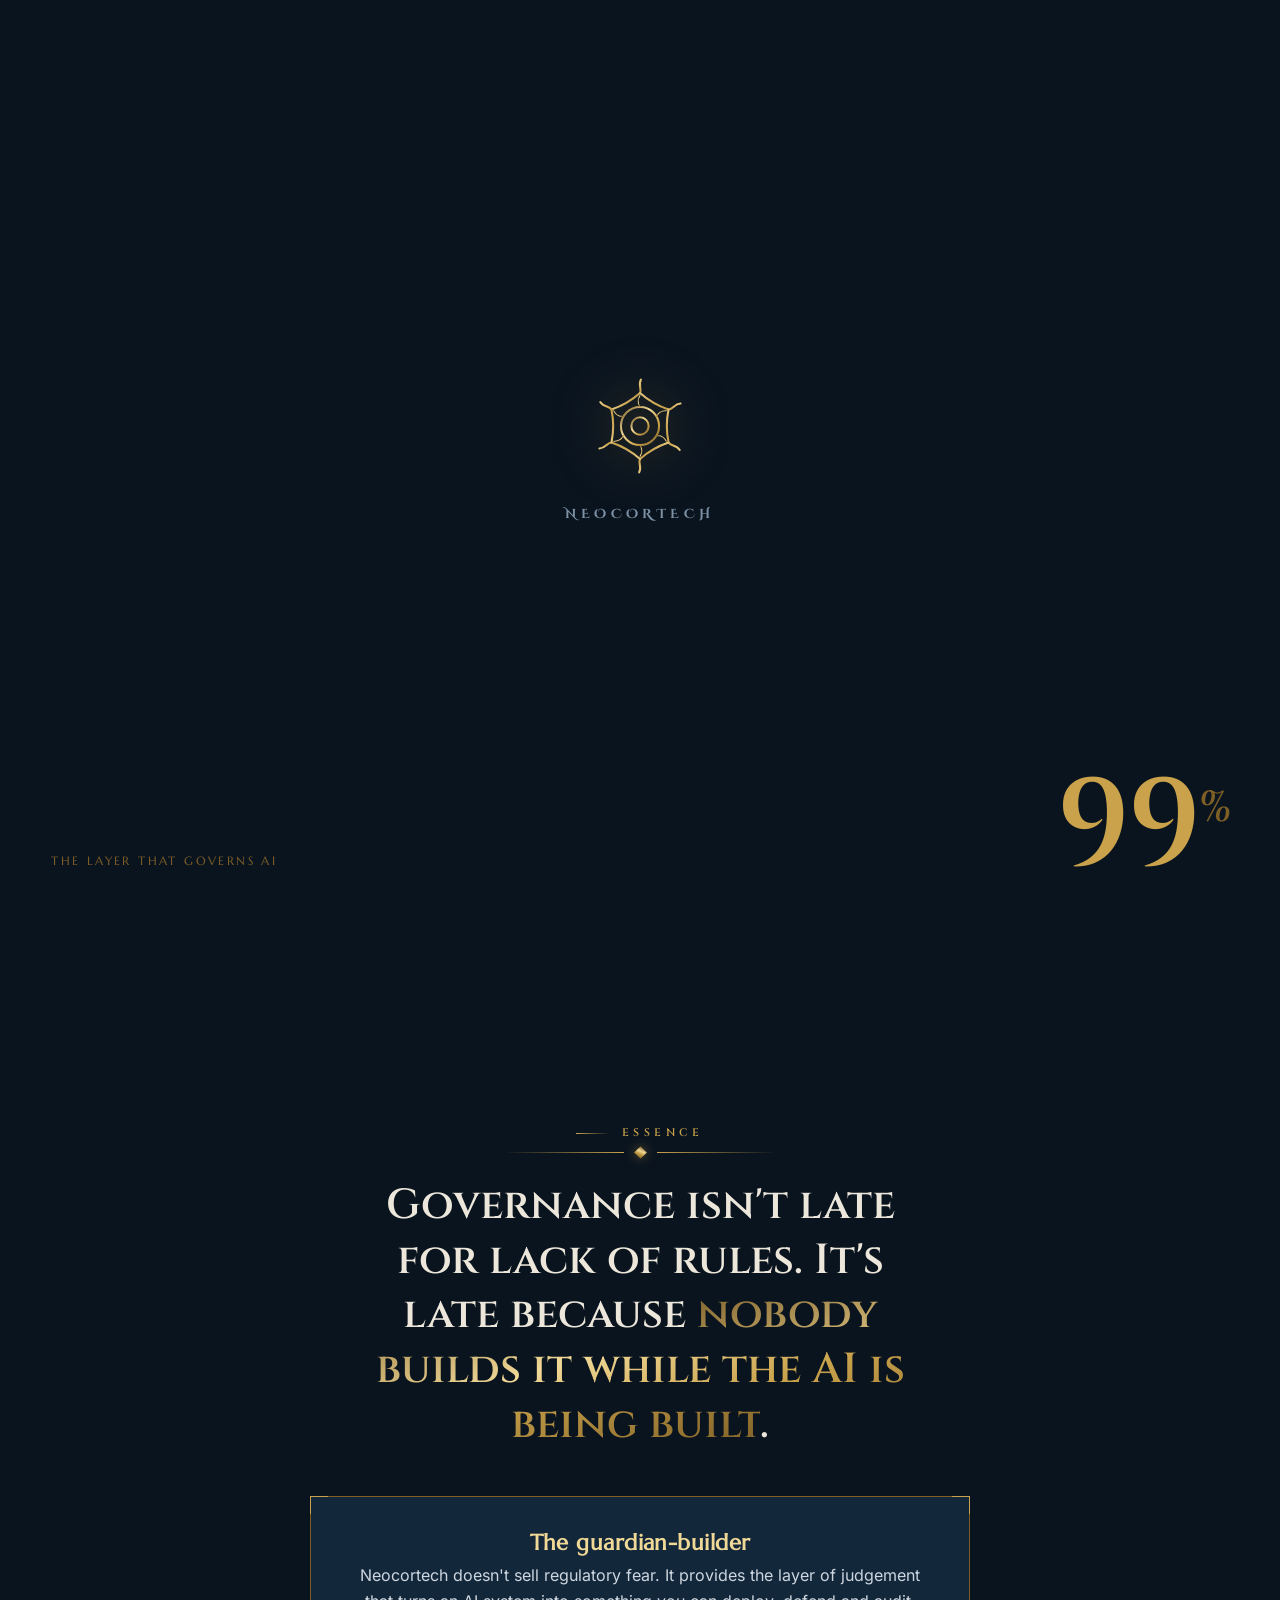
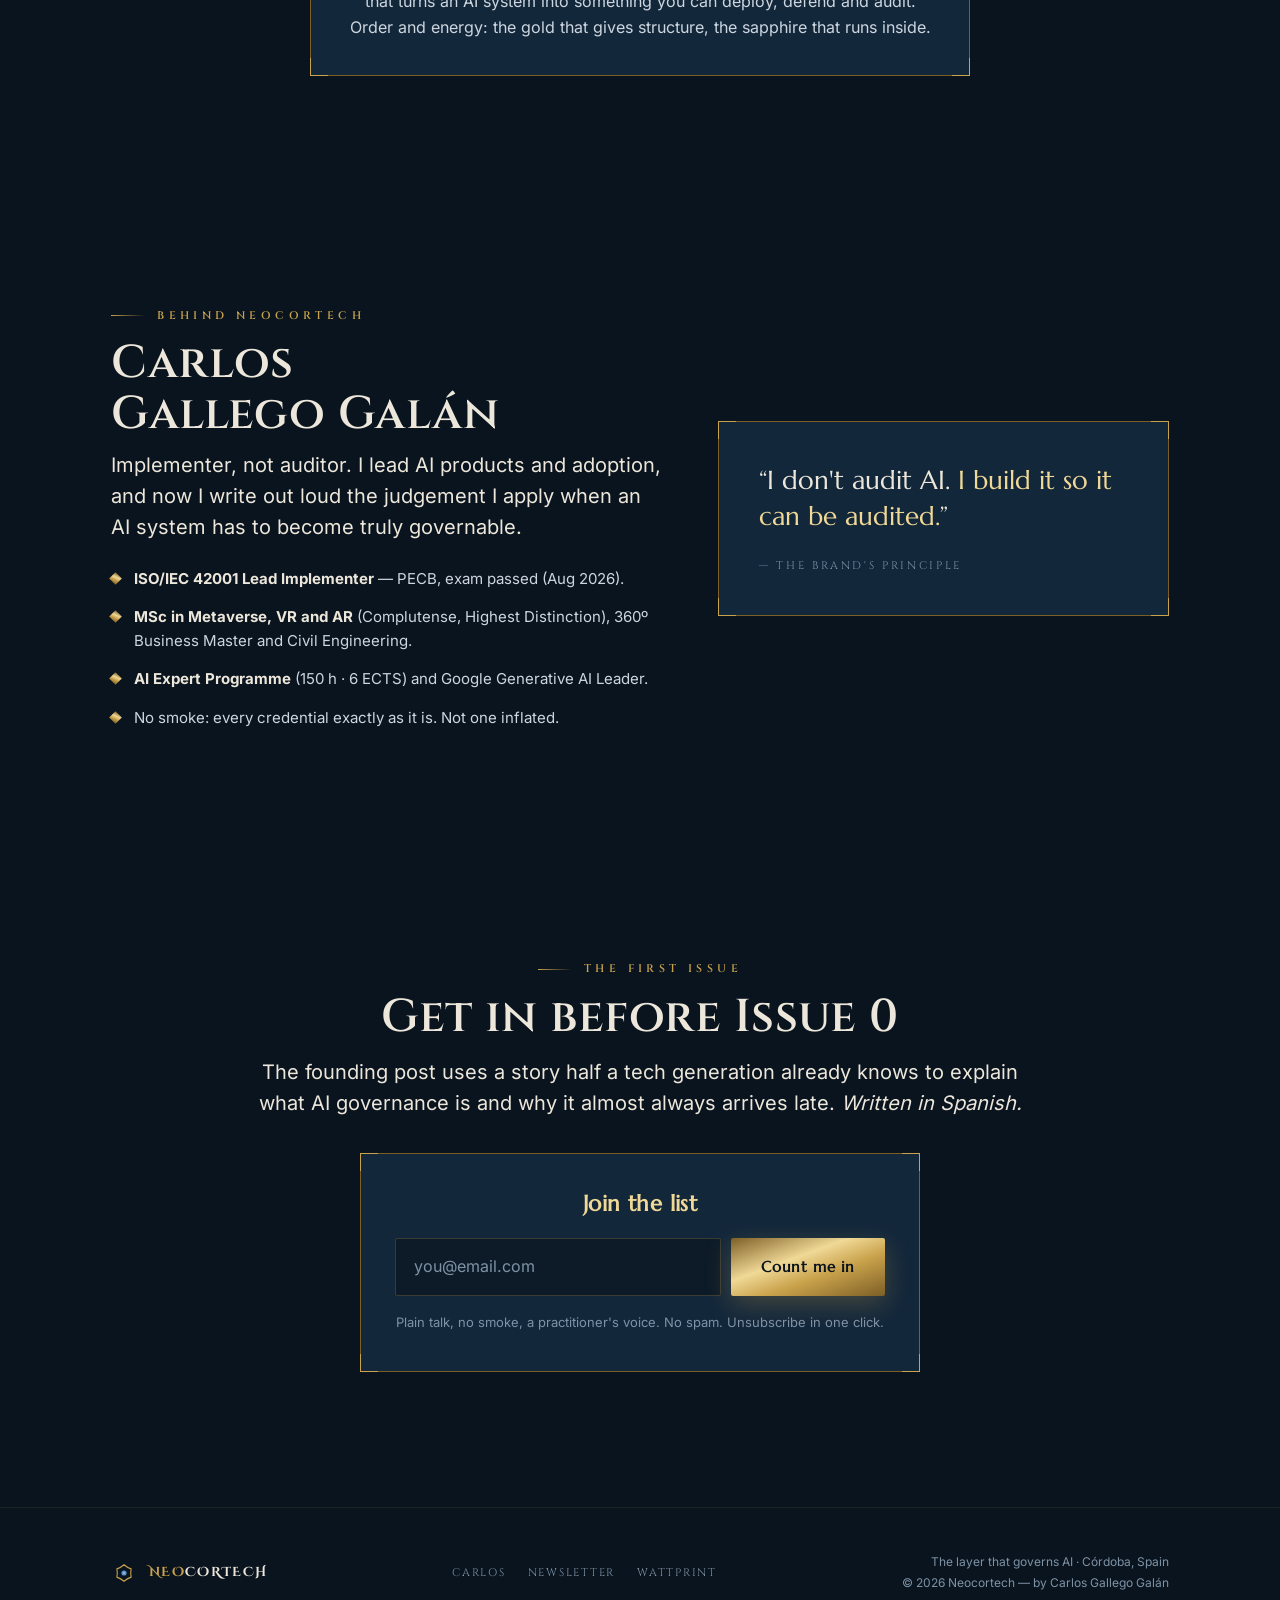
<file: newsletter.html>
<!DOCTYPE html>
<html lang="es">
<head>
<meta charset="UTF-8"/>
<meta name="viewport" content="width=device-width, initial-scale=1.0"/>
<title>Neocortech — Newsletter · La capa que gobierna la IA</title>
<meta name="description" content="Newsletter de gobernanza de IA: agentes, IA generativa, ética, riesgos y sostenibilidad, con criterio auditable. Pensado en voz alta por alguien que lo implementa de verdad."/>
<meta name="theme-color" content="#0A141F"/>
<meta property="og:title" content="Neocortech — Newsletter · La capa que gobierna la IA"/>
<meta property="og:description" content="Gobernanza de IA con criterio auditable. Sin resúmenes de novedades: criterio de practitioner."/>
<!-- meta:begin -->
<link rel="canonical" href="https://neocortech-kohl.vercel.app/newsletter"/>
<meta property="og:locale" content="es_ES"/>
<meta property="og:type" content="website"/>
<meta property="og:url" content="https://neocortech-kohl.vercel.app/newsletter"/>
<meta property="og:image" content="https://neocortech-kohl.vercel.app/assets/og-newsletter.jpg"/>
<meta property="og:image:width" content="1200"/>
<meta property="og:image:height" content="630"/>
<meta name="twitter:card" content="summary_large_image"/>
<meta name="twitter:image" content="https://neocortech-kohl.vercel.app/assets/og-newsletter.jpg"/>
<!-- meta:end -->
<link rel="icon" type="image/svg+xml" href="data:image/svg+xml,%3Csvg xmlns='http://www.w3.org/2000/svg' viewBox='0 0 120 120'%3E%3Cpath d='M60 22 Q74.5 34.9 92.9 41 Q89 60 92.9 79 Q74.5 85.1 60 98 Q45.5 85.1 27.1 79 Q31 60 27.1 41 Q45.5 34.9 60 22 Z' fill='none' stroke='%23C9A24B' stroke-width='8' stroke-linejoin='round'/%3E%3Ccircle cx='60' cy='60' r='14' fill='%235B8FC6'/%3E%3Ccircle cx='60' cy='60' r='7' fill='%237FB4E8'/%3E%3C/svg%3E"/>
<link rel="stylesheet" href="/assets/fonts/fonts.css"/>
<script>document.documentElement.className='js';</script>
<script>(function(){var q=null;try{q=new URLSearchParams(location.search).get('lang');}catch(e){}
var l=(q==='en'||q==='es')?q:null;try{if(l)localStorage.setItem('nc_lang',l);else l=localStorage.getItem('nc_lang');}catch(e){}
if(l!=='en')l='es';window.NC_LANG=l;document.documentElement.lang=l;
window.NCT=function(es,en){return l==='en'?en:es;};})();</script>
<style>
:root{
  --night:#0A141F; --night2:#0D1B29; --slate:#13273B;
  --gold:#C9A24B; --gold-bright:#F0D896; --gold-deep:#7D5F26;
  --arcane:#5B8FC6; --arcane-glow:#7FB4E8;
  --bone:#ECE7DA; --muted:#7E92A6; --green:#4ADE80;
  --line:rgba(201,162,75,.24); --line-soft:rgba(201,162,75,.10);
  --f-epic:"Cinzel Decorative",serif; --f-display:"Cinzel",serif;
  --f-sub:"Marcellus",serif; --f-body:"Inter",system-ui,sans-serif;
  --metal:linear-gradient(160deg,var(--gold-deep) 0%,var(--gold-bright) 38%,var(--gold) 62%,var(--gold-deep) 100%);
  --w:1160px; --e:cubic-bezier(.19,1,.22,1); --e2:cubic-bezier(.76,0,.24,1);
}
*{box-sizing:border-box;margin:0;padding:0}
html{scroll-behavior:smooth;-webkit-text-size-adjust:100%;scrollbar-color:var(--slate) var(--night)}
::selection{background:var(--gold);color:var(--night)}
body{
  background:var(--night);color:var(--bone);font-family:var(--f-body);
  font-size:16px;line-height:1.62;-webkit-font-smoothing:antialiased;overflow-x:hidden;-webkit-tap-highlight-color:transparent;
  background-image:
    url("data:image/svg+xml,%3Csvg xmlns='http://www.w3.org/2000/svg' width='56' height='97'%3E%3Cpolygon points='28,2 54,17 54,47 28,62 2,47 2,17' fill='none' stroke='%23C9A24B' stroke-opacity='.045' stroke-width='1'/%3E%3Cpolygon points='28,66 54,81 54,111 28,126 2,111 2,81' fill='none' stroke='%23C9A24B' stroke-opacity='.045' stroke-width='1'/%3E%3C/svg%3E"),
    radial-gradient(1100px 640px at 50% -8%, #17324d 0%, transparent 62%),
    radial-gradient(760px 520px at 12% 40%, rgba(91,143,198,.06) 0%, transparent 60%),
    radial-gradient(900px 760px at 50% 120%, #0d2033 0%, transparent 60%);
  background-attachment:fixed;
}
a{color:var(--arcane-glow);text-decoration:none}
button{font:inherit;color:inherit;background:none;border:0;cursor:pointer}
input{font:inherit;color:inherit}
:focus-visible{outline:2px solid var(--gold);outline-offset:3px;border-radius:4px}
img{display:block;max-width:100%}

/* ---- perimeter engraving frame ---- */
.frame{position:fixed;inset:11px;border:1px solid rgba(201,162,75,.30);pointer-events:none;z-index:80}
.frame::before{content:"";position:absolute;inset:5px;border:1px solid rgba(201,162,75,.11)}
.frame b{position:absolute;width:16px;height:16px;border:1.5px solid var(--gold)}
.frame b.tl{top:-1px;left:-1px;border-right:0;border-bottom:0}
.frame b.tr{top:-1px;right:-1px;border-left:0;border-bottom:0}
.frame b.bl{bottom:-1px;left:-1px;border-right:0;border-top:0}
.frame b.br{bottom:-1px;right:-1px;border-left:0;border-top:0}
@media(max-width:640px){.frame{inset:7px}}

#field{position:fixed;inset:0;z-index:0;pointer-events:none}
.vig{position:fixed;inset:0;z-index:1;pointer-events:none;box-shadow:inset 0 0 300px 44px rgba(0,0,0,.55)}

/* ---- custom cursor ---- */
#cur{position:fixed;z-index:200;top:0;left:0;width:9px;height:9px;border-radius:50%;
  background:var(--gold);pointer-events:none;transform:translate(-50%,-50%);
  mix-blend-mode:screen;will-change:transform;transition:width .3s var(--e),height .3s var(--e),background .3s,opacity .3s;opacity:0;
  box-shadow:0 0 12px rgba(201,162,75,.7)}
#cur.on{opacity:1}
#cur.big{width:58px;height:58px;background:rgba(201,162,75,.12);box-shadow:0 0 0 1px rgba(201,162,75,.4)}
@media(pointer:coarse){#cur{display:none}}

/* ---- loader (completo solo en primera visita) + cortina ---- */
#loader{position:fixed;inset:0;z-index:300;background:var(--night);display:none;align-items:center;justify-content:center;flex-direction:column}
.js #loader{display:flex}
#loader .lfox{width:104px;height:104px;filter:drop-shadow(0 0 26px rgba(201,162,75,.5))}
#loader .lword{margin-top:26px;font-family:var(--f-epic);font-weight:700;letter-spacing:.34em;font-size:13px;color:var(--muted);text-transform:uppercase}
#loader .lnum{position:absolute;right:max(28px,4vw);bottom:26px;font-family:var(--f-display);font-weight:600;
  font-size:clamp(48px,10vw,120px);line-height:.8;color:var(--gold);letter-spacing:-.02em}
#loader .lnum .pc{color:var(--gold-deep);font-size:.36em;vertical-align:super;margin-left:2px}
#loader .ltag{position:absolute;left:max(28px,4vw);bottom:30px;font-family:var(--f-sub);font-size:12px;letter-spacing:.2em;color:var(--gold-deep);text-transform:uppercase}
.curtain{position:fixed;inset:0;z-index:290;pointer-events:none;display:none}
.js .curtain{display:flex}
.curtain i{flex:1;background:var(--night);border-right:1px solid rgba(201,162,75,.05)}

#prog{position:fixed;top:0;left:0;height:2px;width:100%;background:var(--metal);z-index:120;transform:scaleX(0);transform-origin:left}

/* ---- top nav (header compartido) ---- */
header.nav{position:fixed;top:0;left:0;right:0;z-index:110;transition:transform .5s var(--e)}
header.nav.hide{transform:translateY(-112%)}
.nav-in{max-width:var(--w);margin:0 auto;padding:16px max(22px,4vw);display:flex;align-items:center;justify-content:space-between;gap:16px}
.nav::before{content:"";position:absolute;inset:0;background:linear-gradient(rgba(10,20,31,.82),transparent);
  backdrop-filter:blur(9px);-webkit-backdrop-filter:blur(9px);-webkit-mask:linear-gradient(#000,transparent);mask:linear-gradient(#000,transparent);z-index:-1}
.brand{display:flex;align-items:center;gap:12px}
.brand .m{width:34px;height:34px;filter:drop-shadow(0 1px 8px rgba(201,162,75,.5));flex:none}
.brand .wm{font-family:var(--f-epic);font-weight:700;font-size:16px;letter-spacing:.10em;color:var(--bone);line-height:1}
.brand .wm .neo{background:var(--metal);-webkit-background-clip:text;background-clip:text;color:transparent}
.brand .sub{font-family:var(--f-sub);font-size:10px;letter-spacing:.24em;color:var(--gold-deep);text-transform:uppercase;margin-top:3px}
.switch{display:flex;align-items:center;gap:4px;padding:5px;border:1px solid var(--line-soft);border-radius:40px;background:rgba(19,39,59,.5)}
.switch a{padding:8px 18px;border-radius:40px;font-family:var(--f-sub);font-size:13px;letter-spacing:.03em;color:var(--muted);transition:color .3s,background .3s;white-space:nowrap}
.switch a .dot{display:inline-block;width:5px;height:5px;border-radius:50%;background:currentColor;margin-right:7px;vertical-align:middle;opacity:.55}
.switch a:hover{color:var(--bone)}
.switch a.on{color:var(--night);background:var(--metal);box-shadow:0 4px 18px rgba(201,162,75,.28)}
.switch a.on .dot{opacity:1;background:var(--night)}
.switch a.wp{color:var(--green)}
.switch a.wp.on{color:var(--night)}
@media(max-width:860px){.nav-in{flex-wrap:wrap}.switch{order:3;width:100%;justify-content:space-between}.switch a{flex:1;text-align:center;padding:9px 6px;font-size:12px}.switch a .dot{display:none}}

/* ---- layout ---- */
main{position:relative;z-index:2}
.wrap{max-width:var(--w);margin:0 auto;padding:0 max(22px,4vw);position:relative}
section{padding:clamp(64px,9vw,120px) 0}
.eyebrow{font-family:var(--f-display);font-size:11px;letter-spacing:.4em;text-transform:uppercase;color:var(--gold);font-weight:600;display:flex;align-items:center;gap:12px}
.eyebrow::before{content:"";width:34px;height:1px;background:linear-gradient(90deg,var(--gold),transparent)}
h1,h2,h3{font-family:var(--f-display);font-weight:600;line-height:1.1}
h1,h2{text-wrap:balance}
h2{font-size:clamp(28px,4.4vw,46px);letter-spacing:.01em}
h3{font-family:var(--f-sub);font-size:22px;letter-spacing:.02em}
p{color:#cdd6df}
.lead{font-size:clamp(17px,2vw,20px);color:var(--bone);max-width:60ch;line-height:1.55}
strong{color:var(--bone);font-weight:600}

.rune{display:flex;align-items:center;gap:12px;margin:6px 0 22px}
.rune .l{height:1px;width:120px;background:linear-gradient(90deg,transparent,var(--gold))}
.rune .l.r{background:linear-gradient(90deg,var(--gold),transparent)}
.rune .d{width:9px;height:9px;background:var(--metal);transform:rotate(45deg);box-shadow:0 0 12px rgba(201,162,75,.5)}

/* reveal */
.rvx{opacity:0;transform:translateY(28px);transition:opacity .9s var(--e),transform .9s var(--e)}
.rvx.in{opacity:1;transform:none}

/* ---- HERO ---- */
.hero{position:relative;min-height:92vh;display:flex;flex-direction:column;justify-content:center;text-align:center;overflow:hidden;padding-top:120px}
.sunburst{position:absolute;top:-8%;left:50%;transform:translateX(-50%);width:min(1100px,168vw);aspect-ratio:1;pointer-events:none;
  background:repeating-conic-gradient(from 0deg at 50% 50%,rgba(201,162,75,.13) 0deg .5deg,transparent .5deg 6.6deg);
  -webkit-mask:radial-gradient(closest-side,#000 0,#000 16%,transparent 66%);mask:radial-gradient(closest-side,#000 0,#000 16%,transparent 66%)}
.hero .halo{position:absolute;top:8%;left:50%;transform:translateX(-50%);width:440px;height:440px;border-radius:50%;pointer-events:none;
  background:radial-gradient(circle,rgba(240,216,150,.20) 0,rgba(201,162,75,.06) 44%,transparent 70%);filter:blur(6px)}
.hero-in{position:relative;z-index:3;min-width:0}
.foxwrap{position:relative;width:168px;height:168px;margin:0 auto 30px}
.foxwrap .ring{position:absolute;inset:-16px;pointer-events:none}
.foxwrap .fox{width:168px;height:168px;filter:drop-shadow(0 0 30px rgba(201,162,75,.4)) drop-shadow(0 10px 26px rgba(0,0,0,.55))}
.wordmark{font-family:var(--f-epic);font-weight:700;font-size:clamp(33px,9vw,88px);letter-spacing:.06em;line-height:1;color:var(--bone);text-shadow:0 0 40px rgba(201,162,75,.22)}
.wordmark .neo{background:var(--metal);-webkit-background-clip:text;background-clip:text;color:transparent}
.tagline{font-family:var(--f-sub);font-size:clamp(19px,3vw,29px);color:var(--gold-bright);margin-top:20px;letter-spacing:.05em}
.hero .lead{margin:26px auto 0;text-align:center}
.pron{margin-top:20px;font-family:var(--f-body);font-size:11px;letter-spacing:.32em;color:var(--muted);text-transform:uppercase}
.cta-row{margin-top:38px;display:flex;gap:14px;justify-content:center;flex-wrap:wrap}
.btn{display:inline-flex;align-items:center;gap:10px;padding:15px 30px;border-radius:2px;font-family:var(--f-sub);font-size:15px;letter-spacing:.04em;position:relative;transition:transform .3s var(--e)}
.btn.primary{background:var(--metal);color:var(--night);box-shadow:0 8px 26px rgba(201,162,75,.28);font-weight:600}
.btn.ghost{border:1px solid var(--line);color:var(--bone)}
.btn.ghost:hover{border-color:var(--gold);background:rgba(201,162,75,.06)}
.btn:hover{transform:translateY(-2px)}
.btn .ar{transition:transform .3s var(--e)}.btn:hover .ar{transform:translate(4px,-2px)}
.scrollcue{margin-top:52px;display:flex;flex-direction:column;align-items:center;gap:8px;color:var(--gold-deep);font-family:var(--f-display);font-size:10px;letter-spacing:.3em;text-transform:uppercase}
.scrollcue .bar{width:1px;height:42px;background:linear-gradient(var(--gold),transparent);position:relative;overflow:hidden}
.scrollcue .bar::after{content:"";position:absolute;top:-40%;left:0;width:100%;height:40%;background:var(--gold-bright);animation:cue 1.9s var(--e) infinite}
@keyframes cue{0%{top:-40%}70%,100%{top:110%}}

/* panels */
.panel{background:var(--slate);border:1px solid var(--gold-deep);position:relative}
.corner{position:absolute;width:18px;height:18px;border:1.5px solid var(--gold)}
.c-tl{top:-1px;left:-1px;border-right:0;border-bottom:0}.c-tr{top:-1px;right:-1px;border-left:0;border-bottom:0}
.c-bl{bottom:-1px;left:-1px;border-right:0;border-top:0}.c-br{bottom:-1px;right:-1px;border-left:0;border-top:0}

/* manifesto */
.manifesto{text-align:center}
.manifesto .big{font-family:var(--f-display);font-weight:600;font-size:clamp(26px,4vw,42px);line-height:1.3;max-width:20ch;margin:0 auto;color:var(--bone)}
.manifesto .big em{font-style:normal;background:var(--metal);-webkit-background-clip:text;background-clip:text;color:transparent}
.arche{max-width:660px;margin:44px auto 0;padding:34px 38px;text-align:center}
.arche h3{color:var(--gold-bright);margin-bottom:8px}

/* perfil */
.split{display:grid;grid-template-columns:1.1fr .9fr;gap:56px;align-items:center}
@media(max-width:860px){.split{grid-template-columns:1fr;gap:34px}}
.creds{list-style:none;display:flex;flex-direction:column;gap:14px;margin-top:24px}
.creds li{display:flex;gap:14px;font-size:15px;color:#cdd6df;align-items:flex-start}
.creds li::before{content:"";flex:none;width:9px;height:9px;margin-top:7px;background:var(--metal);transform:rotate(45deg)}
.creds b{color:var(--bone)}
.card-quote{padding:40px;text-align:left}
.card-quote .q{font-family:var(--f-sub);font-size:clamp(20px,2.6vw,26px);line-height:1.4;color:var(--bone)}
.card-quote .q .g{color:var(--gold-bright)}
.card-quote .attr{margin-top:22px;font-family:var(--f-display);font-size:11px;letter-spacing:.24em;color:var(--muted);text-transform:uppercase}

/* newsletter */
.news{text-align:center}
.news .box{max-width:560px;margin:34px auto 0;padding:38px 34px}
.field-row{display:flex;gap:10px;margin-top:22px}
@media(max-width:520px){.field-row{flex-direction:column}}
.field-row input{flex:1;padding:15px 18px;background:rgba(10,20,31,.6);border:1px solid var(--line);color:var(--bone);border-radius:2px}
.field-row input::placeholder{color:var(--muted)}
.field-row input:focus{border-color:var(--gold);outline:none}
.microcopy{margin-top:16px;font-size:13px;color:var(--muted)}
.ok{margin-top:18px;color:var(--gold-bright);font-family:var(--f-sub);font-size:16px;display:none}
.ok.show{display:block}

/* footer */
footer{border-top:1px solid var(--line-soft);margin-top:20px;position:relative;z-index:2}
.foot-in{max-width:var(--w);margin:0 auto;padding:44px max(22px,4vw);display:flex;justify-content:space-between;align-items:center;gap:20px;flex-wrap:wrap}
.foot-in .fm{display:flex;align-items:center;gap:12px}
.foot-in .fm svg{width:26px;height:26px}
.foot-in .fm span{font-family:var(--f-epic);font-weight:700;letter-spacing:.1em;font-size:13px;color:var(--bone)}
.foot-in .meta{font-size:12px;color:var(--muted);text-align:right;line-height:1.7}
.tolinks{display:flex;gap:22px;font-family:var(--f-display);font-size:11px;letter-spacing:.16em;text-transform:uppercase;flex-wrap:wrap}
.tolinks a{color:var(--muted);transition:color .3s}
.tolinks a:hover{color:var(--gold)}

@media (prefers-reduced-motion: reduce){
  *{animation:none!important;transition:none!important}
  .rvx{opacity:1;transform:none}
  #loader,.curtain{display:none!important}
}

/* selector de idioma */
.lang{display:flex;align-items:center;gap:2px;padding:3px;border:1px solid rgba(201,162,75,.18);border-radius:40px;background:rgba(19,39,59,.5)}
.lang button{font-family:var(--ui,Inter,system-ui,sans-serif);font-size:11px;font-weight:600;letter-spacing:.14em;color:var(--muted);background:none;border:0;padding:6px 10px;border-radius:40px;cursor:pointer;transition:color .2s,background .2s}
.lang button:hover{color:var(--bone)}
.lang button[aria-pressed="true"]{background:var(--metal);color:var(--night)}
.lang button:focus-visible{outline:2px solid var(--gold-bright);outline-offset:2px}

.nav-in{gap:16px}
@media(max-width:640px){.nav-in .lang{order:2}}
.sr{position:absolute;width:1px;height:1px;overflow:hidden;clip:rect(0 0 0 0);white-space:nowrap}.hp{position:absolute;left:-9999px;width:1px;height:1px;opacity:0}
</style>
</head>
<body>

<div class="frame"><b class="tl"></b><b class="tr"></b><b class="bl"></b><b class="br"></b></div>
<canvas id="field"></canvas>
<div class="vig"></div>
<div id="cur"></div>
<div id="prog"></div>

<!-- ============ LOADER ============ -->
<div id="loader" aria-hidden="true">
  <svg class="lfox" viewBox="0 0 120 120" aria-hidden="true">
    <defs>
      <linearGradient id="lg" x1="0" y1="0" x2="1" y2="1">
        <stop offset="0" stop-color="#7D5F26"/><stop offset=".4" stop-color="#F0D896"/><stop offset=".7" stop-color="#C9A24B"/><stop offset="1" stop-color="#7D5F26"/>
      </linearGradient>
    </defs>
    <g fill="none" stroke="url(#lg)" stroke-width="2.4" stroke-linejoin="round" stroke-linecap="round" class="lstroke">
      <path d="M27.1 41 Q45.5 34.9 60 22 C62.5 17.5 57.5 13 61 6.5"/>
      <path d="M27.1 41 Q45.5 34.9 60 22 C62.5 17.5 57.5 13 61 6.5" transform="rotate(60 60 60)"/>
      <path d="M27.1 41 Q45.5 34.9 60 22 C62.5 17.5 57.5 13 61 6.5" transform="rotate(120 60 60)"/>
      <path d="M27.1 41 Q45.5 34.9 60 22 C62.5 17.5 57.5 13 61 6.5" transform="rotate(180 60 60)"/>
      <path d="M27.1 41 Q45.5 34.9 60 22 C62.5 17.5 57.5 13 61 6.5" transform="rotate(240 60 60)"/>
      <path d="M27.1 41 Q45.5 34.9 60 22 C62.5 17.5 57.5 13 61 6.5" transform="rotate(300 60 60)"/>
      <circle cx="60" cy="60" r="22"/>
      <circle cx="60" cy="60" r="10"/>
      <path d="M60 25 Q55.5 31.5 60 37.5" stroke-width="1.2"/>
      <path d="M60 25 Q55.5 31.5 60 37.5" stroke-width="1.2" transform="rotate(60 60 60)"/>
      <path d="M60 25 Q55.5 31.5 60 37.5" stroke-width="1.2" transform="rotate(120 60 60)"/>
      <path d="M60 25 Q55.5 31.5 60 37.5" stroke-width="1.2" transform="rotate(180 60 60)"/>
      <path d="M60 25 Q55.5 31.5 60 37.5" stroke-width="1.2" transform="rotate(240 60 60)"/>
      <path d="M60 25 Q55.5 31.5 60 37.5" stroke-width="1.2" transform="rotate(300 60 60)"/>
    </g>
  </svg>
  <div class="lword">Neocortech</div>
  <div class="ltag" data-i18n="ltag">La capa que gobierna la IA</div>
  <div class="lnum"><span id="lnum">0</span><span class="pc">%</span></div>
</div>
<div class="curtain" aria-hidden="true"><i></i><i></i><i></i><i></i><i></i></div>

<!-- ============ NAV (header compartido) ============ -->
<header class="nav" id="nav">
  <div class="nav-in">
    <a class="brand" href="/" data-c>
      <svg class="m" viewBox="0 0 120 120" aria-label="Neocortech">
        <defs><linearGradient id="bm" x1="0" y1="0" x2="1" y2="1">
          <stop offset="0" stop-color="#7D5F26"/><stop offset=".4" stop-color="#F0D896"/><stop offset=".7" stop-color="#C9A24B"/><stop offset="1" stop-color="#7D5F26"/></linearGradient>
          <radialGradient id="bmc" cx=".5" cy=".42" r=".65">
          <stop offset="0" stop-color="#EAF4FF"/><stop offset=".45" stop-color="#7FB4E8"/><stop offset="1" stop-color="#2E5E96"/></radialGradient></defs>
        <circle cx="60" cy="60" r="18" fill="#5B8FC6" opacity=".24"/>
        <circle cx="60" cy="60" r="18.5" fill="none" stroke="url(#bm)" stroke-width=".8" opacity=".35"/>
        <circle cx="60" cy="60" r="22" fill="none" stroke="url(#bm)" stroke-width="1.4" stroke-dasharray="2.5 5"/>
        <circle cx="60" cy="60" r="10" fill="url(#bmc)"/>
        <g fill="none" stroke="url(#bm)" stroke-width="1.2" opacity=".55">
          <path d="M60 25 Q55.5 31.5 60 37.5"/>
          <path d="M60 25 Q55.5 31.5 60 37.5" transform="rotate(60 60 60)"/>
          <path d="M60 25 Q55.5 31.5 60 37.5" transform="rotate(120 60 60)"/>
          <path d="M60 25 Q55.5 31.5 60 37.5" transform="rotate(180 60 60)"/>
          <path d="M60 25 Q55.5 31.5 60 37.5" transform="rotate(240 60 60)"/>
          <path d="M60 25 Q55.5 31.5 60 37.5" transform="rotate(300 60 60)"/>
        </g>
        <g fill="none" stroke="url(#bm)" stroke-width="3.6" stroke-linecap="round" stroke-linejoin="round">
          <path d="M27.1 41 Q45.5 34.9 60 22 C62.5 17.5 57.5 13 61 6.5"/>
          <path d="M27.1 41 Q45.5 34.9 60 22 C62.5 17.5 57.5 13 61 6.5" transform="rotate(60 60 60)"/>
          <path d="M27.1 41 Q45.5 34.9 60 22 C62.5 17.5 57.5 13 61 6.5" transform="rotate(120 60 60)"/>
          <path d="M27.1 41 Q45.5 34.9 60 22 C62.5 17.5 57.5 13 61 6.5" transform="rotate(180 60 60)"/>
          <path d="M27.1 41 Q45.5 34.9 60 22 C62.5 17.5 57.5 13 61 6.5" transform="rotate(240 60 60)"/>
          <path d="M27.1 41 Q45.5 34.9 60 22 C62.5 17.5 57.5 13 61 6.5" transform="rotate(300 60 60)"/>
        </g>
        <circle cx="60" cy="22" r="3" fill="#F0D896"/><circle cx="92.9" cy="41" r="3" fill="#C9A24B"/><circle cx="92.9" cy="79" r="3" fill="#F0D896"/><circle cx="60" cy="98" r="3" fill="#C9A24B"/><circle cx="27.1" cy="79" r="3" fill="#F0D896"/><circle cx="27.1" cy="41" r="3" fill="#C9A24B"/>
      </svg>
      <div>
        <div class="wm"><span class="neo">NEO</span>CORTECH</div>
        <div class="sub" data-i18n="brand_sub">Gobernanza de IA</div>
      </div>
    </a>
    <nav class="switch" aria-label="Páginas del ecosistema" data-i18n-attr="aria-label:a_nav">
      <a href="/" data-c><span class="dot"></span>Carlos</a>
      <a class="on" href="/newsletter" aria-current="page" data-c><span class="dot"></span>Newsletter</a>
      <a class="wp" href="/wattprint" data-c><span class="dot"></span>Wattprint</a>
    </nav>
    <div class="lang " role="group" aria-label="Idioma" data-i18n-attr="aria-label:a_lang"><button type="button" data-lang="es" aria-pressed="true">ES</button><button type="button" data-lang="en" aria-pressed="false">EN</button></div>
  </div>
</header>

<main>
<!-- ============ HERO ============ -->
<section class="hero" style="padding-top:140px">
  <div class="sunburst"></div><div class="halo"></div>
  <div class="wrap hero-in">
    <div class="foxwrap">
      <svg class="ring" viewBox="0 0 200 200" aria-hidden="true">
        <circle cx="100" cy="100" r="92" fill="none" stroke="rgba(201,162,75,.28)" stroke-width="1" stroke-dasharray="2 9"/>
        <circle cx="100" cy="100" r="80" fill="none" stroke="rgba(91,143,198,.22)" stroke-width="1"/>
      </svg>
      <svg class="fox" viewBox="0 0 120 120" aria-label="Neocortech">
        <defs><linearGradient id="hg" x1="0" y1="0" x2="1" y2="1">
          <stop offset="0" stop-color="#7D5F26"/><stop offset=".38" stop-color="#F0D896"/><stop offset=".7" stop-color="#C9A24B"/><stop offset="1" stop-color="#7D5F26"/></linearGradient>
          <radialGradient id="hgc" cx=".5" cy=".42" r=".65">
          <stop offset="0" stop-color="#EAF4FF"/><stop offset=".45" stop-color="#7FB4E8"/><stop offset="1" stop-color="#2E5E96"/></radialGradient></defs>
        <circle cx="60" cy="60" r="18" fill="#5B8FC6" opacity=".24"/>
        <circle cx="60" cy="60" r="18.5" fill="none" stroke="url(#hg)" stroke-width=".8" opacity=".35"/>
        <circle cx="60" cy="60" r="22" fill="none" stroke="url(#hg)" stroke-width="1.4" stroke-dasharray="2.5 5"/>
        <circle cx="60" cy="60" r="10" fill="url(#hgc)"/>
        <g fill="none" stroke="url(#hg)" stroke-width="1.2" opacity=".55">
          <path d="M60 25 Q55.5 31.5 60 37.5"/>
          <path d="M60 25 Q55.5 31.5 60 37.5" transform="rotate(60 60 60)"/>
          <path d="M60 25 Q55.5 31.5 60 37.5" transform="rotate(120 60 60)"/>
          <path d="M60 25 Q55.5 31.5 60 37.5" transform="rotate(180 60 60)"/>
          <path d="M60 25 Q55.5 31.5 60 37.5" transform="rotate(240 60 60)"/>
          <path d="M60 25 Q55.5 31.5 60 37.5" transform="rotate(300 60 60)"/>
        </g>
        <g fill="none" stroke="url(#hg)" stroke-width="3.6" stroke-linecap="round" stroke-linejoin="round">
          <path d="M27.1 41 Q45.5 34.9 60 22 C62.5 17.5 57.5 13 61 6.5"/>
          <path d="M27.1 41 Q45.5 34.9 60 22 C62.5 17.5 57.5 13 61 6.5" transform="rotate(60 60 60)"/>
          <path d="M27.1 41 Q45.5 34.9 60 22 C62.5 17.5 57.5 13 61 6.5" transform="rotate(120 60 60)"/>
          <path d="M27.1 41 Q45.5 34.9 60 22 C62.5 17.5 57.5 13 61 6.5" transform="rotate(180 60 60)"/>
          <path d="M27.1 41 Q45.5 34.9 60 22 C62.5 17.5 57.5 13 61 6.5" transform="rotate(240 60 60)"/>
          <path d="M27.1 41 Q45.5 34.9 60 22 C62.5 17.5 57.5 13 61 6.5" transform="rotate(300 60 60)"/>
        </g>
        <circle cx="60" cy="22" r="3" fill="#F0D896"/><circle cx="92.9" cy="41" r="3" fill="#C9A24B"/><circle cx="92.9" cy="79" r="3" fill="#F0D896"/><circle cx="60" cy="98" r="3" fill="#C9A24B"/><circle cx="27.1" cy="79" r="3" fill="#F0D896"/><circle cx="27.1" cy="41" r="3" fill="#C9A24B"/>
      </svg>
    </div>
    <div class="eyebrow" style="justify-content:center" data-i18n="nl_eb">Newsletter · Gobernanza de IA</div>
    <div class="wordmark" style="margin-top:16px"><span class="neo">NEO</span>CORTECH</div>
    <div class="tagline" data-i18n="nl_tag">La capa que gobierna la IA</div>
    <p class="lead" data-i18n="nl_lead">Cómo gobernar el poder de la IA —agentes, IA generativa, ética, riesgos y sostenibilidad— <strong>antes de que se te vaya de las manos</strong>. Criterio auditable, pensado en voz alta por alguien que lo está implementando de verdad. No resúmenes de novedades.</p>
    <div class="pron">/ˈni.oʊ.kɔːr.tɛk/ · neo·cor·tech</div>
    <div class="cta-row">
      <button class="btn primary" data-scroll="news-neo" data-c data-i18n="nl_cta">Suscríbete <span class="ar">↗</span></button>
    </div>
    <div class="scrollcue"><span data-i18n="nl_down">Baja</span><span class="bar"></span></div>
  </div>
</section>

<!-- ============ MANIFIESTO ============ -->
<section class="manifesto">
  <div class="wrap">
    <div class="eyebrow rvx" style="justify-content:center" data-i18n="nl_ess">Esencia</div>
    <div class="rune rvx" style="justify-content:center"><span class="l"></span><span class="d"></span><span class="l r"></span></div>
    <p class="big rvx" data-i18n="nl_big">La gobernanza no llega tarde por falta de normas. Llega tarde porque <em>nadie la construye mientras se construye la IA</em>.</p>
    <div class="arche panel rvx">
      <span class="corner c-tl"></span><span class="corner c-tr"></span><span class="corner c-bl"></span><span class="corner c-br"></span>
      <h3 data-i18n="nl_arch_h">El guardián-constructor</h3>
      <p data-i18n="nl_arch_p">Neocortech no vende miedo regulatorio. Da la capa de criterio que convierte un sistema de IA en algo que se puede desplegar, defender y auditar. Orden y energía: el oro que estructura, el zafiro que corre por dentro.</p>
    </div>
  </div>
</section>

<!-- ============ PERFIL ============ -->
<section>
  <div class="wrap split">
    <div>
      <div class="eyebrow rvx" data-i18n="nl_behind">Detrás de Neocortech</div>
      <h2 class="rvx" style="margin:14px 0 10px">Carlos Gallego Galán</h2>
      <p class="lead rvx" data-i18n="nl_me">Implementador, no auditor. Dirijo producto y adopción de IA, y ahora escribo en voz alta el criterio que aplico cuando toca hacer que un sistema de IA sea gobernable de verdad.</p>
      <ul class="creds">
        <li class="rvx"><span data-i18n="nl_c1"><b>ISO/IEC 42001 Lead Implementer</b> — PECB, examen superado (ago. 2026).</span></li>
        <li class="rvx"><span data-i18n="nl_c2"><b>Máster en Metaverso, VR y AR</b> (Complutense, Matrícula de Honor), Máster de Negocios 360º e Ingeniería Civil.</span></li>
        <li class="rvx"><span data-i18n="nl_c3"><b>Experto en Inteligencia Artificial</b> (150 h · 6 ECTS) y Google Generative AI Leader.</span></li>
        <li class="rvx"><span data-i18n="nl_c4">Sin humo: cada credencial, tal cual es. Ni una inflada.</span></li>
      </ul>
    </div>
    <div class="card-quote panel rvx">
      <span class="corner c-tl"></span><span class="corner c-tr"></span><span class="corner c-bl"></span><span class="corner c-br"></span>
      <p class="q" data-i18n="nl_q">"No audito la IA. <span class="g">La construyo para que se pueda auditar.</span>"</p>
      <div class="attr" data-i18n="nl_attr">— El principio de la marca</div>
    </div>
  </div>
</section>

<!-- ============ SUSCRIPCIÓN ============ -->
<section class="news" id="news-neo">
  <div class="wrap">
    <div class="eyebrow rvx" style="justify-content:center" data-i18n="nl_first">La edición inaugural</div>
    <h2 class="rvx" style="margin-top:14px" data-i18n="nl_join_h">Entra antes de la Edición 0</h2>
    <p class="lead rvx" style="margin:14px auto 0;text-align:center" data-i18n="nl_join_p">El post fundacional usa una historia que media generación tech ya conoce para explicar qué es la gobernanza de IA y por qué llega tarde casi siempre.</p>
    <div class="box panel rvx">
      <span class="corner c-tl"></span><span class="corner c-tr"></span><span class="corner c-bl"></span><span class="corner c-br"></span>
      <h3 style="color:var(--gold-bright)" data-i18n="nl_list">Únete a la lista</h3>
      <form class="field-row" id="form-neo" method="post" target="kit-sink" novalidate>
        <label class="sr" for="email-neo" data-i18n="nl_lbl">Tu correo</label>
        <input id="email-neo" name="email_address" type="email" placeholder="tu@correo.com" autocomplete="email" required data-i18n-attr="placeholder:nl_ph"/>
        <input class="hp" type="text" name="website" tabindex="-1" autocomplete="off" aria-hidden="true"/>
        <button class="btn primary" id="sub-neo" type="submit" data-c data-i18n="nl_btn">Quiero entrar</button>
      </form>
      <iframe name="kit-sink" title="kit" hidden></iframe>
      <div class="microcopy" data-i18n="nl_micro">Tuteo, sin humo, voz de practitioner. Sin spam. Te das de baja con un clic.</div>
      <div class="ok" id="ok-neo" role="status" data-i18n="nl_ok">Anotado. Revisa tu correo y confirma la suscripción. ✦</div>
    </div>
  </div>
</section>
</main>

<footer>
  <div class="foot-in">
    <div class="fm">
      <svg viewBox="0 0 120 120" aria-hidden="true">
        <path d="M60 22 Q74.5 34.9 92.9 41 Q89 60 92.9 79 Q74.5 85.1 60 98 Q45.5 85.1 27.1 79 Q31 60 27.1 41 Q45.5 34.9 60 22 Z" fill="none" stroke="#C9A24B" stroke-width="5" stroke-linejoin="round"/>
        <circle cx="60" cy="60" r="12" fill="#5B8FC6"/><circle cx="60" cy="60" r="6" fill="#7FB4E8"/>
      </svg>
      <span><span style="color:var(--gold)">NEO</span>CORTECH</span>
    </div>
    <div class="tolinks">
      <a href="/" data-c>Carlos</a>
      <a href="/newsletter" data-c>Newsletter</a>
      <a href="/wattprint" data-c>Wattprint</a>
    </div>
    <div class="meta" data-i18n="foot_meta">La capa que gobierna la IA · Córdoba, ES<br>© <span id="yr"></span> Neocortech — por Carlos Gallego Galán</div>
  </div>
</footer>

<script src="/assets/js/gsap-3.15.0.min.js"></script>
<script>window.NC_EN={"a_nav": "Ecosystem pages", "a_lang": "Language", "brand_sub": "AI governance", "ltag": "The layer that governs AI", "foot_meta": "The layer that governs AI · Córdoba, Spain<br>© <span id=\"yr\"></span> Neocortech — by Carlos Gallego Galán", "nl_eb": "Newsletter · AI governance", "nl_tag": "The layer that governs AI", "nl_lead": "How to govern the power of AI — agents, generative AI, ethics, risk and sustainability — <strong>before it gets out of hand</strong>. Auditable judgement, thought out loud by someone actually implementing it. Not news round-ups.", "nl_cta": "Subscribe <span class=\"ar\">↗</span>", "nl_ess": "Essence", "nl_big": "Governance isn't late for lack of rules. It's late because <em>nobody builds it while the AI is being built</em>.", "nl_arch_h": "The guardian-builder", "nl_arch_p": "Neocortech doesn't sell regulatory fear. It provides the layer of judgement that turns an AI system into something you can deploy, defend and audit. Order and energy: the gold that gives structure, the sapphire that runs inside.", "nl_behind": "Behind Neocortech", "nl_me": "Implementer, not auditor. I lead AI products and adoption, and now I write out loud the judgement I apply when an AI system has to become truly governable.", "nl_c1": "<b>ISO/IEC 42001 Lead Implementer</b> — PECB, exam passed (Aug 2026).", "nl_c2": "<b>MSc in Metaverse, VR and AR</b> (Complutense, Highest Distinction), 360º Business Master and Civil Engineering.", "nl_c3": "<b>AI Expert Programme</b> (150 h · 6 ECTS) and Google Generative AI Leader.", "nl_c4": "No smoke: every credential exactly as it is. Not one inflated.", "nl_q": "“I don't audit AI. <span class=\"g\">I build it so it can be audited.</span>”", "nl_attr": "— The brand's principle", "nl_first": "The first issue", "nl_join_h": "Get in before Issue 0", "nl_join_p": "The founding post uses a story half a tech generation already knows to explain what AI governance is and why it almost always arrives late. <em>Written in Spanish.</em>", "nl_list": "Join the list", "nl_micro": "Plain talk, no smoke, a practitioner's voice. No spam. Unsubscribe in one click.", "_title": "Neocortech — Newsletter · The layer that governs AI", "_desc": "An AI governance newsletter: agents, generative AI, ethics, risk and sustainability, with auditable judgement. Written in Spanish by someone implementing it.", "nl_down": "Scroll", "nl_lbl": "Your email", "nl_ph": "you@email.com", "nl_btn": "Count me in", "nl_ok": "Done. Check your inbox and confirm your subscription. ✦"};</script>
<script>(function(){
var D=window.NC_EN||{};
if(window.NC_LANG==='en'){
  document.querySelectorAll('[data-i18n]').forEach(function(el){var k=el.getAttribute('data-i18n');if(D[k]!=null)el.innerHTML=D[k];});
  document.querySelectorAll('[data-i18n-attr]').forEach(function(el){el.getAttribute('data-i18n-attr').split(';').forEach(function(p){var kv=p.split(':');if(D[kv[1]]!=null)el.setAttribute(kv[0],D[kv[1]]);});});
  if(D._title)document.title=D._title;
  var m=document.querySelector('meta[name="description"]');if(m&&D._desc)m.setAttribute('content',D._desc);
}
/* fase 4: el portfolio en inglés vive en /en */
if(window.NC_LANG==='en')document.querySelectorAll('a[href="/"],a[href^="/#"]').forEach(function(a){a.setAttribute('href','/en'+a.getAttribute('href').slice(1));});
document.querySelectorAll('.lang [data-lang]').forEach(function(b){
  b.setAttribute('aria-pressed',String(b.getAttribute('data-lang')===window.NC_LANG));
  b.addEventListener('click',function(){
    var t=b.getAttribute('data-lang');if(t===window.NC_LANG)return;
    try{localStorage.setItem('nc_lang',t);}catch(e){}
    /* fase 2: conservar la sección que se está leyendo */
    var cur=[].slice.call(document.querySelectorAll('main section[id],section[id],footer[id]')).filter(function(x){return x.getBoundingClientRect().top<innerHeight*.4;}).pop();
    var url=location.pathname+'?lang='+t+(cur&&scrollY>40?'#'+cur.id:'');
    var ps=document.querySelectorAll('.curtain i');
    var rm=window.matchMedia&&matchMedia('(prefers-reduced-motion: reduce)').matches;
    if(window.gsap&&ps.length&&!rm){gsap.set(ps,{yPercent:100});gsap.to(ps,{yPercent:0,duration:.42,ease:'expo.in',stagger:.02,onComplete:function(){location.href=url;}});}
    else location.href=url;
  });
});
})();</script>
<script>
(function(){
"use strict";
var RM=matchMedia('(prefers-reduced-motion: reduce)').matches;
var FINE=matchMedia('(pointer:fine)').matches;
var hasGSAP=!!window.gsap;
document.getElementById('yr').textContent=new Date().getFullYear();

/* ---------- particle field (gold + arcane embers rising) ---------- */
(function(){var c=document.getElementById('field');if(!c)return;var x=c.getContext('2d'),W,H,DPR,parts=[],mouse={x:-999,y:-999};
function size(){DPR=Math.min(devicePixelRatio||1,1.5);W=c.width=innerWidth*DPR;H=c.height=innerHeight*DPR;c.style.width=innerWidth+'px';c.style.height=innerHeight+'px';}
size();addEventListener('resize',size);
function sprite(c0,c1,c2){var s=document.createElement('canvas');s.width=s.height=64;var g2=s.getContext('2d');var g=g2.createRadialGradient(32,32,0,32,32,32);g.addColorStop(0,c0);g.addColorStop(.5,c1);g.addColorStop(1,c2);g2.fillStyle=g;g2.fillRect(0,0,64,64);return s;}
var SPR_G=sprite('rgba(240,216,150,1)','rgba(201,162,75,.5)','rgba(125,95,38,0)');
var SPR_S=sprite('rgba(127,180,232,1)','rgba(91,143,198,.5)','rgba(91,143,198,0)');
var N=RM?0:Math.min(84,Math.floor(innerWidth/17));
for(var i=0;i<N;i++)parts.push({x:Math.random()*W,y:Math.random()*H,r:(Math.random()*1.5+.5)*DPR,vx:(Math.random()-.5)*.10*DPR,vy:(-Math.random()*.30-.05)*DPR,a:Math.random()*.5+.15,ph:Math.random()*6.28,sp:Math.random()*.02+.005,arc:Math.random()<.28});
if(FINE)addEventListener('pointermove',function(e){mouse.x=e.clientX*DPR;mouse.y=e.clientY*DPR;},{passive:true});
var sv=0,ls=0;addEventListener('scroll',function(){sv=Math.min(Math.abs(scrollY-ls),60);ls=scrollY;},{passive:true});
function f(){x.clearRect(0,0,W,H);x.globalCompositeOperation='lighter';
for(var i=0;i<parts.length;i++){var p=parts[i];p.ph+=p.sp;p.x+=p.vx+Math.sin(p.ph)*.16*DPR;p.y+=p.vy-(sv*.004*DPR);
var dx=p.x-mouse.x,dy=p.y-mouse.y,d2=dx*dx+dy*dy,rad=120*DPR;if(d2<rad*rad){var d=Math.sqrt(d2)||1,fo=(1-d/rad)*1.3;p.x+=dx/d*fo;p.y+=dy/d*fo;}
if(p.y<-10){p.y=H+10;p.x=Math.random()*W;}if(p.x<-10)p.x=W+10;if(p.x>W+10)p.x=-10;
var tw=p.a*(.6+.4*Math.sin(p.ph*2));var R4=p.r*4;
x.globalAlpha=tw<0?0:tw>1?1:tw;x.drawImage(p.arc?SPR_S:SPR_G,p.x-R4,p.y-R4,R4*2,R4*2);}
x.globalAlpha=1;sv*=.9;x.globalCompositeOperation='source-over';requestAnimationFrame(f);}
if(!RM)f();})();

/* ---------- custom cursor ---------- */
if(FINE&&!RM){var cur=document.getElementById('cur'),cx=innerWidth/2,cy=innerHeight/2,tx=cx,ty=cy;
addEventListener('pointermove',function(e){tx=e.clientX;ty=e.clientY;cur.classList.add('on');},{passive:true});
(function l(){cx+=(tx-cx)*.2;cy+=(ty-cy)*.2;cur.style.transform='translate('+cx+'px,'+cy+'px) translate(-50%,-50%)';requestAnimationFrame(l);})();
document.querySelectorAll('[data-c]').forEach(function(el){
  el.addEventListener('pointerenter',function(){cur.classList.add('big');});
  el.addEventListener('pointerleave',function(){cur.classList.remove('big');});});}

/* ---------- reveal on scroll ---------- */
var io=null;
if('IntersectionObserver' in window && !RM){
  io=new IntersectionObserver(function(entries){
    entries.forEach(function(en){if(en.isIntersecting){en.target.classList.add('in');io.unobserve(en.target);}});
  },{threshold:.12,rootMargin:'0px 0px -8% 0px'});
  document.querySelectorAll('.rvx').forEach(function(el){io.observe(el);});
}else{document.querySelectorAll('.rvx').forEach(function(el){el.classList.add('in');});}

/* ---------- suscripción (confirmación inline) ---------- */
(function(){
  var KIT_ACTION="https://app.kit.com/forms/10085804/subscriptions";
  var form=document.getElementById('form-neo'),inp=document.getElementById('email-neo'),btn=document.getElementById('sub-neo'),ok=document.getElementById('ok-neo');
  if(!form)return;
  form.addEventListener('submit',function(e){
    var v=(inp.value||'').trim();
    if(!/^[^\s@]+@[^\s@]+\.[^\s@]+$/.test(v)){e.preventDefault();inp.style.borderColor='#F87171';inp.focus();return;}
    inp.style.borderColor='';
    var bot=form.querySelector('.hp').value;
    if(bot||!KIT_ACTION){e.preventDefault();
      if(!bot){ok.textContent=NCT('Se ha abierto tu correo con el alta preparada: envíalo y te apunto. ✦','Your email app opened with the sign-up ready: send it and I will add you. ✦');location.href='mailto:carlosgallegogalan@gmail.com?subject='+encodeURIComponent(NCT('Alta en la newsletter de Neocortech','Neocortech newsletter sign-up'))+'&body='+encodeURIComponent(NCT('Quiero apuntarme con este correo: ','Please add this email: ')+v);}
    }else{form.action=KIT_ACTION;}
    setTimeout(function(){inp.disabled=true;btn.disabled=true;btn.textContent='✓';ok.classList.add('show');},50);
  });
})();

/* smooth scroll interno */
document.querySelectorAll('[data-scroll]').forEach(function(b){b.addEventListener('click',function(){
  var el=document.getElementById(b.dataset.scroll);if(el)el.scrollIntoView({behavior:'smooth',block:'start'});});});

/* nav hide on scroll down + progress */
var nav=document.getElementById('nav'),last=0;
addEventListener('scroll',function(){var y=scrollY;if(y>140&&y>last)nav.classList.add('hide');else nav.classList.remove('hide');last=y;
  var h=document.documentElement,max=h.scrollHeight-h.clientHeight;document.getElementById('prog').style.transform='scaleX('+(max>0?y/max:0)+')';},{passive:true});

/* ---------- entrada del hero ---------- */
function entrance(){
  if(!hasGSAP||RM)return;
  gsap.fromTo('.foxwrap',{scale:.85,autoAlpha:0},{scale:1,autoAlpha:1,duration:.9,ease:'power3.out'});
  gsap.fromTo('.wordmark',{y:30,autoAlpha:0},{y:0,autoAlpha:1,duration:.9,ease:'power4.out',delay:.15});
  gsap.fromTo('.tagline,.hero .lead,.pron,.cta-row,.scrollcue,.hero .eyebrow',{y:22,autoAlpha:0},{y:0,autoAlpha:1,duration:.7,stagger:.08,ease:'power3.out',delay:.28});
  gsap.to('.foxwrap .ring',{rotation:360,duration:60,ease:'none',repeat:-1,transformOrigin:'50% 50%'});
  gsap.to('.fox',{y:-6,duration:3.4,ease:'sine.inOut',yoyo:true,repeat:-1});
}

/* ---------- loader (completo solo en primera visita) → cortina ---------- */
(function(){
  var ld=document.getElementById('loader'),num=document.getElementById('lnum');
  var seen=false;try{seen=sessionStorage.getItem('nc_seen')==='1';sessionStorage.setItem('nc_seen','1');}catch(e){}
  var strokes=document.querySelectorAll('.lstroke path,.lstroke circle');
  function fillFox(){strokes.forEach(function(s){var len=s.getTotalLength?s.getTotalLength():200;s.style.strokeDasharray=len;s.style.strokeDashoffset=len;});}
  function drawFox(t){strokes.forEach(function(s){var len=s.getTotalLength?s.getTotalLength():200;s.style.strokeDashoffset=len*(1-t);});}
  function lift(){document.querySelectorAll('.curtain i').forEach(function(p,i){gsap.to(p,{yPercent:-100,duration:1,ease:'power4.inOut',delay:i*.07});});}
  function start(){lift();gsap.to(ld,{autoAlpha:0,duration:.5,onComplete:function(){ld.style.display='none';}});entrance();}
  if(RM||!hasGSAP){if(ld)ld.style.display='none';var c=document.querySelector('.curtain');if(c)c.style.display='none';return;}
  if(seen){ld.style.display='none';lift();entrance();return;}
  fillFox();
  var p={v:0};
  gsap.to(p,{v:100,duration:1.7,ease:'power2.inOut',onUpdate:function(){num.textContent=Math.floor(p.v);drawFox(p.v/100);},onComplete:function(){setTimeout(start,200);}});
})();

/* ---------- cortina de navegación — la salida cubre subiendo; bfcache; prefetch ---------- */
(function(){
var cover=false;
function internal(a){
  if(!a||a.target==='_blank'||a.hasAttribute('download'))return null;
  var href=a.getAttribute('href');if(!href)return null;
  var u;try{u=new URL(a.href,location.href);}catch(e){return null;}
  if(u.origin!==location.origin)return null;
  if(u.protocol!=='http:'&&u.protocol!=='https:')return null;
  if(u.pathname===location.pathname&&u.hash)return null;
  return u;
}
addEventListener('pageshow',function(e){if(e.persisted){cover=false;var ld=document.getElementById('loader');if(ld)ld.style.display='none';
  if(window.gsap){gsap.set('.curtain i',{yPercent:-100});}else{document.querySelectorAll('.curtain i').forEach(function(p){p.style.transform='translateY(-100%)';});}}});
if(RM||!hasGSAP)return;
document.addEventListener('click',function(e){
  if(e.defaultPrevented||e.button!==0||e.metaKey||e.ctrlKey||e.shiftKey||e.altKey)return;
  var a=e.target&&e.target.closest?e.target.closest('a[href]'):null;
  var u=internal(a);if(!u||cover)return;
  if(u.pathname===location.pathname&&!u.hash){e.preventDefault();window.scrollTo({top:0,behavior:'smooth'});return;}
  e.preventDefault();cover=true;
  var ps=document.querySelectorAll('.curtain i');
  gsap.set(ps,{yPercent:100});
  gsap.to(ps,{yPercent:0,duration:1,ease:'power4.inOut',stagger:.07,onComplete:function(){location.href=u.href;}});
});
document.addEventListener('pointerenter',function(e){
  var t=e.target;if(!t||!t.closest)return;
  var u=internal(t.closest('a[href]'));if(!u)return;
  if(u.pathname===location.pathname)return;
  if(document.querySelector('link[rel="prefetch"][href="'+u.href+'"]'))return;
  var l=document.createElement('link');l.rel='prefetch';l.href=u.href;document.head.appendChild(l);
},true);
})();
})();
</script>
</body>
</html>
</file>
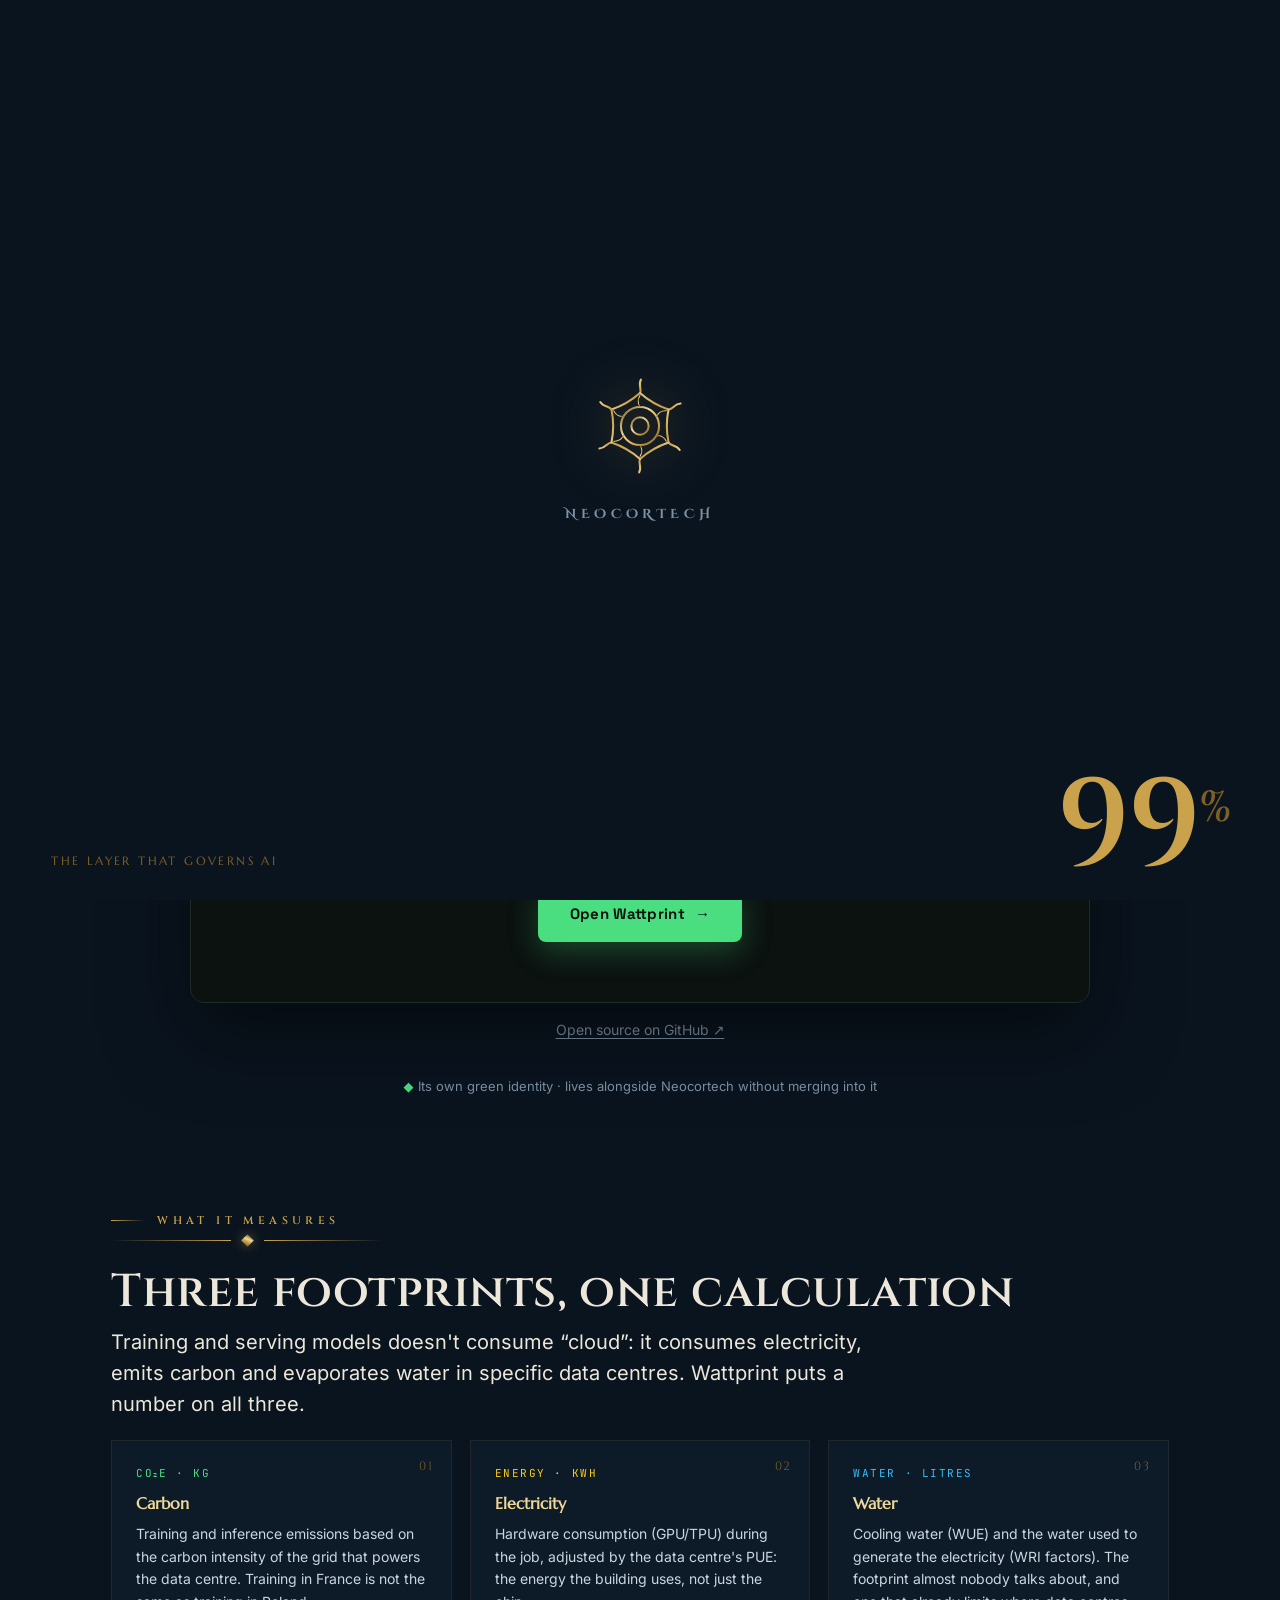
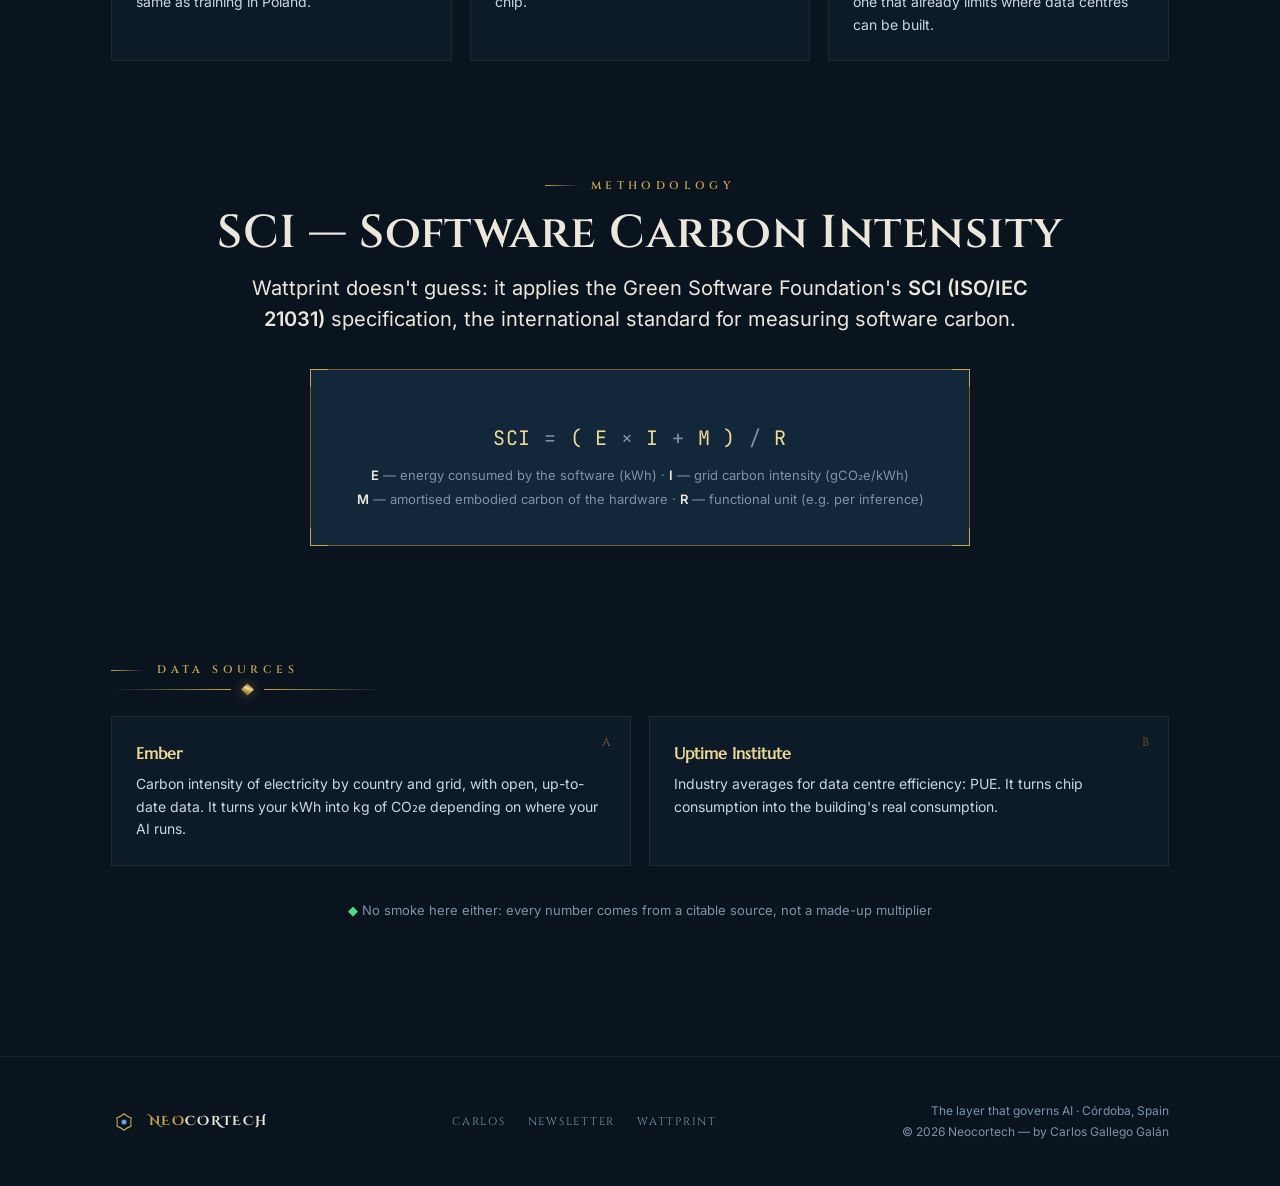
<file: wattprint.html>
<!DOCTYPE html>
<html lang="es">
<head>
<meta charset="UTF-8"/>
<meta name="viewport" content="width=device-width, initial-scale=1.0"/>
<title>Wattprint — La huella de tu IA en un minuto · Neocortech</title>
<meta name="description" content="Calcula cuánto carbono, energía y agua consume tu IA: entrenamientos e inferencias con metodología SCI (ISO/IEC 21031) y datos de Ember y Uptime Institute. Gratis y sin registro."/>
<meta name="theme-color" content="#0A141F"/>
<meta property="og:title" content="Wattprint — La huella de tu IA en un minuto · Neocortech"/>
<meta property="og:description" content="CO₂e, kWh y litros de tus entrenamientos e inferencias. Metodología SCI (ISO/IEC 21031). Gratis y sin registro."/>
<!-- meta:begin -->
<link rel="canonical" href="https://neocortech-kohl.vercel.app/wattprint"/>
<meta property="og:locale" content="es_ES"/>
<meta property="og:type" content="website"/>
<meta property="og:url" content="https://neocortech-kohl.vercel.app/wattprint"/>
<meta property="og:image" content="https://neocortech-kohl.vercel.app/assets/og-wattprint.jpg"/>
<meta property="og:image:width" content="1200"/>
<meta property="og:image:height" content="630"/>
<meta name="twitter:card" content="summary_large_image"/>
<meta name="twitter:image" content="https://neocortech-kohl.vercel.app/assets/og-wattprint.jpg"/>
<!-- meta:end -->
<link rel="icon" type="image/svg+xml" href="data:image/svg+xml,%3Csvg xmlns='http://www.w3.org/2000/svg' viewBox='0 0 120 120'%3E%3Cpath d='M60 22 Q74.5 34.9 92.9 41 Q89 60 92.9 79 Q74.5 85.1 60 98 Q45.5 85.1 27.1 79 Q31 60 27.1 41 Q45.5 34.9 60 22 Z' fill='none' stroke='%23C9A24B' stroke-width='8' stroke-linejoin='round'/%3E%3Ccircle cx='60' cy='60' r='14' fill='%235B8FC6'/%3E%3Ccircle cx='60' cy='60' r='7' fill='%237FB4E8'/%3E%3C/svg%3E"/>
<link rel="stylesheet" href="/assets/fonts/fonts.css"/>
<!-- Wattprint conserva su propia tipografía: vive dentro, pero no se funde con la marca -->
<script>document.documentElement.className='js';</script>
<script>(function(){var q=null;try{q=new URLSearchParams(location.search).get('lang');}catch(e){}
var l=(q==='en'||q==='es')?q:null;try{if(l)localStorage.setItem('nc_lang',l);else l=localStorage.getItem('nc_lang');}catch(e){}
if(l!=='en')l='es';window.NC_LANG=l;document.documentElement.lang=l;
window.NCT=function(es,en){return l==='en'?en:es;};})();</script>
<style>
:root{
  --night:#0A141F; --night2:#0D1B29; --slate:#13273B;
  --gold:#C9A24B; --gold-bright:#F0D896; --gold-deep:#7D5F26;
  --arcane:#5B8FC6; --arcane-glow:#7FB4E8;
  --bone:#ECE7DA; --muted:#7E92A6; --green:#4ADE80;
  --line:rgba(201,162,75,.24); --line-soft:rgba(201,162,75,.10);
  --f-epic:"Cinzel Decorative",serif; --f-display:"Cinzel",serif;
  --f-sub:"Marcellus",serif; --f-body:"Inter",system-ui,sans-serif;
  --metal:linear-gradient(160deg,var(--gold-deep) 0%,var(--gold-bright) 38%,var(--gold) 62%,var(--gold-deep) 100%);
  --w:1160px; --e:cubic-bezier(.19,1,.22,1); --e2:cubic-bezier(.76,0,.24,1);
}
*{box-sizing:border-box;margin:0;padding:0}
html{scroll-behavior:smooth;-webkit-text-size-adjust:100%;scrollbar-color:var(--slate) var(--night)}
::selection{background:var(--gold);color:var(--night)}
body{
  background:var(--night);color:var(--bone);font-family:var(--f-body);
  font-size:16px;line-height:1.62;-webkit-font-smoothing:antialiased;overflow-x:hidden;-webkit-tap-highlight-color:transparent;
  background-image:
    url("data:image/svg+xml,%3Csvg xmlns='http://www.w3.org/2000/svg' width='56' height='97'%3E%3Cpolygon points='28,2 54,17 54,47 28,62 2,47 2,17' fill='none' stroke='%23C9A24B' stroke-opacity='.045' stroke-width='1'/%3E%3Cpolygon points='28,66 54,81 54,111 28,126 2,111 2,81' fill='none' stroke='%23C9A24B' stroke-opacity='.045' stroke-width='1'/%3E%3C/svg%3E"),
    radial-gradient(1100px 640px at 50% -8%, #17324d 0%, transparent 62%),
    radial-gradient(760px 520px at 12% 40%, rgba(91,143,198,.06) 0%, transparent 60%),
    radial-gradient(900px 760px at 50% 120%, #0d2033 0%, transparent 60%);
  background-attachment:fixed;
}
a{color:var(--arcane-glow);text-decoration:none}
button{font:inherit;color:inherit;background:none;border:0;cursor:pointer}
:focus-visible{outline:2px solid var(--gold);outline-offset:3px;border-radius:4px}
img{display:block;max-width:100%}

/* ---- perimeter engraving frame ---- */
.frame{position:fixed;inset:11px;border:1px solid rgba(201,162,75,.30);pointer-events:none;z-index:80}
.frame::before{content:"";position:absolute;inset:5px;border:1px solid rgba(201,162,75,.11)}
.frame b{position:absolute;width:16px;height:16px;border:1.5px solid var(--gold)}
.frame b.tl{top:-1px;left:-1px;border-right:0;border-bottom:0}
.frame b.tr{top:-1px;right:-1px;border-left:0;border-bottom:0}
.frame b.bl{bottom:-1px;left:-1px;border-right:0;border-top:0}
.frame b.br{bottom:-1px;right:-1px;border-left:0;border-top:0}
@media(max-width:640px){.frame{inset:7px}}

#field{position:fixed;inset:0;z-index:0;pointer-events:none}
.vig{position:fixed;inset:0;z-index:1;pointer-events:none;box-shadow:inset 0 0 300px 44px rgba(0,0,0,.55)}

/* ---- custom cursor ---- */
#cur{position:fixed;z-index:200;top:0;left:0;width:9px;height:9px;border-radius:50%;
  background:var(--gold);pointer-events:none;transform:translate(-50%,-50%);
  mix-blend-mode:screen;will-change:transform;transition:width .3s var(--e),height .3s var(--e),background .3s,opacity .3s;opacity:0;
  box-shadow:0 0 12px rgba(201,162,75,.7)}
#cur.on{opacity:1}
#cur.big{width:58px;height:58px;background:rgba(201,162,75,.12);box-shadow:0 0 0 1px rgba(201,162,75,.4)}
@media(pointer:coarse){#cur{display:none}}

/* ---- loader (completo solo en primera visita) + cortina ---- */
#loader{position:fixed;inset:0;z-index:300;background:var(--night);display:none;align-items:center;justify-content:center;flex-direction:column}
.js #loader{display:flex}
#loader .lfox{width:104px;height:104px;filter:drop-shadow(0 0 26px rgba(201,162,75,.5))}
#loader .lword{margin-top:26px;font-family:var(--f-epic);font-weight:700;letter-spacing:.34em;font-size:13px;color:var(--muted);text-transform:uppercase}
#loader .lnum{position:absolute;right:max(28px,4vw);bottom:26px;font-family:var(--f-display);font-weight:600;
  font-size:clamp(48px,10vw,120px);line-height:.8;color:var(--gold);letter-spacing:-.02em}
#loader .lnum .pc{color:var(--gold-deep);font-size:.36em;vertical-align:super;margin-left:2px}
#loader .ltag{position:absolute;left:max(28px,4vw);bottom:30px;font-family:var(--f-sub);font-size:12px;letter-spacing:.2em;color:var(--gold-deep);text-transform:uppercase}
.curtain{position:fixed;inset:0;z-index:290;pointer-events:none;display:none}
.js .curtain{display:flex}
.curtain i{flex:1;background:var(--night);border-right:1px solid rgba(201,162,75,.05)}

#prog{position:fixed;top:0;left:0;height:2px;width:100%;background:var(--metal);z-index:120;transform:scaleX(0);transform-origin:left}

/* ---- top nav (header compartido) ---- */
header.nav{position:fixed;top:0;left:0;right:0;z-index:110;transition:transform .5s var(--e)}
header.nav.hide{transform:translateY(-112%)}
.nav-in{max-width:var(--w);margin:0 auto;padding:16px max(22px,4vw);display:flex;align-items:center;justify-content:space-between;gap:16px}
.nav::before{content:"";position:absolute;inset:0;background:linear-gradient(rgba(10,20,31,.82),transparent);
  backdrop-filter:blur(9px);-webkit-backdrop-filter:blur(9px);-webkit-mask:linear-gradient(#000,transparent);mask:linear-gradient(#000,transparent);z-index:-1}
.brand{display:flex;align-items:center;gap:12px}
.brand .m{width:34px;height:34px;filter:drop-shadow(0 1px 8px rgba(201,162,75,.5));flex:none}
.brand .wm{font-family:var(--f-epic);font-weight:700;font-size:16px;letter-spacing:.10em;color:var(--bone);line-height:1}
.brand .wm .neo{background:var(--metal);-webkit-background-clip:text;background-clip:text;color:transparent}
.brand .sub{font-family:var(--f-sub);font-size:10px;letter-spacing:.24em;color:var(--gold-deep);text-transform:uppercase;margin-top:3px}
.switch{display:flex;align-items:center;gap:4px;padding:5px;border:1px solid var(--line-soft);border-radius:40px;background:rgba(19,39,59,.5)}
.switch a{padding:8px 18px;border-radius:40px;font-family:var(--f-sub);font-size:13px;letter-spacing:.03em;color:var(--muted);transition:color .3s,background .3s;white-space:nowrap}
.switch a .dot{display:inline-block;width:5px;height:5px;border-radius:50%;background:currentColor;margin-right:7px;vertical-align:middle;opacity:.55}
.switch a:hover{color:var(--bone)}
.switch a.on{color:var(--night);background:var(--metal);box-shadow:0 4px 18px rgba(201,162,75,.28)}
.switch a.on .dot{opacity:1;background:var(--night)}
.switch a.wp{color:var(--green)}
.switch a.wp.on{color:var(--night)}
@media(max-width:860px){.nav-in{flex-wrap:wrap}.switch{order:3;width:100%;justify-content:space-between}.switch a{flex:1;text-align:center;padding:9px 6px;font-size:12px}.switch a .dot{display:none}}

/* ---- layout ---- */
main{position:relative;z-index:2}
.wrap{max-width:var(--w);margin:0 auto;padding:0 max(22px,4vw);position:relative}
section{padding:clamp(64px,9vw,120px) 0}
.eyebrow{font-family:var(--f-display);font-size:11px;letter-spacing:.4em;text-transform:uppercase;color:var(--gold);font-weight:600;display:flex;align-items:center;gap:12px}
.eyebrow::before{content:"";width:34px;height:1px;background:linear-gradient(90deg,var(--gold),transparent)}
h1,h2,h3{font-family:var(--f-display);font-weight:600;line-height:1.1}
h1,h2{text-wrap:balance}
h2{font-size:clamp(28px,4.4vw,46px);letter-spacing:.01em}
h3{font-family:var(--f-sub);font-size:22px;letter-spacing:.02em}
p{color:#cdd6df}
.lead{font-size:clamp(17px,2vw,20px);color:var(--bone);max-width:60ch;line-height:1.55}
strong{color:var(--bone);font-weight:600}
.gold{background:var(--metal);-webkit-background-clip:text;background-clip:text;color:transparent}

.rune{display:flex;align-items:center;gap:12px;margin:6px 0 22px}
.rune .l{height:1px;width:120px;background:linear-gradient(90deg,transparent,var(--gold))}
.rune .l.r{background:linear-gradient(90deg,var(--gold),transparent)}
.rune .d{width:9px;height:9px;background:var(--metal);transform:rotate(45deg);box-shadow:0 0 12px rgba(201,162,75,.5)}

/* reveal */
.rvx{opacity:0;transform:translateY(28px);transition:opacity .9s var(--e),transform .9s var(--e)}
.rvx.in{opacity:1;transform:none}

/* feats (qué mide · fuentes) */
.feat-grid{display:grid;grid-template-columns:repeat(3,1fr);gap:18px;margin-top:20px}
@media(max-width:760px){.feat-grid{grid-template-columns:1fr}}
.feat-grid.two{grid-template-columns:repeat(2,1fr)}
@media(max-width:640px){.feat-grid.two{grid-template-columns:1fr}}
.feat{padding:24px;border:1px solid var(--line-soft);background:rgba(19,39,59,.4);position:relative}
.feat h4{font-family:var(--f-sub);font-size:16px;color:var(--gold-bright);margin-bottom:6px}
.feat p{font-size:14px}
.feat .n{position:absolute;top:16px;right:18px;font-family:var(--f-display);font-size:12px;color:var(--gold-deep);letter-spacing:.1em}
.feat .wpk{font-family:"JetBrains Mono",ui-monospace,monospace;font-size:11px;letter-spacing:.14em;text-transform:uppercase;margin-bottom:8px;display:block}
.feat .wpk.c{color:#4ADE80}.feat .wpk.e{color:#FACC15}.feat .wpk.w{color:#38BDF8}

/* panels */
.panel{background:var(--slate);border:1px solid var(--gold-deep);position:relative}
.corner{position:absolute;width:18px;height:18px;border:1.5px solid var(--gold)}
.c-tl{top:-1px;left:-1px;border-right:0;border-bottom:0}.c-tr{top:-1px;right:-1px;border-left:0;border-bottom:0}
.c-bl{bottom:-1px;left:-1px;border-right:0;border-top:0}.c-br{bottom:-1px;right:-1px;border-left:0;border-top:0}

/* fórmula SCI */
.sci{max-width:660px;margin:34px auto 0;padding:34px 38px;text-align:center}
.sci .formula{font-family:"JetBrains Mono",ui-monospace,monospace;font-size:clamp(15px,2.4vw,20px);color:var(--gold-bright);letter-spacing:.04em;margin:18px 0 10px}
.sci .formula .op{color:var(--muted)}
.sci .legend{font-size:13px;color:var(--muted);line-height:1.8}
.sci .legend b{color:var(--bone);font-weight:600}

/* ---- Wattprint · tarjeta verde (piel propia, intacta) ---- */
.wpview-top{padding-top:132px;text-align:center}
.wpcard{position:relative;max-width:900px;margin:34px auto 0;padding:0;border-radius:14px;overflow:hidden;
  background:#0B1210;border:1px solid #1E2B26;box-shadow:0 30px 80px rgba(0,0,0,.5)}
.wpcard .top{padding:12px 20px;display:flex;align-items:center;gap:10px;border-bottom:1px solid #1E2B26;font-family:"JetBrains Mono",ui-monospace,monospace;font-size:11px;color:#8BA69B;letter-spacing:.08em}
.wpcard .top .b{width:8px;height:8px;border-radius:50%;background:#4ADE80;box-shadow:0 0 10px #4ADE80}
.wpcard .body{padding:clamp(34px,5vw,60px);text-align:center}
.wpcard .glyph{width:66px;height:66px;margin:0 auto 22px}
.wpcard .kick{font-family:"JetBrains Mono",ui-monospace,monospace;font-size:11px;letter-spacing:.24em;color:#4ADE80;text-transform:uppercase}
.wpcard h2{font-family:"Space Grotesk","Marcellus",sans-serif;color:#E8F0EC;font-size:clamp(24px,3.6vw,38px);margin:14px auto;max-width:16ch;line-height:1.15;letter-spacing:0}
.wpcard p{color:#8BA69B;max-width:52ch;margin:0 auto;font-size:16px}
.wpmetrics{display:flex;gap:14px;justify-content:center;flex-wrap:wrap;margin:30px 0 8px}
.wpm{padding:12px 20px;border:1px solid #1E2B26;border-radius:10px;font-family:"JetBrains Mono",ui-monospace,monospace;font-size:13px}
.wpm.c{color:#4ADE80}.wpm.e{color:#FACC15}.wpm.w{color:#38BDF8}
.wpbtn{display:inline-flex;align-items:center;gap:10px;margin-top:28px;padding:16px 32px;border-radius:8px;
  background:#4ADE80;color:#07120C;font-family:"Space Grotesk",sans-serif;font-weight:700;font-size:15px;letter-spacing:.02em;
  box-shadow:0 10px 30px rgba(74,222,128,.25);transition:transform .3s var(--e),box-shadow .3s var(--e)}
.wpbtn:hover{transform:translateY(-2px);box-shadow:0 16px 40px rgba(74,222,128,.35)}
.wpnote{margin-top:34px;text-align:center;font-size:13px;color:var(--muted);font-family:var(--f-body)}
.wpnote .dot{color:var(--green)}

/* footer */
footer{border-top:1px solid var(--line-soft);margin-top:20px;position:relative;z-index:2}
.foot-in{max-width:var(--w);margin:0 auto;padding:44px max(22px,4vw);display:flex;justify-content:space-between;align-items:center;gap:20px;flex-wrap:wrap}
.foot-in .fm{display:flex;align-items:center;gap:12px}
.foot-in .fm svg{width:26px;height:26px}
.foot-in .fm span{font-family:var(--f-epic);font-weight:700;letter-spacing:.1em;font-size:13px;color:var(--bone)}
.foot-in .meta{font-size:12px;color:var(--muted);text-align:right;line-height:1.7}
.tolinks{display:flex;gap:22px;font-family:var(--f-display);font-size:11px;letter-spacing:.16em;text-transform:uppercase;flex-wrap:wrap}
.tolinks a{color:var(--muted);transition:color .3s}
.tolinks a:hover{color:var(--gold)}

@media (prefers-reduced-motion: reduce){
  *{animation:none!important;transition:none!important}
  .rvx{opacity:1;transform:none}
  #loader,.curtain{display:none!important}
}

/* selector de idioma */
.lang{display:flex;align-items:center;gap:2px;padding:3px;border:1px solid rgba(201,162,75,.18);border-radius:40px;background:rgba(19,39,59,.5)}
.lang button{font-family:var(--ui,Inter,system-ui,sans-serif);font-size:11px;font-weight:600;letter-spacing:.14em;color:var(--muted);background:none;border:0;padding:6px 10px;border-radius:40px;cursor:pointer;transition:color .2s,background .2s}
.lang button:hover{color:var(--bone)}
.lang button[aria-pressed="true"]{background:var(--metal);color:var(--night)}
.lang button:focus-visible{outline:2px solid var(--gold-bright);outline-offset:2px}

.nav-in{gap:16px}
@media(max-width:640px){.nav-in .lang{order:2}}
.wpcode{margin-top:16px;text-align:center;font-size:14px;font-family:var(--f-body)}.wpcode a{color:var(--muted);text-decoration:underline;text-underline-offset:3px}.wpcode a:hover{color:var(--green)}
</style>
</head>
<body>

<div class="frame"><b class="tl"></b><b class="tr"></b><b class="bl"></b><b class="br"></b></div>
<canvas id="field"></canvas>
<div class="vig"></div>
<div id="cur"></div>
<div id="prog"></div>

<!-- ============ LOADER ============ -->
<div id="loader" aria-hidden="true">
  <svg class="lfox" viewBox="0 0 120 120" aria-hidden="true">
    <defs>
      <linearGradient id="lg" x1="0" y1="0" x2="1" y2="1">
        <stop offset="0" stop-color="#7D5F26"/><stop offset=".4" stop-color="#F0D896"/><stop offset=".7" stop-color="#C9A24B"/><stop offset="1" stop-color="#7D5F26"/>
      </linearGradient>
    </defs>
    <g fill="none" stroke="url(#lg)" stroke-width="2.4" stroke-linejoin="round" stroke-linecap="round" class="lstroke">
      <path d="M27.1 41 Q45.5 34.9 60 22 C62.5 17.5 57.5 13 61 6.5"/>
      <path d="M27.1 41 Q45.5 34.9 60 22 C62.5 17.5 57.5 13 61 6.5" transform="rotate(60 60 60)"/>
      <path d="M27.1 41 Q45.5 34.9 60 22 C62.5 17.5 57.5 13 61 6.5" transform="rotate(120 60 60)"/>
      <path d="M27.1 41 Q45.5 34.9 60 22 C62.5 17.5 57.5 13 61 6.5" transform="rotate(180 60 60)"/>
      <path d="M27.1 41 Q45.5 34.9 60 22 C62.5 17.5 57.5 13 61 6.5" transform="rotate(240 60 60)"/>
      <path d="M27.1 41 Q45.5 34.9 60 22 C62.5 17.5 57.5 13 61 6.5" transform="rotate(300 60 60)"/>
      <circle cx="60" cy="60" r="22"/>
      <circle cx="60" cy="60" r="10"/>
      <path d="M60 25 Q55.5 31.5 60 37.5" stroke-width="1.2"/>
      <path d="M60 25 Q55.5 31.5 60 37.5" stroke-width="1.2" transform="rotate(60 60 60)"/>
      <path d="M60 25 Q55.5 31.5 60 37.5" stroke-width="1.2" transform="rotate(120 60 60)"/>
      <path d="M60 25 Q55.5 31.5 60 37.5" stroke-width="1.2" transform="rotate(180 60 60)"/>
      <path d="M60 25 Q55.5 31.5 60 37.5" stroke-width="1.2" transform="rotate(240 60 60)"/>
      <path d="M60 25 Q55.5 31.5 60 37.5" stroke-width="1.2" transform="rotate(300 60 60)"/>
    </g>
  </svg>
  <div class="lword">Neocortech</div>
  <div class="ltag" data-i18n="ltag">La capa que gobierna la IA</div>
  <div class="lnum"><span id="lnum">0</span><span class="pc">%</span></div>
</div>
<div class="curtain" aria-hidden="true"><i></i><i></i><i></i><i></i><i></i></div>

<!-- ============ NAV (header compartido) ============ -->
<header class="nav" id="nav">
  <div class="nav-in">
    <a class="brand" href="/" data-c>
      <svg class="m" viewBox="0 0 120 120" aria-label="Neocortech">
        <defs><linearGradient id="bm" x1="0" y1="0" x2="1" y2="1">
          <stop offset="0" stop-color="#7D5F26"/><stop offset=".4" stop-color="#F0D896"/><stop offset=".7" stop-color="#C9A24B"/><stop offset="1" stop-color="#7D5F26"/></linearGradient>
          <radialGradient id="bmc" cx=".5" cy=".42" r=".65">
          <stop offset="0" stop-color="#EAF4FF"/><stop offset=".45" stop-color="#7FB4E8"/><stop offset="1" stop-color="#2E5E96"/></radialGradient></defs>
        <circle cx="60" cy="60" r="18" fill="#5B8FC6" opacity=".24"/>
        <circle cx="60" cy="60" r="18.5" fill="none" stroke="url(#bm)" stroke-width=".8" opacity=".35"/>
        <circle cx="60" cy="60" r="22" fill="none" stroke="url(#bm)" stroke-width="1.4" stroke-dasharray="2.5 5"/>
        <circle cx="60" cy="60" r="10" fill="url(#bmc)"/>
        <g fill="none" stroke="url(#bm)" stroke-width="1.2" opacity=".55">
          <path d="M60 25 Q55.5 31.5 60 37.5"/>
          <path d="M60 25 Q55.5 31.5 60 37.5" transform="rotate(60 60 60)"/>
          <path d="M60 25 Q55.5 31.5 60 37.5" transform="rotate(120 60 60)"/>
          <path d="M60 25 Q55.5 31.5 60 37.5" transform="rotate(180 60 60)"/>
          <path d="M60 25 Q55.5 31.5 60 37.5" transform="rotate(240 60 60)"/>
          <path d="M60 25 Q55.5 31.5 60 37.5" transform="rotate(300 60 60)"/>
        </g>
        <g fill="none" stroke="url(#bm)" stroke-width="3.6" stroke-linecap="round" stroke-linejoin="round">
          <path d="M27.1 41 Q45.5 34.9 60 22 C62.5 17.5 57.5 13 61 6.5"/>
          <path d="M27.1 41 Q45.5 34.9 60 22 C62.5 17.5 57.5 13 61 6.5" transform="rotate(60 60 60)"/>
          <path d="M27.1 41 Q45.5 34.9 60 22 C62.5 17.5 57.5 13 61 6.5" transform="rotate(120 60 60)"/>
          <path d="M27.1 41 Q45.5 34.9 60 22 C62.5 17.5 57.5 13 61 6.5" transform="rotate(180 60 60)"/>
          <path d="M27.1 41 Q45.5 34.9 60 22 C62.5 17.5 57.5 13 61 6.5" transform="rotate(240 60 60)"/>
          <path d="M27.1 41 Q45.5 34.9 60 22 C62.5 17.5 57.5 13 61 6.5" transform="rotate(300 60 60)"/>
        </g>
        <circle cx="60" cy="22" r="3" fill="#F0D896"/><circle cx="92.9" cy="41" r="3" fill="#C9A24B"/><circle cx="92.9" cy="79" r="3" fill="#F0D896"/><circle cx="60" cy="98" r="3" fill="#C9A24B"/><circle cx="27.1" cy="79" r="3" fill="#F0D896"/><circle cx="27.1" cy="41" r="3" fill="#C9A24B"/>
      </svg>
      <div>
        <div class="wm"><span class="neo">NEO</span>CORTECH</div>
        <div class="sub" data-i18n="brand_sub">Gobernanza de IA</div>
      </div>
    </a>
    <nav class="switch" aria-label="Páginas del ecosistema" data-i18n-attr="aria-label:a_nav">
      <a href="/" data-c><span class="dot"></span>Carlos</a>
      <a href="/newsletter" data-c><span class="dot"></span>Newsletter</a>
      <a class="wp on" href="/wattprint" aria-current="page" data-c><span class="dot"></span>Wattprint</a>
    </nav>
    <div class="lang " role="group" aria-label="Idioma" data-i18n-attr="aria-label:a_lang"><button type="button" data-lang="es" aria-pressed="true">ES</button><button type="button" data-lang="en" aria-pressed="false">EN</button></div>
  </div>
</header>

<main>
<!-- ============ INTRO + TARJETA VERDE ============ -->
<section class="wpview-top" style="padding-bottom:0">
  <div class="wrap">
    <div class="eyebrow rvx" style="justify-content:center" data-i18n="wp_eb">Herramienta · Sostenibilidad</div>
    <h2 class="rvx gold" style="margin:14px 0 8px" data-i18n="wp_h">Un mundo aparte, con su propia piel</h2>
    <p class="lead rvx" style="margin:0 auto;text-align:center" data-i18n="wp_lead">Wattprint tiene identidad propia y vive fuera de la marca. Pero se abre desde aquí, con un botón.</p>

    <div class="wpcard rvx">
      <div class="top" data-i18n="wp_top"><span class="b"></span>wattprint-kappa.vercel.app · sin registro · ES/EN · datos Ember, Uptime Institute y WRI</div>
      <div class="body">
        <svg class="glyph" viewBox="0 0 32 32" aria-hidden="true"><rect width="32" height="32" rx="7" fill="#0F1B16"/><path d="M17.5 4 8 18h6l-1.5 10L22 13h-6l1.5-9z" fill="#4ADE80"/></svg>
        <div class="kick">Wattprint · v1</div>
        <h2 data-i18n="wp_card_h">¿Cuánto carbono, energía y agua consume tu IA?</h2>
        <p data-i18n="wp_card_p">Calcula la huella de tus entrenamientos e inferencias, también por petición, y descarga el informe en PDF o CSV. Metodología SCI (ISO/IEC 21031). Gratis y sin registro.</p>
        <div class="wpmetrics">
          <div class="wpm c">CO₂e · kg</div>
          <div class="wpm e" data-i18n="wp_m_e">Energía · kWh</div>
          <div class="wpm w" data-i18n="wp_m_w">Agua · litros</div>
        </div>
        <a class="wpbtn" href="https://wattprint-kappa.vercel.app/" data-c data-i18n="wp_btn">Abrir Wattprint <span>→</span></a>
      </div>
    </div>
    <p class="wpcode"><a href="https://github.com/KairlosGG/wattprint" target="_blank" rel="noopener" data-c data-i18n="wp_code">Código abierto en GitHub ↗</a></p>
    <p class="wpnote" data-i18n="wp_note"><span class="dot">◆</span> Identidad verde propia · convive con Neocortech sin fundirse con ella</p>
  </div>
</section>

<!-- ============ QUÉ MIDE ============ -->
<section>
  <div class="wrap">
    <div class="eyebrow rvx" data-i18n="wp_what">Qué mide</div>
    <div class="rune rvx"><span class="l"></span><span class="d"></span><span class="l r"></span></div>
    <h2 class="rvx" style="margin-bottom:10px" data-i18n="wp_three">Tres huellas, un cálculo</h2>
    <p class="lead rvx" data-i18n="wp_three_p">Entrenar y servir modelos no consume "nube": consume electricidad, emite carbono y evapora agua en centros de datos concretos. Wattprint pone número a las tres cosas.</p>
    <div class="feat-grid">
      <div class="feat rvx" data-i18n="wp_f1"><span class="n">01</span><span class="wpk c">CO₂e · kg</span><h4>Carbono</h4><p>Emisiones de entrenamiento e inferencia según la intensidad de carbono de la red eléctrica que alimenta el centro de datos. No es igual entrenar en Francia que en Polonia.</p></div>
      <div class="feat rvx" data-i18n="wp_f2"><span class="n">02</span><span class="wpk e">Energía · kWh</span><h4>Electricidad</h4><p>Consumo del hardware (GPU/TPU) durante el trabajo, corregido por el PUE del centro de datos: la energía que gasta el edificio, no solo el chip.</p></div>
      <div class="feat rvx" data-i18n="wp_f3"><span class="n">03</span><span class="wpk w">Agua · litros</span><h4>Agua</h4><p>El agua de refrigeración (WUE) y la que se gasta al generar la electricidad (factores del WRI). La huella de la que casi nadie habla y que ya condiciona dónde se pueden construir centros de datos.</p></div>
    </div>
  </div>
</section>

<!-- ============ METODOLOGÍA SCI ============ -->
<section style="padding-top:0">
  <div class="wrap" style="text-align:center">
    <div class="eyebrow rvx" style="justify-content:center" data-i18n="wp_meth">Metodología</div>
    <h2 class="rvx" style="margin-top:14px">SCI — Software Carbon Intensity</h2>
    <p class="lead rvx" style="margin:14px auto 0;text-align:center" data-i18n="wp_meth_p">Wattprint no estima a ojo: aplica la especificación <strong>SCI (ISO/IEC 21031)</strong> de la Green Software Foundation, el estándar internacional para medir el carbono del software.</p>
    <div class="sci panel rvx">
      <span class="corner c-tl"></span><span class="corner c-tr"></span><span class="corner c-bl"></span><span class="corner c-br"></span>
      <div class="formula">SCI <span class="op">=</span> ( E <span class="op">×</span> I <span class="op">+</span> M ) <span class="op">/</span> R</div>
      <div class="legend" data-i18n="wp_legend">
        <b>E</b> — energía consumida por el software (kWh) · <b>I</b> — intensidad de carbono de la red (gCO₂e/kWh)<br>
        <b>M</b> — carbono embebido del hardware amortizado · <b>R</b> — unidad funcional (p. ej., por inferencia)
      </div>
    </div>
  </div>
</section>

<!-- ============ FUENTES ============ -->
<section style="padding-top:0">
  <div class="wrap">
    <div class="eyebrow rvx" data-i18n="wp_src">Fuentes de datos</div>
    <div class="rune rvx"><span class="l"></span><span class="d"></span><span class="l r"></span></div>
    <div class="feat-grid two">
      <div class="feat rvx" data-i18n="wp_a"><span class="n">A</span><h4>Ember</h4><p>Intensidad de carbono de la electricidad por país y por red, con datos abiertos y actualizados. Es lo que convierte tus kWh en kg de CO₂e según dónde corre tu IA.</p></div>
      <div class="feat rvx" data-i18n="wp_b"><span class="n">B</span><h4>Uptime Institute</h4><p>Medias de eficiencia de la industria de centros de datos: el PUE. Es lo que convierte el consumo del chip en el consumo real del edificio.</p></div>
    </div>
    <p class="wpnote rvx" data-i18n="wp_note2"><span class="dot">◆</span> Sin humo también aquí: cada número sale de una fuente citable, no de un multiplicador inventado</p>
  </div>
</section>
</main>

<footer>
  <div class="foot-in">
    <div class="fm">
      <svg viewBox="0 0 120 120" aria-hidden="true">
        <path d="M60 22 Q74.5 34.9 92.9 41 Q89 60 92.9 79 Q74.5 85.1 60 98 Q45.5 85.1 27.1 79 Q31 60 27.1 41 Q45.5 34.9 60 22 Z" fill="none" stroke="#C9A24B" stroke-width="5" stroke-linejoin="round"/>
        <circle cx="60" cy="60" r="12" fill="#5B8FC6"/><circle cx="60" cy="60" r="6" fill="#7FB4E8"/>
      </svg>
      <span><span style="color:var(--gold)">NEO</span>CORTECH</span>
    </div>
    <div class="tolinks">
      <a href="/" data-c>Carlos</a>
      <a href="/newsletter" data-c>Newsletter</a>
      <a href="/wattprint" data-c>Wattprint</a>
    </div>
    <div class="meta" data-i18n="foot_meta">La capa que gobierna la IA · Córdoba, ES<br>© <span id="yr"></span> Neocortech — por Carlos Gallego Galán</div>
  </div>
</footer>

<script src="/assets/js/gsap-3.15.0.min.js"></script>
<script>window.NC_EN={"a_nav": "Ecosystem pages", "a_lang": "Language", "brand_sub": "AI governance", "ltag": "The layer that governs AI", "foot_meta": "The layer that governs AI · Córdoba, Spain<br>© <span id=\"yr\"></span> Neocortech — by Carlos Gallego Galán", "wp_eb": "Tool · Sustainability", "wp_h": "A world apart, with its own skin", "wp_lead": "Wattprint has its own identity and lives outside the brand. But it opens from here, with one button.", "wp_top": "<span class=\"b\"></span>wattprint-kappa.vercel.app · no sign-up · ES/EN · Ember, Uptime Institute and WRI data", "wp_card_h": "How much carbon, energy and water does your AI use?", "wp_card_p": "Calculate the footprint of your training and inference runs, per request too, and download the report as PDF or CSV. SCI methodology (ISO/IEC 21031). Free, no sign-up.", "wp_m_e": "Energy · kWh", "wp_m_w": "Water · litres", "wp_btn": "Open Wattprint <span>→</span>", "wp_note": "<span class=\"dot\">◆</span> Its own green identity · lives alongside Neocortech without merging into it", "wp_what": "What it measures", "wp_three": "Three footprints, one calculation", "wp_three_p": "Training and serving models doesn't consume “cloud”: it consumes electricity, emits carbon and evaporates water in specific data centres. Wattprint puts a number on all three.", "wp_f1": "<span class=\"n\">01</span><span class=\"wpk c\">CO₂e · kg</span><h4>Carbon</h4><p>Training and inference emissions based on the carbon intensity of the grid that powers the data centre. Training in France is not the same as training in Poland.</p>", "wp_f2": "<span class=\"n\">02</span><span class=\"wpk e\">Energy · kWh</span><h4>Electricity</h4><p>Hardware consumption (GPU/TPU) during the job, adjusted by the data centre's PUE: the energy the building uses, not just the chip.</p>", "wp_f3": "<span class=\"n\">03</span><span class=\"wpk w\">Water · litres</span><h4>Water</h4><p>Cooling water (WUE) and the water used to generate the electricity (WRI factors). The footprint almost nobody talks about, and one that already limits where data centres can be built.</p>", "wp_meth": "Methodology", "wp_meth_p": "Wattprint doesn't guess: it applies the Green Software Foundation's <strong>SCI (ISO/IEC 21031)</strong> specification, the international standard for measuring software carbon.", "wp_legend": "<b>E</b> — energy consumed by the software (kWh) · <b>I</b> — grid carbon intensity (gCO₂e/kWh)<br><b>M</b> — amortised embodied carbon of the hardware · <b>R</b> — functional unit (e.g. per inference)", "wp_src": "Data sources", "wp_a": "<span class=\"n\">A</span><h4>Ember</h4><p>Carbon intensity of electricity by country and grid, with open, up-to-date data. It turns your kWh into kg of CO₂e depending on where your AI runs.</p>", "wp_b": "<span class=\"n\">B</span><h4>Uptime Institute</h4><p>Industry averages for data centre efficiency: PUE. It turns chip consumption into the building's real consumption.</p>", "wp_note2": "<span class=\"dot\">◆</span> No smoke here either: every number comes from a citable source, not a made-up multiplier", "wp_code": "Open source on GitHub ↗", "_title": "Wattprint — Your AI's footprint in a minute · Neocortech", "_desc": "Calculate how much carbon, energy and water your AI uses: training and inference with the SCI methodology (ISO/IEC 21031) and data from Ember and Uptime Institute."};</script>
<script>(function(){
var D=window.NC_EN||{};
if(window.NC_LANG==='en'){
  document.querySelectorAll('[data-i18n]').forEach(function(el){var k=el.getAttribute('data-i18n');if(D[k]!=null)el.innerHTML=D[k];});
  document.querySelectorAll('[data-i18n-attr]').forEach(function(el){el.getAttribute('data-i18n-attr').split(';').forEach(function(p){var kv=p.split(':');if(D[kv[1]]!=null)el.setAttribute(kv[0],D[kv[1]]);});});
  if(D._title)document.title=D._title;
  var m=document.querySelector('meta[name="description"]');if(m&&D._desc)m.setAttribute('content',D._desc);
}
/* fase 4: el portfolio en inglés vive en /en */
if(window.NC_LANG==='en')document.querySelectorAll('a[href="/"],a[href^="/#"]').forEach(function(a){a.setAttribute('href','/en'+a.getAttribute('href').slice(1));});
document.querySelectorAll('.lang [data-lang]').forEach(function(b){
  b.setAttribute('aria-pressed',String(b.getAttribute('data-lang')===window.NC_LANG));
  b.addEventListener('click',function(){
    var t=b.getAttribute('data-lang');if(t===window.NC_LANG)return;
    try{localStorage.setItem('nc_lang',t);}catch(e){}
    /* fase 2: conservar la sección que se está leyendo */
    var cur=[].slice.call(document.querySelectorAll('main section[id],section[id],footer[id]')).filter(function(x){return x.getBoundingClientRect().top<innerHeight*.4;}).pop();
    var url=location.pathname+'?lang='+t+(cur&&scrollY>40?'#'+cur.id:'');
    var ps=document.querySelectorAll('.curtain i');
    var rm=window.matchMedia&&matchMedia('(prefers-reduced-motion: reduce)').matches;
    if(window.gsap&&ps.length&&!rm){gsap.set(ps,{yPercent:100});gsap.to(ps,{yPercent:0,duration:.42,ease:'expo.in',stagger:.02,onComplete:function(){location.href=url;}});}
    else location.href=url;
  });
});
})();</script>
<script>
(function(){
"use strict";
var RM=matchMedia('(prefers-reduced-motion: reduce)').matches;
var FINE=matchMedia('(pointer:fine)').matches;
var hasGSAP=!!window.gsap;
document.getElementById('yr').textContent=new Date().getFullYear();

/* ---------- particle field (gold + arcane embers rising) ---------- */
(function(){var c=document.getElementById('field');if(!c)return;var x=c.getContext('2d'),W,H,DPR,parts=[],mouse={x:-999,y:-999};
function size(){DPR=Math.min(devicePixelRatio||1,1.5);W=c.width=innerWidth*DPR;H=c.height=innerHeight*DPR;c.style.width=innerWidth+'px';c.style.height=innerHeight+'px';}
size();addEventListener('resize',size);
function sprite(c0,c1,c2){var s=document.createElement('canvas');s.width=s.height=64;var g2=s.getContext('2d');var g=g2.createRadialGradient(32,32,0,32,32,32);g.addColorStop(0,c0);g.addColorStop(.5,c1);g.addColorStop(1,c2);g2.fillStyle=g;g2.fillRect(0,0,64,64);return s;}
var SPR_G=sprite('rgba(240,216,150,1)','rgba(201,162,75,.5)','rgba(125,95,38,0)');
var SPR_S=sprite('rgba(127,180,232,1)','rgba(91,143,198,.5)','rgba(91,143,198,0)');
var N=RM?0:Math.min(84,Math.floor(innerWidth/17));
for(var i=0;i<N;i++)parts.push({x:Math.random()*W,y:Math.random()*H,r:(Math.random()*1.5+.5)*DPR,vx:(Math.random()-.5)*.10*DPR,vy:(-Math.random()*.30-.05)*DPR,a:Math.random()*.5+.15,ph:Math.random()*6.28,sp:Math.random()*.02+.005,arc:Math.random()<.28});
if(FINE)addEventListener('pointermove',function(e){mouse.x=e.clientX*DPR;mouse.y=e.clientY*DPR;},{passive:true});
var sv=0,ls=0;addEventListener('scroll',function(){sv=Math.min(Math.abs(scrollY-ls),60);ls=scrollY;},{passive:true});
function f(){x.clearRect(0,0,W,H);x.globalCompositeOperation='lighter';
for(var i=0;i<parts.length;i++){var p=parts[i];p.ph+=p.sp;p.x+=p.vx+Math.sin(p.ph)*.16*DPR;p.y+=p.vy-(sv*.004*DPR);
var dx=p.x-mouse.x,dy=p.y-mouse.y,d2=dx*dx+dy*dy,rad=120*DPR;if(d2<rad*rad){var d=Math.sqrt(d2)||1,fo=(1-d/rad)*1.3;p.x+=dx/d*fo;p.y+=dy/d*fo;}
if(p.y<-10){p.y=H+10;p.x=Math.random()*W;}if(p.x<-10)p.x=W+10;if(p.x>W+10)p.x=-10;
var tw=p.a*(.6+.4*Math.sin(p.ph*2));var R4=p.r*4;
x.globalAlpha=tw<0?0:tw>1?1:tw;x.drawImage(p.arc?SPR_S:SPR_G,p.x-R4,p.y-R4,R4*2,R4*2);}
x.globalAlpha=1;sv*=.9;x.globalCompositeOperation='source-over';requestAnimationFrame(f);}
if(!RM)f();})();

/* ---------- custom cursor ---------- */
if(FINE&&!RM){var cur=document.getElementById('cur'),cx=innerWidth/2,cy=innerHeight/2,tx=cx,ty=cy;
addEventListener('pointermove',function(e){tx=e.clientX;ty=e.clientY;cur.classList.add('on');},{passive:true});
(function l(){cx+=(tx-cx)*.2;cy+=(ty-cy)*.2;cur.style.transform='translate('+cx+'px,'+cy+'px) translate(-50%,-50%)';requestAnimationFrame(l);})();
document.querySelectorAll('[data-c]').forEach(function(el){
  el.addEventListener('pointerenter',function(){cur.classList.add('big');});
  el.addEventListener('pointerleave',function(){cur.classList.remove('big');});});}

/* ---------- reveal on scroll ---------- */
var io=null;
if('IntersectionObserver' in window && !RM){
  io=new IntersectionObserver(function(entries){
    entries.forEach(function(en){if(en.isIntersecting){en.target.classList.add('in');io.unobserve(en.target);}});
  },{threshold:.12,rootMargin:'0px 0px -8% 0px'});
  document.querySelectorAll('.rvx').forEach(function(el){io.observe(el);});
}else{document.querySelectorAll('.rvx').forEach(function(el){el.classList.add('in');});}

/* nav hide on scroll down + progress */
var nav=document.getElementById('nav'),last=0;
addEventListener('scroll',function(){var y=scrollY;if(y>140&&y>last)nav.classList.add('hide');else nav.classList.remove('hide');last=y;
  var h=document.documentElement,max=h.scrollHeight-h.clientHeight;document.getElementById('prog').style.transform='scaleX('+(max>0?y/max:0)+')';},{passive:true});

/* ---------- entrada ---------- */
function entrance(){
  if(!hasGSAP||RM)return;
  gsap.fromTo('.wpview-top .wrap > *',{y:26,autoAlpha:0},{y:0,autoAlpha:1,duration:.8,stagger:.06,ease:'power3.out',clearProps:'all',onComplete:function(){
    document.querySelectorAll('.wpview-top .rvx').forEach(function(e){e.classList.add('in');});}});
}

/* ---------- loader (completo solo en primera visita) → cortina ---------- */
(function(){
  var ld=document.getElementById('loader'),num=document.getElementById('lnum');
  var seen=false;try{seen=sessionStorage.getItem('nc_seen')==='1';sessionStorage.setItem('nc_seen','1');}catch(e){}
  var strokes=document.querySelectorAll('.lstroke path,.lstroke circle');
  function fillFox(){strokes.forEach(function(s){var len=s.getTotalLength?s.getTotalLength():200;s.style.strokeDasharray=len;s.style.strokeDashoffset=len;});}
  function drawFox(t){strokes.forEach(function(s){var len=s.getTotalLength?s.getTotalLength():200;s.style.strokeDashoffset=len*(1-t);});}
  function lift(){document.querySelectorAll('.curtain i').forEach(function(p,i){gsap.to(p,{yPercent:-100,duration:1,ease:'power4.inOut',delay:i*.07});});}
  function start(){lift();gsap.to(ld,{autoAlpha:0,duration:.5,onComplete:function(){ld.style.display='none';}});entrance();}
  if(RM||!hasGSAP){if(ld)ld.style.display='none';var c=document.querySelector('.curtain');if(c)c.style.display='none';return;}
  if(seen){ld.style.display='none';lift();entrance();return;}
  fillFox();
  var p={v:0};
  gsap.to(p,{v:100,duration:1.7,ease:'power2.inOut',onUpdate:function(){num.textContent=Math.floor(p.v);drawFox(p.v/100);},onComplete:function(){setTimeout(start,200);}});
})();

/* ---------- cortina de navegación — la salida cubre subiendo; bfcache; prefetch ---------- */
(function(){
var cover=false;
function internal(a){
  if(!a||a.target==='_blank'||a.hasAttribute('download'))return null;
  var href=a.getAttribute('href');if(!href)return null;
  var u;try{u=new URL(a.href,location.href);}catch(e){return null;}
  if(u.origin!==location.origin)return null;
  if(u.protocol!=='http:'&&u.protocol!=='https:')return null;
  if(u.pathname===location.pathname&&u.hash)return null;
  return u;
}
addEventListener('pageshow',function(e){if(e.persisted){cover=false;var ld=document.getElementById('loader');if(ld)ld.style.display='none';
  if(window.gsap){gsap.set('.curtain i',{yPercent:-100});}else{document.querySelectorAll('.curtain i').forEach(function(p){p.style.transform='translateY(-100%)';});}}});
if(RM||!hasGSAP)return;
document.addEventListener('click',function(e){
  if(e.defaultPrevented||e.button!==0||e.metaKey||e.ctrlKey||e.shiftKey||e.altKey)return;
  var a=e.target&&e.target.closest?e.target.closest('a[href]'):null;
  var u=internal(a);if(!u||cover)return;
  if(u.pathname===location.pathname&&!u.hash){e.preventDefault();window.scrollTo({top:0,behavior:'smooth'});return;}
  e.preventDefault();cover=true;
  var ps=document.querySelectorAll('.curtain i');
  gsap.set(ps,{yPercent:100});
  gsap.to(ps,{yPercent:0,duration:1,ease:'power4.inOut',stagger:.07,onComplete:function(){location.href=u.href;}});
});
document.addEventListener('pointerenter',function(e){
  var t=e.target;if(!t||!t.closest)return;
  var u=internal(t.closest('a[href]'));if(!u)return;
  if(u.pathname===location.pathname)return;
  if(document.querySelector('link[rel="prefetch"][href="'+u.href+'"]'))return;
  var l=document.createElement('link');l.rel='prefetch';l.href=u.href;document.head.appendChild(l);
},true);
})();
})();
</script>
</body>
</html>
</file>
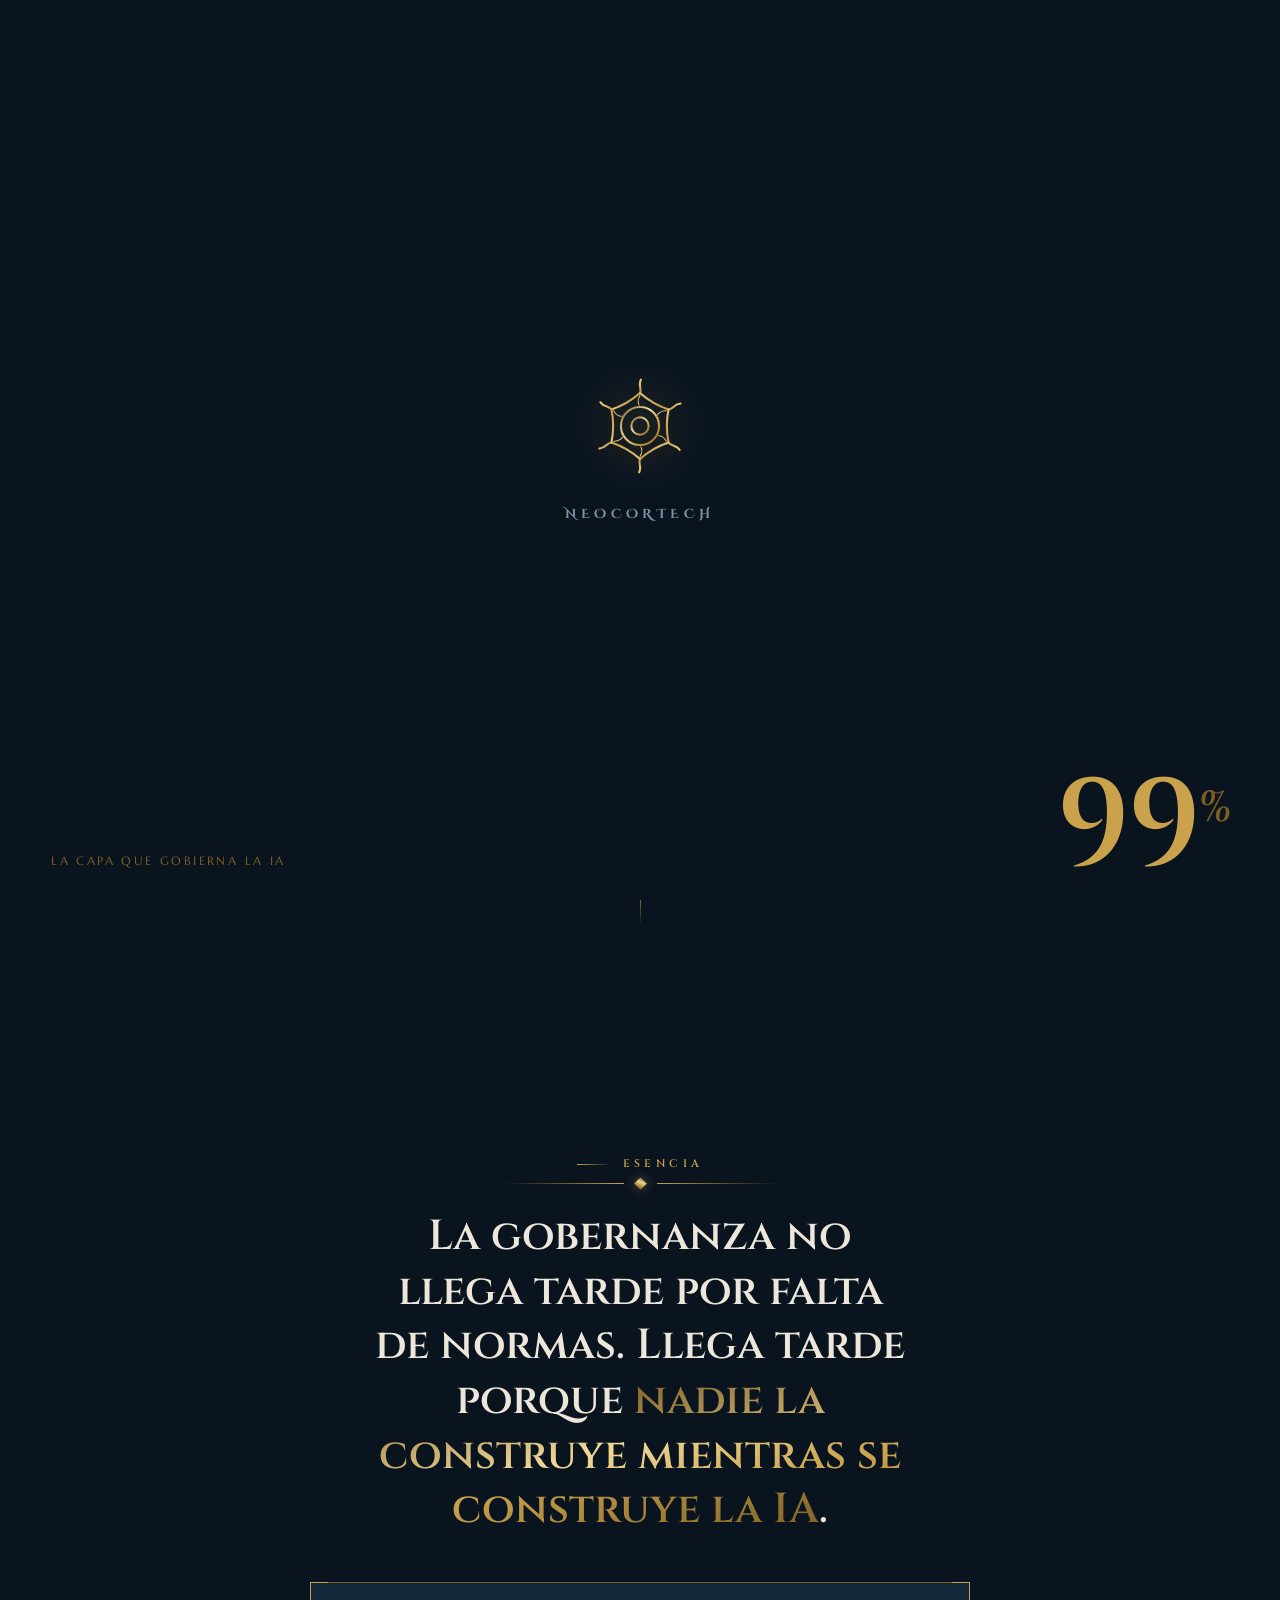
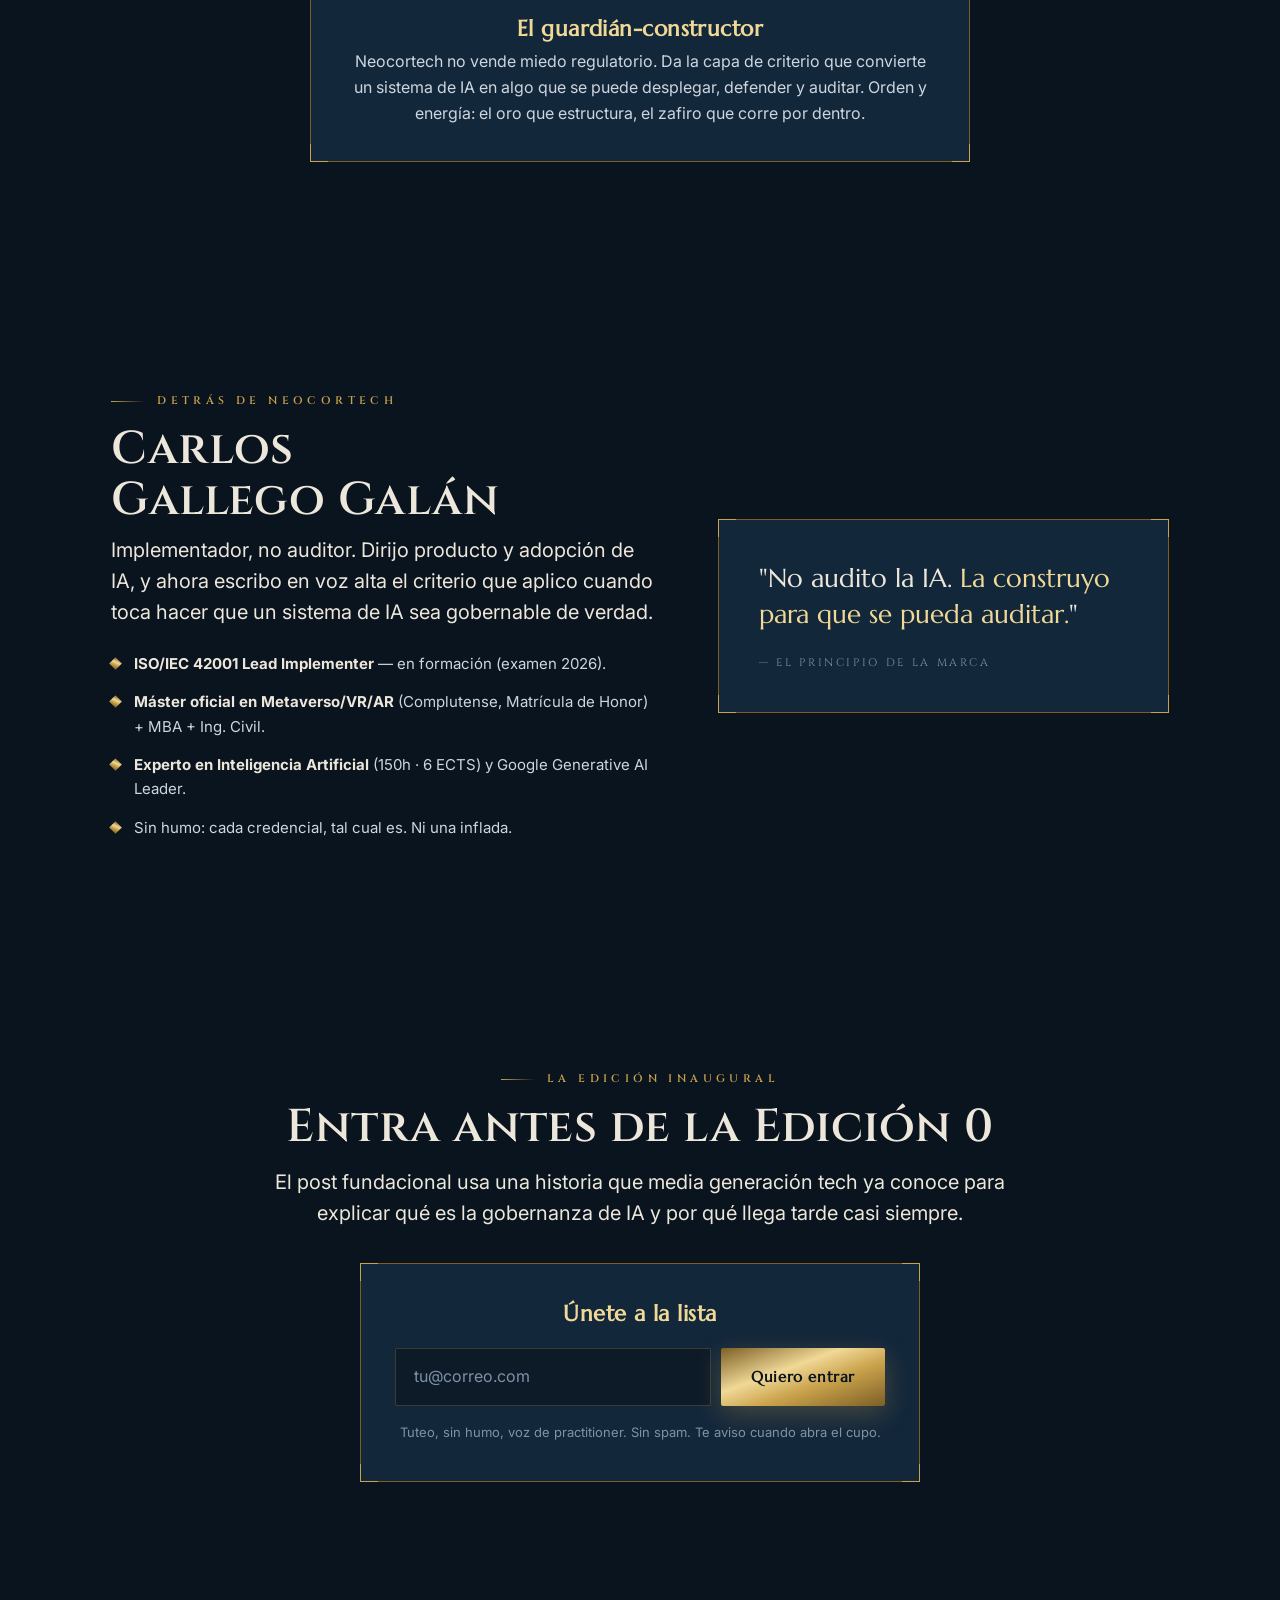
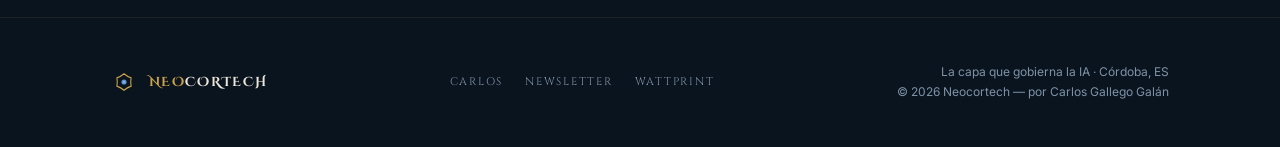
<file: _build/src/newsletter.html>
<!DOCTYPE html>
<html lang="es">
<head>
<meta charset="UTF-8"/>
<meta name="viewport" content="width=device-width, initial-scale=1.0"/>
<title>Neocortech — Newsletter · La capa que gobierna la IA</title>
<meta name="description" content="Newsletter de gobernanza de IA: agentes, IA generativa, ética, riesgos y sostenibilidad, con criterio auditable. Pensado en voz alta por alguien que lo implementa de verdad."/>
<meta name="theme-color" content="#0A141F"/>
<meta property="og:title" content="Neocortech — Newsletter · La capa que gobierna la IA"/>
<meta property="og:description" content="Gobernanza de IA con criterio auditable. Sin resúmenes de novedades: criterio de practitioner."/>
<link rel="icon" type="image/svg+xml" href="data:image/svg+xml,%3Csvg xmlns='http://www.w3.org/2000/svg' viewBox='0 0 120 120'%3E%3Cpath d='M60 22 Q74.5 34.9 92.9 41 Q89 60 92.9 79 Q74.5 85.1 60 98 Q45.5 85.1 27.1 79 Q31 60 27.1 41 Q45.5 34.9 60 22 Z' fill='none' stroke='%23C9A24B' stroke-width='8' stroke-linejoin='round'/%3E%3Ccircle cx='60' cy='60' r='14' fill='%235B8FC6'/%3E%3Ccircle cx='60' cy='60' r='7' fill='%237FB4E8'/%3E%3C/svg%3E"/>
<link rel="preconnect" href="https://fonts.googleapis.com">
<link rel="preconnect" href="https://fonts.gstatic.com" crossorigin>
<link href="https://fonts.googleapis.com/css2?family=Cinzel:wght@400;500;600;700&family=Cinzel+Decorative:wght@700&family=Marcellus&family=Inter:wght@400;500;600&display=swap" rel="stylesheet">
<script>document.documentElement.className='js';</script>
<style>
:root{
  --night:#0A141F; --night2:#0D1B29; --slate:#13273B;
  --gold:#C9A24B; --gold-bright:#F0D896; --gold-deep:#7D5F26;
  --arcane:#5B8FC6; --arcane-glow:#7FB4E8;
  --bone:#ECE7DA; --muted:#7E92A6; --green:#4ADE80;
  --line:rgba(201,162,75,.24); --line-soft:rgba(201,162,75,.10);
  --f-epic:"Cinzel Decorative",serif; --f-display:"Cinzel",serif;
  --f-sub:"Marcellus",serif; --f-body:"Inter",system-ui,sans-serif;
  --metal:linear-gradient(160deg,var(--gold-deep) 0%,var(--gold-bright) 38%,var(--gold) 62%,var(--gold-deep) 100%);
  --w:1160px; --e:cubic-bezier(.19,1,.22,1); --e2:cubic-bezier(.76,0,.24,1);
}
*{box-sizing:border-box;margin:0;padding:0}
html{scroll-behavior:smooth;-webkit-text-size-adjust:100%;scrollbar-color:var(--slate) var(--night)}
::selection{background:var(--gold);color:var(--night)}
body{
  background:var(--night);color:var(--bone);font-family:var(--f-body);
  font-size:16px;line-height:1.62;-webkit-font-smoothing:antialiased;overflow-x:hidden;-webkit-tap-highlight-color:transparent;
  background-image:
    url("data:image/svg+xml,%3Csvg xmlns='http://www.w3.org/2000/svg' width='56' height='97'%3E%3Cpolygon points='28,2 54,17 54,47 28,62 2,47 2,17' fill='none' stroke='%23C9A24B' stroke-opacity='.045' stroke-width='1'/%3E%3Cpolygon points='28,66 54,81 54,111 28,126 2,111 2,81' fill='none' stroke='%23C9A24B' stroke-opacity='.045' stroke-width='1'/%3E%3C/svg%3E"),
    radial-gradient(1100px 640px at 50% -8%, #17324d 0%, transparent 62%),
    radial-gradient(760px 520px at 12% 40%, rgba(91,143,198,.06) 0%, transparent 60%),
    radial-gradient(900px 760px at 50% 120%, #0d2033 0%, transparent 60%);
  background-attachment:fixed;
}
a{color:var(--arcane-glow);text-decoration:none}
button{font:inherit;color:inherit;background:none;border:0;cursor:pointer}
input{font:inherit;color:inherit}
:focus-visible{outline:2px solid var(--gold);outline-offset:3px;border-radius:4px}
img{display:block;max-width:100%}

/* ---- perimeter engraving frame ---- */
.frame{position:fixed;inset:11px;border:1px solid rgba(201,162,75,.30);pointer-events:none;z-index:80}
.frame::before{content:"";position:absolute;inset:5px;border:1px solid rgba(201,162,75,.11)}
.frame b{position:absolute;width:16px;height:16px;border:1.5px solid var(--gold)}
.frame b.tl{top:-1px;left:-1px;border-right:0;border-bottom:0}
.frame b.tr{top:-1px;right:-1px;border-left:0;border-bottom:0}
.frame b.bl{bottom:-1px;left:-1px;border-right:0;border-top:0}
.frame b.br{bottom:-1px;right:-1px;border-left:0;border-top:0}
@media(max-width:640px){.frame{inset:7px}}

#field{position:fixed;inset:0;z-index:0;pointer-events:none}
.vig{position:fixed;inset:0;z-index:1;pointer-events:none;box-shadow:inset 0 0 300px 44px rgba(0,0,0,.55)}

/* ---- custom cursor ---- */
#cur{position:fixed;z-index:200;top:0;left:0;width:9px;height:9px;border-radius:50%;
  background:var(--gold);pointer-events:none;transform:translate(-50%,-50%);
  mix-blend-mode:screen;will-change:transform;transition:width .3s var(--e),height .3s var(--e),background .3s,opacity .3s;opacity:0;
  box-shadow:0 0 12px rgba(201,162,75,.7)}
#cur.on{opacity:1}
#cur.big{width:58px;height:58px;background:rgba(201,162,75,.12);box-shadow:0 0 0 1px rgba(201,162,75,.4)}
@media(pointer:coarse){#cur{display:none}}

/* ---- loader (completo solo en primera visita) + cortina ---- */
#loader{position:fixed;inset:0;z-index:300;background:var(--night);display:none;align-items:center;justify-content:center;flex-direction:column}
.js #loader{display:flex}
#loader .lfox{width:104px;height:104px;filter:drop-shadow(0 0 26px rgba(201,162,75,.5))}
#loader .lword{margin-top:26px;font-family:var(--f-epic);font-weight:700;letter-spacing:.34em;font-size:13px;color:var(--muted);text-transform:uppercase}
#loader .lnum{position:absolute;right:max(28px,4vw);bottom:26px;font-family:var(--f-display);font-weight:600;
  font-size:clamp(48px,10vw,120px);line-height:.8;color:var(--gold);letter-spacing:-.02em}
#loader .lnum .pc{color:var(--gold-deep);font-size:.36em;vertical-align:super;margin-left:2px}
#loader .ltag{position:absolute;left:max(28px,4vw);bottom:30px;font-family:var(--f-sub);font-size:12px;letter-spacing:.2em;color:var(--gold-deep);text-transform:uppercase}
.curtain{position:fixed;inset:0;z-index:290;pointer-events:none;display:none}
.js .curtain{display:flex}
.curtain i{flex:1;background:var(--night);border-right:1px solid rgba(201,162,75,.05)}

#prog{position:fixed;top:0;left:0;height:2px;width:100%;background:var(--metal);z-index:120;transform:scaleX(0);transform-origin:left}

/* ---- top nav (header compartido) ---- */
header.nav{position:fixed;top:0;left:0;right:0;z-index:110;transition:transform .5s var(--e)}
header.nav.hide{transform:translateY(-112%)}
.nav-in{max-width:var(--w);margin:0 auto;padding:16px max(22px,4vw);display:flex;align-items:center;justify-content:space-between;gap:16px}
.nav::before{content:"";position:absolute;inset:0;background:linear-gradient(rgba(10,20,31,.82),transparent);
  backdrop-filter:blur(9px);-webkit-backdrop-filter:blur(9px);-webkit-mask:linear-gradient(#000,transparent);mask:linear-gradient(#000,transparent);z-index:-1}
.brand{display:flex;align-items:center;gap:12px}
.brand .m{width:34px;height:34px;filter:drop-shadow(0 1px 8px rgba(201,162,75,.5));flex:none}
.brand .wm{font-family:var(--f-epic);font-weight:700;font-size:16px;letter-spacing:.10em;color:var(--bone);line-height:1}
.brand .wm .neo{background:var(--metal);-webkit-background-clip:text;background-clip:text;color:transparent}
.brand .sub{font-family:var(--f-sub);font-size:10px;letter-spacing:.24em;color:var(--gold-deep);text-transform:uppercase;margin-top:3px}
.switch{display:flex;align-items:center;gap:4px;padding:5px;border:1px solid var(--line-soft);border-radius:40px;background:rgba(19,39,59,.5)}
.switch a{padding:8px 18px;border-radius:40px;font-family:var(--f-sub);font-size:13px;letter-spacing:.03em;color:var(--muted);transition:color .3s,background .3s;white-space:nowrap}
.switch a .dot{display:inline-block;width:5px;height:5px;border-radius:50%;background:currentColor;margin-right:7px;vertical-align:middle;opacity:.55}
.switch a:hover{color:var(--bone)}
.switch a.on{color:var(--night);background:var(--metal);box-shadow:0 4px 18px rgba(201,162,75,.28)}
.switch a.on .dot{opacity:1;background:var(--night)}
.switch a.wp{color:var(--green)}
.switch a.wp.on{color:var(--night)}
@media(max-width:860px){.nav-in{flex-wrap:wrap}.switch{order:3;width:100%;justify-content:space-between}.switch a{flex:1;text-align:center;padding:9px 6px;font-size:12px}.switch a .dot{display:none}}

/* ---- layout ---- */
main{position:relative;z-index:2}
.wrap{max-width:var(--w);margin:0 auto;padding:0 max(22px,4vw);position:relative}
section{padding:clamp(64px,9vw,120px) 0}
.eyebrow{font-family:var(--f-display);font-size:11px;letter-spacing:.4em;text-transform:uppercase;color:var(--gold);font-weight:600;display:flex;align-items:center;gap:12px}
.eyebrow::before{content:"";width:34px;height:1px;background:linear-gradient(90deg,var(--gold),transparent)}
h1,h2,h3{font-family:var(--f-display);font-weight:600;line-height:1.1}
h1,h2{text-wrap:balance}
h2{font-size:clamp(28px,4.4vw,46px);letter-spacing:.01em}
h3{font-family:var(--f-sub);font-size:22px;letter-spacing:.02em}
p{color:#cdd6df}
.lead{font-size:clamp(17px,2vw,20px);color:var(--bone);max-width:60ch;line-height:1.55}
strong{color:var(--bone);font-weight:600}

.rune{display:flex;align-items:center;gap:12px;margin:6px 0 22px}
.rune .l{height:1px;width:120px;background:linear-gradient(90deg,transparent,var(--gold))}
.rune .l.r{background:linear-gradient(90deg,var(--gold),transparent)}
.rune .d{width:9px;height:9px;background:var(--metal);transform:rotate(45deg);box-shadow:0 0 12px rgba(201,162,75,.5)}

/* reveal */
.rvx{opacity:0;transform:translateY(28px);transition:opacity .9s var(--e),transform .9s var(--e)}
.rvx.in{opacity:1;transform:none}

/* ---- HERO ---- */
.hero{position:relative;min-height:92vh;display:flex;flex-direction:column;justify-content:center;text-align:center;overflow:hidden;padding-top:120px}
.sunburst{position:absolute;top:-8%;left:50%;transform:translateX(-50%);width:min(1100px,168vw);aspect-ratio:1;pointer-events:none;
  background:repeating-conic-gradient(from 0deg at 50% 50%,rgba(201,162,75,.13) 0deg .5deg,transparent .5deg 6.6deg);
  -webkit-mask:radial-gradient(closest-side,#000 0,#000 16%,transparent 66%);mask:radial-gradient(closest-side,#000 0,#000 16%,transparent 66%)}
.hero .halo{position:absolute;top:8%;left:50%;transform:translateX(-50%);width:440px;height:440px;border-radius:50%;pointer-events:none;
  background:radial-gradient(circle,rgba(240,216,150,.20) 0,rgba(201,162,75,.06) 44%,transparent 70%);filter:blur(6px)}
.hero-in{position:relative;z-index:3;min-width:0}
.foxwrap{position:relative;width:168px;height:168px;margin:0 auto 30px}
.foxwrap .ring{position:absolute;inset:-16px;pointer-events:none}
.foxwrap .fox{width:168px;height:168px;filter:drop-shadow(0 0 30px rgba(201,162,75,.4)) drop-shadow(0 10px 26px rgba(0,0,0,.55))}
.wordmark{font-family:var(--f-epic);font-weight:700;font-size:clamp(33px,9vw,88px);letter-spacing:.06em;line-height:1;color:var(--bone);text-shadow:0 0 40px rgba(201,162,75,.22)}
.wordmark .neo{background:var(--metal);-webkit-background-clip:text;background-clip:text;color:transparent}
.tagline{font-family:var(--f-sub);font-size:clamp(19px,3vw,29px);color:var(--gold-bright);margin-top:20px;letter-spacing:.05em}
.hero .lead{margin:26px auto 0;text-align:center}
.pron{margin-top:20px;font-family:var(--f-body);font-size:11px;letter-spacing:.32em;color:var(--muted);text-transform:uppercase}
.cta-row{margin-top:38px;display:flex;gap:14px;justify-content:center;flex-wrap:wrap}
.btn{display:inline-flex;align-items:center;gap:10px;padding:15px 30px;border-radius:2px;font-family:var(--f-sub);font-size:15px;letter-spacing:.04em;position:relative;transition:transform .3s var(--e)}
.btn.primary{background:var(--metal);color:var(--night);box-shadow:0 8px 26px rgba(201,162,75,.28);font-weight:600}
.btn.ghost{border:1px solid var(--line);color:var(--bone)}
.btn.ghost:hover{border-color:var(--gold);background:rgba(201,162,75,.06)}
.btn:hover{transform:translateY(-2px)}
.btn .ar{transition:transform .3s var(--e)}.btn:hover .ar{transform:translate(4px,-2px)}
.scrollcue{margin-top:52px;display:flex;flex-direction:column;align-items:center;gap:8px;color:var(--gold-deep);font-family:var(--f-display);font-size:10px;letter-spacing:.3em;text-transform:uppercase}
.scrollcue .bar{width:1px;height:42px;background:linear-gradient(var(--gold),transparent);position:relative;overflow:hidden}
.scrollcue .bar::after{content:"";position:absolute;top:-40%;left:0;width:100%;height:40%;background:var(--gold-bright);animation:cue 1.9s var(--e) infinite}
@keyframes cue{0%{top:-40%}70%,100%{top:110%}}

/* panels */
.panel{background:var(--slate);border:1px solid var(--gold-deep);position:relative}
.corner{position:absolute;width:18px;height:18px;border:1.5px solid var(--gold)}
.c-tl{top:-1px;left:-1px;border-right:0;border-bottom:0}.c-tr{top:-1px;right:-1px;border-left:0;border-bottom:0}
.c-bl{bottom:-1px;left:-1px;border-right:0;border-top:0}.c-br{bottom:-1px;right:-1px;border-left:0;border-top:0}

/* manifesto */
.manifesto{text-align:center}
.manifesto .big{font-family:var(--f-display);font-weight:600;font-size:clamp(26px,4vw,42px);line-height:1.3;max-width:20ch;margin:0 auto;color:var(--bone)}
.manifesto .big em{font-style:normal;background:var(--metal);-webkit-background-clip:text;background-clip:text;color:transparent}
.arche{max-width:660px;margin:44px auto 0;padding:34px 38px;text-align:center}
.arche h3{color:var(--gold-bright);margin-bottom:8px}

/* perfil */
.split{display:grid;grid-template-columns:1.1fr .9fr;gap:56px;align-items:center}
@media(max-width:860px){.split{grid-template-columns:1fr;gap:34px}}
.creds{list-style:none;display:flex;flex-direction:column;gap:14px;margin-top:24px}
.creds li{display:flex;gap:14px;font-size:15px;color:#cdd6df;align-items:flex-start}
.creds li::before{content:"";flex:none;width:9px;height:9px;margin-top:7px;background:var(--metal);transform:rotate(45deg)}
.creds b{color:var(--bone)}
.card-quote{padding:40px;text-align:left}
.card-quote .q{font-family:var(--f-sub);font-size:clamp(20px,2.6vw,26px);line-height:1.4;color:var(--bone)}
.card-quote .q .g{color:var(--gold-bright)}
.card-quote .attr{margin-top:22px;font-family:var(--f-display);font-size:11px;letter-spacing:.24em;color:var(--muted);text-transform:uppercase}

/* newsletter */
.news{text-align:center}
.news .box{max-width:560px;margin:34px auto 0;padding:38px 34px}
.field-row{display:flex;gap:10px;margin-top:22px}
@media(max-width:520px){.field-row{flex-direction:column}}
.field-row input{flex:1;padding:15px 18px;background:rgba(10,20,31,.6);border:1px solid var(--line);color:var(--bone);border-radius:2px}
.field-row input::placeholder{color:var(--muted)}
.field-row input:focus{border-color:var(--gold);outline:none}
.microcopy{margin-top:16px;font-size:13px;color:var(--muted)}
.ok{margin-top:18px;color:var(--gold-bright);font-family:var(--f-sub);font-size:16px;display:none}
.ok.show{display:block}

/* footer */
footer{border-top:1px solid var(--line-soft);margin-top:20px;position:relative;z-index:2}
.foot-in{max-width:var(--w);margin:0 auto;padding:44px max(22px,4vw);display:flex;justify-content:space-between;align-items:center;gap:20px;flex-wrap:wrap}
.foot-in .fm{display:flex;align-items:center;gap:12px}
.foot-in .fm svg{width:26px;height:26px}
.foot-in .fm span{font-family:var(--f-epic);font-weight:700;letter-spacing:.1em;font-size:13px;color:var(--bone)}
.foot-in .meta{font-size:12px;color:var(--muted);text-align:right;line-height:1.7}
.tolinks{display:flex;gap:22px;font-family:var(--f-display);font-size:11px;letter-spacing:.16em;text-transform:uppercase;flex-wrap:wrap}
.tolinks a{color:var(--muted);transition:color .3s}
.tolinks a:hover{color:var(--gold)}

@media (prefers-reduced-motion: reduce){
  *{animation:none!important;transition:none!important}
  .rvx{opacity:1;transform:none}
  #loader,.curtain{display:none!important}
}
</style>
</head>
<body>

<div class="frame"><b class="tl"></b><b class="tr"></b><b class="bl"></b><b class="br"></b></div>
<canvas id="field"></canvas>
<div class="vig"></div>
<div id="cur"></div>
<div id="prog"></div>

<!-- ============ LOADER ============ -->
<div id="loader" aria-hidden="true">
  <svg class="lfox" viewBox="0 0 120 120" aria-hidden="true">
    <defs>
      <linearGradient id="lg" x1="0" y1="0" x2="1" y2="1">
        <stop offset="0" stop-color="#7D5F26"/><stop offset=".4" stop-color="#F0D896"/><stop offset=".7" stop-color="#C9A24B"/><stop offset="1" stop-color="#7D5F26"/>
      </linearGradient>
    </defs>
    <g fill="none" stroke="url(#lg)" stroke-width="2.4" stroke-linejoin="round" stroke-linecap="round" class="lstroke">
      <path d="M27.1 41 Q45.5 34.9 60 22 C62.5 17.5 57.5 13 61 6.5"/>
      <path d="M27.1 41 Q45.5 34.9 60 22 C62.5 17.5 57.5 13 61 6.5" transform="rotate(60 60 60)"/>
      <path d="M27.1 41 Q45.5 34.9 60 22 C62.5 17.5 57.5 13 61 6.5" transform="rotate(120 60 60)"/>
      <path d="M27.1 41 Q45.5 34.9 60 22 C62.5 17.5 57.5 13 61 6.5" transform="rotate(180 60 60)"/>
      <path d="M27.1 41 Q45.5 34.9 60 22 C62.5 17.5 57.5 13 61 6.5" transform="rotate(240 60 60)"/>
      <path d="M27.1 41 Q45.5 34.9 60 22 C62.5 17.5 57.5 13 61 6.5" transform="rotate(300 60 60)"/>
      <circle cx="60" cy="60" r="22"/>
      <circle cx="60" cy="60" r="10"/>
      <path d="M60 25 Q55.5 31.5 60 37.5" stroke-width="1.2"/>
      <path d="M60 25 Q55.5 31.5 60 37.5" stroke-width="1.2" transform="rotate(60 60 60)"/>
      <path d="M60 25 Q55.5 31.5 60 37.5" stroke-width="1.2" transform="rotate(120 60 60)"/>
      <path d="M60 25 Q55.5 31.5 60 37.5" stroke-width="1.2" transform="rotate(180 60 60)"/>
      <path d="M60 25 Q55.5 31.5 60 37.5" stroke-width="1.2" transform="rotate(240 60 60)"/>
      <path d="M60 25 Q55.5 31.5 60 37.5" stroke-width="1.2" transform="rotate(300 60 60)"/>
    </g>
  </svg>
  <div class="lword">Neocortech</div>
  <div class="ltag">La capa que gobierna la IA</div>
  <div class="lnum"><span id="lnum">0</span><span class="pc">%</span></div>
</div>
<div class="curtain" aria-hidden="true"><i></i><i></i><i></i><i></i><i></i></div>

<!-- ============ NAV (header compartido) ============ -->
<header class="nav" id="nav">
  <div class="nav-in">
    <a class="brand" href="/" data-c>
      <svg class="m" viewBox="0 0 120 120" aria-label="Neocortech">
        <defs><linearGradient id="bm" x1="0" y1="0" x2="1" y2="1">
          <stop offset="0" stop-color="#7D5F26"/><stop offset=".4" stop-color="#F0D896"/><stop offset=".7" stop-color="#C9A24B"/><stop offset="1" stop-color="#7D5F26"/></linearGradient>
          <radialGradient id="bmc" cx=".5" cy=".42" r=".65">
          <stop offset="0" stop-color="#EAF4FF"/><stop offset=".45" stop-color="#7FB4E8"/><stop offset="1" stop-color="#2E5E96"/></radialGradient></defs>
        <circle cx="60" cy="60" r="18" fill="#5B8FC6" opacity=".24"/>
        <circle cx="60" cy="60" r="18.5" fill="none" stroke="url(#bm)" stroke-width=".8" opacity=".35"/>
        <circle cx="60" cy="60" r="22" fill="none" stroke="url(#bm)" stroke-width="1.4" stroke-dasharray="2.5 5"/>
        <circle cx="60" cy="60" r="10" fill="url(#bmc)"/>
        <g fill="none" stroke="url(#bm)" stroke-width="1.2" opacity=".55">
          <path d="M60 25 Q55.5 31.5 60 37.5"/>
          <path d="M60 25 Q55.5 31.5 60 37.5" transform="rotate(60 60 60)"/>
          <path d="M60 25 Q55.5 31.5 60 37.5" transform="rotate(120 60 60)"/>
          <path d="M60 25 Q55.5 31.5 60 37.5" transform="rotate(180 60 60)"/>
          <path d="M60 25 Q55.5 31.5 60 37.5" transform="rotate(240 60 60)"/>
          <path d="M60 25 Q55.5 31.5 60 37.5" transform="rotate(300 60 60)"/>
        </g>
        <g fill="none" stroke="url(#bm)" stroke-width="3.6" stroke-linecap="round" stroke-linejoin="round">
          <path d="M27.1 41 Q45.5 34.9 60 22 C62.5 17.5 57.5 13 61 6.5"/>
          <path d="M27.1 41 Q45.5 34.9 60 22 C62.5 17.5 57.5 13 61 6.5" transform="rotate(60 60 60)"/>
          <path d="M27.1 41 Q45.5 34.9 60 22 C62.5 17.5 57.5 13 61 6.5" transform="rotate(120 60 60)"/>
          <path d="M27.1 41 Q45.5 34.9 60 22 C62.5 17.5 57.5 13 61 6.5" transform="rotate(180 60 60)"/>
          <path d="M27.1 41 Q45.5 34.9 60 22 C62.5 17.5 57.5 13 61 6.5" transform="rotate(240 60 60)"/>
          <path d="M27.1 41 Q45.5 34.9 60 22 C62.5 17.5 57.5 13 61 6.5" transform="rotate(300 60 60)"/>
        </g>
        <circle cx="60" cy="22" r="3" fill="#F0D896"/><circle cx="92.9" cy="41" r="3" fill="#C9A24B"/><circle cx="92.9" cy="79" r="3" fill="#F0D896"/><circle cx="60" cy="98" r="3" fill="#C9A24B"/><circle cx="27.1" cy="79" r="3" fill="#F0D896"/><circle cx="27.1" cy="41" r="3" fill="#C9A24B"/>
      </svg>
      <div>
        <div class="wm"><span class="neo">NEO</span>CORTECH</div>
        <div class="sub">Gobernanza de IA</div>
      </div>
    </a>
    <nav class="switch" aria-label="Páginas del ecosistema">
      <a href="/" data-c><span class="dot"></span>Carlos</a>
      <a class="on" href="/newsletter" aria-current="page" data-c><span class="dot"></span>Newsletter</a>
      <a class="wp" href="/wattprint" data-c><span class="dot"></span>Wattprint</a>
    </nav>
  </div>
</header>

<main>
<!-- ============ HERO ============ -->
<section class="hero" style="padding-top:140px">
  <div class="sunburst"></div><div class="halo"></div>
  <div class="wrap hero-in">
    <div class="foxwrap">
      <svg class="ring" viewBox="0 0 200 200" aria-hidden="true">
        <circle cx="100" cy="100" r="92" fill="none" stroke="rgba(201,162,75,.28)" stroke-width="1" stroke-dasharray="2 9"/>
        <circle cx="100" cy="100" r="80" fill="none" stroke="rgba(91,143,198,.22)" stroke-width="1"/>
      </svg>
      <svg class="fox" viewBox="0 0 120 120" aria-label="Neocortech">
        <defs><linearGradient id="hg" x1="0" y1="0" x2="1" y2="1">
          <stop offset="0" stop-color="#7D5F26"/><stop offset=".38" stop-color="#F0D896"/><stop offset=".7" stop-color="#C9A24B"/><stop offset="1" stop-color="#7D5F26"/></linearGradient>
          <radialGradient id="hgc" cx=".5" cy=".42" r=".65">
          <stop offset="0" stop-color="#EAF4FF"/><stop offset=".45" stop-color="#7FB4E8"/><stop offset="1" stop-color="#2E5E96"/></radialGradient></defs>
        <circle cx="60" cy="60" r="18" fill="#5B8FC6" opacity=".24"/>
        <circle cx="60" cy="60" r="18.5" fill="none" stroke="url(#hg)" stroke-width=".8" opacity=".35"/>
        <circle cx="60" cy="60" r="22" fill="none" stroke="url(#hg)" stroke-width="1.4" stroke-dasharray="2.5 5"/>
        <circle cx="60" cy="60" r="10" fill="url(#hgc)"/>
        <g fill="none" stroke="url(#hg)" stroke-width="1.2" opacity=".55">
          <path d="M60 25 Q55.5 31.5 60 37.5"/>
          <path d="M60 25 Q55.5 31.5 60 37.5" transform="rotate(60 60 60)"/>
          <path d="M60 25 Q55.5 31.5 60 37.5" transform="rotate(120 60 60)"/>
          <path d="M60 25 Q55.5 31.5 60 37.5" transform="rotate(180 60 60)"/>
          <path d="M60 25 Q55.5 31.5 60 37.5" transform="rotate(240 60 60)"/>
          <path d="M60 25 Q55.5 31.5 60 37.5" transform="rotate(300 60 60)"/>
        </g>
        <g fill="none" stroke="url(#hg)" stroke-width="3.6" stroke-linecap="round" stroke-linejoin="round">
          <path d="M27.1 41 Q45.5 34.9 60 22 C62.5 17.5 57.5 13 61 6.5"/>
          <path d="M27.1 41 Q45.5 34.9 60 22 C62.5 17.5 57.5 13 61 6.5" transform="rotate(60 60 60)"/>
          <path d="M27.1 41 Q45.5 34.9 60 22 C62.5 17.5 57.5 13 61 6.5" transform="rotate(120 60 60)"/>
          <path d="M27.1 41 Q45.5 34.9 60 22 C62.5 17.5 57.5 13 61 6.5" transform="rotate(180 60 60)"/>
          <path d="M27.1 41 Q45.5 34.9 60 22 C62.5 17.5 57.5 13 61 6.5" transform="rotate(240 60 60)"/>
          <path d="M27.1 41 Q45.5 34.9 60 22 C62.5 17.5 57.5 13 61 6.5" transform="rotate(300 60 60)"/>
        </g>
        <circle cx="60" cy="22" r="3" fill="#F0D896"/><circle cx="92.9" cy="41" r="3" fill="#C9A24B"/><circle cx="92.9" cy="79" r="3" fill="#F0D896"/><circle cx="60" cy="98" r="3" fill="#C9A24B"/><circle cx="27.1" cy="79" r="3" fill="#F0D896"/><circle cx="27.1" cy="41" r="3" fill="#C9A24B"/>
      </svg>
    </div>
    <div class="eyebrow" style="justify-content:center">Newsletter · Gobernanza de IA</div>
    <div class="wordmark" style="margin-top:16px"><span class="neo">NEO</span>CORTECH</div>
    <div class="tagline">La capa que gobierna la IA</div>
    <p class="lead">Cómo gobernar el poder de la IA —agentes, IA generativa, ética, riesgos y sostenibilidad— <strong>antes de que se te vaya de las manos</strong>. Criterio auditable, pensado en voz alta por alguien que lo está implementando de verdad. No resúmenes de novedades.</p>
    <div class="pron">/ˈni.oʊ.kɔːr.tɛk/ · neo·cor·tech</div>
    <div class="cta-row">
      <button class="btn primary" data-scroll="news-neo" data-c>Suscríbete <span class="ar">↗</span></button>
    </div>
    <div class="scrollcue"><span>Baja</span><span class="bar"></span></div>
  </div>
</section>

<!-- ============ MANIFIESTO ============ -->
<section class="manifesto">
  <div class="wrap">
    <div class="eyebrow rvx" style="justify-content:center">Esencia</div>
    <div class="rune rvx" style="justify-content:center"><span class="l"></span><span class="d"></span><span class="l r"></span></div>
    <p class="big rvx">La gobernanza no llega tarde por falta de normas. Llega tarde porque <em>nadie la construye mientras se construye la IA</em>.</p>
    <div class="arche panel rvx">
      <span class="corner c-tl"></span><span class="corner c-tr"></span><span class="corner c-bl"></span><span class="corner c-br"></span>
      <h3>El guardián-constructor</h3>
      <p>Neocortech no vende miedo regulatorio. Da la capa de criterio que convierte un sistema de IA en algo que se puede desplegar, defender y auditar. Orden y energía: el oro que estructura, el zafiro que corre por dentro.</p>
    </div>
  </div>
</section>

<!-- ============ PERFIL ============ -->
<section>
  <div class="wrap split">
    <div>
      <div class="eyebrow rvx">Detrás de Neocortech</div>
      <h2 class="rvx" style="margin:14px 0 10px">Carlos Gallego Galán</h2>
      <p class="lead rvx">Implementador, no auditor. Dirijo producto y adopción de IA, y ahora escribo en voz alta el criterio que aplico cuando toca hacer que un sistema de IA sea gobernable de verdad.</p>
      <ul class="creds">
        <li class="rvx"><span><b>ISO/IEC 42001 Lead Implementer</b> — en formación (examen 2026).</span></li>
        <li class="rvx"><span><b>Máster oficial en Metaverso/VR/AR</b> (Complutense, Matrícula de Honor) + MBA + Ing. Civil.</span></li>
        <li class="rvx"><span><b>Experto en Inteligencia Artificial</b> (150h · 6 ECTS) y Google Generative AI Leader.</span></li>
        <li class="rvx"><span>Sin humo: cada credencial, tal cual es. Ni una inflada.</span></li>
      </ul>
    </div>
    <div class="card-quote panel rvx">
      <span class="corner c-tl"></span><span class="corner c-tr"></span><span class="corner c-bl"></span><span class="corner c-br"></span>
      <p class="q">"No audito la IA. <span class="g">La construyo para que se pueda auditar.</span>"</p>
      <div class="attr">— El principio de la marca</div>
    </div>
  </div>
</section>

<!-- ============ SUSCRIPCIÓN ============ -->
<section class="news" id="news-neo">
  <div class="wrap">
    <div class="eyebrow rvx" style="justify-content:center">La edición inaugural</div>
    <h2 class="rvx" style="margin-top:14px">Entra antes de la Edición 0</h2>
    <p class="lead rvx" style="margin:14px auto 0;text-align:center">El post fundacional usa una historia que media generación tech ya conoce para explicar qué es la gobernanza de IA y por qué llega tarde casi siempre.</p>
    <div class="box panel rvx">
      <span class="corner c-tl"></span><span class="corner c-tr"></span><span class="corner c-bl"></span><span class="corner c-br"></span>
      <h3 style="color:var(--gold-bright)">Únete a la lista</h3>
      <div class="field-row">
        <input id="email-neo" type="email" placeholder="tu@correo.com" autocomplete="email"/>
        <button class="btn primary" id="sub-neo" data-c>Quiero entrar</button>
      </div>
      <div class="microcopy">Tuteo, sin humo, voz de practitioner. Sin spam. Te aviso cuando abra el cupo.</div>
      <div class="ok" id="ok-neo" role="status">Anotado. Te escribiré desde Neocortech antes de publicar. ✦</div>
    </div>
  </div>
</section>
</main>

<footer>
  <div class="foot-in">
    <div class="fm">
      <svg viewBox="0 0 120 120" aria-hidden="true">
        <path d="M60 22 Q74.5 34.9 92.9 41 Q89 60 92.9 79 Q74.5 85.1 60 98 Q45.5 85.1 27.1 79 Q31 60 27.1 41 Q45.5 34.9 60 22 Z" fill="none" stroke="#C9A24B" stroke-width="5" stroke-linejoin="round"/>
        <circle cx="60" cy="60" r="12" fill="#5B8FC6"/><circle cx="60" cy="60" r="6" fill="#7FB4E8"/>
      </svg>
      <span><span style="color:var(--gold)">NEO</span>CORTECH</span>
    </div>
    <div class="tolinks">
      <a href="/" data-c>Carlos</a>
      <a href="/newsletter" data-c>Newsletter</a>
      <a href="/wattprint" data-c>Wattprint</a>
    </div>
    <div class="meta">La capa que gobierna la IA · Córdoba, ES<br>© <span id="yr"></span> Neocortech — por Carlos Gallego Galán</div>
  </div>
</footer>

<script src="https://cdnjs.cloudflare.com/ajax/libs/gsap/3.12.5/gsap.min.js"></script>
<script>
(function(){
"use strict";
var RM=matchMedia('(prefers-reduced-motion: reduce)').matches;
var FINE=matchMedia('(pointer:fine)').matches;
var hasGSAP=!!window.gsap;
document.getElementById('yr').textContent=new Date().getFullYear();

/* ---------- particle field (gold + arcane embers rising) ---------- */
(function(){var c=document.getElementById('field');if(!c)return;var x=c.getContext('2d'),W,H,DPR,parts=[],mouse={x:-999,y:-999};
function size(){DPR=Math.min(devicePixelRatio||1,1.5);W=c.width=innerWidth*DPR;H=c.height=innerHeight*DPR;c.style.width=innerWidth+'px';c.style.height=innerHeight+'px';}
size();addEventListener('resize',size);
function sprite(c0,c1,c2){var s=document.createElement('canvas');s.width=s.height=64;var g2=s.getContext('2d');var g=g2.createRadialGradient(32,32,0,32,32,32);g.addColorStop(0,c0);g.addColorStop(.5,c1);g.addColorStop(1,c2);g2.fillStyle=g;g2.fillRect(0,0,64,64);return s;}
var SPR_G=sprite('rgba(240,216,150,1)','rgba(201,162,75,.5)','rgba(125,95,38,0)');
var SPR_S=sprite('rgba(127,180,232,1)','rgba(91,143,198,.5)','rgba(91,143,198,0)');
var N=RM?0:Math.min(84,Math.floor(innerWidth/17));
for(var i=0;i<N;i++)parts.push({x:Math.random()*W,y:Math.random()*H,r:(Math.random()*1.5+.5)*DPR,vx:(Math.random()-.5)*.10*DPR,vy:(-Math.random()*.30-.05)*DPR,a:Math.random()*.5+.15,ph:Math.random()*6.28,sp:Math.random()*.02+.005,arc:Math.random()<.28});
if(FINE)addEventListener('pointermove',function(e){mouse.x=e.clientX*DPR;mouse.y=e.clientY*DPR;},{passive:true});
var sv=0,ls=0;addEventListener('scroll',function(){sv=Math.min(Math.abs(scrollY-ls),60);ls=scrollY;},{passive:true});
function f(){x.clearRect(0,0,W,H);x.globalCompositeOperation='lighter';
for(var i=0;i<parts.length;i++){var p=parts[i];p.ph+=p.sp;p.x+=p.vx+Math.sin(p.ph)*.16*DPR;p.y+=p.vy-(sv*.004*DPR);
var dx=p.x-mouse.x,dy=p.y-mouse.y,d2=dx*dx+dy*dy,rad=120*DPR;if(d2<rad*rad){var d=Math.sqrt(d2)||1,fo=(1-d/rad)*1.3;p.x+=dx/d*fo;p.y+=dy/d*fo;}
if(p.y<-10){p.y=H+10;p.x=Math.random()*W;}if(p.x<-10)p.x=W+10;if(p.x>W+10)p.x=-10;
var tw=p.a*(.6+.4*Math.sin(p.ph*2));var R4=p.r*4;
x.globalAlpha=tw<0?0:tw>1?1:tw;x.drawImage(p.arc?SPR_S:SPR_G,p.x-R4,p.y-R4,R4*2,R4*2);}
x.globalAlpha=1;sv*=.9;x.globalCompositeOperation='source-over';requestAnimationFrame(f);}
if(!RM)f();})();

/* ---------- custom cursor ---------- */
if(FINE&&!RM){var cur=document.getElementById('cur'),cx=innerWidth/2,cy=innerHeight/2,tx=cx,ty=cy;
addEventListener('pointermove',function(e){tx=e.clientX;ty=e.clientY;cur.classList.add('on');},{passive:true});
(function l(){cx+=(tx-cx)*.2;cy+=(ty-cy)*.2;cur.style.transform='translate('+cx+'px,'+cy+'px) translate(-50%,-50%)';requestAnimationFrame(l);})();
document.querySelectorAll('[data-c]').forEach(function(el){
  el.addEventListener('pointerenter',function(){cur.classList.add('big');});
  el.addEventListener('pointerleave',function(){cur.classList.remove('big');});});}

/* ---------- reveal on scroll ---------- */
var io=null;
if('IntersectionObserver' in window && !RM){
  io=new IntersectionObserver(function(entries){
    entries.forEach(function(en){if(en.isIntersecting){en.target.classList.add('in');io.unobserve(en.target);}});
  },{threshold:.12,rootMargin:'0px 0px -8% 0px'});
  document.querySelectorAll('.rvx').forEach(function(el){io.observe(el);});
}else{document.querySelectorAll('.rvx').forEach(function(el){el.classList.add('in');});}

/* ---------- suscripción (confirmación inline) ---------- */
(function(){
  var inp=document.getElementById('email-neo'),btn=document.getElementById('sub-neo'),ok=document.getElementById('ok-neo');
  if(!btn)return;
  function submit(){var v=(inp.value||'').trim();if(!/.+@.+\..+/.test(v)){inp.style.borderColor='#F87171';inp.focus();return;}
    inp.style.borderColor='';inp.disabled=true;btn.disabled=true;btn.textContent='✓';ok.classList.add('show');}
  btn.addEventListener('click',submit);
  inp.addEventListener('keydown',function(e){if(e.key==='Enter')submit();});
})();

/* smooth scroll interno */
document.querySelectorAll('[data-scroll]').forEach(function(b){b.addEventListener('click',function(){
  var el=document.getElementById(b.dataset.scroll);if(el)el.scrollIntoView({behavior:'smooth',block:'start'});});});

/* nav hide on scroll down + progress */
var nav=document.getElementById('nav'),last=0;
addEventListener('scroll',function(){var y=scrollY;if(y>140&&y>last)nav.classList.add('hide');else nav.classList.remove('hide');last=y;
  var h=document.documentElement,max=h.scrollHeight-h.clientHeight;document.getElementById('prog').style.transform='scaleX('+(max>0?y/max:0)+')';},{passive:true});

/* ---------- entrada del hero ---------- */
function entrance(){
  if(!hasGSAP||RM)return;
  gsap.fromTo('.foxwrap',{scale:.85,autoAlpha:0},{scale:1,autoAlpha:1,duration:.9,ease:'power3.out'});
  gsap.fromTo('.wordmark',{y:30,autoAlpha:0},{y:0,autoAlpha:1,duration:.9,ease:'power4.out',delay:.15});
  gsap.fromTo('.tagline,.hero .lead,.pron,.cta-row,.scrollcue,.hero .eyebrow',{y:22,autoAlpha:0},{y:0,autoAlpha:1,duration:.7,stagger:.08,ease:'power3.out',delay:.28});
  gsap.to('.foxwrap .ring',{rotation:360,duration:60,ease:'none',repeat:-1,transformOrigin:'50% 50%'});
  gsap.to('.fox',{y:-6,duration:3.4,ease:'sine.inOut',yoyo:true,repeat:-1});
}

/* ---------- loader (completo solo en primera visita) → cortina ---------- */
(function(){
  var ld=document.getElementById('loader'),num=document.getElementById('lnum');
  var seen=false;try{seen=sessionStorage.getItem('nc_seen')==='1';sessionStorage.setItem('nc_seen','1');}catch(e){}
  var strokes=document.querySelectorAll('.lstroke path,.lstroke circle');
  function fillFox(){strokes.forEach(function(s){var len=s.getTotalLength?s.getTotalLength():200;s.style.strokeDasharray=len;s.style.strokeDashoffset=len;});}
  function drawFox(t){strokes.forEach(function(s){var len=s.getTotalLength?s.getTotalLength():200;s.style.strokeDashoffset=len*(1-t);});}
  function lift(){document.querySelectorAll('.curtain i').forEach(function(p,i){gsap.to(p,{yPercent:-100,duration:1,ease:'power4.inOut',delay:i*.07});});}
  function start(){lift();gsap.to(ld,{autoAlpha:0,duration:.5,onComplete:function(){ld.style.display='none';}});entrance();}
  if(RM||!hasGSAP){if(ld)ld.style.display='none';var c=document.querySelector('.curtain');if(c)c.style.display='none';return;}
  if(seen){ld.style.display='none';lift();entrance();return;}
  fillFox();
  var p={v:0};
  gsap.to(p,{v:100,duration:1.7,ease:'power2.inOut',onUpdate:function(){num.textContent=Math.floor(p.v);drawFox(p.v/100);},onComplete:function(){setTimeout(start,200);}});
})();

/* ---------- cortina de navegación — la salida cubre subiendo; bfcache; prefetch ---------- */
(function(){
var cover=false;
function internal(a){
  if(!a||a.target==='_blank'||a.hasAttribute('download'))return null;
  var href=a.getAttribute('href');if(!href)return null;
  var u;try{u=new URL(a.href,location.href);}catch(e){return null;}
  if(u.origin!==location.origin)return null;
  if(u.protocol!=='http:'&&u.protocol!=='https:')return null;
  if(u.pathname===location.pathname&&u.hash)return null;
  return u;
}
addEventListener('pageshow',function(e){if(e.persisted){cover=false;var ld=document.getElementById('loader');if(ld)ld.style.display='none';
  if(window.gsap){gsap.set('.curtain i',{yPercent:-100});}else{document.querySelectorAll('.curtain i').forEach(function(p){p.style.transform='translateY(-100%)';});}}});
if(RM||!hasGSAP)return;
document.addEventListener('click',function(e){
  if(e.defaultPrevented||e.button!==0||e.metaKey||e.ctrlKey||e.shiftKey||e.altKey)return;
  var a=e.target&&e.target.closest?e.target.closest('a[href]'):null;
  var u=internal(a);if(!u||cover)return;
  if(u.pathname===location.pathname&&!u.hash){e.preventDefault();window.scrollTo({top:0,behavior:'smooth'});return;}
  e.preventDefault();cover=true;
  var ps=document.querySelectorAll('.curtain i');
  gsap.set(ps,{yPercent:100});
  gsap.to(ps,{yPercent:0,duration:1,ease:'power4.inOut',stagger:.07,onComplete:function(){location.href=u.href;}});
});
document.addEventListener('pointerenter',function(e){
  var t=e.target;if(!t||!t.closest)return;
  var u=internal(t.closest('a[href]'));if(!u)return;
  if(u.pathname===location.pathname)return;
  if(document.querySelector('link[rel="prefetch"][href="'+u.href+'"]'))return;
  var l=document.createElement('link');l.rel='prefetch';l.href=u.href;document.head.appendChild(l);
},true);
})();
})();
</script>
</body>
</html>
</file>
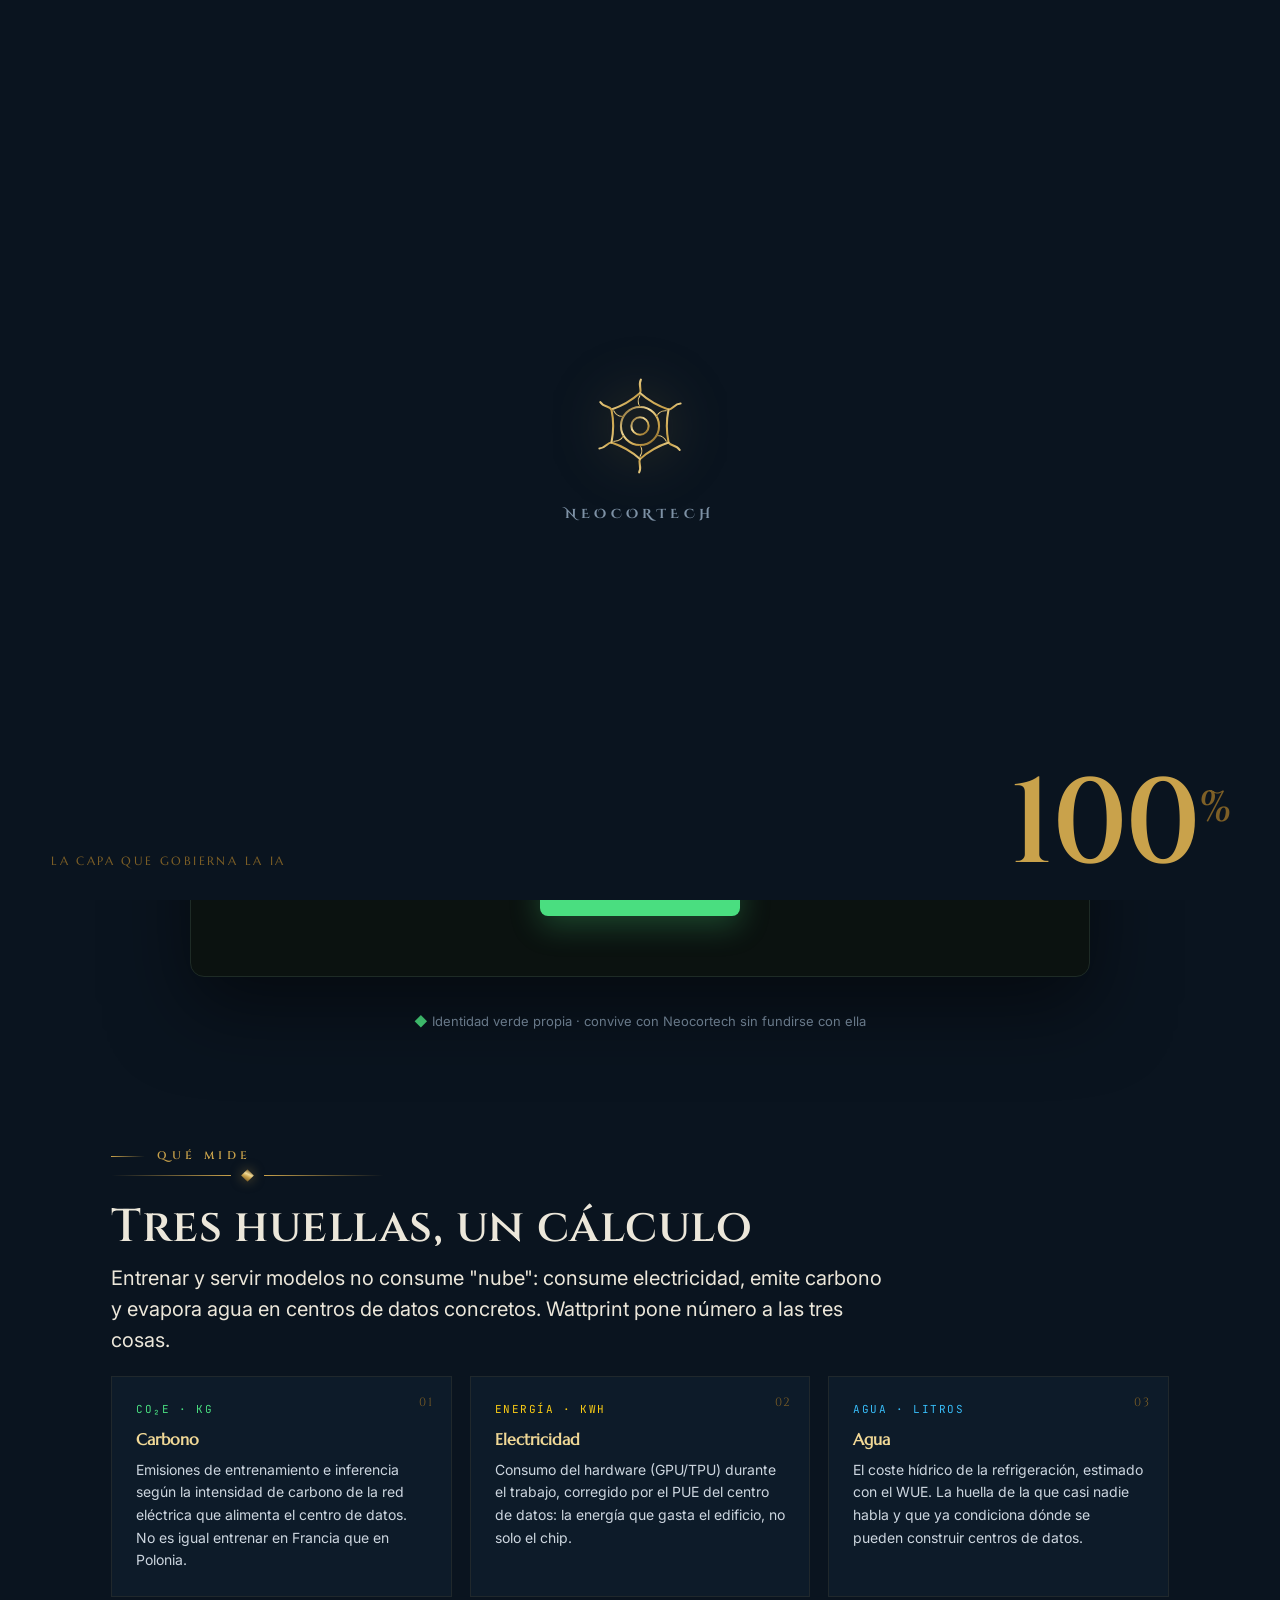
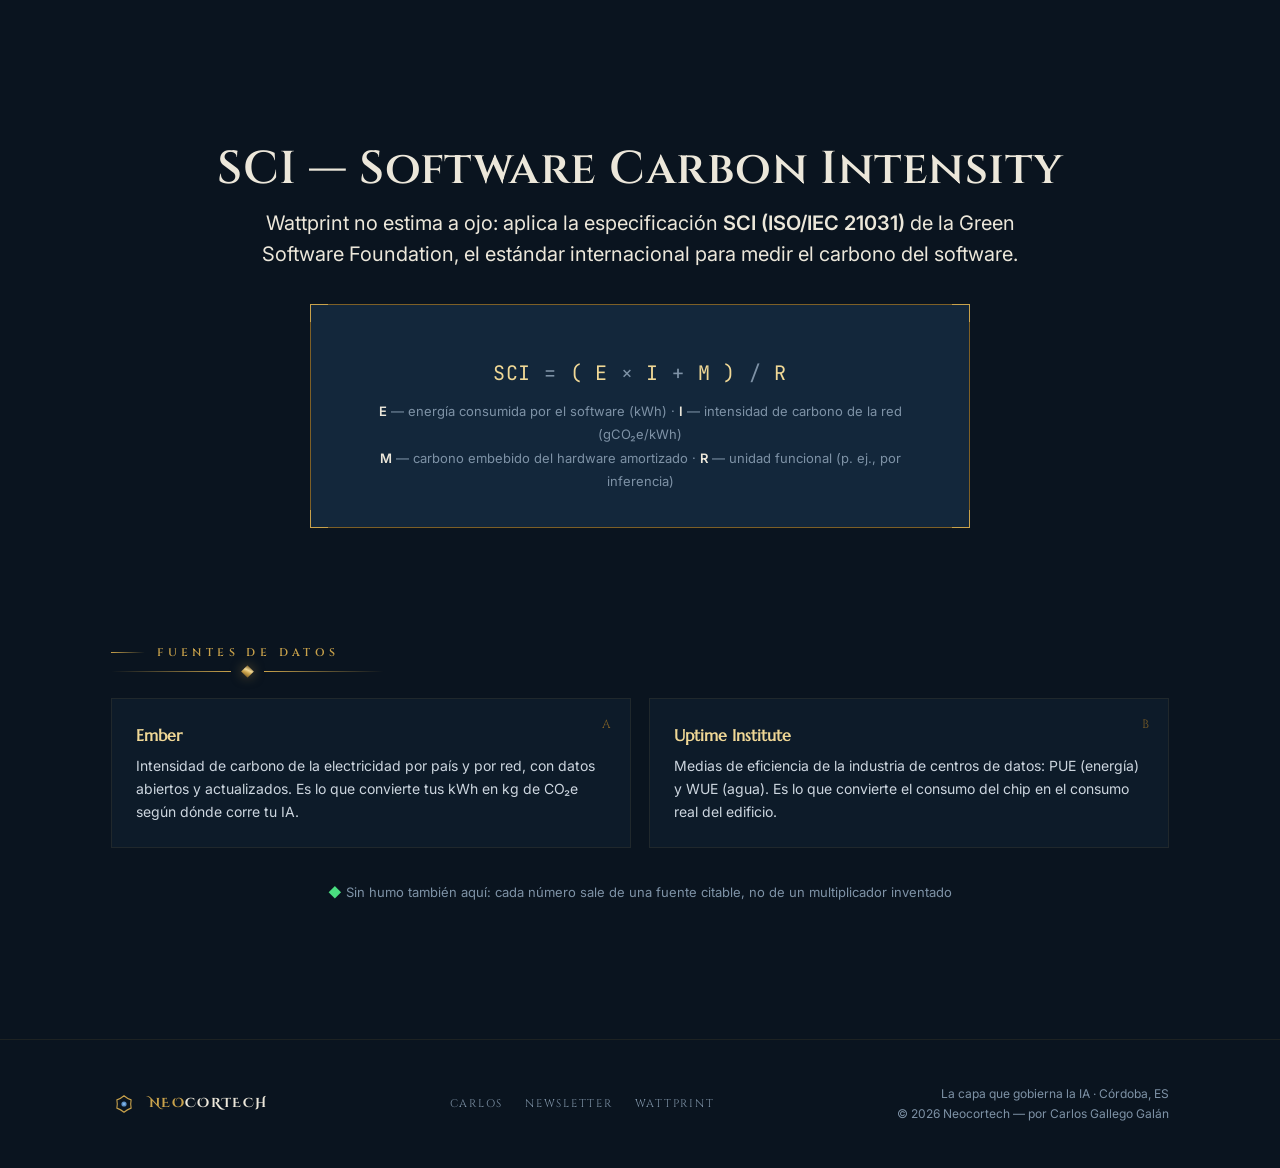
<file: _build/src/wattprint.html>
<!DOCTYPE html>
<html lang="es">
<head>
<meta charset="UTF-8"/>
<meta name="viewport" content="width=device-width, initial-scale=1.0"/>
<title>Wattprint — La huella de tu IA en 60 segundos · Neocortech</title>
<meta name="description" content="Calcula cuánto carbono, energía y agua consume tu IA: entrenamientos e inferencias con metodología SCI (ISO/IEC 21031) y datos de Ember y Uptime Institute. Gratis y sin registro."/>
<meta name="theme-color" content="#0A141F"/>
<meta property="og:title" content="Wattprint — La huella de tu IA en 60 segundos · Neocortech"/>
<meta property="og:description" content="CO₂e, kWh y litros de tus entrenamientos e inferencias. Metodología SCI (ISO 21031). Gratis y sin registro."/>
<link rel="icon" type="image/svg+xml" href="data:image/svg+xml,%3Csvg xmlns='http://www.w3.org/2000/svg' viewBox='0 0 120 120'%3E%3Cpath d='M60 22 Q74.5 34.9 92.9 41 Q89 60 92.9 79 Q74.5 85.1 60 98 Q45.5 85.1 27.1 79 Q31 60 27.1 41 Q45.5 34.9 60 22 Z' fill='none' stroke='%23C9A24B' stroke-width='8' stroke-linejoin='round'/%3E%3Ccircle cx='60' cy='60' r='14' fill='%235B8FC6'/%3E%3Ccircle cx='60' cy='60' r='7' fill='%237FB4E8'/%3E%3C/svg%3E"/>
<link rel="preconnect" href="https://fonts.googleapis.com">
<link rel="preconnect" href="https://fonts.gstatic.com" crossorigin>
<link href="https://fonts.googleapis.com/css2?family=Cinzel:wght@400;500;600;700&family=Cinzel+Decorative:wght@700&family=Marcellus&family=Inter:wght@400;500;600&display=swap" rel="stylesheet">
<!-- Wattprint conserva su propia tipografía: vive dentro, pero no se funde con la marca -->
<link href="https://fonts.googleapis.com/css2?family=Space+Grotesk:wght@500;700&family=JetBrains+Mono:wght@400;500;700&display=swap" rel="stylesheet">
<script>document.documentElement.className='js';</script>
<style>
:root{
  --night:#0A141F; --night2:#0D1B29; --slate:#13273B;
  --gold:#C9A24B; --gold-bright:#F0D896; --gold-deep:#7D5F26;
  --arcane:#5B8FC6; --arcane-glow:#7FB4E8;
  --bone:#ECE7DA; --muted:#7E92A6; --green:#4ADE80;
  --line:rgba(201,162,75,.24); --line-soft:rgba(201,162,75,.10);
  --f-epic:"Cinzel Decorative",serif; --f-display:"Cinzel",serif;
  --f-sub:"Marcellus",serif; --f-body:"Inter",system-ui,sans-serif;
  --metal:linear-gradient(160deg,var(--gold-deep) 0%,var(--gold-bright) 38%,var(--gold) 62%,var(--gold-deep) 100%);
  --w:1160px; --e:cubic-bezier(.19,1,.22,1); --e2:cubic-bezier(.76,0,.24,1);
}
*{box-sizing:border-box;margin:0;padding:0}
html{scroll-behavior:smooth;-webkit-text-size-adjust:100%;scrollbar-color:var(--slate) var(--night)}
::selection{background:var(--gold);color:var(--night)}
body{
  background:var(--night);color:var(--bone);font-family:var(--f-body);
  font-size:16px;line-height:1.62;-webkit-font-smoothing:antialiased;overflow-x:hidden;-webkit-tap-highlight-color:transparent;
  background-image:
    url("data:image/svg+xml,%3Csvg xmlns='http://www.w3.org/2000/svg' width='56' height='97'%3E%3Cpolygon points='28,2 54,17 54,47 28,62 2,47 2,17' fill='none' stroke='%23C9A24B' stroke-opacity='.045' stroke-width='1'/%3E%3Cpolygon points='28,66 54,81 54,111 28,126 2,111 2,81' fill='none' stroke='%23C9A24B' stroke-opacity='.045' stroke-width='1'/%3E%3C/svg%3E"),
    radial-gradient(1100px 640px at 50% -8%, #17324d 0%, transparent 62%),
    radial-gradient(760px 520px at 12% 40%, rgba(91,143,198,.06) 0%, transparent 60%),
    radial-gradient(900px 760px at 50% 120%, #0d2033 0%, transparent 60%);
  background-attachment:fixed;
}
a{color:var(--arcane-glow);text-decoration:none}
button{font:inherit;color:inherit;background:none;border:0;cursor:pointer}
:focus-visible{outline:2px solid var(--gold);outline-offset:3px;border-radius:4px}
img{display:block;max-width:100%}

/* ---- perimeter engraving frame ---- */
.frame{position:fixed;inset:11px;border:1px solid rgba(201,162,75,.30);pointer-events:none;z-index:80}
.frame::before{content:"";position:absolute;inset:5px;border:1px solid rgba(201,162,75,.11)}
.frame b{position:absolute;width:16px;height:16px;border:1.5px solid var(--gold)}
.frame b.tl{top:-1px;left:-1px;border-right:0;border-bottom:0}
.frame b.tr{top:-1px;right:-1px;border-left:0;border-bottom:0}
.frame b.bl{bottom:-1px;left:-1px;border-right:0;border-top:0}
.frame b.br{bottom:-1px;right:-1px;border-left:0;border-top:0}
@media(max-width:640px){.frame{inset:7px}}

#field{position:fixed;inset:0;z-index:0;pointer-events:none}
.vig{position:fixed;inset:0;z-index:1;pointer-events:none;box-shadow:inset 0 0 300px 44px rgba(0,0,0,.55)}

/* ---- custom cursor ---- */
#cur{position:fixed;z-index:200;top:0;left:0;width:9px;height:9px;border-radius:50%;
  background:var(--gold);pointer-events:none;transform:translate(-50%,-50%);
  mix-blend-mode:screen;will-change:transform;transition:width .3s var(--e),height .3s var(--e),background .3s,opacity .3s;opacity:0;
  box-shadow:0 0 12px rgba(201,162,75,.7)}
#cur.on{opacity:1}
#cur.big{width:58px;height:58px;background:rgba(201,162,75,.12);box-shadow:0 0 0 1px rgba(201,162,75,.4)}
@media(pointer:coarse){#cur{display:none}}

/* ---- loader (completo solo en primera visita) + cortina ---- */
#loader{position:fixed;inset:0;z-index:300;background:var(--night);display:none;align-items:center;justify-content:center;flex-direction:column}
.js #loader{display:flex}
#loader .lfox{width:104px;height:104px;filter:drop-shadow(0 0 26px rgba(201,162,75,.5))}
#loader .lword{margin-top:26px;font-family:var(--f-epic);font-weight:700;letter-spacing:.34em;font-size:13px;color:var(--muted);text-transform:uppercase}
#loader .lnum{position:absolute;right:max(28px,4vw);bottom:26px;font-family:var(--f-display);font-weight:600;
  font-size:clamp(48px,10vw,120px);line-height:.8;color:var(--gold);letter-spacing:-.02em}
#loader .lnum .pc{color:var(--gold-deep);font-size:.36em;vertical-align:super;margin-left:2px}
#loader .ltag{position:absolute;left:max(28px,4vw);bottom:30px;font-family:var(--f-sub);font-size:12px;letter-spacing:.2em;color:var(--gold-deep);text-transform:uppercase}
.curtain{position:fixed;inset:0;z-index:290;pointer-events:none;display:none}
.js .curtain{display:flex}
.curtain i{flex:1;background:var(--night);border-right:1px solid rgba(201,162,75,.05)}

#prog{position:fixed;top:0;left:0;height:2px;width:100%;background:var(--metal);z-index:120;transform:scaleX(0);transform-origin:left}

/* ---- top nav (header compartido) ---- */
header.nav{position:fixed;top:0;left:0;right:0;z-index:110;transition:transform .5s var(--e)}
header.nav.hide{transform:translateY(-112%)}
.nav-in{max-width:var(--w);margin:0 auto;padding:16px max(22px,4vw);display:flex;align-items:center;justify-content:space-between;gap:16px}
.nav::before{content:"";position:absolute;inset:0;background:linear-gradient(rgba(10,20,31,.82),transparent);
  backdrop-filter:blur(9px);-webkit-backdrop-filter:blur(9px);-webkit-mask:linear-gradient(#000,transparent);mask:linear-gradient(#000,transparent);z-index:-1}
.brand{display:flex;align-items:center;gap:12px}
.brand .m{width:34px;height:34px;filter:drop-shadow(0 1px 8px rgba(201,162,75,.5));flex:none}
.brand .wm{font-family:var(--f-epic);font-weight:700;font-size:16px;letter-spacing:.10em;color:var(--bone);line-height:1}
.brand .wm .neo{background:var(--metal);-webkit-background-clip:text;background-clip:text;color:transparent}
.brand .sub{font-family:var(--f-sub);font-size:10px;letter-spacing:.24em;color:var(--gold-deep);text-transform:uppercase;margin-top:3px}
.switch{display:flex;align-items:center;gap:4px;padding:5px;border:1px solid var(--line-soft);border-radius:40px;background:rgba(19,39,59,.5)}
.switch a{padding:8px 18px;border-radius:40px;font-family:var(--f-sub);font-size:13px;letter-spacing:.03em;color:var(--muted);transition:color .3s,background .3s;white-space:nowrap}
.switch a .dot{display:inline-block;width:5px;height:5px;border-radius:50%;background:currentColor;margin-right:7px;vertical-align:middle;opacity:.55}
.switch a:hover{color:var(--bone)}
.switch a.on{color:var(--night);background:var(--metal);box-shadow:0 4px 18px rgba(201,162,75,.28)}
.switch a.on .dot{opacity:1;background:var(--night)}
.switch a.wp{color:var(--green)}
.switch a.wp.on{color:var(--night)}
@media(max-width:860px){.nav-in{flex-wrap:wrap}.switch{order:3;width:100%;justify-content:space-between}.switch a{flex:1;text-align:center;padding:9px 6px;font-size:12px}.switch a .dot{display:none}}

/* ---- layout ---- */
main{position:relative;z-index:2}
.wrap{max-width:var(--w);margin:0 auto;padding:0 max(22px,4vw);position:relative}
section{padding:clamp(64px,9vw,120px) 0}
.eyebrow{font-family:var(--f-display);font-size:11px;letter-spacing:.4em;text-transform:uppercase;color:var(--gold);font-weight:600;display:flex;align-items:center;gap:12px}
.eyebrow::before{content:"";width:34px;height:1px;background:linear-gradient(90deg,var(--gold),transparent)}
h1,h2,h3{font-family:var(--f-display);font-weight:600;line-height:1.1}
h1,h2{text-wrap:balance}
h2{font-size:clamp(28px,4.4vw,46px);letter-spacing:.01em}
h3{font-family:var(--f-sub);font-size:22px;letter-spacing:.02em}
p{color:#cdd6df}
.lead{font-size:clamp(17px,2vw,20px);color:var(--bone);max-width:60ch;line-height:1.55}
strong{color:var(--bone);font-weight:600}
.gold{background:var(--metal);-webkit-background-clip:text;background-clip:text;color:transparent}

.rune{display:flex;align-items:center;gap:12px;margin:6px 0 22px}
.rune .l{height:1px;width:120px;background:linear-gradient(90deg,transparent,var(--gold))}
.rune .l.r{background:linear-gradient(90deg,var(--gold),transparent)}
.rune .d{width:9px;height:9px;background:var(--metal);transform:rotate(45deg);box-shadow:0 0 12px rgba(201,162,75,.5)}

/* reveal */
.rvx{opacity:0;transform:translateY(28px);transition:opacity .9s var(--e),transform .9s var(--e)}
.rvx.in{opacity:1;transform:none}

/* feats (qué mide · fuentes) */
.feat-grid{display:grid;grid-template-columns:repeat(3,1fr);gap:18px;margin-top:20px}
@media(max-width:760px){.feat-grid{grid-template-columns:1fr}}
.feat-grid.two{grid-template-columns:repeat(2,1fr)}
@media(max-width:640px){.feat-grid.two{grid-template-columns:1fr}}
.feat{padding:24px;border:1px solid var(--line-soft);background:rgba(19,39,59,.4);position:relative}
.feat h4{font-family:var(--f-sub);font-size:16px;color:var(--gold-bright);margin-bottom:6px}
.feat p{font-size:14px}
.feat .n{position:absolute;top:16px;right:18px;font-family:var(--f-display);font-size:12px;color:var(--gold-deep);letter-spacing:.1em}
.feat .wpk{font-family:"JetBrains Mono",ui-monospace,monospace;font-size:11px;letter-spacing:.14em;text-transform:uppercase;margin-bottom:8px;display:block}
.feat .wpk.c{color:#4ADE80}.feat .wpk.e{color:#FACC15}.feat .wpk.w{color:#38BDF8}

/* panels */
.panel{background:var(--slate);border:1px solid var(--gold-deep);position:relative}
.corner{position:absolute;width:18px;height:18px;border:1.5px solid var(--gold)}
.c-tl{top:-1px;left:-1px;border-right:0;border-bottom:0}.c-tr{top:-1px;right:-1px;border-left:0;border-bottom:0}
.c-bl{bottom:-1px;left:-1px;border-right:0;border-top:0}.c-br{bottom:-1px;right:-1px;border-left:0;border-top:0}

/* fórmula SCI */
.sci{max-width:660px;margin:34px auto 0;padding:34px 38px;text-align:center}
.sci .formula{font-family:"JetBrains Mono",ui-monospace,monospace;font-size:clamp(15px,2.4vw,20px);color:var(--gold-bright);letter-spacing:.04em;margin:18px 0 10px}
.sci .formula .op{color:var(--muted)}
.sci .legend{font-size:13px;color:var(--muted);line-height:1.8}
.sci .legend b{color:var(--bone);font-weight:600}

/* ---- Wattprint · tarjeta verde (piel propia, intacta) ---- */
.wpview-top{padding-top:132px;text-align:center}
.wpcard{position:relative;max-width:900px;margin:34px auto 0;padding:0;border-radius:14px;overflow:hidden;
  background:#0B1210;border:1px solid #1E2B26;box-shadow:0 30px 80px rgba(0,0,0,.5)}
.wpcard .top{padding:12px 20px;display:flex;align-items:center;gap:10px;border-bottom:1px solid #1E2B26;font-family:"JetBrains Mono",ui-monospace,monospace;font-size:11px;color:#8BA69B;letter-spacing:.08em}
.wpcard .top .b{width:8px;height:8px;border-radius:50%;background:#4ADE80;box-shadow:0 0 10px #4ADE80}
.wpcard .body{padding:clamp(34px,5vw,60px);text-align:center}
.wpcard .glyph{width:66px;height:66px;margin:0 auto 22px}
.wpcard .kick{font-family:"JetBrains Mono",ui-monospace,monospace;font-size:11px;letter-spacing:.24em;color:#4ADE80;text-transform:uppercase}
.wpcard h2{font-family:"Space Grotesk","Marcellus",sans-serif;color:#E8F0EC;font-size:clamp(24px,3.6vw,38px);margin:14px auto;max-width:16ch;line-height:1.15;letter-spacing:0}
.wpcard p{color:#8BA69B;max-width:52ch;margin:0 auto;font-size:16px}
.wpmetrics{display:flex;gap:14px;justify-content:center;flex-wrap:wrap;margin:30px 0 8px}
.wpm{padding:12px 20px;border:1px solid #1E2B26;border-radius:10px;font-family:"JetBrains Mono",ui-monospace,monospace;font-size:13px}
.wpm.c{color:#4ADE80}.wpm.e{color:#FACC15}.wpm.w{color:#38BDF8}
.wpbtn{display:inline-flex;align-items:center;gap:10px;margin-top:28px;padding:16px 32px;border-radius:8px;
  background:#4ADE80;color:#07120C;font-family:"Space Grotesk",sans-serif;font-weight:700;font-size:15px;letter-spacing:.02em;
  box-shadow:0 10px 30px rgba(74,222,128,.25);transition:transform .3s var(--e),box-shadow .3s var(--e)}
.wpbtn:hover{transform:translateY(-2px);box-shadow:0 16px 40px rgba(74,222,128,.35)}
.wpnote{margin-top:34px;text-align:center;font-size:13px;color:var(--muted);font-family:var(--f-body)}
.wpnote .dot{color:var(--green)}

/* footer */
footer{border-top:1px solid var(--line-soft);margin-top:20px;position:relative;z-index:2}
.foot-in{max-width:var(--w);margin:0 auto;padding:44px max(22px,4vw);display:flex;justify-content:space-between;align-items:center;gap:20px;flex-wrap:wrap}
.foot-in .fm{display:flex;align-items:center;gap:12px}
.foot-in .fm svg{width:26px;height:26px}
.foot-in .fm span{font-family:var(--f-epic);font-weight:700;letter-spacing:.1em;font-size:13px;color:var(--bone)}
.foot-in .meta{font-size:12px;color:var(--muted);text-align:right;line-height:1.7}
.tolinks{display:flex;gap:22px;font-family:var(--f-display);font-size:11px;letter-spacing:.16em;text-transform:uppercase;flex-wrap:wrap}
.tolinks a{color:var(--muted);transition:color .3s}
.tolinks a:hover{color:var(--gold)}

@media (prefers-reduced-motion: reduce){
  *{animation:none!important;transition:none!important}
  .rvx{opacity:1;transform:none}
  #loader,.curtain{display:none!important}
}
</style>
</head>
<body>

<div class="frame"><b class="tl"></b><b class="tr"></b><b class="bl"></b><b class="br"></b></div>
<canvas id="field"></canvas>
<div class="vig"></div>
<div id="cur"></div>
<div id="prog"></div>

<!-- ============ LOADER ============ -->
<div id="loader" aria-hidden="true">
  <svg class="lfox" viewBox="0 0 120 120" aria-hidden="true">
    <defs>
      <linearGradient id="lg" x1="0" y1="0" x2="1" y2="1">
        <stop offset="0" stop-color="#7D5F26"/><stop offset=".4" stop-color="#F0D896"/><stop offset=".7" stop-color="#C9A24B"/><stop offset="1" stop-color="#7D5F26"/>
      </linearGradient>
    </defs>
    <g fill="none" stroke="url(#lg)" stroke-width="2.4" stroke-linejoin="round" stroke-linecap="round" class="lstroke">
      <path d="M27.1 41 Q45.5 34.9 60 22 C62.5 17.5 57.5 13 61 6.5"/>
      <path d="M27.1 41 Q45.5 34.9 60 22 C62.5 17.5 57.5 13 61 6.5" transform="rotate(60 60 60)"/>
      <path d="M27.1 41 Q45.5 34.9 60 22 C62.5 17.5 57.5 13 61 6.5" transform="rotate(120 60 60)"/>
      <path d="M27.1 41 Q45.5 34.9 60 22 C62.5 17.5 57.5 13 61 6.5" transform="rotate(180 60 60)"/>
      <path d="M27.1 41 Q45.5 34.9 60 22 C62.5 17.5 57.5 13 61 6.5" transform="rotate(240 60 60)"/>
      <path d="M27.1 41 Q45.5 34.9 60 22 C62.5 17.5 57.5 13 61 6.5" transform="rotate(300 60 60)"/>
      <circle cx="60" cy="60" r="22"/>
      <circle cx="60" cy="60" r="10"/>
      <path d="M60 25 Q55.5 31.5 60 37.5" stroke-width="1.2"/>
      <path d="M60 25 Q55.5 31.5 60 37.5" stroke-width="1.2" transform="rotate(60 60 60)"/>
      <path d="M60 25 Q55.5 31.5 60 37.5" stroke-width="1.2" transform="rotate(120 60 60)"/>
      <path d="M60 25 Q55.5 31.5 60 37.5" stroke-width="1.2" transform="rotate(180 60 60)"/>
      <path d="M60 25 Q55.5 31.5 60 37.5" stroke-width="1.2" transform="rotate(240 60 60)"/>
      <path d="M60 25 Q55.5 31.5 60 37.5" stroke-width="1.2" transform="rotate(300 60 60)"/>
    </g>
  </svg>
  <div class="lword">Neocortech</div>
  <div class="ltag">La capa que gobierna la IA</div>
  <div class="lnum"><span id="lnum">0</span><span class="pc">%</span></div>
</div>
<div class="curtain" aria-hidden="true"><i></i><i></i><i></i><i></i><i></i></div>

<!-- ============ NAV (header compartido) ============ -->
<header class="nav" id="nav">
  <div class="nav-in">
    <a class="brand" href="/" data-c>
      <svg class="m" viewBox="0 0 120 120" aria-label="Neocortech">
        <defs><linearGradient id="bm" x1="0" y1="0" x2="1" y2="1">
          <stop offset="0" stop-color="#7D5F26"/><stop offset=".4" stop-color="#F0D896"/><stop offset=".7" stop-color="#C9A24B"/><stop offset="1" stop-color="#7D5F26"/></linearGradient>
          <radialGradient id="bmc" cx=".5" cy=".42" r=".65">
          <stop offset="0" stop-color="#EAF4FF"/><stop offset=".45" stop-color="#7FB4E8"/><stop offset="1" stop-color="#2E5E96"/></radialGradient></defs>
        <circle cx="60" cy="60" r="18" fill="#5B8FC6" opacity=".24"/>
        <circle cx="60" cy="60" r="18.5" fill="none" stroke="url(#bm)" stroke-width=".8" opacity=".35"/>
        <circle cx="60" cy="60" r="22" fill="none" stroke="url(#bm)" stroke-width="1.4" stroke-dasharray="2.5 5"/>
        <circle cx="60" cy="60" r="10" fill="url(#bmc)"/>
        <g fill="none" stroke="url(#bm)" stroke-width="1.2" opacity=".55">
          <path d="M60 25 Q55.5 31.5 60 37.5"/>
          <path d="M60 25 Q55.5 31.5 60 37.5" transform="rotate(60 60 60)"/>
          <path d="M60 25 Q55.5 31.5 60 37.5" transform="rotate(120 60 60)"/>
          <path d="M60 25 Q55.5 31.5 60 37.5" transform="rotate(180 60 60)"/>
          <path d="M60 25 Q55.5 31.5 60 37.5" transform="rotate(240 60 60)"/>
          <path d="M60 25 Q55.5 31.5 60 37.5" transform="rotate(300 60 60)"/>
        </g>
        <g fill="none" stroke="url(#bm)" stroke-width="3.6" stroke-linecap="round" stroke-linejoin="round">
          <path d="M27.1 41 Q45.5 34.9 60 22 C62.5 17.5 57.5 13 61 6.5"/>
          <path d="M27.1 41 Q45.5 34.9 60 22 C62.5 17.5 57.5 13 61 6.5" transform="rotate(60 60 60)"/>
          <path d="M27.1 41 Q45.5 34.9 60 22 C62.5 17.5 57.5 13 61 6.5" transform="rotate(120 60 60)"/>
          <path d="M27.1 41 Q45.5 34.9 60 22 C62.5 17.5 57.5 13 61 6.5" transform="rotate(180 60 60)"/>
          <path d="M27.1 41 Q45.5 34.9 60 22 C62.5 17.5 57.5 13 61 6.5" transform="rotate(240 60 60)"/>
          <path d="M27.1 41 Q45.5 34.9 60 22 C62.5 17.5 57.5 13 61 6.5" transform="rotate(300 60 60)"/>
        </g>
        <circle cx="60" cy="22" r="3" fill="#F0D896"/><circle cx="92.9" cy="41" r="3" fill="#C9A24B"/><circle cx="92.9" cy="79" r="3" fill="#F0D896"/><circle cx="60" cy="98" r="3" fill="#C9A24B"/><circle cx="27.1" cy="79" r="3" fill="#F0D896"/><circle cx="27.1" cy="41" r="3" fill="#C9A24B"/>
      </svg>
      <div>
        <div class="wm"><span class="neo">NEO</span>CORTECH</div>
        <div class="sub">Gobernanza de IA</div>
      </div>
    </a>
    <nav class="switch" aria-label="Páginas del ecosistema">
      <a href="/" data-c><span class="dot"></span>Carlos</a>
      <a href="/newsletter" data-c><span class="dot"></span>Newsletter</a>
      <a class="wp on" href="/wattprint" aria-current="page" data-c><span class="dot"></span>Wattprint</a>
    </nav>
  </div>
</header>

<main>
<!-- ============ INTRO + TARJETA VERDE ============ -->
<section class="wpview-top" style="padding-bottom:0">
  <div class="wrap">
    <div class="eyebrow rvx" style="justify-content:center">Herramienta · Sostenibilidad</div>
    <h2 class="rvx gold" style="margin:14px 0 8px">Un mundo aparte, con su propia piel</h2>
    <p class="lead rvx" style="margin:0 auto;text-align:center">Wattprint tiene identidad propia y vive fuera de la marca. Pero se abre desde aquí, con un botón.</p>

    <div class="wpcard rvx">
      <div class="top"><span class="b"></span>/tool/wattprint · sin registro · datos Ember + Uptime Institute</div>
      <div class="body">
        <svg class="glyph" viewBox="0 0 32 32" aria-hidden="true"><rect width="32" height="32" rx="7" fill="#0F1B16"/><path d="M17.5 4 8 18h6l-1.5 10L22 13h-6l1.5-9z" fill="#4ADE80"/></svg>
        <div class="kick">Wattprint · v1</div>
        <h2>¿Cuánto carbono, energía y agua consume tu IA?</h2>
        <p>Calcula la huella de tus entrenamientos e inferencias en 60 segundos. Metodología SCI (ISO 21031). Gratis y sin registro.</p>
        <div class="wpmetrics">
          <div class="wpm c">CO₂e · kg</div>
          <div class="wpm e">Energía · kWh</div>
          <div class="wpm w">Agua · litros</div>
        </div>
        <a class="wpbtn" href="/tool/wattprint/" data-c>Abrir Wattprint <span>→</span></a>
      </div>
    </div>
    <p class="wpnote"><span class="dot">◆</span> Identidad verde propia · convive con Neocortech sin fundirse con ella</p>
  </div>
</section>

<!-- ============ QUÉ MIDE ============ -->
<section>
  <div class="wrap">
    <div class="eyebrow rvx">Qué mide</div>
    <div class="rune rvx"><span class="l"></span><span class="d"></span><span class="l r"></span></div>
    <h2 class="rvx" style="margin-bottom:10px">Tres huellas, un cálculo</h2>
    <p class="lead rvx">Entrenar y servir modelos no consume "nube": consume electricidad, emite carbono y evapora agua en centros de datos concretos. Wattprint pone número a las tres cosas.</p>
    <div class="feat-grid">
      <div class="feat rvx"><span class="n">01</span><span class="wpk c">CO₂e · kg</span><h4>Carbono</h4><p>Emisiones de entrenamiento e inferencia según la intensidad de carbono de la red eléctrica que alimenta el centro de datos. No es igual entrenar en Francia que en Polonia.</p></div>
      <div class="feat rvx"><span class="n">02</span><span class="wpk e">Energía · kWh</span><h4>Electricidad</h4><p>Consumo del hardware (GPU/TPU) durante el trabajo, corregido por el PUE del centro de datos: la energía que gasta el edificio, no solo el chip.</p></div>
      <div class="feat rvx"><span class="n">03</span><span class="wpk w">Agua · litros</span><h4>Agua</h4><p>El coste hídrico de la refrigeración, estimado con el WUE. La huella de la que casi nadie habla y que ya condiciona dónde se pueden construir centros de datos.</p></div>
    </div>
  </div>
</section>

<!-- ============ METODOLOGÍA SCI ============ -->
<section style="padding-top:0">
  <div class="wrap" style="text-align:center">
    <div class="eyebrow rvx" style="justify-content:center">Metodología</div>
    <h2 class="rvx" style="margin-top:14px">SCI — Software Carbon Intensity</h2>
    <p class="lead rvx" style="margin:14px auto 0;text-align:center">Wattprint no estima a ojo: aplica la especificación <strong>SCI (ISO/IEC 21031)</strong> de la Green Software Foundation, el estándar internacional para medir el carbono del software.</p>
    <div class="sci panel rvx">
      <span class="corner c-tl"></span><span class="corner c-tr"></span><span class="corner c-bl"></span><span class="corner c-br"></span>
      <div class="formula">SCI <span class="op">=</span> ( E <span class="op">×</span> I <span class="op">+</span> M ) <span class="op">/</span> R</div>
      <div class="legend">
        <b>E</b> — energía consumida por el software (kWh) · <b>I</b> — intensidad de carbono de la red (gCO₂e/kWh)<br>
        <b>M</b> — carbono embebido del hardware amortizado · <b>R</b> — unidad funcional (p. ej., por inferencia)
      </div>
    </div>
  </div>
</section>

<!-- ============ FUENTES ============ -->
<section style="padding-top:0">
  <div class="wrap">
    <div class="eyebrow rvx">Fuentes de datos</div>
    <div class="rune rvx"><span class="l"></span><span class="d"></span><span class="l r"></span></div>
    <div class="feat-grid two">
      <div class="feat rvx"><span class="n">A</span><h4>Ember</h4><p>Intensidad de carbono de la electricidad por país y por red, con datos abiertos y actualizados. Es lo que convierte tus kWh en kg de CO₂e según dónde corre tu IA.</p></div>
      <div class="feat rvx"><span class="n">B</span><h4>Uptime Institute</h4><p>Medias de eficiencia de la industria de centros de datos: PUE (energía) y WUE (agua). Es lo que convierte el consumo del chip en el consumo real del edificio.</p></div>
    </div>
    <p class="wpnote rvx"><span class="dot">◆</span> Sin humo también aquí: cada número sale de una fuente citable, no de un multiplicador inventado</p>
  </div>
</section>
</main>

<footer>
  <div class="foot-in">
    <div class="fm">
      <svg viewBox="0 0 120 120" aria-hidden="true">
        <path d="M60 22 Q74.5 34.9 92.9 41 Q89 60 92.9 79 Q74.5 85.1 60 98 Q45.5 85.1 27.1 79 Q31 60 27.1 41 Q45.5 34.9 60 22 Z" fill="none" stroke="#C9A24B" stroke-width="5" stroke-linejoin="round"/>
        <circle cx="60" cy="60" r="12" fill="#5B8FC6"/><circle cx="60" cy="60" r="6" fill="#7FB4E8"/>
      </svg>
      <span><span style="color:var(--gold)">NEO</span>CORTECH</span>
    </div>
    <div class="tolinks">
      <a href="/" data-c>Carlos</a>
      <a href="/newsletter" data-c>Newsletter</a>
      <a href="/wattprint" data-c>Wattprint</a>
    </div>
    <div class="meta">La capa que gobierna la IA · Córdoba, ES<br>© <span id="yr"></span> Neocortech — por Carlos Gallego Galán</div>
  </div>
</footer>

<script src="https://cdnjs.cloudflare.com/ajax/libs/gsap/3.12.5/gsap.min.js"></script>
<script>
(function(){
"use strict";
var RM=matchMedia('(prefers-reduced-motion: reduce)').matches;
var FINE=matchMedia('(pointer:fine)').matches;
var hasGSAP=!!window.gsap;
document.getElementById('yr').textContent=new Date().getFullYear();

/* ---------- particle field (gold + arcane embers rising) ---------- */
(function(){var c=document.getElementById('field');if(!c)return;var x=c.getContext('2d'),W,H,DPR,parts=[],mouse={x:-999,y:-999};
function size(){DPR=Math.min(devicePixelRatio||1,1.5);W=c.width=innerWidth*DPR;H=c.height=innerHeight*DPR;c.style.width=innerWidth+'px';c.style.height=innerHeight+'px';}
size();addEventListener('resize',size);
function sprite(c0,c1,c2){var s=document.createElement('canvas');s.width=s.height=64;var g2=s.getContext('2d');var g=g2.createRadialGradient(32,32,0,32,32,32);g.addColorStop(0,c0);g.addColorStop(.5,c1);g.addColorStop(1,c2);g2.fillStyle=g;g2.fillRect(0,0,64,64);return s;}
var SPR_G=sprite('rgba(240,216,150,1)','rgba(201,162,75,.5)','rgba(125,95,38,0)');
var SPR_S=sprite('rgba(127,180,232,1)','rgba(91,143,198,.5)','rgba(91,143,198,0)');
var N=RM?0:Math.min(84,Math.floor(innerWidth/17));
for(var i=0;i<N;i++)parts.push({x:Math.random()*W,y:Math.random()*H,r:(Math.random()*1.5+.5)*DPR,vx:(Math.random()-.5)*.10*DPR,vy:(-Math.random()*.30-.05)*DPR,a:Math.random()*.5+.15,ph:Math.random()*6.28,sp:Math.random()*.02+.005,arc:Math.random()<.28});
if(FINE)addEventListener('pointermove',function(e){mouse.x=e.clientX*DPR;mouse.y=e.clientY*DPR;},{passive:true});
var sv=0,ls=0;addEventListener('scroll',function(){sv=Math.min(Math.abs(scrollY-ls),60);ls=scrollY;},{passive:true});
function f(){x.clearRect(0,0,W,H);x.globalCompositeOperation='lighter';
for(var i=0;i<parts.length;i++){var p=parts[i];p.ph+=p.sp;p.x+=p.vx+Math.sin(p.ph)*.16*DPR;p.y+=p.vy-(sv*.004*DPR);
var dx=p.x-mouse.x,dy=p.y-mouse.y,d2=dx*dx+dy*dy,rad=120*DPR;if(d2<rad*rad){var d=Math.sqrt(d2)||1,fo=(1-d/rad)*1.3;p.x+=dx/d*fo;p.y+=dy/d*fo;}
if(p.y<-10){p.y=H+10;p.x=Math.random()*W;}if(p.x<-10)p.x=W+10;if(p.x>W+10)p.x=-10;
var tw=p.a*(.6+.4*Math.sin(p.ph*2));var R4=p.r*4;
x.globalAlpha=tw<0?0:tw>1?1:tw;x.drawImage(p.arc?SPR_S:SPR_G,p.x-R4,p.y-R4,R4*2,R4*2);}
x.globalAlpha=1;sv*=.9;x.globalCompositeOperation='source-over';requestAnimationFrame(f);}
if(!RM)f();})();

/* ---------- custom cursor ---------- */
if(FINE&&!RM){var cur=document.getElementById('cur'),cx=innerWidth/2,cy=innerHeight/2,tx=cx,ty=cy;
addEventListener('pointermove',function(e){tx=e.clientX;ty=e.clientY;cur.classList.add('on');},{passive:true});
(function l(){cx+=(tx-cx)*.2;cy+=(ty-cy)*.2;cur.style.transform='translate('+cx+'px,'+cy+'px) translate(-50%,-50%)';requestAnimationFrame(l);})();
document.querySelectorAll('[data-c]').forEach(function(el){
  el.addEventListener('pointerenter',function(){cur.classList.add('big');});
  el.addEventListener('pointerleave',function(){cur.classList.remove('big');});});}

/* ---------- reveal on scroll ---------- */
var io=null;
if('IntersectionObserver' in window && !RM){
  io=new IntersectionObserver(function(entries){
    entries.forEach(function(en){if(en.isIntersecting){en.target.classList.add('in');io.unobserve(en.target);}});
  },{threshold:.12,rootMargin:'0px 0px -8% 0px'});
  document.querySelectorAll('.rvx').forEach(function(el){io.observe(el);});
}else{document.querySelectorAll('.rvx').forEach(function(el){el.classList.add('in');});}

/* nav hide on scroll down + progress */
var nav=document.getElementById('nav'),last=0;
addEventListener('scroll',function(){var y=scrollY;if(y>140&&y>last)nav.classList.add('hide');else nav.classList.remove('hide');last=y;
  var h=document.documentElement,max=h.scrollHeight-h.clientHeight;document.getElementById('prog').style.transform='scaleX('+(max>0?y/max:0)+')';},{passive:true});

/* ---------- entrada ---------- */
function entrance(){
  if(!hasGSAP||RM)return;
  gsap.fromTo('.wpview-top .wrap > *',{y:26,autoAlpha:0},{y:0,autoAlpha:1,duration:.8,stagger:.06,ease:'power3.out',clearProps:'all',onComplete:function(){
    document.querySelectorAll('.wpview-top .rvx').forEach(function(e){e.classList.add('in');});}});
}

/* ---------- loader (completo solo en primera visita) → cortina ---------- */
(function(){
  var ld=document.getElementById('loader'),num=document.getElementById('lnum');
  var seen=false;try{seen=sessionStorage.getItem('nc_seen')==='1';sessionStorage.setItem('nc_seen','1');}catch(e){}
  var strokes=document.querySelectorAll('.lstroke path,.lstroke circle');
  function fillFox(){strokes.forEach(function(s){var len=s.getTotalLength?s.getTotalLength():200;s.style.strokeDasharray=len;s.style.strokeDashoffset=len;});}
  function drawFox(t){strokes.forEach(function(s){var len=s.getTotalLength?s.getTotalLength():200;s.style.strokeDashoffset=len*(1-t);});}
  function lift(){document.querySelectorAll('.curtain i').forEach(function(p,i){gsap.to(p,{yPercent:-100,duration:1,ease:'power4.inOut',delay:i*.07});});}
  function start(){lift();gsap.to(ld,{autoAlpha:0,duration:.5,onComplete:function(){ld.style.display='none';}});entrance();}
  if(RM||!hasGSAP){if(ld)ld.style.display='none';var c=document.querySelector('.curtain');if(c)c.style.display='none';return;}
  if(seen){ld.style.display='none';lift();entrance();return;}
  fillFox();
  var p={v:0};
  gsap.to(p,{v:100,duration:1.7,ease:'power2.inOut',onUpdate:function(){num.textContent=Math.floor(p.v);drawFox(p.v/100);},onComplete:function(){setTimeout(start,200);}});
})();

/* ---------- cortina de navegación — la salida cubre subiendo; bfcache; prefetch ---------- */
(function(){
var cover=false;
function internal(a){
  if(!a||a.target==='_blank'||a.hasAttribute('download'))return null;
  var href=a.getAttribute('href');if(!href)return null;
  var u;try{u=new URL(a.href,location.href);}catch(e){return null;}
  if(u.origin!==location.origin)return null;
  if(u.protocol!=='http:'&&u.protocol!=='https:')return null;
  if(u.pathname===location.pathname&&u.hash)return null;
  return u;
}
addEventListener('pageshow',function(e){if(e.persisted){cover=false;var ld=document.getElementById('loader');if(ld)ld.style.display='none';
  if(window.gsap){gsap.set('.curtain i',{yPercent:-100});}else{document.querySelectorAll('.curtain i').forEach(function(p){p.style.transform='translateY(-100%)';});}}});
if(RM||!hasGSAP)return;
document.addEventListener('click',function(e){
  if(e.defaultPrevented||e.button!==0||e.metaKey||e.ctrlKey||e.shiftKey||e.altKey)return;
  var a=e.target&&e.target.closest?e.target.closest('a[href]'):null;
  var u=internal(a);if(!u||cover)return;
  if(u.pathname===location.pathname&&!u.hash){e.preventDefault();window.scrollTo({top:0,behavior:'smooth'});return;}
  e.preventDefault();cover=true;
  var ps=document.querySelectorAll('.curtain i');
  gsap.set(ps,{yPercent:100});
  gsap.to(ps,{yPercent:0,duration:1,ease:'power4.inOut',stagger:.07,onComplete:function(){location.href=u.href;}});
});
document.addEventListener('pointerenter',function(e){
  var t=e.target;if(!t||!t.closest)return;
  var u=internal(t.closest('a[href]'));if(!u)return;
  if(u.pathname===location.pathname)return;
  if(document.querySelector('link[rel="prefetch"][href="'+u.href+'"]'))return;
  var l=document.createElement('link');l.rel='prefetch';l.href=u.href;document.head.appendChild(l);
},true);
})();
})();
</script>
</body>
</html>
</file>
<file: assets/fonts/fonts.css>
@font-face{font-family:'Cinzel';font-style:normal;font-weight:400;font-display:swap;src:url(/assets/fonts/cinzel-latin-400-normal.woff2) format('woff2')}
@font-face{font-family:'Inter';font-style:normal;font-weight:400;font-display:swap;src:url(/assets/fonts/inter-latin-400-normal.woff2) format('woff2')}
@font-face{font-family:'Cinzel';font-style:normal;font-weight:500;font-display:swap;src:url(/assets/fonts/cinzel-latin-500-normal.woff2) format('woff2')}
@font-face{font-family:'Inter';font-style:normal;font-weight:500;font-display:swap;src:url(/assets/fonts/inter-latin-500-normal.woff2) format('woff2')}
@font-face{font-family:'Cinzel';font-style:normal;font-weight:600;font-display:swap;src:url(/assets/fonts/cinzel-latin-600-normal.woff2) format('woff2')}
@font-face{font-family:'Inter';font-style:normal;font-weight:600;font-display:swap;src:url(/assets/fonts/inter-latin-600-normal.woff2) format('woff2')}
@font-face{font-family:'Inter';font-style:normal;font-weight:700;font-display:swap;src:url(/assets/fonts/inter-latin-700-normal.woff2) format('woff2')}
@font-face{font-family:'Cinzel Decorative';font-style:normal;font-weight:700;font-display:swap;src:url(/assets/fonts/cinzel-decorative-latin-700-normal.woff2) format('woff2')}
@font-face{font-family:'Marcellus';font-style:normal;font-weight:400;font-display:swap;src:url(/assets/fonts/marcellus-latin-400-normal.woff2) format('woff2')}
@font-face{font-family:'Space Grotesk';font-style:normal;font-weight:700;font-display:swap;src:url(/assets/fonts/space-grotesk-latin-700-normal.woff2) format('woff2')}
@font-face{font-family:'JetBrains Mono';font-style:normal;font-weight:400;font-display:swap;src:url(/assets/fonts/jetbrains-mono-latin-400-normal.woff2) format('woff2')}
</file>
